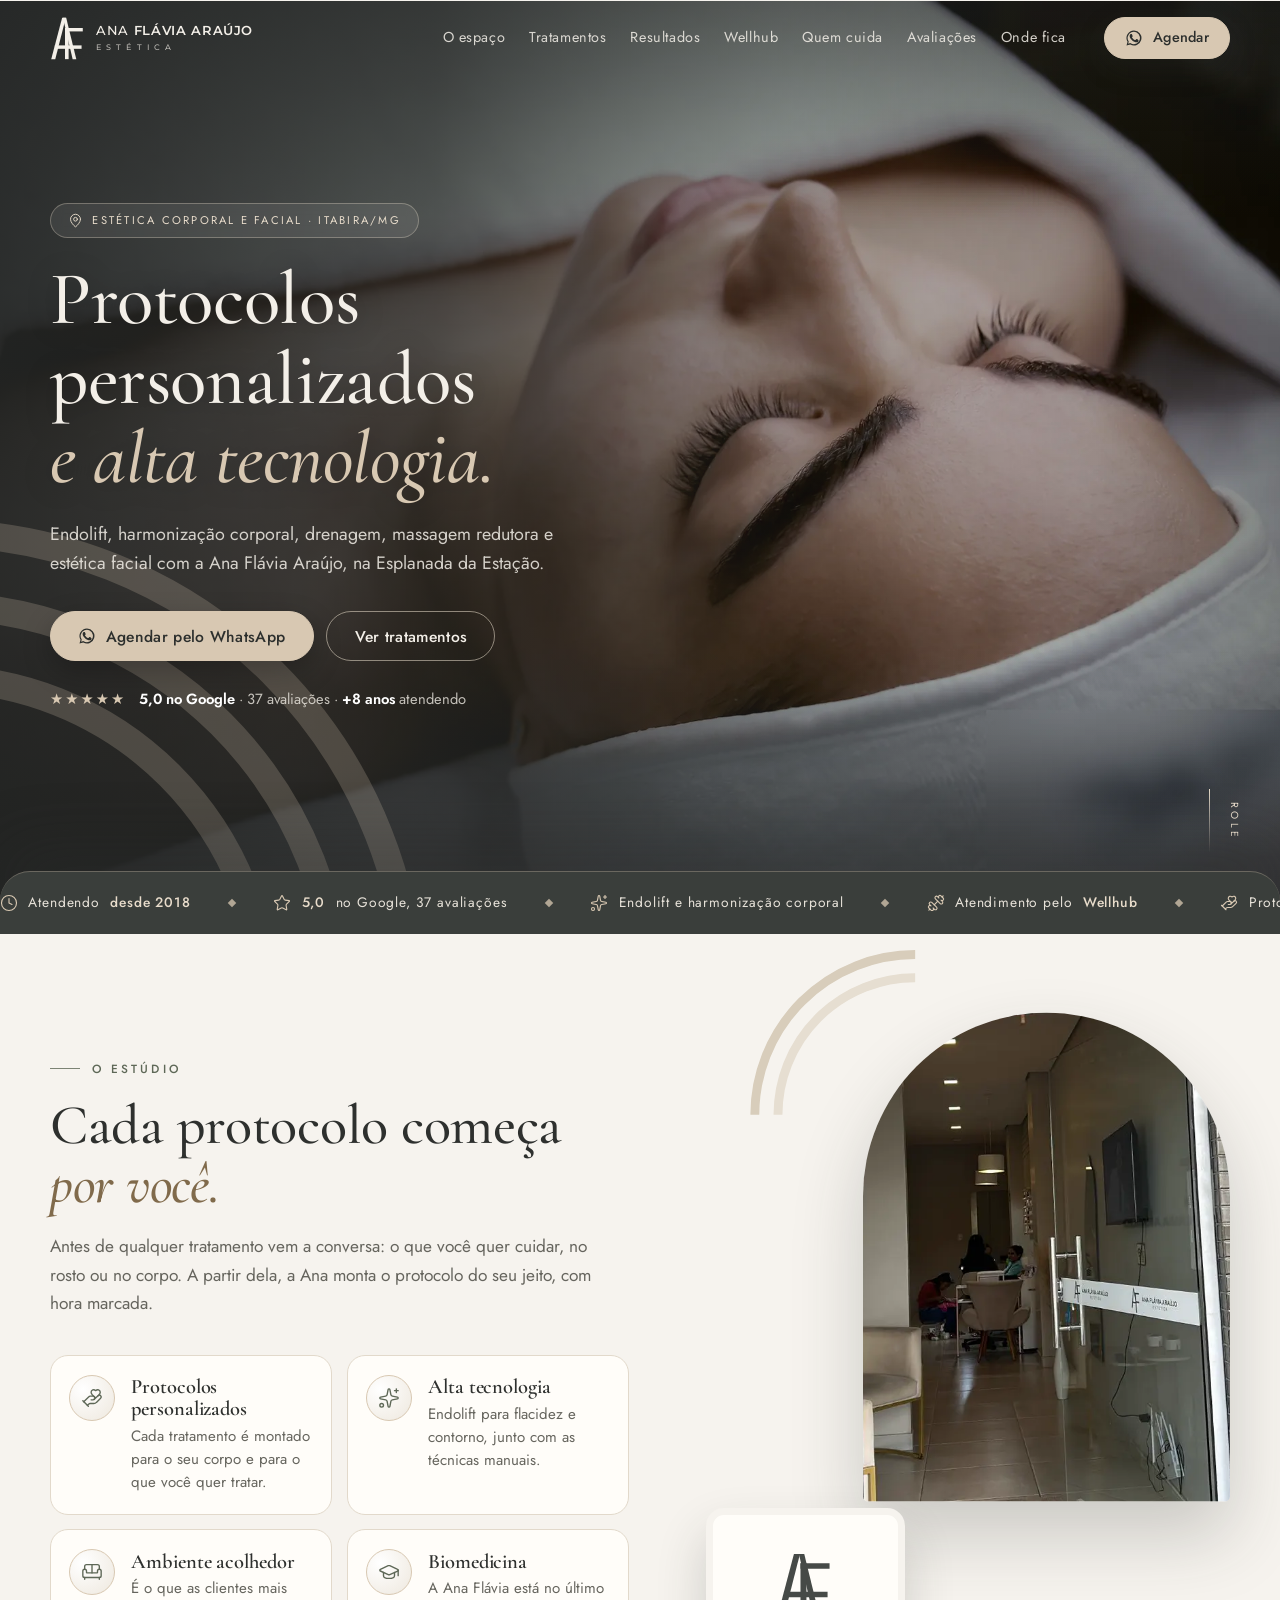
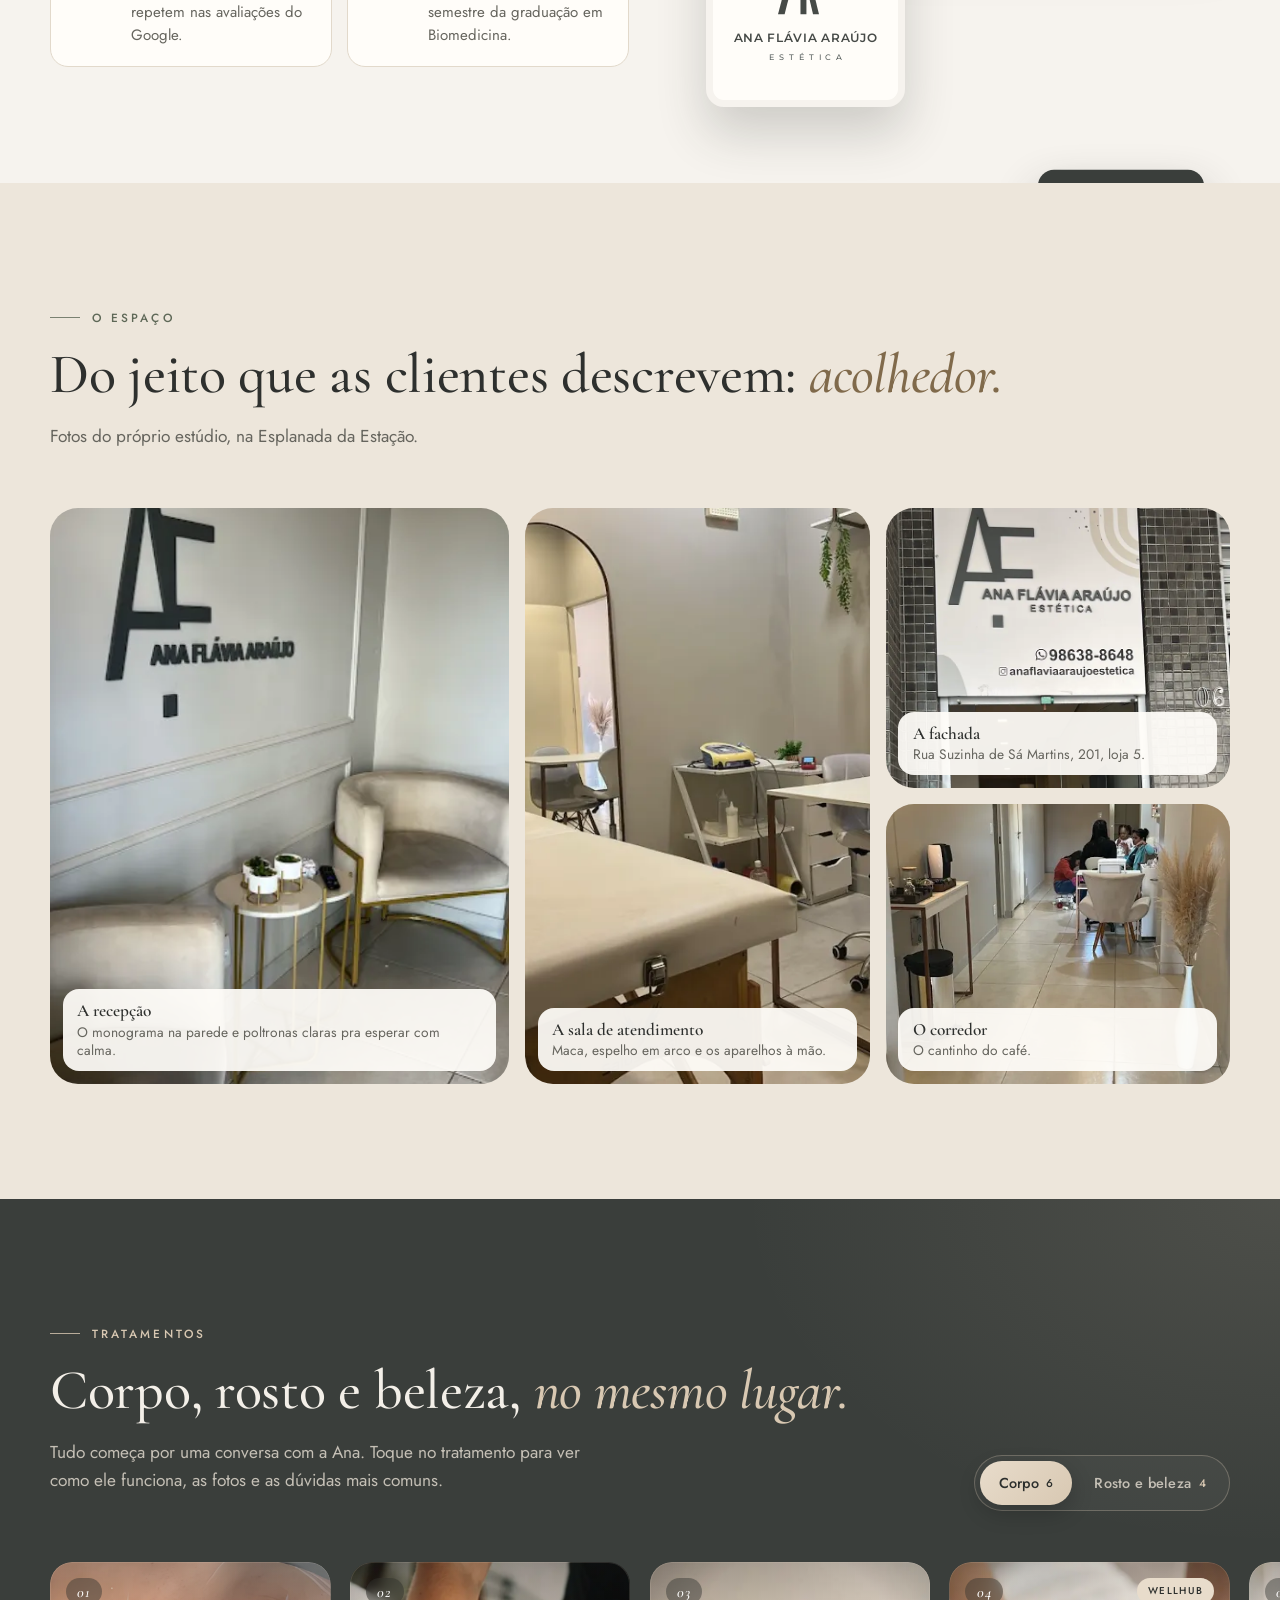
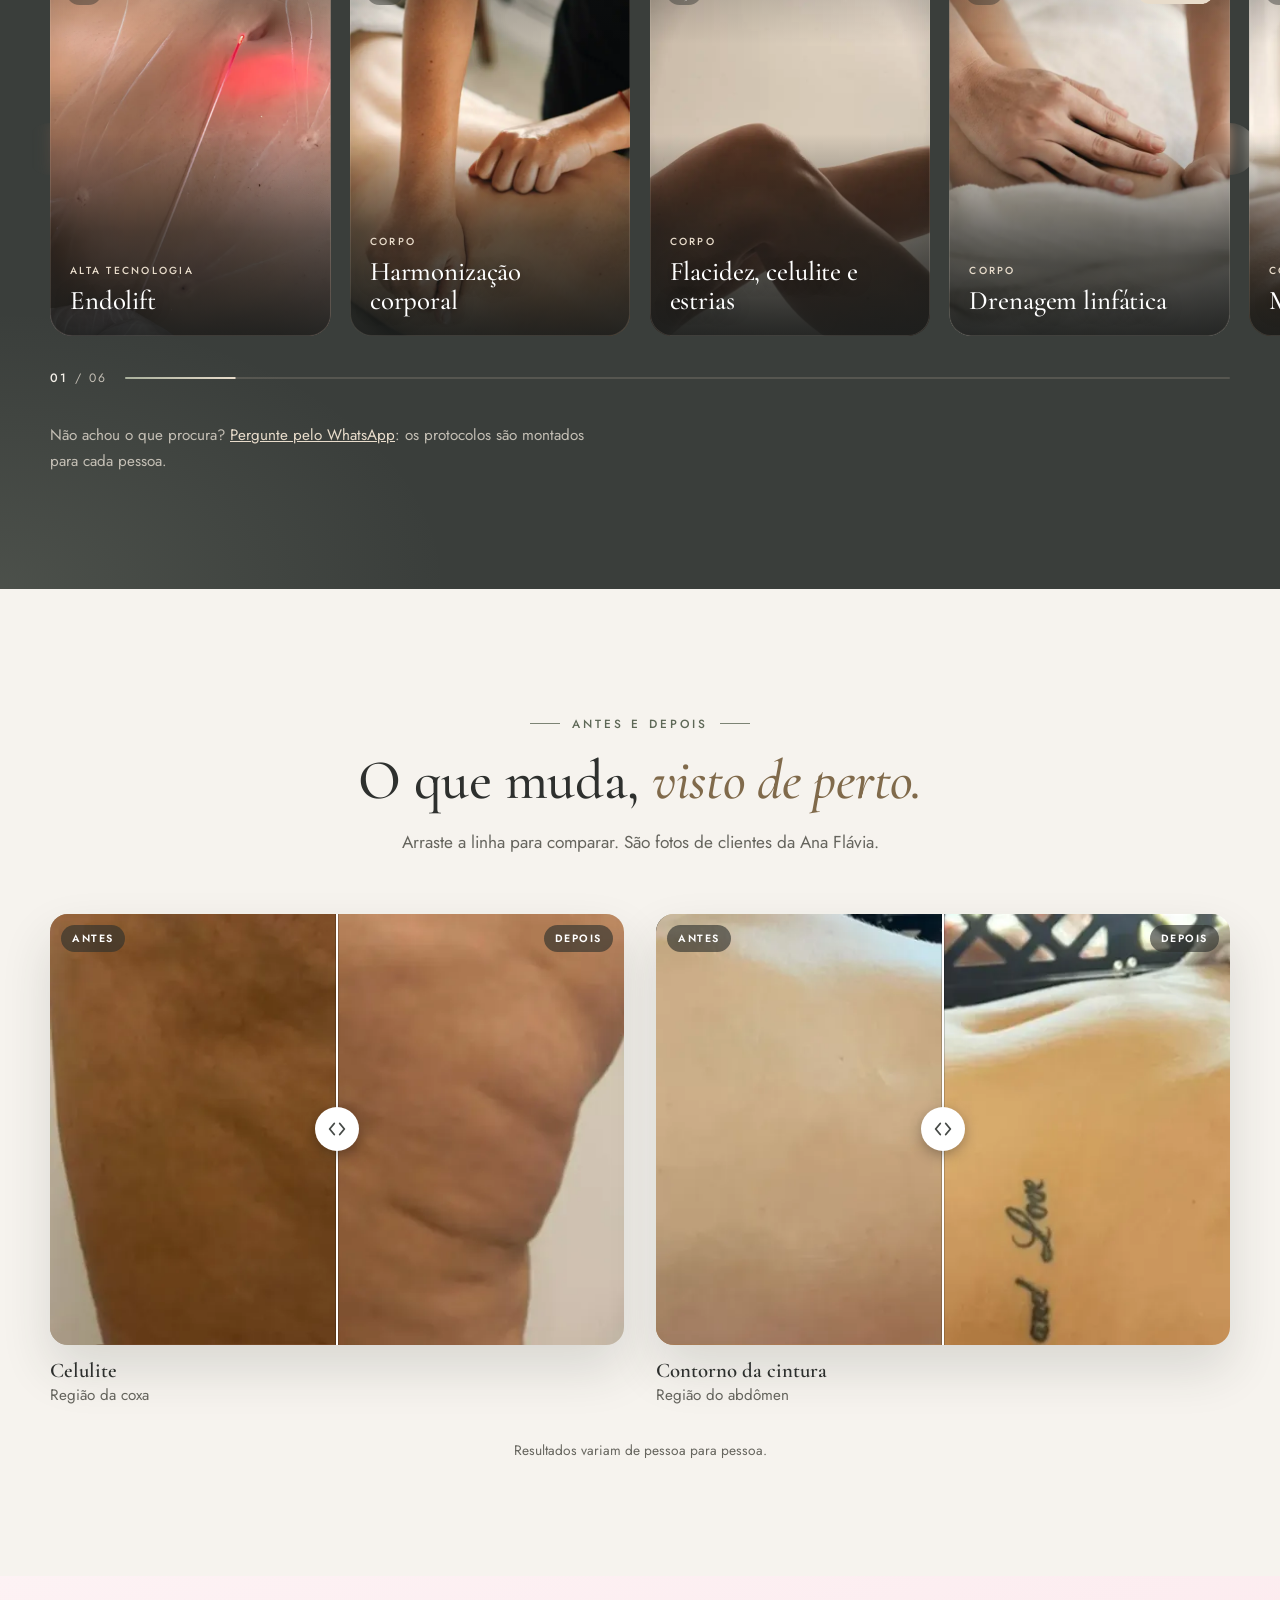
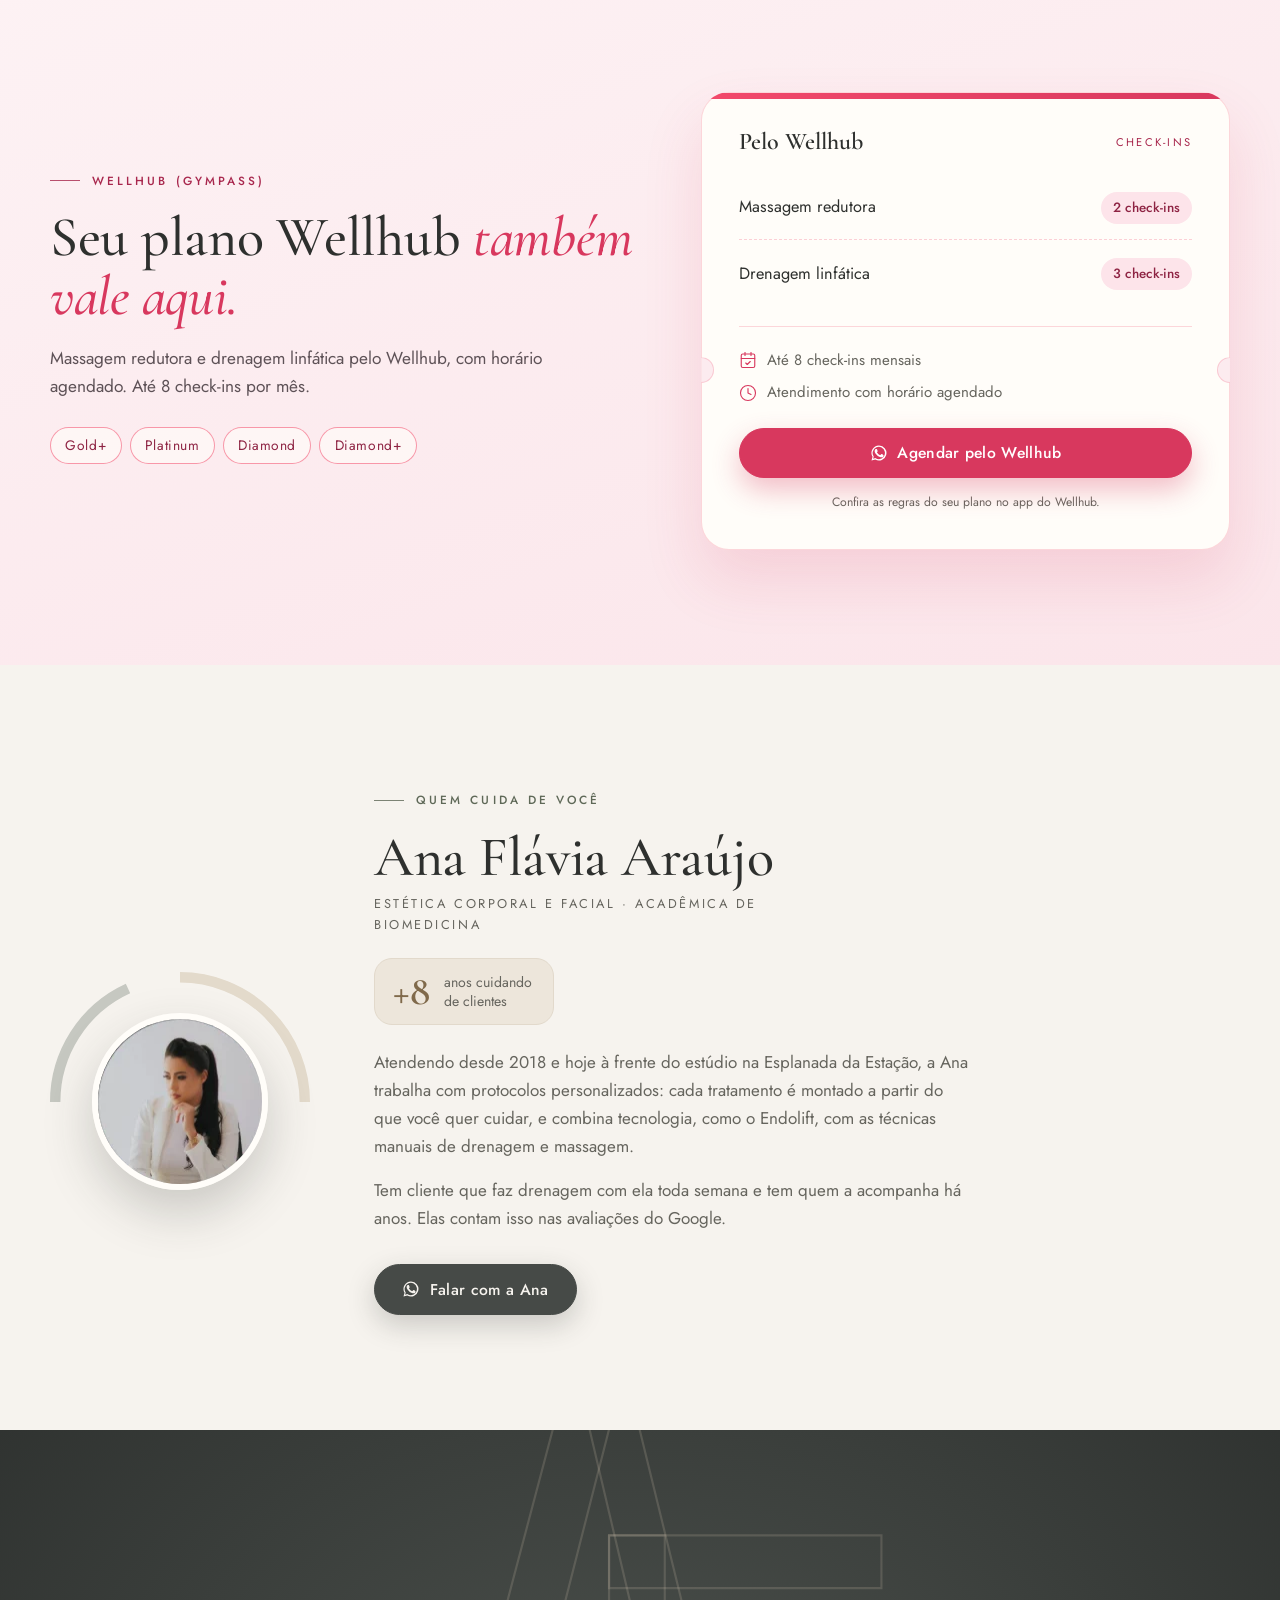
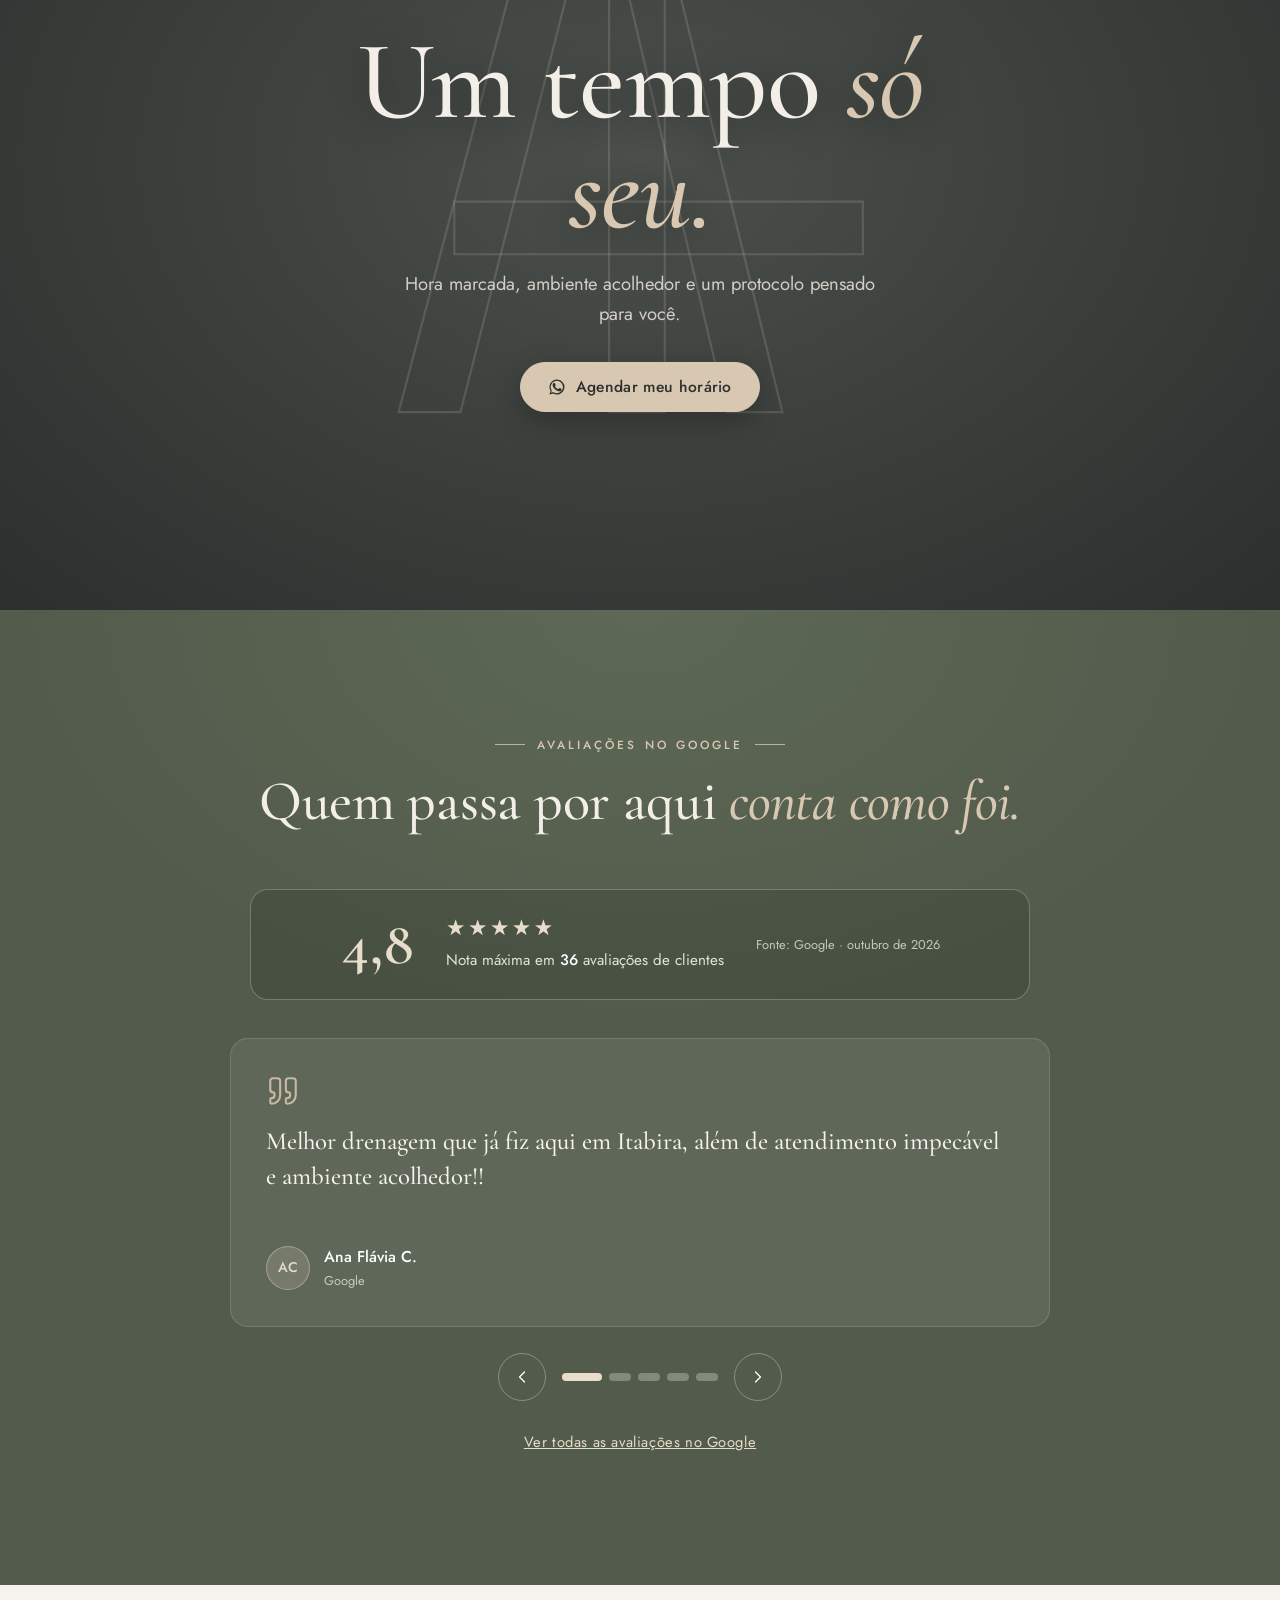
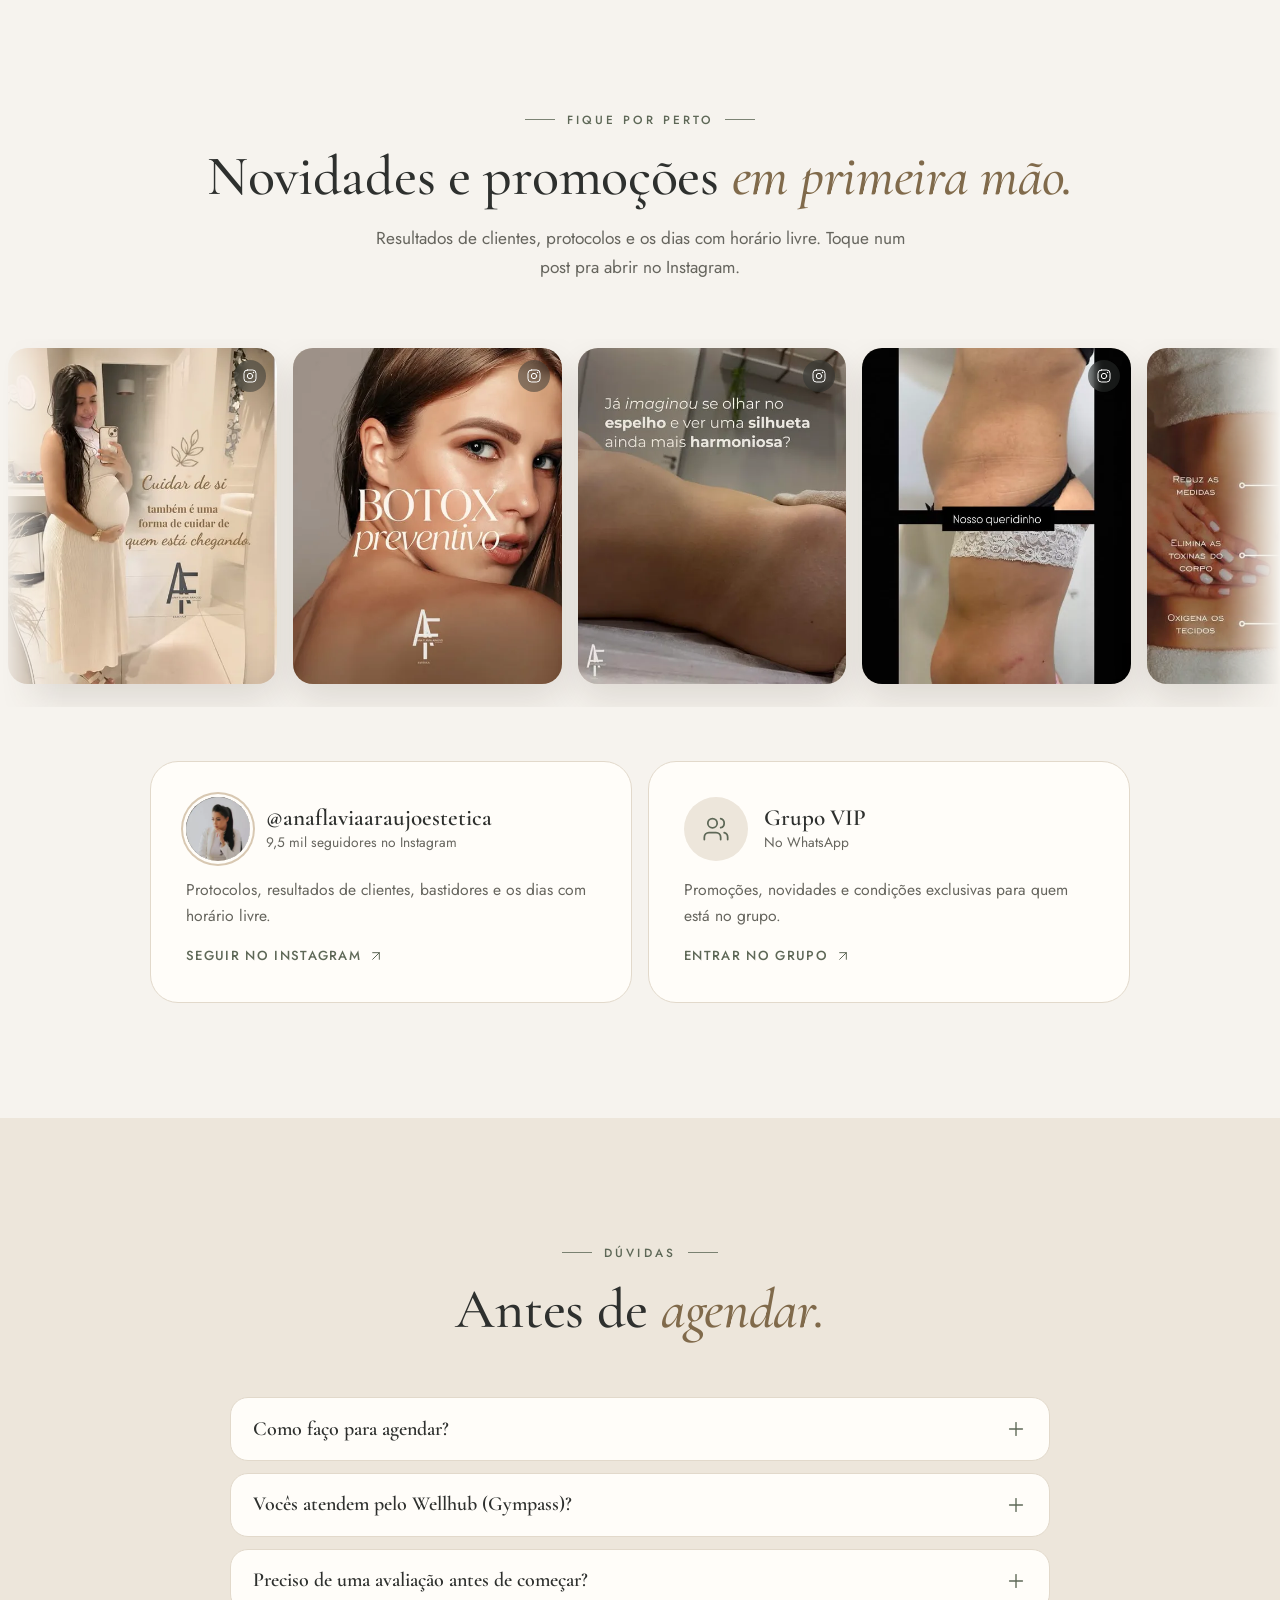
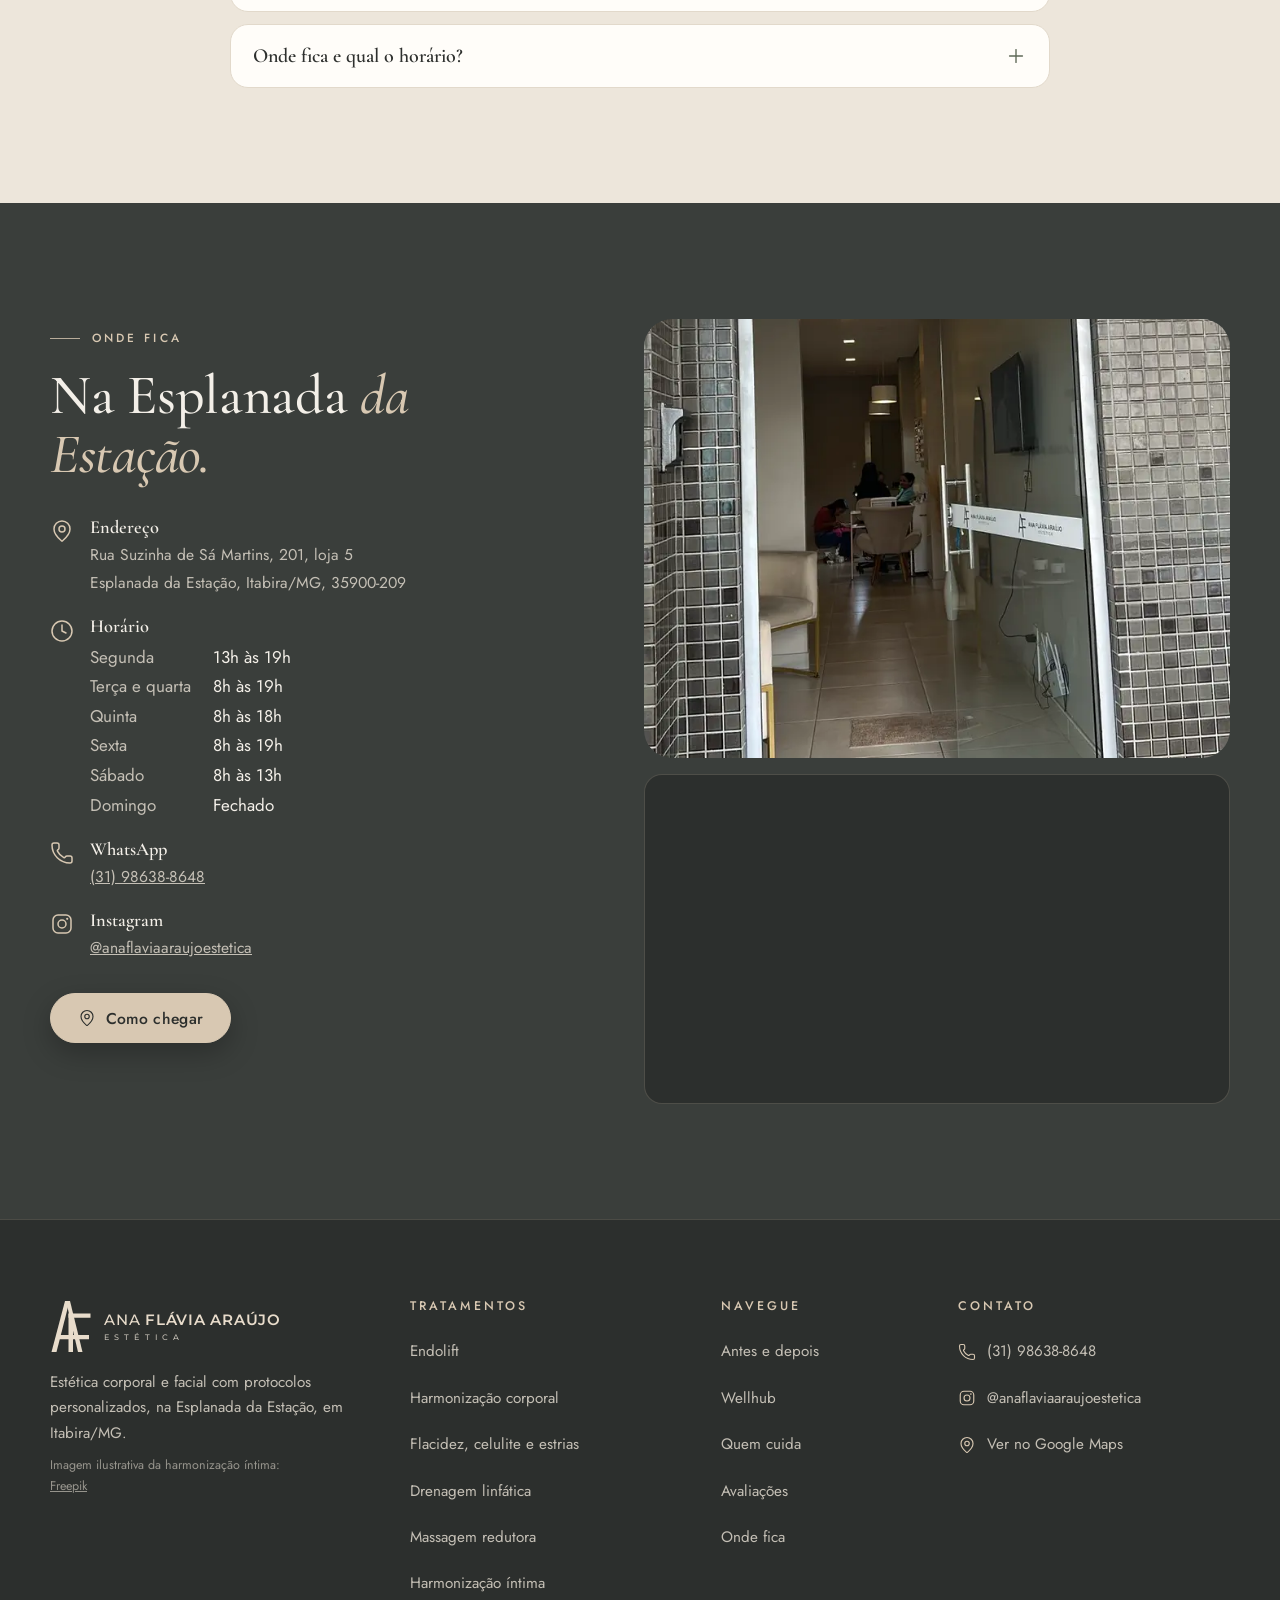
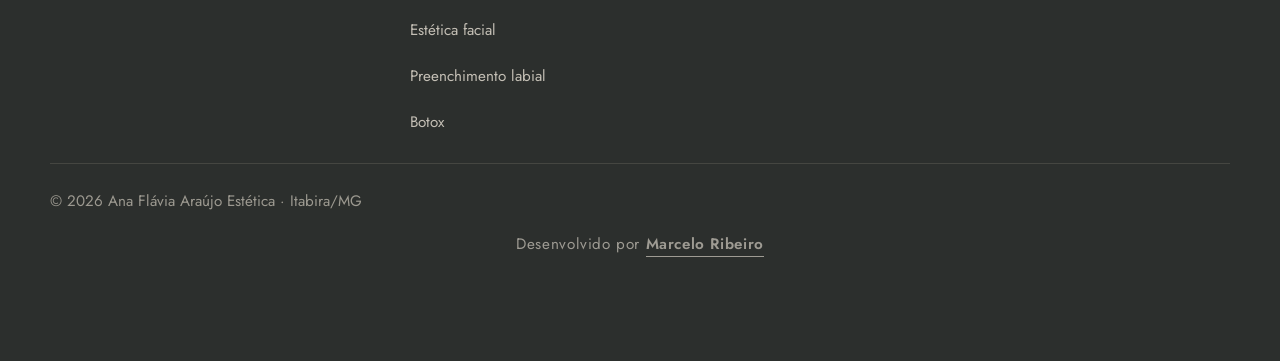
<file: index.html>
<!doctype html>
<html lang="pt-BR">
<head>
<!-- Google Analytics 4 (27/10/2026): conta os toques no WhatsApp pela medição otimizada -->
<script async src="https://www.googletagmanager.com/gtag/js?id=G-6NPV462FQ9"></script>
<script>
  window.dataLayer = window.dataLayer || [];
  function gtag(){dataLayer.push(arguments);}
  gtag('js', new Date());
  gtag('config', 'G-6NPV462FQ9');
</script>
<!-- Microsoft Clarity (27/10/2026): gravação das visitas e mapa de calor -->
<script type="text/javascript">
  (function(c,l,a,r,i,t,y){
    c[a]=c[a]||function(){(c[a].q=c[a].q||[]).push(arguments)};
    t=l.createElement(r);t.async=1;t.src="https://www.clarity.ms/tag/"+i;
    y=l.getElementsByTagName(r)[0];y.parentNode.insertBefore(t,y);
  })(window, document, "clarity", "script", "z4cx9zowdm");
</script>
<meta charset="utf-8">
<meta name="viewport" content="width=device-width, initial-scale=1">
<!-- Roda ANTES de o CSS pintar (mesma logica da WA):
     1. a classe `js`: sem ela nada depende de script;
     2. a abertura: so na PRIMEIRA visita da sessao, e nunca pra quem chega por
        ancora (#tratamentos). Com "reduzir movimento" ela so dissolve. -->
<script>
(function(d){
  d.className += " js";
  var calma = false, visto = false;
  try { calma = matchMedia("(prefers-reduced-motion: reduce)").matches; } catch(e){}
  try { visto = sessionStorage.getItem("afa-abertura") === "1"; } catch(e){}
  if (!visto && !location.hash) d.className += calma ? " com-intro intro-calma" : " com-intro";
  else d.className += " pronto";
})(document.documentElement);
</script>

<title>Ana Flávia Araújo Estética | Estética corporal e facial em Itabira/MG</title>
<meta name="description" content="Endolift, harmonização corporal, drenagem linfática, massagem redutora e estética facial com protocolos personalizados. Atendimento pelo Wellhub. Rua Suzinha de Sá Martins, 201, Esplanada da Estação, Itabira/MG.">
<meta name="theme-color" content="#F6F3EE">

<!-- canonical e og:image no GitHub Pages enquanto ela nao tiver dominio proprio -->
<link rel="canonical" href="https://anaflaviaaraujoestetica.com.br/">
<meta property="og:type" content="website">
<meta property="og:title" content="Ana Flávia Araújo Estética | Itabira/MG">
<meta property="og:description" content="Protocolos personalizados e alta tecnologia: Endolift, harmonização corporal, drenagem e estética facial na Esplanada da Estação.">
<!-- JPEG 1200x630 e URL absoluta: e o que o cartao de link do WhatsApp exige -->
<meta property="og:image" content="https://anaflaviaaraujoestetica.com.br/assets/img/og-capa.jpg">
<meta property="og:image:width" content="1200">
<meta property="og:image:height" content="630">
<meta property="og:image:alt" content="Fachada da Ana Flávia Araújo Estética, com o monograma AF na placa">
<meta property="og:site_name" content="Ana Flávia Araújo Estética">
<meta property="og:locale" content="pt_BR">
<meta name="twitter:card" content="summary_large_image">

<link rel="icon" href="favicon.svg" type="image/svg+xml">
<link rel="apple-touch-icon" href="apple-touch-icon.png">

<link rel="preconnect" href="https://fonts.googleapis.com">
<link rel="preconnect" href="https://fonts.gstatic.com" crossorigin>
<!-- Cormorant e Jost sao os da WA (o "estilo" pedido). Montserrat so pro nome
     da marca: e a sans geometrica em caixa alta da placa da fachada. -->
<link rel="stylesheet" href="https://fonts.googleapis.com/css2?family=Cormorant+Garamond:ital,wght@0,500;0,600;1,500&family=Jost:wght@400;500;600&family=Montserrat:wght@500;600&display=swap">

<link rel="preload" as="image" href="assets/img/hero-tratamento.webp" fetchpriority="high">

<style>
/* =====================================================================
   Ana Flavia Araujo Estetica, Itabira/MG
   ---------------------------------------------------------------------
   Estrutura e animacoes no estilo da WA Orofacial (pedido do Marcelo,
   14/10/2026), com as cores DELA, amostradas da placa da fachada
   (empresa.md): grafite do monograma (#464A47), areia dos arcos
   (#D2CAB8), cinza-salvia do arco do canto (#C6C8C1), creme da placa.
   No lugar do dourado e da noite da WA: nude e grafite.
   Contraste medido: --nude-texto passa so em titulo grande (4,1:1 no
   creme); texto pequeno colorido usa --salvia-texto (5,3:1).
   ===================================================================== */
:root{
  --creme:#F6F3EE;
  --areia:#EDE6DB;
  --linho:#E2D9CB;
  --papel:#FFFDF9;
  --nude:#D8C8B2;
  --nude-vivo:#E8DCCB;
  --nude-forte:#BBA585;
  --nude-texto:#806A4B;
  --salvia:#A9B09C;
  --salvia-texto:#5E6857;
  --salvia-funda:#535C4C;
  --salvia-funda-2:#5E6856;

  --grafite:#3A3E3B;
  --grafite-2:#464A47;
  --grafite-3:#2C2F2D;
  --tinta:#2E302E;
  --tinta-suave:#66655E;
  --claro:#F3EFE8;
  --claro-suave:#C4BFB5;

  --serif:"Cormorant Garamond",Georgia,"Times New Roman",serif;
  --sans:"Jost",system-ui,-apple-system,"Segoe UI",Arial,sans-serif;
  --marca:"Montserrat","Jost",system-ui,sans-serif;

  --raio:18px;
  --raio-g:28px;
  --suave:cubic-bezier(.22,1,.36,1);
  --topo-h:76px;
}

*,*::before,*::after{box-sizing:border-box}
html{-webkit-text-size-adjust:100%;scroll-behavior:smooth}
html.com-intro{overflow:hidden}
body{
  margin:0;background:var(--creme);color:var(--tinta);
  font-family:var(--sans);font-size:17px;line-height:1.65;
  overflow-x:clip;
}
img{max-width:100%;display:block;height:auto}
a{color:inherit}
p{margin:0 0 1rem}
h1,h2,h3,h4{margin:0;font-family:var(--serif);font-weight:500;line-height:1.06;letter-spacing:-.005em}
h1{font-size:clamp(2.7rem,6.4vw,4.7rem)}
h2{font-size:clamp(2.2rem,4.8vw,3.5rem)}
h3{font-size:1.5rem;font-weight:600}
h1 em,h2 em{font-style:italic;color:var(--nude-texto)}
[id]{scroll-margin-top:86px}

.env{width:min(1180px,100% - 2.5rem);margin-inline:auto}
.secao{position:relative;padding:clamp(4.2rem,9vw,7.5rem) 0;overflow-x:clip}
.secao--areia{background:var(--areia)}
.secao--grafite{background:var(--grafite);color:var(--claro)}
.secao--grafite h2,.secao--grafite h3{color:var(--claro)}
.secao--grafite h2 em,.secao--salvia h2 em{color:var(--nude)}
.secao--salvia{background:var(--salvia-funda);color:#E9ECE4}
.secao--salvia h2{color:var(--claro)}

.olho{
  display:inline-flex;align-items:center;gap:.75rem;margin-bottom:1.1rem;
  font-size:.74rem;font-weight:500;letter-spacing:.26em;text-transform:uppercase;
  color:var(--salvia-texto);
}
.olho::before{content:"";width:30px;height:1px;background:currentColor;opacity:.8}
.secao--grafite .olho,.secao--salvia .olho{color:var(--nude)}
.chamada{max-width:56ch;color:var(--tinta-suave);font-size:1.08rem;margin-top:1.1rem}
.secao--grafite .chamada{color:var(--claro-suave)}
.secao--salvia .chamada{color:#D2D6CB}
.cabeca{margin-bottom:clamp(2.2rem,4.6vw,3.6rem)}
.cabeca--centro{text-align:center}
.cabeca--centro .olho::after{content:"";width:30px;height:1px;background:currentColor;opacity:.8}
.cabeca--centro .chamada{margin-inline:auto}

/* ====================== botoes ======================
   O componente validado em video (templates/componentes/botao-brilho-hover):
   brilho que atravessa UMA vez no hover. Nada girando, nada em repouso. */
.btn{
  position:relative;isolation:isolate;overflow:hidden;
  display:inline-flex;align-items:center;justify-content:center;gap:.6rem;
  padding:.95rem 1.7rem;border-radius:999px;
  background:var(--grafite-2);color:var(--creme);border:1px solid var(--grafite-2);
  font:500 .98rem/1.1 var(--sans);letter-spacing:.02em;text-decoration:none;
  box-shadow:0 10px 28px rgba(46,48,46,.22);
  transition:transform .2s ease,box-shadow .3s ease,background .2s ease,border-color .3s ease;
}
.btn:hover,.btn:focus-visible{background:var(--grafite-3);border-color:var(--grafite-3);transform:translateY(-2px);box-shadow:0 16px 36px rgba(46,48,46,.3)}
.btn::before{
  content:"";position:absolute;top:0;left:-60%;width:40%;height:100%;z-index:1;
  background:linear-gradient(115deg,transparent,rgba(255,255,255,.4),transparent);
  transform:skewX(-20deg);transition:left .65s ease;pointer-events:none;
}
.btn:hover::before,.btn:focus-visible::before{left:130%}
/* em fundo escuro o botao vira nude com texto grafite */
.btn--nude{background:var(--nude);color:var(--grafite-3);border-color:var(--nude);box-shadow:0 10px 28px rgba(0,0,0,.25)}
.btn--nude:hover,.btn--nude:focus-visible{background:var(--nude-vivo);border-color:var(--nude-vivo);box-shadow:0 16px 36px rgba(0,0,0,.32)}
.btn--linha{background:transparent;color:var(--tinta);border-color:var(--nude-forte);box-shadow:none}
.btn--linha:hover,.btn--linha:focus-visible{background:var(--papel);border-color:var(--grafite-2);box-shadow:0 10px 24px rgba(40,30,15,.08)}
.btn__ico{width:18px;height:18px;flex:none;fill:currentColor}
.btn .i{width:18px;height:18px}
.acoes{display:flex;flex-wrap:wrap;gap:.8rem;margin-top:2rem}
:focus-visible{outline:2px solid var(--nude-forte);outline-offset:3px}

/* ====================== icones (Lucide, traco 1.5) ====================== */
.i{width:24px;height:24px;flex:none;fill:none;stroke:currentColor;stroke-width:1.5;stroke-linecap:round;stroke-linejoin:round}

.pular{position:absolute;left:-999px;top:.6rem;z-index:300;background:var(--grafite-2);color:var(--creme);padding:.6rem 1rem;border-radius:8px}
.pular:focus{left:.6rem}

.progresso{
  position:fixed;left:0;right:0;top:0;height:2px;z-index:90;pointer-events:none;
  background:linear-gradient(90deg,var(--salvia),var(--nude-forte));
  transform-origin:0 50%;transform:scaleX(0);
}

/* =====================================================================
   ABERTURA (no estilo da WA, com os motivos da placa dela)
   ---------------------------------------------------------------------
   - as portas sao creme, a cor da placa;
   - os arcos concentricos de areia do canto da placa se desenham;
   - o monograma AF e desenhado em traco grafite e depois preenche;
   - o nome abre da esquerda pra direita, "ESTETICA" assenta e o
     quadradinho do logo cai no lugar;
   - os pontinhos do respingo da placa aparecem;
   - as portas se abrem do centro.
   Tres segundos, uma vez por sessao, pula com clique ou Esc, saida de
   seguranca aos 6s. Pra remover: apagar o <div class="intro">, este bloco
   e o bloco 1 do script.
   ===================================================================== */
.intro{display:none;position:fixed;inset:0;z-index:200;overflow:hidden;cursor:pointer;background:transparent}
.com-intro .intro{display:block}
.intro__porta{position:absolute;top:0;bottom:0;width:50.5%;transition:transform 1.05s cubic-bezier(.77,0,.18,1)}
.intro__porta--esq{left:0;background:linear-gradient(90deg,#EFEAE2,#F6F3EE)}
.intro__porta--dir{right:0;background:linear-gradient(270deg,#EFEAE2,#F6F3EE)}
.intro.sai .intro__porta--esq{transform:translateX(-101%)}
.intro.sai .intro__porta--dir{transform:translateX(101%)}
.intro__costura{
  position:absolute;left:50%;top:0;bottom:0;width:2px;margin-left:-1px;z-index:1;
  background:linear-gradient(180deg,transparent,rgba(70,74,71,.55) 50%,transparent);opacity:0;
}
.intro.sai .intro__costura{animation:fresta .8s ease-out forwards}
@keyframes fresta{0%{opacity:0;transform:scaleX(1)}25%{opacity:1}100%{opacity:0;transform:scaleX(60)}}
/* arcos do canto da placa: tres faixas de areia, uma dentro da outra */
.intro__arcos{position:absolute;right:-6vmin;top:-6vmin;width:min(62vmin,520px);height:auto;z-index:1;overflow:visible}
.intro__arcos path{fill:none;stroke:#D8CDBB;stroke-linecap:butt;stroke-dasharray:1;stroke-dashoffset:1;animation:traca 1.3s cubic-bezier(.65,0,.35,1) forwards}
.intro__arcos path:nth-child(2){animation-delay:.15s;stroke:#E2D8C8}
.intro__arcos path:nth-child(3){animation-delay:.3s;stroke:#CDC2AE}
.intro__arcos--baixo{right:auto;top:auto;left:-10vmin;bottom:-10vmin;width:min(44vmin,360px);transform:rotate(180deg)}
.intro__arcos--baixo path{stroke:#D3D5CE !important}
.intro__pontos{position:absolute;inset:0;z-index:1;pointer-events:none}
.intro__pontos i{position:absolute;left:var(--x);top:var(--y);width:var(--t,4px);height:var(--t,4px);border-radius:50%;background:#5A615F;opacity:0;animation:pinga .5s var(--a,1.6s) var(--suave) forwards}
@keyframes pinga{from{opacity:0;transform:scale(0)}to{opacity:.7;transform:scale(1)}}
.intro__centro{
  position:absolute;inset:0;z-index:2;
  display:grid;place-items:center;align-content:center;gap:1rem;padding:2rem;
  transition:opacity .45s ease,transform .9s var(--suave);
}
.intro__mono{width:min(30vw,150px);height:auto;overflow:visible}
.intro__tracos path{
  fill:none;stroke:#464A47;stroke-width:1.6;stroke-linejoin:miter;
  stroke-dasharray:1;stroke-dashoffset:1;
  animation:traca 1.35s .25s cubic-bezier(.65,0,.35,1) forwards;
}
.intro__tracos path:nth-child(3){animation-delay:.55s}
.intro__tracos path:nth-child(4),.intro__tracos path:nth-child(5){animation-delay:.75s}
.intro__tracos{animation:some .5s 1.7s ease forwards}
.intro__preenche{opacity:0;animation:aparece .8s 1.3s ease forwards}
.intro__nome{
  margin:.4rem 0 0;font:600 clamp(1.05rem,3.4vw,1.45rem)/1 var(--marca);letter-spacing:.05em;color:#464A47;white-space:nowrap;
  clip-path:inset(0 100% 0 0);animation:abre .9s 1.55s cubic-bezier(.65,0,.35,1) forwards;
}
.intro__nome span{font-weight:500}
.intro__sub{margin:0;font:500 .72rem/1 var(--marca);letter-spacing:.9em;padding-left:.9em;color:#5A615F;opacity:0;animation:assenta .9s 1.95s var(--suave) forwards}
.intro__quadro{width:12px;height:12px;background:#5A615F;opacity:0;animation:cai .6s 2.2s cubic-bezier(.34,1.56,.64,1) forwards}
@keyframes cai{from{opacity:0;transform:translateY(-26px)}to{opacity:1;transform:none}}
.intro__pular{
  position:absolute;right:1.1rem;bottom:1.1rem;z-index:4;
  font:500 .8rem var(--sans);letter-spacing:.08em;color:#5A615F;
  background:rgba(255,255,255,.5);border:1px solid #D8CDBB;border-radius:999px;
  padding:.55rem 1.05rem;cursor:pointer;transition:opacity .3s;
}
.intro.sai .intro__centro{opacity:0;transform:scale(1.05)}
.intro.sai .intro__arcos,.intro.sai .intro__pontos,.intro.sai .intro__pular{opacity:0;transition:opacity .35s}

@keyframes traca{to{stroke-dashoffset:0}}
@keyframes some{to{opacity:0}}
@keyframes aparece{to{opacity:1}}
@keyframes abre{to{clip-path:inset(0 0 0 0)}}
@keyframes assenta{to{opacity:1;letter-spacing:.5em;padding-left:.5em}}

.intro-calma .intro__tracos,.intro-calma .intro__costura,.intro-calma .intro__arcos{display:none}
.intro-calma .intro__preenche{animation:aparece .6s .1s ease forwards}
.intro-calma .intro__nome{clip-path:none;opacity:0;animation:aparece .6s .3s ease forwards}
.intro-calma .intro__sub{letter-spacing:.5em;padding-left:.5em;animation:aparece .6s .45s ease forwards}
.intro-calma .intro__quadro{animation:aparece .6s .5s ease forwards}
.intro-calma .intro__pontos i{animation:aparece .6s .5s ease forwards}
.intro-calma .intro__porta{transition:none}
.intro-calma .intro.sai{opacity:0;transition:opacity .6s ease}
.intro-calma .intro.sai .intro__porta--esq,.intro-calma .intro.sai .intro__porta--dir{transform:none}

/* ====================== topo ====================== */
.topo{
  position:sticky;top:0;z-index:60;
  background:rgba(246,243,238,.9);-webkit-backdrop-filter:blur(12px);backdrop-filter:blur(12px);
  border-bottom:1px solid rgba(187,165,133,.28);
  transition:background .35s ease,border-color .35s ease;
}
.js .topo:not(.topo--rolado){background:transparent;-webkit-backdrop-filter:none;backdrop-filter:none;border-bottom-color:transparent}
/* em cima da foto escura do topo o cabecalho fica claro; rolou, volta ao normal */
.js .topo:not(.topo--rolado) .marca{color:var(--claro)}
.js .topo:not(.topo--rolado) .marca__sub{color:rgba(243,239,232,.72)}
.js .topo:not(.topo--rolado) .menu a{color:var(--claro)}
.js .topo:not(.topo--rolado) .menu a:hover{color:var(--nude)}
.js .topo:not(.topo--rolado) .topo__cta{background:var(--nude);border-color:var(--nude);color:var(--grafite-3)}
.js .topo:not(.topo--rolado) .topo__cta:hover,.js .topo:not(.topo--rolado) .topo__cta:focus-visible{background:var(--nude-vivo);border-color:var(--nude-vivo)}
.topo__linha{display:flex;align-items:center;gap:1.2rem;min-height:var(--topo-h)}
.marca{display:flex;align-items:center;gap:.75rem;flex:none;text-decoration:none;color:var(--grafite-2)}
.marca__mono{width:34px;height:43px;fill:currentColor}
.marca__texto{display:flex;flex-direction:column;gap:.38rem}
.marca__nome{font:600 .82rem/1 var(--marca);letter-spacing:.05em;white-space:nowrap}
.marca__nome span{font-weight:500}
.marca__sub{font:500 .52rem/1 var(--marca);letter-spacing:.62em;color:#5A615F}
.menu{display:none;margin-left:auto;gap:1.5rem}
.menu a{
  display:flex;align-items:center;min-height:48px;text-decoration:none;
  font-size:.9rem;letter-spacing:.04em;color:var(--tinta);opacity:.86;transition:opacity .2s,color .2s;
}
.menu a:hover{opacity:1;color:var(--nude-texto)}
.topo__cta{margin-left:auto;padding:.68rem 1.25rem;font-size:.9rem}
@media (min-width:1080px){.menu{display:flex}.topo__cta{margin-left:1.2rem}}
@media (max-width:430px){
  .marca{gap:.55rem}
  .marca__mono{width:28px;height:35px}
  .marca__nome{font-size:.7rem}
  .marca__sub{font-size:.46rem;letter-spacing:.55em}
  .topo__cta{padding:.58rem .95rem;font-size:.84rem;gap:.45rem}
}
@media (max-width:359px){.marca__texto{display:none}}

/* =====================================================================
   HERO, "coberto pelo scroll" (o efeito do site do Marcelo, igual na WA)
   ---------------------------------------------------------------------
   14/10/2026, a noite (pedido dele: "esse topo pode mudar, nao gostei
   muito"): foto de tratamento ocupando a tela, veu grafite vindo da
   esquerda e o texto em creme, como a WA. As salas que passavam no arco
   foram pra "O espaco", no formato da Bem Viver. Os arcos da placa ficam
   no canto, em nude. O cabecalho fica claro enquanto esta em cima da foto.
   --cobre (0 a 1) escurece e recua o conteudo enquanto a pagina sobe.
   ===================================================================== */
.hero{
  position:sticky;top:var(--hero-topo,0px);z-index:0;isolation:isolate;
  min-height:100vh;min-height:100svh;
  margin-top:calc(-1 * var(--topo-h));
  padding:calc(var(--topo-h) + clamp(1.5rem,4vw,3rem)) 0 clamp(4.5rem,9vw,6rem);
  display:flex;align-items:center;
  background:var(--grafite-3);color:var(--claro);
  overflow:hidden;
}
.hero--coberto{visibility:hidden}
.hero::after{
  content:"";position:absolute;inset:0;z-index:5;pointer-events:none;
  background:var(--grafite-3);opacity:calc(var(--cobre,0) * .55);
}
/* a foto respira devagar (scale, nao transform: o transform fica livre) */
.hero__fundo{position:absolute;inset:0;z-index:-2;overflow:hidden}
.hero__fundo img{width:100%;height:100%;object-fit:cover;object-position:70% 40%;animation:respira 16s ease-in-out infinite alternate}
@keyframes respira{from{scale:1.02}to{scale:1.09}}
.hero__veu{
  position:absolute;inset:0;z-index:-1;pointer-events:none;
  background:
    linear-gradient(90deg,rgba(36,38,37,.9) 0%,rgba(36,38,37,.74) 34%,rgba(36,38,37,.28) 62%,rgba(36,38,37,.05) 85%),
    linear-gradient(180deg,rgba(36,38,37,.5) 0%,rgba(36,38,37,0) 24%,rgba(36,38,37,0) 72%,rgba(36,38,37,.55) 100%);
}
/* os arcos da placa, abracando o canto de baixo */
.hero__arcos{position:absolute;left:-5%;bottom:-12%;z-index:-1;width:min(50vw,560px);height:auto;transform:scaleX(-1);opacity:.22;pointer-events:none;overflow:visible}
.hero__arcos path{fill:none;stroke:var(--nude);stroke-linecap:butt}

.hero__grade{
  position:relative;z-index:1;
  transform:translateY(calc(var(--cobre,0) * -50px)) scale(calc(1 - var(--cobre,0) * .035));
}
.hero__texto{max-width:40rem}
.hero__selo{
  display:inline-flex;align-items:center;gap:.6rem;margin-bottom:1.4rem;
  padding:.45rem 1.05rem;border-radius:999px;
  background:rgba(255,253,249,.08);border:1px solid rgba(232,220,203,.32);
  -webkit-backdrop-filter:blur(6px);backdrop-filter:blur(6px);
  font-size:.7rem;letter-spacing:.2em;text-transform:uppercase;color:var(--nude-vivo);
}
.hero__selo .i{width:15px;height:15px}
.hero h1{max-width:11.5em;color:var(--claro);text-shadow:0 2px 30px rgba(0,0,0,.25)}
.hero h1 em{display:block;color:var(--nude)}
.hero__sub{max-width:33rem;margin:1.3rem 0 0;font-size:1.12rem;color:rgba(243,239,232,.84)}
.hero .btn--linha{color:var(--claro);border-color:rgba(232,220,203,.55)}
.hero .btn--linha:hover,.hero .btn--linha:focus-visible{background:rgba(255,253,249,.1);border-color:var(--nude-vivo);color:#fff}
.hero__nota{display:flex;flex-wrap:wrap;align-items:center;gap:.4rem .8rem;margin-top:1.6rem;font-size:.92rem;color:rgba(243,239,232,.78)}
.hero__nota .estrelas{color:var(--nude);letter-spacing:.14em}
.hero__nota b{color:#fff;font-weight:600}
.hero__rolar{
  position:absolute;right:clamp(1.2rem,3vw,2.4rem);bottom:clamp(2rem,5vw,3rem);z-index:1;
  display:none;flex-direction:column;align-items:center;gap:.9rem;
  font-size:.64rem;letter-spacing:.34em;text-transform:uppercase;color:var(--nude-vivo);writing-mode:vertical-rl;
}
.hero__rolar::after{content:"";width:1px;height:64px;background:linear-gradient(var(--nude-vivo),transparent);animation:gota 2.2s ease-in-out infinite}
@keyframes gota{0%{transform:scaleY(0);transform-origin:top}45%{transform:scaleY(1);transform-origin:top}55%{transform:scaleY(1);transform-origin:bottom}100%{transform:scaleY(0);transform-origin:bottom}}
@media (min-width:1100px){.hero__rolar{display:flex}}
/* celular: o rosto fica em cima, o texto embaixo, sobre o veu que escurece pra baixo */
@media (max-width:899px){
  .hero{align-items:flex-end;padding-bottom:clamp(3.4rem,10vw,4.5rem)}
  /* a foto fica so na parte de cima, pra caber o rosto inteiro; embaixo, grafite liso */
  .hero__fundo{bottom:auto;height:62%}
  .hero__fundo img{object-position:80% 50%}
  .hero__veu{background:linear-gradient(180deg,rgba(36,38,37,.5) 0%,rgba(36,38,37,0) 16%,rgba(36,38,37,0) 32%,rgba(36,38,37,.72) 50%,var(--grafite-3) 61%,var(--grafite-3) 100%)}
  .hero__arcos{width:92vw;left:-32%;bottom:-6%;opacity:.14}
}
@media (max-width:430px){
  .hero h1{font-size:2.35rem}
  .hero__selo{font-size:.6rem;letter-spacing:.14em;padding:.4rem .8rem}
  .hero__sub{font-size:1rem;margin-top:.9rem}
  .hero .acoes{margin-top:1.4rem}
  .hero .acoes .btn{flex:1 1 auto}
}
/* entrada do texto, so depois da abertura */
.entrada .hero__texto > *{animation:sobe .9s var(--suave) both}
.entrada .hero__texto > :nth-child(2){animation-delay:.08s}
.entrada .hero__texto > :nth-child(3){animation-delay:.16s}
.entrada .hero__texto > :nth-child(4){animation-delay:.24s}
.entrada .hero__texto > :nth-child(5){animation-delay:.32s}
@keyframes sobe{from{opacity:0;transform:translateY(22px)}}

/* ====================== a folha que cobre o hero ======================
   Toda secao depois do hero fica por cima (z-index 1) e com fundo OPACO:
   :where() zera a especificidade, secao com fundo proprio manda. */
main > section:not(.hero),.rodape{position:relative;z-index:1}
:where(main > section:not(.hero)){background-color:var(--creme)}
/* Na tela de toque cada secao vira camada propria, recortada na propria
   caixa e de fundo solido: o navegador a trata como opaca, e bloco ainda nao
   pintado sai na cor da secao em vez de mostrar o hero travado por tras (o
   "espaco vazio" ao rolar logo na primeira abertura, 21/10/2026). A faixa fica
   fora: canto redondo e sombra nao sao opacos. Secao com fundo so de degrade
   precisa da cor por baixo, senao nao conta (main > ganha da regra de degrade,
   que vem depois). */
@media (hover:none){
  main > section:not(.hero):not(.faixa){will-change:transform;overflow:clip}
  main > .secao--wellhub{background-color:#FBE5EA}
  main > .exp{background-color:var(--grafite-3)}
  main > .avaliacoes-secao{background-color:var(--salvia-funda)}
}
.faixa{
  margin-top:-30px;border-radius:30px 30px 0 0;
  background:var(--grafite);border-top:1px solid rgba(216,200,178,.3);
  box-shadow:0 -26px 60px rgba(46,48,46,.28);
  overflow:hidden;padding:1.2rem 0 1.25rem;
}
.faixa__pista{display:flex;width:max-content;animation:faixa 42s linear infinite}
.faixa:hover .faixa__pista{animation-play-state:paused}
.faixa__trilho{display:flex;align-items:center;gap:2.4rem;padding-right:2.4rem;white-space:nowrap}
.faixa__item{display:inline-flex;align-items:center;gap:.65rem;font-size:.86rem;letter-spacing:.06em;color:#E7E2D9}
.faixa__item .i{width:18px;height:18px;color:var(--nude)}
.faixa__item b{color:var(--nude-vivo);font-weight:500}
.faixa__sep{width:6px;height:6px;transform:rotate(45deg);background:var(--nude);opacity:.75;flex:none}
@keyframes faixa{to{transform:translateX(-50%)}}

/* ====================== essencia ====================== */
.essencia{display:grid;gap:clamp(3rem,6vw,5rem);align-items:center}
@media (min-width:980px){.essencia{grid-template-columns:1.05fr .95fr}}
.pilares{display:grid;gap:.9rem;margin-top:2.3rem}
@media (min-width:560px){.pilares{grid-template-columns:1fr 1fr}}
.pilar{
  display:flex;gap:1rem;align-items:flex-start;padding:1.2rem 1.15rem;
  border-radius:var(--raio);background:var(--papel);border:1px solid var(--linho);
  transition:transform .35s var(--suave),box-shadow .35s ease,border-color .35s ease;
}
.pilar:hover{transform:translateY(-4px);border-color:var(--nude-forte);box-shadow:0 18px 40px rgba(60,50,30,.09)}
.pilar__ico{
  width:46px;height:46px;border-radius:50%;flex:none;display:grid;place-items:center;
  color:var(--salvia-texto);background:radial-gradient(circle at 30% 30%,#fff,#EEE8DE);border:1px solid var(--nude);
}
.pilar__ico .i{width:22px;height:22px}
.pilar h3{font-size:1.28rem;margin:.1rem 0 .3rem}
.pilar p{margin:0;font-size:.94rem;line-height:1.55;color:var(--tinta-suave)}

.compo{position:relative;min-height:clamp(430px,50vw,600px)}
.compo__a{position:absolute;right:0;top:0;width:70%;aspect-ratio:3/4;border-radius:999px 999px var(--raio-g) var(--raio-g);overflow:hidden;box-shadow:0 34px 70px rgba(46,48,46,.22)}
.compo__a img{width:100%;height:100%;object-fit:cover}
.compo__b{
  position:absolute;left:0;bottom:10%;width:38%;aspect-ratio:1;z-index:2;
  display:grid;place-items:center;align-content:center;gap:.55rem;
  border-radius:var(--raio);background:var(--papel);border:7px solid var(--creme);
  box-shadow:0 26px 50px rgba(46,48,46,.2);color:var(--grafite-2);
}
.compo__b svg{width:30%;height:auto;fill:currentColor}
.compo__b span{font:600 clamp(.55rem,1.1vw,.72rem)/1 var(--marca);letter-spacing:.06em;white-space:nowrap}
.compo__b small{font:500 clamp(.42rem,.8vw,.52rem)/1 var(--marca);letter-spacing:.6em;padding-left:.6em;color:#5A615F}
.compo__anel{position:absolute;left:6%;top:4%;width:34%;aspect-ratio:1;z-index:1;pointer-events:none}
.compo__anel svg{width:100%;height:100%;overflow:visible}
.compo__anel path{fill:none;stroke-linecap:butt}
.compo__selo{
  position:absolute;right:5%;bottom:-2%;z-index:3;
  display:flex;align-items:center;gap:.85rem;padding:.95rem 1.2rem;border-radius:16px;
  background:var(--grafite);color:var(--claro);box-shadow:0 20px 44px rgba(46,48,46,.3);
}
.compo__selo strong{font:600 2.3rem/1 var(--serif);color:var(--nude)}
.compo__selo span{display:block;font-size:.8rem;line-height:1.35;color:var(--claro-suave)}
.compo__selo .estrelas{color:var(--nude-vivo);letter-spacing:.14em;font-size:.82rem}
@media (max-width:560px){
  .compo{min-height:0;aspect-ratio:10/11}
  .compo__a{width:74%}
  .compo__b{width:50%;border-width:5px}
  .compo__selo{padding:.8rem 1rem}
  .compo__selo strong{font-size:1.9rem}
}

/* =====================================================================
   TRATAMENTOS: a vitrine da WA (trilho de ponta a ponta, setas nas pontas
   e no meio da altura da foto, contador e barra, parallax lateral da foto,
   entrada em cortina) com as ABAS QUE FILTRAM: Corpo e Rosto e beleza.
   ⚠ As fotos NAO sao dela: sao do Unsplash (licenca livre), com o mesmo
   tratamento de cor, ate chegarem as fotos reais do Instagram. Por isso
   o texto nunca diz "aqui" sobre elas e nenhuma legenda as atribui ao
   estudio. Creditos em Fotos e Imagens/unsplash/creditos.json.
   ===================================================================== */
.tratamentos{
  background:
    radial-gradient(60% 50% at 100% 0%,rgba(216,200,178,.12),transparent 70%),
    radial-gradient(50% 40% at 0% 100%,rgba(169,176,156,.16),transparent 70%),
    var(--grafite);
}
.trat-cab{display:flex;flex-wrap:wrap;align-items:flex-end;justify-content:space-between;gap:1.6rem 3rem;margin-bottom:clamp(1.6rem,3.4vw,2.4rem)}
.trat-cab .cabeca{margin-bottom:0}
.abas{position:relative;display:none;gap:.25rem;padding:.3rem;border-radius:999px;background:rgba(255,255,255,.04);border:1px solid rgba(216,200,178,.3)}
.js .abas{display:inline-flex}
.aba{
  position:relative;z-index:1;display:inline-flex;align-items:center;gap:.45rem;min-height:44px;padding:0 1.15rem;
  border:0;border-radius:999px;background:none;cursor:pointer;
  font:500 .9rem/1 var(--sans);letter-spacing:.02em;white-space:nowrap;color:var(--claro-suave);transition:color .4s ease;
}
.aba b{font-size:.7rem;font-weight:500;color:var(--nude);transition:color .4s ease}
.aba:hover{color:var(--claro)}
.aba[aria-selected="true"],.aba[aria-selected="true"] b{color:var(--grafite-3)}
.abas__marca{
  position:absolute;z-index:0;left:0;top:.3rem;bottom:.3rem;width:0;border-radius:999px;
  background:linear-gradient(135deg,var(--nude-vivo),var(--nude));box-shadow:0 8px 22px rgba(0,0,0,.2);
  transition:transform .6s var(--suave),width .6s var(--suave);
}
@media (max-width:420px){.aba{padding:0 .9rem;font-size:.84rem}.aba b{display:none}}
.js .familia__cab{display:none}
.js .familia:not([hidden]){animation:painel-entra .55s var(--suave) both}
@keyframes painel-entra{from{opacity:0;transform:translateY(14px)}to{opacity:1;transform:none}}
.familia + .familia{margin-top:clamp(2.8rem,6vw,4.4rem)}
.js .familia + .familia{margin-top:0}
.familia__cab{display:flex;flex-wrap:wrap;align-items:flex-end;justify-content:space-between;gap:.5rem 2.5rem;padding-bottom:1.1rem;border-bottom:1px solid rgba(216,200,178,.22)}
.familia__titulo h3{font-size:clamp(1.9rem,3.2vw,2.4rem);font-weight:500;color:var(--claro)}
.familia__txt{margin:0;max-width:52ch;font-size:.98rem;color:var(--claro-suave)}

.vitrine{
  --larg:clamp(220px,calc((min(1180px,100vw - 2.5rem - 17px) - 3 * var(--vao)) / 4),300px);
  --vao:clamp(.9rem,1.5vw,1.3rem);
  --margem:max(1.25rem,calc((100% - 1180px) / 2));
  position:relative;
}
@media (max-width:600px){.vitrine{--larg:min(74vw,300px)}}
.vitrine__trilho{
  position:relative;display:flex;gap:var(--vao);margin:0;list-style:none;
  padding:.8rem var(--margem) 1.8rem;
  overflow-x:auto;overscroll-behavior-x:contain;scroll-snap-type:x mandatory;scroll-padding-inline:var(--margem);
  scrollbar-width:none;
}
.vitrine__trilho::-webkit-scrollbar{display:none}
.tcard{flex:0 0 var(--larg);scroll-snap-align:start}
.tcard__a{
  position:relative;isolation:isolate;display:block;aspect-ratio:3/4;overflow:hidden;
  border-radius:22px;background:#4A4E4B;color:#fff;text-decoration:none;
  box-shadow:0 22px 48px rgba(0,0,0,.35);
  transition:transform .6s var(--suave),box-shadow .6s var(--suave);
}
.tcard__midia{display:block;position:absolute;inset:0;z-index:-2;overflow:hidden}
/* 106% e nao 118% (22/10/2026, pedido dele: a foto cortava demais e nao dava pra ver a parte do
   corpo). A sobra de 3% de cada lado e a folga do parallax lateral, que caiu de 7% pra 2,5%. */
.tcard__midia img{position:absolute;top:0;left:-3%;width:106%;max-width:none;height:100%;object-fit:cover;transition:scale 1.2s var(--suave)}
.tcard__a::after{
  content:"";position:absolute;inset:0;z-index:-1;pointer-events:none;
  background:linear-gradient(180deg,rgba(28,30,29,.25) 0%,rgba(28,30,29,0) 22%,rgba(28,30,29,0) 46%,rgba(28,30,29,.62) 72%,rgba(28,30,29,.94) 100%);
}
.tcard__a::before{content:"";position:absolute;inset:0;z-index:3;border-radius:inherit;pointer-events:none;box-shadow:inset 0 0 0 1px rgba(232,220,203,.14);transition:box-shadow .5s ease}
.tcard__brilho{position:absolute;inset:0;z-index:2;pointer-events:none;background:linear-gradient(115deg,transparent 35%,rgba(255,250,240,.18) 50%,transparent 65%);translate:-130% 0;transition:translate 1.1s var(--suave)}
.tcard__n{
  position:absolute;left:1rem;top:1rem;z-index:2;padding:.28rem .7rem;border-radius:999px;
  font:italic 500 .95rem/1.2 var(--serif);letter-spacing:.08em;color:#fff;
  background:rgba(44,47,45,.42);-webkit-backdrop-filter:blur(6px);backdrop-filter:blur(6px);
}
.tcard__wellhub{
  position:absolute;right:1rem;top:1rem;z-index:2;padding:.3rem .65rem;border-radius:999px;
  font-size:.62rem;font-weight:500;letter-spacing:.14em;text-transform:uppercase;color:var(--grafite-3);background:var(--nude-vivo);
}
.tcard__corpo{position:absolute;left:0;right:0;bottom:0;z-index:1;padding:1.2rem 1.25rem 1.3rem}
.tcard__cat{display:block;margin-bottom:.4rem;font-size:.64rem;font-weight:500;letter-spacing:.22em;text-transform:uppercase;color:var(--nude-vivo)}
.tcard h3{font-size:clamp(1.55rem,2.1vw,1.8rem);font-weight:500;line-height:1.08;color:#fff;text-shadow:0 2px 18px rgba(0,0,0,.45)}
.tcard__txt{margin:.6rem 0 0;font-size:.88rem;line-height:1.5;color:rgba(255,255,255,.86)}
.tcard__cta{display:inline-flex;align-items:center;gap:.4rem;margin-top:.75rem;font-size:.78rem;font-weight:500;letter-spacing:.08em;text-transform:uppercase;color:var(--nude-vivo)}
.tcard__cta .i{width:16px;height:16px;transition:transform .45s var(--suave)}
@media (hover:hover) and (pointer:fine){
  .tcard__mais{display:grid;grid-template-rows:0fr;opacity:0;transition:grid-template-rows .6s var(--suave),opacity .45s ease}
  .tcard__mais > div{overflow:hidden}
  .tcard__a:hover .tcard__mais,.tcard__a:focus-visible .tcard__mais{grid-template-rows:1fr;opacity:1}
  .tcard__a:hover{transform:translateY(-8px);box-shadow:0 34px 70px rgba(0,0,0,.45)}
  .tcard__a:hover::before{box-shadow:inset 0 0 0 1px rgba(232,220,203,.65)}
  .tcard__a:hover .tcard__midia img{scale:1.03}
  .tcard__a:hover .tcard__brilho{translate:130% 0}
  .tcard__a:hover .tcard__cta .i{transform:translate(3px,-3px)}
}
.tcard__a:focus-visible{outline:2px solid var(--nude-vivo);outline-offset:4px}
/* celular: o texto desce pra uma faixa abaixo da foto (licao da WA) */
@media (max-width:600px){
  .tcard{display:flex}
  .tcard__a{flex:1;aspect-ratio:auto;background:#333735}
  .tcard__midia{position:relative;inset:auto;z-index:0;aspect-ratio:3/4}
  .tcard__a::after{display:none}
  .tcard__corpo{position:relative;padding:1rem 1.1rem 1.2rem}
  .tcard h3{font-size:1.5rem;text-shadow:none}
  .tcard__txt{font-size:.86rem}
}
.vitrine__seta{
  position:absolute;z-index:4;top:calc(.8rem + var(--larg) * 2 / 3);translate:0 -50%;
  width:52px;height:52px;border-radius:50%;display:none;place-items:center;cursor:pointer;color:#fff;
  background:rgba(44,47,45,.55);border:1px solid rgba(232,220,203,.45);
  -webkit-backdrop-filter:blur(8px);backdrop-filter:blur(8px);box-shadow:0 12px 30px rgba(0,0,0,.35);
  transition:opacity .3s ease,background .2s ease,border-color .2s ease,scale .2s ease;
}
.js .vitrine__seta{display:grid}
.vitrine__seta:hover{background:rgba(44,47,45,.85);border-color:var(--nude-vivo)}
.vitrine__seta:active{scale:.94}
.vitrine__seta:disabled{opacity:.28;cursor:default}
.vitrine__seta .i{width:22px;height:22px}
.vitrine__seta--ant{left:max(.6rem,calc((100% - 1180px) / 2 - 26px))}
.vitrine__seta--prox{right:max(.6rem,calc((100% - 1180px) / 2 - 26px))}
@media (max-width:600px){.vitrine__seta{width:44px;height:44px}.vitrine__seta .i{width:20px;height:20px}}
.vitrine__rodape{display:none;align-items:center;gap:1.1rem;margin-top:.2rem}
.js .vitrine__rodape{display:flex}
.vitrine--parada .vitrine__seta{display:none}
.vitrine--parada .vitrine__rodape{visibility:hidden}
.vitrine--parada .vitrine__trilho{overflow-x:hidden}
.vitrine__conta{font-size:.76rem;letter-spacing:.18em;color:var(--claro-suave);white-space:nowrap}
.vitrine__conta b{font-weight:500;color:var(--claro)}
.vitrine__barra{position:relative;flex:1;height:2px;border-radius:2px;overflow:hidden;background:rgba(216,200,178,.18)}
.vitrine__barra i{position:absolute;inset:0;transform-origin:0 50%;transform:scaleX(var(--prog,.1));background:linear-gradient(90deg,var(--salvia),var(--nude-vivo));transition:transform .3s ease-out}
.vitrine--espera .tcard__a{clip-path:inset(100% 0 0 0 round 22px);box-shadow:none}
.vitrine--espera .tcard__midia img{scale:1.28}
.vitrine--espera .tcard__corpo,.vitrine--espera .tcard__n,.vitrine--espera .tcard__wellhub{opacity:0;translate:0 22px}
.vitrine--entra .tcard__a{clip-path:inset(0 0 0 0 round 22px);transition:clip-path 1.05s var(--suave) calc(var(--o,0) * 110ms)}
.vitrine--entra .tcard__midia img{scale:1;transition:scale 1.5s var(--suave) calc(var(--o,0) * 110ms)}
.vitrine--entra .tcard__corpo,.vitrine--entra .tcard__n,.vitrine--entra .tcard__wellhub{opacity:1;translate:0 0;transition:opacity .7s ease calc(var(--o,0) * 110ms + .4s),translate .9s var(--suave) calc(var(--o,0) * 110ms + .4s)}
.trat-nota{margin:clamp(1.6rem,3.2vw,2.2rem) 0 0;font-size:.95rem;color:var(--claro-suave);max-width:62ch}
.trat-nota a{color:var(--nude-vivo)}

/* =====================================================================
   ANTES E DEPOIS: o componente da cortina (templates/componentes/
   antes-depois.html), com as regras de la. Pedido dele (14/10/2026):
   "pelo menos duas, elas tiram se nao gostarem".
   - Os pares chegaram como montagem (lado a lado e em cima/embaixo).
     Separados na costura e alinhados com alinhar-antes-depois.js
     (medidas no CLAUDE.md). Foto como saiu, so cortada: nada de retoque.
   - A frase "Resultados variam de pessoa para pessoa" fica. Nao apagar.
   - Legenda diz a regiao, nao promete resultado.
   ===================================================================== */
.ad{--ad-linha:#fff;--ad-selo:rgba(44,47,45,.62);--ad-selo-txt:#fff;--ad-raio:var(--raio)}
.ads{display:grid;gap:clamp(1.2rem,3vw,2rem)}
@media (min-width:820px){.ads--2{grid-template-columns:repeat(2,minmax(0,1fr))}}
.ad{margin:0}
.ad__quadro{
  --p:50%;position:relative;overflow:hidden;border-radius:var(--ad-raio);
  aspect-ratio:4/3;background:var(--areia);contain:paint;box-shadow:0 24px 50px rgba(46,48,46,.14);
}
.ad__img{position:absolute;inset:0;width:100%;height:100%;object-fit:cover;display:block;user-select:none;-webkit-user-drag:none}
.ad__corte{position:absolute;inset:0;clip-path:inset(0 calc(100% - var(--p)) 0 0)}
.ad__linha{position:absolute;top:0;bottom:0;left:var(--p);width:2px;margin-left:-1px;background:var(--ad-linha);box-shadow:0 0 0 1px rgba(0,0,0,.18);pointer-events:none}
.ad__alca{
  position:absolute;top:50%;left:50%;transform:translate(-50%,-50%);
  width:44px;height:44px;border-radius:50%;background:var(--ad-linha);color:var(--grafite-2);
  display:grid;place-items:center;box-shadow:0 4px 14px rgba(0,0,0,.3);transition:transform .18s ease,box-shadow .18s ease;
}
.ad__alca svg{width:22px;height:22px;fill:none;stroke:currentColor;stroke-width:2;stroke-linecap:round;stroke-linejoin:round}
.ad__selo{
  position:absolute;top:.7rem;padding:.3rem .7rem;border-radius:999px;
  background:var(--ad-selo);color:var(--ad-selo-txt);
  font-size:.66rem;font-weight:600;letter-spacing:.14em;text-transform:uppercase;pointer-events:none;transition:opacity .2s ease;
}
.ad__selo--a{left:.7rem}
.ad__selo--d{right:.7rem}
.ad__range{
  position:absolute;inset:0;width:100%;height:100%;margin:0;opacity:0;cursor:ew-resize;
  -webkit-appearance:none;appearance:none;background:transparent;touch-action:pan-y;
}
.ad__range::-webkit-slider-thumb{-webkit-appearance:none;width:56px;height:100%}
.ad__range::-moz-range-thumb{width:56px;height:100%;border:0;opacity:0}
.ad__quadro:hover .ad__alca{transform:translate(-50%,-50%) scale(1.06)}
.ad__range:active + .ad__linha .ad__alca{transform:translate(-50%,-50%) scale(1.12)}
.ad__range:focus-visible + .ad__linha .ad__alca{box-shadow:0 0 0 3px var(--ad-linha),0 0 0 6px rgba(0,0,0,.35)}
.ad__legenda{margin-top:.9rem;font-size:.95rem;line-height:1.5;color:var(--tinta-suave)}
.ad__legenda b{display:block;font:600 1.3rem/1.2 var(--serif);color:var(--tinta)}
.ad__aviso{margin:clamp(1.4rem,3vw,2rem) 0 0;text-align:center;font-size:.86rem;color:var(--tinta-suave)}

/* ====================== o espaco ======================
   As fotos reais do estudio no formato da Clinica Bem Viver (pedido dele,
   14/10/2026: "igual da Bem Viver, na parte o espaco"): mosaico com a
   legenda num cartao claro. No celular vira trilho de arrastar. As fotos
   sao prints de ~500px: nao passar de ~600px de altura no mosaico. */
.espaco{display:grid;gap:1rem}
@media (min-width:860px){
  .espaco{grid-template-columns:1.2fr .9fr .9fr;grid-template-rows:280px 280px}
  .espaco__f--recepcao{grid-column:1;grid-row:1 / span 2}
  .espaco__f--sala{grid-column:2;grid-row:1 / span 2}
  .espaco__f--fachada{grid-column:3;grid-row:1}
  .espaco__f--corredor{grid-column:3;grid-row:2}
}
@media (max-width:859px){
  .espaco{grid-auto-flow:column;grid-auto-columns:78%;overflow-x:auto;scroll-snap-type:x mandatory;padding-bottom:.6rem;-webkit-overflow-scrolling:touch}
  .espaco__f{height:400px;scroll-snap-align:start}
}
.espaco__f{position:relative;margin:0;overflow:hidden;border-radius:var(--raio-g);background:var(--linho)}
.espaco__f img{width:100%;height:100%;object-fit:cover;transition:transform 1.1s var(--suave)}
.espaco__f:hover img{transform:scale(1.05)}
.espaco__f--fachada img{object-position:50% 14%}
.espaco__f--corredor img{object-position:50% 60%}
.espaco__f figcaption{
  position:absolute;left:.8rem;right:.8rem;bottom:.8rem;padding:.7rem .9rem;border-radius:16px;
  background:rgba(255,253,249,.93);font-size:.86rem;color:var(--tinta-suave);line-height:1.35;
}
.espaco__f figcaption b{display:block;font:600 1.08rem/1.3 var(--serif);color:var(--tinta)}

/* ====================== wellhub ======================
   Regras tiradas do story fixado dela ("Atendimentos pelo Gympass").
   Mudou a regra no app, muda aqui. */
.wellhub{display:grid;gap:clamp(2.4rem,5vw,4rem);align-items:center}
@media (min-width:900px){.wellhub{grid-template-columns:1fr .9fr}}
.planos{display:flex;flex-wrap:wrap;gap:.5rem;margin-top:1.6rem;padding:0;list-style:none}
.planos li{padding:.4rem .9rem;border-radius:999px;border:1px solid var(--nude-forte);font-size:.86rem;letter-spacing:.04em;color:var(--tinta)}
.ticket{
  position:relative;padding:clamp(1.6rem,3.5vw,2.3rem);border-radius:var(--raio-g);
  background:var(--papel);border:1px solid var(--linho);box-shadow:0 30px 60px rgba(60,50,30,.1);
}
.ticket::before,.ticket::after{content:"";position:absolute;top:58%;width:26px;height:26px;border-radius:50%;background:var(--areia);border:1px solid var(--linho)}
.ticket::before{left:-14px;clip-path:inset(0 0 0 50%)}
.ticket::after{right:-14px;clip-path:inset(0 50% 0 0)}
.ticket__cab{display:flex;align-items:center;justify-content:space-between;gap:1rem;margin-bottom:1.3rem}
.ticket__cab b{font:600 1.5rem/1.1 var(--serif);color:var(--tinta)}
.ticket__cab span{font-size:.7rem;letter-spacing:.2em;text-transform:uppercase;color:var(--salvia-texto)}
.ticket__lista{list-style:none;margin:0;padding:0;display:grid;gap:.2rem}
.ticket__lista li{display:flex;align-items:center;justify-content:space-between;gap:1rem;padding:.95rem 0;border-bottom:1px dashed var(--linho)}
.ticket__lista li:last-child{border-bottom:0}
.ticket__lista span{font-size:1.02rem}
.ticket__lista b{flex:none;padding:.3rem .75rem;border-radius:999px;background:var(--areia);font-size:.84rem;font-weight:500;color:var(--tinta)}
.ticket__pe{margin-top:1.3rem;padding-top:1.3rem;border-top:1px solid var(--linho);display:grid;gap:.5rem;font-size:.94rem;color:var(--tinta-suave)}
.ticket__pe div{display:flex;align-items:center;gap:.6rem}
.ticket__pe .i{width:18px;height:18px;color:var(--salvia-texto)}
.ticket .btn{margin-top:1.4rem;width:100%}
.ticket__fonte{margin:.9rem 0 0;font-size:.76rem;color:var(--tinta-suave);text-align:center}
/* a cor do Wellhub (ex-Gympass), pedido dele (14/10/2026): rosa do logo #F2496B e
   o do botao #D8385E, tirados do wellhub.com. Texto rosa pequeno usa #A8274D
   (contraste medido no fundo rosado); branco no #D8385E passa (4,5:1). */
.secao--wellhub{background:linear-gradient(160deg,#FDF2F4 0%,#FBE5EA 100%)}
.secao--wellhub .olho{color:#A8274D}
.secao--wellhub h2 em{color:#D8385E}
.secao--wellhub .chamada{color:#5E5257}
.secao--wellhub .planos li{border-color:rgba(242,73,107,.55);background:rgba(255,253,249,.6);color:#8E2343}
.secao--wellhub .ticket{border-color:rgba(242,73,107,.22);box-shadow:0 30px 60px rgba(216,56,94,.14);background:linear-gradient(90deg,#F2496B,#D8385E) top/100% 6px no-repeat,var(--papel)}
.secao--wellhub .ticket::before,.secao--wellhub .ticket::after{background:#FCEBEF;border-color:rgba(242,73,107,.22)}
.secao--wellhub .ticket__cab span{color:#A8274D}
.secao--wellhub .ticket__lista li{border-bottom-color:rgba(242,73,107,.25)}
.secao--wellhub .ticket__lista b{background:#FDE4EA;color:#8E2343}
.secao--wellhub .ticket__pe{border-top-color:rgba(242,73,107,.22)}
.secao--wellhub .ticket__pe .i{color:#D8385E}
.secao--wellhub .ticket .btn{background:#D8385E;border-color:#D8385E;color:#fff;box-shadow:0 12px 28px rgba(216,56,94,.32)}
.secao--wellhub .ticket .btn:hover,.secao--wellhub .ticket .btn:focus-visible{background:#C22C51;border-color:#C22C51;box-shadow:0 16px 36px rgba(216,56,94,.4)}

/* ====================== quem cuida ====================== */
.quem{display:grid;gap:clamp(2rem,5vw,4rem);align-items:center}
@media (min-width:900px){.quem{grid-template-columns:auto 1fr}}
.quem__retrato{position:relative;width:min(260px,62vw);aspect-ratio:1;justify-self:center}
.quem__retrato img{position:absolute;inset:16%;width:68%;height:68%;border-radius:50%;object-fit:cover;box-shadow:0 22px 50px rgba(46,48,46,.22);border:6px solid var(--papel)}
.quem__retrato svg{position:absolute;inset:0;width:100%;height:100%;overflow:visible}
.quem__retrato path{fill:none;stroke-linecap:butt}
.quem h2{margin-bottom:.4rem}
.quem__cargo{font-size:.8rem;letter-spacing:.2em;text-transform:uppercase;color:var(--salvia-texto);margin:0 0 1.4rem}
.quem p{max-width:60ch;color:var(--tinta-suave)}
.quem__anos{display:flex;align-items:center;gap:.9rem;width:fit-content;margin:0 0 1.4rem;padding:.75rem 1.3rem .75rem 1.1rem;border-radius:var(--raio);background:var(--areia);border:1px solid var(--linho)}
.quem__anos strong{font:600 2.6rem/1 var(--serif);color:var(--nude-texto);font-variant-numeric:tabular-nums}
.quem__anos > span{font-size:.88rem;line-height:1.35}

/* ====================== faixa "um tempo so seu" ======================
   O "Viva a experiencia" da WA: degrade escuro, o monograma gigante em
   linha ao fundo (anda com o parallax) e os pontinhos da placa subindo
   no lugar da poeira dourada. */
.exp{
  position:relative;isolation:isolate;overflow:hidden;
  min-height:min(88svh,780px);display:grid;place-items:center;text-align:center;
  padding:clamp(7rem,15vw,10rem) 1.25rem;
  background:radial-gradient(ellipse at 50% 42%,#4B504C 0%,var(--grafite) 55%,var(--grafite-3) 100%);
  color:var(--claro);
}
.exp__mono{
  position:absolute;left:50%;top:50%;z-index:-1;width:min(70vw,520px);height:auto;aspect-ratio:168/212;
  transform:translate(-50%,-50%);fill:none;stroke:rgba(216,200,178,.18);stroke-width:.7;
}
.exp__texto{position:relative;z-index:2;max-width:46rem}
.exp h2{font-size:clamp(3.1rem,9.4vw,7rem);line-height:.98;color:var(--claro);text-shadow:0 6px 40px rgba(0,0,0,.45)}
.exp h2 em{color:var(--nude)}
.exp p{margin:1.4rem auto 0;max-width:30rem;font-size:1.15rem;color:#D3CEC5}
.exp .acoes{justify-content:center}
.poeira{position:absolute;inset:0;z-index:-1;pointer-events:none}
.poeira i{
  position:absolute;left:var(--x);top:var(--y);width:var(--t,4px);height:var(--t,4px);border-radius:50%;
  background:var(--nude-vivo);opacity:0;animation:flutua var(--d,7s) var(--a,0s) ease-in-out infinite;
}
@keyframes flutua{0%{opacity:0;transform:translateY(20px)}30%{opacity:.75}70%{opacity:.45}100%{opacity:0;transform:translateY(-60px)}}
@media (max-width:700px){.exp{min-height:auto;padding:8.5rem 1.25rem}}

/* ====================== avaliacoes ====================== */
.avaliacoes-secao{background:radial-gradient(70% 60% at 50% 0%,var(--salvia-funda-2),var(--salvia-funda) 70%)}
.placar{
  display:flex;flex-wrap:wrap;align-items:center;justify-content:center;gap:1rem 2rem;
  max-width:780px;margin:0 auto 2.4rem;padding:1.5rem 1.8rem;border-radius:var(--raio);
  background:rgba(0,0,0,.12);border:1px solid rgba(232,220,203,.3);
}
.placar__nota{font:600 clamp(3rem,7vw,3.8rem)/1 var(--serif);color:var(--nude-vivo);font-variant-numeric:tabular-nums}
.placar__txt{display:block;margin-top:.35rem;font-size:.95rem;color:#E0E4DA}
.placar__txt b{color:#fff;font-weight:500}
.placar__fonte{font-size:.8rem;color:#C2C9BA}
.estrelas-med{position:relative;display:inline-block;line-height:1;font-size:1.35rem;letter-spacing:.12em}
.estrelas-med span{display:block;white-space:nowrap}
.estrelas-med .vazias{color:rgba(255,255,255,.2)}
.estrelas-med .cheias{position:absolute;left:0;top:0;overflow:hidden;color:var(--nude-vivo);width:100%}
.js .estrelas-med .cheias{width:0;transition:width 1.5s cubic-bezier(.16,1,.3,1) .15s}
.js .estrelas-med.contou .cheias{width:100%}
.avals{display:grid;gap:1rem}
.aval{
  position:relative;display:flex;flex-direction:column;gap:1rem;
  padding:clamp(1.6rem,3vw,2.2rem);border-radius:var(--raio);
  background:rgba(255,255,255,.07);border:1px solid rgba(255,255,255,.14);
}
.aval .i{width:34px;height:34px;color:var(--nude);opacity:.85}
.aval blockquote{margin:0;font:500 clamp(1.25rem,2.3vw,1.55rem)/1.4 var(--serif);color:#F4F3EE}
.aval__quem{margin-top:auto;display:flex;align-items:center;gap:.85rem}
.aval__ini{
  width:44px;height:44px;border-radius:50%;flex:none;display:grid;place-items:center;
  background:rgba(232,220,203,.16);color:var(--nude-vivo);border:1px solid rgba(232,220,203,.4);
  font-weight:500;font-size:.88rem;letter-spacing:.04em;
}
.aval__quem b{display:block;font-weight:500;color:#fff;font-size:.98rem}
.aval__quem .fonte{display:block;font-size:.8rem;color:#C6CDBE}
.carrossel__janela{overflow:hidden}
.carrossel--on .carrossel__janela{max-width:820px;margin-inline:auto}
.carrossel--on .avals{display:flex;gap:0;transition:transform .7s cubic-bezier(.22,1,.36,1);will-change:transform}
.carrossel--on .aval{flex:0 0 100%;min-width:100%;align-self:stretch;opacity:.15;transition:opacity .7s ease}
.carrossel--on .aval[aria-hidden="false"]{opacity:1}
.carrossel__controles{display:none;align-items:center;justify-content:center;gap:1rem;margin-top:1.6rem}
.carrossel--on .carrossel__controles{display:flex}
.seta{
  width:48px;height:48px;border-radius:50%;flex:none;display:grid;place-items:center;cursor:pointer;
  background:transparent;border:1px solid rgba(255,255,255,.3);color:#fff;transition:border-color .18s,color .18s,transform .18s;
}
.seta .i{width:20px;height:20px}
.seta:hover{border-color:var(--nude-vivo);color:var(--nude-vivo);transform:translateY(-1px)}
.pontos{display:flex;align-items:center;gap:.45rem}
.ponto{position:relative;width:22px;height:48px;padding:0;border:0;background:none;cursor:pointer;transition:width .3s cubic-bezier(.22,1,.36,1)}
.ponto::after{content:"";position:absolute;inset:50% 0 auto 0;transform:translateY(-50%);height:8px;border-radius:999px;background:rgba(255,255,255,.28);transition:background .3s}
.ponto[aria-current="true"]{width:40px}
.ponto[aria-current="true"]::after{background:var(--nude-vivo)}
.aval-mais{display:flex;justify-content:center;margin-top:1.8rem}
.aval-mais a{color:var(--nude-vivo);font-size:.92rem;letter-spacing:.04em}

/* ====================== instagram e grupo VIP ====================== */
.canais{display:grid;gap:1rem;max-width:980px;margin-inline:auto}
@media (min-width:820px){.canais{grid-template-columns:1fr 1fr}}
.canal{
  position:relative;overflow:hidden;display:flex;flex-direction:column;gap:1rem;
  padding:clamp(1.6rem,3.5vw,2.2rem);border-radius:var(--raio-g);text-decoration:none;
  background:var(--papel);border:1px solid var(--linho);
  transition:transform .4s var(--suave),box-shadow .4s ease,border-color .4s ease;
}
.canal:hover{transform:translateY(-5px);border-color:var(--nude-forte);box-shadow:0 26px 54px rgba(60,50,30,.12)}
.canal__topo{display:flex;align-items:center;gap:1rem}
.canal__avatar{width:64px;height:64px;border-radius:50%;object-fit:cover;flex:none;box-shadow:0 0 0 3px var(--papel),0 0 0 5px var(--nude)}
.canal__ico{width:64px;height:64px;border-radius:50%;flex:none;display:grid;place-items:center;background:var(--areia);color:var(--salvia-texto)}
.canal__ico .i{width:28px;height:28px}
.canal b{display:block;font:600 1.45rem/1.15 var(--serif);color:var(--tinta)}
.canal small{display:block;font-size:.86rem;color:var(--tinta-suave)}
.canal p{margin:0;color:var(--tinta-suave);font-size:.98rem}
.canal__cta{margin-top:auto;display:inline-flex;align-items:center;gap:.45rem;font-size:.82rem;font-weight:500;letter-spacing:.1em;text-transform:uppercase;color:var(--salvia-texto)}
.canal__cta .i{width:16px;height:16px;transition:transform .4s var(--suave)}
.canal:hover .canal__cta .i{transform:translate(3px,-3px)}
/* carrossel dos posts (pedido dele, 14/10/2026: "pra levar os clientes pro
   Instagram"). Posts reais do perfil dela, cada um abre o proprio post. Dois
   trilhos iguais: a pista anda -50% e a emenda nao aparece; mudou um post,
   muda nos DOIS. Para com o cursor em cima ou com o foco do teclado. */
.ig{position:relative;overflow:hidden;margin:0 0 clamp(2.2rem,4.5vw,3.4rem);padding:.6rem 0 1.4rem;
  -webkit-mask-image:linear-gradient(90deg,transparent,#000 5%,#000 95%,transparent);mask-image:linear-gradient(90deg,transparent,#000 5%,#000 95%,transparent)}
.ig__pista{display:flex;width:max-content;animation:igrola 70s linear infinite}
.ig:hover .ig__pista,.ig:focus-within .ig__pista{animation-play-state:paused}
@keyframes igrola{to{transform:translateX(-50%)}}
.ig__trilho{display:flex;gap:1rem;margin:0;padding:0 .5rem;list-style:none}
.ig__post{position:relative;display:block;width:clamp(190px,21vw,272px);aspect-ratio:4/5;border-radius:20px;overflow:hidden;
  background:var(--linho);box-shadow:0 16px 36px rgba(60,50,30,.13);transition:transform .5s var(--suave),box-shadow .5s ease}
.ig__post img{width:100%;height:100%;object-fit:cover;transition:transform .9s var(--suave)}
.ig__post::after{content:"";position:absolute;inset:0;background:linear-gradient(180deg,rgba(44,47,45,0) 40%,rgba(44,47,45,.72));opacity:0;transition:opacity .4s ease}
.ig__marca{position:absolute;top:.7rem;right:.7rem;z-index:1;width:32px;height:32px;border-radius:50%;display:grid;place-items:center;
  background:rgba(44,47,45,.5);color:#fff;-webkit-backdrop-filter:blur(4px);backdrop-filter:blur(4px)}
.ig__marca .i{width:16px;height:16px}
.ig__ver{position:absolute;left:0;right:0;bottom:1.1rem;z-index:1;display:flex;justify-content:center;align-items:center;gap:.45rem;
  font-size:.76rem;font-weight:500;letter-spacing:.12em;text-transform:uppercase;color:#fff;opacity:0;transform:translateY(8px);transition:opacity .4s ease,transform .4s var(--suave)}
.ig__ver .i{width:16px;height:16px}
.ig__post:hover,.ig__post:focus-visible{transform:translateY(-6px);box-shadow:0 26px 50px rgba(60,50,30,.2)}
.ig__post:hover img,.ig__post:focus-visible img{transform:scale(1.06)}
.ig__post:hover::after,.ig__post:focus-visible::after{opacity:1}
.ig__post:hover .ig__ver,.ig__post:focus-visible .ig__ver{opacity:1;transform:none}
.ig__post:focus-visible{outline:2px solid var(--nude-forte);outline-offset:3px}

/* ====================== duvidas ====================== */
.faq{max-width:820px;margin:0 auto;display:grid;gap:.75rem}
.faq details{border:1px solid var(--linho);border-radius:var(--raio);background:var(--papel);transition:border-color .3s,box-shadow .3s}
.faq details[open]{border-color:var(--nude-forte);box-shadow:0 14px 34px rgba(60,50,30,.08)}
.faq summary{list-style:none;cursor:pointer;display:flex;justify-content:space-between;align-items:center;gap:1rem;padding:1.15rem 1.35rem;font:600 1.25rem/1.25 var(--serif);color:var(--tinta)}
.faq summary::-webkit-details-marker{display:none}
.faq summary .i{width:22px;height:22px;color:var(--salvia-texto);transition:transform .35s var(--suave)}
.faq details[open] summary .i{transform:rotate(45deg)}
.faq details p{margin:0;padding:0 1.35rem 1.25rem;color:var(--tinta-suave)}

/* ====================== onde fica ====================== */
.onde{display:grid;gap:clamp(2.4rem,5vw,4rem);align-items:start}
@media (min-width:980px){.onde{grid-template-columns:.95fr 1.05fr}}
.dados{list-style:none;margin:0;padding:0;display:grid;gap:1.2rem}
.dados li{display:flex;gap:1rem;align-items:flex-start}
.dados .i{width:24px;height:24px;color:var(--nude);margin-top:.2rem}
.dados b{display:block;font:600 1.15rem/1.3 var(--serif);color:var(--claro)}
.dados span,.dados a{color:var(--claro-suave);font-size:.98rem}
.horas{display:grid;grid-template-columns:auto auto;gap:.1rem 1.4rem;margin:.2rem 0 0;width:max-content;max-width:100%}
.horas dt{color:var(--claro-suave)}
.horas dd{margin:0;color:var(--claro)}
.onde__fotos{display:grid;gap:1rem}
.onde__foto{border-radius:var(--raio-g);overflow:hidden;aspect-ratio:4/3}
.onde__foto img{width:100%;height:100%;object-fit:cover;object-position:50% 40%}
.onde__mapa{border-radius:var(--raio);overflow:hidden;aspect-ratio:16/9;background:var(--grafite-3);border:1px solid rgba(216,200,178,.2)}
.onde__mapa iframe{width:100%;height:100%;border:0;display:block;filter:grayscale(.3) contrast(1.03)}

/* ====================== rodape ====================== */
.rodape{background:var(--grafite-3);color:var(--claro-suave);padding:clamp(3.4rem,7vw,5rem) 0 6.5rem;border-top:1px solid rgba(216,200,178,.18)}
.rodape__grade{display:grid;gap:2.4rem}
@media (min-width:600px){.rodape__grade{grid-template-columns:1fr 1fr}}
@media (min-width:1000px){.rodape__grade{grid-template-columns:1.3fr 1.1fr .8fr 1.1fr}}
.rodape .marca{color:var(--nude-vivo)}
.rodape .marca__mono{width:42px;height:53px}
.rodape .marca__nome{font-size:.95rem}
.rodape .marca__sub{color:var(--claro-suave)}
.rodape p{margin:1.1rem 0 0;max-width:34ch;font-size:.95rem}
.rodape h4{font:500 .78rem/1 var(--sans);letter-spacing:.24em;text-transform:uppercase;color:var(--nude);margin:0 0 1.1rem}
.rodape__lista{list-style:none;margin:0;padding:0;display:grid;gap:.15rem}
.rodape__lista a{display:flex;align-items:center;gap:.7rem;min-height:44px;text-decoration:none;font-size:.95rem;transition:color .2s}
.rodape__lista a:hover{color:var(--nude-vivo)}
.rodape__lista .i{width:18px;height:18px;color:var(--nude)}
.rodape__fim{margin-top:2.6rem;padding-top:1.6rem;border-top:1px solid rgba(216,200,178,.15);font-size:.84rem;color:#9C9990}
.rodape p.rodape__fim,.rodape p.assinatura{max-width:none}
.assinatura{margin:.6rem 0 0;text-align:center;font-size:.7rem;letter-spacing:.04em;opacity:.75}
.assinatura a{color:inherit;font-weight:600;text-decoration:none;border-bottom:1px solid currentColor;padding-bottom:1px;transition:opacity .2s ease}
.assinatura a:hover{opacity:.7}

/* ====================== botao flutuante ====================== */
.zap{
  position:fixed;right:16px;bottom:16px;z-index:70;
  display:flex;align-items:center;gap:.55rem;padding:.8rem 1.25rem;border-radius:999px;
  background:#25D366;color:#0B3D22;font-weight:600;font-size:.95rem;text-decoration:none;
  box-shadow:0 10px 26px rgba(0,0,0,.25);transition:transform .4s var(--suave),opacity .4s ease;
}
.zap svg{width:20px;height:20px;fill:currentColor}
.js .zap{opacity:0;transform:translateY(20px);pointer-events:none}
.js .zap.zap--on{opacity:1;transform:none;pointer-events:auto}
@media (max-width:430px){.zap span{display:none}.zap{padding:.9rem}}

/* =====================================================================
   REDUZIR MOVIMENTO: sai o que se mexe sozinho ou com a rolagem (folhas,
   parallax, Ken Burns, letreiro, pontinhos, giro automatico). O conteudo
   continua inteiro: nada fica escondido esperando animacao.
   ===================================================================== */
@media (prefers-reduced-motion:reduce){
  html{scroll-behavior:auto}
  .hero__fundo img{animation:none;scale:1.02}
  /* o carrossel do Instagram vira trilho de arrastar, sem a copia */
  .ig{overflow-x:auto;-webkit-mask-image:none;mask-image:none}
  .ig__pista{animation:none}
  .ig__trilho + .ig__trilho{display:none}
  .hero__grade{transform:none}
  .faixa__pista{animation:none;width:auto;justify-content:center}
  .faixa__trilho{flex-wrap:wrap;justify-content:center;white-space:normal;row-gap:.7rem;padding:0 1.25rem}
  .faixa__trilho + .faixa__trilho{display:none}
  .poeira,.hero__rolar::after{display:none}
  .entrada .hero__texto > *{animation:none}
  .tcard__brilho{display:none}
  .tcard__a:hover{transform:none}
  .tcard__a:hover .tcard__midia img{scale:1}
  .js .familia:not([hidden]){animation:none}
  .abas__marca{transition:none}
}

/* ====================== cursor: os arcos da placa seguindo o mouse ======================
   Molde da Bem Viver. Dois aneis, como os arcos concentricos da placa da
   fachada: o de dentro acompanha rapido, o de fora atrasa, e quando o mouse
   para eles assentam um dentro do outro. Cresce no que e clicavel, e o
   clique solta o respingo de pontinhos da placa. So com mouse de verdade
   (pointer: fine) e sem "reduzir movimento". O cursor do sistema continua
   la: o efeito acompanha, nao substitui. */
.cursor{position:fixed;inset:0;z-index:250;pointer-events:none;transition:opacity .3s}
.cursor--fora{opacity:0}
.cursor__anel{position:fixed;left:0;top:0;border-radius:50%;transition:width .35s var(--suave),height .35s var(--suave),margin .35s var(--suave),background .3s,border-color .3s,opacity .3s}
.cursor__anel:nth-child(1){width:42px;height:42px;margin:-21px 0 0 -21px;border:1.5px solid var(--nude-forte);opacity:.8}
.cursor__anel:nth-child(2){width:20px;height:20px;margin:-10px 0 0 -10px;border:1.5px solid var(--salvia)}
.cursor--sobre .cursor__anel:nth-child(1){width:64px;height:64px;margin:-32px 0 0 -32px;background:rgba(216,200,178,.24);opacity:1}
.cursor--sobre .cursor__anel:nth-child(2){opacity:0}
.cursor--escuro .cursor__anel:nth-child(1){border-color:var(--nude)}
.cursor--escuro .cursor__anel:nth-child(2){border-color:var(--claro-suave)}
.cursor--escuro.cursor--sobre .cursor__anel:nth-child(1){background:rgba(232,220,203,.14);border-color:var(--nude-vivo)}
.respingo{position:fixed;left:0;top:0;border-radius:50%;pointer-events:none;z-index:251;animation:respingo .7s cubic-bezier(.2,.7,.3,1) forwards}
@keyframes respingo{
  from{transform:translate(var(--x0),var(--y0)) translate(-50%,-50%) scale(1);opacity:1}
  to{transform:translate(var(--x1),var(--y1)) translate(-50%,-50%) scale(.35);opacity:0}
}
</style>
</head>
<body>
<a class="pular" href="#conteudo">Pular para o conteúdo</a>

<!-- Sprite: o monograma AF e icones (Lucide). O monograma foi REFEITO EM VETOR
     POR GEOMETRIA a partir do logo dela (duas hastes do A, a haste e os dois
     bracos do F): o potrace da foto da placa saiu torto. Medidas no CLAUDE.md. -->
<svg width="0" height="0" style="position:absolute" aria-hidden="true" focusable="false">
  <defs>
    <symbol id="af-mono" viewBox="6 26 168 212">
      <path d="M66 30H84L32 234H12Z"/><path d="M70 30H86L136 234H118Z"/><path d="M80 80H98V234H80Z"/><path d="M80 80H168V97H80Z"/><path d="M30 166H162V183H30Z"/>
    </symbol>
  </defs>
  <symbol id="i-brilho" viewBox="0 0 24 24"><path d="M11.017 2.814a1 1 0 0 1 1.966 0l1.051 5.558a2 2 0 0 0 1.594 1.594l5.558 1.051a1 1 0 0 1 0 1.966l-5.558 1.051a2 2 0 0 0-1.594 1.594l-1.051 5.558a1 1 0 0 1-1.966 0l-1.051-5.558a2 2 0 0 0-1.594-1.594l-5.558-1.051a1 1 0 0 1 0-1.966l5.558-1.051a2 2 0 0 0 1.594-1.594z"/><path d="M20 2v4"/><path d="M22 4h-4"/><circle cx="4" cy="20" r="2"/></symbol>
  <symbol id="i-maos" viewBox="0 0 24 24"><path d="M11 14h2a2 2 0 0 0 0-4h-3c-.6 0-1.1.2-1.4.6L3 16"/><path d="m14.45 13.39 5.05-4.694C20.196 8 21 6.85 21 5.75a2.75 2.75 0 0 0-4.797-1.837.276.276 0 0 1-.406 0A2.75 2.75 0 0 0 11 5.75c0 1.2.802 2.248 1.5 2.946L16 11.95"/><path d="m2 15 6 6"/><path d="m7 20 1.6-1.4c.3-.4.8-.6 1.4-.6h4c1.1 0 2.1-.4 2.8-1.2l4.6-4.4a1 1 0 0 0-2.75-2.91"/></symbol>
  <symbol id="i-sofa" viewBox="0 0 24 24"><path d="M20 9V6a2 2 0 0 0-2-2H6a2 2 0 0 0-2 2v3"/><path d="M2 16a2 2 0 0 0 2 2h16a2 2 0 0 0 2-2v-5a2 2 0 0 0-4 0v1.5a.5.5 0 0 1-.5.5h-11a.5.5 0 0 1-.5-.5V11a2 2 0 0 0-4 0z"/><path d="M4 18v2"/><path d="M20 18v2"/><path d="M12 4v9"/></symbol>
  <symbol id="i-capelo" viewBox="0 0 24 24"><path d="M21.42 10.922a1 1 0 0 0-.019-1.838L12.83 5.18a2 2 0 0 0-1.66 0L2.6 9.08a1 1 0 0 0 0 1.832l8.57 3.908a2 2 0 0 0 1.66 0z"/><path d="M22 10v6"/><path d="M6 12.5V16a6 3 0 0 0 12 0v-3.5"/></symbol>
  <symbol id="i-relogio" viewBox="0 0 24 24"><circle cx="12" cy="12" r="10"/><path d="M12 6v6l4 2"/></symbol>
  <symbol id="i-calendario" viewBox="0 0 24 24"><path d="M8 2v4"/><path d="M16 2v4"/><rect width="18" height="18" x="3" y="4" rx="2"/><path d="M3 10h18"/><path d="m9 16 2 2 4-4"/></symbol>
  <symbol id="i-pin" viewBox="0 0 24 24"><path d="M20 10c0 4.993-5.539 10.193-7.399 11.799a1 1 0 0 1-1.202 0C9.539 20.193 4 14.993 4 10a8 8 0 0 1 16 0"/><circle cx="12" cy="10" r="3"/></symbol>
  <symbol id="i-fone" viewBox="0 0 24 24"><path d="M13.832 16.568a1 1 0 0 0 1.213-.303l.355-.465A2 2 0 0 1 17 15h3a2 2 0 0 1 2 2v3a2 2 0 0 1-2 2A18 18 0 0 1 2 4a2 2 0 0 1 2-2h3a2 2 0 0 1 2 2v3a2 2 0 0 1-.8 1.6l-.468.351a1 1 0 0 0-.292 1.233 14 14 0 0 0 6.392 6.384"/></symbol>
  <symbol id="i-esq" viewBox="0 0 24 24"><path d="m15 18-6-6 6-6"/></symbol>
  <symbol id="i-dir" viewBox="0 0 24 24"><path d="m9 18 6-6-6-6"/></symbol>
  <symbol id="i-estrela" viewBox="0 0 24 24"><path d="M11.525 2.295a.53.53 0 0 1 .95 0l2.31 4.679a2.123 2.123 0 0 0 1.595 1.16l5.166.756a.53.53 0 0 1 .294.904l-3.736 3.638a2.123 2.123 0 0 0-.611 1.878l.882 5.14a.53.53 0 0 1-.771.56l-4.618-2.428a2.122 2.122 0 0 0-1.973 0L6.396 21.01a.53.53 0 0 1-.77-.56l.881-5.139a2.122 2.122 0 0 0-.611-1.879L2.16 9.795a.53.53 0 0 1 .294-.906l5.165-.755a2.122 2.122 0 0 0 1.597-1.16z"/></symbol>
  <symbol id="i-aspas" viewBox="0 0 24 24"><path d="M16 3a2 2 0 0 0-2 2v6a2 2 0 0 0 2 2 1 1 0 0 1 1 1v1a2 2 0 0 1-2 2 1 1 0 0 0-1 1v2a1 1 0 0 0 1 1 6 6 0 0 0 6-6V5a2 2 0 0 0-2-2z"/><path d="M5 3a2 2 0 0 0-2 2v6a2 2 0 0 0 2 2 1 1 0 0 1 1 1v1a2 2 0 0 1-2 2 1 1 0 0 0-1 1v2a1 1 0 0 0 1 1 6 6 0 0 0 6-6V5a2 2 0 0 0-2-2z"/></symbol>
  <symbol id="i-seta" viewBox="0 0 24 24"><path d="M7 7h10v10"/><path d="M7 17 17 7"/></symbol>
  <symbol id="i-mais" viewBox="0 0 24 24"><path d="M5 12h14"/><path d="M12 5v14"/></symbol>
  <symbol id="i-haltere" viewBox="0 0 24 24"><path d="M17.596 12.768a2 2 0 1 0 2.829-2.829l-1.768-1.767a2 2 0 0 0 2.828-2.829l-2.828-2.828a2 2 0 0 0-2.829 2.828l-1.767-1.768a2 2 0 1 0-2.829 2.829z"/><path d="m2.5 21.5 1.4-1.4"/><path d="m20.1 3.9 1.4-1.4"/><path d="M5.343 21.485a2 2 0 1 0 2.829-2.828l1.767 1.768a2 2 0 1 0 2.829-2.829l-6.364-6.364a2 2 0 1 0-2.829 2.829l1.768 1.767a2 2 0 0 0-2.828 2.829z"/><path d="m9.6 14.4 4.8-4.8"/></symbol>
  <symbol id="i-pessoas" viewBox="0 0 24 24"><path d="M16 21v-2a4 4 0 0 0-4-4H6a4 4 0 0 0-4 4v2"/><circle cx="9" cy="7" r="4"/><path d="M22 21v-2a4 4 0 0 0-3-3.87"/><path d="M16 3.13a4 4 0 0 1 0 7.75"/></symbol>
  <symbol id="i-zap" viewBox="0 0 24 24"><path d="M17.5 14.4c-.3-.2-1.7-.9-2-1-.3-.1-.5-.2-.7.1s-.8 1-.9 1.2c-.2.2-.3.2-.6.1-.3-.2-1.2-.5-2.3-1.4-.9-.8-1.4-1.7-1.6-2-.2-.3 0-.5.1-.6.1-.1.3-.3.4-.5.1-.2.2-.3.3-.5 0-.2 0-.4 0-.5 0-.2-.7-1.6-.9-2.2-.2-.5-.5-.5-.7-.5h-.6c-.2 0-.5.1-.8.4-.3.3-1 1-1 2.5s1.1 2.9 1.2 3.1c.1.2 2.1 3.2 5 4.4.7.3 1.2.5 1.7.6.7.2 1.3.2 1.8.1.6-.1 1.7-.7 1.9-1.4.2-.7.2-1.2.2-1.4-.1-.1-.3-.2-.6-.3ZM12 2a10 10 0 0 0-8.6 15.1L2 22l5-1.3A10 10 0 1 0 12 2Zm0 18.2c-1.6 0-3.2-.4-4.5-1.2l-.3-.2-3 .8.8-2.9-.2-.3A8.2 8.2 0 1 1 12 20.2Z" fill="currentColor" stroke="none"/></symbol>
  <symbol id="i-insta" viewBox="0 0 24 24"><rect x="3" y="3" width="18" height="18" rx="5"/><circle cx="12" cy="12" r="4"/><circle cx="17.2" cy="6.8" r="1.1" fill="currentColor" stroke="none"/></symbol>
  <symbol id="i-play" viewBox="0 0 24 24"><path d="M5 5a2 2 0 0 1 3.008-1.728l11.997 6.998a2 2 0 0 1 .003 3.458l-12 7A2 2 0 0 1 5 19z"/></symbol>
</svg>

<!-- ===== abertura (remover: apagar este bloco, o CSS "ABERTURA" e o bloco 1 do script) ===== -->
<div class="intro" id="intro" aria-hidden="true">
  <div class="intro__porta intro__porta--esq"></div>
  <div class="intro__porta intro__porta--dir"></div>
  <span class="intro__costura"></span>
  <!-- os arcos concentricos do canto da placa (tres faixas de areia) -->
  <svg class="intro__arcos" viewBox="0 0 200 200" aria-hidden="true">
    <path pathLength="1" stroke-width="14" d="M30 200A170 170 0 0 1 200 30"/>
    <path pathLength="1" stroke-width="14" d="M58 200A142 142 0 0 1 200 58"/>
    <path pathLength="1" stroke-width="14" d="M86 200A114 114 0 0 1 200 86"/>
  </svg>
  <svg class="intro__arcos intro__arcos--baixo" viewBox="0 0 200 200" aria-hidden="true">
    <path pathLength="1" stroke-width="16" d="M40 200A160 160 0 0 1 200 40"/>
  </svg>
  <div class="intro__pontos">
    <i style="--x:71%;--y:16%;--a:1.7s"></i><i style="--x:74%;--y:21%;--t:3px;--a:1.78s"></i><i style="--x:68%;--y:24%;--t:5px;--a:1.86s"></i>
    <i style="--x:77%;--y:13%;--t:3px;--a:1.94s"></i><i style="--x:65%;--y:19%;--t:2px;--a:2.02s"></i>
  </div>
  <div class="intro__centro">
    <svg class="intro__mono" viewBox="6 26 168 212">
      <g class="intro__tracos">
        <path pathLength="1" d="M66 30H84L32 234H12Z"/>
        <path pathLength="1" d="M70 30H86L136 234H118Z"/>
        <path pathLength="1" d="M80 80H98V234H80Z"/>
        <path pathLength="1" d="M80 80H168V97H80Z"/>
        <path pathLength="1" d="M30 166H162V183H30Z"/>
      </g>
      <use class="intro__preenche" href="#af-mono" fill="#464A47"/>
    </svg>
    <p class="intro__nome"><span>ANA</span> FLÁVIA ARAÚJO</p>
    <p class="intro__sub">ESTÉTICA</p>
    <span class="intro__quadro"></span>
  </div>
  <button class="intro__pular" type="button" data-pular>Pular</button>
</div>

<div class="progresso" aria-hidden="true"></div>

<header class="topo">
  <div class="env topo__linha">
    <a class="marca" href="#topo" aria-label="Ana Flávia Araújo Estética, início">
      <svg class="marca__mono" aria-hidden="true"><use href="#af-mono"/></svg>
      <span class="marca__texto">
        <span class="marca__nome"><span>ANA</span> FLÁVIA ARAÚJO</span>
        <span class="marca__sub">ESTÉTICA</span>
      </span>
    </a>
    <nav class="menu" aria-label="Seções">
      <a href="#espaco">O espaço</a>
      <a href="#tratamentos">Tratamentos</a>
      <a href="#resultados">Resultados</a>
      <a href="#wellhub">Wellhub</a>
      <a href="#quem-cuida">Quem cuida</a>
      <a href="#avaliacoes">Avaliações</a>
      <a href="#onde">Onde fica</a>
    </nav>
    <a class="btn topo__cta" href="https://wa.me/5531986388648?text=Ol%C3%A1!%20Vim%20pelo%20site%20e%20quero%20agendar%20um%20hor%C3%A1rio." target="_blank" rel="noopener">
      <svg class="btn__ico" aria-hidden="true"><use href="#i-zap"/></svg>Agendar
    </a>
  </div>
</header>

<main id="conteudo">

<!-- ===== hero ===== -->
<section class="hero" id="topo">
  <!-- Foto do UNSPLASH (licenca livre), NAO e do estudio: massagem facial,
       espelhada pro rosto ficar a direita, com a marca da faixa de cabelo
       desfocada e o mesmo tratamento de cor das outras do Unsplash. O texto
       nunca diz que e ela. Credito em Fotos e Imagens/unsplash/creditos.json.
       Trocar por foto dela, horizontal, quando houver uma boa. -->
  <div class="hero__fundo" aria-hidden="true"><img src="assets/img/hero-tratamento.webp" width="2000" height="1334" fetchpriority="high" decoding="async" alt=""></div>
  <div class="hero__veu" aria-hidden="true"></div>
  <svg class="hero__arcos" viewBox="0 0 200 200" aria-hidden="true">
    <path stroke-width="10" d="M30 200A170 170 0 0 1 200 30"/>
    <path stroke-width="10" d="M56 200A144 144 0 0 1 200 56"/>
    <path stroke-width="10" d="M82 200A118 118 0 0 1 200 82"/>
  </svg>
  <div class="env hero__grade">
    <div class="hero__texto">
      <span class="hero__selo"><svg class="i" aria-hidden="true"><use href="#i-pin"/></svg>Estética corporal e facial · Itabira/MG</span>
      <!-- "Protocolos personalizados e alta tecnologia" e a frase DELA, da bio do
           Instagram (@anaflaviaaraujoestetica). Nada de promessa de resultado. -->
      <h1>Protocolos personalizados <em>e alta tecnologia.</em></h1>
      <p class="hero__sub">Endolift, harmonização corporal, drenagem, massagem redutora e estética facial com a Ana Flávia Araújo, na Esplanada da Estação.</p>
      <div class="acoes">
        <a class="btn btn--nude" href="https://wa.me/5531986388648?text=Ol%C3%A1!%20Vim%20pelo%20site%20e%20quero%20agendar%20um%20hor%C3%A1rio." target="_blank" rel="noopener">
          <svg class="btn__ico" aria-hidden="true"><use href="#i-zap"/></svg>Agendar pelo WhatsApp
        </a>
        <a class="btn btn--linha" href="#tratamentos">Ver tratamentos</a>
      </div>
      <p class="hero__nota"><span class="estrelas" aria-hidden="true">★★★★★</span><span><b>5,0 no Google</b> · 37 avaliações · <b>+<span data-anos>8</span> anos</b> atendendo</span></p>
    </div>
  </div>
  <span class="hero__rolar" aria-hidden="true">Role</span>
</section>

<!-- ===== faixa: a borda da folha que cobre o hero =====
     HTML duplicado de proposito (o segundo trilho com aria-hidden): a pista
     anda -50% e a emenda nao aparece. Mudou um item, muda nos DOIS trilhos. -->
<section class="faixa" aria-label="Destaques">
  <div class="faixa__pista">
    <div class="faixa__trilho">
      <span class="faixa__item"><svg class="i" aria-hidden="true"><use href="#i-relogio"/></svg>Atendendo <b>desde 2018</b></span><span class="faixa__sep"></span>
      <span class="faixa__item"><svg class="i" aria-hidden="true"><use href="#i-estrela"/></svg><b>5,0</b> no Google, 37 avaliações</span><span class="faixa__sep"></span>
      <span class="faixa__item"><svg class="i" aria-hidden="true"><use href="#i-brilho"/></svg>Endolift e harmonização corporal</span><span class="faixa__sep"></span>
      <span class="faixa__item"><svg class="i" aria-hidden="true"><use href="#i-haltere"/></svg>Atendimento pelo <b>Wellhub</b></span><span class="faixa__sep"></span>
      <span class="faixa__item"><svg class="i" aria-hidden="true"><use href="#i-maos"/></svg>Protocolos personalizados</span><span class="faixa__sep"></span>
      <span class="faixa__item"><svg class="i" aria-hidden="true"><use href="#i-calendario"/></svg>Horário agendado</span><span class="faixa__sep"></span>
      <span class="faixa__item"><svg class="i" aria-hidden="true"><use href="#i-pin"/></svg>Esplanada da Estação · Itabira/MG</span><span class="faixa__sep"></span>
    </div>
    <div class="faixa__trilho" aria-hidden="true">
      <span class="faixa__item"><svg class="i"><use href="#i-relogio"/></svg>Atendendo <b>desde 2018</b></span><span class="faixa__sep"></span>
      <span class="faixa__item"><svg class="i"><use href="#i-estrela"/></svg><b>5,0</b> no Google, 37 avaliações</span><span class="faixa__sep"></span>
      <span class="faixa__item"><svg class="i"><use href="#i-brilho"/></svg>Endolift e harmonização corporal</span><span class="faixa__sep"></span>
      <span class="faixa__item"><svg class="i"><use href="#i-haltere"/></svg>Atendimento pelo <b>Wellhub</b></span><span class="faixa__sep"></span>
      <span class="faixa__item"><svg class="i"><use href="#i-maos"/></svg>Protocolos personalizados</span><span class="faixa__sep"></span>
      <span class="faixa__item"><svg class="i"><use href="#i-calendario"/></svg>Horário agendado</span><span class="faixa__sep"></span>
      <span class="faixa__item"><svg class="i"><use href="#i-pin"/></svg>Esplanada da Estação · Itabira/MG</span><span class="faixa__sep"></span>
    </div>
  </div>
</section>

<!-- ===== essencia =====
     Pilares tirados do que ELA diz (bio: "protocolos personalizados e alta
     tecnologia", "acadêmica de Biomedicina") e do que as clientes dizem nas
     avaliações ("ambiente agradável e muito acolhedor"). -->
<section class="secao" id="essencia">
  <div class="env essencia">
    <div>
      <span class="olho">O estúdio</span>
      <h2>Cada protocolo começa <em>por você.</em></h2>
      <p class="chamada">Antes de qualquer tratamento vem a conversa: o que você quer cuidar, no rosto ou no corpo. A partir dela, a Ana monta o protocolo do seu jeito, com hora marcada.</p>
      <div class="pilares">
        <div class="pilar">
          <span class="pilar__ico"><svg class="i" aria-hidden="true"><use href="#i-maos"/></svg></span>
          <div><h3>Protocolos personalizados</h3><p>Cada tratamento é montado para o seu corpo e para o que você quer tratar.</p></div>
        </div>
        <div class="pilar">
          <span class="pilar__ico"><svg class="i" aria-hidden="true"><use href="#i-brilho"/></svg></span>
          <div><h3>Alta tecnologia</h3><p>Endolift para flacidez e contorno, junto com as técnicas manuais.</p></div>
        </div>
        <div class="pilar">
          <span class="pilar__ico"><svg class="i" aria-hidden="true"><use href="#i-sofa"/></svg></span>
          <div><h3>Ambiente acolhedor</h3><p>É o que as clientes mais repetem nas avaliações do Google.</p></div>
        </div>
        <div class="pilar">
          <span class="pilar__ico"><svg class="i" aria-hidden="true"><use href="#i-capelo"/></svg></span>
          <div><h3>Biomedicina</h3><p>A Ana Flávia está no último semestre da graduação em Biomedicina.</p></div>
        </div>
      </div>
    </div>
    <div class="compo" data-px-pai aria-hidden="true">
      <!-- a recepcao vista pela porta aberta (foto da ficha do Google dela) -->
      <div class="compo__a" data-px="-0.05"><img src="assets/img/recepcao.webp" width="560" height="720" loading="lazy" decoding="async" alt=""></div>
      <span class="compo__anel" data-px="-0.16">
        <svg viewBox="0 0 200 200"><path stroke="#D8CDBB" stroke-width="10" d="M20 200A180 180 0 0 1 200 20"/><path stroke="#E6DED1" stroke-width="10" d="M46 200A154 154 0 0 1 200 46"/></svg>
      </span>
      <div class="compo__b" data-px="0.12">
        <svg viewBox="6 26 168 212"><use href="#af-mono"/></svg>
        <span>ANA FLÁVIA ARAÚJO</span>
        <small>ESTÉTICA</small>
      </div>
      <div class="compo__selo" data-px="0.2">
        <strong>5,0</strong>
        <div><span class="estrelas">★★★★★</span><span>37 avaliações<br>no Google</span></div>
      </div>
    </div>
  </div>
</section>

<!-- ===== o espaco: as fotos reais do estudio, no formato da Clinica Bem Viver =====
     Pedido dele (14/10/2026): "coloque essas imagens do espaco delas igual da
     Bem Viver, na parte o espaco". Antes elas passavam no arco do topo. -->
<section class="secao secao--areia" id="espaco">
  <div class="env">
    <div class="cabeca">
      <span class="olho">O espaço</span>
      <h2>Do jeito que as clientes descrevem: <em>acolhedor.</em></h2>
      <p class="chamada">Fotos do próprio estúdio, na Esplanada da Estação.</p>
    </div>
    <div class="espaco">
      <figure class="espaco__f espaco__f--recepcao">
        <img src="assets/img/espaco-recepcao.webp" width="477" height="636" loading="lazy" decoding="async" alt="Recepção com o monograma AF na parede, duas poltronas claras de pé dourado e uma mesinha com plantas">
        <figcaption><b>A recepção</b>O monograma na parede e poltronas claras pra esperar com calma.</figcaption>
      </figure>
      <figure class="espaco__f espaco__f--sala">
        <img src="assets/img/espaco-sala.webp" width="501" height="668" loading="lazy" decoding="async" alt="Sala de atendimento com maca, espelho em arco, aparelho sobre o carrinho e prateleira com planta">
        <figcaption><b>A sala de atendimento</b>Maca, espelho em arco e os aparelhos à mão.</figcaption>
      </figure>
      <figure class="espaco__f espaco__f--fachada">
        <img src="assets/img/hero-fachada.webp" width="720" height="992" loading="lazy" decoding="async" alt="Fachada da Ana Flávia Araújo Estética: placa clara com o monograma AF e a porta de vidro aberta para a recepção">
        <figcaption><b>A fachada</b>Rua Suzinha de Sá Martins, 201, loja 5.</figcaption>
      </figure>
      <figure class="espaco__f espaco__f--corredor">
        <img src="assets/img/espaco-corredor.webp" width="503" height="671" loading="lazy" decoding="async" alt="Corredor com o cantinho do café">
        <figcaption><b>O corredor</b>O cantinho do café.</figcaption>
      </figure>
    </div>
  </div>
</section>

<!-- ===== tratamentos: a vitrine da WA, com abas que filtram =====
     Serviços da bio do Instagram (Endolift, harmonização corporal, flacidez,
     celulite, estrias), do painel da fachada (esmalteria, estética facial,
     drenagem e massagem redutora, gordura localizada) e do story do Wellhub.
     Micropigmentação e cílios saíram a pedido dela (16/10/2026).
     Preenchimento labial entrou em 17/10/2026, do catálogo do WhatsApp dela.
     Botox entrou no mesmo dia, também do catálogo (pedido dele: "se ela pedir, tiramos").
     Cada cartão abre a página do tratamento (tratamentos/<nome>/), com a
     galeria de fotos dela. Sem preço e sem promessa de resultado.
     ⚠ FOTOS DO UNSPLASH, não do estúdio: trocar pelas do Instagram dela.
     A do Endolift trocou em 22/10/2026 por outra que o Marcelo mandou (fibra com a luz
     vermelha no abdômen), aumentada 4x no Real-ESRGAN: origem também a confirmar. A original
     e a capa antiga estão em Fotos e Imagens/tratamentos/. -->
<section class="secao secao--grafite tratamentos" id="tratamentos">
  <div class="env">
    <div class="trat-cab">
      <div class="cabeca">
        <span class="olho">Tratamentos</span>
        <h2>Corpo, rosto e beleza, <em>no mesmo lugar.</em></h2>
        <p class="chamada">Tudo começa por uma conversa com a Ana. Toque no tratamento para ver como ele funciona, as fotos e as dúvidas mais comuns.</p>
      </div>
      <div class="abas" role="tablist" aria-label="Famílias de tratamento">
        <button class="aba" type="button" role="tab" id="aba-corpo" aria-controls="t-corpo" aria-selected="true" data-aba>Corpo<b>6</b></button>
        <button class="aba" type="button" role="tab" id="aba-rosto" aria-controls="t-rosto" aria-selected="false" tabindex="-1" data-aba>Rosto e beleza<b>4</b></button>
        <span class="abas__marca" aria-hidden="true"></span>
      </div>
    </div>
  </div>

  <div class="familia" id="t-corpo" role="tabpanel" aria-labelledby="aba-corpo">
    <div class="env familia__cab">
      <div class="familia__titulo"><h3>Corpo</h3></div>
      <p class="familia__txt">Flacidez, celulite, gordura localizada e contorno, com protocolos montados para cada região.</p>
    </div>
    <div class="vitrine" data-vitrine>
      <ul class="vitrine__trilho" data-v-trilho aria-label="Tratamentos para o corpo">
        <li class="tcard">
          <a class="tcard__a" href="tratamentos/endolift/">
            <span class="tcard__midia"><img src="assets/img/trat-endolift.webp" width="600" height="800" loading="lazy" decoding="async" alt="Procedimento de Endolift no rosto: a fibra do laser na linha da mandíbula e a cliente com protetor nos olhos"></span>
            <span class="tcard__brilho" aria-hidden="true"></span>
            <span class="tcard__n" aria-hidden="true">01</span>
            <div class="tcard__corpo">
              <span class="tcard__cat">Alta tecnologia</span>
              <h3>Endolift</h3>
              <div class="tcard__mais"><div>
                <p class="tcard__txt">Tecnologia a laser para flacidez e contorno, dentro de um protocolo pensado para você.</p>
                <span class="tcard__cta">Ver o tratamento<svg class="i" aria-hidden="true"><use href="#i-seta"/></svg></span>
              </div></div>
            </div>
          </a>
        </li>
        <li class="tcard">
          <a class="tcard__a" href="tratamentos/harmonizacao-corporal/">
            <span class="tcard__midia"><img src="assets/img/trat-corporal.webp" width="600" height="800" loading="lazy" decoding="async" alt="Mãos de terapeuta fazendo massagem modeladora nas costas de uma cliente"></span>
            <span class="tcard__brilho" aria-hidden="true"></span>
            <span class="tcard__n" aria-hidden="true">02</span>
            <div class="tcard__corpo">
              <span class="tcard__cat">Corpo</span>
              <h3>Harmonização corporal</h3>
              <div class="tcard__mais"><div>
                <p class="tcard__txt">Protocolos para gordura localizada e contorno do corpo, combinando técnicas conforme o seu objetivo.</p>
                <span class="tcard__cta">Ver o tratamento<svg class="i" aria-hidden="true"><use href="#i-seta"/></svg></span>
              </div></div>
            </div>
          </a>
        </li>
        <li class="tcard">
          <a class="tcard__a" href="tratamentos/flacidez-celulite-estrias/">
            <span class="tcard__midia"><img src="assets/img/trat-flacidez.webp" width="600" height="800" loading="lazy" decoding="async" alt="Pernas de uma mulher contra um fundo claro"></span>
            <span class="tcard__brilho" aria-hidden="true"></span>
            <span class="tcard__n" aria-hidden="true">03</span>
            <div class="tcard__corpo">
              <span class="tcard__cat">Corpo</span>
              <h3>Flacidez, celulite e estrias</h3>
              <div class="tcard__mais"><div>
                <p class="tcard__txt">Cuidados com a firmeza e a textura da pele, em protocolos para cada região do corpo.</p>
                <span class="tcard__cta">Ver o tratamento<svg class="i" aria-hidden="true"><use href="#i-seta"/></svg></span>
              </div></div>
            </div>
          </a>
        </li>
        <li class="tcard">
          <a class="tcard__a" href="tratamentos/drenagem-linfatica/">
            <span class="tcard__midia"><img src="assets/img/trat-drenagem.webp" width="600" height="800" loading="lazy" decoding="async" alt="Mãos fazendo drenagem linfática na perna de uma cliente coberta por toalha branca"></span>
            <span class="tcard__brilho" aria-hidden="true"></span>
            <span class="tcard__n" aria-hidden="true">04</span>
            <span class="tcard__wellhub">Wellhub</span>
            <div class="tcard__corpo">
              <span class="tcard__cat">Corpo</span>
              <h3>Drenagem linfática</h3>
              <div class="tcard__mais"><div>
                <p class="tcard__txt">Massagem que estimula a circulação e ajuda a aliviar a retenção de líquidos. Também pelo Wellhub.</p>
                <span class="tcard__cta">Ver o tratamento<svg class="i" aria-hidden="true"><use href="#i-seta"/></svg></span>
              </div></div>
            </div>
          </a>
        </li>
        <li class="tcard">
          <a class="tcard__a" href="tratamentos/massagem-redutora/">
            <span class="tcard__midia"><img src="assets/img/trat-massagem.webp" width="600" height="800" loading="lazy" decoding="async" alt="Mãos fazendo massagem nas costas de uma cliente, com luz suave"></span>
            <span class="tcard__brilho" aria-hidden="true"></span>
            <span class="tcard__n" aria-hidden="true">05</span>
            <span class="tcard__wellhub">Wellhub</span>
            <div class="tcard__corpo">
              <span class="tcard__cat">Corpo</span>
              <h3>Massagem redutora</h3>
              <div class="tcard__mais"><div>
                <p class="tcard__txt">Massagem firme e modeladora, parte dos protocolos de contorno do corpo. Também pelo Wellhub.</p>
                <span class="tcard__cta">Ver o tratamento<svg class="i" aria-hidden="true"><use href="#i-seta"/></svg></span>
              </div></div>
            </div>
          </a>
        </li>
        <li class="tcard">
          <a class="tcard__a" href="tratamentos/harmonizacao-intima/">
            <span class="tcard__midia"><img src="assets/img/trat-harmonizacao-intima.webp" width="600" height="750" loading="lazy" decoding="async" alt="Mão segurando um lírio branco sobre a calcinha (imagem ilustrativa)"></span>
            <span class="tcard__brilho" aria-hidden="true"></span>
            <span class="tcard__n" aria-hidden="true">06</span>
            <div class="tcard__corpo">
              <span class="tcard__cat">Corpo</span>
              <h3>Harmonização íntima</h3>
              <div class="tcard__mais"><div>
                <p class="tcard__txt">Preenchimento para volume, firmeza e hidratação, com avaliação reservada.</p>
                <span class="tcard__cta">Ver o tratamento<svg class="i" aria-hidden="true"><use href="#i-seta"/></svg></span>
              </div></div>
            </div>
          </a>
        </li>
      </ul>
      <button class="vitrine__seta vitrine__seta--ant" type="button" data-v-ant aria-label="Ver os anteriores em corpo"><svg class="i" aria-hidden="true"><use href="#i-esq"/></svg></button>
      <button class="vitrine__seta vitrine__seta--prox" type="button" data-v-prox aria-label="Ver os próximos em corpo"><svg class="i" aria-hidden="true"><use href="#i-dir"/></svg></button>
      <div class="env vitrine__rodape" aria-hidden="true">
        <span class="vitrine__conta"><b data-v-atual>01</b> / 06</span>
        <span class="vitrine__barra"><i data-v-barra></i></span>
      </div>
    </div>
  </div>

  <div class="familia" id="t-rosto" role="tabpanel" aria-labelledby="aba-rosto">
    <div class="env familia__cab">
      <div class="familia__titulo"><h3>Rosto e beleza</h3></div>
      <p class="familia__txt">Pele do rosto e lábios, com hora marcada.</p>
    </div>
    <div class="vitrine" data-vitrine>
      <ul class="vitrine__trilho" data-v-trilho aria-label="Tratamentos para o rosto e beleza">
        <li class="tcard">
          <a class="tcard__a" href="tratamentos/estetica-facial/">
            <span class="tcard__midia"><img src="assets/img/trat-facial.webp" width="600" height="800" loading="lazy" decoding="async" alt="Máscara facial sendo aplicada com pincel no rosto de uma cliente"></span>
            <span class="tcard__brilho" aria-hidden="true"></span>
            <span class="tcard__n" aria-hidden="true">01</span>
            <div class="tcard__corpo">
              <span class="tcard__cat">Rosto</span>
              <h3>Estética facial</h3>
              <div class="tcard__mais"><div>
                <p class="tcard__txt">Limpeza e cuidados com a pele do rosto, conforme o que a sua pele pede.</p>
                <span class="tcard__cta">Ver o tratamento<svg class="i" aria-hidden="true"><use href="#i-seta"/></svg></span>
              </div></div>
            </div>
          </a>
        </li>
        <li class="tcard">
          <a class="tcard__a" href="tratamentos/preenchimento-labial/">
            <span class="tcard__midia"><img src="assets/img/trat-labial.webp" width="600" height="800" loading="lazy" decoding="async" alt="Profissional de luvas rosa aplicando preenchimento nos lábios de uma cliente deitada, de olhos fechados"></span>
            <span class="tcard__brilho" aria-hidden="true"></span>
            <span class="tcard__n" aria-hidden="true">02</span>
            <div class="tcard__corpo">
              <span class="tcard__cat">Rosto</span>
              <h3>Preenchimento labial</h3>
              <div class="tcard__mais"><div>
                <p class="tcard__txt">Realce do contorno e do volume dos lábios, com a quantidade definida na avaliação.</p>
                <span class="tcard__cta">Ver o tratamento<svg class="i" aria-hidden="true"><use href="#i-seta"/></svg></span>
              </div></div>
            </div>
          </a>
        </li>
        <li class="tcard">
          <a class="tcard__a" href="tratamentos/botox/">
            <span class="tcard__midia"><img src="assets/img/trat-botox.webp" width="600" height="800" loading="lazy" decoding="async" alt="Profissional de luvas azuis aplicando toxina na testa de uma cliente de olhos fechados"></span>
            <span class="tcard__brilho" aria-hidden="true"></span>
            <span class="tcard__n" aria-hidden="true">03</span>
            <div class="tcard__corpo">
              <span class="tcard__cat">Rosto</span>
              <h3>Botox</h3>
              <div class="tcard__mais"><div>
                <p class="tcard__txt">Suavização das linhas de expressão, com a dose definida na avaliação.</p>
                <span class="tcard__cta">Ver o tratamento<svg class="i" aria-hidden="true"><use href="#i-seta"/></svg></span>
              </div></div>
            </div>
          </a>
        </li>
      </ul>
      <button class="vitrine__seta vitrine__seta--ant" type="button" data-v-ant aria-label="Ver os anteriores em rosto e beleza"><svg class="i" aria-hidden="true"><use href="#i-esq"/></svg></button>
      <button class="vitrine__seta vitrine__seta--prox" type="button" data-v-prox aria-label="Ver os próximos em rosto e beleza"><svg class="i" aria-hidden="true"><use href="#i-dir"/></svg></button>
      <div class="env vitrine__rodape" aria-hidden="true">
        <span class="vitrine__conta"><b data-v-atual>01</b> / 03</span>
        <span class="vitrine__barra"><i data-v-barra></i></span>
      </div>
    </div>
  </div>
  <div class="env">
    <p class="trat-nota">Não achou o que procura? <a href="https://wa.me/5531986388648?text=Ol%C3%A1!%20Vim%20pelo%20site%20e%20tenho%20uma%20d%C3%BAvida%20sobre%20os%20tratamentos." target="_blank" rel="noopener">Pergunte pelo WhatsApp</a>: os protocolos são montados para cada pessoa.</p>
  </div>
</section>

<!-- ===== antes e depois =====
     ⚠ A FOTO DE BAIXO E A **DEPOIS**, e a cortada por cima e a **ANTES** (a camada
     cortada aparece do lado ESQUERDO, onde fica o selo "Antes"). Trocar a ordem
     inverte a leitura sem inverter os selos.
     ⚠ ORDEM DE CADA PAR A CONFIRMAR COM ELA: a montagem veio sem rotulo. Lido como
     antes = esquerda (celulite) e antes = em cima (abdomen), o padrao das montagens.
     Antes e depois trocado e propaganda enganosa.
     ⚠ Autorizacao de imagem das clientes: pendencia. O par do abdomen mostra uma
     tatuagem. Ele decidiu manter ("elas tiram se nao gostarem"). -->
<section class="secao" id="resultados">
  <div class="env">
    <div class="cabeca cabeca--centro">
      <span class="olho">Antes e depois</span>
      <h2>O que muda, <em>visto de perto.</em></h2>
      <p class="chamada">Arraste a linha para comparar. São fotos de clientes da Ana Flávia.</p>
    </div>
    <div class="ads ads--2">
      <figure class="ad" data-ad>
        <div class="ad__quadro">
          <img class="ad__img" src="assets/img/ad-celulite-depois.webp" width="640" height="480" loading="lazy" decoding="async" alt="Depois: coxa vista de lado, com a pele mais lisa">
          <div class="ad__corte">
            <img class="ad__img" src="assets/img/ad-celulite-antes.webp" width="640" height="480" loading="lazy" decoding="async" alt="Antes: coxa vista de lado, com as ondulações da celulite">
          </div>
          <span class="ad__selo ad__selo--d" data-selo-d>Depois</span>
          <span class="ad__selo ad__selo--a" data-selo-a>Antes</span>
          <div class="ad__linha" aria-hidden="true">
            <span class="ad__alca"><svg viewBox="0 0 24 24" aria-hidden="true"><path d="M9 6 4 12l5 6M15 6l5 6-5 6"/></svg></span>
          </div>
          <input class="ad__range" type="range" min="0" max="100" step="0.1" value="50" aria-label="Comparar antes e depois da celulite na coxa: arraste, ou use as setas do teclado">
        </div>
        <figcaption class="ad__legenda"><b>Celulite</b>Região da coxa</figcaption>
      </figure>
      <figure class="ad" data-ad>
        <div class="ad__quadro">
          <img class="ad__img" src="assets/img/ad-abdomen-depois.webp" width="640" height="480" loading="lazy" decoding="async" alt="Depois: lateral do abdômen com a cintura mais marcada">
          <div class="ad__corte">
            <img class="ad__img" src="assets/img/ad-abdomen-antes.webp" width="640" height="480" loading="lazy" decoding="async" alt="Antes: lateral do abdômen, cliente deitada sobre a toalha">
          </div>
          <span class="ad__selo ad__selo--d" data-selo-d>Depois</span>
          <span class="ad__selo ad__selo--a" data-selo-a>Antes</span>
          <div class="ad__linha" aria-hidden="true">
            <span class="ad__alca"><svg viewBox="0 0 24 24" aria-hidden="true"><path d="M9 6 4 12l5 6M15 6l5 6-5 6"/></svg></span>
          </div>
          <input class="ad__range" type="range" min="0" max="100" step="0.1" value="50" aria-label="Comparar antes e depois do contorno da cintura: arraste, ou use as setas do teclado">
        </div>
        <figcaption class="ad__legenda"><b>Contorno da cintura</b>Região do abdômen</figcaption>
      </figure>
    </div>
    <!-- regra 4 do componente: nao apagar -->
    <p class="ad__aviso">Resultados variam de pessoa para pessoa.</p>
  </div>
</section>

<!-- ===== wellhub ===== -->
<section class="secao secao--wellhub" id="wellhub">
  <div class="env wellhub">
    <div>
      <span class="olho">Wellhub (Gympass)</span>
      <h2>Seu plano Wellhub <em>também vale aqui.</em></h2>
      <p class="chamada">Massagem redutora e drenagem linfática pelo Wellhub, com horário agendado. Até 8 check-ins por mês.</p>
      <ul class="planos" aria-label="Planos aceitos">
        <li>Gold+</li><li>Platinum</li><li>Diamond</li><li>Diamond+</li>
      </ul>
    </div>
    <div class="ticket">
      <div class="ticket__cab"><b>Pelo Wellhub</b><span>Check-ins</span></div>
      <ul class="ticket__lista">
        <li><span>Massagem redutora</span><b>2 check-ins</b></li>
        <li><span>Drenagem linfática</span><b>3 check-ins</b></li>
      </ul>
      <div class="ticket__pe">
        <div><svg class="i" aria-hidden="true"><use href="#i-calendario"/></svg>Até 8 check-ins mensais</div>
        <div><svg class="i" aria-hidden="true"><use href="#i-relogio"/></svg>Atendimento com horário agendado</div>
      </div>
      <a class="btn" href="https://wa.me/5531986388648?text=Ol%C3%A1!%20Vim%20pelo%20site%20e%20quero%20agendar%20pelo%20Wellhub." target="_blank" rel="noopener">
        <svg class="btn__ico" aria-hidden="true"><use href="#i-zap"/></svg>Agendar pelo Wellhub
      </a>
      <p class="ticket__fonte">Confira as regras do seu plano no app do Wellhub.</p>
    </div>
  </div>
</section>

<!-- ===== quem cuida =====
     ⚠ O retrato e o recorte da foto de perfil do Instagram (164px): serve so
     em tamanho pequeno. Pendencia: foto boa dela. Sem "Dra.": ela e academica
     de Biomedicina (bio do Instagram), o titulo nao foi confirmado. -->
<section class="secao" id="quem-cuida">
  <div class="env quem">
    <div class="quem__retrato" data-px="-0.06">
      <svg viewBox="0 0 200 200" aria-hidden="true">
        <path stroke="#E3DACB" stroke-width="8" d="M100 4A96 96 0 0 1 196 100"/>
        <path stroke="#C6C8C1" stroke-width="8" d="M4 100A96 96 0 0 1 60 12.6"/>
      </svg>
      <img src="assets/img/ana-retrato.webp" width="164" height="164" loading="lazy" decoding="async" alt="Ana Flávia Araújo, de blazer claro, apoiando o queixo na mão">
    </div>
    <div>
      <span class="olho">Quem cuida de você</span>
      <h2>Ana Flávia Araújo</h2>
      <p class="quem__cargo">Estética corporal e facial · Acadêmica de Biomedicina</p>
      <!-- anos contados do CNPJ (aberto em 09/06/2018); o JS corrige o numero todo ano -->
      <p class="quem__anos"><strong>+<span data-anos>8</span></strong><span>anos cuidando<br>de clientes</span></p>
      <p>Atendendo desde 2018 e hoje à frente do estúdio na Esplanada da Estação, a Ana trabalha com protocolos personalizados: cada tratamento é montado a partir do que você quer cuidar, e combina tecnologia, como o Endolift, com as técnicas manuais de drenagem e massagem.</p>
      <p>Tem cliente que faz drenagem com ela toda semana e tem quem a acompanha há anos. Elas contam isso nas avaliações do Google.</p>
      <div class="acoes">
        <a class="btn" href="https://wa.me/5531986388648?text=Ol%C3%A1%2C%20Ana!%20Vim%20pelo%20site%20e%20quero%20agendar%20um%20hor%C3%A1rio." target="_blank" rel="noopener">
          <svg class="btn__ico" aria-hidden="true"><use href="#i-zap"/></svg>Falar com a Ana
        </a>
      </div>
    </div>
  </div>
</section>

<!-- ===== faixa "um tempo so seu" (o "Viva a experiencia" da WA) ===== -->
<section class="exp" id="experiencia" data-px-pai>
  <svg class="exp__mono" viewBox="6 26 168 212" data-px="0.12" aria-hidden="true">
    <path d="M66 30H84L32 234H12Z"/><path d="M70 30H86L136 234H118Z"/><path d="M80 80H98V234H80Z"/><path d="M80 80H168V97H80Z"/><path d="M30 166H162V183H30Z"/>
  </svg>
  <div class="poeira" aria-hidden="true">
    <i style="--x:12%;--y:70%;--d:8s;--a:0s"></i><i style="--x:22%;--y:40%;--t:3px;--d:9s;--a:1.2s"></i>
    <i style="--x:35%;--y:78%;--d:7s;--a:2.4s"></i><i style="--x:48%;--y:30%;--t:5px;--d:10s;--a:.6s"></i>
    <i style="--x:63%;--y:72%;--t:3px;--d:8s;--a:3s"></i><i style="--x:74%;--y:36%;--d:9s;--a:1.8s"></i>
    <i style="--x:86%;--y:64%;--t:5px;--d:7.5s;--a:.3s"></i><i style="--x:92%;--y:28%;--t:3px;--d:8.5s;--a:2.1s"></i>
  </div>
  <div class="exp__texto">
    <h2>Um tempo <em>só seu.</em></h2>
    <p>Hora marcada, ambiente acolhedor e um protocolo pensado para você.</p>
    <div class="acoes">
      <a class="btn btn--nude" href="https://wa.me/5531986388648?text=Ol%C3%A1!%20Vim%20pelo%20site%20e%20quero%20agendar%20um%20hor%C3%A1rio." target="_blank" rel="noopener">
        <svg class="btn__ico" aria-hidden="true"><use href="#i-zap"/></svg>Agendar meu horário
      </a>
    </div>
  </div>
</section>

<!-- ===== avaliacoes =====
     As cinco que o Google mostra, LITERAIS (fala de cliente entra como veio,
     regra da Realce), com primeiro nome e inicial. -->
<section class="secao secao--salvia avaliacoes-secao" id="avaliacoes">
  <div class="env">
    <div class="cabeca cabeca--centro">
      <span class="olho">Avaliações no Google</span>
      <h2>Quem passa por aqui <em>conta como foi.</em></h2>
    </div>
    <div class="placar" data-placar>
      <div class="placar__nota" data-conta data-alvo="5.0" data-casas="1">5,0</div>
      <div>
        <span class="estrelas-med" data-estrelas aria-hidden="true"><span class="vazias">★★★★★</span><span class="cheias">★★★★★</span></span>
        <span class="placar__txt">Nota máxima em <b data-conta data-alvo="37" data-casas="0">37</b> avaliações de clientes</span>
      </div>
      <span class="placar__fonte">Fonte: Google · outubro de 2026</span>
    </div>
    <div class="carrossel" data-carrossel>
      <div class="carrossel__janela">
        <div class="avals" data-trilho>
          <article class="aval">
            <svg class="i" aria-hidden="true"><use href="#i-aspas"/></svg>
            <blockquote>Melhor drenagem que já fiz aqui em Itabira, além de atendimento impecável e ambiente acolhedor!!</blockquote>
            <div class="aval__quem"><span class="aval__ini" aria-hidden="true">AC</span><div><b>Ana Flávia C.</b><span class="fonte">Google</span></div></div>
          </article>
          <article class="aval">
            <svg class="i" aria-hidden="true"><use href="#i-aspas"/></svg>
            <blockquote>Excelente atendimento, ambiente agradável e muito acolhedor. A massagem foi incrível e os procedimentos realizados com muito profissionalismo e cuidado. Super recomendo!</blockquote>
            <div class="aval__quem"><span class="aval__ini" aria-hidden="true">LV</span><div><b>Lilian V.</b><span class="fonte">Google</span></div></div>
          </article>
          <article class="aval">
            <svg class="i" aria-hidden="true"><use href="#i-aspas"/></svg>
            <blockquote>Excelente. Serviço de boa qualidade e bons resultados. Faço drenagem com Ana desde de Novembro e hoje vejo o quanto meu corpo se mantém leve com minimo de retenção. O que antes me incomodava muito.</blockquote>
            <div class="aval__quem"><span class="aval__ini" aria-hidden="true">LC</span><div><b>Luciene C.</b><span class="fonte">Google</span></div></div>
          </article>
          <article class="aval">
            <svg class="i" aria-hidden="true"><use href="#i-aspas"/></svg>
            <blockquote>Excelentes profissionais! Um atendimento de qualidade!! Super indico! Sou cliente a muitos anos.</blockquote>
            <div class="aval__quem"><span class="aval__ini" aria-hidden="true">AZ</span><div><b>Alvaro Z.</b><span class="fonte">Google</span></div></div>
          </article>
          <article class="aval">
            <svg class="i" aria-hidden="true"><use href="#i-aspas"/></svg>
            <blockquote>Ótima profissional, educada e gentil. Fui muito bem atendida. Deus abençoe 😍🙏🏿</blockquote>
            <div class="aval__quem"><span class="aval__ini" aria-hidden="true">NA</span><div><b>Nilce A.</b><span class="fonte">Google</span></div></div>
          </article>
        </div>
      </div>
      <div class="carrossel__controles">
        <button class="seta" type="button" data-anterior aria-label="Avaliação anterior"><svg class="i" aria-hidden="true"><use href="#i-esq"/></svg></button>
        <div class="pontos" data-pontos></div>
        <button class="seta" type="button" data-proximo aria-label="Próxima avaliação"><svg class="i" aria-hidden="true"><use href="#i-dir"/></svg></button>
      </div>
    </div>
    <p class="aval-mais"><a href="https://maps.app.goo.gl/82mXfYD8dSqdEhQh6" target="_blank" rel="noopener">Ver todas as avaliações no Google</a></p>
  </div>
</section>

<!-- ===== instagram e grupo VIP =====
     O Grupo VIP e o link que ELA manda na mensagem automatica do WhatsApp
     ("promoções, novidades e condições exclusivas"). -->
<section class="secao" id="instagram">
  <div class="env">
    <div class="cabeca cabeca--centro">
      <span class="olho">Fique por perto</span>
      <h2>Novidades e promoções <em>em primeira mão.</em></h2>
      <p class="chamada">Resultados de clientes, protocolos e os dias com horário livre. Toque num post pra abrir no Instagram.</p>
    </div>
  </div>
  <!-- posts reais do perfil dela (baixados em 14/10/2026, Fotos e Imagens/instagram/posts.tsv) -->
  <div class="ig">
    <div class="ig__pista">
      <ul class="ig__trilho">
        <li><a class="ig__post" href="https://www.instagram.com/p/DZViKc7pAVZ/" target="_blank" rel="noopener"><img src="assets/img/ig-01.webp" width="480" height="600" loading="lazy" decoding="async" alt="Post: cuidar de si também é uma forma de cuidar de quem está chegando"><span class="ig__marca" aria-hidden="true"><svg class="i"><use href="#i-insta"/></svg></span><span class="ig__ver" aria-hidden="true"><svg class="i"><use href="#i-insta"/></svg>Ver no Instagram</span></a></li>
        <li><a class="ig__post" href="https://www.instagram.com/p/DcRUx4MIEM4/" target="_blank" rel="noopener"><img src="assets/img/ig-02.webp" width="480" height="600" loading="lazy" decoding="async" alt="Post: botox preventivo"><span class="ig__marca" aria-hidden="true"><svg class="i"><use href="#i-insta"/></svg></span><span class="ig__ver" aria-hidden="true"><svg class="i"><use href="#i-insta"/></svg>Ver no Instagram</span></a></li>
        <li><a class="ig__post" href="https://www.instagram.com/p/DZcakxOjY5i/" target="_blank" rel="noopener"><img src="assets/img/ig-03.webp" width="480" height="600" loading="lazy" decoding="async" alt="Post: já imaginou se olhar no espelho e ver uma silhueta ainda mais harmoniosa?"><span class="ig__marca" aria-hidden="true"><svg class="i"><use href="#i-insta"/></svg></span><span class="ig__ver" aria-hidden="true"><svg class="i"><use href="#i-insta"/></svg>Ver no Instagram</span></a></li>
        <li><a class="ig__post" href="https://www.instagram.com/p/DcjNNJQiq7H/" target="_blank" rel="noopener"><img src="assets/img/ig-04.webp" width="480" height="600" loading="lazy" decoding="async" alt="Post com antes e depois do abdômen: nosso queridinho"><span class="ig__marca" aria-hidden="true"><svg class="i"><use href="#i-insta"/></svg></span><span class="ig__ver" aria-hidden="true"><svg class="i"><use href="#i-insta"/></svg>Ver no Instagram</span></a></li>
        <li><a class="ig__post" href="https://www.instagram.com/p/DXPjCqqiSRb/" target="_blank" rel="noopener"><img src="assets/img/ig-05.webp" width="480" height="600" loading="lazy" decoding="async" alt="Post: os benefícios da drenagem linfática"><span class="ig__marca" aria-hidden="true"><svg class="i"><use href="#i-insta"/></svg></span><span class="ig__ver" aria-hidden="true"><svg class="i"><use href="#i-insta"/></svg>Ver no Instagram</span></a></li>
        <li><a class="ig__post" href="https://www.instagram.com/reel/DZx1aLHDbKw/" target="_blank" rel="noopener"><img src="assets/img/ig-06.webp" width="360" height="450" loading="lazy" decoding="async" alt="Vídeo: massagem no estúdio"><span class="ig__marca" aria-hidden="true"><svg class="i"><use href="#i-play"/></svg></span><span class="ig__ver" aria-hidden="true"><svg class="i"><use href="#i-insta"/></svg>Ver no Instagram</span></a></li>
        <li><a class="ig__post" href="https://www.instagram.com/p/DcUFPOEpzko/" target="_blank" rel="noopener"><img src="assets/img/ig-07.webp" width="480" height="600" loading="lazy" decoding="async" alt="Post com antes e depois das coxas"><span class="ig__marca" aria-hidden="true"><svg class="i"><use href="#i-insta"/></svg></span><span class="ig__ver" aria-hidden="true"><svg class="i"><use href="#i-insta"/></svg>Ver no Instagram</span></a></li>
        <li><a class="ig__post" href="https://www.instagram.com/p/DcTbrUWoB4P/" target="_blank" rel="noopener"><img src="assets/img/ig-08.webp" width="480" height="600" loading="lazy" decoding="async" alt="Post com antes e depois do abdômen"><span class="ig__marca" aria-hidden="true"><svg class="i"><use href="#i-insta"/></svg></span><span class="ig__ver" aria-hidden="true"><svg class="i"><use href="#i-insta"/></svg>Ver no Instagram</span></a></li>
      </ul>
      <ul class="ig__trilho" aria-hidden="true">
        <li><a class="ig__post" href="https://www.instagram.com/p/DZViKc7pAVZ/" target="_blank" rel="noopener" tabindex="-1"><img src="assets/img/ig-01.webp" width="480" height="600" loading="lazy" decoding="async" alt=""><span class="ig__marca" aria-hidden="true"><svg class="i"><use href="#i-insta"/></svg></span><span class="ig__ver" aria-hidden="true"><svg class="i"><use href="#i-insta"/></svg>Ver no Instagram</span></a></li>
        <li><a class="ig__post" href="https://www.instagram.com/p/DcRUx4MIEM4/" target="_blank" rel="noopener" tabindex="-1"><img src="assets/img/ig-02.webp" width="480" height="600" loading="lazy" decoding="async" alt=""><span class="ig__marca" aria-hidden="true"><svg class="i"><use href="#i-insta"/></svg></span><span class="ig__ver" aria-hidden="true"><svg class="i"><use href="#i-insta"/></svg>Ver no Instagram</span></a></li>
        <li><a class="ig__post" href="https://www.instagram.com/p/DZcakxOjY5i/" target="_blank" rel="noopener" tabindex="-1"><img src="assets/img/ig-03.webp" width="480" height="600" loading="lazy" decoding="async" alt=""><span class="ig__marca" aria-hidden="true"><svg class="i"><use href="#i-insta"/></svg></span><span class="ig__ver" aria-hidden="true"><svg class="i"><use href="#i-insta"/></svg>Ver no Instagram</span></a></li>
        <li><a class="ig__post" href="https://www.instagram.com/p/DcjNNJQiq7H/" target="_blank" rel="noopener" tabindex="-1"><img src="assets/img/ig-04.webp" width="480" height="600" loading="lazy" decoding="async" alt=""><span class="ig__marca" aria-hidden="true"><svg class="i"><use href="#i-insta"/></svg></span><span class="ig__ver" aria-hidden="true"><svg class="i"><use href="#i-insta"/></svg>Ver no Instagram</span></a></li>
        <li><a class="ig__post" href="https://www.instagram.com/p/DXPjCqqiSRb/" target="_blank" rel="noopener" tabindex="-1"><img src="assets/img/ig-05.webp" width="480" height="600" loading="lazy" decoding="async" alt=""><span class="ig__marca" aria-hidden="true"><svg class="i"><use href="#i-insta"/></svg></span><span class="ig__ver" aria-hidden="true"><svg class="i"><use href="#i-insta"/></svg>Ver no Instagram</span></a></li>
        <li><a class="ig__post" href="https://www.instagram.com/reel/DZx1aLHDbKw/" target="_blank" rel="noopener" tabindex="-1"><img src="assets/img/ig-06.webp" width="360" height="450" loading="lazy" decoding="async" alt=""><span class="ig__marca" aria-hidden="true"><svg class="i"><use href="#i-play"/></svg></span><span class="ig__ver" aria-hidden="true"><svg class="i"><use href="#i-insta"/></svg>Ver no Instagram</span></a></li>
        <li><a class="ig__post" href="https://www.instagram.com/p/DcUFPOEpzko/" target="_blank" rel="noopener" tabindex="-1"><img src="assets/img/ig-07.webp" width="480" height="600" loading="lazy" decoding="async" alt=""><span class="ig__marca" aria-hidden="true"><svg class="i"><use href="#i-insta"/></svg></span><span class="ig__ver" aria-hidden="true"><svg class="i"><use href="#i-insta"/></svg>Ver no Instagram</span></a></li>
        <li><a class="ig__post" href="https://www.instagram.com/p/DcTbrUWoB4P/" target="_blank" rel="noopener" tabindex="-1"><img src="assets/img/ig-08.webp" width="480" height="600" loading="lazy" decoding="async" alt=""><span class="ig__marca" aria-hidden="true"><svg class="i"><use href="#i-insta"/></svg></span><span class="ig__ver" aria-hidden="true"><svg class="i"><use href="#i-insta"/></svg>Ver no Instagram</span></a></li>
      </ul>
    </div>
  </div>
  <div class="env">
    <div class="canais">
      <a class="canal" href="https://www.instagram.com/anaflaviaaraujoestetica/" target="_blank" rel="noopener">
        <div class="canal__topo">
          <img class="canal__avatar" src="assets/img/ana-retrato.webp" width="164" height="164" loading="lazy" decoding="async" alt="">
          <div><b>@anaflaviaaraujoestetica</b><small>9,5 mil seguidores no Instagram</small></div>
        </div>
        <p>Protocolos, resultados de clientes, bastidores e os dias com horário livre.</p>
        <span class="canal__cta">Seguir no Instagram<svg class="i" aria-hidden="true"><use href="#i-seta"/></svg></span>
      </a>
      <a class="canal" href="https://chat.whatsapp.com/BvTLLjovZt6Iic4wRw2Zlt" target="_blank" rel="noopener">
        <div class="canal__topo">
          <span class="canal__ico"><svg class="i" aria-hidden="true"><use href="#i-pessoas"/></svg></span>
          <div><b>Grupo VIP</b><small>No WhatsApp</small></div>
        </div>
        <p>Promoções, novidades e condições exclusivas para quem está no grupo.</p>
        <span class="canal__cta">Entrar no grupo<svg class="i" aria-hidden="true"><use href="#i-seta"/></svg></span>
      </a>
    </div>
  </div>
</section>

<!-- ===== duvidas ===== -->
<section class="secao secao--areia" id="duvidas">
  <div class="env">
    <div class="cabeca cabeca--centro">
      <span class="olho">Dúvidas</span>
      <h2>Antes de <em>agendar.</em></h2>
    </div>
    <div class="faq">
      <details>
        <summary>Como faço para agendar?<svg class="i" aria-hidden="true"><use href="#i-mais"/></svg></summary>
        <p>Pelo WhatsApp (31) 98638-8648. O atendimento é sempre com horário agendado, então vale chamar com alguns dias de antecedência.</p>
      </details>
      <details>
        <summary>Vocês atendem pelo Wellhub (Gympass)?<svg class="i" aria-hidden="true"><use href="#i-mais"/></svg></summary>
        <p>Sim, nos planos Gold+, Platinum, Diamond e Diamond+. A massagem redutora usa 2 check-ins e a drenagem linfática, 3, com até 8 check-ins por mês. O agendamento é pelo WhatsApp.</p>
      </details>
      <details>
        <summary>Preciso de uma avaliação antes de começar?<svg class="i" aria-hidden="true"><use href="#i-mais"/></svg></summary>
        <p>Os protocolos são personalizados. O primeiro passo é contar para a Ana o que você quer tratar, e a partir disso ela indica o caminho para o seu caso.</p>
      </details>
      <details>
        <summary>Onde fica e qual o horário?<svg class="i" aria-hidden="true"><use href="#i-mais"/></svg></summary>
        <p>Rua Suzinha de Sá Martins, 201, loja 5, Esplanada da Estação, em Itabira. Segunda das 13h às 19h, terça e quarta das 8h às 19h, quinta das 8h às 18h, sexta das 8h às 19h e sábado das 8h às 13h.</p>
      </details>
    </div>
  </div>
</section>

<!-- ===== onde fica ===== -->
<section class="secao secao--grafite" id="onde">
  <div class="env onde">
    <div>
      <span class="olho">Onde fica</span>
      <h2>Na Esplanada <em>da Estação.</em></h2>
      <ul class="dados" style="margin-top:2rem">
        <li><svg class="i" aria-hidden="true"><use href="#i-pin"/></svg><div><b>Endereço</b><span>Rua Suzinha de Sá Martins, 201, loja 5<br>Esplanada da Estação, Itabira/MG, 35900-209</span></div></li>
        <li><svg class="i" aria-hidden="true"><use href="#i-relogio"/></svg><div><b>Horário</b>
          <dl class="horas">
            <dt>Segunda</dt><dd>13h às 19h</dd>
            <dt>Terça e quarta</dt><dd>8h às 19h</dd>
            <dt>Quinta</dt><dd>8h às 18h</dd>
            <dt>Sexta</dt><dd>8h às 19h</dd>
            <dt>Sábado</dt><dd>8h às 13h</dd>
            <dt>Domingo</dt><dd>Fechado</dd>
          </dl></div></li>
        <li><svg class="i" aria-hidden="true"><use href="#i-fone"/></svg><div><b>WhatsApp</b><a href="https://wa.me/5531986388648" target="_blank" rel="noopener">(31) 98638-8648</a></div></li>
        <li><svg class="i" aria-hidden="true"><use href="#i-insta"/></svg><div><b>Instagram</b><a href="https://www.instagram.com/anaflaviaaraujoestetica/" target="_blank" rel="noopener">@anaflaviaaraujoestetica</a></div></li>
      </ul>
      <div class="acoes">
        <a class="btn btn--nude" href="https://www.google.com/maps/dir/?api=1&destination=-19.6294048,-43.2255382" target="_blank" rel="noopener">
          <svg class="btn__ico" aria-hidden="true" style="fill:none;stroke:currentColor;stroke-width:1.5"><use href="#i-pin"/></svg>Como chegar
        </a>
      </div>
    </div>
    <div class="onde__fotos">
      <div class="onde__foto"><img src="assets/img/onde-porta.webp" width="720" height="720" loading="lazy" decoding="async" alt="Porta de vidro do estúdio com o nome Ana Flávia Araújo e a recepção ao fundo"></div>
      <div class="onde__mapa">
        <iframe title="Mapa: Ana Flávia Araújo Estética, Esplanada da Estação, Itabira" loading="lazy" referrerpolicy="no-referrer-when-downgrade"
          src="https://maps.google.com/maps?q=-19.6294048,-43.2255382&z=17&hl=pt-BR&output=embed"></iframe>
      </div>
    </div>
  </div>
</section>

</main>

<footer class="rodape">
  <div class="env">
    <div class="rodape__grade">
      <div>
        <a class="marca" href="#topo" aria-label="Ana Flávia Araújo Estética, voltar ao início">
          <svg class="marca__mono" aria-hidden="true"><use href="#af-mono"/></svg>
          <span class="marca__texto"><span class="marca__nome"><span>ANA</span> FLÁVIA ARAÚJO</span><span class="marca__sub">ESTÉTICA</span></span>
        </a>
        <p>Estética corporal e facial com protocolos personalizados, na Esplanada da Estação, em Itabira/MG.</p>
        <!-- Crédito exigido pela licença grátis do Freepik (capa da harmonização íntima, 22/10/2026) -->
        <p style="font-size:.78rem;opacity:.7;margin-top:.6rem">Imagem ilustrativa da harmonização íntima: <a href="https://www.magnific.com/free-photo/woman-with-beautiful-white-flower-high-angle_35022821.htm" target="_blank" rel="noopener nofollow">Freepik</a></p>
      </div>
      <div>
        <h4>Tratamentos</h4>
        <ul class="rodape__lista">
          <li><a href="tratamentos/endolift/">Endolift</a></li>
          <li><a href="tratamentos/harmonizacao-corporal/">Harmonização corporal</a></li>
          <li><a href="tratamentos/flacidez-celulite-estrias/">Flacidez, celulite e estrias</a></li>
          <li><a href="tratamentos/drenagem-linfatica/">Drenagem linfática</a></li>
          <li><a href="tratamentos/massagem-redutora/">Massagem redutora</a></li>
          <li><a href="tratamentos/harmonizacao-intima/">Harmonização íntima</a></li>
          <li><a href="tratamentos/estetica-facial/">Estética facial</a></li>
          <li><a href="tratamentos/preenchimento-labial/">Preenchimento labial</a></li>
          <li><a href="tratamentos/botox/">Botox</a></li>
        </ul>
      </div>
      <div>
        <h4>Navegue</h4>
        <ul class="rodape__lista">
          <li><a href="#resultados">Antes e depois</a></li>
          <li><a href="#wellhub">Wellhub</a></li>
          <li><a href="#quem-cuida">Quem cuida</a></li>
          <li><a href="#avaliacoes">Avaliações</a></li>
          <li><a href="#onde">Onde fica</a></li>
        </ul>
      </div>
      <div>
        <h4>Contato</h4>
        <ul class="rodape__lista">
          <li><a href="https://wa.me/5531986388648" target="_blank" rel="noopener"><svg class="i" aria-hidden="true"><use href="#i-fone"/></svg>(31) 98638-8648</a></li>
          <li><a href="https://www.instagram.com/anaflaviaaraujoestetica/" target="_blank" rel="noopener"><svg class="i" aria-hidden="true"><use href="#i-insta"/></svg>@anaflaviaaraujoestetica</a></li>
          <li><a href="https://maps.app.goo.gl/82mXfYD8dSqdEhQh6" target="_blank" rel="noopener"><svg class="i" aria-hidden="true"><use href="#i-pin"/></svg>Ver no Google Maps</a></li>
        </ul>
      </div>
    </div>
    <p class="rodape__fim">© 2026 Ana Flávia Araújo Estética · Itabira/MG</p>
    <!-- assinatura (templates/componentes/assinatura-rodape.html, regra de 14/10/2026) -->
    <p class="assinatura">Desenvolvido por <a href="https://marcel0gs.github.io/marcelo-ribeiro-digital/" target="_blank" rel="noopener">Marcelo Ribeiro</a></p>
  </div>
</footer>

<a class="zap" href="https://wa.me/5531986388648?text=Ol%C3%A1!%20Vim%20pelo%20site%20e%20quero%20agendar%20um%20hor%C3%A1rio." target="_blank" rel="noopener" aria-label="Agendar pelo WhatsApp">
  <svg aria-hidden="true" viewBox="0 0 24 24"><use href="#i-zap"/></svg><span>Agendar</span>
</a>

<script>
(function(){
  "use strict";
  var d = document.documentElement;
  var reduzido = !!(window.matchMedia && matchMedia("(prefers-reduced-motion: reduce)").matches);
  var temObs = "IntersectionObserver" in window;
  function $(s, r){ return (r || document).querySelector(s); }
  function $$(s, r){ return Array.prototype.slice.call((r || document).querySelectorAll(s)); }

  /* ---------- 1. abertura ---------- */
  var intro = $("#intro");
  if (intro && d.classList.contains("com-intro")) {
    var saiu = false, calma = d.classList.contains("intro-calma");
    var sair = function(){
      if (saiu) return;
      saiu = true;
      intro.classList.add("sai");
      d.classList.add("pronto");
      if (!calma) d.classList.add("entrada");
      setTimeout(function(){ d.classList.remove("com-intro"); }, 620);
      setTimeout(function(){ if (intro.parentNode) intro.parentNode.removeChild(intro); }, 1500);
      try { sessionStorage.setItem("afa-abertura", "1"); } catch(e){}
    };
    setTimeout(sair, calma ? 1500 : 3100);
    setTimeout(sair, 6000);   /* rede lenta ou aba em segundo plano: nunca prender ninguem */
    intro.addEventListener("click", sair);
    document.addEventListener("keydown", function(e){ if (e.key === "Escape") sair(); });
  }

  /* ---------- 2. topo, barra de progresso e botao flutuante ---------- */
  var topo = $(".topo"), barra = $(".progresso"), zap = $(".zap");
  function aoRolar(){
    var y = window.pageYOffset || d.scrollTop || 0;
    var max = d.scrollHeight - innerHeight;
    if (topo) topo.classList.toggle("topo--rolado", y > 24);
    if (barra) barra.style.transform = "scaleX(" + (max > 0 ? Math.min(y / max, 1) : 0).toFixed(4) + ")";
    if (zap) zap.classList.toggle("zap--on", y > innerHeight * .7);
  }
  addEventListener("scroll", aoRolar, { passive: true });
  aoRolar();

  /* ---------- 3. hero coberto pelo scroll ---------- */
  var hero = $(".hero");
  if (hero) {
    var alturaHero = 0, inicio = 0, pedidoH = false;
    var mede = function(){
      alturaHero = hero.offsetHeight;
      hero.style.setProperty("--hero-topo", Math.min(0, innerHeight - alturaHero) + "px");
      inicio = Math.max(0, alturaHero - innerHeight);
      cobre();
    };
    var cobre = function(){
      pedidoH = false;
      var p = ((window.pageYOffset || 0) - inicio) / innerHeight;
      p = p < 0 ? 0 : p > 1 ? 1 : p;
      hero.style.setProperty("--cobre", reduzido ? (p >= 1 ? 1 : 0) : p.toFixed(3));
      hero.classList.toggle("hero--coberto", p >= 1);
    };
    addEventListener("scroll", function(){ if (!pedidoH) { pedidoH = true; requestAnimationFrame(cobre); } }, { passive: true });
    addEventListener("resize", mede);
    mede();
  }

  /* ---------- 4. parallax (o do site das placas, igual na WA) ---------- */
  var camadas = reduzido ? [] : $$("[data-px]").map(function(el){
    return { el: el, v: parseFloat(el.getAttribute("data-px")) || 0, pai: el.closest("[data-px-pai]") || el.closest("section") || el.parentElement };
  });
  var pedidoP = false;
  function parallax(){
    pedidoP = false;
    var meio = innerHeight / 2, fator = innerWidth < 700 ? .5 : 1;
    var desl = camadas.map(function(c){
      var r = c.pai.getBoundingClientRect();
      if (r.bottom < -300 || r.top > innerHeight + 300) return null;
      return ((r.top + r.height / 2) - meio) * c.v * fator;
    });
    camadas.forEach(function(c, i){ if (desl[i] !== null) c.el.style.translate = "0 " + desl[i].toFixed(1) + "px"; });
  }
  if (camadas.length) {
    var pedeParallax = function(){ if (!pedidoP) { pedidoP = true; requestAnimationFrame(parallax); } };
    addEventListener("scroll", pedeParallax, { passive: true });
    addEventListener("resize", pedeParallax);
    parallax();
  }

  /* ---------- 5. vitrines dos tratamentos (uma por familia) ---------- */
  var montaVitrine = function(vit){
    var trilhoV = $("[data-v-trilho]", vit), cartoes = $$(".tcard", vit);
    if (!trilhoV || !cartoes.length) return;
    var vAnt = $("[data-v-ant]", vit), vProx = $("[data-v-prox]", vit);
    var vAtual = $("[data-v-atual]", vit), vBarra = $("[data-v-barra]", vit);
    var fotosV = cartoes.map(function(c){ return $("img", c); });
    var comoRola = reduzido ? "auto" : "smooth";
    var pedidoV = false;
    var margemV = function(){ return cartoes[0].offsetLeft; };
    var passoV = function(){ return cartoes.length > 1 ? cartoes[1].offsetLeft - cartoes[0].offsetLeft : trilhoV.clientWidth; };
    var atualizaV = function(){
      pedidoV = false;
      var ultimo = cartoes[cartoes.length - 1];
      var parada = ultimo.offsetLeft + ultimo.offsetWidth <= trilhoV.clientWidth + 2;
      vit.classList.toggle("vitrine--parada", parada);
      if (parada && trilhoV.scrollLeft) trilhoV.scrollLeft = 0;
      var x = trilhoV.scrollLeft, max = trilhoV.scrollWidth - trilhoV.clientWidth, p = passoV();
      var esq = Math.max(0, Math.min(cartoes.length - 1, Math.round(x / p)));
      var n = max > 0 && x >= max - 2 ? cartoes.length : esq + 1;
      if (vAtual) vAtual.textContent = (n < 10 ? "0" : "") + n;
      if (vBarra) vBarra.style.setProperty("--prog", max > 0 ? (.1 + .9 * x / max).toFixed(3) : 1);
      if (vAnt) vAnt.disabled = x <= 2;
      if (vProx) vProx.disabled = max - x <= 2;
      if (!reduzido) {
        var caixa = trilhoV.getBoundingClientRect(), meio = caixa.left + caixa.width / 2;
        cartoes.forEach(function(c, k){
          var r = c.getBoundingClientRect();
          var dd = (r.left + r.width / 2 - meio) / caixa.width;
          dd = dd < -1 ? -1 : dd > 1 ? 1 : dd;
          if (fotosV[k]) fotosV[k].style.translate = (dd * -2.5).toFixed(2) + "% 0";
        });
      }
    };
    var pedeV = function(){ if (!pedidoV) { pedidoV = true; requestAnimationFrame(atualizaV); } };
    trilhoV.addEventListener("scroll", pedeV, { passive: true });
    addEventListener("resize", pedeV);
    var andaV = function(dir){
      var p = passoV(), cabem = Math.max(1, Math.floor((trilhoV.clientWidth - margemV() + (p - cartoes[0].offsetWidth)) / p));
      trilhoV.scrollBy({ left: dir * cabem * p, behavior: comoRola });
    };
    if (vAnt) vAnt.addEventListener("click", function(){ andaV(-1); });
    if (vProx) vProx.addEventListener("click", function(){ andaV(1); });
    vit.atualizaVitrine = atualizaV;
    atualizaV();
    if (temObs && !reduzido) {
      vit.classList.add("vitrine--espera");
      var obsV = new IntersectionObserver(function(is){
        is.forEach(function(it){
          if (!it.isIntersecting) return;
          obsV.disconnect();
          var caixa = trilhoV.getBoundingClientRect(), ordem = 0;
          cartoes.forEach(function(c){
            var r = c.getBoundingClientRect();
            c.style.setProperty("--o", r.right > caixa.left && r.left < caixa.right ? ordem++ : 0);
          });
          vit.classList.add("vitrine--entra");
          setTimeout(function(){
            vit.classList.remove("vitrine--espera", "vitrine--entra");
            cartoes.forEach(function(c){ c.style.removeProperty("--o"); });
          }, ordem * 110 + 1700);
        });
      }, { threshold: .25 });
      obsV.observe(trilhoV);
    }
  };
  $$("[data-vitrine]").forEach(montaVitrine);

  /* ---------- 5b. abas: cada uma mostra a sua familia ---------- */
  var abasT = $$("[data-aba]"), marcaAba = $(".abas__marca");
  if (abasT.length) {
    var acesaT = function(){ return abasT.filter(function(a){ return a.getAttribute("aria-selected") === "true"; })[0] || abasT[0]; };
    var pilula = function(anima){
      if (!marcaAba) return;
      var a = acesaT();
      if (!anima) marcaAba.style.transition = "none";
      marcaAba.style.width = a.offsetWidth + "px";
      marcaAba.style.transform = "translateX(" + a.offsetLeft + "px)";
      if (!anima) { void marcaAba.offsetWidth; marcaAba.style.transition = ""; }
    };
    var abreAba = function(aba, anima){
      abasT.forEach(function(a){
        var sim = a === aba, painel = document.getElementById(a.getAttribute("aria-controls"));
        a.setAttribute("aria-selected", sim ? "true" : "false");
        a.tabIndex = sim ? 0 : -1;
        if (!painel) return;
        painel.hidden = !sim;
        var v = sim && $("[data-vitrine]", painel);
        if (v && v.atualizaVitrine) v.atualizaVitrine();
      });
      pilula(anima);
    };
    abasT.forEach(function(a, i){
      a.addEventListener("click", function(){ if (a.getAttribute("aria-selected") !== "true") abreAba(a, true); });
      a.addEventListener("keydown", function(e){
        var dir = e.key === "ArrowRight" ? 1 : e.key === "ArrowLeft" ? -1 : 0;
        if (!dir) return;
        e.preventDefault();
        var outra = abasT[(i + dir + abasT.length) % abasT.length];
        outra.focus();
        abreAba(outra, true);
      });
    });
    abreAba(acesaT(), false);
    addEventListener("resize", function(){ pilula(false); });
    if (document.fonts && document.fonts.ready) document.fonts.ready.then(function(){ pilula(false); });
  }

  /* ---------- 6. placar que conta ---------- */
  function formata(v, casas){ return casas ? v.toFixed(casas).replace(".", ",") : String(Math.round(v)); }
  function conta(el){
    var alvo = parseFloat(el.getAttribute("data-alvo")), casas = parseInt(el.getAttribute("data-casas") || "0", 10);
    if (reduzido) { el.textContent = formata(alvo, casas); return; }
    var t0 = null, dur = 1500;
    requestAnimationFrame(function passo(t){
      if (t0 === null) t0 = t;
      var p = Math.min((t - t0) / dur, 1), e = 1 - Math.pow(1 - p, 3);
      el.textContent = formata(alvo * e, casas);
      if (p < 1) requestAnimationFrame(passo);
    });
  }
  var placar = $("[data-placar]");
  if (placar) {
    var dispara = function(){
      $$("[data-conta]", placar).forEach(conta);
      var est = $("[data-estrelas]", placar);
      if (est) est.classList.add("contou");
    };
    if (!temObs) dispara();
    else {
      var obsP = new IntersectionObserver(function(is){
        is.forEach(function(i){ if (i.isIntersecting) { dispara(); obsP.disconnect(); } });
      }, { threshold: .35 });
      obsP.observe(placar);
    }
  }

  /* ---------- 7. carrossel das avaliacoes ----------
     O pausar fica SO na faixa dos controles (licao da Realce). */
  var car = $("[data-carrossel]");
  if (car) {
    var trilho = $("[data-trilho]", car);
    var slides = trilho ? Array.prototype.slice.call(trilho.children) : [];
    if (slides.length > 1) {
      car.classList.add("carrossel--on");
      var pontos = $("[data-pontos]", car), atual = 0, timer = null;
      var ir = function(n){
        atual = (n + slides.length) % slides.length;
        trilho.style.transform = "translateX(" + (-atual * 100) + "%)";
        $$(".ponto", pontos).forEach(function(p, i){ p.setAttribute("aria-current", i === atual ? "true" : "false"); });
        slides.forEach(function(s, i){ s.setAttribute("aria-hidden", i === atual ? "false" : "true"); });
      };
      var parar = function(){ if (timer) { clearInterval(timer); timer = null; } };
      var girar = function(){ parar(); if (!reduzido) timer = setInterval(function(){ ir(atual + 1); }, 5500); };
      slides.forEach(function(s, i){
        var b = document.createElement("button");
        b.type = "button"; b.className = "ponto";
        b.setAttribute("aria-label", "Avaliação " + (i + 1) + " de " + slides.length);
        b.addEventListener("click", function(){ ir(i); girar(); });
        pontos.appendChild(b);
      });
      $("[data-anterior]", car).addEventListener("click", function(){ ir(atual - 1); girar(); });
      $("[data-proximo]", car).addEventListener("click", function(){ ir(atual + 1); girar(); });
      var ctr = $(".carrossel__controles", car);
      ctr.addEventListener("mouseenter", parar);
      ctr.addEventListener("mouseleave", girar);
      car.addEventListener("focusin", parar);
      car.addEventListener("focusout", girar);
      document.addEventListener("visibilitychange", function(){ if (document.hidden) parar(); else girar(); });
      var x0 = null;
      car.addEventListener("touchstart", function(e){ x0 = e.touches[0].clientX; parar(); }, { passive: true });
      car.addEventListener("touchend", function(e){
        if (x0 === null) return;
        var dx = e.changedTouches[0].clientX - x0;
        if (Math.abs(dx) > 40) ir(atual + (dx < 0 ? 1 : -1));
        x0 = null; girar();
      }, { passive: true });
      ir(0); girar();
    }
  }

  /* ---------- 8. antes e depois: a cortina (templates/componentes/antes-depois.html) ----------
     O controle e um <input type="range"> invisivel por cima do quadro: dedo,
     mouse e teclado de graca. O JS so copia o valor pra variavel --p e da o
     empurraozinho da primeira vez, pra quem acha que e foto parada. */
  $$("[data-ad]").forEach(function(ad){
    var quadro = $(".ad__quadro", ad), range = $(".ad__range", ad);
    var selA = $("[data-selo-a]", ad), selD = $("[data-selo-d]", ad);
    if (!quadro || !range) return;
    var pinta = function(v){
      quadro.style.setProperty("--p", v + "%");
      if (selA) selA.style.opacity = v < 16 ? 0 : 1;
      if (selD) selD.style.opacity = v > 84 ? 0 : 1;
    };
    range.addEventListener("input", function(){ pinta(range.value); });
    /* o step 0.1 deixa o arrasto liso, mas a seta do teclado andaria 0,1%: anda 5% */
    range.addEventListener("keydown", function(e){
      var passo = e.key === "ArrowRight" || e.key === "ArrowUp" ? 5 : e.key === "ArrowLeft" || e.key === "ArrowDown" ? -5 : 0;
      if (!passo) return;
      e.preventDefault();
      range.value = Math.max(0, Math.min(100, parseFloat(range.value) + passo));
      pinta(range.value);
    });
    pinta(range.value);
    if (reduzido || !temObs) return;
    var obsAD = new IntersectionObserver(function(itens){
      itens.forEach(function(e){
        if (!e.isIntersecting) return;
        obsAD.disconnect();
        var ini = null, DUR = 1500;
        requestAnimationFrame(function passo(t){
          if (!ini) ini = t;
          var p = Math.min((t - ini) / DUR, 1);
          var v = 50 + Math.sin(p * Math.PI * 2) * 16 * (1 - p);   /* vai a 66, volta a 34, assenta em 50 */
          range.value = v; pinta(v);
          if (p < 1) requestAnimationFrame(passo); else { range.value = 50; pinta(50); }
        });
      });
    }, { threshold: .45 });
    obsAD.observe(quadro);
  });

  /* ---------- anos de atendimento ----------
     CNPJ aberto em 09/06/2018 (print dele, 17/10/2026). O HTML traz o numero
     de hoje (8) pra quem le sem JS; aqui ele vira sozinho todo 9 de junho. */
  var hoje = new Date(), anos = hoje.getFullYear() - 2018;
  if (hoje.getMonth() < 5 || (hoje.getMonth() === 5 && hoje.getDate() < 9)) anos--;
  $$("[data-anos]").forEach(function(el){ el.textContent = anos; });

  /* ---------- cursor: os arcos da placa seguindo o mouse ----------
     Molde da Bem Viver. O anel de fora atrasa mais que o de dentro; o
     clique solta o respingo de pontinhos da placa. */
  if (!reduzido && window.matchMedia && matchMedia("(pointer: fine)").matches) {
    var cur = document.createElement("div");
    cur.className = "cursor cursor--fora";
    cur.setAttribute("aria-hidden", "true");
    cur.innerHTML = '<span class="cursor__anel"></span><span class="cursor__anel"></span>';
    document.body.appendChild(cur);
    var aneis = Array.prototype.slice.call(cur.children);
    var alvo = { x: -100, y: -100 };
    var pos = aneis.map(function(){ return { x: -100, y: -100 }; });
    var VEL = [0.14, 0.34];   /* anel de fora, anel de dentro */
    var rodando = false;
    var CLICAVEL = "a,button,label,summary,input,select,textarea,[role=button],[role=tab]";
    var ESCURO = ".topo:not(.topo--rolado),.hero,.faixa,.secao--grafite,.secao--salvia,.exp,.rodape,.tcard";
    var passo = function(){
      var mexeu = false;
      aneis.forEach(function(a, i){
        var q = pos[i];
        q.x += (alvo.x - q.x) * VEL[i];
        q.y += (alvo.y - q.y) * VEL[i];
        if (Math.abs(alvo.x - q.x) > .2 || Math.abs(alvo.y - q.y) > .2) mexeu = true;
        a.style.transform = "translate3d(" + q.x.toFixed(1) + "px," + q.y.toFixed(1) + "px,0)";
      });
      if (mexeu) requestAnimationFrame(passo); else rodando = false;
    };
    document.addEventListener("pointermove", function(e){
      if (e.pointerType !== "mouse") return;
      alvo.x = e.clientX; alvo.y = e.clientY;
      if (cur.classList.contains("cursor--fora")) {
        pos.forEach(function(q){ q.x = alvo.x; q.y = alvo.y; });
        cur.classList.remove("cursor--fora");
      }
      var t = e.target && e.target.closest ? e.target : null;
      cur.classList.toggle("cursor--sobre", !!(t && t.closest(CLICAVEL)));
      cur.classList.toggle("cursor--escuro", !!(t && t.closest(ESCURO)));
      if (!rodando) { rodando = true; requestAnimationFrame(passo); }
    }, { passive: true });
    document.addEventListener("mouseout", function(e){ if (!e.relatedTarget) cur.classList.add("cursor--fora"); });
    document.addEventListener("pointerdown", function(e){
      if (e.pointerType !== "mouse") return;
      var cores = cur.classList.contains("cursor--escuro")
        ? ["var(--nude-vivo)", "var(--nude)", "var(--salvia)"]
        : ["var(--grafite)", "var(--nude-forte)", "var(--salvia)"];
      for (var k = 0; k < 10; k++) {
        var p = document.createElement("span");
        var ang = Math.random() * Math.PI * 2, dist = 18 + Math.random() * 40, tam = 2 + Math.round(Math.random() * 4);
        p.className = "respingo";
        p.style.width = p.style.height = tam + "px";
        p.style.background = cores[k % cores.length];
        p.style.setProperty("--x0", e.clientX + "px");
        p.style.setProperty("--y0", e.clientY + "px");
        p.style.setProperty("--x1", (e.clientX + Math.cos(ang) * dist).toFixed(1) + "px");
        p.style.setProperty("--y1", (e.clientY + Math.sin(ang) * dist).toFixed(1) + "px");
        document.body.appendChild(p);
        setTimeout(function(el){ return function(){ if (el.parentNode) el.parentNode.removeChild(el); }; }(p), 760);
      }
    });
  }
})();
</script>

<script type="application/ld+json">
{
  "@context": "https://schema.org",
  "@type": "BeautySalon",
  "name": "Ana Flávia Araújo Estética",
  "image": "https://anaflaviaaraujoestetica.com.br/assets/img/og-capa.jpg",
  "url": "https://anaflaviaaraujoestetica.com.br/",
  "foundingDate": "2018-06-09",
  "telephone": "+55-31-98638-8648",
  "address": {
    "@type": "PostalAddress",
    "streetAddress": "Rua Suzinha de Sá Martins, 201, loja 5, Esplanada da Estação",
    "addressLocality": "Itabira",
    "addressRegion": "MG",
    "postalCode": "35900-209",
    "addressCountry": "BR"
  },
  "geo": { "@type": "GeoCoordinates", "latitude": -19.6294048, "longitude": -43.2255382 },
  "openingHoursSpecification": [
    { "@type": "OpeningHoursSpecification", "dayOfWeek": "Monday", "opens": "13:00", "closes": "19:00" },
    { "@type": "OpeningHoursSpecification", "dayOfWeek": ["Tuesday", "Wednesday", "Friday"], "opens": "08:00", "closes": "19:00" },
    { "@type": "OpeningHoursSpecification", "dayOfWeek": "Thursday", "opens": "08:00", "closes": "18:00" },
    { "@type": "OpeningHoursSpecification", "dayOfWeek": "Saturday", "opens": "08:00", "closes": "13:00" }
  ],
  "sameAs": ["https://www.instagram.com/anaflaviaaraujoestetica/"]
}
</script>
</body>
</html>
</file>
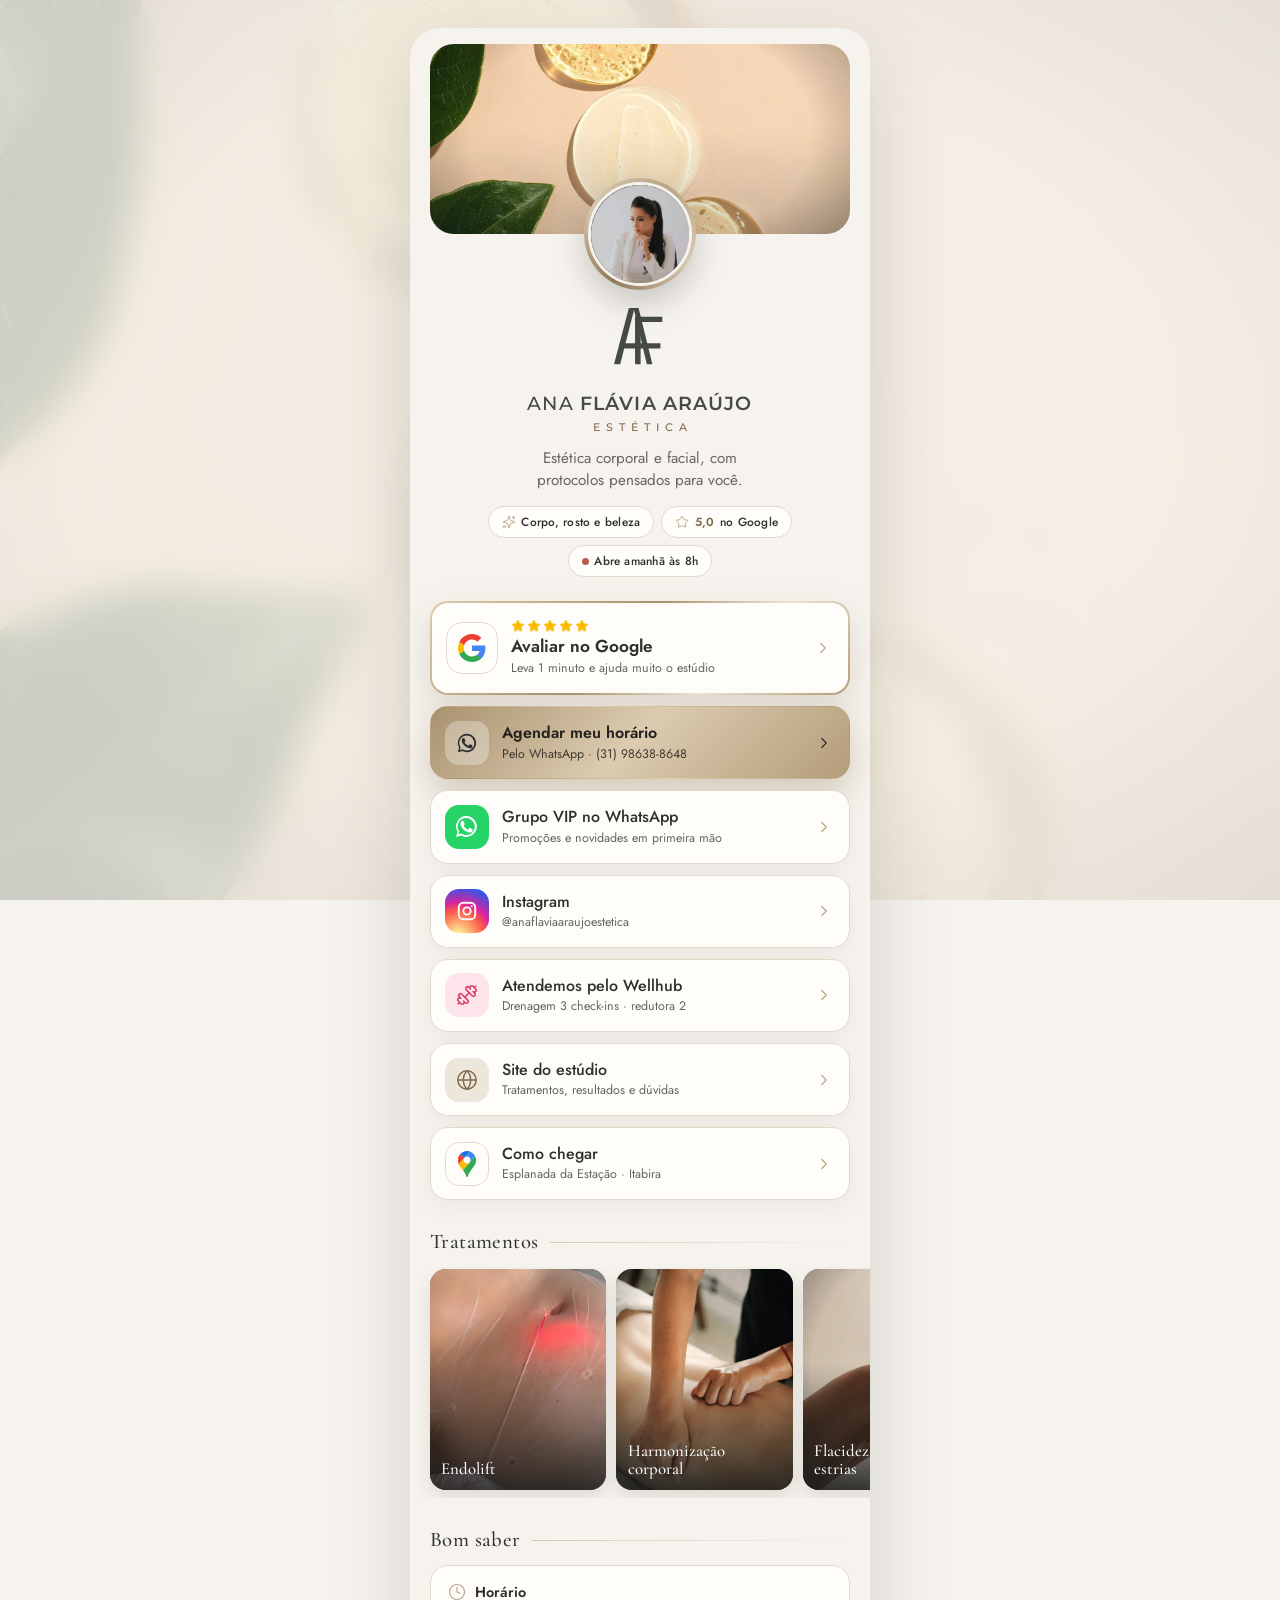
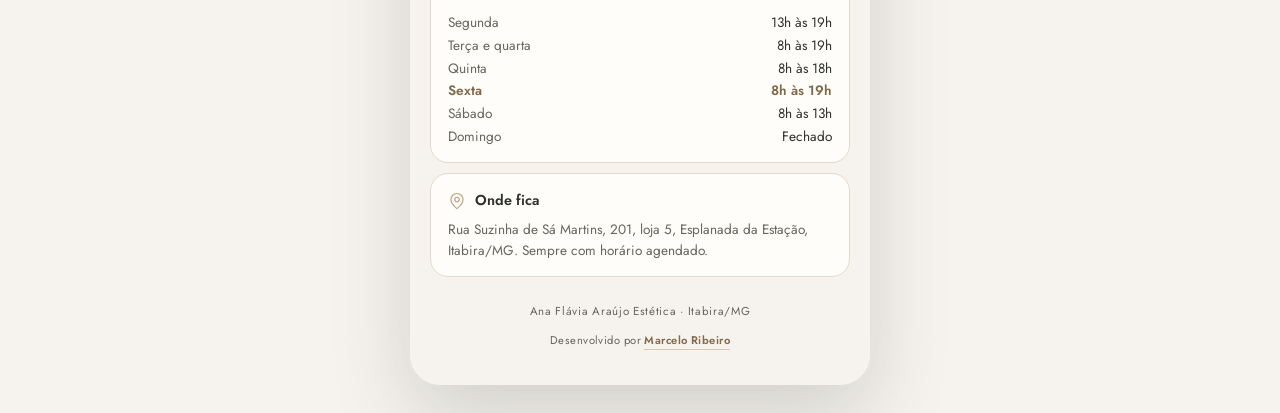
<file: links/index.html>
<!doctype html>
<html lang="pt-BR">
<head>
<!-- Google Analytics 4 (27/10/2026): conta os toques no WhatsApp pela medição otimizada -->
<script async src="https://www.googletagmanager.com/gtag/js?id=G-6NPV462FQ9"></script>
<script>
  window.dataLayer = window.dataLayer || [];
  function gtag(){dataLayer.push(arguments);}
  gtag('js', new Date());
  gtag('config', 'G-6NPV462FQ9');
</script>
<!-- Microsoft Clarity (27/10/2026): gravação das visitas e mapa de calor -->
<script type="text/javascript">
  (function(c,l,a,r,i,t,y){
    c[a]=c[a]||function(){(c[a].q=c[a].q||[]).push(arguments)};
    t=l.createElement(r);t.async=1;t.src="https://www.clarity.ms/tag/"+i;
    y=l.getElementsByTagName(r)[0];y.parentNode.insertBefore(t,y);
  })(window, document, "clarity", "script", "z4cx9zowdm");
</script>
<meta charset="utf-8">
<meta name="viewport" content="width=device-width, initial-scale=1">
<script>document.documentElement.className += " js";</script>
<!-- =====================================================================
     PAGINA DE LINKS (link da bio do Instagram), 17/10/2026.
     No formato da pagina da Joyce (clientes/JoyceFerreiraNail/site), pedido
     dele: capa com o studio, retrato com aro, logo com brilho, avaliar no
     Google em destaque, agendar em cartao cheio, marcas com as cores
     oficiais, Pix, faixa de arrastar, "Bom saber" e faiscas no toque.
     O dourado da Joyce virou o nude da placa da Ana.
     Pagina de passagem: noindex e fora do sitemap.
     ⚠ PIX: falta a chave. Instrucao no bloco #pix.
     ===================================================================== -->
<title>Links | Ana Flávia Araújo Estética, Itabira/MG</title>
<meta name="description" content="Agende pelo WhatsApp, avalie no Google, veja os tratamentos, o Wellhub, o Grupo VIP e como chegar ao estúdio da Ana Flávia Araújo Estética, em Itabira/MG.">
<meta name="robots" content="noindex, follow">
<meta name="theme-color" content="#F6F3EE">
<link rel="canonical" href="https://anaflaviaaraujoestetica.com.br/links/">
<meta property="og:type" content="website">
<meta property="og:locale" content="pt_BR">
<meta property="og:site_name" content="Ana Flávia Araújo Estética">
<meta property="og:title" content="Ana Flávia Araújo Estética | Links">
<meta property="og:description" content="Agende pelo WhatsApp, veja os tratamentos e como chegar ao estúdio, em Itabira/MG.">
<meta property="og:url" content="https://anaflaviaaraujoestetica.com.br/links/">
<meta property="og:image" content="https://anaflaviaaraujoestetica.com.br/assets/img/og-capa.jpg">
<meta property="og:image:width" content="1200">
<meta property="og:image:height" content="630">
<meta name="twitter:card" content="summary_large_image">
<link rel="icon" href="../favicon.svg" type="image/svg+xml">
<link rel="apple-touch-icon" href="../apple-touch-icon.png">
<link rel="preconnect" href="https://fonts.googleapis.com">
<link rel="preconnect" href="https://fonts.gstatic.com" crossorigin>
<link rel="stylesheet" href="https://fonts.googleapis.com/css2?family=Cormorant+Garamond:ital,wght@0,500;0,600;1,500&family=Jost:wght@400;500;600&family=Montserrat:wght@500;600&display=swap">
<link rel="preload" as="image" href="../assets/img/capa-links.webp" fetchpriority="high">
<style>
:root{
  --creme:#F6F3EE;--areia:#EDE6DB;--linha:#E2D9CB;--papel:#FFFDF9;
  /* o "ouro" da Joyce, aqui no nude da placa */
  --nude:#BBA585;--nude-claro:#D8C8B2;--nude-escuro:#8F7A5A;--nude-texto:#806A4B;
  --grafite:#3A3E3B;--grafite-2:#464A47;
  --tinta:#2E302E;--tinta-suave:#66655E;
  --serif:"Cormorant Garamond",Georgia,serif;
  --sans:"Jost",system-ui,-apple-system,"Segoe UI",Arial,sans-serif;
  --marca:"Montserrat","Jost",system-ui,sans-serif;
  --suave:cubic-bezier(.22,1,.36,1);
}
*,*::before,*::after{box-sizing:border-box}
html{-webkit-text-size-adjust:100%}
body{margin:0;color:var(--tinta);font:16px/1.5 var(--sans);overflow-x:clip;background:var(--creme)}
img{display:block;max-width:100%;height:auto}
a{color:inherit}
:focus-visible{outline:2px solid var(--nude);outline-offset:3px}
.i{width:24px;height:24px;flex:none;fill:none;stroke:currentColor;stroke-width:1.6;stroke-linecap:round;stroke-linejoin:round}

/* fundo: no computador, o studio desfocado atras da coluna */
.fundo{position:fixed;inset:0;z-index:-1;background:var(--creme)}
@media (min-width:620px){
  .fundo{background:url(../assets/img/capa-links.webp) center/cover}
  .fundo::after{content:"";position:absolute;inset:0;background:rgba(246,243,238,.82);backdrop-filter:blur(18px);-webkit-backdrop-filter:blur(18px)}
}
.coluna{width:min(460px,100%);margin:0 auto;padding:14px 16px 40px}
@media (min-width:620px){.coluna{margin:28px auto;padding:16px 20px 36px;background:var(--creme);border-radius:30px;box-shadow:0 30px 80px rgba(46,48,46,.18)}}

/* ---------- topo: o studio, o retrato e o logo ---------- */
.topo{position:relative;text-align:center}
.capa{position:relative;height:190px;border-radius:24px;overflow:hidden;background:var(--areia)}
.capa img{width:100%;height:100%;object-fit:cover;object-position:50% 50%}
.capa::after{content:"";position:absolute;inset:0;background:linear-gradient(to bottom,rgba(46,48,46,0) 45%,rgba(46,48,46,.2))}
.retrato{
  position:relative;z-index:2;width:112px;height:112px;margin:-56px auto 0;border-radius:50%;padding:4px;
  background:conic-gradient(from 210deg,var(--nude-escuro),var(--nude-claro),var(--nude),var(--nude-claro),var(--nude-escuro));
  box-shadow:0 14px 30px rgba(46,48,46,.22);
}
.retrato img{width:100%;height:100%;border-radius:50%;object-fit:cover;border:3px solid var(--creme)}
/* o logo: o monograma AF, com um brilho que atravessa uma vez (mascara no proprio desenho) */
.logo{position:relative;width:52px;margin:18px auto 0;aspect-ratio:168/212}
.logo svg{width:100%;height:100%;fill:var(--grafite-2)}
.logo__brilho{
  position:absolute;inset:0;pointer-events:none;
  -webkit-mask:url("data:image/svg+xml,%3Csvg xmlns='http://www.w3.org/2000/svg' viewBox='6 26 168 212'%3E%3Cpath d='M66 30H84L32 234H12ZM70 30H86L136 234H118ZM80 80H98V234H80ZM80 80H168V97H80ZM30 166H162V183H30Z'/%3E%3C/svg%3E") center/contain no-repeat;
  mask:url("data:image/svg+xml,%3Csvg xmlns='http://www.w3.org/2000/svg' viewBox='6 26 168 212'%3E%3Cpath d='M66 30H84L32 234H12ZM70 30H86L136 234H118ZM80 80H98V234H80ZM80 80H168V97H80ZM30 166H162V183H30Z'/%3E%3C/svg%3E") center/contain no-repeat;
  background:linear-gradient(105deg,transparent 35%,rgba(232,220,203,.95) 50%,transparent 65%) -150% 0/250% 100% no-repeat;
}
.js .logo__brilho{animation:varre 1.8s .5s ease-in-out both}
@keyframes varre{to{background-position:150% 0}}
.nome{margin:12px 0 0;font:600 1.18rem/1.2 var(--marca);letter-spacing:.06em;color:var(--grafite-2)}
.nome span{font-weight:500}
.nome small{display:block;margin-top:.4rem;font:500 .68rem/1 var(--marca);letter-spacing:.55em;padding-left:.55em;color:var(--nude-texto)}
.bio{margin:14px auto 0;max-width:30ch;text-wrap:balance;font-size:.95rem;color:var(--tinta-suave)}
.chips{display:flex;flex-wrap:wrap;justify-content:center;gap:.45rem;margin-top:14px}
.chip{display:inline-flex;align-items:center;gap:.35rem;padding:.38rem .8rem;border-radius:999px;background:var(--papel);border:1px solid var(--linha);font-size:.74rem;font-weight:500;letter-spacing:.02em;color:var(--tinta);text-decoration:none}
.chip b{color:var(--nude-texto);font-weight:600}
.chip .i{width:14px;height:14px;color:var(--nude)}
.status:empty{display:none}
.status::before{content:"";width:7px;height:7px;border-radius:50%;background:var(--nude)}
.status--aberto::before{background:#4E9A63;box-shadow:0 0 0 3px rgba(78,154,99,.18)}
.status--fechado::before{background:#B85C4E}

/* ---------- os links ---------- */
.links{display:grid;gap:11px;margin-top:24px;list-style:none;padding:0}
.link{
  position:relative;isolation:isolate;overflow:hidden;
  display:grid;grid-template-columns:44px 1fr 18px;align-items:center;gap:.85rem;
  padding:.85rem 1rem .85rem .85rem;border-radius:18px;text-decoration:none;
  background:var(--papel);border:1px solid var(--linha);box-shadow:0 8px 22px rgba(60,50,30,.06);
  transition:transform .25s var(--suave),box-shadow .3s ease,border-color .3s ease;
}
.link:hover{transform:translateY(-2px);border-color:var(--nude-claro);box-shadow:0 14px 30px rgba(60,50,30,.12)}
.link:active{transform:scale(.985)}
/* o brilho que passa UMA vez no hover (templates/componentes/botao-brilho-hover) */
.link::before{content:"";position:absolute;top:0;left:-60%;width:40%;height:100%;z-index:1;background:linear-gradient(115deg,transparent,rgba(255,255,255,.55),transparent);transform:skewX(-20deg);transition:left .7s ease;pointer-events:none}
.link:hover::before{left:130%}
.link__ico{width:44px;height:44px;border-radius:14px;display:grid;place-items:center;background:var(--areia);color:var(--nude-texto)}
.link__ico .i{width:22px;height:22px}
.link__txt{min-width:0}
.link__txt b{display:block;font:500 1rem/1.25 var(--sans);color:var(--tinta)}
.link__txt small{display:block;margin-top:.15rem;font-size:.78rem;line-height:1.35;color:var(--tinta-suave)}
/* uma linha so: subtitulo que quebra deixa um botao mais alto que os outros */
.link:not(.link--avaliar) .link__txt small{white-space:nowrap;overflow:hidden;text-overflow:ellipsis}
.link__seta{width:18px;height:18px;color:var(--nude);transition:transform .3s var(--suave)}
.link:hover .link__seta{transform:translateX(3px)}
/* o principal: cheio, no nude da placa */
.link--cheio{background:linear-gradient(135deg,#A8916E 0%,#DCCBB0 48%,#B39C79 100%);border-color:transparent;box-shadow:0 14px 32px rgba(143,122,90,.35)}
.link--cheio .link__ico{background:rgba(255,255,255,.3);color:#2C2F2D}
.link--cheio .link__ico .i--cheio{fill:currentColor;stroke:none}
.link--cheio .link__txt b{color:#25221D;font-weight:600}
.link--cheio .link__txt small{color:#3F3A31}
.link--cheio .link__seta{color:#2C2F2D}
.link--cheio:hover{border-color:transparent;box-shadow:0 18px 40px rgba(143,122,90,.45)}
/* avaliar: o destaque da pagina. Borda nude em degrade, estrelas do Google e um
   brilho que passa sozinho de tempos em tempos */
.link--avaliar{
  grid-template-columns:52px 1fr 18px;padding:1rem 1rem 1rem .85rem;border:2px solid transparent;
  background:linear-gradient(var(--papel),var(--papel)) padding-box,linear-gradient(135deg,#DCCBB0,#A8916E 45%,#EFE4D2 70%,#B39C79) border-box;
  box-shadow:0 14px 34px rgba(143,122,90,.22);
}
.link--avaliar:hover{border-color:transparent;box-shadow:0 18px 40px rgba(143,122,90,.32)}
.link--avaliar::before{animation:passa 4.5s ease-in-out 1.4s infinite}
@keyframes passa{0%{left:-60%}28%,100%{left:130%}}
.link--avaliar .link__ico{width:52px;height:52px;border-radius:16px}
.link--avaliar .link__ico .i{width:28px;height:28px}
.link--avaliar .link__txt b{font-weight:600;font-size:1.08rem}
.estrelas{display:flex;gap:2px;margin-bottom:.2rem}
.estrelas .i{width:14px;height:14px;fill:#FBBC04;stroke:#FBBC04;stroke-width:1}
/* marcas com as cores oficiais */
.link__ico--google,.link__ico--maps{background:var(--papel);border:1px solid var(--linha)}
.link__ico--google .i{width:24px;height:24px}
.link__ico--maps .i{width:26px;height:26px}
.link__ico--zap{background:#25D366;color:#fff}
.link__ico--zap .i{width:25px;height:25px;fill:currentColor;stroke:none}
.link__ico--insta{background:radial-gradient(circle at 30% 107%,#FDF497 0%,#FDF497 5%,#FD5949 45%,#D6249F 60%,#285AEB 90%);color:#fff}
.link__ico--insta .i{stroke-width:2}
/* Wellhub com a cor da marca deles, sem o logo (e marca deles) */
.link__ico--wellhub{background:#FDE4EA;color:#D8385E}
/* entrada em cascata, so com JS e sem "reduzir movimento" */
.js .links > li{animation:sobe .7s var(--suave) both;animation-delay:calc(var(--o,0) * 70ms + .35s)}
@keyframes sobe{from{opacity:0;transform:translateY(14px)}}

/* ---------- pix ---------- */
.pix{margin-top:11px;padding:1rem;border-radius:18px;background:var(--papel);border:1px dashed var(--nude-claro)}
.pix[hidden]{display:none}
.pix__cab{display:flex;align-items:center;gap:.7rem}
.pix__cab b{font-weight:600}
.pix__tipo{display:block;font-size:.74rem;color:var(--tinta-suave)}
.pix__chave{display:flex;align-items:center;gap:.6rem;margin-top:.8rem;padding:.65rem .75rem;border-radius:12px;background:var(--creme);font:500 .95rem/1.2 var(--sans);letter-spacing:.02em;word-break:break-all}
.pix__copiar{margin-left:auto;flex:none;display:inline-flex;align-items:center;gap:.35rem;min-height:40px;padding:.5rem .95rem;border-radius:999px;border:0;background:var(--tinta);color:var(--creme);font:500 .8rem var(--sans);cursor:pointer;transition:background .25s ease,transform .2s ease}
.pix__copiar .i{width:15px;height:15px}
.pix__copiar:active{transform:scale(.95)}
.pix__copiar.copiou{background:var(--nude-escuro)}
.pix__titular{margin:.55rem 0 0;font-size:.76rem;color:var(--tinta-suave)}
.pix__titular b{color:var(--tinta);font-weight:600}

/* ---------- tratamentos: faixa de arrastar ---------- */
.titulo{display:flex;align-items:center;gap:.7rem;margin:30px 0 12px;font:500 1.3rem/1.2 var(--serif);letter-spacing:.02em;color:var(--tinta)}
.titulo::after{content:"";flex:1;height:1px;background:linear-gradient(90deg,var(--nude-claro),transparent)}
.galeria{display:flex;gap:10px;overflow-x:auto;scroll-snap-type:x mandatory;scroll-padding-inline:16px;margin:0 -16px;padding:2px 16px 8px;scrollbar-width:none;list-style:none}
.galeria::-webkit-scrollbar{display:none}
.galeria li{flex:0 0 42%;scroll-snap-align:start}
.trat{
  position:relative;isolation:isolate;display:flex;align-items:flex-end;aspect-ratio:4/5;overflow:hidden;
  padding:.7rem;border-radius:16px;background:var(--grafite-2);color:#fff;text-decoration:none;
  font:500 1.05rem/1.1 var(--serif);box-shadow:0 8px 18px rgba(60,50,30,.12);-webkit-user-drag:none;user-select:none;
}
.trat img{position:absolute;inset:0;z-index:-2;width:100%;height:100%;object-fit:cover;-webkit-user-drag:none;transition:scale .8s var(--suave)}
.trat::after{content:"";position:absolute;inset:0;z-index:-1;background:linear-gradient(180deg,rgba(28,30,29,0) 42%,rgba(28,30,29,.85))}
.trat:hover img{scale:1.05}
@media (hover:hover) and (pointer:fine){.galeria{cursor:grab}}
/* o snap desliga enquanto o mouse arrasta, senao cada pixel puxa de volta pro cartao */
.galeria.arrastando{scroll-snap-type:none;cursor:grabbing}
@media (min-width:620px){.galeria{margin:0 -20px;padding:2px 20px 8px;scroll-padding-inline:20px}}

/* ---------- bom saber ---------- */
.info{display:grid;gap:10px}
.cartao{padding:1rem 1.05rem;border-radius:18px;background:var(--papel);border:1px solid var(--linha)}
.cartao__cab{display:flex;align-items:center;gap:.6rem;font-weight:600;font-size:.9rem}
.cartao__cab .i{width:18px;height:18px;color:var(--nude)}
.cartao p{margin:.45rem 0 0;font-size:.85rem;color:var(--tinta-suave)}
.horas{display:grid;grid-template-columns:auto 1fr;gap:.15rem 1rem;margin:.55rem 0 0;font-size:.85rem}
.horas dt{color:var(--tinta-suave)}
.horas dd{margin:0;text-align:right;color:var(--tinta)}
.horas .hoje{color:var(--nude-texto);font-weight:600}

.rodape{margin-top:26px;text-align:center;font-size:.72rem;letter-spacing:.06em;color:var(--tinta-suave)}
.assinatura{margin:.6rem 0 0;text-align:center;font-size:.7rem;letter-spacing:.04em;color:var(--tinta-suave)}
.assinatura a{color:var(--nude-texto);font-weight:600;text-decoration:none;border-bottom:1px solid var(--nude-claro);padding-bottom:1px;transition:color .2s ease}
.assinatura a:hover{color:var(--tinta)}

/* faiscas no toque, no nude da placa (como as douradas da Joyce) */
.faisca{position:fixed;z-index:50;width:12px;height:12px;pointer-events:none;color:var(--nude);transform:translate(-50%,-50%);animation:faisca .8s var(--suave) forwards}
.faisca svg{width:100%;height:100%;fill:currentColor}
@keyframes faisca{to{transform:translate(calc(-50% + var(--dx)),calc(-50% + var(--dy))) scale(.2) rotate(90deg);opacity:0}}
.aviso{position:fixed;left:50%;bottom:22px;z-index:60;transform:translate(-50%,20px);opacity:0;padding:.6rem 1rem;border-radius:999px;background:var(--tinta);color:var(--creme);font-size:.82rem;transition:all .35s var(--suave);pointer-events:none}
.aviso.on{opacity:1;transform:translate(-50%,0)}

@media (prefers-reduced-motion:reduce){
  .js .links > li,.js .logo__brilho{animation:none}
  .faisca{display:none}
  .link,.link::before,.link__seta,.trat img{transition:none}
  .link--avaliar::before{animation:none}
}
</style>
</head>
<body>

<svg width="0" height="0" style="position:absolute" aria-hidden="true" focusable="false">
  <symbol id="af-mono" viewBox="6 26 168 212"><path d="M66 30H84L32 234H12Z"/><path d="M70 30H86L136 234H118Z"/><path d="M80 80H98V234H80Z"/><path d="M80 80H168V97H80Z"/><path d="M30 166H162V183H30Z"/></symbol>
  <symbol id="i-zap" viewBox="0 0 24 24"><path d="M17.5 14.4c-.3-.2-1.7-.9-2-1-.3-.1-.5-.2-.7.1s-.8 1-.9 1.2c-.2.2-.3.2-.6.1-.3-.2-1.2-.5-2.3-1.4-.9-.8-1.4-1.7-1.6-2-.2-.3 0-.5.1-.6.1-.1.3-.3.4-.5.1-.2.2-.3.3-.5 0-.2 0-.4 0-.5 0-.2-.7-1.6-.9-2.2-.2-.5-.5-.5-.7-.5h-.6c-.2 0-.5.1-.8.4-.3.3-1 1-1 2.5s1.1 2.9 1.2 3.1c.1.2 2.1 3.2 5 4.4.7.3 1.2.5 1.7.6.7.2 1.3.2 1.8.1.6-.1 1.7-.7 1.9-1.4.2-.7.2-1.2.2-1.4-.1-.1-.3-.2-.6-.3ZM12 2a10 10 0 0 0-8.6 15.1L2 22l5-1.3A10 10 0 1 0 12 2Zm0 18.2c-1.6 0-3.2-.4-4.5-1.2l-.3-.2-3 .8.8-2.9-.2-.3A8.2 8.2 0 1 1 12 20.2Z"/></symbol>
  <symbol id="i-insta" viewBox="0 0 24 24"><rect x="3" y="3" width="18" height="18" rx="5"/><circle cx="12" cy="12" r="4"/><circle cx="17.2" cy="6.8" r="1.1" fill="currentColor" stroke="none"/></symbol>
  <symbol id="i-pin" viewBox="0 0 24 24"><path d="M20 10c0 4.993-5.539 10.193-7.399 11.799a1 1 0 0 1-1.202 0C9.539 20.193 4 14.993 4 10a8 8 0 0 1 16 0"/><circle cx="12" cy="10" r="3"/></symbol>
  <symbol id="i-estrela" viewBox="0 0 24 24"><path d="M11.525 2.295a.53.53 0 0 1 .95 0l2.31 4.679a2.123 2.123 0 0 0 1.595 1.16l5.166.756a.53.53 0 0 1 .294.904l-3.736 3.638a2.123 2.123 0 0 0-.611 1.878l.882 5.14a.53.53 0 0 1-.771.56l-4.618-2.428a2.122 2.122 0 0 0-1.973 0L6.396 21.01a.53.53 0 0 1-.77-.56l.881-5.139a2.122 2.122 0 0 0-.611-1.879L2.16 9.795a.53.53 0 0 1 .294-.906l5.165-.755a2.122 2.122 0 0 0 1.597-1.16z"/></symbol>
  <symbol id="i-relogio" viewBox="0 0 24 24"><circle cx="12" cy="12" r="10"/><path d="M12 6v6l4 2"/></symbol>
  <symbol id="i-brilho" viewBox="0 0 24 24"><path d="M11.017 2.814a1 1 0 0 1 1.966 0l1.051 5.558a2 2 0 0 0 1.594 1.594l5.558 1.051a1 1 0 0 1 0 1.966l-5.558 1.051a2 2 0 0 0-1.594 1.594l-1.051 5.558a1 1 0 0 1-1.966 0l-1.051-5.558a2 2 0 0 0-1.594-1.594l-5.558-1.051a1 1 0 0 1 0-1.966l5.558-1.051a2 2 0 0 0 1.594-1.594z"/><path d="M20 2v4"/><path d="M22 4h-4"/><circle cx="4" cy="20" r="2"/></symbol>
  <symbol id="i-copiar" viewBox="0 0 24 24"><rect width="14" height="14" x="8" y="8" rx="2" ry="2"/><path d="M4 16c-1.1 0-2-.9-2-2V4c0-1.1.9-2 2-2h10c1.1 0 2 .9 2 2"/></symbol>
  <symbol id="i-globo" viewBox="0 0 24 24"><circle cx="12" cy="12" r="10"/><path d="M12 2a14.5 14.5 0 0 0 0 20 14.5 14.5 0 0 0 0-20"/><path d="M2 12h20"/></symbol>
  <symbol id="i-haltere" viewBox="0 0 24 24"><path d="M17.596 12.768a2 2 0 1 0 2.829-2.829l-1.768-1.767a2 2 0 0 0 2.828-2.829l-2.828-2.828a2 2 0 0 0-2.829 2.828l-1.767-1.768a2 2 0 1 0-2.829 2.829z"/><path d="m2.5 21.5 1.4-1.4"/><path d="m20.1 3.9 1.4-1.4"/><path d="M5.343 21.485a2 2 0 1 0 2.829-2.828l1.767 1.768a2 2 0 1 0 2.829-2.829l-6.364-6.364a2 2 0 1 0-2.829 2.829l1.768 1.767a2 2 0 0 0-2.828 2.829z"/><path d="m9.6 14.4 4.8-4.8"/></symbol>
  <!-- Google, Maps (cores oficiais, do Wikimedia Commons), seta e carteira: copiados da pagina da Joyce -->
  <symbol id="i-google" viewBox="1 1 22 22"><g stroke="none"><path d="M22.56 12.25c0-.78-.07-1.53-.2-2.25H12v4.26h5.92c-.26 1.37-1.04 2.53-2.21 3.31v2.77h3.57c2.08-1.92 3.28-4.74 3.28-8.09z" fill="#4285F4"/><path d="M12 23c2.97 0 5.46-.98 7.28-2.66l-3.57-2.77c-.98.66-2.23 1.06-3.71 1.06-2.86 0-5.29-1.93-6.16-4.53H2.18v2.84C3.99 20.53 7.7 23 12 23z" fill="#34A853"/><path d="M5.84 14.09c-.22-.66-.35-1.36-.35-2.09s.13-1.43.35-2.09V7.07H2.18C1.43 8.55 1 10.22 1 12s.43 3.45 1.18 4.93l2.85-2.22.81-.62z" fill="#FBBC05"/><path d="M12 5.38c1.62 0 3.06.56 4.21 1.64l3.15-3.15C17.45 2.09 14.97 1 12 1 7.7 1 3.99 3.47 2.18 7.07l3.66 2.84c.87-2.6 3.3-4.53 6.16-4.53z" fill="#EA4335"/></g></symbol>
  <symbol id="i-maps" viewBox="0 0 92.3 132.3"><g stroke="none"><path fill="#1a73e8" d="M60.2 2.2C55.8.8 51 0 46.1 0 32 0 19.3 6.4 10.8 16.5l21.8 18.3L60.2 2.2z"/><path fill="#ea4335" d="M10.8 16.5C4.1 24.5 0 34.9 0 46.1c0 8.7 1.7 15.7 4.6 22l28-33.3-21.8-18.3z"/><path fill="#4285f4" d="M46.2 28.5c9.8 0 17.7 7.9 17.7 17.7 0 4.3-1.6 8.3-4.2 11.4 0 0 13.9-16.6 27.5-32.7-5.6-10.8-15.3-19-27-22.7L32.6 34.8c3.3-3.8 8.1-6.3 13.6-6.3"/><path fill="#fbbc04" d="M46.2 63.8c-9.8 0-17.7-7.9-17.7-17.7 0-4.3 1.5-8.3 4.1-11.3l-28 33.3c4.8 10.6 12.8 19.2 21 29.9l34.1-40.5c-3.3 3.9-8.1 6.3-13.5 6.3"/><path fill="#34a853" d="M59.1 109.2c15.4-24.1 33.3-35 33.3-63 0-7.7-1.9-14.9-5.2-21.3L25.6 98c2.6 3.4 5.3 7.3 7.9 11.3 9.4 14.5 6.8 23.1 12.8 23.1s3.4-8.7 12.8-23.2"/></g></symbol>
  <symbol id="i-dir" viewBox="0 0 24 24"><path d="m9 18 6-6-6-6"/></symbol>
  <symbol id="i-carteira" viewBox="0 0 24 24"><path d="M19 7V4a1 1 0 0 0-1-1H5a2 2 0 0 0 0 4h15a1 1 0 0 1 1 1v4h-3a2 2 0 0 0 0 4h3a1 1 0 0 0 1-1v-2a1 1 0 0 0-1-1"/><path d="M3 5v14a2 2 0 0 0 2 2h15a1 1 0 0 0 1-1v-4"/></symbol>
</svg>

<div class="fundo" aria-hidden="true"></div>

<main class="coluna">

  <header class="topo">
    <!-- capa: texturas de creme e folhas, do UNSPLASH (licenca livre), sem marca de produto.
         Saiu a foto do topo do site (cliente na toalha): ele nao gostou.
         A da recepcao (dela) saiu: 477px, sai borrada e com o monograma cortado. As da porta
         de vidro mostram clientes. Trocar por foto dela boa quando chegar -->
    <div class="capa"><img src="../assets/img/capa-links.webp" width="1200" height="800" fetchpriority="high" alt="Texturas de creme e gel sobre fundo nude, com folhas verdes"></div>
    <div class="retrato"><img src="../assets/img/ana-retrato.webp" width="164" height="164" alt="Ana Flávia Araújo"></div>
    <div class="logo" aria-hidden="true"><svg viewBox="6 26 168 212"><use href="#af-mono"/></svg><span class="logo__brilho"></span></div>
    <h1 class="nome"><span>ANA</span> FLÁVIA ARAÚJO<small>ESTÉTICA</small></h1>
    <p class="bio">Estética corporal e facial, com protocolos pensados para você.</p>
    <div class="chips">
      <span class="chip"><svg class="i" aria-hidden="true"><use href="#i-brilho"/></svg>Corpo, rosto e beleza</span>
      <a class="chip" href="https://maps.app.goo.gl/82mXfYD8dSqdEhQh6" target="_blank" rel="noopener"><svg class="i" aria-hidden="true"><use href="#i-estrela"/></svg><b>5,0</b> no Google</a>
      <span class="chip status" data-status aria-live="polite"></span>
    </div>
  </header>

  <ul class="links">
    <!-- o mesmo link de avaliacao da placa NFC (projetos/Placas-NFC/clientes-placas.csv) -->
    <li style="--o:0"><a class="link link--avaliar" href="https://search.google.com/local/writereview?placeid=ChIJvXF4f8WhpQARBK8JnD9XwmQ" target="_blank" rel="noopener">
      <span class="link__ico link__ico--google"><svg class="i" aria-hidden="true"><use href="#i-google"/></svg></span>
      <span class="link__txt">
        <span class="estrelas" aria-hidden="true"><svg class="i"><use href="#i-estrela"/></svg><svg class="i"><use href="#i-estrela"/></svg><svg class="i"><use href="#i-estrela"/></svg><svg class="i"><use href="#i-estrela"/></svg><svg class="i"><use href="#i-estrela"/></svg></span>
        <b>Avaliar no Google</b><small>Leva 1 minuto e ajuda muito o estúdio</small>
      </span>
      <svg class="i link__seta" aria-hidden="true"><use href="#i-dir"/></svg>
    </a></li>
    <!-- ela nao tem agenda online: o agendar e pelo WhatsApp. Mensagem sem emoji (vira losango no wa.me) -->
    <li style="--o:1"><a class="link link--cheio" href="https://wa.me/5531986388648?text=Ol%C3%A1!%20Vim%20pelo%20link%20da%20bio%20e%20quero%20agendar%20um%20hor%C3%A1rio." target="_blank" rel="noopener">
      <span class="link__ico"><svg class="i i--cheio" aria-hidden="true"><use href="#i-zap"/></svg></span>
      <span class="link__txt"><b>Agendar meu horário</b><small>Pelo WhatsApp · (31) 98638-8648</small></span>
      <svg class="i link__seta" aria-hidden="true"><use href="#i-dir"/></svg>
    </a></li>
    <li style="--o:2"><a class="link" href="https://chat.whatsapp.com/BvTLLjovZt6Iic4wRw2Zlt" target="_blank" rel="noopener">
      <span class="link__ico link__ico--zap"><svg class="i" aria-hidden="true"><use href="#i-zap"/></svg></span>
      <span class="link__txt"><b>Grupo VIP no WhatsApp</b><small>Promoções e novidades em primeira mão</small></span>
      <svg class="i link__seta" aria-hidden="true"><use href="#i-dir"/></svg>
    </a></li>
    <li style="--o:3"><a class="link" href="https://www.instagram.com/anaflaviaaraujoestetica/" target="_blank" rel="noopener">
      <span class="link__ico link__ico--insta"><svg class="i" aria-hidden="true"><use href="#i-insta"/></svg></span>
      <span class="link__txt"><b>Instagram</b><small>@anaflaviaaraujoestetica</small></span>
      <svg class="i link__seta" aria-hidden="true"><use href="#i-dir"/></svg>
    </a></li>
    <!-- Wellhub: regras do story fixado dela. Mudou no app, muda aqui e no site -->
    <li style="--o:4"><a class="link" href="../#wellhub">
      <span class="link__ico link__ico--wellhub"><svg class="i" aria-hidden="true"><use href="#i-haltere"/></svg></span>
      <span class="link__txt"><b>Atendemos pelo Wellhub</b><small>Drenagem 3 check-ins · redutora 2</small></span>
      <svg class="i link__seta" aria-hidden="true"><use href="#i-dir"/></svg>
    </a></li>
    <li style="--o:5"><a class="link" href="../">
      <span class="link__ico"><svg class="i" aria-hidden="true"><use href="#i-globo"/></svg></span>
      <span class="link__txt"><b>Site do estúdio</b><small>Tratamentos, resultados e dúvidas</small></span>
      <svg class="i link__seta" aria-hidden="true"><use href="#i-dir"/></svg>
    </a></li>
    <li style="--o:6"><a class="link" href="https://maps.app.goo.gl/82mXfYD8dSqdEhQh6" target="_blank" rel="noopener">
      <span class="link__ico link__ico--maps"><svg class="i" aria-hidden="true"><use href="#i-maps"/></svg></span>
      <span class="link__txt"><b>Como chegar</b><small>Esplanada da Estação · Itabira</small></span>
      <svg class="i link__seta" aria-hidden="true"><use href="#i-dir"/></svg>
    </a></li>
  </ul>

  <!-- ===== PIX: FALTA A CHAVE (17/10/2026: o Marcelo vai pedir pra ela) =====
       Quando chegar: 1) por a chave em data-chave (so os caracteres que o
       banco aceita: CPF/CNPJ sem pontos, telefone com +55) e o texto da chave
       no <span data-chave-texto>, 2) trocar o tipo (CPF, CNPJ, e-mail...) e o
       nome do titular, conferido no banco, 3) apagar o atributo hidden. -->
  <section class="pix" id="pix" data-chave="" hidden aria-label="Pagar com Pix">
    <div class="pix__cab">
      <span class="link__ico"><svg class="i" aria-hidden="true"><use href="#i-carteira"/></svg></span>
      <div><b>Pagar com Pix</b><span class="pix__tipo">TIPO DA CHAVE</span></div>
    </div>
    <div class="pix__chave"><span data-chave-texto>CHAVE PIX AQUI</span><button class="pix__copiar" type="button"><svg class="i" aria-hidden="true"><use href="#i-copiar"/></svg><span>Copiar</span></button></div>
    <p class="pix__titular">Em nome de <b>NOME DO TITULAR</b>. Confira o nome antes de confirmar.</p>
  </section>

  <h2 class="titulo">Tratamentos</h2>
  <ul class="galeria" aria-label="Tratamentos do estúdio: cada um abre a página dele no site">
    <li><a class="trat" href="../tratamentos/endolift/"><img src="../assets/img/trat-endolift.webp" width="600" height="800" loading="lazy" decoding="async" alt="">Endolift</a></li>
    <li><a class="trat" href="../tratamentos/harmonizacao-corporal/"><img src="../assets/img/trat-corporal.webp" width="600" height="800" loading="lazy" decoding="async" alt="">Harmonização corporal</a></li>
    <li><a class="trat" href="../tratamentos/flacidez-celulite-estrias/"><img src="../assets/img/trat-flacidez.webp" width="600" height="800" loading="lazy" decoding="async" alt="">Flacidez, celulite e estrias</a></li>
    <li><a class="trat" href="../tratamentos/drenagem-linfatica/"><img src="../assets/img/trat-drenagem.webp" width="600" height="800" loading="lazy" decoding="async" alt="">Drenagem linfática</a></li>
    <li><a class="trat" href="../tratamentos/massagem-redutora/"><img src="../assets/img/trat-massagem.webp" width="600" height="800" loading="lazy" decoding="async" alt="">Massagem redutora</a></li>
    <li><a class="trat" href="../tratamentos/harmonizacao-intima/"><img src="../assets/img/trat-harmonizacao-intima.webp" width="600" height="750" loading="lazy" decoding="async" alt="">Harmonização íntima</a></li>
    <li><a class="trat" href="../tratamentos/estetica-facial/"><img src="../assets/img/trat-facial.webp" width="600" height="800" loading="lazy" decoding="async" alt="">Estética facial</a></li>
    <li><a class="trat" href="../tratamentos/preenchimento-labial/"><img src="../assets/img/trat-labial.webp" width="600" height="800" loading="lazy" decoding="async" alt="">Preenchimento labial</a></li>
    <li><a class="trat" href="../tratamentos/botox/"><img src="../assets/img/trat-botox.webp" width="600" height="800" loading="lazy" decoding="async" alt="">Botox</a></li>
  </ul>

  <h2 class="titulo">Bom saber</h2>
  <div class="info">
    <!-- horario da ficha do Google. A linha de hoje acende pelo script -->
    <div class="cartao">
      <div class="cartao__cab"><svg class="i" aria-hidden="true"><use href="#i-relogio"/></svg>Horário</div>
      <dl class="horas" data-horas>
        <dt data-dia="1">Segunda</dt><dd data-dia="1">13h às 19h</dd>
        <dt data-dia="2,3">Terça e quarta</dt><dd data-dia="2,3">8h às 19h</dd>
        <dt data-dia="4">Quinta</dt><dd data-dia="4">8h às 18h</dd>
        <dt data-dia="5">Sexta</dt><dd data-dia="5">8h às 19h</dd>
        <dt data-dia="6">Sábado</dt><dd data-dia="6">8h às 13h</dd>
        <dt data-dia="0">Domingo</dt><dd data-dia="0">Fechado</dd>
      </dl>
    </div>
    <div class="cartao">
      <div class="cartao__cab"><svg class="i" aria-hidden="true"><use href="#i-pin"/></svg>Onde fica</div>
      <p>Rua Suzinha de Sá Martins, 201, loja 5, Esplanada da Estação, Itabira/MG. Sempre com horário agendado.</p>
    </div>
  </div>

  <p class="rodape">Ana Flávia Araújo Estética · Itabira/MG</p>
  <p class="assinatura">Desenvolvido por <a href="https://marcel0gs.github.io/marcelo-ribeiro-digital/" target="_blank" rel="noopener">Marcelo Ribeiro</a></p>
</main>

<div class="aviso" role="status" aria-live="polite"></div>

<script>
(function(){
  "use strict";
  var reduzido = !!(window.matchMedia && matchMedia("(prefers-reduced-motion: reduce)").matches);

  /* 1. aberto ou fechado agora, no fuso de Itabira, e o dia de hoje no horario */
  var H = {1:[13,19], 2:[8,19], 3:[8,19], 4:[8,18], 5:[8,19], 6:[8,13]};
  var NOMES = ["domingo","segunda","terça","quarta","quinta","sexta","sábado"];
  var agora;
  try {
    var p = {};
    new Intl.DateTimeFormat("en-US", {timeZone:"America/Sao_Paulo", weekday:"short", hour:"numeric", minute:"numeric", hour12:false})
      .formatToParts(new Date()).forEach(function(x){ p[x.type] = x.value; });
    agora = { d: ["Sun","Mon","Tue","Wed","Thu","Fri","Sat"].indexOf(p.weekday), h: (parseInt(p.hour,10) % 24) + parseInt(p.minute,10) / 60 };
  } catch (e) { var n = new Date(); agora = { d: n.getDay(), h: n.getHours() + n.getMinutes() / 60 }; }
  var st = document.querySelector("[data-status]");
  if (st && agora.d >= 0) {
    var hoje = H[agora.d], txt, aberto = false;
    if (hoje && agora.h >= hoje[0] && agora.h < hoje[1]) { aberto = true; txt = "Aberto agora · até " + hoje[1] + "h"; }
    else if (hoje && agora.h < hoje[0]) txt = "Abre hoje às " + hoje[0] + "h";
    else for (var i = 1; i <= 7; i++) { var dd = (agora.d + i) % 7; if (H[dd]) { txt = "Abre " + (i === 1 ? "amanhã" : NOMES[dd]) + " às " + H[dd][0] + "h"; break; } }
    st.textContent = txt;
    st.classList.add(aberto ? "status--aberto" : "status--fechado");
  }
  Array.prototype.forEach.call(document.querySelectorAll("[data-horas] [data-dia]"), function(el){
    if (el.getAttribute("data-dia").split(",").indexOf(String(agora.d)) >= 0) el.classList.add("hoje");
  });

  /* 2. faiscas no toque, no topo e nos botoes (como as da Joyce, no nude da placa) */
  var estrela = '<svg viewBox="0 0 24 24"><path d="M12 0c.6 6.2 5.8 11.4 12 12-6.2.6-11.4 5.8-12 12-.6-6.2-5.8-11.4-12-12C6.2 11.4 11.4 6.2 12 0z"/></svg>';
  function faiscas(x, y){
    if (reduzido) return;
    for (var k = 0; k < 9; k++) {
      var f = document.createElement("span"), ang = Math.random() * Math.PI * 2, dist = 30 + Math.random() * 46;
      f.className = "faisca"; f.innerHTML = estrela;
      f.style.left = x + "px"; f.style.top = y + "px";
      f.style.setProperty("--dx", (Math.cos(ang) * dist).toFixed(1) + "px");
      f.style.setProperty("--dy", (Math.sin(ang) * dist).toFixed(1) + "px");
      var t = 7 + Math.random() * 9; f.style.width = f.style.height = t + "px";
      document.body.appendChild(f);
      setTimeout(function(el){ return function(){ el.remove(); }; }(f), 850);
    }
  }
  document.addEventListener("pointerdown", function(e){
    if (e.target.closest(".topo, .link, .pix__copiar")) faiscas(e.clientX, e.clientY);
  });

  /* 3. aviso curto no pe da tela */
  var aviso = document.querySelector(".aviso"), tAviso;
  function avisa(txt){ aviso.textContent = txt; aviso.classList.add("on"); clearTimeout(tAviso); tAviso = setTimeout(function(){ aviso.classList.remove("on"); }, 2200); }

  /* 4. pix: so funciona com a chave preenchida (ver o comentario do bloco) */
  var pix = document.getElementById("pix"), bPix = pix && pix.querySelector(".pix__copiar");
  if (bPix) bPix.addEventListener("click", function(){
    var chave = pix.getAttribute("data-chave");
    if (!chave) return;
    var ok = function(){ bPix.classList.add("copiou"); bPix.lastChild.textContent = "Copiado"; avisa("Chave Pix copiada");
      setTimeout(function(){ bPix.classList.remove("copiou"); bPix.lastChild.textContent = "Copiar"; }, 2200); };
    if (navigator.clipboard && window.isSecureContext) navigator.clipboard.writeText(chave).then(ok, function(){ avisa("Copie a chave acima"); });
    else {
      var t = document.createElement("textarea"); t.value = chave; t.style.position = "fixed"; t.style.opacity = "0";
      document.body.appendChild(t); t.select();
      try { document.execCommand("copy"); ok(); } catch (e) { avisa("Copie a chave acima"); }
      document.body.removeChild(t);
    }
  });

  /* 5. faixa dos tratamentos: o dedo e o trackpad ja rolam; o mouse precisa do arraste.
     Depois de arrastar, o clique que vem junto nao abre o cartao. */
  var gal = document.querySelector(".galeria");
  if (gal) {
    var arr = null, arrastou = false;
    gal.addEventListener("dragstart", function(e){ e.preventDefault(); });
    gal.addEventListener("pointerdown", function(e){
      if (e.pointerType !== "mouse" || e.button !== 0) return;
      arr = { x: e.clientX, s: gal.scrollLeft, moveu: false }; arrastou = false;
    });
    gal.addEventListener("pointermove", function(e){
      if (!arr) return;
      var dx = e.clientX - arr.x;
      if (!arr.moveu) { if (Math.abs(dx) < 5) return; arr.moveu = true; gal.classList.add("arrastando"); gal.setPointerCapture(e.pointerId); }
      gal.scrollLeft = arr.s - dx;
    });
    var solta = function(){
      if (!arr) return;
      var moveu = arr.moveu, dir = arr.s - gal.scrollLeft < 0 ? 1 : -1; arr = null;
      if (!moveu) return;
      arrastou = true;
      /* para no cartao mais perto, puxado um quarto pro lado do arraste */
      var base = gal.getBoundingClientRect().left + parseFloat(getComputedStyle(gal).scrollPaddingLeft || 0);
      var max = gal.scrollWidth - gal.clientWidth, alvo = gal.scrollLeft, mira = gal.scrollLeft + dir * gal.firstElementChild.offsetWidth * .25, melhor = Infinity;
      Array.prototype.forEach.call(gal.children, function(li){
        var pos = Math.min(max, Math.max(0, gal.scrollLeft + li.getBoundingClientRect().left - base));
        if (Math.abs(pos - mira) < melhor) { melhor = Math.abs(pos - mira); alvo = pos; }
      });
      gal.scrollTo({ left: alvo, behavior: reduzido ? "auto" : "smooth" });
      setTimeout(function(){ gal.classList.remove("arrastando"); }, reduzido ? 0 : 450);
    };
    gal.addEventListener("pointerup", solta);
    gal.addEventListener("pointercancel", solta);
    gal.addEventListener("click", function(e){ if (arrastou) { e.preventDefault(); arrastou = false; } }, true);
  }
})();
</script>
</body>
</html>
</file>
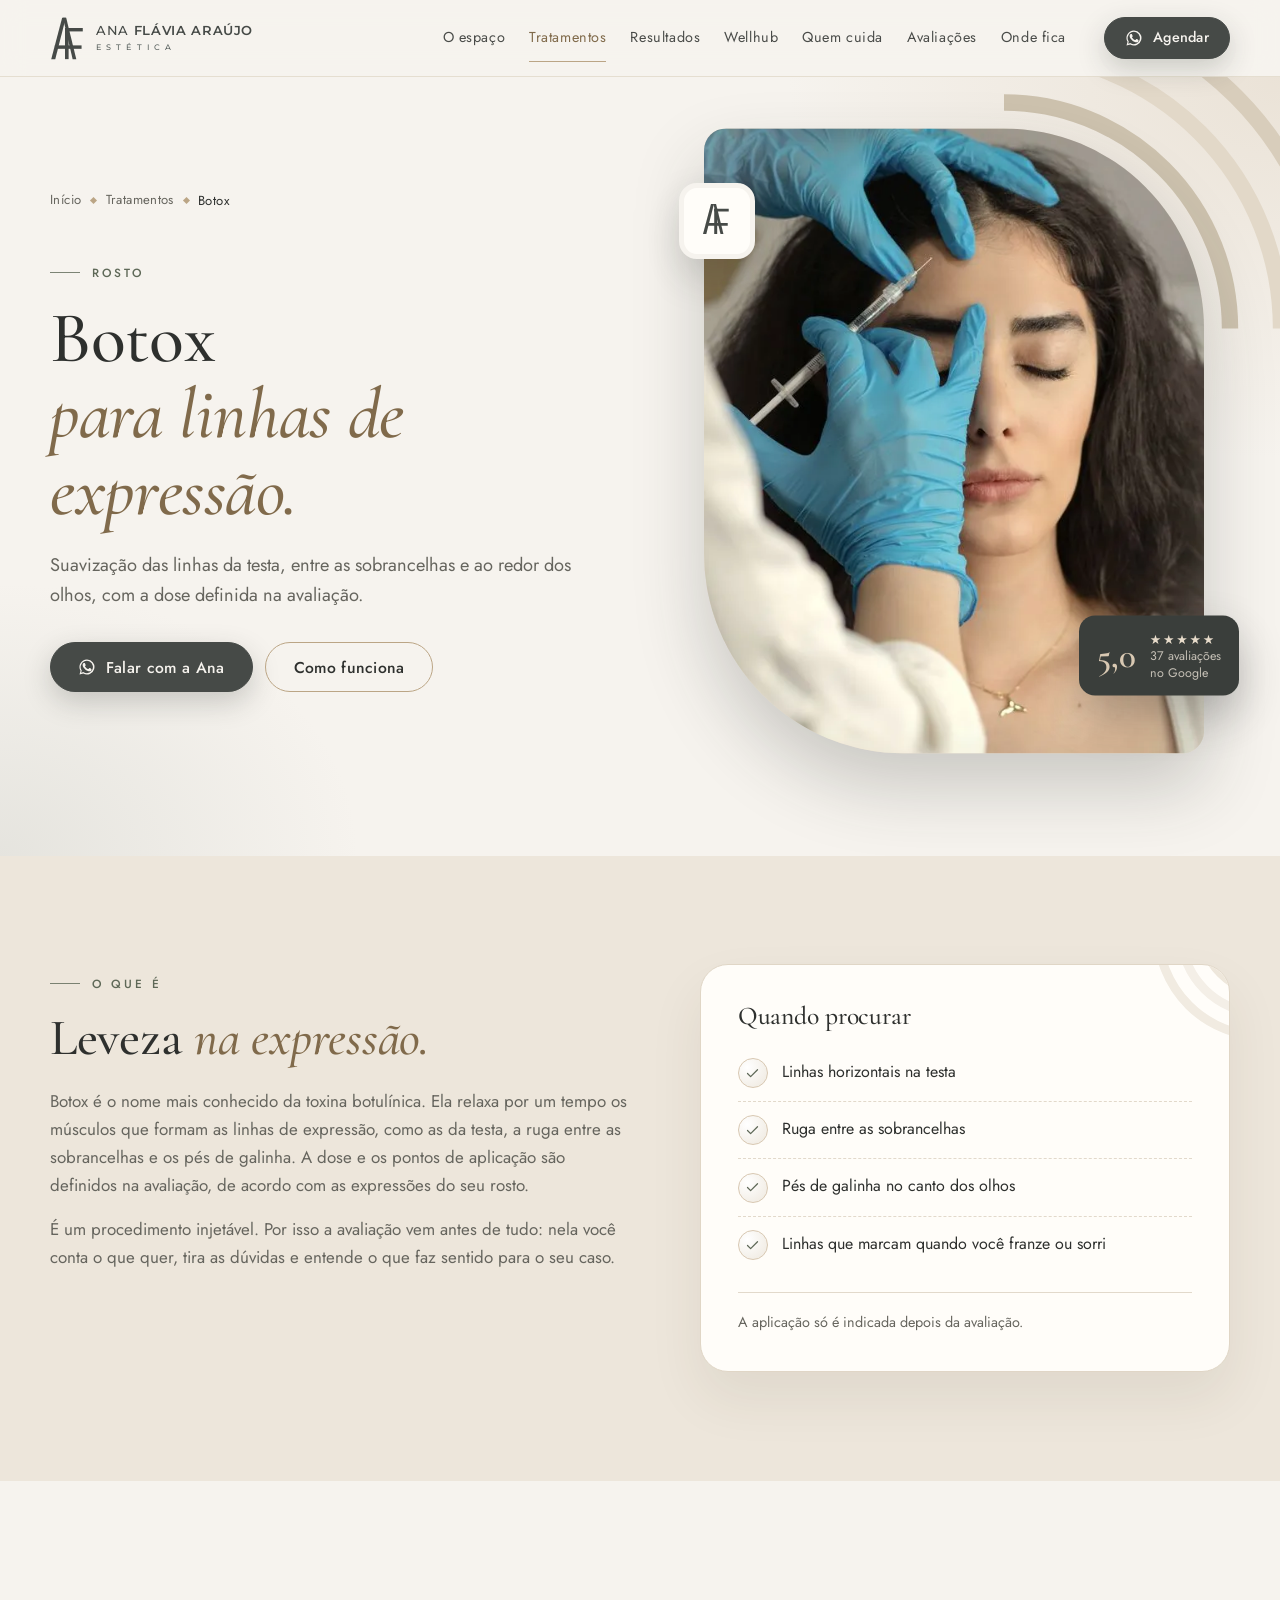
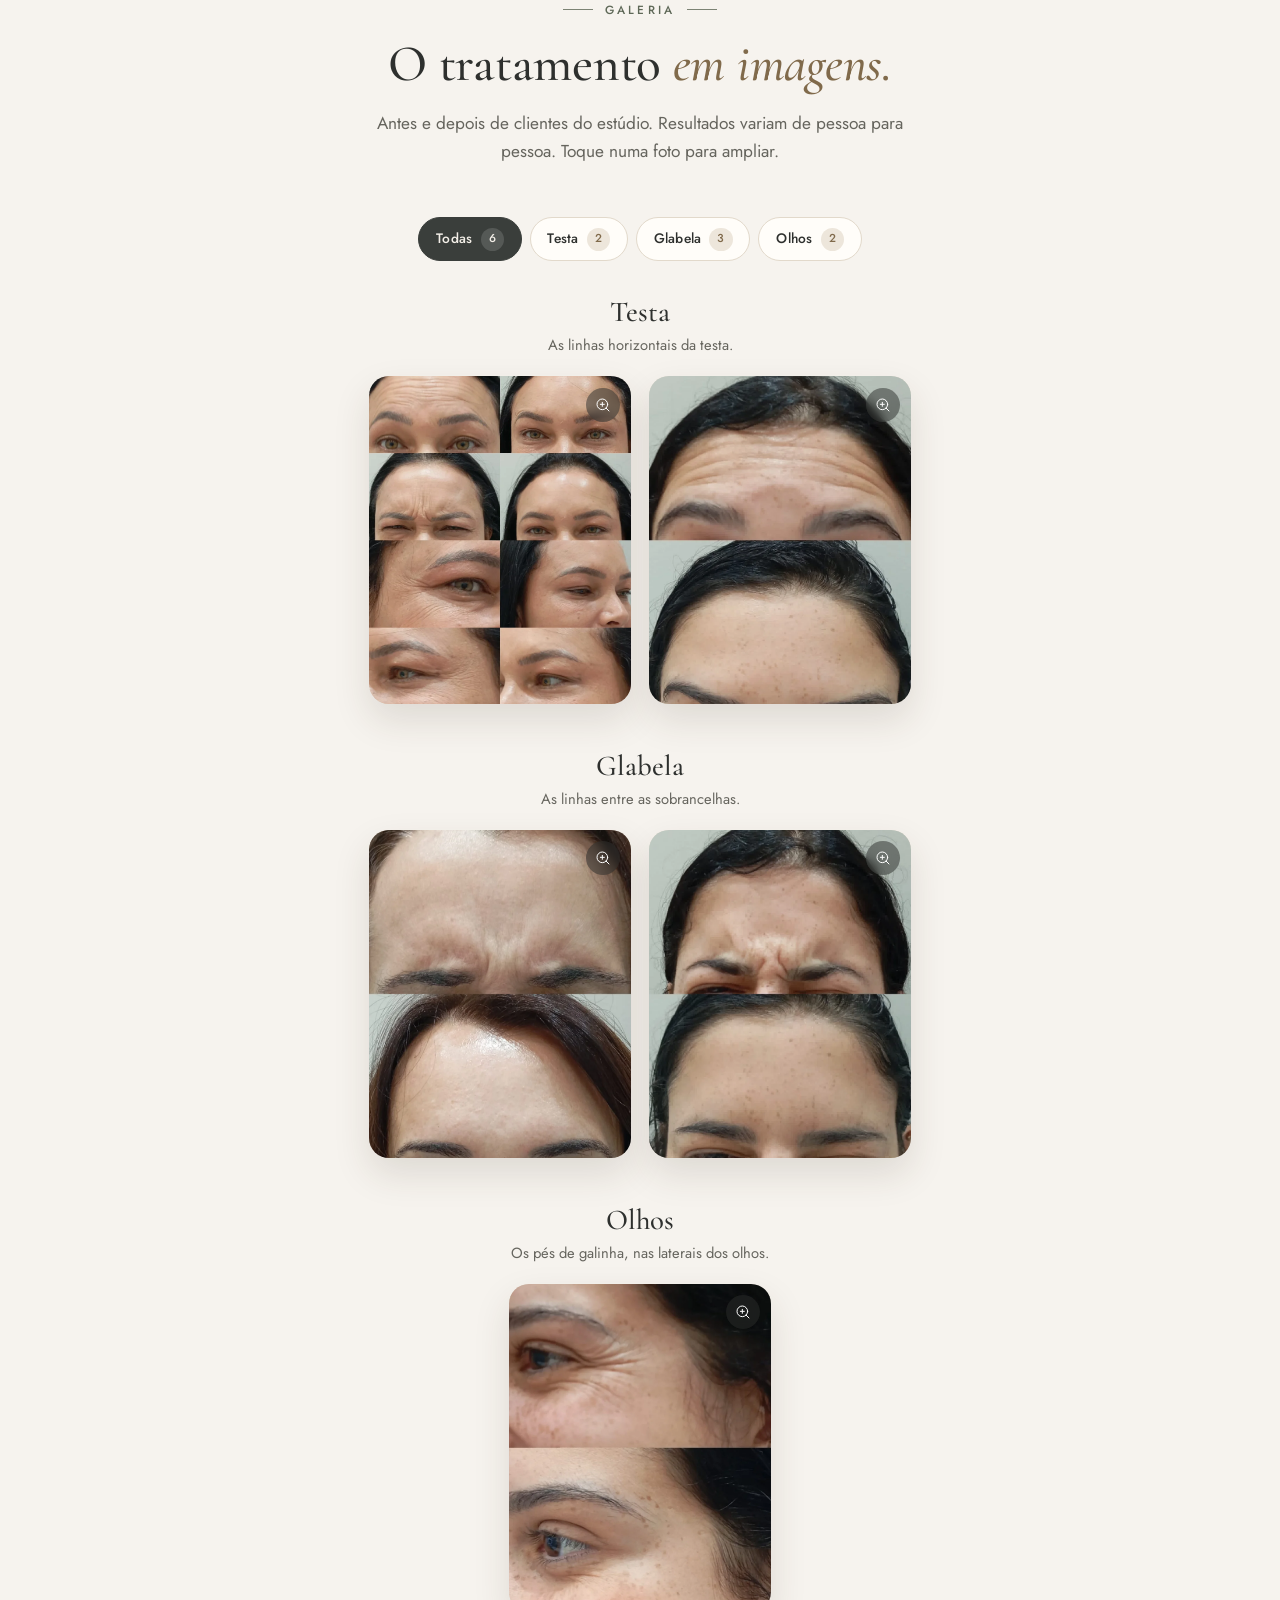
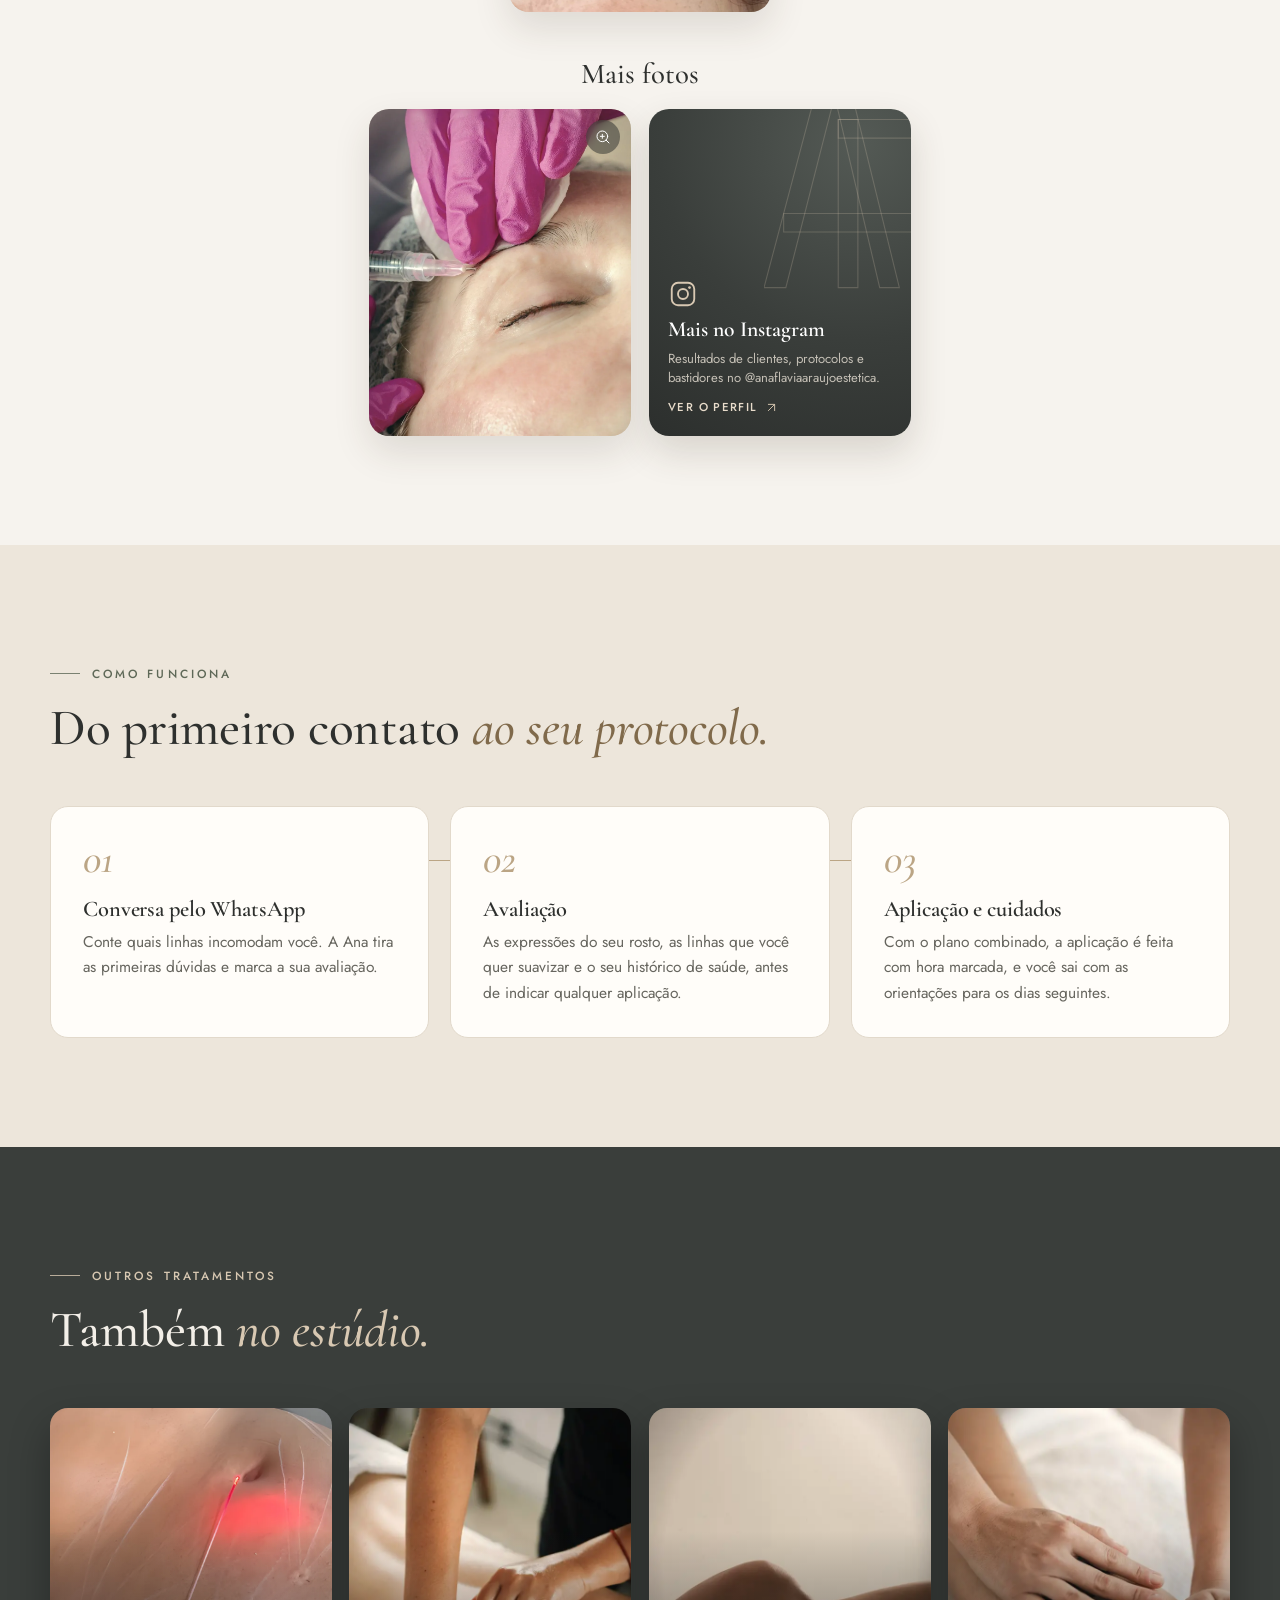
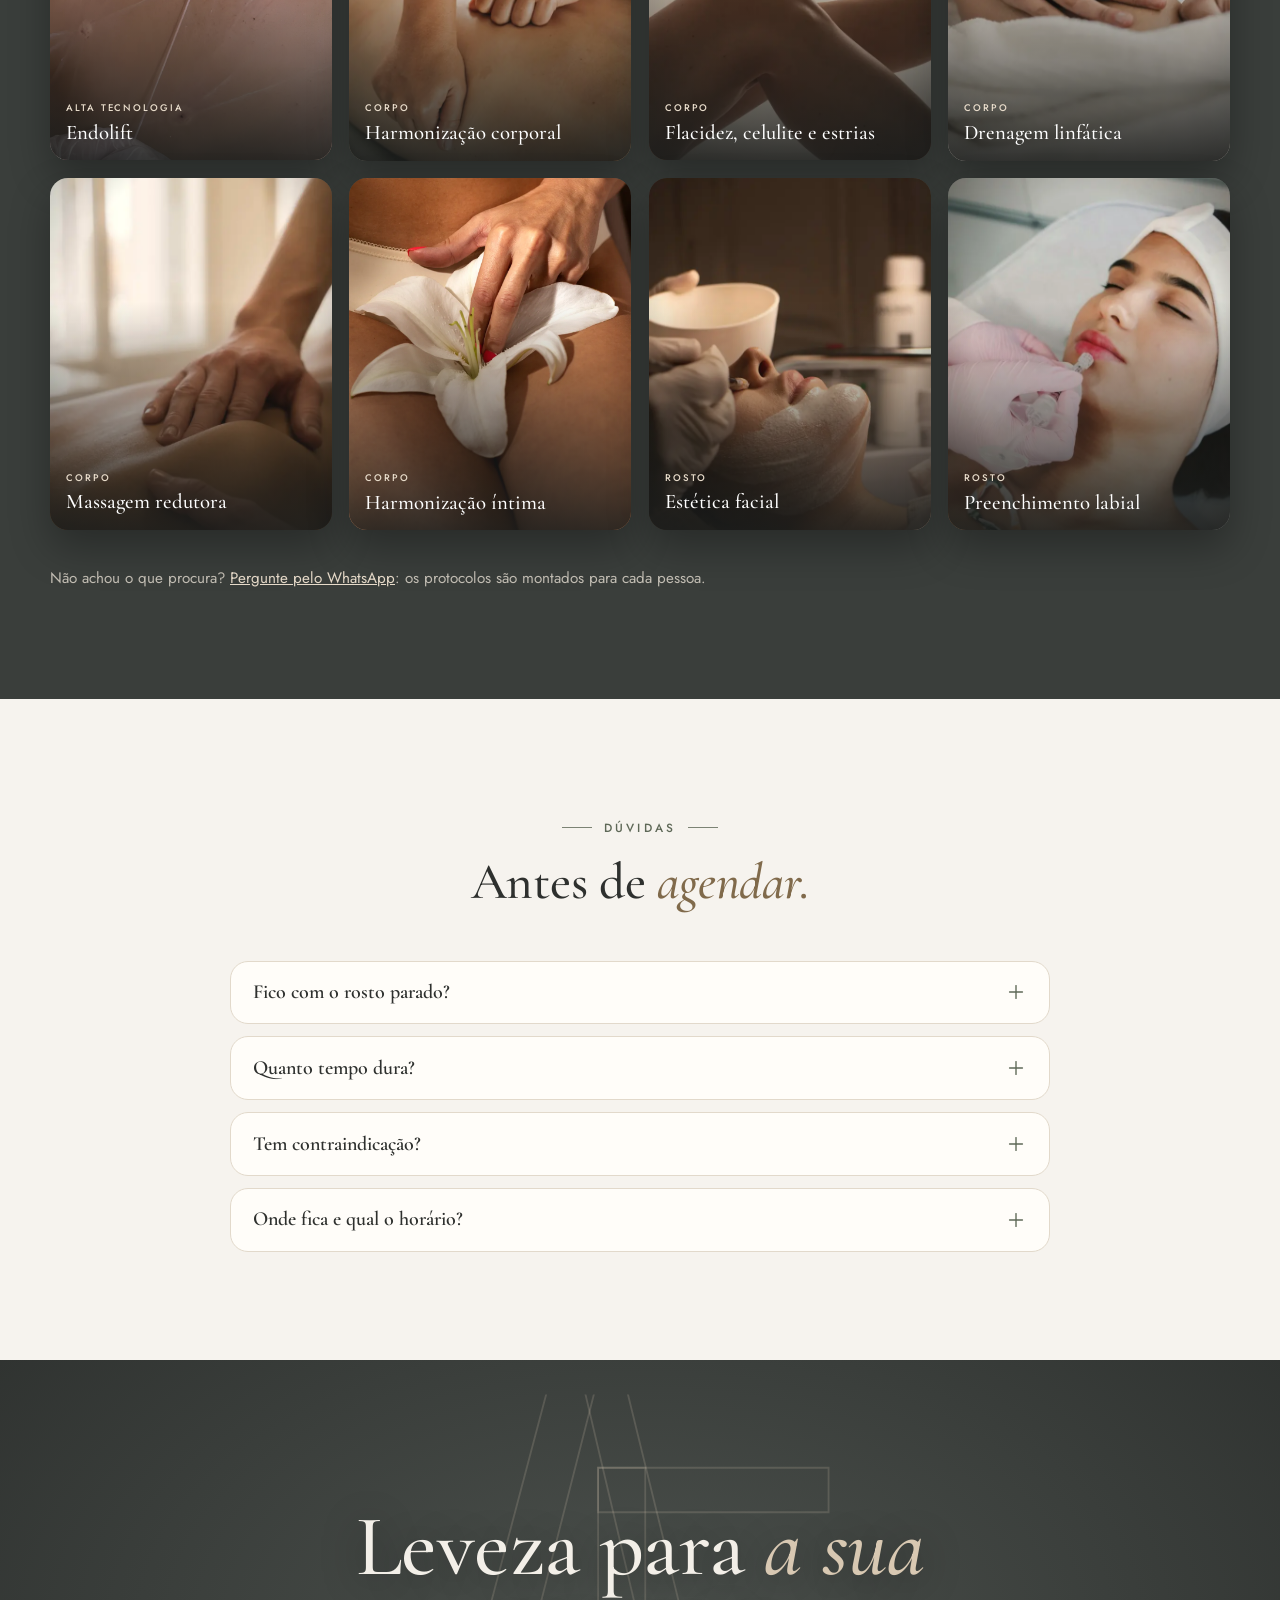
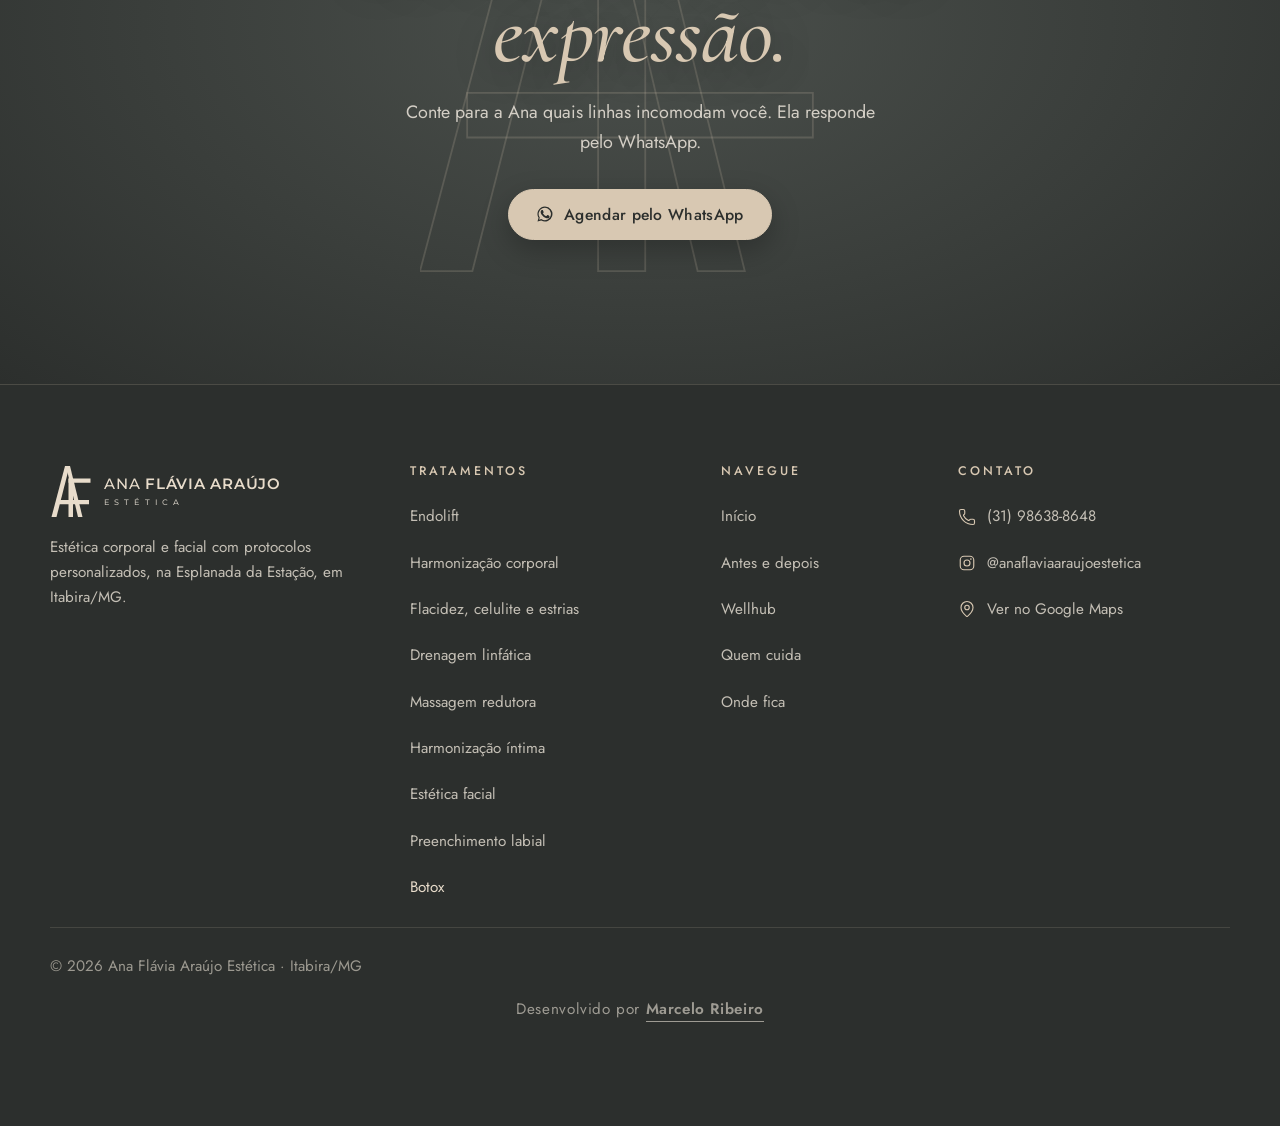
<file: tratamentos/botox/index.html>
<!doctype html>
<html lang="pt-BR">
<head>
<!-- Google Analytics 4 (27/10/2026): conta os toques no WhatsApp pela medição otimizada -->
<script async src="https://www.googletagmanager.com/gtag/js?id=G-6NPV462FQ9"></script>
<script>
  window.dataLayer = window.dataLayer || [];
  function gtag(){dataLayer.push(arguments);}
  gtag('js', new Date());
  gtag('config', 'G-6NPV462FQ9');
</script>
<!-- Microsoft Clarity (27/10/2026): gravação das visitas e mapa de calor -->
<script type="text/javascript">
  (function(c,l,a,r,i,t,y){
    c[a]=c[a]||function(){(c[a].q=c[a].q||[]).push(arguments)};
    t=l.createElement(r);t.async=1;t.src="https://www.clarity.ms/tag/"+i;
    y=l.getElementsByTagName(r)[0];y.parentNode.insertBefore(t,y);
  })(window, document, "clarity", "script", "z4cx9zowdm");
</script>
<meta charset="utf-8">
<meta name="viewport" content="width=device-width, initial-scale=1">
<script>(function(d){d.className+=" js";try{if(!matchMedia("(prefers-reduced-motion: reduce)").matches)d.className+=" entra-pt"}catch(e){}})(document.documentElement);</script>
<title>Botox (toxina botulínica) em Itabira/MG | Ana Flávia Araújo Estética</title>
<meta name="description" content="Botox em Itabira: suavização das linhas de expressão da testa, entre as sobrancelhas e ao redor dos olhos, sempre com avaliação antes. Esplanada da Estação.">
<meta name="theme-color" content="#F6F3EE">
<!-- canonical no GitHub Pages enquanto ela nao tiver dominio proprio -->
<link rel="canonical" href="https://anaflaviaaraujoestetica.com.br/tratamentos/botox/">
<meta property="og:type" content="website">
<meta property="og:locale" content="pt_BR">
<meta property="og:site_name" content="Ana Flávia Araújo Estética">
<meta property="og:title" content="Botox | Ana Flávia Araújo Estética, Itabira/MG">
<meta property="og:description" content="Suavização das linhas de expressão, com avaliação antes de qualquer aplicação.">
<meta property="og:url" content="https://anaflaviaaraujoestetica.com.br/tratamentos/botox/">
<meta property="og:image" content="https://anaflaviaaraujoestetica.com.br/assets/img/og-capa.jpg">
<meta property="og:image:width" content="1200">
<meta property="og:image:height" content="630">
<meta name="twitter:card" content="summary_large_image">
<link rel="icon" href="../../favicon.svg" type="image/svg+xml">
<link rel="apple-touch-icon" href="../../apple-touch-icon.png">
<link rel="preconnect" href="https://fonts.googleapis.com">
<link rel="preconnect" href="https://fonts.gstatic.com" crossorigin>
<link rel="stylesheet" href="https://fonts.googleapis.com/css2?family=Cormorant+Garamond:ital,wght@0,500;0,600;1,500&family=Jost:wght@400;500;600&family=Montserrat:wght@500;600&display=swap">
<link rel="stylesheet" href="../../assets/css/tratamento.css">
<link rel="preload" as="image" href="../../assets/img/trat-botox.webp" fetchpriority="high">
<script type="application/ld+json">
{"@context":"https://schema.org","@graph":[{"@type":"BreadcrumbList","itemListElement":[{"@type":"ListItem","position":1,"name":"Início","item":"https://anaflaviaaraujoestetica.com.br/"},{"@type":"ListItem","position":2,"name":"Tratamentos","item":"https://anaflaviaaraujoestetica.com.br/#tratamentos"},{"@type":"ListItem","position":3,"name":"Botox","item":"https://anaflaviaaraujoestetica.com.br/tratamentos/botox/"}]},{"@type":"Service","name":"Botox (toxina botulínica)","serviceType":"Toxina botulínica","description":"Suavização das linhas de expressão da testa, entre as sobrancelhas e ao redor dos olhos, com a dose definida na avaliação.","url":"https://anaflaviaaraujoestetica.com.br/tratamentos/botox/","areaServed":{"@type":"City","name":"Itabira"},"provider":{"@type":"BeautySalon","name":"Ana Flávia Araújo Estética","url":"https://anaflaviaaraujoestetica.com.br/","telephone":"+55-31-98638-8648","address":{"@type":"PostalAddress","streetAddress":"Rua Suzinha de Sá Martins, 201, loja 5, Esplanada da Estação","addressLocality":"Itabira","addressRegion":"MG","postalCode":"35900-209","addressCountry":"BR"}}}]}
</script>
</head>
<body>
<a class="pular" href="#conteudo">Pular para o conteúdo</a>

<svg width="0" height="0" style="position:absolute" aria-hidden="true" focusable="false">
  <defs>
    <symbol id="af-mono" viewBox="6 26 168 212">
      <path d="M66 30H84L32 234H12Z"/><path d="M70 30H86L136 234H118Z"/><path d="M80 80H98V234H80Z"/><path d="M80 80H168V97H80Z"/><path d="M30 166H162V183H30Z"/>
    </symbol>
  </defs>
  <symbol id="i-pin" viewBox="0 0 24 24"><path d="M20 10c0 4.993-5.539 10.193-7.399 11.799a1 1 0 0 1-1.202 0C9.539 20.193 4 14.993 4 10a8 8 0 0 1 16 0"/><circle cx="12" cy="10" r="3"/></symbol>
  <symbol id="i-relogio" viewBox="0 0 24 24"><circle cx="12" cy="12" r="10"/><path d="M12 6v6l4 2"/></symbol>
  <symbol id="i-calendario" viewBox="0 0 24 24"><path d="M8 2v4"/><path d="M16 2v4"/><rect width="18" height="18" x="3" y="4" rx="2"/><path d="M3 10h18"/><path d="m9 16 2 2 4-4"/></symbol>
  <symbol id="i-fone" viewBox="0 0 24 24"><path d="M13.832 16.568a1 1 0 0 0 1.213-.303l.355-.465A2 2 0 0 1 17 15h3a2 2 0 0 1 2 2v3a2 2 0 0 1-2 2A18 18 0 0 1 2 4a2 2 0 0 1 2-2h3a2 2 0 0 1 2 2v3a2 2 0 0 1-.8 1.6l-.468.351a1 1 0 0 0-.292 1.233 14 14 0 0 0 6.392 6.384"/></symbol>
  <symbol id="i-esq" viewBox="0 0 24 24"><path d="m15 18-6-6 6-6"/></symbol>
  <symbol id="i-dir" viewBox="0 0 24 24"><path d="m9 18 6-6-6-6"/></symbol>
  <symbol id="i-x" viewBox="0 0 24 24"><path d="M18 6 6 18"/><path d="m6 6 12 12"/></symbol>
  <symbol id="i-check" viewBox="0 0 24 24"><path d="M20 6 9 17l-5-5"/></symbol>
  <symbol id="i-lupa" viewBox="0 0 24 24"><circle cx="11" cy="11" r="8"/><line x1="21" x2="16.65" y1="21" y2="16.65"/><line x1="11" x2="11" y1="8" y2="14"/><line x1="8" x2="14" y1="11" y2="11"/></symbol>
  <symbol id="i-aspas" viewBox="0 0 24 24"><path d="M16 3a2 2 0 0 0-2 2v6a2 2 0 0 0 2 2 1 1 0 0 1 1 1v1a2 2 0 0 1-2 2 1 1 0 0 0-1 1v2a1 1 0 0 0 1 1 6 6 0 0 0 6-6V5a2 2 0 0 0-2-2z"/><path d="M5 3a2 2 0 0 0-2 2v6a2 2 0 0 0 2 2 1 1 0 0 1 1 1v1a2 2 0 0 1-2 2 1 1 0 0 0-1 1v2a1 1 0 0 0 1 1 6 6 0 0 0 6-6V5a2 2 0 0 0-2-2z"/></symbol>
  <symbol id="i-seta" viewBox="0 0 24 24"><path d="M7 7h10v10"/><path d="M7 17 17 7"/></symbol>
  <symbol id="i-mais" viewBox="0 0 24 24"><path d="M5 12h14"/><path d="M12 5v14"/></symbol>
  <symbol id="i-haltere" viewBox="0 0 24 24"><path d="M17.596 12.768a2 2 0 1 0 2.829-2.829l-1.768-1.767a2 2 0 0 0 2.828-2.829l-2.828-2.828a2 2 0 0 0-2.829 2.828l-1.767-1.768a2 2 0 1 0-2.829 2.829z"/><path d="m2.5 21.5 1.4-1.4"/><path d="m20.1 3.9 1.4-1.4"/><path d="M5.343 21.485a2 2 0 1 0 2.829-2.828l1.767 1.768a2 2 0 1 0 2.829-2.829l-6.364-6.364a2 2 0 1 0-2.829 2.829l1.768 1.767a2 2 0 0 0-2.828 2.829z"/><path d="m9.6 14.4 4.8-4.8"/></symbol>
  <symbol id="i-zap" viewBox="0 0 24 24"><path d="M17.5 14.4c-.3-.2-1.7-.9-2-1-.3-.1-.5-.2-.7.1s-.8 1-.9 1.2c-.2.2-.3.2-.6.1-.3-.2-1.2-.5-2.3-1.4-.9-.8-1.4-1.7-1.6-2-.2-.3 0-.5.1-.6.1-.1.3-.3.4-.5.1-.2.2-.3.3-.5 0-.2 0-.4 0-.5 0-.2-.7-1.6-.9-2.2-.2-.5-.5-.5-.7-.5h-.6c-.2 0-.5.1-.8.4-.3.3-1 1-1 2.5s1.1 2.9 1.2 3.1c.1.2 2.1 3.2 5 4.4.7.3 1.2.5 1.7.6.7.2 1.3.2 1.8.1.6-.1 1.7-.7 1.9-1.4.2-.7.2-1.2.2-1.4-.1-.1-.3-.2-.6-.3ZM12 2a10 10 0 0 0-8.6 15.1L2 22l5-1.3A10 10 0 1 0 12 2Zm0 18.2c-1.6 0-3.2-.4-4.5-1.2l-.3-.2-3 .8.8-2.9-.2-.3A8.2 8.2 0 1 1 12 20.2Z" fill="currentColor" stroke="none"/></symbol>
  <symbol id="i-insta" viewBox="0 0 24 24"><rect x="3" y="3" width="18" height="18" rx="5"/><circle cx="12" cy="12" r="4"/><circle cx="17.2" cy="6.8" r="1.1" fill="currentColor" stroke="none"/></symbol>
  <symbol id="i-play" viewBox="0 0 24 24"><path d="M5 5a2 2 0 0 1 3.008-1.728l11.997 6.998a2 2 0 0 1 .003 3.458l-12 7A2 2 0 0 1 5 19z"/></symbol>
</svg>

<header class="topo">
  <div class="env topo__linha">
    <a class="marca" href="../../" aria-label="Ana Flávia Araújo Estética, página inicial">
      <svg class="marca__mono" aria-hidden="true"><use href="#af-mono"/></svg>
      <span class="marca__texto">
        <span class="marca__nome"><span>ANA</span> FLÁVIA ARAÚJO</span>
        <span class="marca__sub">ESTÉTICA</span>
      </span>
    </a>
    <nav class="menu" aria-label="Seções">
      <a href="../../#espaco">O espaço</a>
      <a class="ativo" href="../../#tratamentos">Tratamentos</a>
      <a href="../../#resultados">Resultados</a>
      <a href="../../#wellhub">Wellhub</a>
      <a href="../../#quem-cuida">Quem cuida</a>
      <a href="../../#avaliacoes">Avaliações</a>
      <a href="../../#onde">Onde fica</a>
    </nav>
    <a class="btn topo__cta" href="https://wa.me/5531986388648?text=Ol%C3%A1!%20Vim%20pelo%20site%20e%20quero%20saber%20mais%20sobre%20botox." target="_blank" rel="noopener"><svg class="btn__ico" aria-hidden="true"><use href="#i-zap"/></svg>Agendar</a>
  </div>
</header>

<main id="conteudo">

<!-- ===== topo da pagina =====
     Foto do UNSPLASH (licenca livre), NAO e do estudio: o texto nunca diz que e ela. Trocar pela foto real quando chegar. -->
<section class="pt" aria-labelledby="titulo">
  <div class="env">
    <div class="pt__grade">
      <div class="pt__texto">
        <ol class="trilha"><li><a href="../../">Início</a></li><li><a href="../../#tratamentos">Tratamentos</a></li><li aria-current="page">Botox</li></ol>
        <span class="olho">Rosto</span>
        <h1 id="titulo">Botox <em>para linhas de expressão.</em></h1>
        <p class="pt__lead">Suavização das linhas da testa, entre as sobrancelhas e ao redor dos olhos, com a dose definida na avaliação.</p>
        <div class="acoes">
          <a class="btn" href="https://wa.me/5531986388648?text=Ol%C3%A1!%20Vim%20pelo%20site%20e%20quero%20saber%20mais%20sobre%20botox." target="_blank" rel="noopener"><svg class="btn__ico" aria-hidden="true"><use href="#i-zap"/></svg>Falar com a Ana</a>
          <a class="btn btn--linha" href="#como">Como funciona</a>
        </div>
      </div>
      <figure class="pt__foto" data-px-pai>
        <svg class="pt__arcos" viewBox="0 0 200 200" aria-hidden="true">
          <path pathLength="1" stroke="#D8CDBB" stroke-width="13" d="M20 200A180 180 0 0 1 200 20"/>
          <path pathLength="1" stroke="#E2D8C8" stroke-width="13" d="M48 200A152 152 0 0 1 200 48"/>
          <path pathLength="1" stroke="#CDC2AE" stroke-width="13" d="M76 200A124 124 0 0 1 200 76"/>
        </svg>
        <div class="pt__moldura" data-px="-0.04"><img src="../../assets/img/trat-botox.webp" width="600" height="800" fetchpriority="high" decoding="async" alt="Profissional de luvas azuis aplicando toxina na testa de uma cliente de olhos fechados"></div>
        <span class="pt__mono" data-px="0.1" aria-hidden="true"><svg viewBox="6 26 168 212"><use href="#af-mono"/></svg></span>
        <span class="pt__selo" data-px="0.16"><strong>5,0</strong><span><span class="estrelas" aria-hidden="true">★★★★★</span>37 avaliações<br>no Google</span></span>
      </figure>
    </div>
  </div>
</section>

<!-- ===== o que e ===== -->
<section class="secao secao--areia" id="sobre">
  <div class="env sobre">
    <div class="sobre__texto" data-rev>
      <span class="olho">O que é</span>
      <h2>Leveza <em>na expressão.</em></h2>
      <p>Botox é o nome mais conhecido da toxina botulínica. Ela relaxa por um tempo os músculos que formam as linhas de expressão, como as da testa, a ruga entre as sobrancelhas e os pés de galinha. A dose e os pontos de aplicação são definidos na avaliação, de acordo com as expressões do seu rosto.</p>
      <p>É um procedimento injetável. Por isso a avaliação vem antes de tudo: nela você conta o que quer, tira as dúvidas e entende o que faz sentido para o seu caso.</p>
    </div>
    <aside class="cartao" data-rev aria-labelledby="t-quando">
      <svg class="cartao__arcos" viewBox="0 0 200 200" aria-hidden="true">
        <path stroke="#F1EBE1" stroke-width="12" d="M60 0A140 140 0 0 0 200 140"/>
        <path stroke="#F4EFE7" stroke-width="12" d="M90 0A110 110 0 0 0 200 110"/>
        <path stroke="#EEE7DB" stroke-width="12" d="M120 0A80 80 0 0 0 200 80"/>
      </svg>
      <h3 id="t-quando">Quando procurar</h3>
      <ul class="lista">
        <li><span class="lista__ic"><svg class="i" aria-hidden="true"><use href="#i-check"/></svg></span>Linhas horizontais na testa</li>
        <li><span class="lista__ic"><svg class="i" aria-hidden="true"><use href="#i-check"/></svg></span>Ruga entre as sobrancelhas</li>
        <li><span class="lista__ic"><svg class="i" aria-hidden="true"><use href="#i-check"/></svg></span>Pés de galinha no canto dos olhos</li>
        <li><span class="lista__ic"><svg class="i" aria-hidden="true"><use href="#i-check"/></svg></span>Linhas que marcam quando você franze ou sorri</li>
      </ul>
      <p class="cartao__nota">A aplicação só é indicada depois da avaliação.</p>
    </aside>
  </div>
</section>

<!-- ===== GALERIA: o espaco pras fotos DELA (pedido de 16/10/2026) =====
     Pra por foto nova: WebP em assets/img/ (scripts/otimizar-imagem.js, 1200px)
     e copiar uma linha <li> abaixo, trocando src, href, width/height, alt e a
     legenda. A ordem da lista e a ordem na tela. O ultimo quadro (Instagram)
     fica sempre por ultimo. Foto do Unsplash so como EXEMPLO marcado (data-exemplo
     e legenda "Imagem ilustrativa"), nunca como se fosse do estudio. -->
<section class="secao secao--creme" id="galeria">
  <div class="env">
    <div class="cabeca cabeca--centro">
      <span class="olho">Galeria</span>
      <h2>O tratamento <em>em imagens.</em></h2>
      <p class="chamada">Antes e depois de clientes do estúdio. Resultados variam de pessoa para pessoa. Toque numa foto para ampliar.</p>
    </div>
    <!-- Areas do corpo (22/10/2026): o tratamento.js (3b) monta os botoes e agrupa as fotos.
         Area nova: um <li> aqui e data-area="<id>" nas fotos dela. -->
    <ul class="areas" data-areas aria-label="Áreas tratadas" hidden>
      <li><button type="button" data-area="todas" aria-pressed="true">Todas</button></li>
      <li><button type="button" data-area="testa" aria-pressed="false" data-txt="As linhas horizontais da testa.">Testa</button></li>
      <li><button type="button" data-area="glabela" aria-pressed="false" data-txt="As linhas entre as sobrancelhas.">Glabela</button></li>
      <li><button type="button" data-area="olhos" aria-pressed="false" data-txt="Os pés de galinha, nas laterais dos olhos.">Olhos</button></li>
    </ul>
    <ul class="galeria">
      <!-- Antes e depois DELA, mandados pelo Marcelo em 22/10/2026 (originais em Fotos e Imagens/
           whatsapp-2026-10-22-botox/). Pedido dele: a galeria fica so com estas e o exemplo 1. -->
      <li data-rev data-area="glabela"><a class="galeria__item" href="../../assets/img/res-botox-1.webp" data-luz data-legenda="Glabela, antes e depois"><img src="../../assets/img/res-botox-1.webp" width="900" height="1200" loading="lazy" decoding="async" alt="Antes e depois da glabela: as linhas entre as sobrancelhas, marcadas em cima, suavizadas embaixo"><span class="galeria__lupa" aria-hidden="true"><svg class="i" aria-hidden="true"><use href="#i-lupa"/></svg></span><span class="galeria__leg">Glabela, antes e depois</span></a></li>
      <li data-rev data-area="testa glabela olhos"><a class="galeria__item" href="../../assets/img/res-botox-2.webp" data-luz data-legenda="Testa, glabela e olhos, antes e depois"><img src="../../assets/img/res-botox-2.webp" width="900" height="1200" loading="lazy" decoding="async" alt="Quatro pares de antes e depois da mesma cliente: testa, glabela e as linhas ao lado dos olhos"><span class="galeria__lupa" aria-hidden="true"><svg class="i" aria-hidden="true"><use href="#i-lupa"/></svg></span><span class="galeria__leg">Testa, glabela e olhos, antes e depois</span></a></li>
      <li data-rev data-area="glabela"><a class="galeria__item" href="../../assets/img/res-botox-3.webp" data-luz data-legenda="Glabela, antes e depois"><img src="../../assets/img/res-botox-3.webp" width="900" height="1200" loading="lazy" decoding="async" alt="Antes e depois da glabela de outra cliente, franzindo a testa"><span class="galeria__lupa" aria-hidden="true"><svg class="i" aria-hidden="true"><use href="#i-lupa"/></svg></span><span class="galeria__leg">Glabela, antes e depois</span></a></li>
      <li data-rev data-area="olhos"><a class="galeria__item" href="../../assets/img/res-botox-4.webp" data-luz data-legenda="Pés de galinha, antes e depois"><img src="../../assets/img/res-botox-4.webp" width="900" height="1200" loading="lazy" decoding="async" alt="Antes e depois das linhas ao lado do olho, os pés de galinha"><span class="galeria__lupa" aria-hidden="true"><svg class="i" aria-hidden="true"><use href="#i-lupa"/></svg></span><span class="galeria__leg">Pés de galinha, antes e depois</span></a></li>
      <li data-rev data-area="testa"><a class="galeria__item" href="../../assets/img/res-botox-5.webp" data-luz data-legenda="Testa, antes e depois"><img src="../../assets/img/res-botox-5.webp" width="900" height="1200" loading="lazy" decoding="async" alt="Antes e depois das linhas horizontais da testa"><span class="galeria__lupa" aria-hidden="true"><svg class="i" aria-hidden="true"><use href="#i-lupa"/></svg></span><span class="galeria__leg">Testa, antes e depois</span></a></li>
      <!-- EXEMPLO (Unsplash, licença livre): o unico que ficou, a pedido dele em 22/10/2026 -->
      <li data-rev><a class="galeria__item" href="../../assets/img/ex-botox-1.webp" data-luz data-exemplo data-legenda="Imagem ilustrativa"><img src="../../assets/img/ex-botox-1.webp" width="960" height="1200" loading="lazy" decoding="async" alt="Profissional de luvas rosa aplicando toxina na testa de uma cliente deitada"><span class="galeria__lupa" aria-hidden="true"><svg class="i" aria-hidden="true"><use href="#i-lupa"/></svg></span><span class="galeria__leg">Imagem ilustrativa</span></a></li>
      <li data-rev><a class="galeria__ig" href="https://www.instagram.com/anaflaviaaraujoestetica/" target="_blank" rel="noopener">
        <svg class="galeria__mono" viewBox="6 26 168 212" aria-hidden="true"><use href="#af-mono"/></svg>
        <svg class="i" aria-hidden="true"><use href="#i-insta"/></svg>
        <b>Mais no Instagram</b>
        <small>Resultados de clientes, protocolos e bastidores no @anaflaviaaraujoestetica.</small>
        <span>Ver o perfil<svg class="i" aria-hidden="true"><use href="#i-seta"/></svg></span>
      </a></li>
    </ul>
  </div>
</section>

<!-- ===== como funciona ===== -->
<section class="secao secao--areia" id="como">
  <div class="env">
    <div class="cabeca">
      <span class="olho">Como funciona</span>
      <h2>Do primeiro contato <em>ao seu protocolo.</em></h2>
    </div>
    <ol class="passos">
      <li class="passo" data-rev><span class="passo__n" aria-hidden="true">01</span><h3>Conversa pelo WhatsApp</h3><p>Conte quais linhas incomodam você. A Ana tira as primeiras dúvidas e marca a sua avaliação.</p></li>
      <li class="passo" data-rev><span class="passo__n" aria-hidden="true">02</span><h3>Avaliação</h3><p>As expressões do seu rosto, as linhas que você quer suavizar e o seu histórico de saúde, antes de indicar qualquer aplicação.</p></li>
      <li class="passo" data-rev><span class="passo__n" aria-hidden="true">03</span><h3>Aplicação e cuidados</h3><p>Com o plano combinado, a aplicação é feita com hora marcada, e você sai com as orientações para os dias seguintes.</p></li>
    </ol>
  </div>
</section>

<!-- ===== outros tratamentos ===== -->
<section class="secao secao--grafite" id="outros">
  <div class="env">
    <div class="cabeca">
      <span class="olho">Outros tratamentos</span>
      <h2>Também <em>no estúdio.</em></h2>
    </div>
    <ul class="outros">
      <li><a class="outro" href="../endolift/"><img src="../../assets/img/trat-endolift.webp" width="600" height="800" loading="lazy" decoding="async" alt=""><small>Alta tecnologia</small><b>Endolift</b></a></li>
      <li><a class="outro" href="../harmonizacao-corporal/"><img src="../../assets/img/trat-corporal.webp" width="600" height="800" loading="lazy" decoding="async" alt=""><small>Corpo</small><b>Harmonização corporal</b></a></li>
      <li><a class="outro" href="../flacidez-celulite-estrias/"><img src="../../assets/img/trat-flacidez.webp" width="600" height="800" loading="lazy" decoding="async" alt=""><small>Corpo</small><b>Flacidez, celulite e estrias</b></a></li>
      <li><a class="outro" href="../drenagem-linfatica/"><img src="../../assets/img/trat-drenagem.webp" width="600" height="800" loading="lazy" decoding="async" alt=""><small>Corpo</small><b>Drenagem linfática</b></a></li>
      <li><a class="outro" href="../massagem-redutora/"><img src="../../assets/img/trat-massagem.webp" width="600" height="800" loading="lazy" decoding="async" alt=""><small>Corpo</small><b>Massagem redutora</b></a></li>
      <li><a class="outro" href="../harmonizacao-intima/"><img src="../../assets/img/trat-harmonizacao-intima.webp" width="600" height="750" loading="lazy" decoding="async" alt=""><small>Corpo</small><b>Harmonização íntima</b></a></li>
      <li><a class="outro" href="../estetica-facial/"><img src="../../assets/img/trat-facial.webp" width="600" height="800" loading="lazy" decoding="async" alt=""><small>Rosto</small><b>Estética facial</b></a></li>
      <li><a class="outro" href="../preenchimento-labial/"><img src="../../assets/img/trat-labial.webp" width="600" height="800" loading="lazy" decoding="async" alt=""><small>Rosto</small><b>Preenchimento labial</b></a></li>
    </ul>
    <p class="outros-volta">Não achou o que procura? <a href="https://wa.me/5531986388648?text=Ol%C3%A1!%20Vim%20pelo%20site%20e%20tenho%20uma%20d%C3%BAvida%20sobre%20os%20tratamentos." target="_blank" rel="noopener">Pergunte pelo WhatsApp</a>: os protocolos são montados para cada pessoa.</p>
  </div>
</section>

<!-- ===== duvidas ===== -->
<section class="secao secao--creme" id="duvidas">
  <div class="env">
    <div class="cabeca cabeca--centro">
      <span class="olho">Dúvidas</span>
      <h2>Antes de <em>agendar.</em></h2>
    </div>
    <div class="faq">
      <details>
        <summary>Fico com o rosto parado?<svg class="i" aria-hidden="true"><use href="#i-mais"/></svg></summary>
        <p>A ideia é suavizar as linhas sem tirar a sua expressão. A dose e os pontos são combinados com você na avaliação, de acordo com o seu rosto.</p>
      </details>
      <details>
        <summary>Quanto tempo dura?<svg class="i" aria-hidden="true"><use href="#i-mais"/></svg></summary>
        <p>Varia de pessoa para pessoa: o efeito passa aos poucos, conforme o músculo volta a se movimentar. Na avaliação você fica sabendo o que esperar no seu caso.</p>
      </details>
      <details>
        <summary>Tem contraindicação?<svg class="i" aria-hidden="true"><use href="#i-mais"/></svg></summary>
        <p>Tem. Gestantes, lactantes, quem tem doença neuromuscular e quem está com alguma infecção na região não podem fazer ou precisam esperar. Por isso o seu histórico de saúde é conversado na avaliação, antes de qualquer aplicação.</p>
      </details>
      <details>
        <summary>Onde fica e qual o horário?<svg class="i" aria-hidden="true"><use href="#i-mais"/></svg></summary>
        <p>Rua Suzinha de Sá Martins, 201, loja 5, Esplanada da Estação, em Itabira. Segunda das 13h às 19h, terça e quarta das 8h às 19h, quinta das 8h às 18h, sexta das 8h às 19h e sábado das 8h às 13h.</p>
      </details>
    </div>
  </div>
</section>

<!-- ===== faixa final ===== -->
<section class="exp" aria-labelledby="t-final">
  <svg class="exp__mono" viewBox="6 26 168 212" aria-hidden="true"><use href="#af-mono"/></svg>
  <div class="poeira" aria-hidden="true">
    <i style="--x:12%;--y:70%;--d:8s;--a:0s"></i><i style="--x:24%;--y:38%;--t:3px;--d:9s;--a:1.2s"></i>
    <i style="--x:38%;--y:80%;--d:7s;--a:2.4s"></i><i style="--x:62%;--y:26%;--t:5px;--d:10s;--a:.6s"></i>
    <i style="--x:76%;--y:70%;--t:3px;--d:8s;--a:3s"></i><i style="--x:90%;--y:34%;--d:9s;--a:1.8s"></i>
  </div>
  <div class="exp__texto">
    <h2 id="t-final">Leveza para <em>a sua expressão.</em></h2>
    <p>Conte para a Ana quais linhas incomodam você. Ela responde pelo WhatsApp.</p>
    <div class="acoes">
      <a class="btn btn--nude" href="https://wa.me/5531986388648?text=Ol%C3%A1!%20Vim%20pelo%20site%20e%20quero%20saber%20mais%20sobre%20botox." target="_blank" rel="noopener"><svg class="btn__ico" aria-hidden="true"><use href="#i-zap"/></svg>Agendar pelo WhatsApp</a>
    </div>
  </div>
</section>

</main>

<footer class="rodape">
  <div class="env">
    <div class="rodape__grade">
      <div>
        <a class="marca" href="../../" aria-label="Ana Flávia Araújo Estética, página inicial">
          <svg class="marca__mono" aria-hidden="true"><use href="#af-mono"/></svg>
          <span class="marca__texto"><span class="marca__nome"><span>ANA</span> FLÁVIA ARAÚJO</span><span class="marca__sub">ESTÉTICA</span></span>
        </a>
        <p>Estética corporal e facial com protocolos personalizados, na Esplanada da Estação, em Itabira/MG.</p>
      </div>
      <div>
        <h4>Tratamentos</h4>
        <ul class="rodape__lista">
          <li><a href="../endolift/">Endolift</a></li>
          <li><a href="../harmonizacao-corporal/">Harmonização corporal</a></li>
          <li><a href="../flacidez-celulite-estrias/">Flacidez, celulite e estrias</a></li>
          <li><a href="../drenagem-linfatica/">Drenagem linfática</a></li>
          <li><a href="../massagem-redutora/">Massagem redutora</a></li>
          <li><a href="../harmonizacao-intima/">Harmonização íntima</a></li>
          <li><a href="../estetica-facial/">Estética facial</a></li>
          <li><a href="../preenchimento-labial/">Preenchimento labial</a></li>
          <li><a href="../botox/" aria-current="page">Botox</a></li>
        </ul>
      </div>
      <div>
        <h4>Navegue</h4>
        <ul class="rodape__lista">
          <li><a href="../../">Início</a></li>
          <li><a href="../../#resultados">Antes e depois</a></li>
          <li><a href="../../#wellhub">Wellhub</a></li>
          <li><a href="../../#quem-cuida">Quem cuida</a></li>
          <li><a href="../../#onde">Onde fica</a></li>
        </ul>
      </div>
      <div>
        <h4>Contato</h4>
        <ul class="rodape__lista">
          <li><a href="https://wa.me/5531986388648" target="_blank" rel="noopener"><svg class="i" aria-hidden="true"><use href="#i-fone"/></svg>(31) 98638-8648</a></li>
          <li><a href="https://www.instagram.com/anaflaviaaraujoestetica/" target="_blank" rel="noopener"><svg class="i" aria-hidden="true"><use href="#i-insta"/></svg>@anaflaviaaraujoestetica</a></li>
          <li><a href="https://maps.app.goo.gl/82mXfYD8dSqdEhQh6" target="_blank" rel="noopener"><svg class="i" aria-hidden="true"><use href="#i-pin"/></svg>Ver no Google Maps</a></li>
        </ul>
      </div>
    </div>
    <p class="rodape__fim">© 2026 Ana Flávia Araújo Estética · Itabira/MG</p>
    <p class="assinatura">Desenvolvido por <a href="https://marcel0gs.github.io/marcelo-ribeiro-digital/" target="_blank" rel="noopener">Marcelo Ribeiro</a></p>
  </div>
</footer>

<a class="zap" href="https://wa.me/5531986388648?text=Ol%C3%A1!%20Vim%20pelo%20site%20e%20quero%20saber%20mais%20sobre%20botox." target="_blank" rel="noopener" aria-label="Falar com a Ana">
  <svg aria-hidden="true" viewBox="0 0 24 24"><use href="#i-zap"/></svg><span>Agendar</span>
</a>

<script src="../../assets/js/tratamento.js" defer></script>
</body>
</html>
</file>
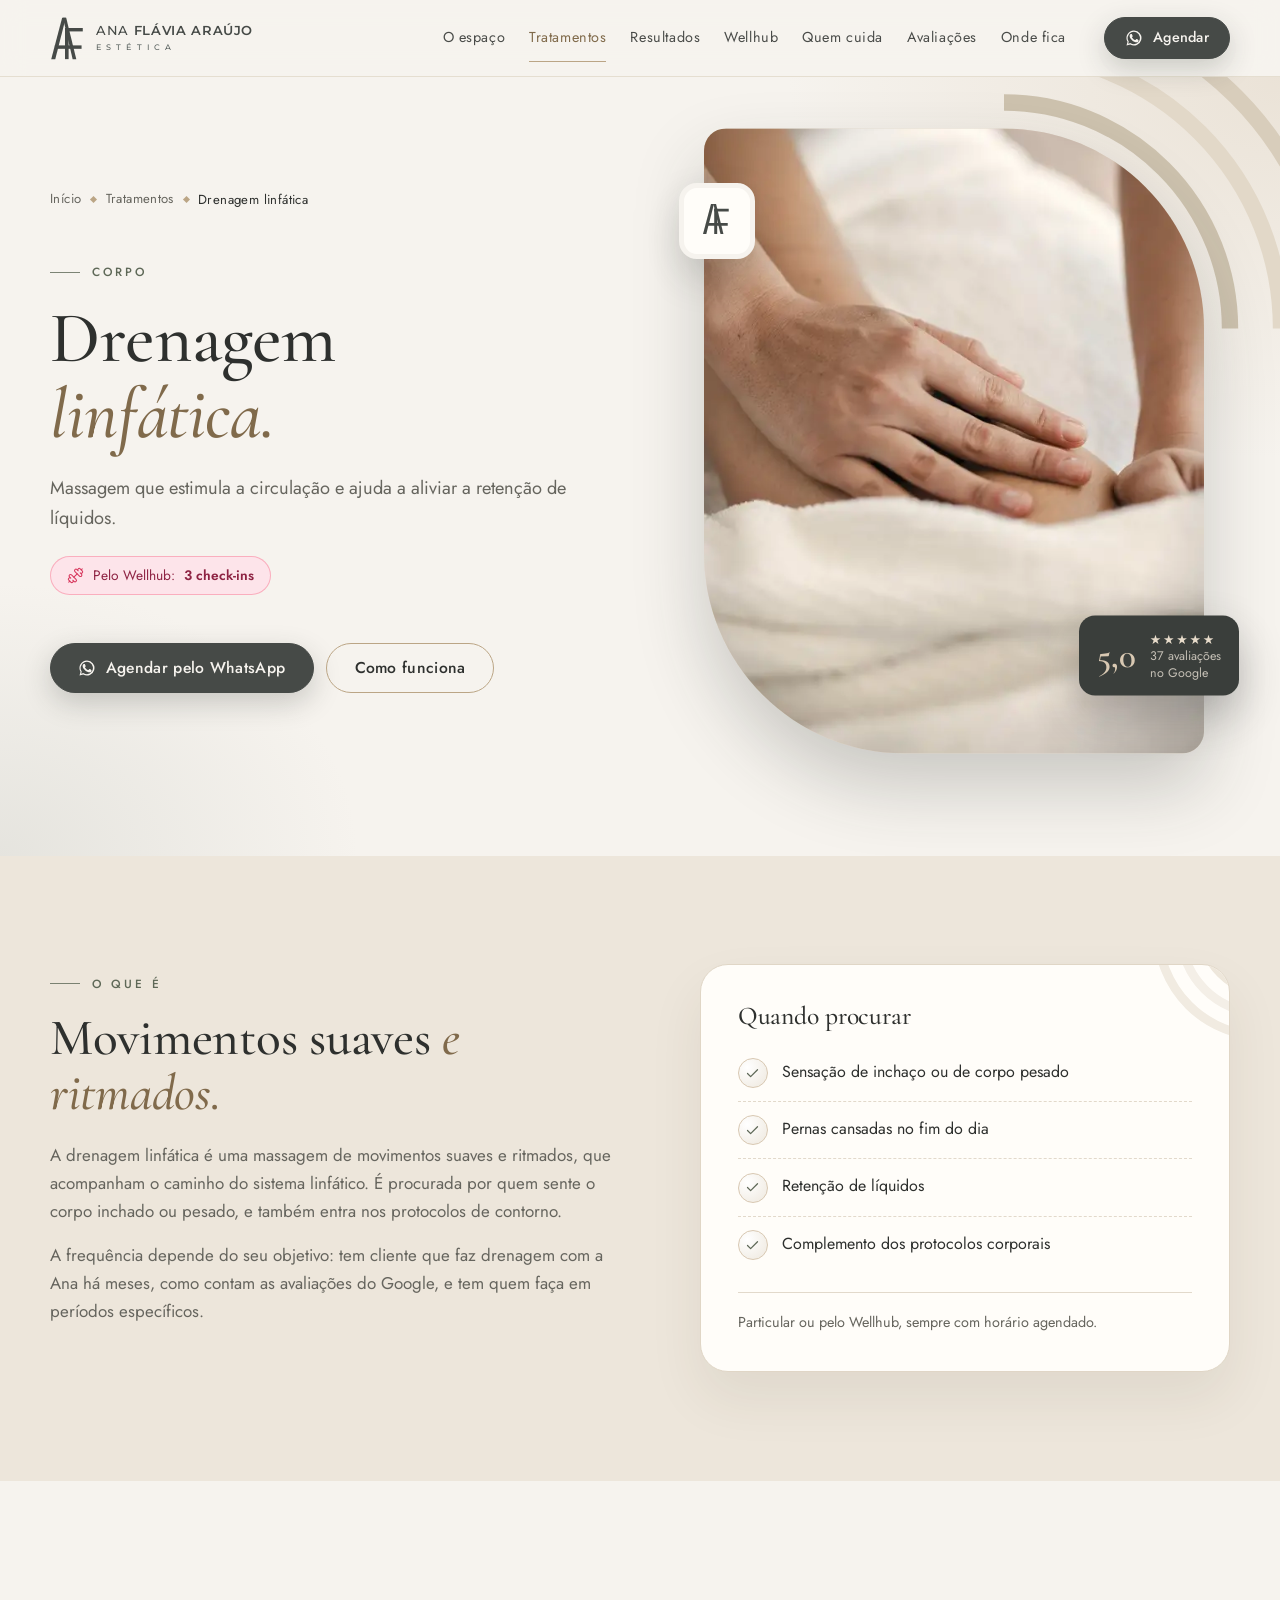
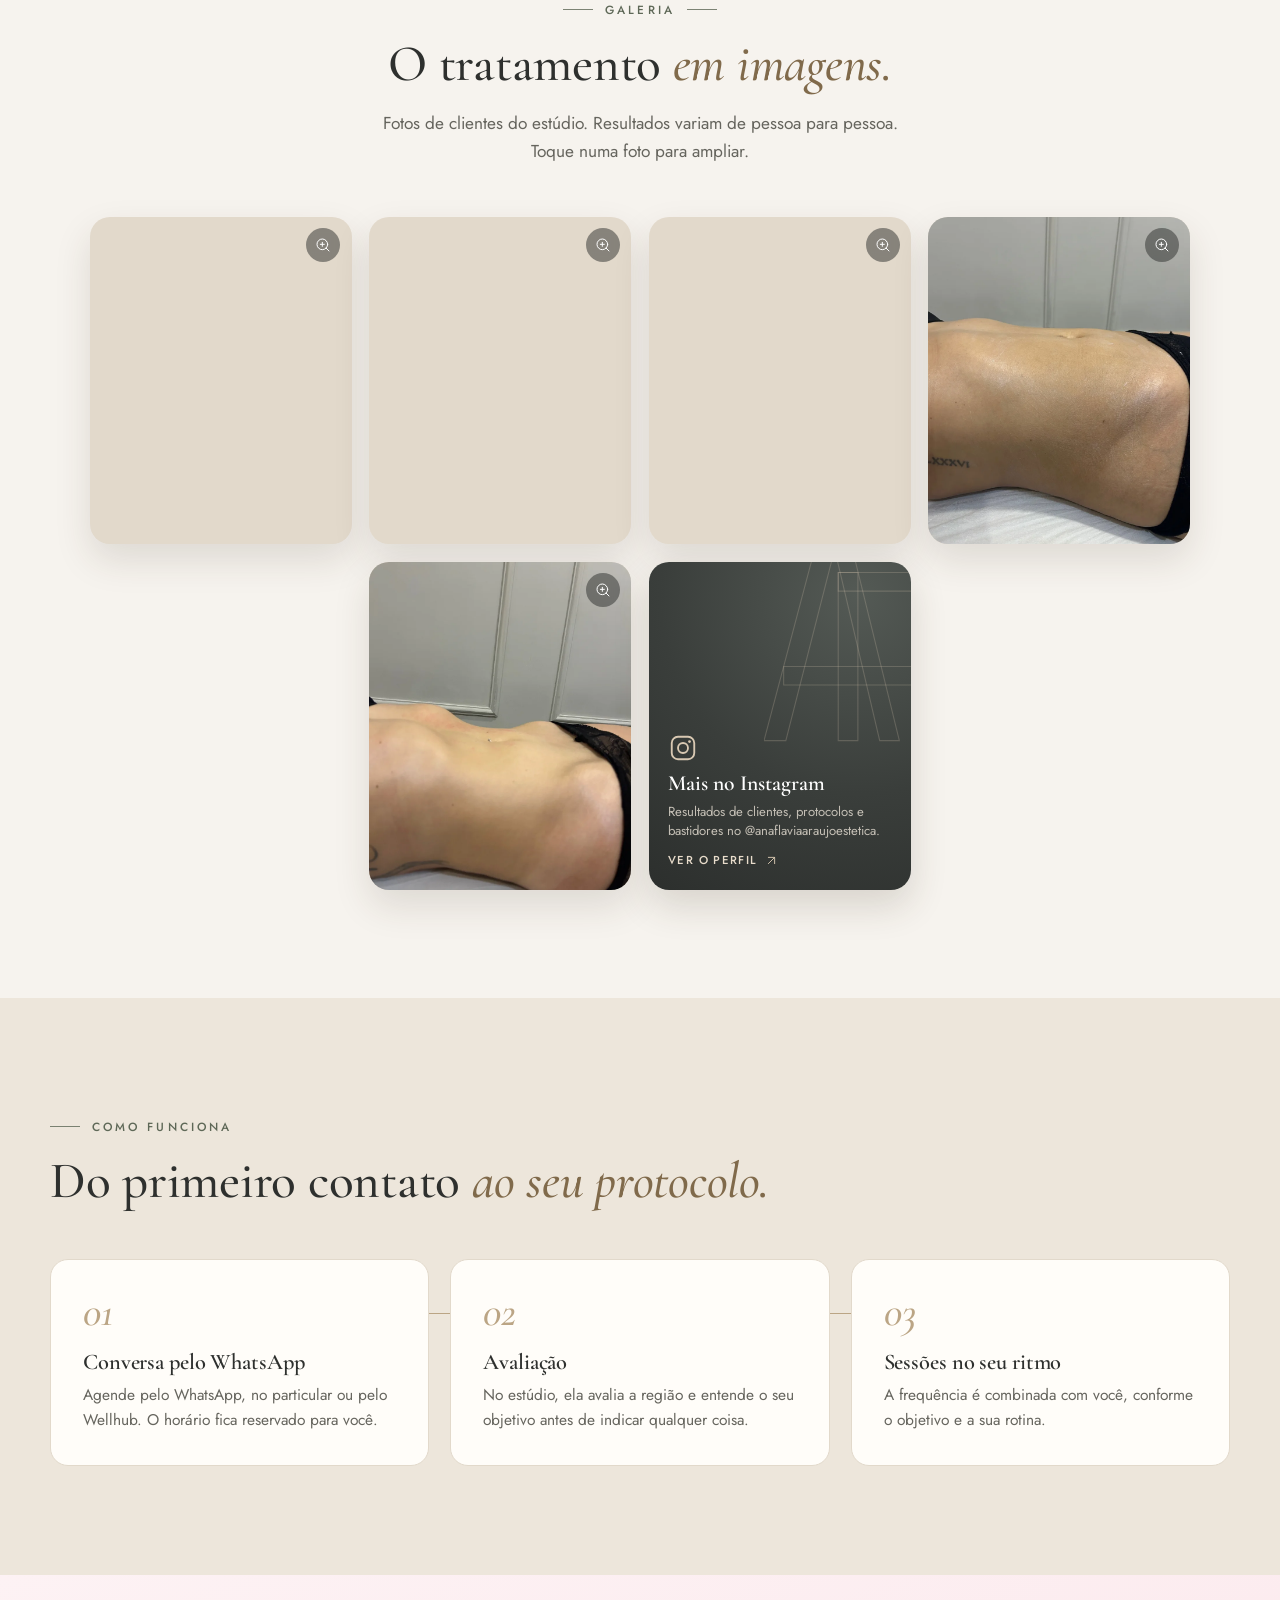
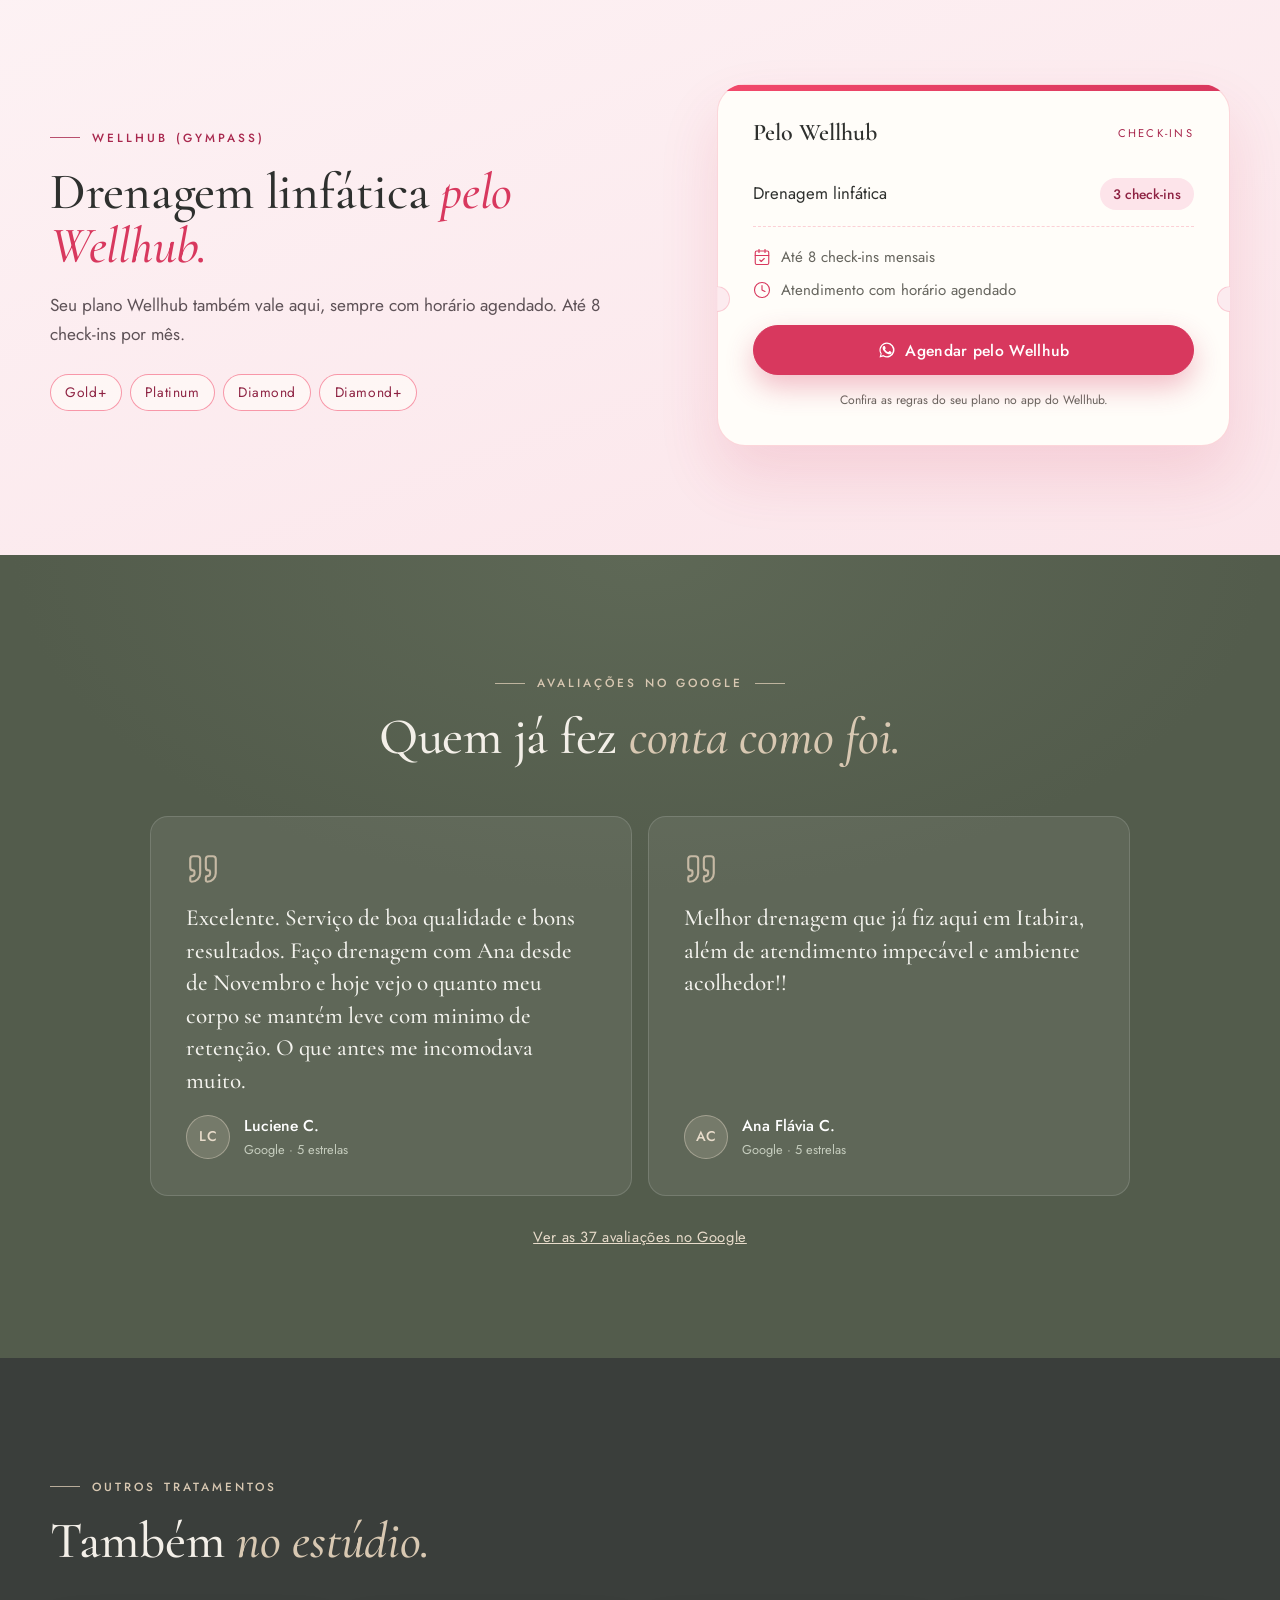
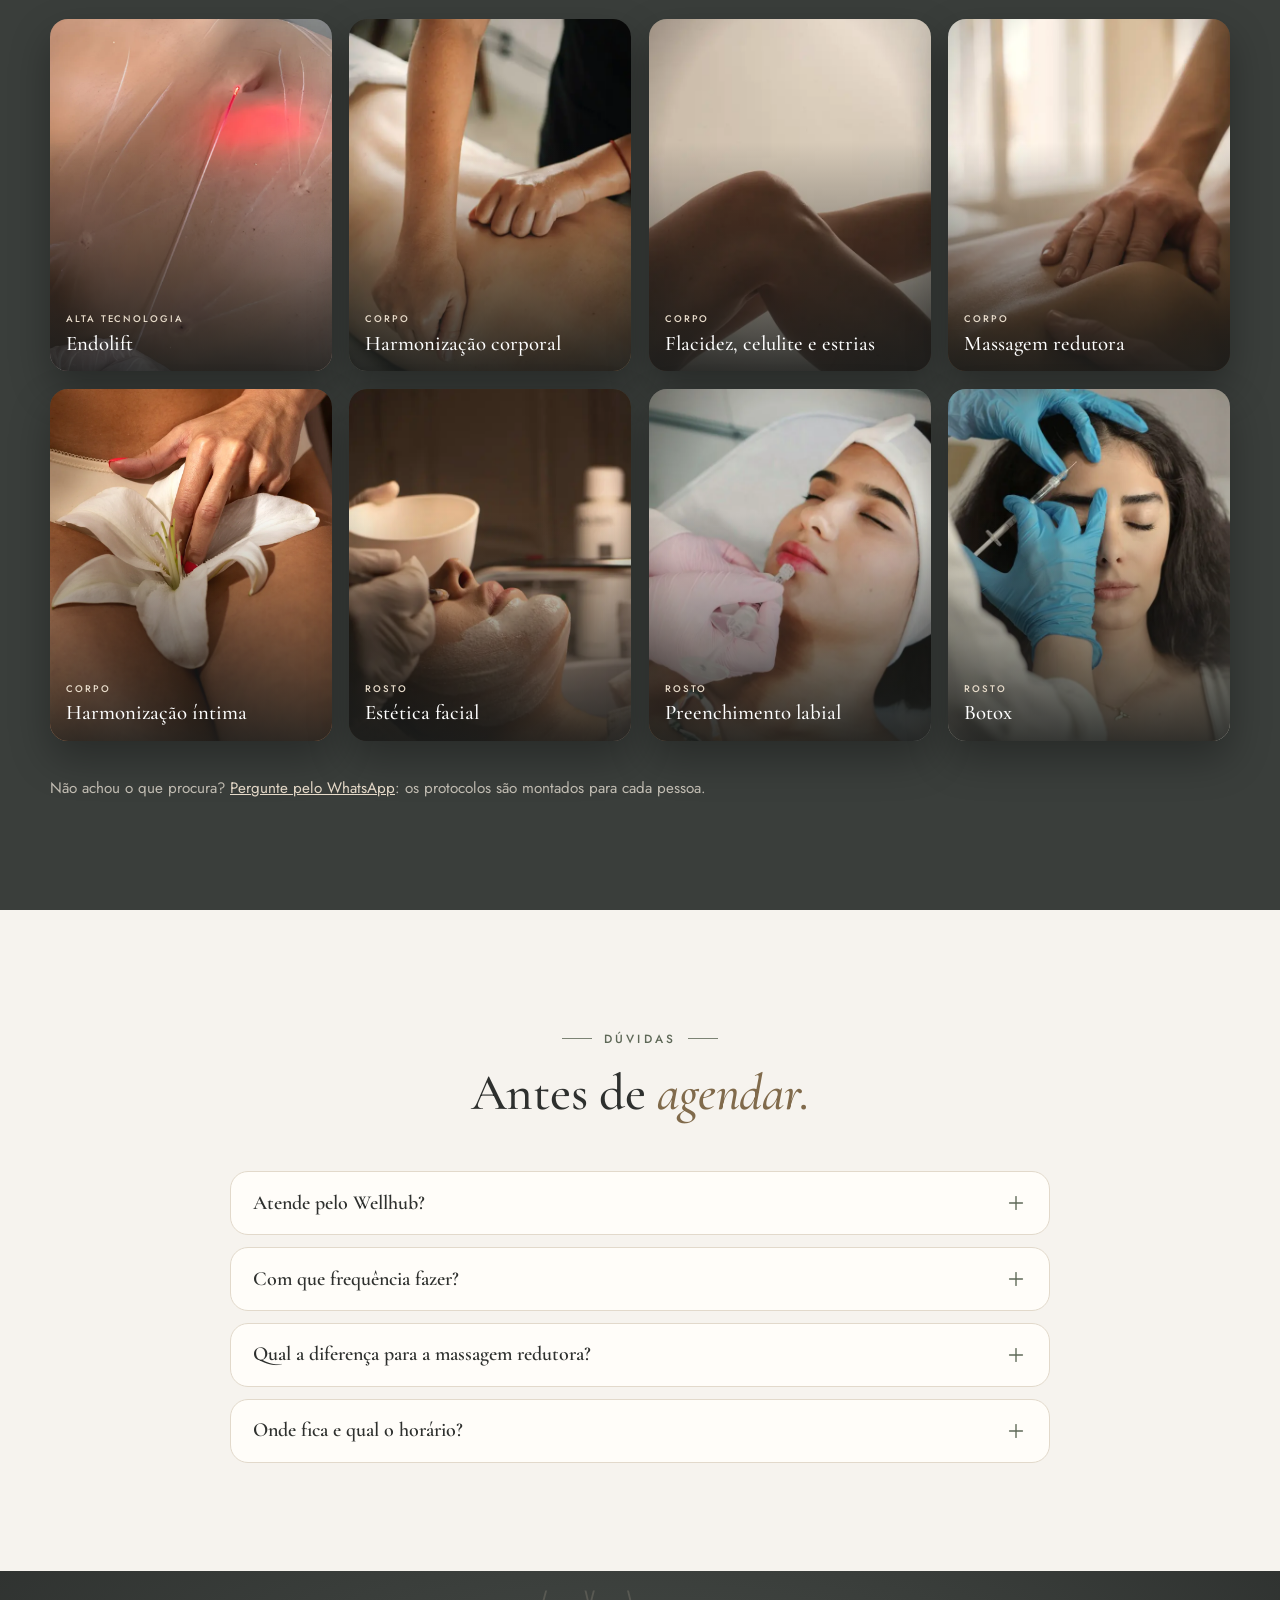
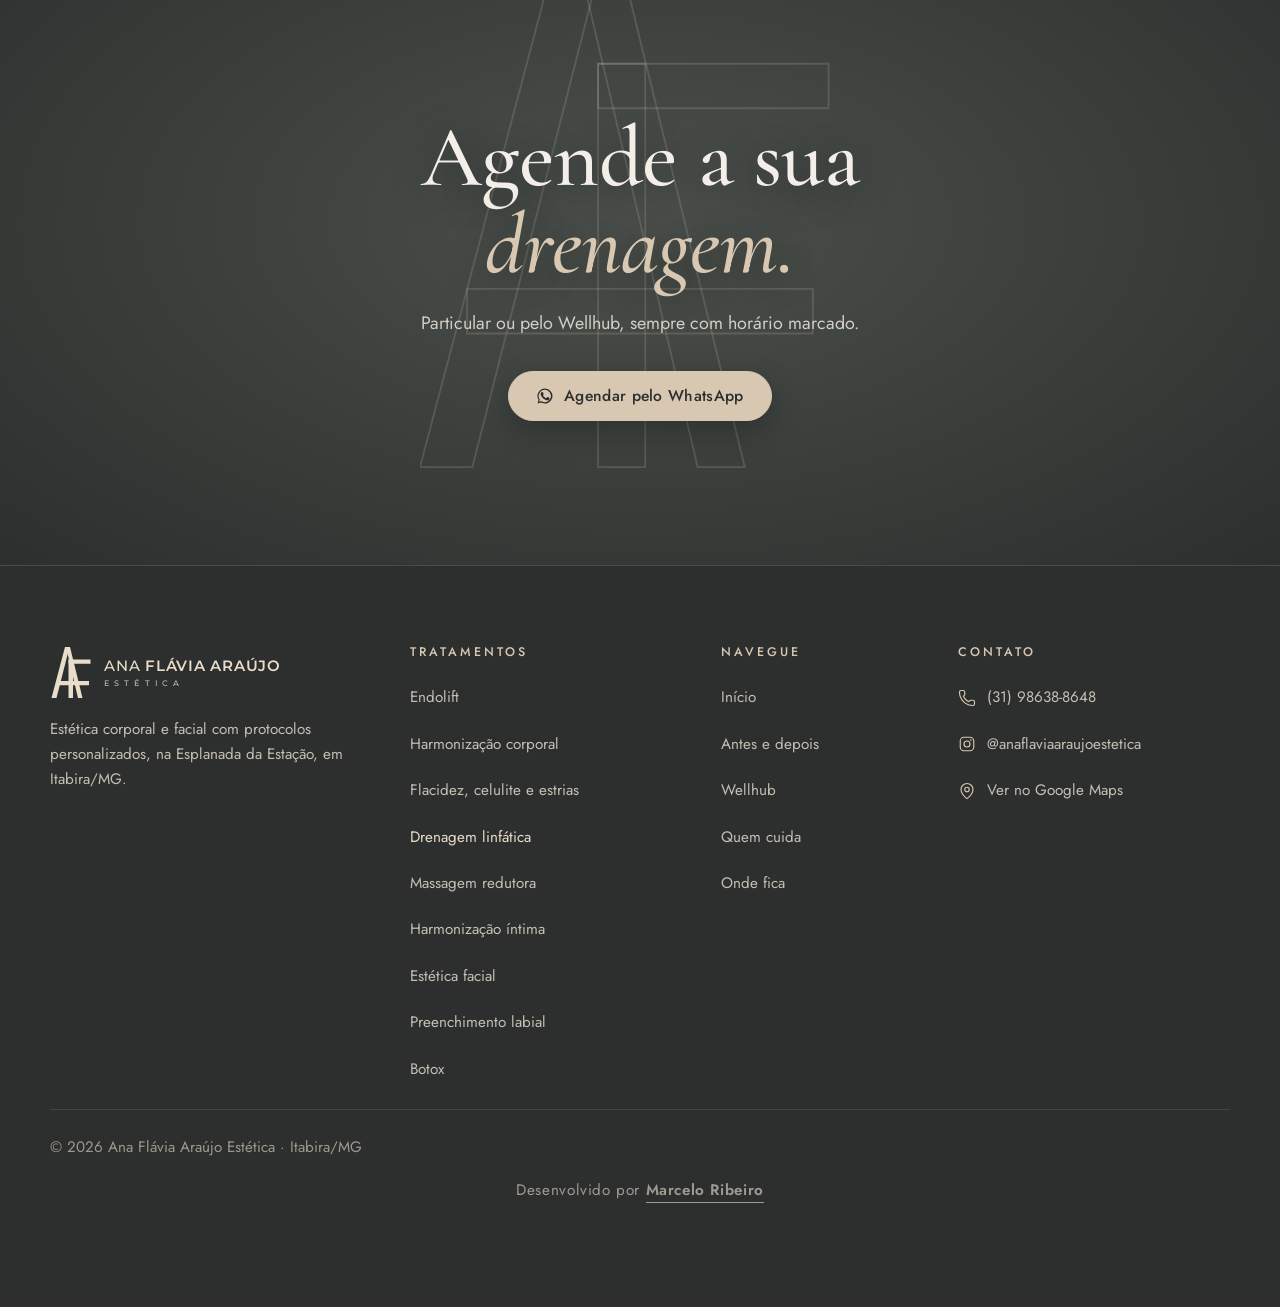
<file: tratamentos/drenagem-linfatica/index.html>
<!doctype html>
<html lang="pt-BR">
<head>
<!-- Google Analytics 4 (27/10/2026): conta os toques no WhatsApp pela medição otimizada -->
<script async src="https://www.googletagmanager.com/gtag/js?id=G-6NPV462FQ9"></script>
<script>
  window.dataLayer = window.dataLayer || [];
  function gtag(){dataLayer.push(arguments);}
  gtag('js', new Date());
  gtag('config', 'G-6NPV462FQ9');
</script>
<!-- Microsoft Clarity (27/10/2026): gravação das visitas e mapa de calor -->
<script type="text/javascript">
  (function(c,l,a,r,i,t,y){
    c[a]=c[a]||function(){(c[a].q=c[a].q||[]).push(arguments)};
    t=l.createElement(r);t.async=1;t.src="https://www.clarity.ms/tag/"+i;
    y=l.getElementsByTagName(r)[0];y.parentNode.insertBefore(t,y);
  })(window, document, "clarity", "script", "z4cx9zowdm");
</script>
<meta charset="utf-8">
<meta name="viewport" content="width=device-width, initial-scale=1">
<script>(function(d){d.className+=" js";try{if(!matchMedia("(prefers-reduced-motion: reduce)").matches)d.className+=" entra-pt"}catch(e){}})(document.documentElement);</script>
<title>Drenagem linfática em Itabira/MG | Ana Flávia Araújo Estética</title>
<meta name="description" content="Drenagem linfática em Itabira, também pelo Wellhub (Gympass): massagem que estimula a circulação e ajuda a aliviar a retenção de líquidos. Esplanada da Estação.">
<meta name="theme-color" content="#F6F3EE">
<!-- canonical no GitHub Pages enquanto ela nao tiver dominio proprio -->
<link rel="canonical" href="https://anaflaviaaraujoestetica.com.br/tratamentos/drenagem-linfatica/">
<meta property="og:type" content="website">
<meta property="og:locale" content="pt_BR">
<meta property="og:site_name" content="Ana Flávia Araújo Estética">
<meta property="og:title" content="Drenagem linfática | Ana Flávia Araújo Estética, Itabira/MG">
<meta property="og:description" content="Massagem que estimula a circulação e ajuda a aliviar a retenção de líquidos. Também pelo Wellhub.">
<meta property="og:url" content="https://anaflaviaaraujoestetica.com.br/tratamentos/drenagem-linfatica/">
<meta property="og:image" content="https://anaflaviaaraujoestetica.com.br/assets/img/og-capa.jpg">
<meta property="og:image:width" content="1200">
<meta property="og:image:height" content="630">
<meta name="twitter:card" content="summary_large_image">
<link rel="icon" href="../../favicon.svg" type="image/svg+xml">
<link rel="apple-touch-icon" href="../../apple-touch-icon.png">
<link rel="preconnect" href="https://fonts.googleapis.com">
<link rel="preconnect" href="https://fonts.gstatic.com" crossorigin>
<link rel="stylesheet" href="https://fonts.googleapis.com/css2?family=Cormorant+Garamond:ital,wght@0,500;0,600;1,500&family=Jost:wght@400;500;600&family=Montserrat:wght@500;600&display=swap">
<link rel="stylesheet" href="../../assets/css/tratamento.css">
<link rel="preload" as="image" href="../../assets/img/trat-drenagem.webp" fetchpriority="high">
<script type="application/ld+json">
{"@context":"https://schema.org","@graph":[{"@type":"BreadcrumbList","itemListElement":[{"@type":"ListItem","position":1,"name":"Início","item":"https://anaflaviaaraujoestetica.com.br/"},{"@type":"ListItem","position":2,"name":"Tratamentos","item":"https://anaflaviaaraujoestetica.com.br/#tratamentos"},{"@type":"ListItem","position":3,"name":"Drenagem linfática","item":"https://anaflaviaaraujoestetica.com.br/tratamentos/drenagem-linfatica/"}]},{"@type":"Service","name":"Drenagem linfática","serviceType":"Drenagem linfática","description":"Massagem que estimula a circulação e ajuda a aliviar a retenção de líquidos. Também pelo Wellhub.","url":"https://anaflaviaaraujoestetica.com.br/tratamentos/drenagem-linfatica/","areaServed":{"@type":"City","name":"Itabira"},"provider":{"@type":"BeautySalon","name":"Ana Flávia Araújo Estética","url":"https://anaflaviaaraujoestetica.com.br/","telephone":"+55-31-98638-8648","address":{"@type":"PostalAddress","streetAddress":"Rua Suzinha de Sá Martins, 201, loja 5, Esplanada da Estação","addressLocality":"Itabira","addressRegion":"MG","postalCode":"35900-209","addressCountry":"BR"}}}]}
</script>
</head>
<body>
<a class="pular" href="#conteudo">Pular para o conteúdo</a>

<svg width="0" height="0" style="position:absolute" aria-hidden="true" focusable="false">
  <defs>
    <symbol id="af-mono" viewBox="6 26 168 212">
      <path d="M66 30H84L32 234H12Z"/><path d="M70 30H86L136 234H118Z"/><path d="M80 80H98V234H80Z"/><path d="M80 80H168V97H80Z"/><path d="M30 166H162V183H30Z"/>
    </symbol>
  </defs>
  <symbol id="i-pin" viewBox="0 0 24 24"><path d="M20 10c0 4.993-5.539 10.193-7.399 11.799a1 1 0 0 1-1.202 0C9.539 20.193 4 14.993 4 10a8 8 0 0 1 16 0"/><circle cx="12" cy="10" r="3"/></symbol>
  <symbol id="i-relogio" viewBox="0 0 24 24"><circle cx="12" cy="12" r="10"/><path d="M12 6v6l4 2"/></symbol>
  <symbol id="i-calendario" viewBox="0 0 24 24"><path d="M8 2v4"/><path d="M16 2v4"/><rect width="18" height="18" x="3" y="4" rx="2"/><path d="M3 10h18"/><path d="m9 16 2 2 4-4"/></symbol>
  <symbol id="i-fone" viewBox="0 0 24 24"><path d="M13.832 16.568a1 1 0 0 0 1.213-.303l.355-.465A2 2 0 0 1 17 15h3a2 2 0 0 1 2 2v3a2 2 0 0 1-2 2A18 18 0 0 1 2 4a2 2 0 0 1 2-2h3a2 2 0 0 1 2 2v3a2 2 0 0 1-.8 1.6l-.468.351a1 1 0 0 0-.292 1.233 14 14 0 0 0 6.392 6.384"/></symbol>
  <symbol id="i-esq" viewBox="0 0 24 24"><path d="m15 18-6-6 6-6"/></symbol>
  <symbol id="i-dir" viewBox="0 0 24 24"><path d="m9 18 6-6-6-6"/></symbol>
  <symbol id="i-x" viewBox="0 0 24 24"><path d="M18 6 6 18"/><path d="m6 6 12 12"/></symbol>
  <symbol id="i-check" viewBox="0 0 24 24"><path d="M20 6 9 17l-5-5"/></symbol>
  <symbol id="i-lupa" viewBox="0 0 24 24"><circle cx="11" cy="11" r="8"/><line x1="21" x2="16.65" y1="21" y2="16.65"/><line x1="11" x2="11" y1="8" y2="14"/><line x1="8" x2="14" y1="11" y2="11"/></symbol>
  <symbol id="i-aspas" viewBox="0 0 24 24"><path d="M16 3a2 2 0 0 0-2 2v6a2 2 0 0 0 2 2 1 1 0 0 1 1 1v1a2 2 0 0 1-2 2 1 1 0 0 0-1 1v2a1 1 0 0 0 1 1 6 6 0 0 0 6-6V5a2 2 0 0 0-2-2z"/><path d="M5 3a2 2 0 0 0-2 2v6a2 2 0 0 0 2 2 1 1 0 0 1 1 1v1a2 2 0 0 1-2 2 1 1 0 0 0-1 1v2a1 1 0 0 0 1 1 6 6 0 0 0 6-6V5a2 2 0 0 0-2-2z"/></symbol>
  <symbol id="i-seta" viewBox="0 0 24 24"><path d="M7 7h10v10"/><path d="M7 17 17 7"/></symbol>
  <symbol id="i-mais" viewBox="0 0 24 24"><path d="M5 12h14"/><path d="M12 5v14"/></symbol>
  <symbol id="i-haltere" viewBox="0 0 24 24"><path d="M17.596 12.768a2 2 0 1 0 2.829-2.829l-1.768-1.767a2 2 0 0 0 2.828-2.829l-2.828-2.828a2 2 0 0 0-2.829 2.828l-1.767-1.768a2 2 0 1 0-2.829 2.829z"/><path d="m2.5 21.5 1.4-1.4"/><path d="m20.1 3.9 1.4-1.4"/><path d="M5.343 21.485a2 2 0 1 0 2.829-2.828l1.767 1.768a2 2 0 1 0 2.829-2.829l-6.364-6.364a2 2 0 1 0-2.829 2.829l1.768 1.767a2 2 0 0 0-2.828 2.829z"/><path d="m9.6 14.4 4.8-4.8"/></symbol>
  <symbol id="i-zap" viewBox="0 0 24 24"><path d="M17.5 14.4c-.3-.2-1.7-.9-2-1-.3-.1-.5-.2-.7.1s-.8 1-.9 1.2c-.2.2-.3.2-.6.1-.3-.2-1.2-.5-2.3-1.4-.9-.8-1.4-1.7-1.6-2-.2-.3 0-.5.1-.6.1-.1.3-.3.4-.5.1-.2.2-.3.3-.5 0-.2 0-.4 0-.5 0-.2-.7-1.6-.9-2.2-.2-.5-.5-.5-.7-.5h-.6c-.2 0-.5.1-.8.4-.3.3-1 1-1 2.5s1.1 2.9 1.2 3.1c.1.2 2.1 3.2 5 4.4.7.3 1.2.5 1.7.6.7.2 1.3.2 1.8.1.6-.1 1.7-.7 1.9-1.4.2-.7.2-1.2.2-1.4-.1-.1-.3-.2-.6-.3ZM12 2a10 10 0 0 0-8.6 15.1L2 22l5-1.3A10 10 0 1 0 12 2Zm0 18.2c-1.6 0-3.2-.4-4.5-1.2l-.3-.2-3 .8.8-2.9-.2-.3A8.2 8.2 0 1 1 12 20.2Z" fill="currentColor" stroke="none"/></symbol>
  <symbol id="i-insta" viewBox="0 0 24 24"><rect x="3" y="3" width="18" height="18" rx="5"/><circle cx="12" cy="12" r="4"/><circle cx="17.2" cy="6.8" r="1.1" fill="currentColor" stroke="none"/></symbol>
  <symbol id="i-play" viewBox="0 0 24 24"><path d="M5 5a2 2 0 0 1 3.008-1.728l11.997 6.998a2 2 0 0 1 .003 3.458l-12 7A2 2 0 0 1 5 19z"/></symbol>
</svg>

<header class="topo">
  <div class="env topo__linha">
    <a class="marca" href="../../" aria-label="Ana Flávia Araújo Estética, página inicial">
      <svg class="marca__mono" aria-hidden="true"><use href="#af-mono"/></svg>
      <span class="marca__texto">
        <span class="marca__nome"><span>ANA</span> FLÁVIA ARAÚJO</span>
        <span class="marca__sub">ESTÉTICA</span>
      </span>
    </a>
    <nav class="menu" aria-label="Seções">
      <a href="../../#espaco">O espaço</a>
      <a class="ativo" href="../../#tratamentos">Tratamentos</a>
      <a href="../../#resultados">Resultados</a>
      <a href="../../#wellhub">Wellhub</a>
      <a href="../../#quem-cuida">Quem cuida</a>
      <a href="../../#avaliacoes">Avaliações</a>
      <a href="../../#onde">Onde fica</a>
    </nav>
    <a class="btn topo__cta" href="https://wa.me/5531986388648?text=Ol%C3%A1!%20Vim%20pelo%20site%20e%20quero%20agendar%20uma%20drenagem%20linf%C3%A1tica." target="_blank" rel="noopener"><svg class="btn__ico" aria-hidden="true"><use href="#i-zap"/></svg>Agendar</a>
  </div>
</header>

<main id="conteudo">

<!-- ===== topo da pagina =====
     Foto do UNSPLASH (licenca livre), NAO e do estudio: o texto nunca diz que e ela. Trocar pela foto real quando chegar. -->
<section class="pt" aria-labelledby="titulo">
  <div class="env">
    <div class="pt__grade">
      <div class="pt__texto">
        <ol class="trilha"><li><a href="../../">Início</a></li><li><a href="../../#tratamentos">Tratamentos</a></li><li aria-current="page">Drenagem linfática</li></ol>
        <span class="olho">Corpo</span>
        <h1 id="titulo">Drenagem <em>linfática.</em></h1>
        <p class="pt__lead">Massagem que estimula a circulação e ajuda a aliviar a retenção de líquidos.</p>
        <p class="pt__wellhub"><svg class="i" aria-hidden="true"><use href="#i-haltere"/></svg>Pelo Wellhub: <b>3 check-ins</b></p>
        <div class="acoes">
          <a class="btn" href="https://wa.me/5531986388648?text=Ol%C3%A1!%20Vim%20pelo%20site%20e%20quero%20agendar%20uma%20drenagem%20linf%C3%A1tica." target="_blank" rel="noopener"><svg class="btn__ico" aria-hidden="true"><use href="#i-zap"/></svg>Agendar pelo WhatsApp</a>
          <a class="btn btn--linha" href="#como">Como funciona</a>
        </div>
      </div>
      <figure class="pt__foto" data-px-pai>
        <svg class="pt__arcos" viewBox="0 0 200 200" aria-hidden="true">
          <path pathLength="1" stroke="#D8CDBB" stroke-width="13" d="M20 200A180 180 0 0 1 200 20"/>
          <path pathLength="1" stroke="#E2D8C8" stroke-width="13" d="M48 200A152 152 0 0 1 200 48"/>
          <path pathLength="1" stroke="#CDC2AE" stroke-width="13" d="M76 200A124 124 0 0 1 200 76"/>
        </svg>
        <div class="pt__moldura" data-px="-0.04"><img src="../../assets/img/trat-drenagem.webp" width="600" height="800" fetchpriority="high" decoding="async" alt="Mãos fazendo drenagem linfática na perna de uma cliente coberta por toalha branca"></div>
        <span class="pt__mono" data-px="0.1" aria-hidden="true"><svg viewBox="6 26 168 212"><use href="#af-mono"/></svg></span>
        <span class="pt__selo" data-px="0.16"><strong>5,0</strong><span><span class="estrelas" aria-hidden="true">★★★★★</span>37 avaliações<br>no Google</span></span>
      </figure>
    </div>
  </div>
</section>

<!-- ===== o que e ===== -->
<section class="secao secao--areia" id="sobre">
  <div class="env sobre">
    <div class="sobre__texto" data-rev>
      <span class="olho">O que é</span>
      <h2>Movimentos suaves <em>e ritmados.</em></h2>
      <p>A drenagem linfática é uma massagem de movimentos suaves e ritmados, que acompanham o caminho do sistema linfático. É procurada por quem sente o corpo inchado ou pesado, e também entra nos protocolos de contorno.</p>
      <p>A frequência depende do seu objetivo: tem cliente que faz drenagem com a Ana há meses, como contam as avaliações do Google, e tem quem faça em períodos específicos.</p>
    </div>
    <aside class="cartao" data-rev aria-labelledby="t-quando">
      <svg class="cartao__arcos" viewBox="0 0 200 200" aria-hidden="true">
        <path stroke="#F1EBE1" stroke-width="12" d="M60 0A140 140 0 0 0 200 140"/>
        <path stroke="#F4EFE7" stroke-width="12" d="M90 0A110 110 0 0 0 200 110"/>
        <path stroke="#EEE7DB" stroke-width="12" d="M120 0A80 80 0 0 0 200 80"/>
      </svg>
      <h3 id="t-quando">Quando procurar</h3>
      <ul class="lista">
        <li><span class="lista__ic"><svg class="i" aria-hidden="true"><use href="#i-check"/></svg></span>Sensação de inchaço ou de corpo pesado</li>
        <li><span class="lista__ic"><svg class="i" aria-hidden="true"><use href="#i-check"/></svg></span>Pernas cansadas no fim do dia</li>
        <li><span class="lista__ic"><svg class="i" aria-hidden="true"><use href="#i-check"/></svg></span>Retenção de líquidos</li>
        <li><span class="lista__ic"><svg class="i" aria-hidden="true"><use href="#i-check"/></svg></span>Complemento dos protocolos corporais</li>
      </ul>
      <p class="cartao__nota">Particular ou pelo Wellhub, sempre com horário agendado.</p>
    </aside>
  </div>
</section>

<!-- ===== GALERIA: o espaco pras fotos DELA (pedido de 16/10/2026) =====
     Pra por foto nova: WebP em assets/img/ (scripts/otimizar-imagem.js, 1200px)
     e copiar uma linha <li> abaixo, trocando src, href, width/height, alt e a
     legenda. A ordem da lista e a ordem na tela. O ultimo quadro (Instagram)
     fica sempre por ultimo. Foto do Unsplash so como EXEMPLO marcado (data-exemplo
     e legenda "Imagem ilustrativa"), nunca como se fosse do estudio. -->
<section class="secao secao--creme" id="galeria">
  <div class="env">
    <div class="cabeca cabeca--centro">
      <span class="olho">Galeria</span>
      <h2>O tratamento <em>em imagens.</em></h2>
      <p class="chamada">Fotos de clientes do estúdio. Resultados variam de pessoa para pessoa. Toque numa foto para ampliar.</p>
    </div>
    <ul class="galeria">
      <!-- Fotos DELA, mandadas pelo Marcelo em 22/10/2026 (originais em Fotos e Imagens/
           whatsapp-2026-10-22-drenagem/). Pedido dele: a galeria fica so com estas. -->
      <li data-rev><a class="galeria__item" href="../../assets/img/res-drenagem-3.webp" data-luz data-legenda="Antes, abdômen, foto do estúdio"><img src="../../assets/img/res-drenagem-3.webp" width="900" height="1200" loading="lazy" decoding="async" alt="Abdômen de uma cliente deitada na maca, de lado, antes da drenagem"><span class="galeria__lupa" aria-hidden="true"><svg class="i" aria-hidden="true"><use href="#i-lupa"/></svg></span><span class="galeria__leg">Antes, abdômen, foto do estúdio</span></a></li>
      <li data-rev><a class="galeria__item" href="../../assets/img/res-drenagem-4.webp" data-luz data-legenda="Depois, abdômen, foto do estúdio"><img src="../../assets/img/res-drenagem-4.webp" width="900" height="1200" loading="lazy" decoding="async" alt="O mesmo abdômen, de lado, depois da drenagem, com a cintura mais marcada"><span class="galeria__lupa" aria-hidden="true"><svg class="i" aria-hidden="true"><use href="#i-lupa"/></svg></span><span class="galeria__leg">Depois, abdômen, foto do estúdio</span></a></li>
      <li data-rev><a class="galeria__item" href="../../assets/img/res-drenagem-5.webp" data-luz data-legenda="Antes e depois, abdômen, foto do estúdio"><img src="../../assets/img/res-drenagem-5.webp" width="718" height="1200" loading="lazy" decoding="async" alt="Montagem com o abdômen de uma cliente antes e depois da drenagem, deitada na maca"><span class="galeria__lupa" aria-hidden="true"><svg class="i" aria-hidden="true"><use href="#i-lupa"/></svg></span><span class="galeria__leg">Antes e depois, abdômen, foto do estúdio</span></a></li>
      <li data-rev><a class="galeria__item" href="../../assets/img/res-drenagem-6.webp" data-luz data-legenda="Abdômen, foto do estúdio"><img src="../../assets/img/res-drenagem-6.webp" width="900" height="1200" loading="lazy" decoding="async" alt="Abdômen de uma cliente deitada na maca, de lado, com calcinha preta"><span class="galeria__lupa" aria-hidden="true"><svg class="i" aria-hidden="true"><use href="#i-lupa"/></svg></span><span class="galeria__leg">Abdômen, foto do estúdio</span></a></li>
      <li data-rev><a class="galeria__item" href="../../assets/img/res-drenagem-7.webp" data-luz data-legenda="Abdômen, foto do estúdio"><img src="../../assets/img/res-drenagem-7.webp" width="900" height="1200" loading="lazy" decoding="async" alt="Abdômen de uma cliente deitada na maca, de lado"><span class="galeria__lupa" aria-hidden="true"><svg class="i" aria-hidden="true"><use href="#i-lupa"/></svg></span><span class="galeria__leg">Abdômen, foto do estúdio</span></a></li>
      <li data-rev><a class="galeria__ig" href="https://www.instagram.com/anaflaviaaraujoestetica/" target="_blank" rel="noopener">
        <svg class="galeria__mono" viewBox="6 26 168 212" aria-hidden="true"><use href="#af-mono"/></svg>
        <svg class="i" aria-hidden="true"><use href="#i-insta"/></svg>
        <b>Mais no Instagram</b>
        <small>Resultados de clientes, protocolos e bastidores no @anaflaviaaraujoestetica.</small>
        <span>Ver o perfil<svg class="i" aria-hidden="true"><use href="#i-seta"/></svg></span>
      </a></li>
    </ul>
  </div>
</section>

<!-- ===== como funciona ===== -->
<section class="secao secao--areia" id="como">
  <div class="env">
    <div class="cabeca">
      <span class="olho">Como funciona</span>
      <h2>Do primeiro contato <em>ao seu protocolo.</em></h2>
    </div>
    <ol class="passos">
      <li class="passo" data-rev><span class="passo__n" aria-hidden="true">01</span><h3>Conversa pelo WhatsApp</h3><p>Agende pelo WhatsApp, no particular ou pelo Wellhub. O horário fica reservado para você.</p></li>
      <li class="passo" data-rev><span class="passo__n" aria-hidden="true">02</span><h3>Avaliação</h3><p>No estúdio, ela avalia a região e entende o seu objetivo antes de indicar qualquer coisa.</p></li>
      <li class="passo" data-rev><span class="passo__n" aria-hidden="true">03</span><h3>Sessões no seu ritmo</h3><p>A frequência é combinada com você, conforme o objetivo e a sua rotina.</p></li>
    </ol>
  </div>
</section>

<!-- ===== wellhub: regras do story fixado dela. Mudou no app, muda aqui e na home ===== -->
<section class="secao secao--wellhub" id="wellhub">
  <div class="env wellhub">
    <div data-rev>
      <span class="olho">Wellhub (Gympass)</span>
      <h2>Drenagem linfática <em>pelo Wellhub.</em></h2>
      <p class="chamada">Seu plano Wellhub também vale aqui, sempre com horário agendado. Até 8 check-ins por mês.</p>
      <ul class="planos" aria-label="Planos aceitos"><li>Gold+</li><li>Platinum</li><li>Diamond</li><li>Diamond+</li></ul>
    </div>
    <div class="ticket" data-rev>
      <div class="ticket__cab"><b>Pelo Wellhub</b><span>Check-ins</span></div>
      <div class="ticket__linha"><span>Drenagem linfática</span><b>3 check-ins</b></div>
      <div class="ticket__pe">
        <div><svg class="i" aria-hidden="true"><use href="#i-calendario"/></svg>Até 8 check-ins mensais</div>
        <div><svg class="i" aria-hidden="true"><use href="#i-relogio"/></svg>Atendimento com horário agendado</div>
      </div>
      <a class="btn" href="https://wa.me/5531986388648?text=Ol%C3%A1!%20Vim%20pelo%20site%20e%20quero%20agendar%20uma%20drenagem%20linf%C3%A1tica%20pelo%20Wellhub." target="_blank" rel="noopener"><svg class="btn__ico" aria-hidden="true"><use href="#i-zap"/></svg>Agendar pelo Wellhub</a>
      <p class="ticket__fonte">Confira as regras do seu plano no app do Wellhub.</p>
    </div>
  </div>
</section>

<!-- ===== avaliacoes do Google que falam deste tratamento: LITERAIS (regra da Realce) ===== -->
<section class="secao secao--salvia" id="avaliacoes">
  <div class="env">
    <div class="cabeca cabeca--centro">
      <span class="olho">Avaliações no Google</span>
      <h2>Quem já fez <em>conta como foi.</em></h2>
    </div>
    <div class="avals avals--2">
      <figure class="aval" data-rev>
        <svg class="i" aria-hidden="true"><use href="#i-aspas"/></svg>
        <blockquote>Excelente. Serviço de boa qualidade e bons resultados. Faço drenagem com Ana desde de Novembro e hoje vejo o quanto meu corpo se mantém leve com minimo de retenção. O que antes me incomodava muito.</blockquote>
        <figcaption class="aval__quem"><span class="aval__ini" aria-hidden="true">LC</span><div><b>Luciene C.</b><small>Google · 5 estrelas</small></div></figcaption>
      </figure>
      <figure class="aval" data-rev>
        <svg class="i" aria-hidden="true"><use href="#i-aspas"/></svg>
        <blockquote>Melhor drenagem que já fiz aqui em Itabira, além de atendimento impecável e ambiente acolhedor!!</blockquote>
        <figcaption class="aval__quem"><span class="aval__ini" aria-hidden="true">AC</span><div><b>Ana Flávia C.</b><small>Google · 5 estrelas</small></div></figcaption>
      </figure>
    </div>
    <p class="aval-mais"><a href="https://maps.app.goo.gl/82mXfYD8dSqdEhQh6" target="_blank" rel="noopener">Ver as 37 avaliações no Google</a></p>
  </div>
</section>

<!-- ===== outros tratamentos ===== -->
<section class="secao secao--grafite" id="outros">
  <div class="env">
    <div class="cabeca">
      <span class="olho">Outros tratamentos</span>
      <h2>Também <em>no estúdio.</em></h2>
    </div>
    <ul class="outros">
      <li><a class="outro" href="../endolift/"><img src="../../assets/img/trat-endolift.webp" width="600" height="800" loading="lazy" decoding="async" alt=""><small>Alta tecnologia</small><b>Endolift</b></a></li>
      <li><a class="outro" href="../harmonizacao-corporal/"><img src="../../assets/img/trat-corporal.webp" width="600" height="800" loading="lazy" decoding="async" alt=""><small>Corpo</small><b>Harmonização corporal</b></a></li>
      <li><a class="outro" href="../flacidez-celulite-estrias/"><img src="../../assets/img/trat-flacidez.webp" width="600" height="800" loading="lazy" decoding="async" alt=""><small>Corpo</small><b>Flacidez, celulite e estrias</b></a></li>
      <li><a class="outro" href="../massagem-redutora/"><img src="../../assets/img/trat-massagem.webp" width="600" height="800" loading="lazy" decoding="async" alt=""><small>Corpo</small><b>Massagem redutora</b></a></li>
      <li><a class="outro" href="../harmonizacao-intima/"><img src="../../assets/img/trat-harmonizacao-intima.webp" width="600" height="750" loading="lazy" decoding="async" alt=""><small>Corpo</small><b>Harmonização íntima</b></a></li>
      <li><a class="outro" href="../estetica-facial/"><img src="../../assets/img/trat-facial.webp" width="600" height="800" loading="lazy" decoding="async" alt=""><small>Rosto</small><b>Estética facial</b></a></li>
      <li><a class="outro" href="../preenchimento-labial/"><img src="../../assets/img/trat-labial.webp" width="600" height="800" loading="lazy" decoding="async" alt=""><small>Rosto</small><b>Preenchimento labial</b></a></li>
      <li><a class="outro" href="../botox/"><img src="../../assets/img/trat-botox.webp" width="600" height="800" loading="lazy" decoding="async" alt=""><small>Rosto</small><b>Botox</b></a></li>
    </ul>
    <p class="outros-volta">Não achou o que procura? <a href="https://wa.me/5531986388648?text=Ol%C3%A1!%20Vim%20pelo%20site%20e%20tenho%20uma%20d%C3%BAvida%20sobre%20os%20tratamentos." target="_blank" rel="noopener">Pergunte pelo WhatsApp</a>: os protocolos são montados para cada pessoa.</p>
  </div>
</section>

<!-- ===== duvidas ===== -->
<section class="secao secao--creme" id="duvidas">
  <div class="env">
    <div class="cabeca cabeca--centro">
      <span class="olho">Dúvidas</span>
      <h2>Antes de <em>agendar.</em></h2>
    </div>
    <div class="faq">
      <details>
        <summary>Atende pelo Wellhub?<svg class="i" aria-hidden="true"><use href="#i-mais"/></svg></summary>
        <p>Sim, nos planos Gold+, Platinum, Diamond e Diamond+. A drenagem usa 3 check-ins, com até 8 check-ins por mês. Confira as regras do seu plano no app.</p>
      </details>
      <details>
        <summary>Com que frequência fazer?<svg class="i" aria-hidden="true"><use href="#i-mais"/></svg></summary>
        <p>Depende do seu objetivo. A Ana indica a frequência depois de conversar com você.</p>
      </details>
      <details>
        <summary>Qual a diferença para a massagem redutora?<svg class="i" aria-hidden="true"><use href="#i-mais"/></svg></summary>
        <p>A drenagem tem movimentos suaves e ritmados, voltados à retenção de líquidos. A redutora é firme e modeladora, voltada ao contorno. A Ana indica qual faz mais sentido para você, ou como combinar as duas.</p>
      </details>
      <details>
        <summary>Onde fica e qual o horário?<svg class="i" aria-hidden="true"><use href="#i-mais"/></svg></summary>
        <p>Rua Suzinha de Sá Martins, 201, loja 5, Esplanada da Estação, em Itabira. Segunda das 13h às 19h, terça e quarta das 8h às 19h, quinta das 8h às 18h, sexta das 8h às 19h e sábado das 8h às 13h.</p>
      </details>
    </div>
  </div>
</section>

<!-- ===== faixa final ===== -->
<section class="exp" aria-labelledby="t-final">
  <svg class="exp__mono" viewBox="6 26 168 212" aria-hidden="true"><use href="#af-mono"/></svg>
  <div class="poeira" aria-hidden="true">
    <i style="--x:12%;--y:70%;--d:8s;--a:0s"></i><i style="--x:24%;--y:38%;--t:3px;--d:9s;--a:1.2s"></i>
    <i style="--x:38%;--y:80%;--d:7s;--a:2.4s"></i><i style="--x:62%;--y:26%;--t:5px;--d:10s;--a:.6s"></i>
    <i style="--x:76%;--y:70%;--t:3px;--d:8s;--a:3s"></i><i style="--x:90%;--y:34%;--d:9s;--a:1.8s"></i>
  </div>
  <div class="exp__texto">
    <h2 id="t-final">Agende a sua <em>drenagem.</em></h2>
    <p>Particular ou pelo Wellhub, sempre com horário marcado.</p>
    <div class="acoes">
      <a class="btn btn--nude" href="https://wa.me/5531986388648?text=Ol%C3%A1!%20Vim%20pelo%20site%20e%20quero%20agendar%20uma%20drenagem%20linf%C3%A1tica." target="_blank" rel="noopener"><svg class="btn__ico" aria-hidden="true"><use href="#i-zap"/></svg>Agendar pelo WhatsApp</a>
    </div>
  </div>
</section>

</main>

<footer class="rodape">
  <div class="env">
    <div class="rodape__grade">
      <div>
        <a class="marca" href="../../" aria-label="Ana Flávia Araújo Estética, página inicial">
          <svg class="marca__mono" aria-hidden="true"><use href="#af-mono"/></svg>
          <span class="marca__texto"><span class="marca__nome"><span>ANA</span> FLÁVIA ARAÚJO</span><span class="marca__sub">ESTÉTICA</span></span>
        </a>
        <p>Estética corporal e facial com protocolos personalizados, na Esplanada da Estação, em Itabira/MG.</p>
      </div>
      <div>
        <h4>Tratamentos</h4>
        <ul class="rodape__lista">
          <li><a href="../endolift/">Endolift</a></li>
          <li><a href="../harmonizacao-corporal/">Harmonização corporal</a></li>
          <li><a href="../flacidez-celulite-estrias/">Flacidez, celulite e estrias</a></li>
          <li><a href="../drenagem-linfatica/" aria-current="page">Drenagem linfática</a></li>
          <li><a href="../massagem-redutora/">Massagem redutora</a></li>
          <li><a href="../harmonizacao-intima/">Harmonização íntima</a></li>
          <li><a href="../estetica-facial/">Estética facial</a></li>
          <li><a href="../preenchimento-labial/">Preenchimento labial</a></li>
          <li><a href="../botox/">Botox</a></li>
        </ul>
      </div>
      <div>
        <h4>Navegue</h4>
        <ul class="rodape__lista">
          <li><a href="../../">Início</a></li>
          <li><a href="../../#resultados">Antes e depois</a></li>
          <li><a href="../../#wellhub">Wellhub</a></li>
          <li><a href="../../#quem-cuida">Quem cuida</a></li>
          <li><a href="../../#onde">Onde fica</a></li>
        </ul>
      </div>
      <div>
        <h4>Contato</h4>
        <ul class="rodape__lista">
          <li><a href="https://wa.me/5531986388648" target="_blank" rel="noopener"><svg class="i" aria-hidden="true"><use href="#i-fone"/></svg>(31) 98638-8648</a></li>
          <li><a href="https://www.instagram.com/anaflaviaaraujoestetica/" target="_blank" rel="noopener"><svg class="i" aria-hidden="true"><use href="#i-insta"/></svg>@anaflaviaaraujoestetica</a></li>
          <li><a href="https://maps.app.goo.gl/82mXfYD8dSqdEhQh6" target="_blank" rel="noopener"><svg class="i" aria-hidden="true"><use href="#i-pin"/></svg>Ver no Google Maps</a></li>
        </ul>
      </div>
    </div>
    <p class="rodape__fim">© 2026 Ana Flávia Araújo Estética · Itabira/MG</p>
    <p class="assinatura">Desenvolvido por <a href="https://marcel0gs.github.io/marcelo-ribeiro-digital/" target="_blank" rel="noopener">Marcelo Ribeiro</a></p>
  </div>
</footer>

<a class="zap" href="https://wa.me/5531986388648?text=Ol%C3%A1!%20Vim%20pelo%20site%20e%20quero%20agendar%20uma%20drenagem%20linf%C3%A1tica." target="_blank" rel="noopener" aria-label="Agendar pelo WhatsApp">
  <svg aria-hidden="true" viewBox="0 0 24 24"><use href="#i-zap"/></svg><span>Agendar</span>
</a>

<script src="../../assets/js/tratamento.js" defer></script>
</body>
</html>
</file>
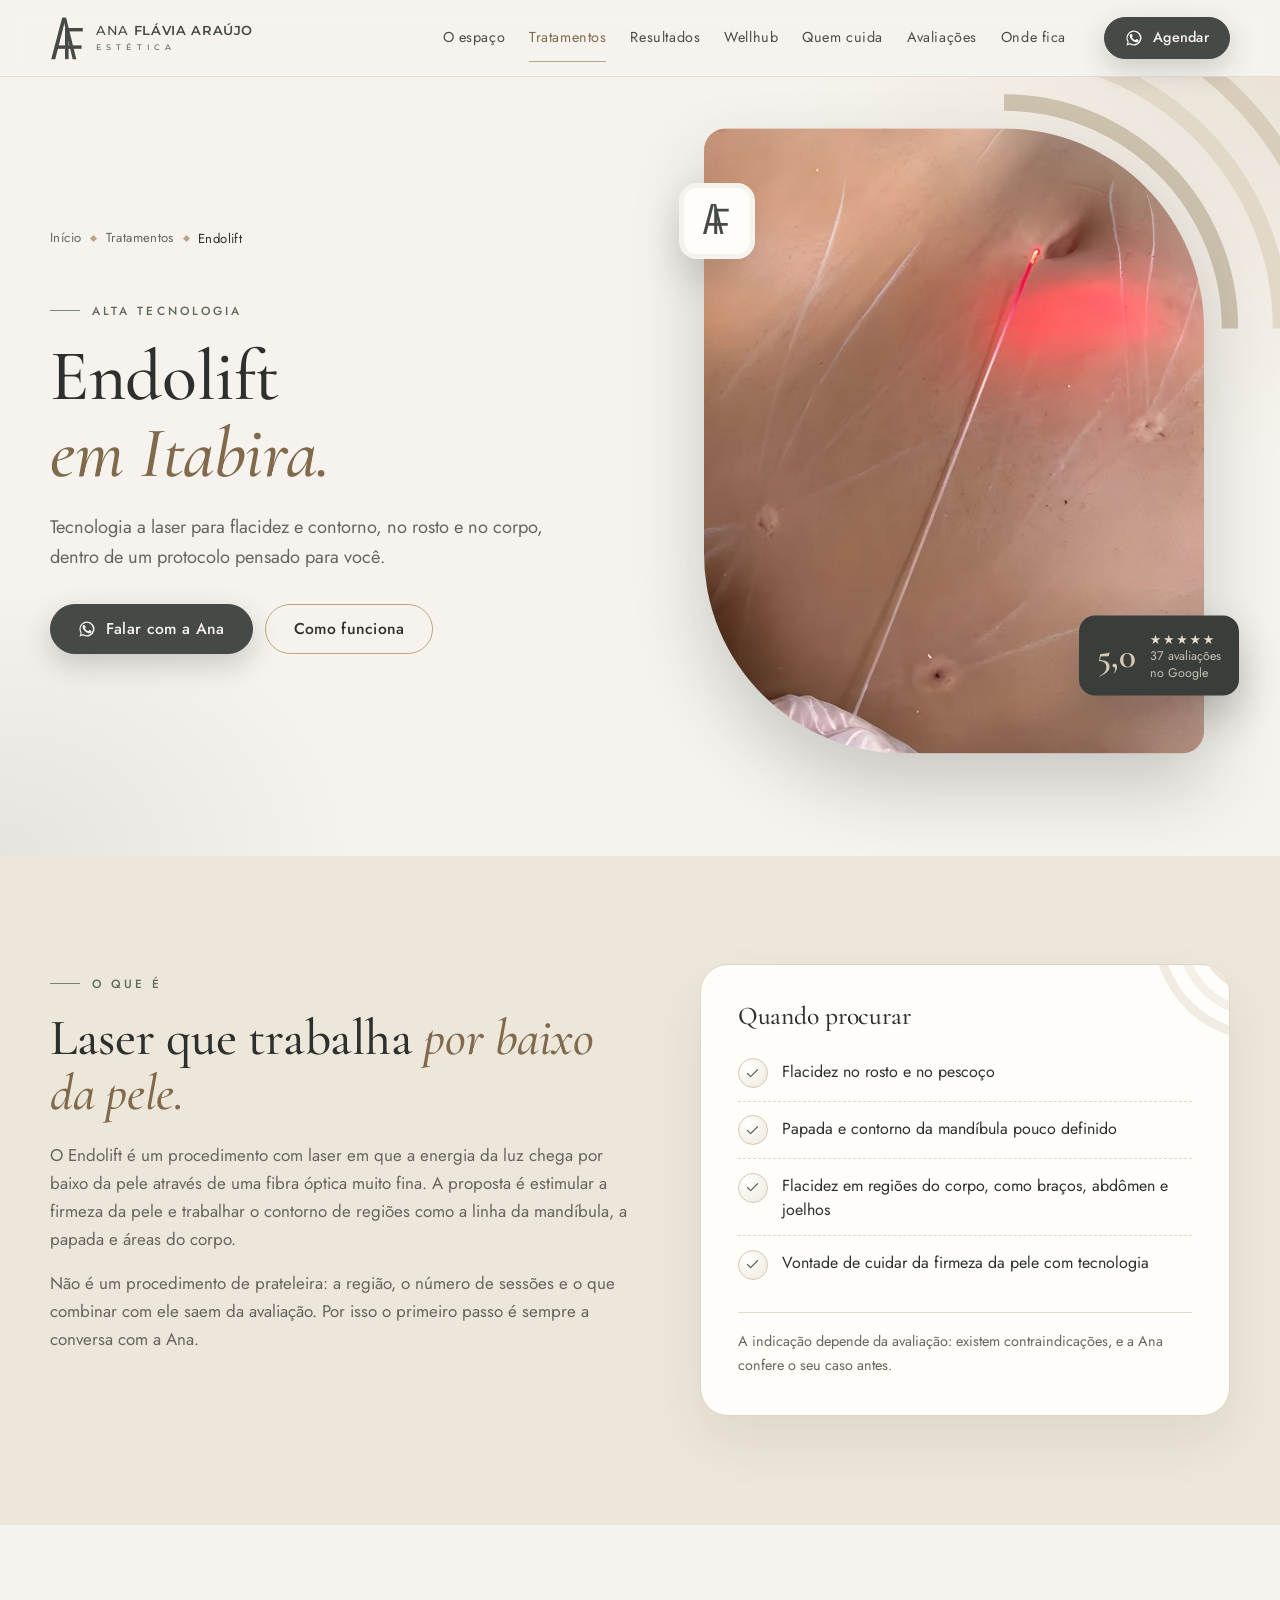
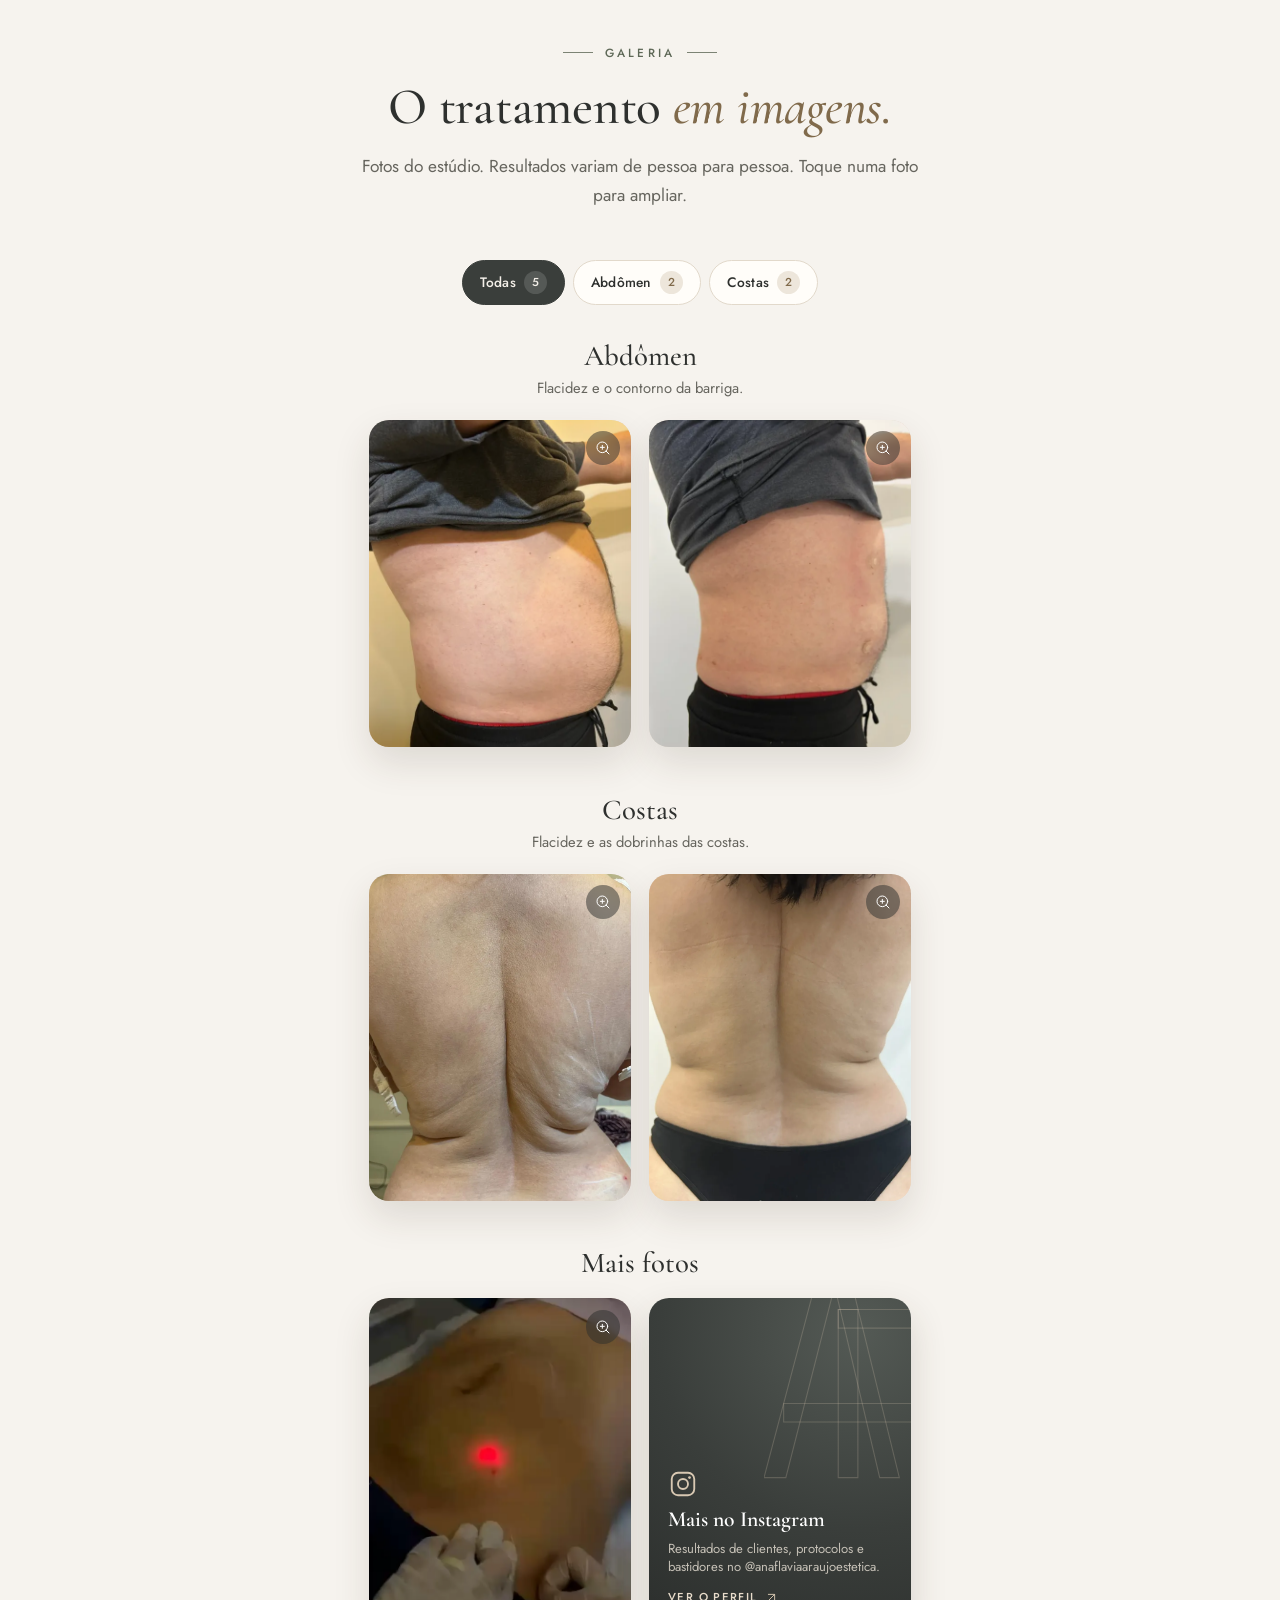
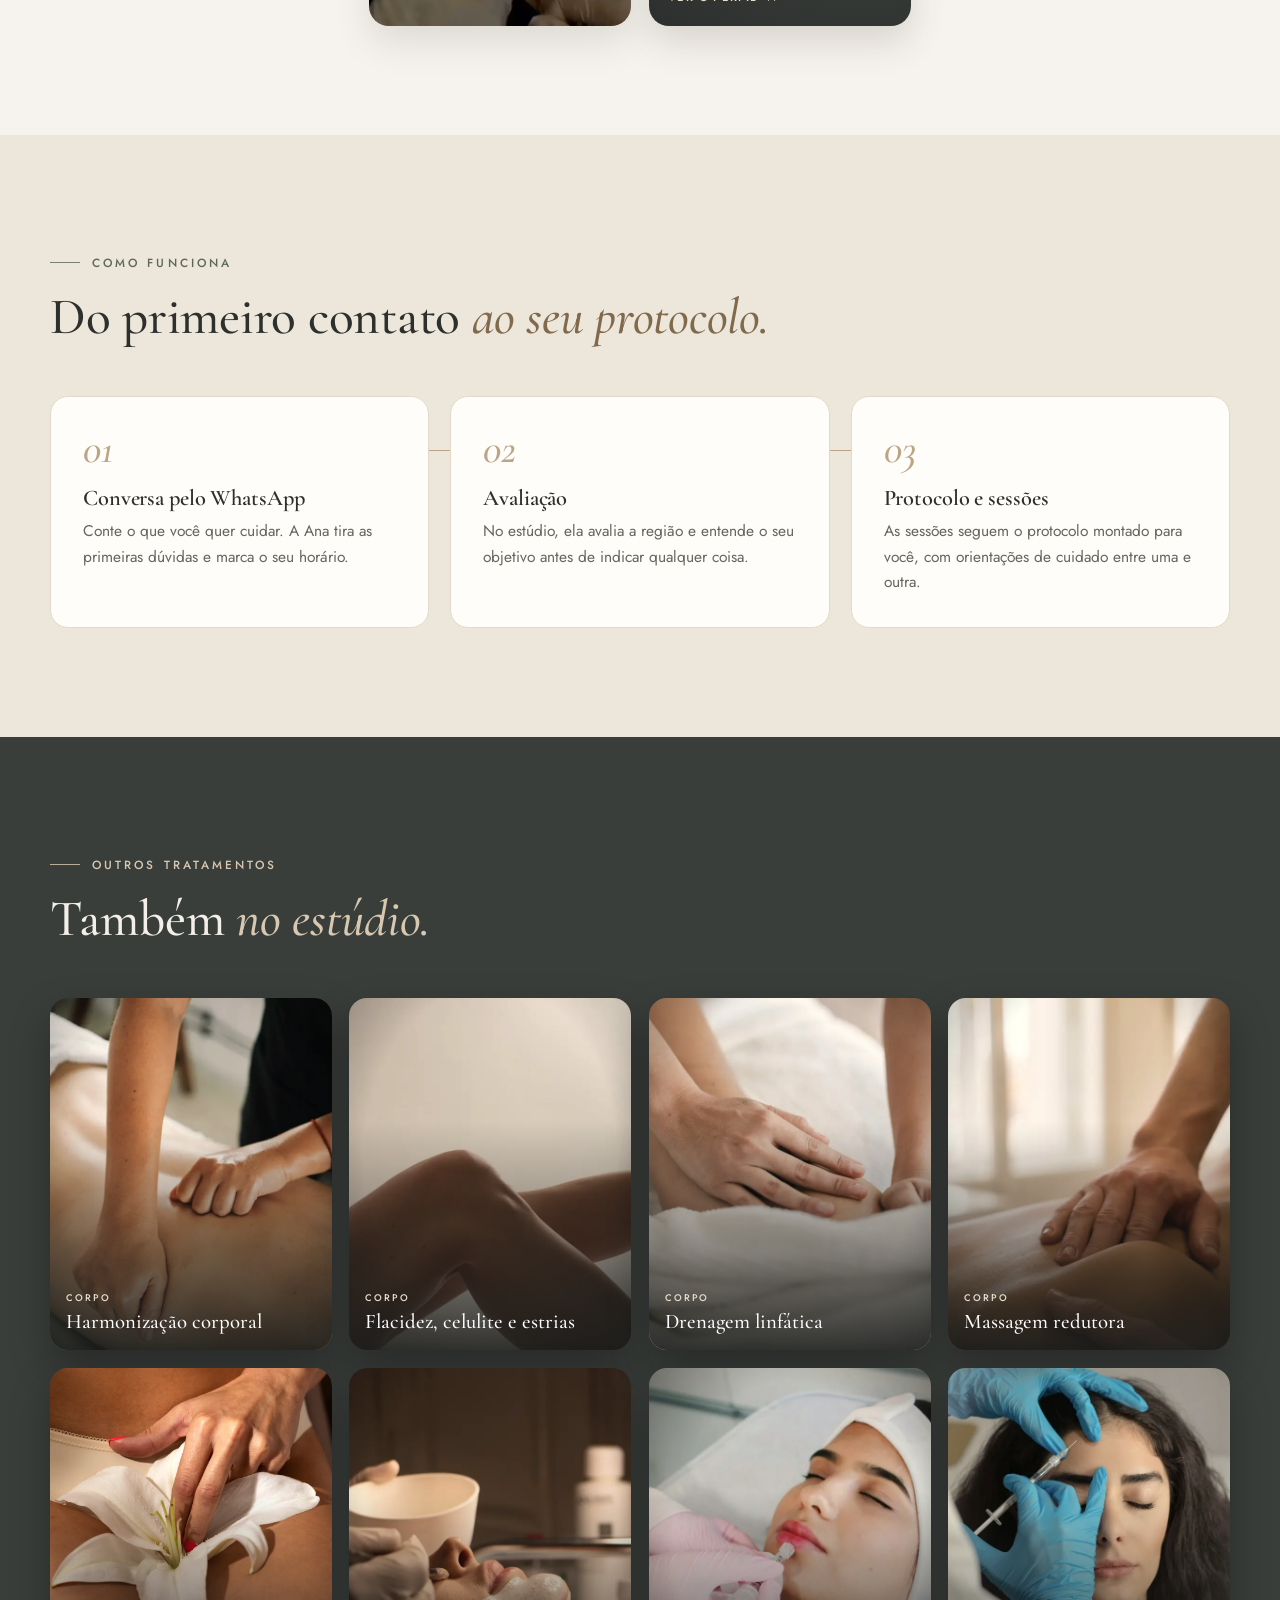
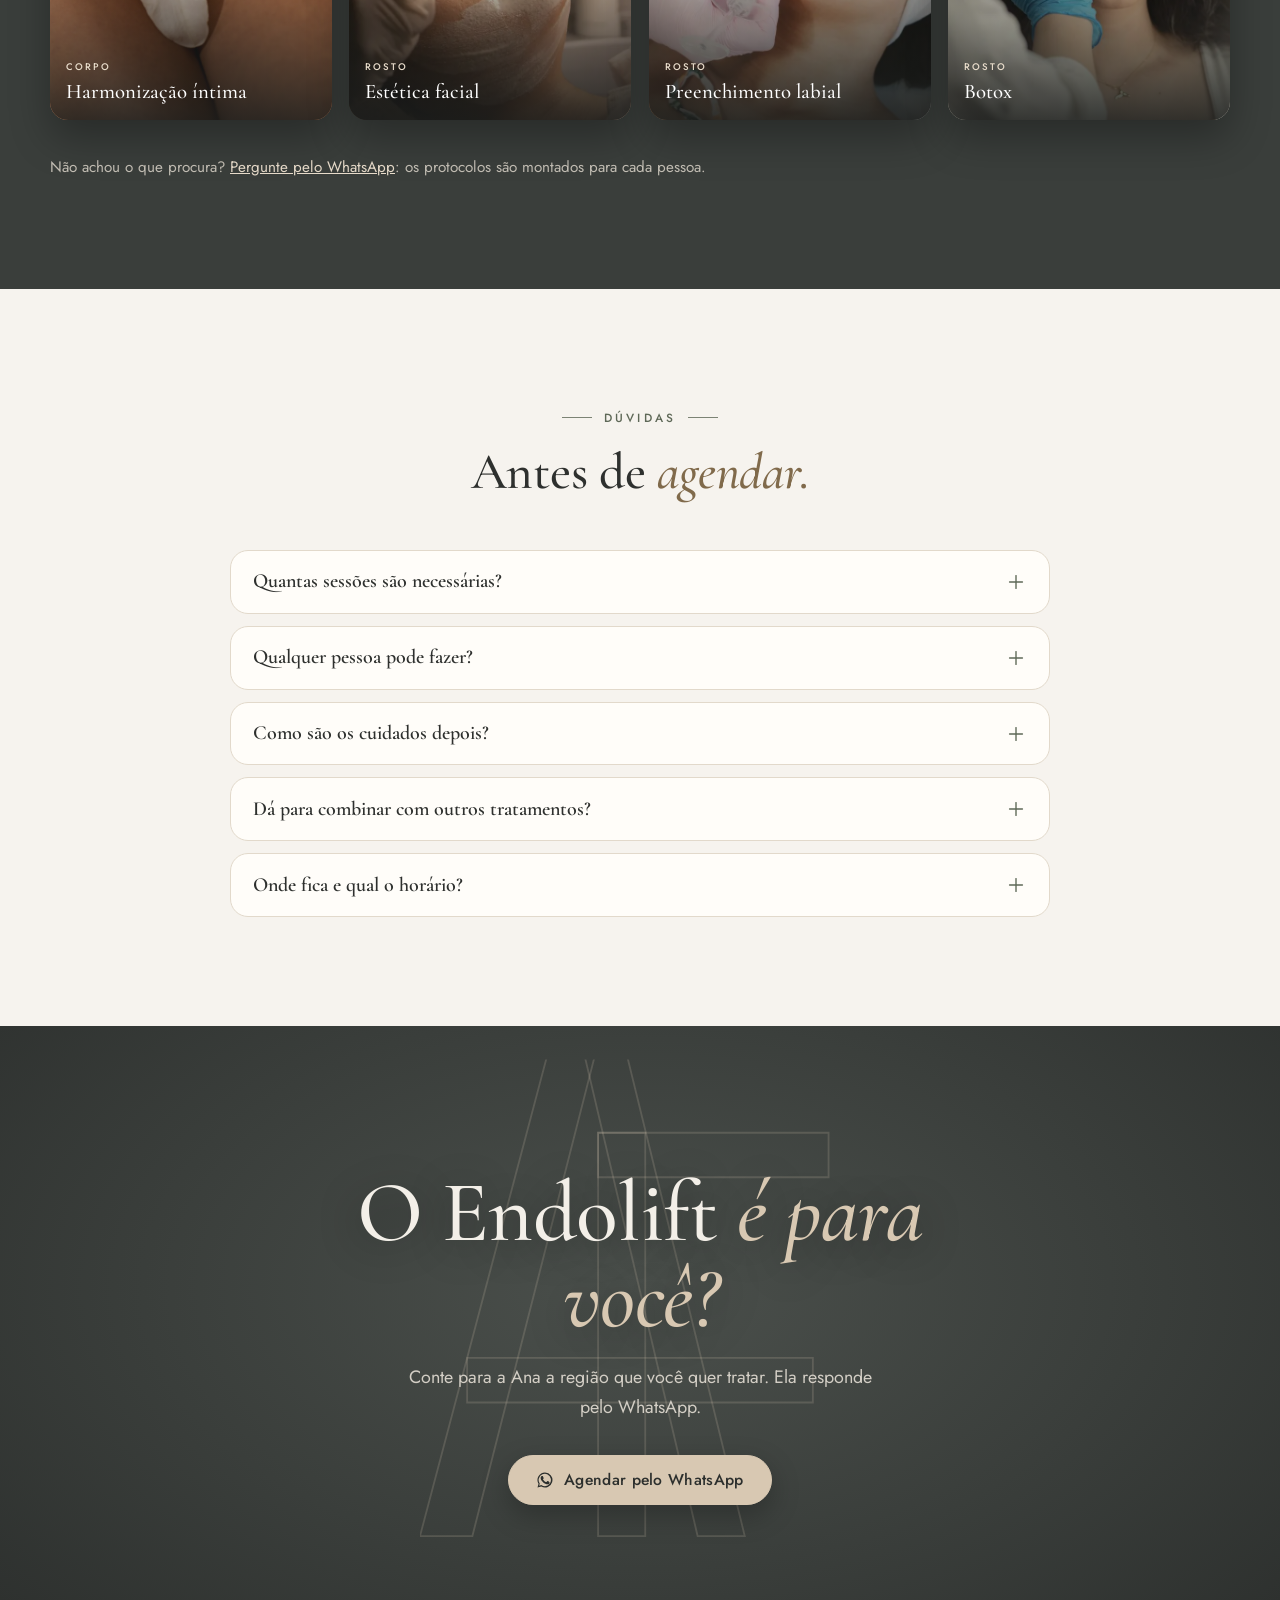
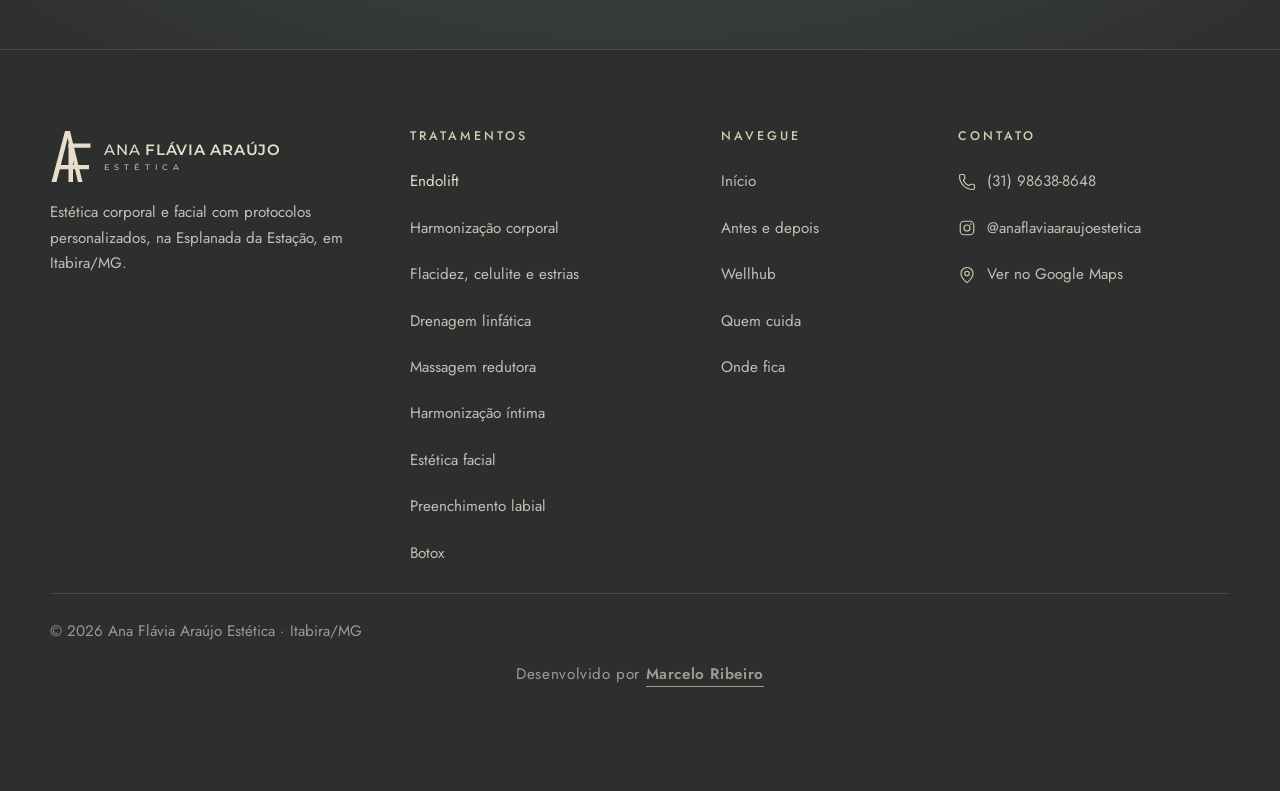
<file: tratamentos/endolift/index.html>
<!doctype html>
<html lang="pt-BR">
<head>
<!-- Google Analytics 4 (27/10/2026): conta os toques no WhatsApp pela medição otimizada -->
<script async src="https://www.googletagmanager.com/gtag/js?id=G-6NPV462FQ9"></script>
<script>
  window.dataLayer = window.dataLayer || [];
  function gtag(){dataLayer.push(arguments);}
  gtag('js', new Date());
  gtag('config', 'G-6NPV462FQ9');
</script>
<!-- Microsoft Clarity (27/10/2026): gravação das visitas e mapa de calor -->
<script type="text/javascript">
  (function(c,l,a,r,i,t,y){
    c[a]=c[a]||function(){(c[a].q=c[a].q||[]).push(arguments)};
    t=l.createElement(r);t.async=1;t.src="https://www.clarity.ms/tag/"+i;
    y=l.getElementsByTagName(r)[0];y.parentNode.insertBefore(t,y);
  })(window, document, "clarity", "script", "z4cx9zowdm");
</script>
<meta charset="utf-8">
<meta name="viewport" content="width=device-width, initial-scale=1">
<script>(function(d){d.className+=" js";try{if(!matchMedia("(prefers-reduced-motion: reduce)").matches)d.className+=" entra-pt"}catch(e){}})(document.documentElement);</script>
<title>Endolift em Itabira/MG | Ana Flávia Araújo Estética</title>
<meta name="description" content="Endolift em Itabira: tecnologia a laser para flacidez e contorno do rosto e do corpo, com avaliação e protocolo personalizado. Esplanada da Estação.">
<meta name="theme-color" content="#F6F3EE">
<!-- canonical no GitHub Pages enquanto ela nao tiver dominio proprio -->
<link rel="canonical" href="https://anaflaviaaraujoestetica.com.br/tratamentos/endolift/">
<meta property="og:type" content="website">
<meta property="og:locale" content="pt_BR">
<meta property="og:site_name" content="Ana Flávia Araújo Estética">
<meta property="og:title" content="Endolift | Ana Flávia Araújo Estética, Itabira/MG">
<meta property="og:description" content="Tecnologia a laser para flacidez e contorno, no rosto e no corpo, dentro de um protocolo pensado para você.">
<meta property="og:url" content="https://anaflaviaaraujoestetica.com.br/tratamentos/endolift/">
<meta property="og:image" content="https://anaflaviaaraujoestetica.com.br/assets/img/og-capa.jpg">
<meta property="og:image:width" content="1200">
<meta property="og:image:height" content="630">
<meta name="twitter:card" content="summary_large_image">
<link rel="icon" href="../../favicon.svg" type="image/svg+xml">
<link rel="apple-touch-icon" href="../../apple-touch-icon.png">
<link rel="preconnect" href="https://fonts.googleapis.com">
<link rel="preconnect" href="https://fonts.gstatic.com" crossorigin>
<link rel="stylesheet" href="https://fonts.googleapis.com/css2?family=Cormorant+Garamond:ital,wght@0,500;0,600;1,500&family=Jost:wght@400;500;600&family=Montserrat:wght@500;600&display=swap">
<link rel="stylesheet" href="../../assets/css/tratamento.css">
<link rel="preload" as="image" href="../../assets/img/trat-endolift.webp" fetchpriority="high">
<script type="application/ld+json">
{"@context":"https://schema.org","@graph":[{"@type":"BreadcrumbList","itemListElement":[{"@type":"ListItem","position":1,"name":"Início","item":"https://anaflaviaaraujoestetica.com.br/"},{"@type":"ListItem","position":2,"name":"Tratamentos","item":"https://anaflaviaaraujoestetica.com.br/#tratamentos"},{"@type":"ListItem","position":3,"name":"Endolift","item":"https://anaflaviaaraujoestetica.com.br/tratamentos/endolift/"}]},{"@type":"Service","name":"Endolift","serviceType":"Endolift","description":"Tecnologia a laser para flacidez e contorno, no rosto e no corpo, dentro de um protocolo pensado para você.","url":"https://anaflaviaaraujoestetica.com.br/tratamentos/endolift/","areaServed":{"@type":"City","name":"Itabira"},"provider":{"@type":"BeautySalon","name":"Ana Flávia Araújo Estética","url":"https://anaflaviaaraujoestetica.com.br/","telephone":"+55-31-98638-8648","address":{"@type":"PostalAddress","streetAddress":"Rua Suzinha de Sá Martins, 201, loja 5, Esplanada da Estação","addressLocality":"Itabira","addressRegion":"MG","postalCode":"35900-209","addressCountry":"BR"}}}]}
</script>
</head>
<body>
<a class="pular" href="#conteudo">Pular para o conteúdo</a>

<svg width="0" height="0" style="position:absolute" aria-hidden="true" focusable="false">
  <defs>
    <symbol id="af-mono" viewBox="6 26 168 212">
      <path d="M66 30H84L32 234H12Z"/><path d="M70 30H86L136 234H118Z"/><path d="M80 80H98V234H80Z"/><path d="M80 80H168V97H80Z"/><path d="M30 166H162V183H30Z"/>
    </symbol>
  </defs>
  <symbol id="i-pin" viewBox="0 0 24 24"><path d="M20 10c0 4.993-5.539 10.193-7.399 11.799a1 1 0 0 1-1.202 0C9.539 20.193 4 14.993 4 10a8 8 0 0 1 16 0"/><circle cx="12" cy="10" r="3"/></symbol>
  <symbol id="i-relogio" viewBox="0 0 24 24"><circle cx="12" cy="12" r="10"/><path d="M12 6v6l4 2"/></symbol>
  <symbol id="i-calendario" viewBox="0 0 24 24"><path d="M8 2v4"/><path d="M16 2v4"/><rect width="18" height="18" x="3" y="4" rx="2"/><path d="M3 10h18"/><path d="m9 16 2 2 4-4"/></symbol>
  <symbol id="i-fone" viewBox="0 0 24 24"><path d="M13.832 16.568a1 1 0 0 0 1.213-.303l.355-.465A2 2 0 0 1 17 15h3a2 2 0 0 1 2 2v3a2 2 0 0 1-2 2A18 18 0 0 1 2 4a2 2 0 0 1 2-2h3a2 2 0 0 1 2 2v3a2 2 0 0 1-.8 1.6l-.468.351a1 1 0 0 0-.292 1.233 14 14 0 0 0 6.392 6.384"/></symbol>
  <symbol id="i-esq" viewBox="0 0 24 24"><path d="m15 18-6-6 6-6"/></symbol>
  <symbol id="i-dir" viewBox="0 0 24 24"><path d="m9 18 6-6-6-6"/></symbol>
  <symbol id="i-x" viewBox="0 0 24 24"><path d="M18 6 6 18"/><path d="m6 6 12 12"/></symbol>
  <symbol id="i-check" viewBox="0 0 24 24"><path d="M20 6 9 17l-5-5"/></symbol>
  <symbol id="i-lupa" viewBox="0 0 24 24"><circle cx="11" cy="11" r="8"/><line x1="21" x2="16.65" y1="21" y2="16.65"/><line x1="11" x2="11" y1="8" y2="14"/><line x1="8" x2="14" y1="11" y2="11"/></symbol>
  <symbol id="i-aspas" viewBox="0 0 24 24"><path d="M16 3a2 2 0 0 0-2 2v6a2 2 0 0 0 2 2 1 1 0 0 1 1 1v1a2 2 0 0 1-2 2 1 1 0 0 0-1 1v2a1 1 0 0 0 1 1 6 6 0 0 0 6-6V5a2 2 0 0 0-2-2z"/><path d="M5 3a2 2 0 0 0-2 2v6a2 2 0 0 0 2 2 1 1 0 0 1 1 1v1a2 2 0 0 1-2 2 1 1 0 0 0-1 1v2a1 1 0 0 0 1 1 6 6 0 0 0 6-6V5a2 2 0 0 0-2-2z"/></symbol>
  <symbol id="i-seta" viewBox="0 0 24 24"><path d="M7 7h10v10"/><path d="M7 17 17 7"/></symbol>
  <symbol id="i-mais" viewBox="0 0 24 24"><path d="M5 12h14"/><path d="M12 5v14"/></symbol>
  <symbol id="i-haltere" viewBox="0 0 24 24"><path d="M17.596 12.768a2 2 0 1 0 2.829-2.829l-1.768-1.767a2 2 0 0 0 2.828-2.829l-2.828-2.828a2 2 0 0 0-2.829 2.828l-1.767-1.768a2 2 0 1 0-2.829 2.829z"/><path d="m2.5 21.5 1.4-1.4"/><path d="m20.1 3.9 1.4-1.4"/><path d="M5.343 21.485a2 2 0 1 0 2.829-2.828l1.767 1.768a2 2 0 1 0 2.829-2.829l-6.364-6.364a2 2 0 1 0-2.829 2.829l1.768 1.767a2 2 0 0 0-2.828 2.829z"/><path d="m9.6 14.4 4.8-4.8"/></symbol>
  <symbol id="i-zap" viewBox="0 0 24 24"><path d="M17.5 14.4c-.3-.2-1.7-.9-2-1-.3-.1-.5-.2-.7.1s-.8 1-.9 1.2c-.2.2-.3.2-.6.1-.3-.2-1.2-.5-2.3-1.4-.9-.8-1.4-1.7-1.6-2-.2-.3 0-.5.1-.6.1-.1.3-.3.4-.5.1-.2.2-.3.3-.5 0-.2 0-.4 0-.5 0-.2-.7-1.6-.9-2.2-.2-.5-.5-.5-.7-.5h-.6c-.2 0-.5.1-.8.4-.3.3-1 1-1 2.5s1.1 2.9 1.2 3.1c.1.2 2.1 3.2 5 4.4.7.3 1.2.5 1.7.6.7.2 1.3.2 1.8.1.6-.1 1.7-.7 1.9-1.4.2-.7.2-1.2.2-1.4-.1-.1-.3-.2-.6-.3ZM12 2a10 10 0 0 0-8.6 15.1L2 22l5-1.3A10 10 0 1 0 12 2Zm0 18.2c-1.6 0-3.2-.4-4.5-1.2l-.3-.2-3 .8.8-2.9-.2-.3A8.2 8.2 0 1 1 12 20.2Z" fill="currentColor" stroke="none"/></symbol>
  <symbol id="i-insta" viewBox="0 0 24 24"><rect x="3" y="3" width="18" height="18" rx="5"/><circle cx="12" cy="12" r="4"/><circle cx="17.2" cy="6.8" r="1.1" fill="currentColor" stroke="none"/></symbol>
  <symbol id="i-play" viewBox="0 0 24 24"><path d="M5 5a2 2 0 0 1 3.008-1.728l11.997 6.998a2 2 0 0 1 .003 3.458l-12 7A2 2 0 0 1 5 19z"/></symbol>
</svg>

<header class="topo">
  <div class="env topo__linha">
    <a class="marca" href="../../" aria-label="Ana Flávia Araújo Estética, página inicial">
      <svg class="marca__mono" aria-hidden="true"><use href="#af-mono"/></svg>
      <span class="marca__texto">
        <span class="marca__nome"><span>ANA</span> FLÁVIA ARAÚJO</span>
        <span class="marca__sub">ESTÉTICA</span>
      </span>
    </a>
    <nav class="menu" aria-label="Seções">
      <a href="../../#espaco">O espaço</a>
      <a class="ativo" href="../../#tratamentos">Tratamentos</a>
      <a href="../../#resultados">Resultados</a>
      <a href="../../#wellhub">Wellhub</a>
      <a href="../../#quem-cuida">Quem cuida</a>
      <a href="../../#avaliacoes">Avaliações</a>
      <a href="../../#onde">Onde fica</a>
    </nav>
    <a class="btn topo__cta" href="https://wa.me/5531986388648?text=Ol%C3%A1!%20Vim%20pelo%20site%20e%20quero%20saber%20mais%20sobre%20o%20Endolift." target="_blank" rel="noopener"><svg class="btn__ico" aria-hidden="true"><use href="#i-zap"/></svg>Agendar</a>
  </div>
</header>

<main id="conteudo">

<!-- ===== topo da pagina =====
     A foto do Endolift veio do Marcelo (16/10/2026), origem a confirmar: o texto nao diz que e no estudio. -->
<section class="pt" aria-labelledby="titulo">
  <div class="env">
    <div class="pt__grade">
      <div class="pt__texto">
        <ol class="trilha"><li><a href="../../">Início</a></li><li><a href="../../#tratamentos">Tratamentos</a></li><li aria-current="page">Endolift</li></ol>
        <span class="olho">Alta tecnologia</span>
        <h1 id="titulo">Endolift <em>em Itabira.</em></h1>
        <p class="pt__lead">Tecnologia a laser para flacidez e contorno, no rosto e no corpo, dentro de um protocolo pensado para você.</p>
        <div class="acoes">
          <a class="btn" href="https://wa.me/5531986388648?text=Ol%C3%A1!%20Vim%20pelo%20site%20e%20quero%20saber%20mais%20sobre%20o%20Endolift." target="_blank" rel="noopener"><svg class="btn__ico" aria-hidden="true"><use href="#i-zap"/></svg>Falar com a Ana</a>
          <a class="btn btn--linha" href="#como">Como funciona</a>
        </div>
      </div>
      <figure class="pt__foto" data-px-pai>
        <svg class="pt__arcos" viewBox="0 0 200 200" aria-hidden="true">
          <path pathLength="1" stroke="#D8CDBB" stroke-width="13" d="M20 200A180 180 0 0 1 200 20"/>
          <path pathLength="1" stroke="#E2D8C8" stroke-width="13" d="M48 200A152 152 0 0 1 200 48"/>
          <path pathLength="1" stroke="#CDC2AE" stroke-width="13" d="M76 200A124 124 0 0 1 200 76"/>
        </svg>
        <div class="pt__moldura" data-px="-0.04"><img src="../../assets/img/trat-endolift.webp" width="600" height="800" fetchpriority="high" decoding="async" alt="Procedimento de Endolift no rosto: a fibra do laser na linha da mandíbula e a cliente com protetor nos olhos"></div>
        <span class="pt__mono" data-px="0.1" aria-hidden="true"><svg viewBox="6 26 168 212"><use href="#af-mono"/></svg></span>
        <span class="pt__selo" data-px="0.16"><strong>5,0</strong><span><span class="estrelas" aria-hidden="true">★★★★★</span>37 avaliações<br>no Google</span></span>
      </figure>
    </div>
  </div>
</section>

<!-- ===== o que e ===== -->
<section class="secao secao--areia" id="sobre">
  <div class="env sobre">
    <div class="sobre__texto" data-rev>
      <span class="olho">O que é</span>
      <h2>Laser que trabalha <em>por baixo da pele.</em></h2>
      <p>O Endolift é um procedimento com laser em que a energia da luz chega por baixo da pele através de uma fibra óptica muito fina. A proposta é estimular a firmeza da pele e trabalhar o contorno de regiões como a linha da mandíbula, a papada e áreas do corpo.</p>
      <p>Não é um procedimento de prateleira: a região, o número de sessões e o que combinar com ele saem da avaliação. Por isso o primeiro passo é sempre a conversa com a Ana.</p>
    </div>
    <aside class="cartao" data-rev aria-labelledby="t-quando">
      <svg class="cartao__arcos" viewBox="0 0 200 200" aria-hidden="true">
        <path stroke="#F1EBE1" stroke-width="12" d="M60 0A140 140 0 0 0 200 140"/>
        <path stroke="#F4EFE7" stroke-width="12" d="M90 0A110 110 0 0 0 200 110"/>
        <path stroke="#EEE7DB" stroke-width="12" d="M120 0A80 80 0 0 0 200 80"/>
      </svg>
      <h3 id="t-quando">Quando procurar</h3>
      <ul class="lista">
        <li><span class="lista__ic"><svg class="i" aria-hidden="true"><use href="#i-check"/></svg></span>Flacidez no rosto e no pescoço</li>
        <li><span class="lista__ic"><svg class="i" aria-hidden="true"><use href="#i-check"/></svg></span>Papada e contorno da mandíbula pouco definido</li>
        <li><span class="lista__ic"><svg class="i" aria-hidden="true"><use href="#i-check"/></svg></span>Flacidez em regiões do corpo, como braços, abdômen e joelhos</li>
        <li><span class="lista__ic"><svg class="i" aria-hidden="true"><use href="#i-check"/></svg></span>Vontade de cuidar da firmeza da pele com tecnologia</li>
      </ul>
      <p class="cartao__nota">A indicação depende da avaliação: existem contraindicações, e a Ana confere o seu caso antes.</p>
    </aside>
  </div>
</section>

<!-- ===== GALERIA: o espaco pras fotos DELA (pedido de 16/10/2026) =====
     Pra por foto nova: WebP em assets/img/ (scripts/otimizar-imagem.js, 1200px)
     e copiar uma linha <li> abaixo, trocando src, href, width/height, alt e a
     legenda. A ordem da lista e a ordem na tela. O ultimo quadro (Instagram)
     fica sempre por ultimo. Foto do Unsplash so como EXEMPLO marcado (data-exemplo
     e legenda "Imagem ilustrativa"), nunca como se fosse do estudio. -->
<section class="secao secao--creme" id="galeria">
  <div class="env">
    <div class="cabeca cabeca--centro">
      <span class="olho">Galeria</span>
      <h2>O tratamento <em>em imagens.</em></h2>
      <p class="chamada">Fotos do estúdio. Resultados variam de pessoa para pessoa. Toque numa foto para ampliar.</p>
    </div>
    <!-- Areas do corpo (22/10/2026): o tratamento.js (3b) monta os botoes e agrupa as fotos.
         Area nova: um <li> aqui e data-area="<id>" nas fotos dela. -->
    <ul class="areas" data-areas aria-label="Áreas tratadas" hidden>
      <li><button type="button" data-area="todas" aria-pressed="true">Todas</button></li>
      <li><button type="button" data-area="abdomen" aria-pressed="false" data-txt="Flacidez e o contorno da barriga.">Abdômen</button></li>
      <li><button type="button" data-area="costas" aria-pressed="false" data-txt="Flacidez e as dobrinhas das costas.">Costas</button></li>
    </ul>
    <ul class="galeria">
      <!-- Fotos DELA (19/10/2026): o laser no abdômen e o antes e depois de um cliente,
           ordem confirmada pelo Marcelo (o antes sem curativo, o depois com). As 6 ilustrativas
           sairam: 5 mostravam outros aparelhos (depilacao, dermapen, radiofrequencia). -->
      <li data-rev><a class="galeria__item" href="../../assets/img/res-endolift-laser.webp" data-luz data-legenda="O laser do Endolift, foto do estúdio"><img src="../../assets/img/res-endolift-laser.webp" width="576" height="1024" loading="lazy" decoding="async" alt="Ponto vermelho do laser no abdômen de uma cliente, com as mãos de luva conduzindo a fibra por baixo da pele"><span class="galeria__lupa" aria-hidden="true"><svg class="i" aria-hidden="true"><use href="#i-lupa"/></svg></span><span class="galeria__leg">O laser do Endolift, foto do estúdio</span></a></li>
      <li data-rev data-area="abdomen"><a class="galeria__item" href="../../assets/img/res-endolift-antes.webp" data-luz data-legenda="Antes, abdômen, foto do estúdio"><img src="../../assets/img/res-endolift-antes.webp" width="548" height="740" loading="lazy" decoding="async" alt="Lateral do abdômen de um cliente, com a camiseta levantada, antes do Endolift"><span class="galeria__lupa" aria-hidden="true"><svg class="i" aria-hidden="true"><use href="#i-lupa"/></svg></span><span class="galeria__leg">Antes, abdômen, foto do estúdio</span></a></li>
      <li data-rev data-area="abdomen"><a class="galeria__item" href="../../assets/img/res-endolift-depois.webp" data-luz data-legenda="Depois, abdômen, foto do estúdio"><img src="../../assets/img/res-endolift-depois.webp" width="550" height="740" loading="lazy" decoding="async" alt="Lateral do abdômen do mesmo cliente depois do Endolift, com dois curativos redondos"><span class="galeria__lupa" aria-hidden="true"><svg class="i" aria-hidden="true"><use href="#i-lupa"/></svg></span><span class="galeria__leg">Depois, abdômen, foto do estúdio</span></a></li>
      <!-- Costas, antes e depois (22/10/2026): vieram da harmonizacao corporal a pedido do Marcelo -->
      <li data-rev data-area="costas"><a class="galeria__item" href="../../assets/img/res-costas-1.webp" data-luz data-legenda="Antes, costas, foto do estúdio"><img src="../../assets/img/res-costas-1.webp" width="845" height="1200" loading="lazy" decoding="async" alt="Costas de uma cliente, com marcações feitas na avaliação"><span class="galeria__lupa" aria-hidden="true"><svg class="i" aria-hidden="true"><use href="#i-lupa"/></svg></span><span class="galeria__leg">Antes, costas, foto do estúdio</span></a></li>
      <li data-rev data-area="costas"><a class="galeria__item" href="../../assets/img/res-costas-2.webp" data-luz data-legenda="Depois, costas, foto do estúdio"><img src="../../assets/img/res-costas-2.webp" width="900" height="1200" loading="lazy" decoding="async" alt="Costas de uma cliente, na altura da cintura"><span class="galeria__lupa" aria-hidden="true"><svg class="i" aria-hidden="true"><use href="#i-lupa"/></svg></span><span class="galeria__leg">Depois, costas, foto do estúdio</span></a></li>
      <!-- EXEMPLOS (Unsplash, licença livre), a pedido do Marcelo em 16/10/2026: ficam até
           chegarem as fotos dela. Foto nova DELA entra ACIMA deste comentário; a cada
           foto dela, apagar um exemplo (os data-exemplo). -->
      <li data-rev><a class="galeria__ig" href="https://www.instagram.com/anaflaviaaraujoestetica/" target="_blank" rel="noopener">
        <svg class="galeria__mono" viewBox="6 26 168 212" aria-hidden="true"><use href="#af-mono"/></svg>
        <svg class="i" aria-hidden="true"><use href="#i-insta"/></svg>
        <b>Mais no Instagram</b>
        <small>Resultados de clientes, protocolos e bastidores no @anaflaviaaraujoestetica.</small>
        <span>Ver o perfil<svg class="i" aria-hidden="true"><use href="#i-seta"/></svg></span>
      </a></li>
    </ul>
  </div>
</section>

<!-- ===== como funciona ===== -->
<section class="secao secao--areia" id="como">
  <div class="env">
    <div class="cabeca">
      <span class="olho">Como funciona</span>
      <h2>Do primeiro contato <em>ao seu protocolo.</em></h2>
    </div>
    <ol class="passos">
      <li class="passo" data-rev><span class="passo__n" aria-hidden="true">01</span><h3>Conversa pelo WhatsApp</h3><p>Conte o que você quer cuidar. A Ana tira as primeiras dúvidas e marca o seu horário.</p></li>
      <li class="passo" data-rev><span class="passo__n" aria-hidden="true">02</span><h3>Avaliação</h3><p>No estúdio, ela avalia a região e entende o seu objetivo antes de indicar qualquer coisa.</p></li>
      <li class="passo" data-rev><span class="passo__n" aria-hidden="true">03</span><h3>Protocolo e sessões</h3><p>As sessões seguem o protocolo montado para você, com orientações de cuidado entre uma e outra.</p></li>
    </ol>
  </div>
</section>

<!-- ===== outros tratamentos ===== -->
<section class="secao secao--grafite" id="outros">
  <div class="env">
    <div class="cabeca">
      <span class="olho">Outros tratamentos</span>
      <h2>Também <em>no estúdio.</em></h2>
    </div>
    <ul class="outros">
      <li><a class="outro" href="../harmonizacao-corporal/"><img src="../../assets/img/trat-corporal.webp" width="600" height="800" loading="lazy" decoding="async" alt=""><small>Corpo</small><b>Harmonização corporal</b></a></li>
      <li><a class="outro" href="../flacidez-celulite-estrias/"><img src="../../assets/img/trat-flacidez.webp" width="600" height="800" loading="lazy" decoding="async" alt=""><small>Corpo</small><b>Flacidez, celulite e estrias</b></a></li>
      <li><a class="outro" href="../drenagem-linfatica/"><img src="../../assets/img/trat-drenagem.webp" width="600" height="800" loading="lazy" decoding="async" alt=""><small>Corpo</small><b>Drenagem linfática</b></a></li>
      <li><a class="outro" href="../massagem-redutora/"><img src="../../assets/img/trat-massagem.webp" width="600" height="800" loading="lazy" decoding="async" alt=""><small>Corpo</small><b>Massagem redutora</b></a></li>
      <li><a class="outro" href="../harmonizacao-intima/"><img src="../../assets/img/trat-harmonizacao-intima.webp" width="600" height="750" loading="lazy" decoding="async" alt=""><small>Corpo</small><b>Harmonização íntima</b></a></li>
      <li><a class="outro" href="../estetica-facial/"><img src="../../assets/img/trat-facial.webp" width="600" height="800" loading="lazy" decoding="async" alt=""><small>Rosto</small><b>Estética facial</b></a></li>
      <li><a class="outro" href="../preenchimento-labial/"><img src="../../assets/img/trat-labial.webp" width="600" height="800" loading="lazy" decoding="async" alt=""><small>Rosto</small><b>Preenchimento labial</b></a></li>
      <li><a class="outro" href="../botox/"><img src="../../assets/img/trat-botox.webp" width="600" height="800" loading="lazy" decoding="async" alt=""><small>Rosto</small><b>Botox</b></a></li>
    </ul>
    <p class="outros-volta">Não achou o que procura? <a href="https://wa.me/5531986388648?text=Ol%C3%A1!%20Vim%20pelo%20site%20e%20tenho%20uma%20d%C3%BAvida%20sobre%20os%20tratamentos." target="_blank" rel="noopener">Pergunte pelo WhatsApp</a>: os protocolos são montados para cada pessoa.</p>
  </div>
</section>

<!-- ===== duvidas ===== -->
<section class="secao secao--creme" id="duvidas">
  <div class="env">
    <div class="cabeca cabeca--centro">
      <span class="olho">Dúvidas</span>
      <h2>Antes de <em>agendar.</em></h2>
    </div>
    <div class="faq">
      <details>
        <summary>Quantas sessões são necessárias?<svg class="i" aria-hidden="true"><use href="#i-mais"/></svg></summary>
        <p>Depende da região e do objetivo. A Ana explica o protocolo, com o número de sessões, depois da avaliação.</p>
      </details>
      <details>
        <summary>Qualquer pessoa pode fazer?<svg class="i" aria-hidden="true"><use href="#i-mais"/></svg></summary>
        <p>Só depois da avaliação. Alguns casos têm contraindicação, e a Ana confere a sua saúde e o seu histórico antes de indicar.</p>
      </details>
      <details>
        <summary>Como são os cuidados depois?<svg class="i" aria-hidden="true"><use href="#i-mais"/></svg></summary>
        <p>As orientações de cuidado são passadas no atendimento, de acordo com a região tratada.</p>
      </details>
      <details>
        <summary>Dá para combinar com outros tratamentos?<svg class="i" aria-hidden="true"><use href="#i-mais"/></svg></summary>
        <p>Sim. Os protocolos são personalizados e podem combinar tecnologia com técnicas manuais, conforme o seu objetivo.</p>
      </details>
      <details>
        <summary>Onde fica e qual o horário?<svg class="i" aria-hidden="true"><use href="#i-mais"/></svg></summary>
        <p>Rua Suzinha de Sá Martins, 201, loja 5, Esplanada da Estação, em Itabira. Segunda das 13h às 19h, terça e quarta das 8h às 19h, quinta das 8h às 18h, sexta das 8h às 19h e sábado das 8h às 13h.</p>
      </details>
    </div>
  </div>
</section>

<!-- ===== faixa final ===== -->
<section class="exp" aria-labelledby="t-final">
  <svg class="exp__mono" viewBox="6 26 168 212" aria-hidden="true"><use href="#af-mono"/></svg>
  <div class="poeira" aria-hidden="true">
    <i style="--x:12%;--y:70%;--d:8s;--a:0s"></i><i style="--x:24%;--y:38%;--t:3px;--d:9s;--a:1.2s"></i>
    <i style="--x:38%;--y:80%;--d:7s;--a:2.4s"></i><i style="--x:62%;--y:26%;--t:5px;--d:10s;--a:.6s"></i>
    <i style="--x:76%;--y:70%;--t:3px;--d:8s;--a:3s"></i><i style="--x:90%;--y:34%;--d:9s;--a:1.8s"></i>
  </div>
  <div class="exp__texto">
    <h2 id="t-final">O Endolift <em>é para você?</em></h2>
    <p>Conte para a Ana a região que você quer tratar. Ela responde pelo WhatsApp.</p>
    <div class="acoes">
      <a class="btn btn--nude" href="https://wa.me/5531986388648?text=Ol%C3%A1!%20Vim%20pelo%20site%20e%20quero%20saber%20mais%20sobre%20o%20Endolift." target="_blank" rel="noopener"><svg class="btn__ico" aria-hidden="true"><use href="#i-zap"/></svg>Agendar pelo WhatsApp</a>
    </div>
  </div>
</section>

</main>

<footer class="rodape">
  <div class="env">
    <div class="rodape__grade">
      <div>
        <a class="marca" href="../../" aria-label="Ana Flávia Araújo Estética, página inicial">
          <svg class="marca__mono" aria-hidden="true"><use href="#af-mono"/></svg>
          <span class="marca__texto"><span class="marca__nome"><span>ANA</span> FLÁVIA ARAÚJO</span><span class="marca__sub">ESTÉTICA</span></span>
        </a>
        <p>Estética corporal e facial com protocolos personalizados, na Esplanada da Estação, em Itabira/MG.</p>
      </div>
      <div>
        <h4>Tratamentos</h4>
        <ul class="rodape__lista">
          <li><a href="../endolift/" aria-current="page">Endolift</a></li>
          <li><a href="../harmonizacao-corporal/">Harmonização corporal</a></li>
          <li><a href="../flacidez-celulite-estrias/">Flacidez, celulite e estrias</a></li>
          <li><a href="../drenagem-linfatica/">Drenagem linfática</a></li>
          <li><a href="../massagem-redutora/">Massagem redutora</a></li>
          <li><a href="../harmonizacao-intima/">Harmonização íntima</a></li>
          <li><a href="../estetica-facial/">Estética facial</a></li>
          <li><a href="../preenchimento-labial/">Preenchimento labial</a></li>
          <li><a href="../botox/">Botox</a></li>
        </ul>
      </div>
      <div>
        <h4>Navegue</h4>
        <ul class="rodape__lista">
          <li><a href="../../">Início</a></li>
          <li><a href="../../#resultados">Antes e depois</a></li>
          <li><a href="../../#wellhub">Wellhub</a></li>
          <li><a href="../../#quem-cuida">Quem cuida</a></li>
          <li><a href="../../#onde">Onde fica</a></li>
        </ul>
      </div>
      <div>
        <h4>Contato</h4>
        <ul class="rodape__lista">
          <li><a href="https://wa.me/5531986388648" target="_blank" rel="noopener"><svg class="i" aria-hidden="true"><use href="#i-fone"/></svg>(31) 98638-8648</a></li>
          <li><a href="https://www.instagram.com/anaflaviaaraujoestetica/" target="_blank" rel="noopener"><svg class="i" aria-hidden="true"><use href="#i-insta"/></svg>@anaflaviaaraujoestetica</a></li>
          <li><a href="https://maps.app.goo.gl/82mXfYD8dSqdEhQh6" target="_blank" rel="noopener"><svg class="i" aria-hidden="true"><use href="#i-pin"/></svg>Ver no Google Maps</a></li>
        </ul>
      </div>
    </div>
    <p class="rodape__fim">© 2026 Ana Flávia Araújo Estética · Itabira/MG</p>
    <p class="assinatura">Desenvolvido por <a href="https://marcel0gs.github.io/marcelo-ribeiro-digital/" target="_blank" rel="noopener">Marcelo Ribeiro</a></p>
  </div>
</footer>

<a class="zap" href="https://wa.me/5531986388648?text=Ol%C3%A1!%20Vim%20pelo%20site%20e%20quero%20saber%20mais%20sobre%20o%20Endolift." target="_blank" rel="noopener" aria-label="Falar com a Ana">
  <svg aria-hidden="true" viewBox="0 0 24 24"><use href="#i-zap"/></svg><span>Agendar</span>
</a>

<script src="../../assets/js/tratamento.js" defer></script>
</body>
</html>
</file>
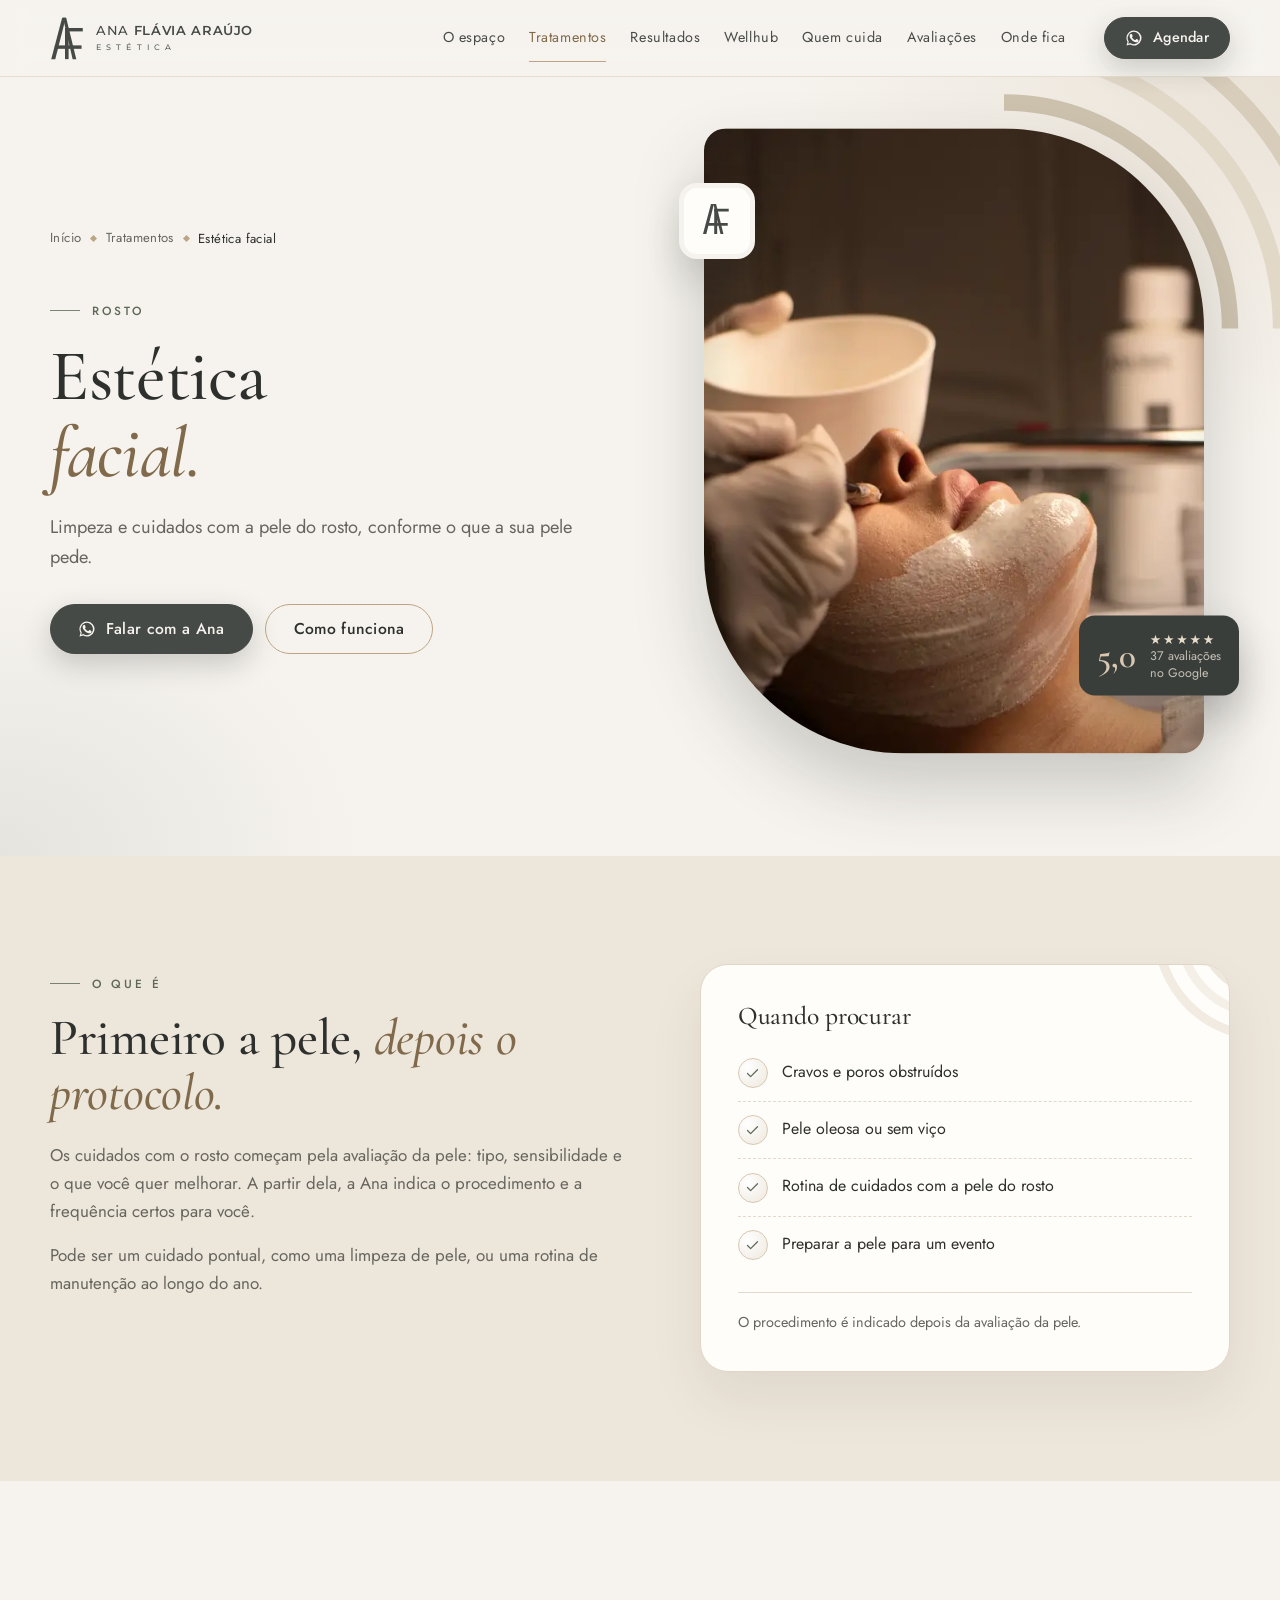
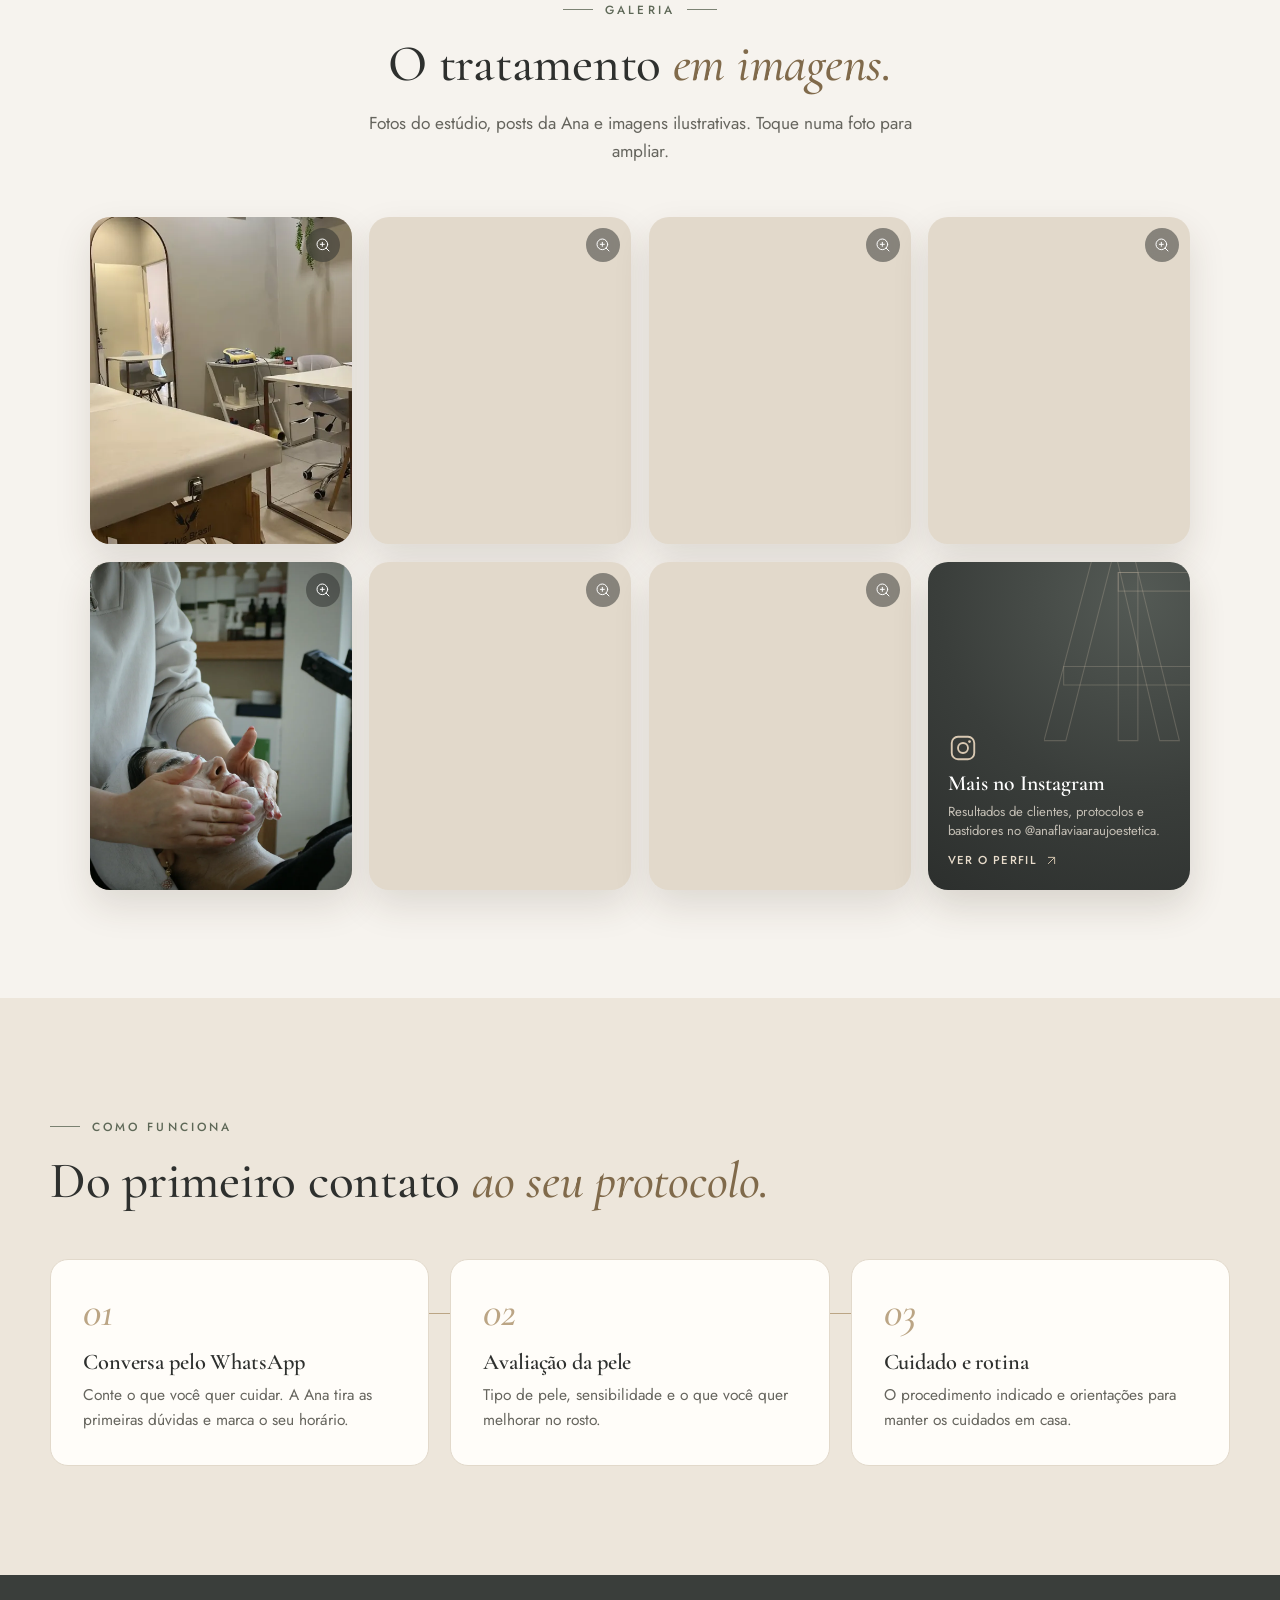
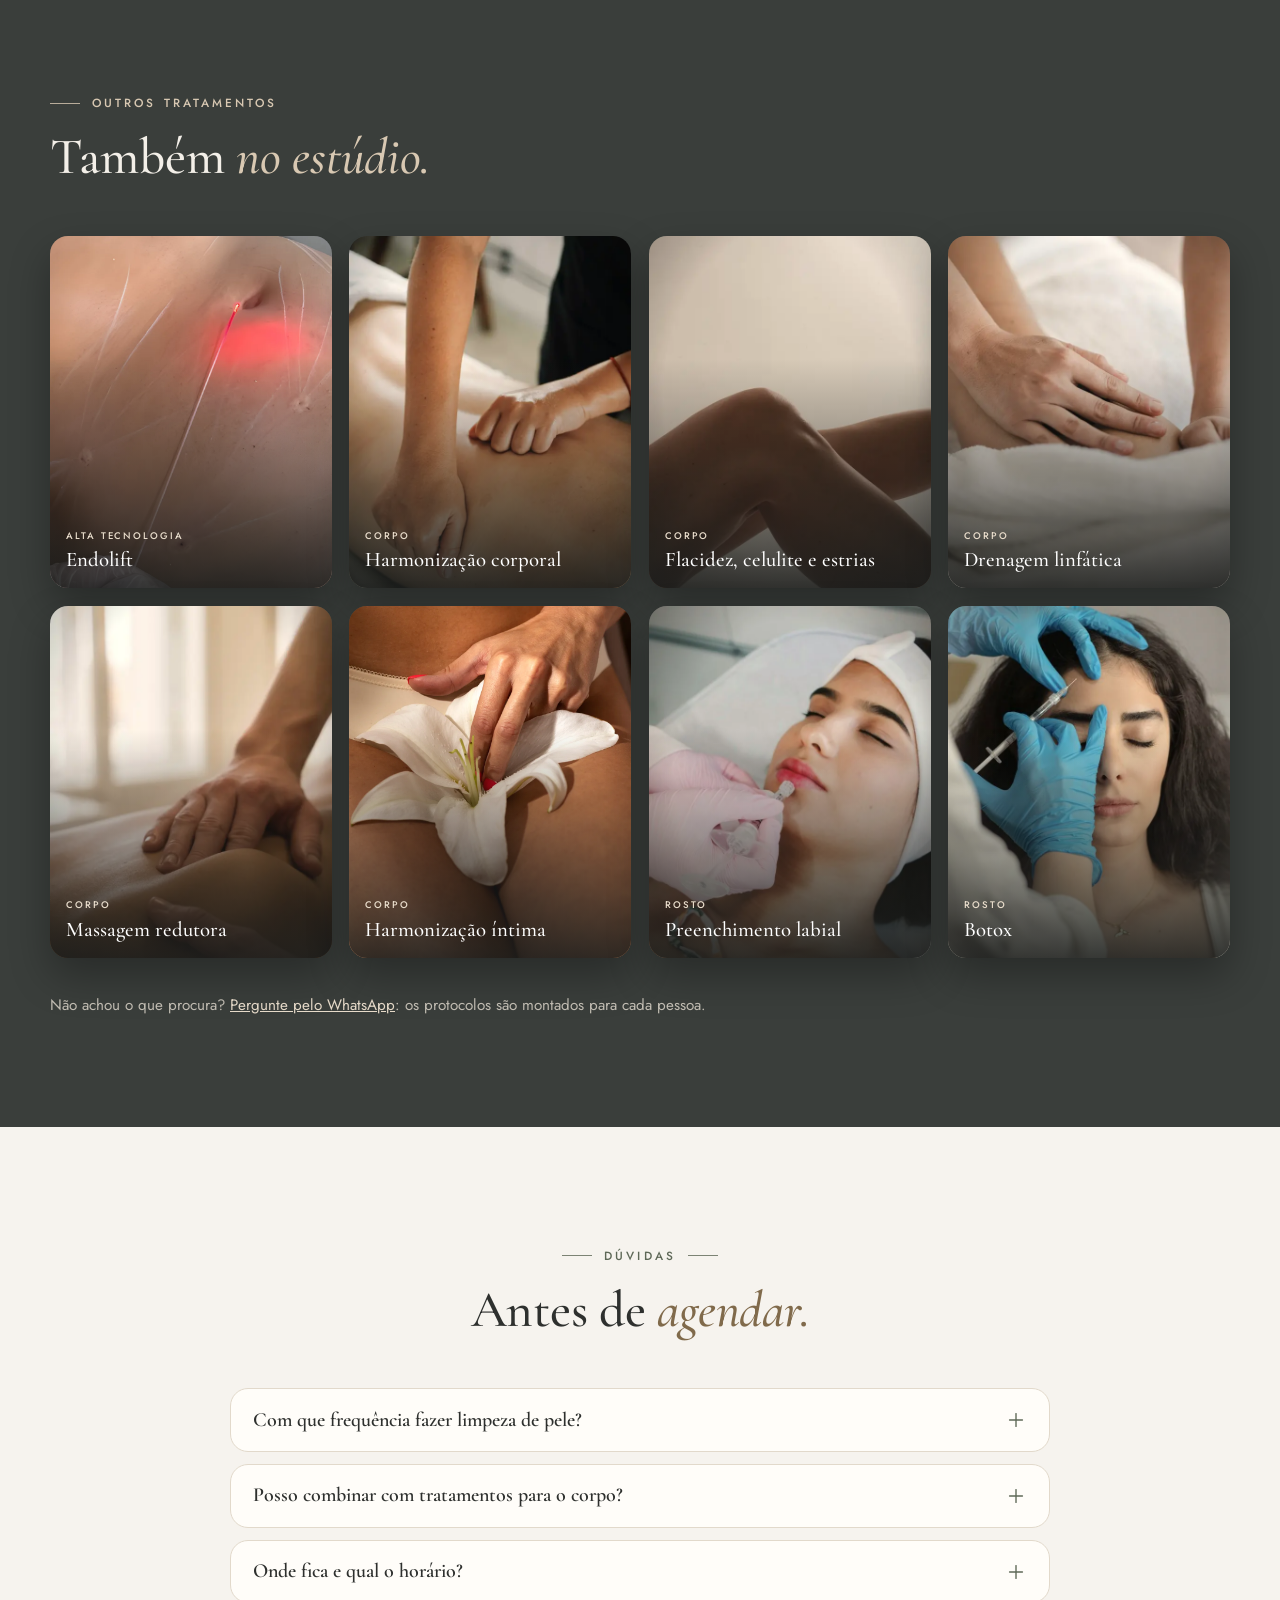
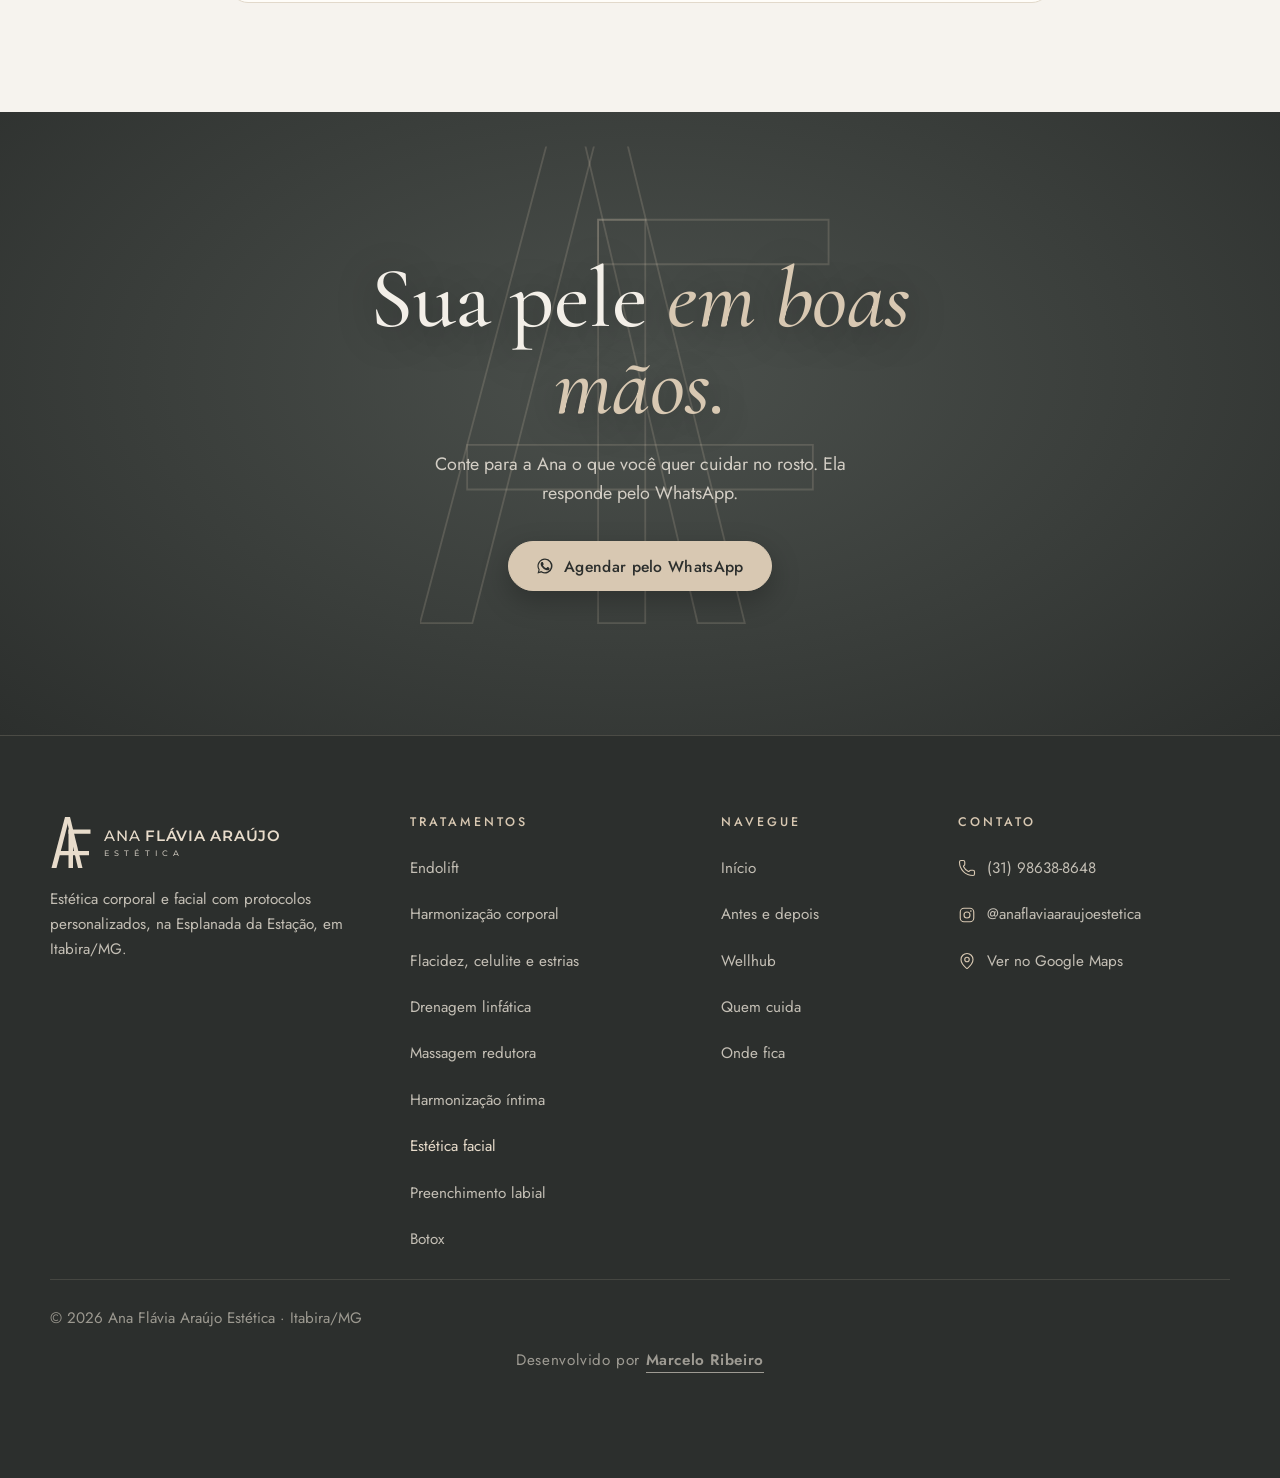
<file: tratamentos/estetica-facial/index.html>
<!doctype html>
<html lang="pt-BR">
<head>
<!-- Google Analytics 4 (27/10/2026): conta os toques no WhatsApp pela medição otimizada -->
<script async src="https://www.googletagmanager.com/gtag/js?id=G-6NPV462FQ9"></script>
<script>
  window.dataLayer = window.dataLayer || [];
  function gtag(){dataLayer.push(arguments);}
  gtag('js', new Date());
  gtag('config', 'G-6NPV462FQ9');
</script>
<!-- Microsoft Clarity (27/10/2026): gravação das visitas e mapa de calor -->
<script type="text/javascript">
  (function(c,l,a,r,i,t,y){
    c[a]=c[a]||function(){(c[a].q=c[a].q||[]).push(arguments)};
    t=l.createElement(r);t.async=1;t.src="https://www.clarity.ms/tag/"+i;
    y=l.getElementsByTagName(r)[0];y.parentNode.insertBefore(t,y);
  })(window, document, "clarity", "script", "z4cx9zowdm");
</script>
<meta charset="utf-8">
<meta name="viewport" content="width=device-width, initial-scale=1">
<script>(function(d){d.className+=" js";try{if(!matchMedia("(prefers-reduced-motion: reduce)").matches)d.className+=" entra-pt"}catch(e){}})(document.documentElement);</script>
<title>Estética facial e limpeza de pele em Itabira/MG | Ana Flávia Araújo Estética</title>
<meta name="description" content="Estética facial em Itabira: limpeza e cuidados com a pele do rosto, com avaliação da sua pele antes de começar. Esplanada da Estação.">
<meta name="theme-color" content="#F6F3EE">
<!-- canonical no GitHub Pages enquanto ela nao tiver dominio proprio -->
<link rel="canonical" href="https://anaflaviaaraujoestetica.com.br/tratamentos/estetica-facial/">
<meta property="og:type" content="website">
<meta property="og:locale" content="pt_BR">
<meta property="og:site_name" content="Ana Flávia Araújo Estética">
<meta property="og:title" content="Estética facial | Ana Flávia Araújo Estética, Itabira/MG">
<meta property="og:description" content="Limpeza e cuidados com a pele do rosto, conforme o que a sua pele pede.">
<meta property="og:url" content="https://anaflaviaaraujoestetica.com.br/tratamentos/estetica-facial/">
<meta property="og:image" content="https://anaflaviaaraujoestetica.com.br/assets/img/og-capa.jpg">
<meta property="og:image:width" content="1200">
<meta property="og:image:height" content="630">
<meta name="twitter:card" content="summary_large_image">
<link rel="icon" href="../../favicon.svg" type="image/svg+xml">
<link rel="apple-touch-icon" href="../../apple-touch-icon.png">
<link rel="preconnect" href="https://fonts.googleapis.com">
<link rel="preconnect" href="https://fonts.gstatic.com" crossorigin>
<link rel="stylesheet" href="https://fonts.googleapis.com/css2?family=Cormorant+Garamond:ital,wght@0,500;0,600;1,500&family=Jost:wght@400;500;600&family=Montserrat:wght@500;600&display=swap">
<link rel="stylesheet" href="../../assets/css/tratamento.css">
<link rel="preload" as="image" href="../../assets/img/trat-facial.webp" fetchpriority="high">
<script type="application/ld+json">
{"@context":"https://schema.org","@graph":[{"@type":"BreadcrumbList","itemListElement":[{"@type":"ListItem","position":1,"name":"Início","item":"https://anaflaviaaraujoestetica.com.br/"},{"@type":"ListItem","position":2,"name":"Tratamentos","item":"https://anaflaviaaraujoestetica.com.br/#tratamentos"},{"@type":"ListItem","position":3,"name":"Estética facial","item":"https://anaflaviaaraujoestetica.com.br/tratamentos/estetica-facial/"}]},{"@type":"Service","name":"Estética facial","serviceType":"Estética facial","description":"Limpeza e cuidados com a pele do rosto, conforme o que a sua pele pede.","url":"https://anaflaviaaraujoestetica.com.br/tratamentos/estetica-facial/","areaServed":{"@type":"City","name":"Itabira"},"provider":{"@type":"BeautySalon","name":"Ana Flávia Araújo Estética","url":"https://anaflaviaaraujoestetica.com.br/","telephone":"+55-31-98638-8648","address":{"@type":"PostalAddress","streetAddress":"Rua Suzinha de Sá Martins, 201, loja 5, Esplanada da Estação","addressLocality":"Itabira","addressRegion":"MG","postalCode":"35900-209","addressCountry":"BR"}}}]}
</script>
</head>
<body>
<a class="pular" href="#conteudo">Pular para o conteúdo</a>

<svg width="0" height="0" style="position:absolute" aria-hidden="true" focusable="false">
  <defs>
    <symbol id="af-mono" viewBox="6 26 168 212">
      <path d="M66 30H84L32 234H12Z"/><path d="M70 30H86L136 234H118Z"/><path d="M80 80H98V234H80Z"/><path d="M80 80H168V97H80Z"/><path d="M30 166H162V183H30Z"/>
    </symbol>
  </defs>
  <symbol id="i-pin" viewBox="0 0 24 24"><path d="M20 10c0 4.993-5.539 10.193-7.399 11.799a1 1 0 0 1-1.202 0C9.539 20.193 4 14.993 4 10a8 8 0 0 1 16 0"/><circle cx="12" cy="10" r="3"/></symbol>
  <symbol id="i-relogio" viewBox="0 0 24 24"><circle cx="12" cy="12" r="10"/><path d="M12 6v6l4 2"/></symbol>
  <symbol id="i-calendario" viewBox="0 0 24 24"><path d="M8 2v4"/><path d="M16 2v4"/><rect width="18" height="18" x="3" y="4" rx="2"/><path d="M3 10h18"/><path d="m9 16 2 2 4-4"/></symbol>
  <symbol id="i-fone" viewBox="0 0 24 24"><path d="M13.832 16.568a1 1 0 0 0 1.213-.303l.355-.465A2 2 0 0 1 17 15h3a2 2 0 0 1 2 2v3a2 2 0 0 1-2 2A18 18 0 0 1 2 4a2 2 0 0 1 2-2h3a2 2 0 0 1 2 2v3a2 2 0 0 1-.8 1.6l-.468.351a1 1 0 0 0-.292 1.233 14 14 0 0 0 6.392 6.384"/></symbol>
  <symbol id="i-esq" viewBox="0 0 24 24"><path d="m15 18-6-6 6-6"/></symbol>
  <symbol id="i-dir" viewBox="0 0 24 24"><path d="m9 18 6-6-6-6"/></symbol>
  <symbol id="i-x" viewBox="0 0 24 24"><path d="M18 6 6 18"/><path d="m6 6 12 12"/></symbol>
  <symbol id="i-check" viewBox="0 0 24 24"><path d="M20 6 9 17l-5-5"/></symbol>
  <symbol id="i-lupa" viewBox="0 0 24 24"><circle cx="11" cy="11" r="8"/><line x1="21" x2="16.65" y1="21" y2="16.65"/><line x1="11" x2="11" y1="8" y2="14"/><line x1="8" x2="14" y1="11" y2="11"/></symbol>
  <symbol id="i-aspas" viewBox="0 0 24 24"><path d="M16 3a2 2 0 0 0-2 2v6a2 2 0 0 0 2 2 1 1 0 0 1 1 1v1a2 2 0 0 1-2 2 1 1 0 0 0-1 1v2a1 1 0 0 0 1 1 6 6 0 0 0 6-6V5a2 2 0 0 0-2-2z"/><path d="M5 3a2 2 0 0 0-2 2v6a2 2 0 0 0 2 2 1 1 0 0 1 1 1v1a2 2 0 0 1-2 2 1 1 0 0 0-1 1v2a1 1 0 0 0 1 1 6 6 0 0 0 6-6V5a2 2 0 0 0-2-2z"/></symbol>
  <symbol id="i-seta" viewBox="0 0 24 24"><path d="M7 7h10v10"/><path d="M7 17 17 7"/></symbol>
  <symbol id="i-mais" viewBox="0 0 24 24"><path d="M5 12h14"/><path d="M12 5v14"/></symbol>
  <symbol id="i-haltere" viewBox="0 0 24 24"><path d="M17.596 12.768a2 2 0 1 0 2.829-2.829l-1.768-1.767a2 2 0 0 0 2.828-2.829l-2.828-2.828a2 2 0 0 0-2.829 2.828l-1.767-1.768a2 2 0 1 0-2.829 2.829z"/><path d="m2.5 21.5 1.4-1.4"/><path d="m20.1 3.9 1.4-1.4"/><path d="M5.343 21.485a2 2 0 1 0 2.829-2.828l1.767 1.768a2 2 0 1 0 2.829-2.829l-6.364-6.364a2 2 0 1 0-2.829 2.829l1.768 1.767a2 2 0 0 0-2.828 2.829z"/><path d="m9.6 14.4 4.8-4.8"/></symbol>
  <symbol id="i-zap" viewBox="0 0 24 24"><path d="M17.5 14.4c-.3-.2-1.7-.9-2-1-.3-.1-.5-.2-.7.1s-.8 1-.9 1.2c-.2.2-.3.2-.6.1-.3-.2-1.2-.5-2.3-1.4-.9-.8-1.4-1.7-1.6-2-.2-.3 0-.5.1-.6.1-.1.3-.3.4-.5.1-.2.2-.3.3-.5 0-.2 0-.4 0-.5 0-.2-.7-1.6-.9-2.2-.2-.5-.5-.5-.7-.5h-.6c-.2 0-.5.1-.8.4-.3.3-1 1-1 2.5s1.1 2.9 1.2 3.1c.1.2 2.1 3.2 5 4.4.7.3 1.2.5 1.7.6.7.2 1.3.2 1.8.1.6-.1 1.7-.7 1.9-1.4.2-.7.2-1.2.2-1.4-.1-.1-.3-.2-.6-.3ZM12 2a10 10 0 0 0-8.6 15.1L2 22l5-1.3A10 10 0 1 0 12 2Zm0 18.2c-1.6 0-3.2-.4-4.5-1.2l-.3-.2-3 .8.8-2.9-.2-.3A8.2 8.2 0 1 1 12 20.2Z" fill="currentColor" stroke="none"/></symbol>
  <symbol id="i-insta" viewBox="0 0 24 24"><rect x="3" y="3" width="18" height="18" rx="5"/><circle cx="12" cy="12" r="4"/><circle cx="17.2" cy="6.8" r="1.1" fill="currentColor" stroke="none"/></symbol>
  <symbol id="i-play" viewBox="0 0 24 24"><path d="M5 5a2 2 0 0 1 3.008-1.728l11.997 6.998a2 2 0 0 1 .003 3.458l-12 7A2 2 0 0 1 5 19z"/></symbol>
</svg>

<header class="topo">
  <div class="env topo__linha">
    <a class="marca" href="../../" aria-label="Ana Flávia Araújo Estética, página inicial">
      <svg class="marca__mono" aria-hidden="true"><use href="#af-mono"/></svg>
      <span class="marca__texto">
        <span class="marca__nome"><span>ANA</span> FLÁVIA ARAÚJO</span>
        <span class="marca__sub">ESTÉTICA</span>
      </span>
    </a>
    <nav class="menu" aria-label="Seções">
      <a href="../../#espaco">O espaço</a>
      <a class="ativo" href="../../#tratamentos">Tratamentos</a>
      <a href="../../#resultados">Resultados</a>
      <a href="../../#wellhub">Wellhub</a>
      <a href="../../#quem-cuida">Quem cuida</a>
      <a href="../../#avaliacoes">Avaliações</a>
      <a href="../../#onde">Onde fica</a>
    </nav>
    <a class="btn topo__cta" href="https://wa.me/5531986388648?text=Ol%C3%A1!%20Vim%20pelo%20site%20e%20quero%20saber%20mais%20sobre%20est%C3%A9tica%20facial." target="_blank" rel="noopener"><svg class="btn__ico" aria-hidden="true"><use href="#i-zap"/></svg>Agendar</a>
  </div>
</header>

<main id="conteudo">

<!-- ===== topo da pagina =====
     Foto do UNSPLASH (licenca livre), NAO e do estudio: o texto nunca diz que e ela. Trocar pela foto real quando chegar. -->
<section class="pt" aria-labelledby="titulo">
  <div class="env">
    <div class="pt__grade">
      <div class="pt__texto">
        <ol class="trilha"><li><a href="../../">Início</a></li><li><a href="../../#tratamentos">Tratamentos</a></li><li aria-current="page">Estética facial</li></ol>
        <span class="olho">Rosto</span>
        <h1 id="titulo">Estética <em>facial.</em></h1>
        <p class="pt__lead">Limpeza e cuidados com a pele do rosto, conforme o que a sua pele pede.</p>
        <div class="acoes">
          <a class="btn" href="https://wa.me/5531986388648?text=Ol%C3%A1!%20Vim%20pelo%20site%20e%20quero%20saber%20mais%20sobre%20est%C3%A9tica%20facial." target="_blank" rel="noopener"><svg class="btn__ico" aria-hidden="true"><use href="#i-zap"/></svg>Falar com a Ana</a>
          <a class="btn btn--linha" href="#como">Como funciona</a>
        </div>
      </div>
      <figure class="pt__foto" data-px-pai>
        <svg class="pt__arcos" viewBox="0 0 200 200" aria-hidden="true">
          <path pathLength="1" stroke="#D8CDBB" stroke-width="13" d="M20 200A180 180 0 0 1 200 20"/>
          <path pathLength="1" stroke="#E2D8C8" stroke-width="13" d="M48 200A152 152 0 0 1 200 48"/>
          <path pathLength="1" stroke="#CDC2AE" stroke-width="13" d="M76 200A124 124 0 0 1 200 76"/>
        </svg>
        <div class="pt__moldura" data-px="-0.04"><img src="../../assets/img/trat-facial.webp" width="600" height="800" fetchpriority="high" decoding="async" alt="Máscara facial sendo aplicada com pincel no rosto de uma cliente"></div>
        <span class="pt__mono" data-px="0.1" aria-hidden="true"><svg viewBox="6 26 168 212"><use href="#af-mono"/></svg></span>
        <span class="pt__selo" data-px="0.16"><strong>5,0</strong><span><span class="estrelas" aria-hidden="true">★★★★★</span>37 avaliações<br>no Google</span></span>
      </figure>
    </div>
  </div>
</section>

<!-- ===== o que e ===== -->
<section class="secao secao--areia" id="sobre">
  <div class="env sobre">
    <div class="sobre__texto" data-rev>
      <span class="olho">O que é</span>
      <h2>Primeiro a pele, <em>depois o protocolo.</em></h2>
      <p>Os cuidados com o rosto começam pela avaliação da pele: tipo, sensibilidade e o que você quer melhorar. A partir dela, a Ana indica o procedimento e a frequência certos para você.</p>
      <p>Pode ser um cuidado pontual, como uma limpeza de pele, ou uma rotina de manutenção ao longo do ano.</p>
    </div>
    <aside class="cartao" data-rev aria-labelledby="t-quando">
      <svg class="cartao__arcos" viewBox="0 0 200 200" aria-hidden="true">
        <path stroke="#F1EBE1" stroke-width="12" d="M60 0A140 140 0 0 0 200 140"/>
        <path stroke="#F4EFE7" stroke-width="12" d="M90 0A110 110 0 0 0 200 110"/>
        <path stroke="#EEE7DB" stroke-width="12" d="M120 0A80 80 0 0 0 200 80"/>
      </svg>
      <h3 id="t-quando">Quando procurar</h3>
      <ul class="lista">
        <li><span class="lista__ic"><svg class="i" aria-hidden="true"><use href="#i-check"/></svg></span>Cravos e poros obstruídos</li>
        <li><span class="lista__ic"><svg class="i" aria-hidden="true"><use href="#i-check"/></svg></span>Pele oleosa ou sem viço</li>
        <li><span class="lista__ic"><svg class="i" aria-hidden="true"><use href="#i-check"/></svg></span>Rotina de cuidados com a pele do rosto</li>
        <li><span class="lista__ic"><svg class="i" aria-hidden="true"><use href="#i-check"/></svg></span>Preparar a pele para um evento</li>
      </ul>
      <p class="cartao__nota">O procedimento é indicado depois da avaliação da pele.</p>
    </aside>
  </div>
</section>

<!-- ===== GALERIA: o espaco pras fotos DELA (pedido de 16/10/2026) =====
     Pra por foto nova: WebP em assets/img/ (scripts/otimizar-imagem.js, 1200px)
     e copiar uma linha <li> abaixo, trocando src, href, width/height, alt e a
     legenda. A ordem da lista e a ordem na tela. O ultimo quadro (Instagram)
     fica sempre por ultimo. Foto do Unsplash so como EXEMPLO marcado (data-exemplo
     e legenda "Imagem ilustrativa"), nunca como se fosse do estudio. -->
<section class="secao secao--creme" id="galeria">
  <div class="env">
    <div class="cabeca cabeca--centro">
      <span class="olho">Galeria</span>
      <h2>O tratamento <em>em imagens.</em></h2>
      <p class="chamada">Fotos do estúdio, posts da Ana e imagens ilustrativas. Toque numa foto para ampliar.</p>
    </div>
    <ul class="galeria">
      <li data-rev><a class="galeria__item" href="../../assets/img/espaco-sala.webp" data-luz data-legenda="A sala de atendimento"><img src="../../assets/img/espaco-sala.webp" width="501" height="668" loading="lazy" decoding="async" alt="Sala de atendimento com maca, espelho em arco, aparelho sobre o carrinho e prateleira com planta"><span class="galeria__lupa" aria-hidden="true"><svg class="i" aria-hidden="true"><use href="#i-lupa"/></svg></span><span class="galeria__leg">A sala de atendimento</span></a></li>
      <li data-rev><a class="galeria__item" href="../../assets/img/espaco-recepcao.webp" data-luz data-legenda="A recepção do estúdio"><img src="../../assets/img/espaco-recepcao.webp" width="477" height="636" loading="lazy" decoding="async" alt="Recepção com o monograma AF na parede, duas poltronas claras de pé dourado e uma mesinha com plantas"><span class="galeria__lupa" aria-hidden="true"><svg class="i" aria-hidden="true"><use href="#i-lupa"/></svg></span><span class="galeria__leg">A recepção do estúdio</span></a></li>
      <!-- Prints do Instagram e de fotos dela, mandados pelo Marcelo em 19/10/2026 -->
      <li data-rev><a class="galeria__item" href="../../assets/img/res-limpeza-1.webp" data-luz data-legenda="Limpeza de pele, do Instagram"><img src="../../assets/img/res-limpeza-1.webp" width="1084" height="1188" loading="lazy" decoding="async" alt="Duas fotos do nariz de uma cliente vistas de baixo, uma em cima da outra"><span class="galeria__lupa" aria-hidden="true"><svg class="i" aria-hidden="true"><use href="#i-lupa"/></svg></span><span class="galeria__leg">Limpeza de pele, do Instagram</span></a></li>
      <li data-rev><a class="galeria__item" href="../../assets/img/res-limpeza-2.webp" data-luz data-legenda="Limpeza e esfoliação, do Instagram"><img src="../../assets/img/res-limpeza-2.webp" width="680" height="1150" loading="lazy" decoding="async" alt="Profissional de luvas fazendo a limpeza de pele no rosto de uma cliente deitada"><span class="galeria__lupa" aria-hidden="true"><svg class="i" aria-hidden="true"><use href="#i-lupa"/></svg></span><span class="galeria__leg">Limpeza e esfoliação, do Instagram</span></a></li>
      <!-- EXEMPLOS (Unsplash, licença livre), a pedido do Marcelo em 16/10/2026: ficam até
           chegarem as fotos dela. Foto nova DELA entra ACIMA deste comentário; a cada
           foto dela, apagar um exemplo (os data-exemplo). -->
      <li data-rev><a class="galeria__item" href="../../assets/img/ex-facial-1.webp" data-luz data-exemplo data-legenda="Imagem ilustrativa"><img src="../../assets/img/ex-facial-1.webp" width="960" height="1200" loading="lazy" decoding="async" alt="Esteticista com as mãos no rosto de uma cliente deitada"><span class="galeria__lupa" aria-hidden="true"><svg class="i" aria-hidden="true"><use href="#i-lupa"/></svg></span><span class="galeria__leg">Imagem ilustrativa</span></a></li>
      <li data-rev><a class="galeria__item" href="../../assets/img/ex-facial-2.webp" data-luz data-exemplo data-legenda="Imagem ilustrativa"><img src="../../assets/img/ex-facial-2.webp" width="960" height="1200" loading="lazy" decoding="async" alt="Mulher de toalha branca tocando o queixo, com a pele do rosto limpa"><span class="galeria__lupa" aria-hidden="true"><svg class="i" aria-hidden="true"><use href="#i-lupa"/></svg></span><span class="galeria__leg">Imagem ilustrativa</span></a></li>
      <li data-rev><a class="galeria__item" href="../../assets/img/ex-facial-3.webp" data-luz data-exemplo data-legenda="Imagem ilustrativa"><img src="../../assets/img/ex-facial-3.webp" width="960" height="1200" loading="lazy" decoding="async" alt="Vapor sobre o rosto de uma cliente durante a limpeza de pele"><span class="galeria__lupa" aria-hidden="true"><svg class="i" aria-hidden="true"><use href="#i-lupa"/></svg></span><span class="galeria__leg">Imagem ilustrativa</span></a></li>
      <li data-rev><a class="galeria__ig" href="https://www.instagram.com/anaflaviaaraujoestetica/" target="_blank" rel="noopener">
        <svg class="galeria__mono" viewBox="6 26 168 212" aria-hidden="true"><use href="#af-mono"/></svg>
        <svg class="i" aria-hidden="true"><use href="#i-insta"/></svg>
        <b>Mais no Instagram</b>
        <small>Resultados de clientes, protocolos e bastidores no @anaflaviaaraujoestetica.</small>
        <span>Ver o perfil<svg class="i" aria-hidden="true"><use href="#i-seta"/></svg></span>
      </a></li>
    </ul>
  </div>
</section>

<!-- ===== como funciona ===== -->
<section class="secao secao--areia" id="como">
  <div class="env">
    <div class="cabeca">
      <span class="olho">Como funciona</span>
      <h2>Do primeiro contato <em>ao seu protocolo.</em></h2>
    </div>
    <ol class="passos">
      <li class="passo" data-rev><span class="passo__n" aria-hidden="true">01</span><h3>Conversa pelo WhatsApp</h3><p>Conte o que você quer cuidar. A Ana tira as primeiras dúvidas e marca o seu horário.</p></li>
      <li class="passo" data-rev><span class="passo__n" aria-hidden="true">02</span><h3>Avaliação da pele</h3><p>Tipo de pele, sensibilidade e o que você quer melhorar no rosto.</p></li>
      <li class="passo" data-rev><span class="passo__n" aria-hidden="true">03</span><h3>Cuidado e rotina</h3><p>O procedimento indicado e orientações para manter os cuidados em casa.</p></li>
    </ol>
  </div>
</section>

<!-- ===== outros tratamentos ===== -->
<section class="secao secao--grafite" id="outros">
  <div class="env">
    <div class="cabeca">
      <span class="olho">Outros tratamentos</span>
      <h2>Também <em>no estúdio.</em></h2>
    </div>
    <ul class="outros">
      <li><a class="outro" href="../endolift/"><img src="../../assets/img/trat-endolift.webp" width="600" height="800" loading="lazy" decoding="async" alt=""><small>Alta tecnologia</small><b>Endolift</b></a></li>
      <li><a class="outro" href="../harmonizacao-corporal/"><img src="../../assets/img/trat-corporal.webp" width="600" height="800" loading="lazy" decoding="async" alt=""><small>Corpo</small><b>Harmonização corporal</b></a></li>
      <li><a class="outro" href="../flacidez-celulite-estrias/"><img src="../../assets/img/trat-flacidez.webp" width="600" height="800" loading="lazy" decoding="async" alt=""><small>Corpo</small><b>Flacidez, celulite e estrias</b></a></li>
      <li><a class="outro" href="../drenagem-linfatica/"><img src="../../assets/img/trat-drenagem.webp" width="600" height="800" loading="lazy" decoding="async" alt=""><small>Corpo</small><b>Drenagem linfática</b></a></li>
      <li><a class="outro" href="../massagem-redutora/"><img src="../../assets/img/trat-massagem.webp" width="600" height="800" loading="lazy" decoding="async" alt=""><small>Corpo</small><b>Massagem redutora</b></a></li>
      <li><a class="outro" href="../harmonizacao-intima/"><img src="../../assets/img/trat-harmonizacao-intima.webp" width="600" height="750" loading="lazy" decoding="async" alt=""><small>Corpo</small><b>Harmonização íntima</b></a></li>
      <li><a class="outro" href="../preenchimento-labial/"><img src="../../assets/img/trat-labial.webp" width="600" height="800" loading="lazy" decoding="async" alt=""><small>Rosto</small><b>Preenchimento labial</b></a></li>
      <li><a class="outro" href="../botox/"><img src="../../assets/img/trat-botox.webp" width="600" height="800" loading="lazy" decoding="async" alt=""><small>Rosto</small><b>Botox</b></a></li>
    </ul>
    <p class="outros-volta">Não achou o que procura? <a href="https://wa.me/5531986388648?text=Ol%C3%A1!%20Vim%20pelo%20site%20e%20tenho%20uma%20d%C3%BAvida%20sobre%20os%20tratamentos." target="_blank" rel="noopener">Pergunte pelo WhatsApp</a>: os protocolos são montados para cada pessoa.</p>
  </div>
</section>

<!-- ===== duvidas ===== -->
<section class="secao secao--creme" id="duvidas">
  <div class="env">
    <div class="cabeca cabeca--centro">
      <span class="olho">Dúvidas</span>
      <h2>Antes de <em>agendar.</em></h2>
    </div>
    <div class="faq">
      <details>
        <summary>Com que frequência fazer limpeza de pele?<svg class="i" aria-hidden="true"><use href="#i-mais"/></svg></summary>
        <p>Depende do tipo de pele. A Ana indica o intervalo certo depois da avaliação.</p>
      </details>
      <details>
        <summary>Posso combinar com tratamentos para o corpo?<svg class="i" aria-hidden="true"><use href="#i-mais"/></svg></summary>
        <p>Sim. Os protocolos são personalizados: conte para a Ana tudo o que você quer cuidar.</p>
      </details>
      <details>
        <summary>Onde fica e qual o horário?<svg class="i" aria-hidden="true"><use href="#i-mais"/></svg></summary>
        <p>Rua Suzinha de Sá Martins, 201, loja 5, Esplanada da Estação, em Itabira. Segunda das 13h às 19h, terça e quarta das 8h às 19h, quinta das 8h às 18h, sexta das 8h às 19h e sábado das 8h às 13h.</p>
      </details>
    </div>
  </div>
</section>

<!-- ===== faixa final ===== -->
<section class="exp" aria-labelledby="t-final">
  <svg class="exp__mono" viewBox="6 26 168 212" aria-hidden="true"><use href="#af-mono"/></svg>
  <div class="poeira" aria-hidden="true">
    <i style="--x:12%;--y:70%;--d:8s;--a:0s"></i><i style="--x:24%;--y:38%;--t:3px;--d:9s;--a:1.2s"></i>
    <i style="--x:38%;--y:80%;--d:7s;--a:2.4s"></i><i style="--x:62%;--y:26%;--t:5px;--d:10s;--a:.6s"></i>
    <i style="--x:76%;--y:70%;--t:3px;--d:8s;--a:3s"></i><i style="--x:90%;--y:34%;--d:9s;--a:1.8s"></i>
  </div>
  <div class="exp__texto">
    <h2 id="t-final">Sua pele <em>em boas mãos.</em></h2>
    <p>Conte para a Ana o que você quer cuidar no rosto. Ela responde pelo WhatsApp.</p>
    <div class="acoes">
      <a class="btn btn--nude" href="https://wa.me/5531986388648?text=Ol%C3%A1!%20Vim%20pelo%20site%20e%20quero%20saber%20mais%20sobre%20est%C3%A9tica%20facial." target="_blank" rel="noopener"><svg class="btn__ico" aria-hidden="true"><use href="#i-zap"/></svg>Agendar pelo WhatsApp</a>
    </div>
  </div>
</section>

</main>

<footer class="rodape">
  <div class="env">
    <div class="rodape__grade">
      <div>
        <a class="marca" href="../../" aria-label="Ana Flávia Araújo Estética, página inicial">
          <svg class="marca__mono" aria-hidden="true"><use href="#af-mono"/></svg>
          <span class="marca__texto"><span class="marca__nome"><span>ANA</span> FLÁVIA ARAÚJO</span><span class="marca__sub">ESTÉTICA</span></span>
        </a>
        <p>Estética corporal e facial com protocolos personalizados, na Esplanada da Estação, em Itabira/MG.</p>
      </div>
      <div>
        <h4>Tratamentos</h4>
        <ul class="rodape__lista">
          <li><a href="../endolift/">Endolift</a></li>
          <li><a href="../harmonizacao-corporal/">Harmonização corporal</a></li>
          <li><a href="../flacidez-celulite-estrias/">Flacidez, celulite e estrias</a></li>
          <li><a href="../drenagem-linfatica/">Drenagem linfática</a></li>
          <li><a href="../massagem-redutora/">Massagem redutora</a></li>
          <li><a href="../harmonizacao-intima/">Harmonização íntima</a></li>
          <li><a href="../estetica-facial/" aria-current="page">Estética facial</a></li>
          <li><a href="../preenchimento-labial/">Preenchimento labial</a></li>
          <li><a href="../botox/">Botox</a></li>
        </ul>
      </div>
      <div>
        <h4>Navegue</h4>
        <ul class="rodape__lista">
          <li><a href="../../">Início</a></li>
          <li><a href="../../#resultados">Antes e depois</a></li>
          <li><a href="../../#wellhub">Wellhub</a></li>
          <li><a href="../../#quem-cuida">Quem cuida</a></li>
          <li><a href="../../#onde">Onde fica</a></li>
        </ul>
      </div>
      <div>
        <h4>Contato</h4>
        <ul class="rodape__lista">
          <li><a href="https://wa.me/5531986388648" target="_blank" rel="noopener"><svg class="i" aria-hidden="true"><use href="#i-fone"/></svg>(31) 98638-8648</a></li>
          <li><a href="https://www.instagram.com/anaflaviaaraujoestetica/" target="_blank" rel="noopener"><svg class="i" aria-hidden="true"><use href="#i-insta"/></svg>@anaflaviaaraujoestetica</a></li>
          <li><a href="https://maps.app.goo.gl/82mXfYD8dSqdEhQh6" target="_blank" rel="noopener"><svg class="i" aria-hidden="true"><use href="#i-pin"/></svg>Ver no Google Maps</a></li>
        </ul>
      </div>
    </div>
    <p class="rodape__fim">© 2026 Ana Flávia Araújo Estética · Itabira/MG</p>
    <p class="assinatura">Desenvolvido por <a href="https://marcel0gs.github.io/marcelo-ribeiro-digital/" target="_blank" rel="noopener">Marcelo Ribeiro</a></p>
  </div>
</footer>

<a class="zap" href="https://wa.me/5531986388648?text=Ol%C3%A1!%20Vim%20pelo%20site%20e%20quero%20saber%20mais%20sobre%20est%C3%A9tica%20facial." target="_blank" rel="noopener" aria-label="Falar com a Ana">
  <svg aria-hidden="true" viewBox="0 0 24 24"><use href="#i-zap"/></svg><span>Agendar</span>
</a>

<script src="../../assets/js/tratamento.js" defer></script>
</body>
</html>
</file>
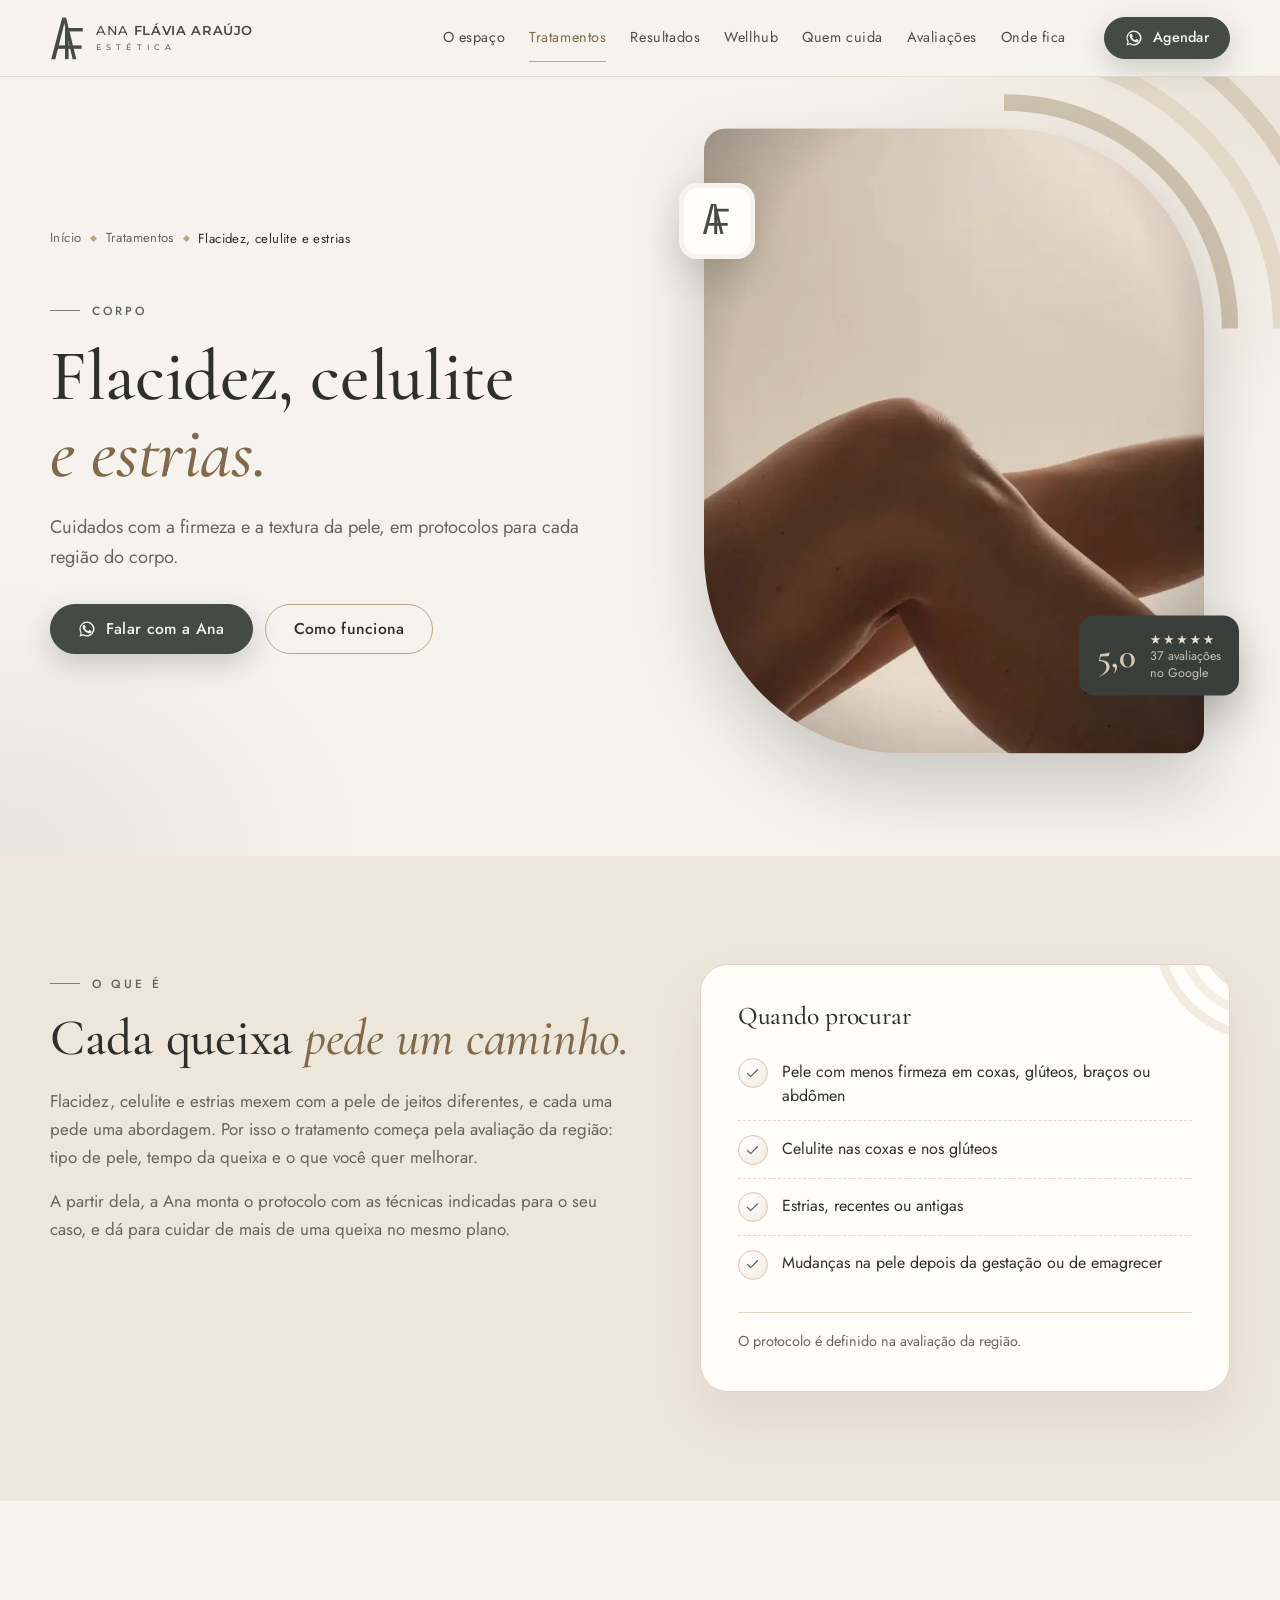
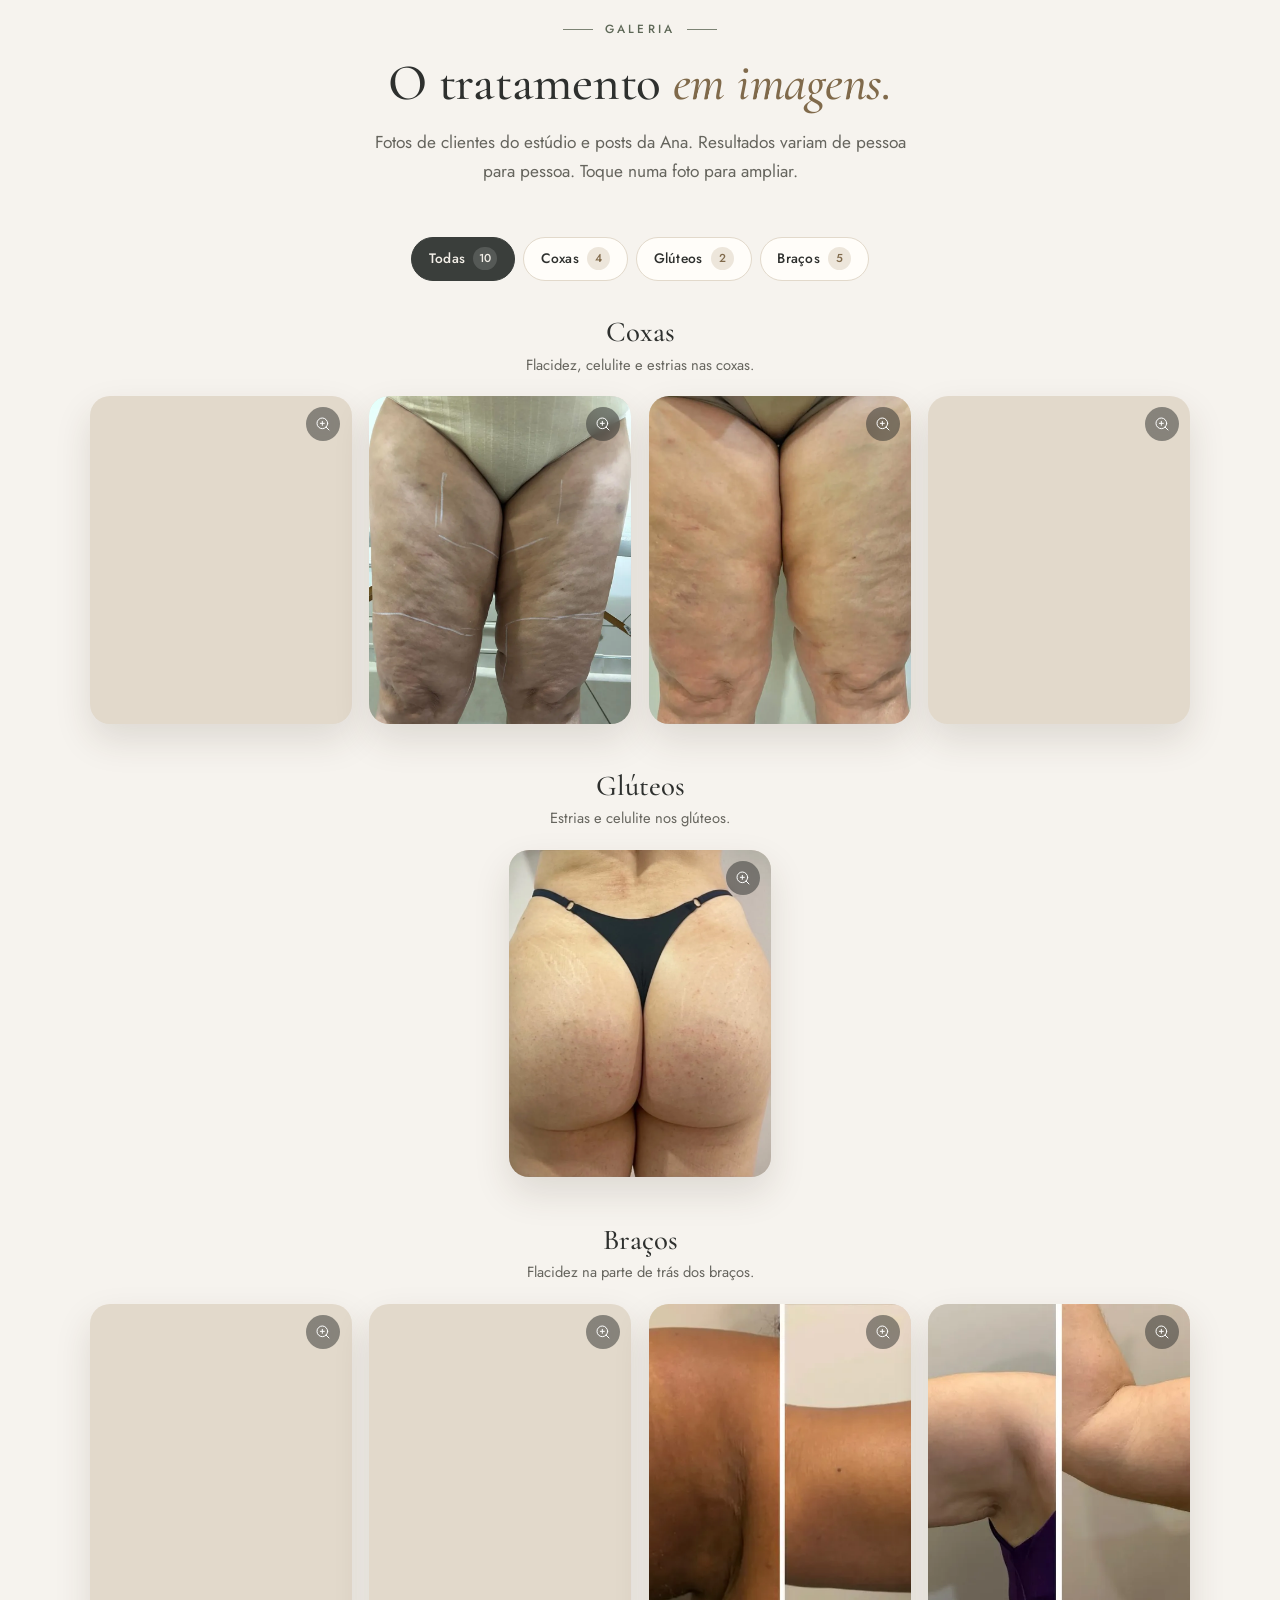
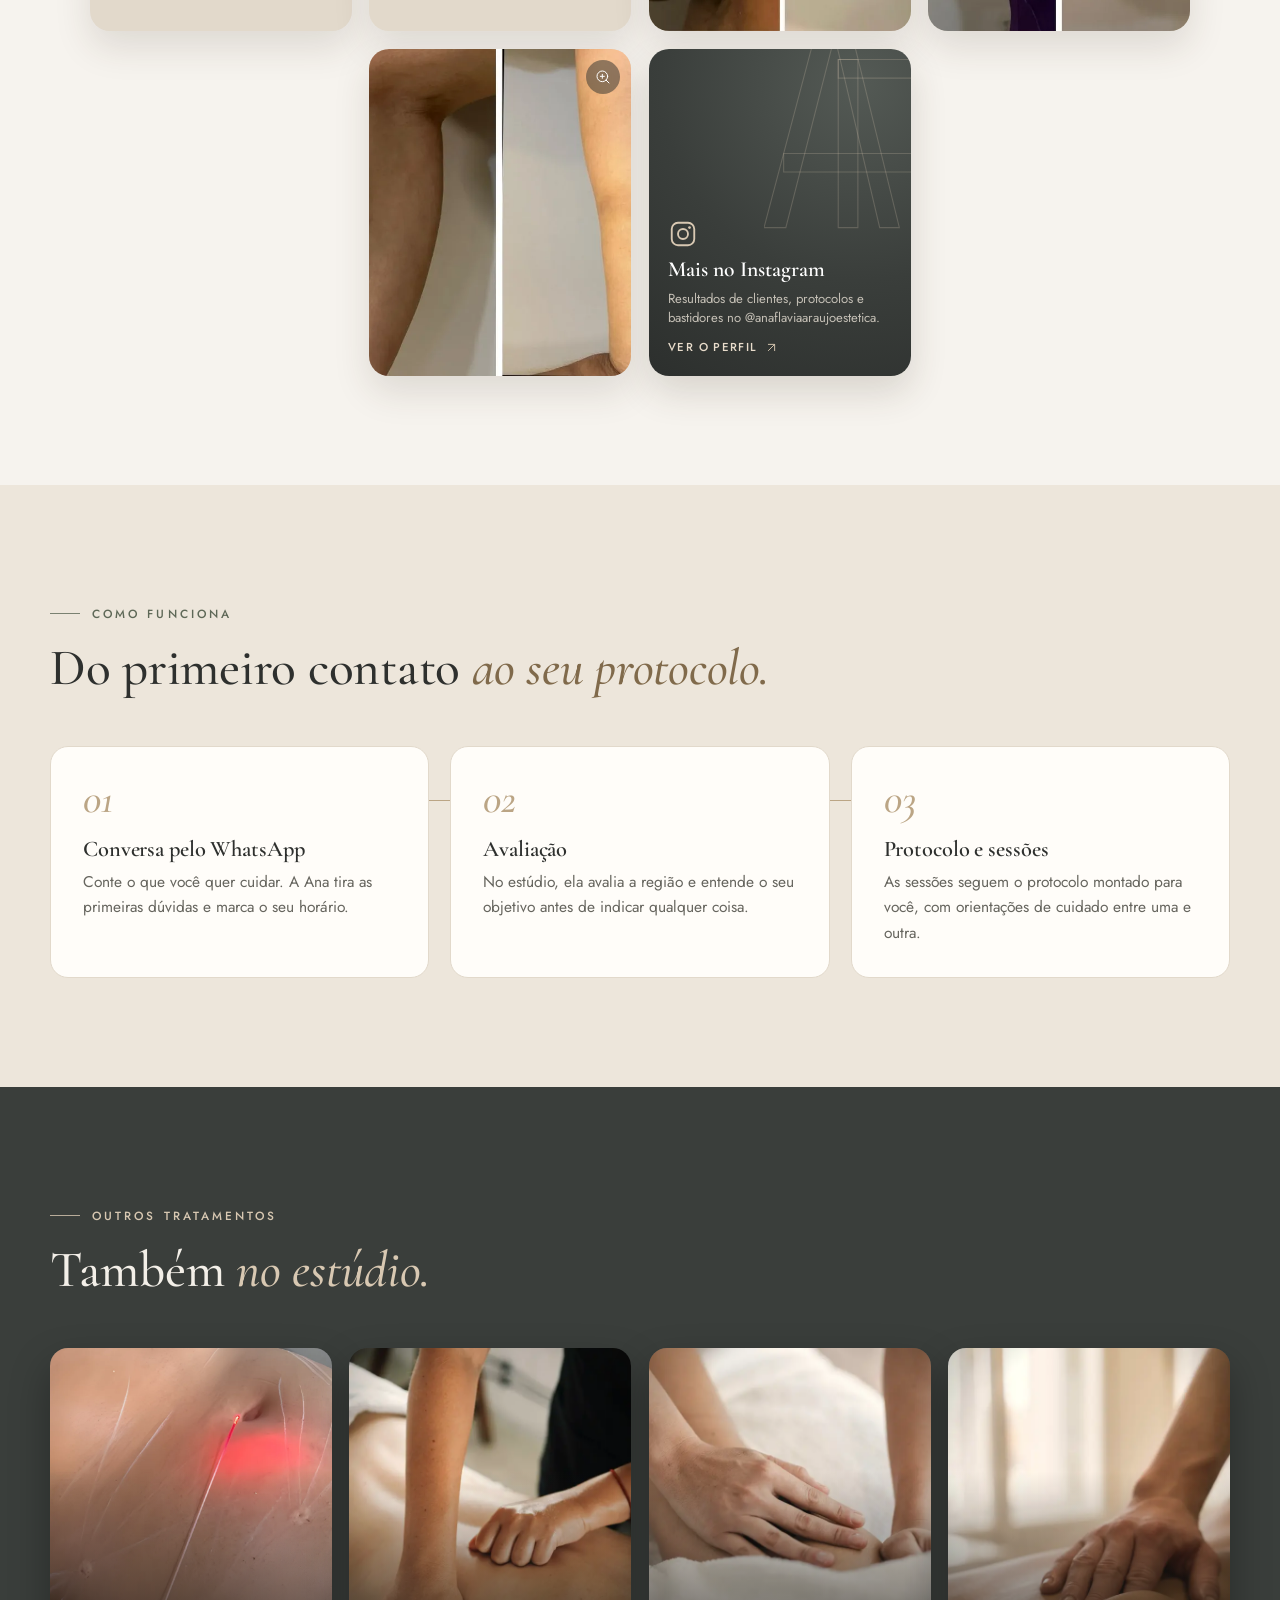
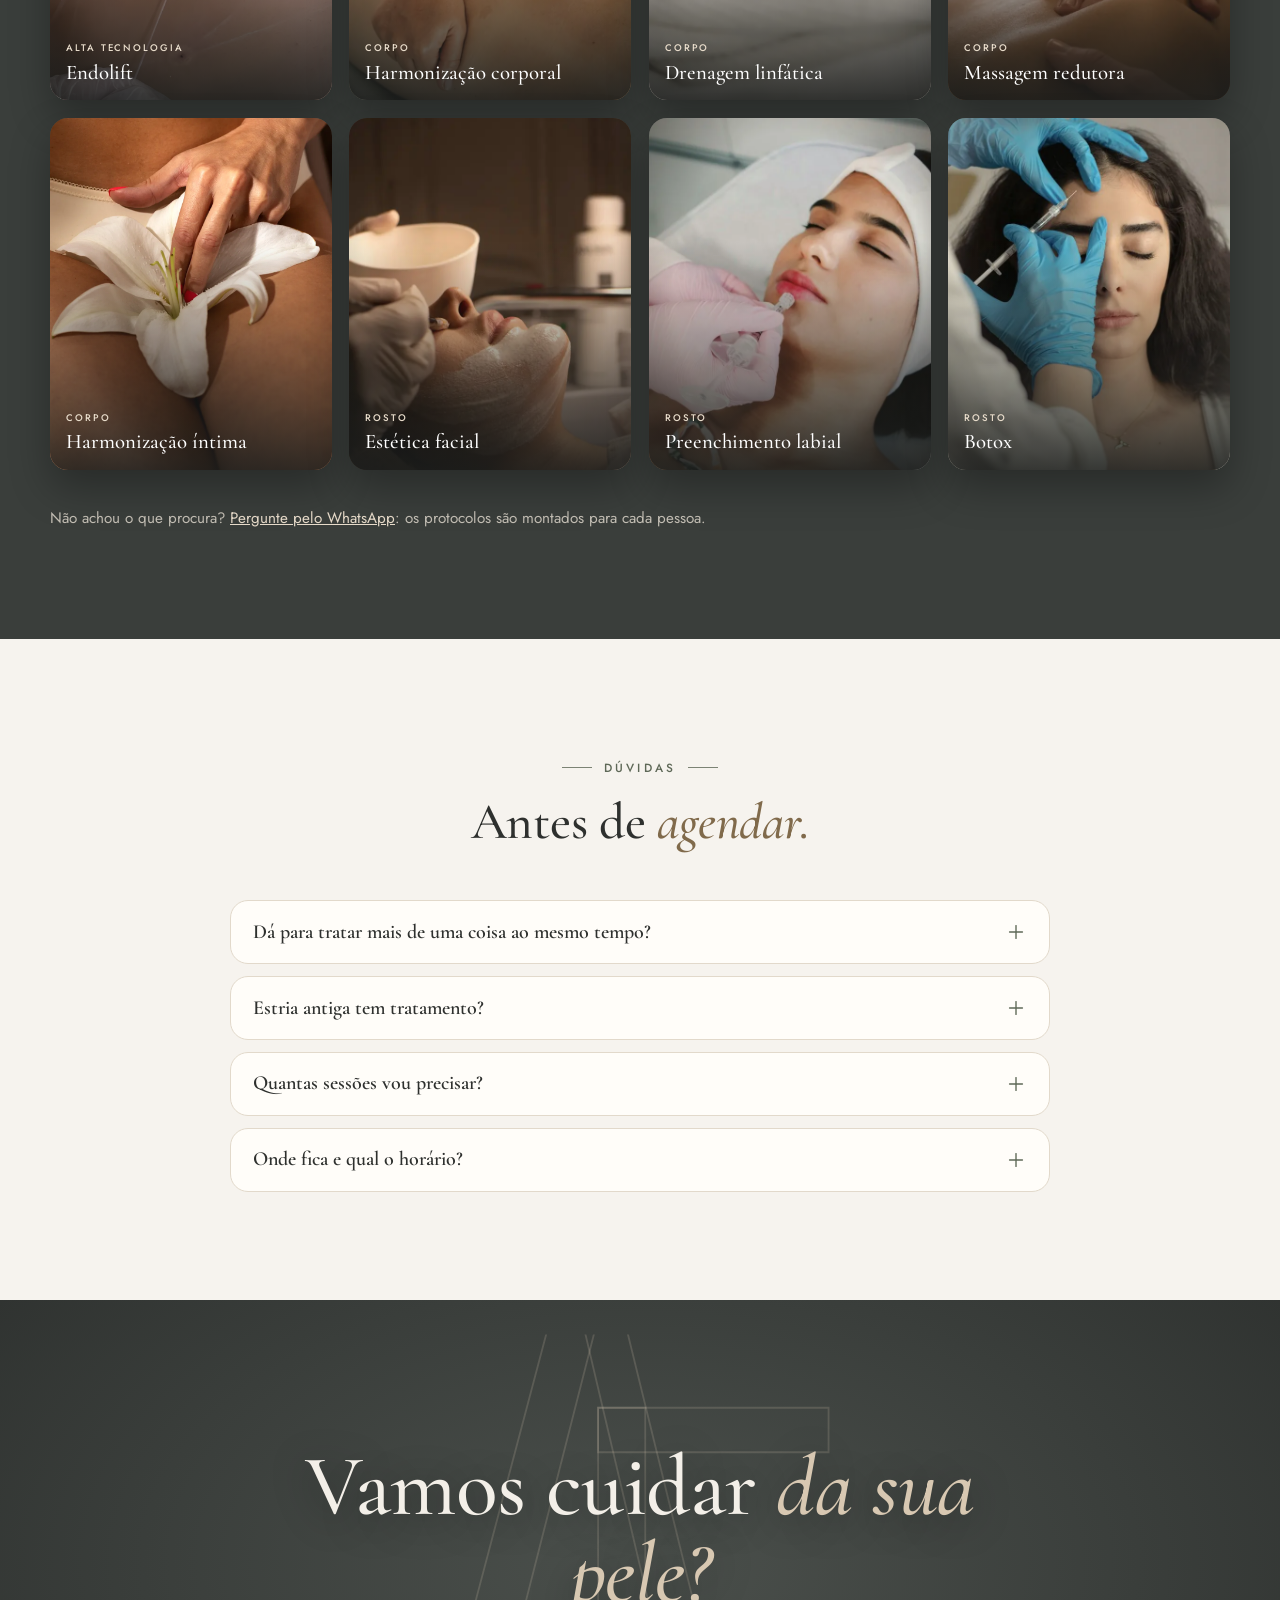
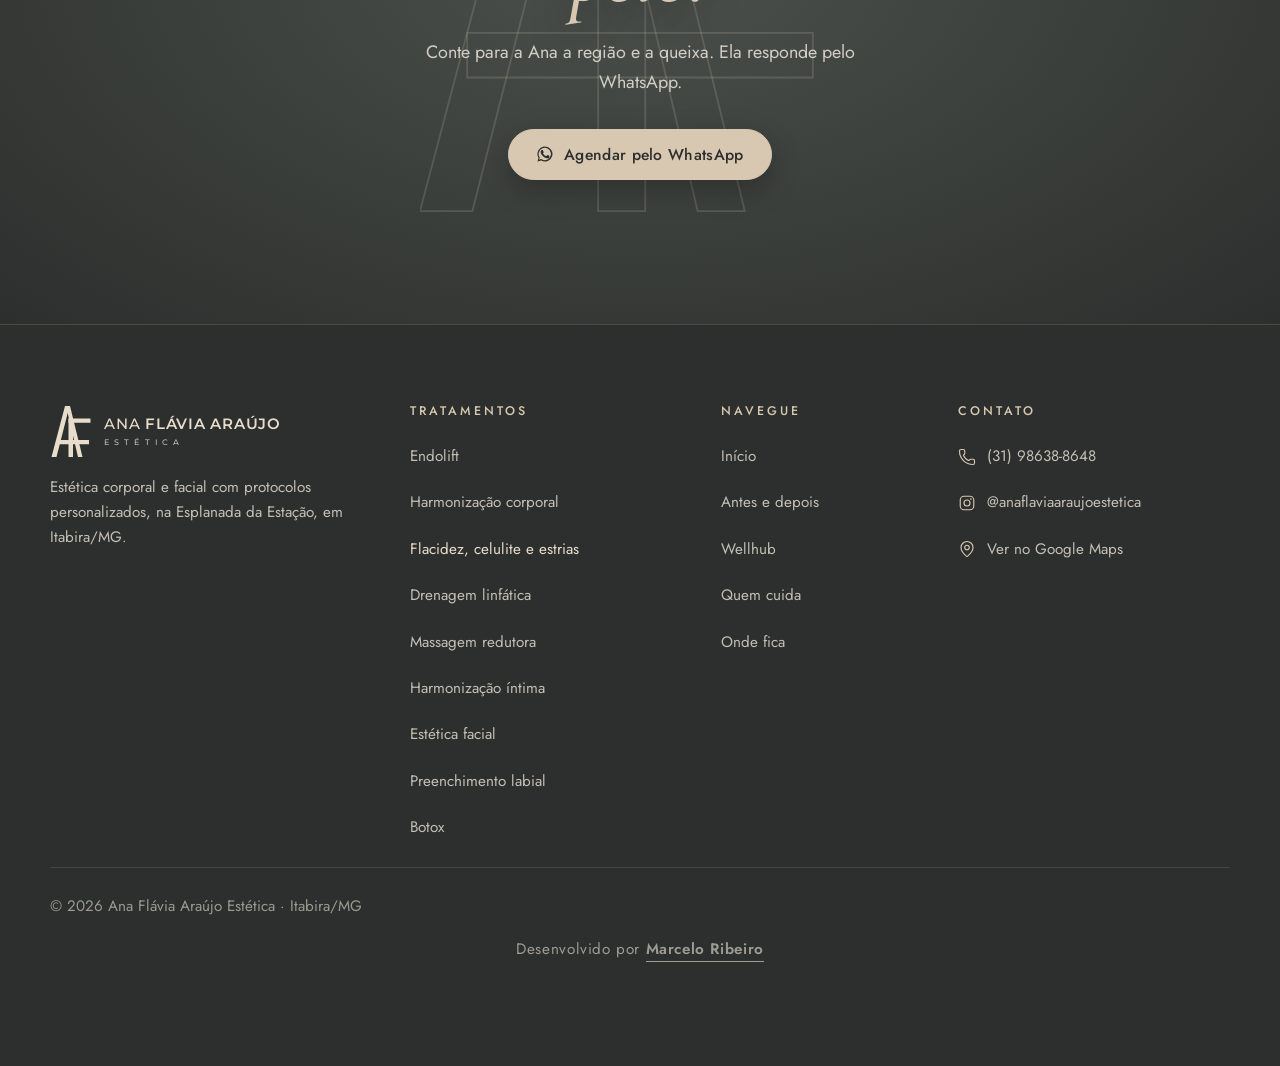
<file: tratamentos/flacidez-celulite-estrias/index.html>
<!doctype html>
<html lang="pt-BR">
<head>
<!-- Google Analytics 4 (27/10/2026): conta os toques no WhatsApp pela medição otimizada -->
<script async src="https://www.googletagmanager.com/gtag/js?id=G-6NPV462FQ9"></script>
<script>
  window.dataLayer = window.dataLayer || [];
  function gtag(){dataLayer.push(arguments);}
  gtag('js', new Date());
  gtag('config', 'G-6NPV462FQ9');
</script>
<!-- Microsoft Clarity (27/10/2026): gravação das visitas e mapa de calor -->
<script type="text/javascript">
  (function(c,l,a,r,i,t,y){
    c[a]=c[a]||function(){(c[a].q=c[a].q||[]).push(arguments)};
    t=l.createElement(r);t.async=1;t.src="https://www.clarity.ms/tag/"+i;
    y=l.getElementsByTagName(r)[0];y.parentNode.insertBefore(t,y);
  })(window, document, "clarity", "script", "z4cx9zowdm");
</script>
<meta charset="utf-8">
<meta name="viewport" content="width=device-width, initial-scale=1">
<script>(function(d){d.className+=" js";try{if(!matchMedia("(prefers-reduced-motion: reduce)").matches)d.className+=" entra-pt"}catch(e){}})(document.documentElement);</script>
<title>Flacidez, celulite e estrias em Itabira/MG | Ana Flávia Araújo Estética</title>
<meta name="description" content="Tratamento para flacidez, celulite e estrias em Itabira, com protocolos para cada região do corpo e avaliação antes de começar. Esplanada da Estação.">
<meta name="theme-color" content="#F6F3EE">
<!-- canonical no GitHub Pages enquanto ela nao tiver dominio proprio -->
<link rel="canonical" href="https://anaflaviaaraujoestetica.com.br/tratamentos/flacidez-celulite-estrias/">
<meta property="og:type" content="website">
<meta property="og:locale" content="pt_BR">
<meta property="og:site_name" content="Ana Flávia Araújo Estética">
<meta property="og:title" content="Flacidez, celulite e estrias | Ana Flávia Araújo Estética, Itabira/MG">
<meta property="og:description" content="Cuidados com a firmeza e a textura da pele, em protocolos para cada região do corpo.">
<meta property="og:url" content="https://anaflaviaaraujoestetica.com.br/tratamentos/flacidez-celulite-estrias/">
<meta property="og:image" content="https://anaflaviaaraujoestetica.com.br/assets/img/og-capa.jpg">
<meta property="og:image:width" content="1200">
<meta property="og:image:height" content="630">
<meta name="twitter:card" content="summary_large_image">
<link rel="icon" href="../../favicon.svg" type="image/svg+xml">
<link rel="apple-touch-icon" href="../../apple-touch-icon.png">
<link rel="preconnect" href="https://fonts.googleapis.com">
<link rel="preconnect" href="https://fonts.gstatic.com" crossorigin>
<link rel="stylesheet" href="https://fonts.googleapis.com/css2?family=Cormorant+Garamond:ital,wght@0,500;0,600;1,500&family=Jost:wght@400;500;600&family=Montserrat:wght@500;600&display=swap">
<link rel="stylesheet" href="../../assets/css/tratamento.css">
<link rel="preload" as="image" href="../../assets/img/trat-flacidez.webp" fetchpriority="high">
<script type="application/ld+json">
{"@context":"https://schema.org","@graph":[{"@type":"BreadcrumbList","itemListElement":[{"@type":"ListItem","position":1,"name":"Início","item":"https://anaflaviaaraujoestetica.com.br/"},{"@type":"ListItem","position":2,"name":"Tratamentos","item":"https://anaflaviaaraujoestetica.com.br/#tratamentos"},{"@type":"ListItem","position":3,"name":"Flacidez, celulite e estrias","item":"https://anaflaviaaraujoestetica.com.br/tratamentos/flacidez-celulite-estrias/"}]},{"@type":"Service","name":"Flacidez, celulite e estrias","serviceType":"Flacidez, celulite e estrias","description":"Cuidados com a firmeza e a textura da pele, em protocolos para cada região do corpo.","url":"https://anaflaviaaraujoestetica.com.br/tratamentos/flacidez-celulite-estrias/","areaServed":{"@type":"City","name":"Itabira"},"provider":{"@type":"BeautySalon","name":"Ana Flávia Araújo Estética","url":"https://anaflaviaaraujoestetica.com.br/","telephone":"+55-31-98638-8648","address":{"@type":"PostalAddress","streetAddress":"Rua Suzinha de Sá Martins, 201, loja 5, Esplanada da Estação","addressLocality":"Itabira","addressRegion":"MG","postalCode":"35900-209","addressCountry":"BR"}}}]}
</script>
</head>
<body>
<a class="pular" href="#conteudo">Pular para o conteúdo</a>

<svg width="0" height="0" style="position:absolute" aria-hidden="true" focusable="false">
  <defs>
    <symbol id="af-mono" viewBox="6 26 168 212">
      <path d="M66 30H84L32 234H12Z"/><path d="M70 30H86L136 234H118Z"/><path d="M80 80H98V234H80Z"/><path d="M80 80H168V97H80Z"/><path d="M30 166H162V183H30Z"/>
    </symbol>
  </defs>
  <symbol id="i-pin" viewBox="0 0 24 24"><path d="M20 10c0 4.993-5.539 10.193-7.399 11.799a1 1 0 0 1-1.202 0C9.539 20.193 4 14.993 4 10a8 8 0 0 1 16 0"/><circle cx="12" cy="10" r="3"/></symbol>
  <symbol id="i-relogio" viewBox="0 0 24 24"><circle cx="12" cy="12" r="10"/><path d="M12 6v6l4 2"/></symbol>
  <symbol id="i-calendario" viewBox="0 0 24 24"><path d="M8 2v4"/><path d="M16 2v4"/><rect width="18" height="18" x="3" y="4" rx="2"/><path d="M3 10h18"/><path d="m9 16 2 2 4-4"/></symbol>
  <symbol id="i-fone" viewBox="0 0 24 24"><path d="M13.832 16.568a1 1 0 0 0 1.213-.303l.355-.465A2 2 0 0 1 17 15h3a2 2 0 0 1 2 2v3a2 2 0 0 1-2 2A18 18 0 0 1 2 4a2 2 0 0 1 2-2h3a2 2 0 0 1 2 2v3a2 2 0 0 1-.8 1.6l-.468.351a1 1 0 0 0-.292 1.233 14 14 0 0 0 6.392 6.384"/></symbol>
  <symbol id="i-esq" viewBox="0 0 24 24"><path d="m15 18-6-6 6-6"/></symbol>
  <symbol id="i-dir" viewBox="0 0 24 24"><path d="m9 18 6-6-6-6"/></symbol>
  <symbol id="i-x" viewBox="0 0 24 24"><path d="M18 6 6 18"/><path d="m6 6 12 12"/></symbol>
  <symbol id="i-check" viewBox="0 0 24 24"><path d="M20 6 9 17l-5-5"/></symbol>
  <symbol id="i-lupa" viewBox="0 0 24 24"><circle cx="11" cy="11" r="8"/><line x1="21" x2="16.65" y1="21" y2="16.65"/><line x1="11" x2="11" y1="8" y2="14"/><line x1="8" x2="14" y1="11" y2="11"/></symbol>
  <symbol id="i-aspas" viewBox="0 0 24 24"><path d="M16 3a2 2 0 0 0-2 2v6a2 2 0 0 0 2 2 1 1 0 0 1 1 1v1a2 2 0 0 1-2 2 1 1 0 0 0-1 1v2a1 1 0 0 0 1 1 6 6 0 0 0 6-6V5a2 2 0 0 0-2-2z"/><path d="M5 3a2 2 0 0 0-2 2v6a2 2 0 0 0 2 2 1 1 0 0 1 1 1v1a2 2 0 0 1-2 2 1 1 0 0 0-1 1v2a1 1 0 0 0 1 1 6 6 0 0 0 6-6V5a2 2 0 0 0-2-2z"/></symbol>
  <symbol id="i-seta" viewBox="0 0 24 24"><path d="M7 7h10v10"/><path d="M7 17 17 7"/></symbol>
  <symbol id="i-mais" viewBox="0 0 24 24"><path d="M5 12h14"/><path d="M12 5v14"/></symbol>
  <symbol id="i-haltere" viewBox="0 0 24 24"><path d="M17.596 12.768a2 2 0 1 0 2.829-2.829l-1.768-1.767a2 2 0 0 0 2.828-2.829l-2.828-2.828a2 2 0 0 0-2.829 2.828l-1.767-1.768a2 2 0 1 0-2.829 2.829z"/><path d="m2.5 21.5 1.4-1.4"/><path d="m20.1 3.9 1.4-1.4"/><path d="M5.343 21.485a2 2 0 1 0 2.829-2.828l1.767 1.768a2 2 0 1 0 2.829-2.829l-6.364-6.364a2 2 0 1 0-2.829 2.829l1.768 1.767a2 2 0 0 0-2.828 2.829z"/><path d="m9.6 14.4 4.8-4.8"/></symbol>
  <symbol id="i-zap" viewBox="0 0 24 24"><path d="M17.5 14.4c-.3-.2-1.7-.9-2-1-.3-.1-.5-.2-.7.1s-.8 1-.9 1.2c-.2.2-.3.2-.6.1-.3-.2-1.2-.5-2.3-1.4-.9-.8-1.4-1.7-1.6-2-.2-.3 0-.5.1-.6.1-.1.3-.3.4-.5.1-.2.2-.3.3-.5 0-.2 0-.4 0-.5 0-.2-.7-1.6-.9-2.2-.2-.5-.5-.5-.7-.5h-.6c-.2 0-.5.1-.8.4-.3.3-1 1-1 2.5s1.1 2.9 1.2 3.1c.1.2 2.1 3.2 5 4.4.7.3 1.2.5 1.7.6.7.2 1.3.2 1.8.1.6-.1 1.7-.7 1.9-1.4.2-.7.2-1.2.2-1.4-.1-.1-.3-.2-.6-.3ZM12 2a10 10 0 0 0-8.6 15.1L2 22l5-1.3A10 10 0 1 0 12 2Zm0 18.2c-1.6 0-3.2-.4-4.5-1.2l-.3-.2-3 .8.8-2.9-.2-.3A8.2 8.2 0 1 1 12 20.2Z" fill="currentColor" stroke="none"/></symbol>
  <symbol id="i-insta" viewBox="0 0 24 24"><rect x="3" y="3" width="18" height="18" rx="5"/><circle cx="12" cy="12" r="4"/><circle cx="17.2" cy="6.8" r="1.1" fill="currentColor" stroke="none"/></symbol>
  <symbol id="i-play" viewBox="0 0 24 24"><path d="M5 5a2 2 0 0 1 3.008-1.728l11.997 6.998a2 2 0 0 1 .003 3.458l-12 7A2 2 0 0 1 5 19z"/></symbol>
</svg>

<header class="topo">
  <div class="env topo__linha">
    <a class="marca" href="../../" aria-label="Ana Flávia Araújo Estética, página inicial">
      <svg class="marca__mono" aria-hidden="true"><use href="#af-mono"/></svg>
      <span class="marca__texto">
        <span class="marca__nome"><span>ANA</span> FLÁVIA ARAÚJO</span>
        <span class="marca__sub">ESTÉTICA</span>
      </span>
    </a>
    <nav class="menu" aria-label="Seções">
      <a href="../../#espaco">O espaço</a>
      <a class="ativo" href="../../#tratamentos">Tratamentos</a>
      <a href="../../#resultados">Resultados</a>
      <a href="../../#wellhub">Wellhub</a>
      <a href="../../#quem-cuida">Quem cuida</a>
      <a href="../../#avaliacoes">Avaliações</a>
      <a href="../../#onde">Onde fica</a>
    </nav>
    <a class="btn topo__cta" href="https://wa.me/5531986388648?text=Ol%C3%A1!%20Vim%20pelo%20site%20e%20quero%20saber%20mais%20sobre%20tratamento%20para%20flacidez%2C%20celulite%20e%20estrias." target="_blank" rel="noopener"><svg class="btn__ico" aria-hidden="true"><use href="#i-zap"/></svg>Agendar</a>
  </div>
</header>

<main id="conteudo">

<!-- ===== topo da pagina =====
     Foto do UNSPLASH (licenca livre), NAO e do estudio: o texto nunca diz que e ela. Trocar pela foto real quando chegar. -->
<section class="pt" aria-labelledby="titulo">
  <div class="env">
    <div class="pt__grade">
      <div class="pt__texto">
        <ol class="trilha"><li><a href="../../">Início</a></li><li><a href="../../#tratamentos">Tratamentos</a></li><li aria-current="page">Flacidez, celulite e estrias</li></ol>
        <span class="olho">Corpo</span>
        <h1 id="titulo">Flacidez, celulite <em>e estrias.</em></h1>
        <p class="pt__lead">Cuidados com a firmeza e a textura da pele, em protocolos para cada região do corpo.</p>
        <div class="acoes">
          <a class="btn" href="https://wa.me/5531986388648?text=Ol%C3%A1!%20Vim%20pelo%20site%20e%20quero%20saber%20mais%20sobre%20tratamento%20para%20flacidez%2C%20celulite%20e%20estrias." target="_blank" rel="noopener"><svg class="btn__ico" aria-hidden="true"><use href="#i-zap"/></svg>Falar com a Ana</a>
          <a class="btn btn--linha" href="#como">Como funciona</a>
        </div>
      </div>
      <figure class="pt__foto" data-px-pai>
        <svg class="pt__arcos" viewBox="0 0 200 200" aria-hidden="true">
          <path pathLength="1" stroke="#D8CDBB" stroke-width="13" d="M20 200A180 180 0 0 1 200 20"/>
          <path pathLength="1" stroke="#E2D8C8" stroke-width="13" d="M48 200A152 152 0 0 1 200 48"/>
          <path pathLength="1" stroke="#CDC2AE" stroke-width="13" d="M76 200A124 124 0 0 1 200 76"/>
        </svg>
        <div class="pt__moldura" data-px="-0.04"><img src="../../assets/img/trat-flacidez.webp" width="600" height="800" fetchpriority="high" decoding="async" alt="Pernas de uma mulher contra um fundo claro"></div>
        <span class="pt__mono" data-px="0.1" aria-hidden="true"><svg viewBox="6 26 168 212"><use href="#af-mono"/></svg></span>
        <span class="pt__selo" data-px="0.16"><strong>5,0</strong><span><span class="estrelas" aria-hidden="true">★★★★★</span>37 avaliações<br>no Google</span></span>
      </figure>
    </div>
  </div>
</section>

<!-- ===== o que e ===== -->
<section class="secao secao--areia" id="sobre">
  <div class="env sobre">
    <div class="sobre__texto" data-rev>
      <span class="olho">O que é</span>
      <h2>Cada queixa <em>pede um caminho.</em></h2>
      <p>Flacidez, celulite e estrias mexem com a pele de jeitos diferentes, e cada uma pede uma abordagem. Por isso o tratamento começa pela avaliação da região: tipo de pele, tempo da queixa e o que você quer melhorar.</p>
      <p>A partir dela, a Ana monta o protocolo com as técnicas indicadas para o seu caso, e dá para cuidar de mais de uma queixa no mesmo plano.</p>
    </div>
    <aside class="cartao" data-rev aria-labelledby="t-quando">
      <svg class="cartao__arcos" viewBox="0 0 200 200" aria-hidden="true">
        <path stroke="#F1EBE1" stroke-width="12" d="M60 0A140 140 0 0 0 200 140"/>
        <path stroke="#F4EFE7" stroke-width="12" d="M90 0A110 110 0 0 0 200 110"/>
        <path stroke="#EEE7DB" stroke-width="12" d="M120 0A80 80 0 0 0 200 80"/>
      </svg>
      <h3 id="t-quando">Quando procurar</h3>
      <ul class="lista">
        <li><span class="lista__ic"><svg class="i" aria-hidden="true"><use href="#i-check"/></svg></span>Pele com menos firmeza em coxas, glúteos, braços ou abdômen</li>
        <li><span class="lista__ic"><svg class="i" aria-hidden="true"><use href="#i-check"/></svg></span>Celulite nas coxas e nos glúteos</li>
        <li><span class="lista__ic"><svg class="i" aria-hidden="true"><use href="#i-check"/></svg></span>Estrias, recentes ou antigas</li>
        <li><span class="lista__ic"><svg class="i" aria-hidden="true"><use href="#i-check"/></svg></span>Mudanças na pele depois da gestação ou de emagrecer</li>
      </ul>
      <p class="cartao__nota">O protocolo é definido na avaliação da região.</p>
    </aside>
  </div>
</section>

<!-- ===== GALERIA: o espaco pras fotos DELA (pedido de 16/10/2026) =====
     Pra por foto nova: WebP em assets/img/ (scripts/otimizar-imagem.js, 1200px)
     e copiar uma linha <li> abaixo, trocando src, href, width/height, alt e a
     legenda. A ordem da lista e a ordem na tela. O ultimo quadro (Instagram)
     fica sempre por ultimo. Foto do Unsplash so como EXEMPLO marcado (data-exemplo
     e legenda "Imagem ilustrativa"), nunca como se fosse do estudio. -->
<section class="secao secao--creme" id="galeria">
  <div class="env">
    <div class="cabeca cabeca--centro">
      <span class="olho">Galeria</span>
      <h2>O tratamento <em>em imagens.</em></h2>
      <p class="chamada">Fotos de clientes do estúdio e posts da Ana. Resultados variam de pessoa para pessoa. Toque numa foto para ampliar.</p>
    </div>
    <!-- Areas do corpo (22/10/2026): o tratamento.js (3b) monta os botoes e agrupa as fotos.
         Area nova: um <li> aqui e data-area="<id>" nas fotos dela. -->
    <ul class="areas" data-areas aria-label="Áreas tratadas" hidden>
      <li><button type="button" data-area="todas" aria-pressed="true">Todas</button></li>
      <li><button type="button" data-area="coxas" aria-pressed="false" data-txt="Flacidez, celulite e estrias nas coxas.">Coxas</button></li>
      <li><button type="button" data-area="gluteos" aria-pressed="false" data-txt="Estrias e celulite nos glúteos.">Glúteos</button></li>
      <li><button type="button" data-area="bracos" aria-pressed="false" data-txt="Flacidez na parte de trás dos braços.">Braços</button></li>
    </ul>
    <ul class="galeria">
      <li data-rev data-area="coxas"><a class="galeria__item" href="../../assets/img/ig-07.webp" data-luz data-legenda="Antes e depois das coxas, do Instagram"><img src="../../assets/img/ig-07.webp" width="480" height="600" loading="lazy" decoding="async" alt="Post do Instagram com antes e depois da parte de trás das coxas"><span class="galeria__lupa" aria-hidden="true"><svg class="i" aria-hidden="true"><use href="#i-lupa"/></svg></span><span class="galeria__leg">Antes e depois das coxas, do Instagram</span></a></li>
      <!-- Fotos DELA, mandadas pelo WhatsApp em 18/10/2026 (clientes do estúdio, sem retoque) -->
      <li data-rev data-area="coxas"><a class="galeria__item" href="../../assets/img/res-coxas-1.webp" data-luz data-legenda="Coxas, foto do estúdio"><img src="../../assets/img/res-coxas-1.webp" width="900" height="1200" loading="lazy" decoding="async" alt="Parte de trás das coxas de uma cliente, com celulite e marcações feitas na avaliação"><span class="galeria__lupa" aria-hidden="true"><svg class="i" aria-hidden="true"><use href="#i-lupa"/></svg></span><span class="galeria__leg">Coxas, foto do estúdio</span></a></li>
      <li data-rev data-area="coxas"><a class="galeria__item" href="../../assets/img/res-coxas-2.webp" data-luz data-legenda="Coxas, foto do estúdio"><img src="../../assets/img/res-coxas-2.webp" width="1200" height="1037" loading="lazy" decoding="async" alt="Parte de trás das coxas de uma cliente, com celulite"><span class="galeria__lupa" aria-hidden="true"><svg class="i" aria-hidden="true"><use href="#i-lupa"/></svg></span><span class="galeria__leg">Coxas, foto do estúdio</span></a></li>
      <li data-rev data-area="gluteos"><a class="galeria__item" href="../../assets/img/res-gluteos-1.webp" data-luz data-legenda="Glúteos, foto do estúdio"><img src="../../assets/img/res-gluteos-1.webp" width="1170" height="1167" loading="lazy" decoding="async" alt="Glúteos de uma cliente, de costas, com estrias e celulite"><span class="galeria__lupa" aria-hidden="true"><svg class="i" aria-hidden="true"><use href="#i-lupa"/></svg></span><span class="galeria__leg">Glúteos, foto do estúdio</span></a></li>
      <li data-rev data-area="bracos"><a class="galeria__item" href="../../assets/img/res-bracos.webp" data-luz data-legenda="Braços, foto do estúdio"><img src="../../assets/img/res-bracos.webp" width="1200" height="580" loading="lazy" decoding="async" alt="Duas fotos lado a lado da parte de baixo do braço de uma cliente"><span class="galeria__lupa" aria-hidden="true"><svg class="i" aria-hidden="true"><use href="#i-lupa"/></svg></span><span class="galeria__leg">Braços, foto do estúdio</span></a></li>
      <!-- Antes e depois dos braços, mandados pelo Marcelo em 12/11/2026 (montagens de stories, bordas pretas cortadas, sem retoque; antes à esquerda) -->
      <li data-rev data-area="bracos"><a class="galeria__item" href="../../assets/img/res-bracos-01.webp" data-luz data-legenda="Braços, antes e depois"><img src="../../assets/img/res-bracos-01.webp" width="1200" height="595" loading="lazy" decoding="async" alt="Antes e depois da parte de trás do braço de uma cliente, com menos flacidez no depois"><span class="galeria__lupa" aria-hidden="true"><svg class="i" aria-hidden="true"><use href="#i-lupa"/></svg></span><span class="galeria__leg">Braços, antes e depois</span></a></li>
      <li data-rev data-area="bracos"><a class="galeria__item" href="../../assets/img/res-bracos-02.webp" data-luz data-legenda="Braços, antes e depois"><img src="../../assets/img/res-bracos-02.webp" width="1200" height="530" loading="lazy" decoding="async" alt="Antes e depois da parte de trás do braço de uma cliente, com a pele mais firme no depois"><span class="galeria__lupa" aria-hidden="true"><svg class="i" aria-hidden="true"><use href="#i-lupa"/></svg></span><span class="galeria__leg">Braços, antes e depois</span></a></li>
      <li data-rev data-area="bracos"><a class="galeria__item" href="../../assets/img/res-bracos-03.webp" data-luz data-legenda="Braços, antes e depois"><img src="../../assets/img/res-bracos-03.webp" width="1200" height="596" loading="lazy" decoding="async" alt="Antes e depois do braço levantado de uma cliente, com o contorno mais definido no depois"><span class="galeria__lupa" aria-hidden="true"><svg class="i" aria-hidden="true"><use href="#i-lupa"/></svg></span><span class="galeria__leg">Braços, antes e depois</span></a></li>
      <li data-rev data-area="bracos"><a class="galeria__item" href="../../assets/img/res-bracos-04.webp" data-luz data-legenda="Braços, antes e depois"><img src="../../assets/img/res-bracos-04.webp" width="1200" height="594" loading="lazy" decoding="async" alt="Antes e depois do braço de uma cliente visto de lado, com o contorno mais firme no depois"><span class="galeria__lupa" aria-hidden="true"><svg class="i" aria-hidden="true"><use href="#i-lupa"/></svg></span><span class="galeria__leg">Braços, antes e depois</span></a></li>
      <!-- Prints do Instagram e de fotos dela, mandados pelo Marcelo em 19/10/2026 -->
      <li data-rev data-area="coxas gluteos"><a class="galeria__item" href="../../assets/img/res-celulite-g4.webp" data-luz data-legenda="Celulite grau 4, foto do estúdio"><img src="../../assets/img/res-celulite-g4.webp" width="1108" height="877" loading="lazy" decoding="async" alt="Duas fotos lado a lado da lateral da coxa de uma cliente com celulite"><span class="galeria__lupa" aria-hidden="true"><svg class="i" aria-hidden="true"><use href="#i-lupa"/></svg></span><span class="galeria__leg">Celulite grau 4, foto do estúdio</span></a></li>
      <!-- EXEMPLOS (Unsplash, licença livre), a pedido do Marcelo em 16/10/2026: ficam até
           chegarem as fotos dela. Foto nova DELA entra ACIMA deste comentário; a cada
           foto dela, apagar um exemplo (os data-exemplo). -->
      <li data-rev><a class="galeria__ig" href="https://www.instagram.com/anaflaviaaraujoestetica/" target="_blank" rel="noopener">
        <svg class="galeria__mono" viewBox="6 26 168 212" aria-hidden="true"><use href="#af-mono"/></svg>
        <svg class="i" aria-hidden="true"><use href="#i-insta"/></svg>
        <b>Mais no Instagram</b>
        <small>Resultados de clientes, protocolos e bastidores no @anaflaviaaraujoestetica.</small>
        <span>Ver o perfil<svg class="i" aria-hidden="true"><use href="#i-seta"/></svg></span>
      </a></li>
    </ul>
  </div>
</section>

<!-- ===== como funciona ===== -->
<section class="secao secao--areia" id="como">
  <div class="env">
    <div class="cabeca">
      <span class="olho">Como funciona</span>
      <h2>Do primeiro contato <em>ao seu protocolo.</em></h2>
    </div>
    <ol class="passos">
      <li class="passo" data-rev><span class="passo__n" aria-hidden="true">01</span><h3>Conversa pelo WhatsApp</h3><p>Conte o que você quer cuidar. A Ana tira as primeiras dúvidas e marca o seu horário.</p></li>
      <li class="passo" data-rev><span class="passo__n" aria-hidden="true">02</span><h3>Avaliação</h3><p>No estúdio, ela avalia a região e entende o seu objetivo antes de indicar qualquer coisa.</p></li>
      <li class="passo" data-rev><span class="passo__n" aria-hidden="true">03</span><h3>Protocolo e sessões</h3><p>As sessões seguem o protocolo montado para você, com orientações de cuidado entre uma e outra.</p></li>
    </ol>
  </div>
</section>

<!-- ===== outros tratamentos ===== -->
<section class="secao secao--grafite" id="outros">
  <div class="env">
    <div class="cabeca">
      <span class="olho">Outros tratamentos</span>
      <h2>Também <em>no estúdio.</em></h2>
    </div>
    <ul class="outros">
      <li><a class="outro" href="../endolift/"><img src="../../assets/img/trat-endolift.webp" width="600" height="800" loading="lazy" decoding="async" alt=""><small>Alta tecnologia</small><b>Endolift</b></a></li>
      <li><a class="outro" href="../harmonizacao-corporal/"><img src="../../assets/img/trat-corporal.webp" width="600" height="800" loading="lazy" decoding="async" alt=""><small>Corpo</small><b>Harmonização corporal</b></a></li>
      <li><a class="outro" href="../drenagem-linfatica/"><img src="../../assets/img/trat-drenagem.webp" width="600" height="800" loading="lazy" decoding="async" alt=""><small>Corpo</small><b>Drenagem linfática</b></a></li>
      <li><a class="outro" href="../massagem-redutora/"><img src="../../assets/img/trat-massagem.webp" width="600" height="800" loading="lazy" decoding="async" alt=""><small>Corpo</small><b>Massagem redutora</b></a></li>
      <li><a class="outro" href="../harmonizacao-intima/"><img src="../../assets/img/trat-harmonizacao-intima.webp" width="600" height="750" loading="lazy" decoding="async" alt=""><small>Corpo</small><b>Harmonização íntima</b></a></li>
      <li><a class="outro" href="../estetica-facial/"><img src="../../assets/img/trat-facial.webp" width="600" height="800" loading="lazy" decoding="async" alt=""><small>Rosto</small><b>Estética facial</b></a></li>
      <li><a class="outro" href="../preenchimento-labial/"><img src="../../assets/img/trat-labial.webp" width="600" height="800" loading="lazy" decoding="async" alt=""><small>Rosto</small><b>Preenchimento labial</b></a></li>
      <li><a class="outro" href="../botox/"><img src="../../assets/img/trat-botox.webp" width="600" height="800" loading="lazy" decoding="async" alt=""><small>Rosto</small><b>Botox</b></a></li>
    </ul>
    <p class="outros-volta">Não achou o que procura? <a href="https://wa.me/5531986388648?text=Ol%C3%A1!%20Vim%20pelo%20site%20e%20tenho%20uma%20d%C3%BAvida%20sobre%20os%20tratamentos." target="_blank" rel="noopener">Pergunte pelo WhatsApp</a>: os protocolos são montados para cada pessoa.</p>
  </div>
</section>

<!-- ===== duvidas ===== -->
<section class="secao secao--creme" id="duvidas">
  <div class="env">
    <div class="cabeca cabeca--centro">
      <span class="olho">Dúvidas</span>
      <h2>Antes de <em>agendar.</em></h2>
    </div>
    <div class="faq">
      <details>
        <summary>Dá para tratar mais de uma coisa ao mesmo tempo?<svg class="i" aria-hidden="true"><use href="#i-mais"/></svg></summary>
        <p>Sim. O protocolo pode cuidar de flacidez, celulite e estrias no mesmo plano, conforme a avaliação.</p>
      </details>
      <details>
        <summary>Estria antiga tem tratamento?<svg class="i" aria-hidden="true"><use href="#i-mais"/></svg></summary>
        <p>A Ana avalia a estria (cor, tempo e região) e explica o que pode ser feito no seu caso.</p>
      </details>
      <details>
        <summary>Quantas sessões vou precisar?<svg class="i" aria-hidden="true"><use href="#i-mais"/></svg></summary>
        <p>Depende da região e da queixa. O número de sessões sai da avaliação.</p>
      </details>
      <details>
        <summary>Onde fica e qual o horário?<svg class="i" aria-hidden="true"><use href="#i-mais"/></svg></summary>
        <p>Rua Suzinha de Sá Martins, 201, loja 5, Esplanada da Estação, em Itabira. Segunda das 13h às 19h, terça e quarta das 8h às 19h, quinta das 8h às 18h, sexta das 8h às 19h e sábado das 8h às 13h.</p>
      </details>
    </div>
  </div>
</section>

<!-- ===== faixa final ===== -->
<section class="exp" aria-labelledby="t-final">
  <svg class="exp__mono" viewBox="6 26 168 212" aria-hidden="true"><use href="#af-mono"/></svg>
  <div class="poeira" aria-hidden="true">
    <i style="--x:12%;--y:70%;--d:8s;--a:0s"></i><i style="--x:24%;--y:38%;--t:3px;--d:9s;--a:1.2s"></i>
    <i style="--x:38%;--y:80%;--d:7s;--a:2.4s"></i><i style="--x:62%;--y:26%;--t:5px;--d:10s;--a:.6s"></i>
    <i style="--x:76%;--y:70%;--t:3px;--d:8s;--a:3s"></i><i style="--x:90%;--y:34%;--d:9s;--a:1.8s"></i>
  </div>
  <div class="exp__texto">
    <h2 id="t-final">Vamos cuidar <em>da sua pele?</em></h2>
    <p>Conte para a Ana a região e a queixa. Ela responde pelo WhatsApp.</p>
    <div class="acoes">
      <a class="btn btn--nude" href="https://wa.me/5531986388648?text=Ol%C3%A1!%20Vim%20pelo%20site%20e%20quero%20saber%20mais%20sobre%20tratamento%20para%20flacidez%2C%20celulite%20e%20estrias." target="_blank" rel="noopener"><svg class="btn__ico" aria-hidden="true"><use href="#i-zap"/></svg>Agendar pelo WhatsApp</a>
    </div>
  </div>
</section>

</main>

<footer class="rodape">
  <div class="env">
    <div class="rodape__grade">
      <div>
        <a class="marca" href="../../" aria-label="Ana Flávia Araújo Estética, página inicial">
          <svg class="marca__mono" aria-hidden="true"><use href="#af-mono"/></svg>
          <span class="marca__texto"><span class="marca__nome"><span>ANA</span> FLÁVIA ARAÚJO</span><span class="marca__sub">ESTÉTICA</span></span>
        </a>
        <p>Estética corporal e facial com protocolos personalizados, na Esplanada da Estação, em Itabira/MG.</p>
      </div>
      <div>
        <h4>Tratamentos</h4>
        <ul class="rodape__lista">
          <li><a href="../endolift/">Endolift</a></li>
          <li><a href="../harmonizacao-corporal/">Harmonização corporal</a></li>
          <li><a href="../flacidez-celulite-estrias/" aria-current="page">Flacidez, celulite e estrias</a></li>
          <li><a href="../drenagem-linfatica/">Drenagem linfática</a></li>
          <li><a href="../massagem-redutora/">Massagem redutora</a></li>
          <li><a href="../harmonizacao-intima/">Harmonização íntima</a></li>
          <li><a href="../estetica-facial/">Estética facial</a></li>
          <li><a href="../preenchimento-labial/">Preenchimento labial</a></li>
          <li><a href="../botox/">Botox</a></li>
        </ul>
      </div>
      <div>
        <h4>Navegue</h4>
        <ul class="rodape__lista">
          <li><a href="../../">Início</a></li>
          <li><a href="../../#resultados">Antes e depois</a></li>
          <li><a href="../../#wellhub">Wellhub</a></li>
          <li><a href="../../#quem-cuida">Quem cuida</a></li>
          <li><a href="../../#onde">Onde fica</a></li>
        </ul>
      </div>
      <div>
        <h4>Contato</h4>
        <ul class="rodape__lista">
          <li><a href="https://wa.me/5531986388648" target="_blank" rel="noopener"><svg class="i" aria-hidden="true"><use href="#i-fone"/></svg>(31) 98638-8648</a></li>
          <li><a href="https://www.instagram.com/anaflaviaaraujoestetica/" target="_blank" rel="noopener"><svg class="i" aria-hidden="true"><use href="#i-insta"/></svg>@anaflaviaaraujoestetica</a></li>
          <li><a href="https://maps.app.goo.gl/82mXfYD8dSqdEhQh6" target="_blank" rel="noopener"><svg class="i" aria-hidden="true"><use href="#i-pin"/></svg>Ver no Google Maps</a></li>
        </ul>
      </div>
    </div>
    <p class="rodape__fim">© 2026 Ana Flávia Araújo Estética · Itabira/MG</p>
    <p class="assinatura">Desenvolvido por <a href="https://marcel0gs.github.io/marcelo-ribeiro-digital/" target="_blank" rel="noopener">Marcelo Ribeiro</a></p>
  </div>
</footer>

<a class="zap" href="https://wa.me/5531986388648?text=Ol%C3%A1!%20Vim%20pelo%20site%20e%20quero%20saber%20mais%20sobre%20tratamento%20para%20flacidez%2C%20celulite%20e%20estrias." target="_blank" rel="noopener" aria-label="Falar com a Ana">
  <svg aria-hidden="true" viewBox="0 0 24 24"><use href="#i-zap"/></svg><span>Agendar</span>
</a>

<script src="../../assets/js/tratamento.js" defer></script>
</body>
</html>
</file>
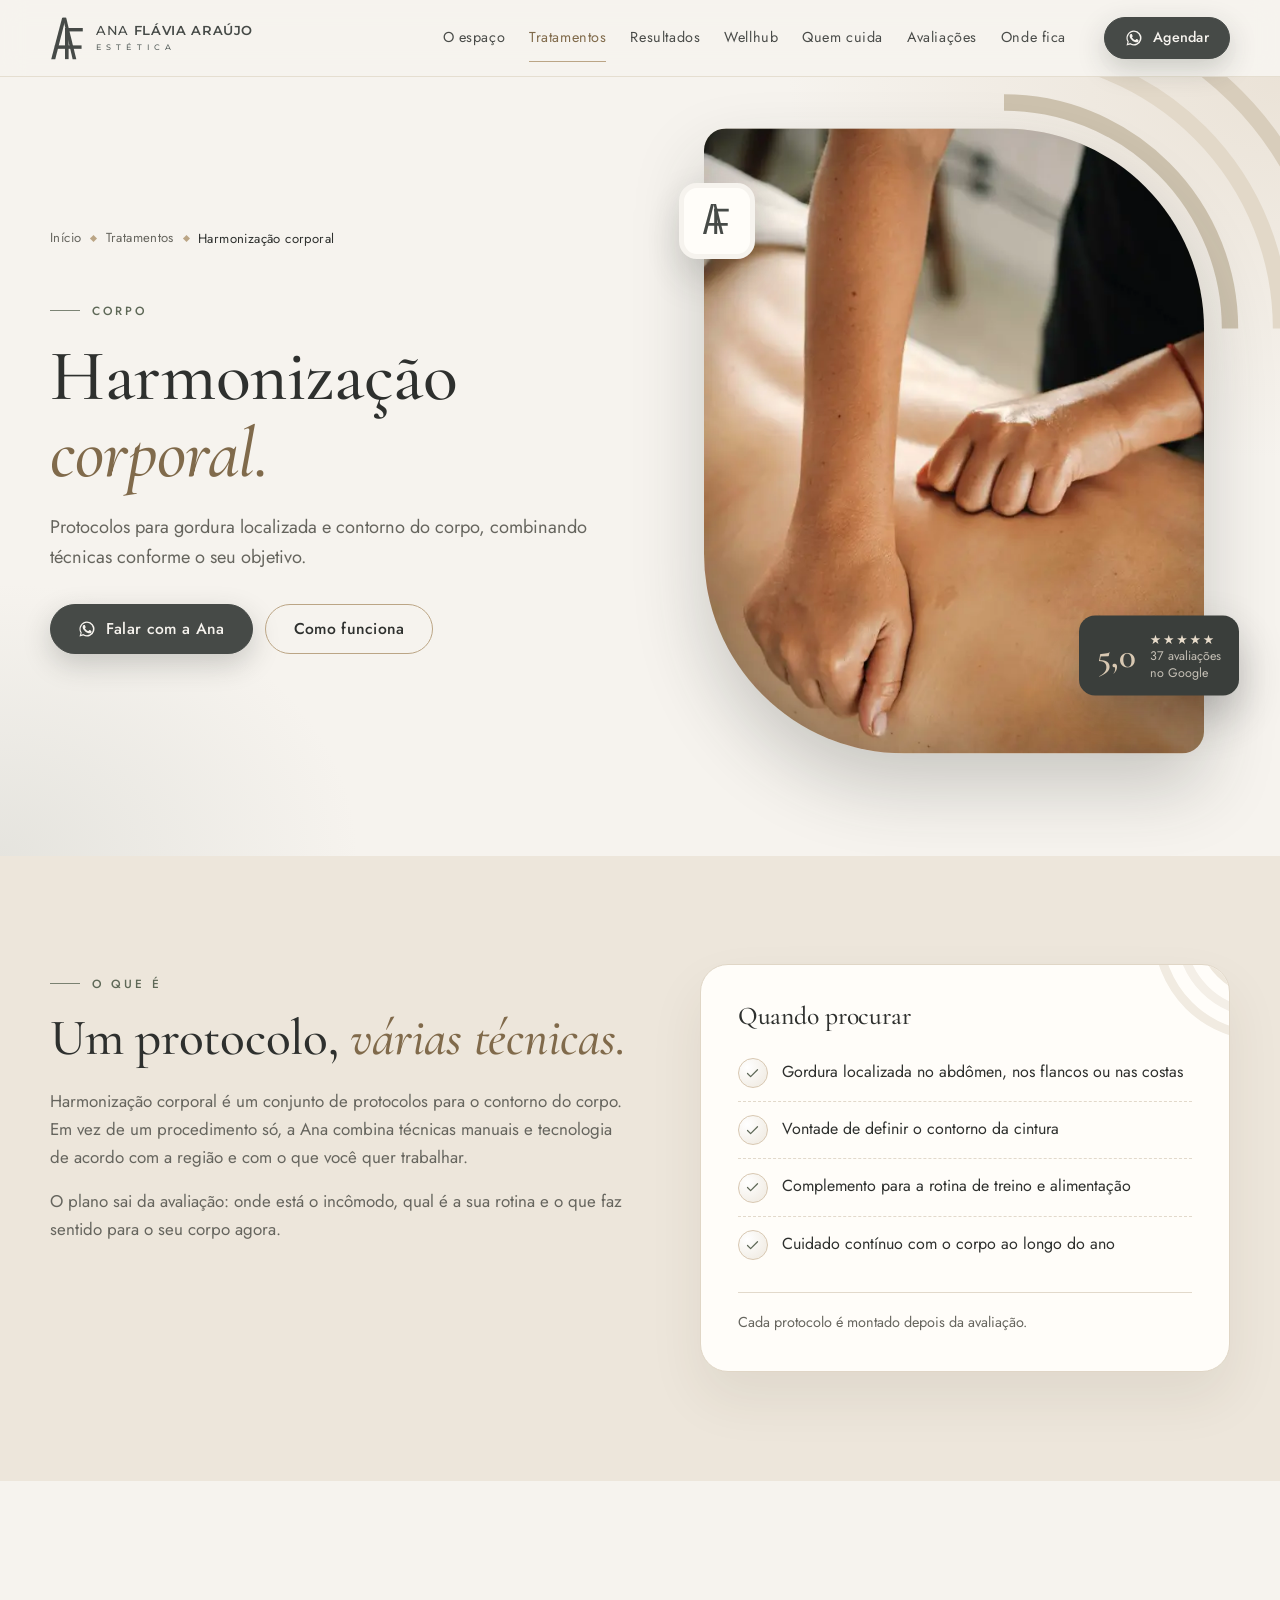
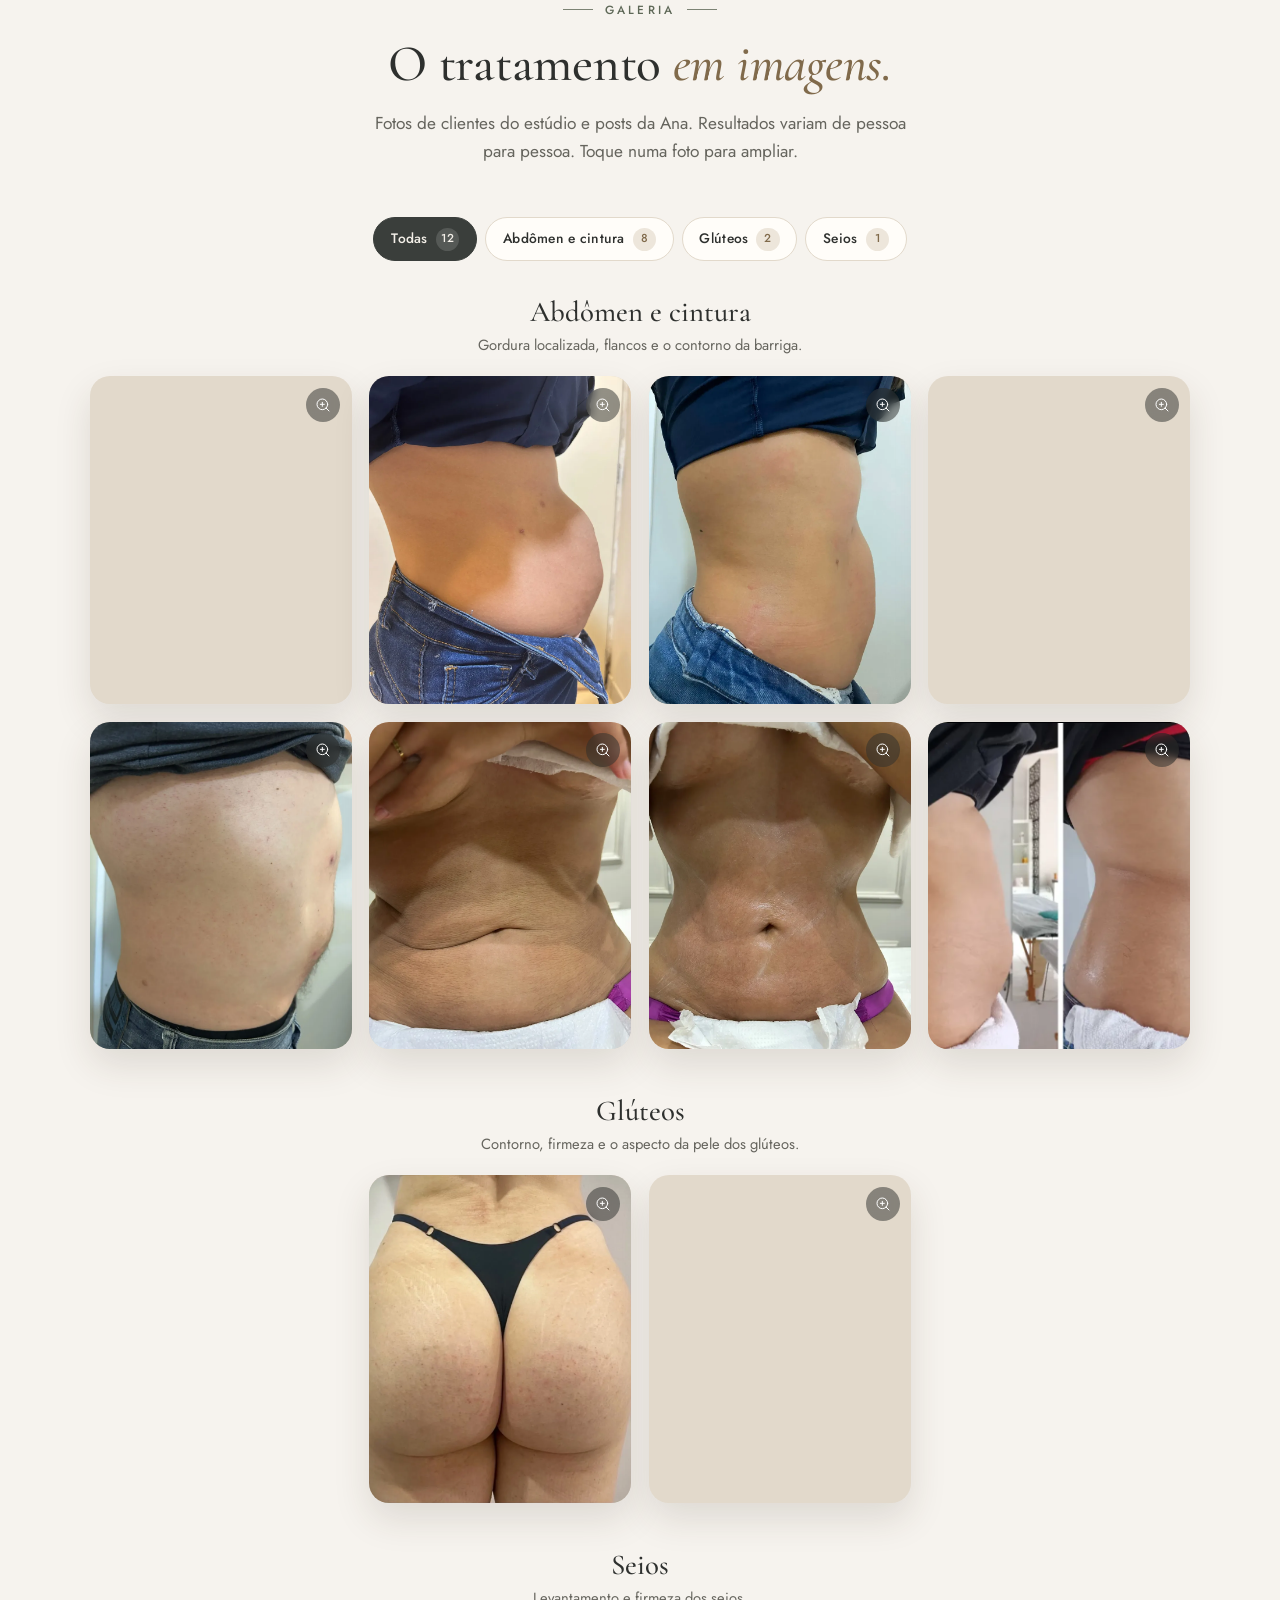
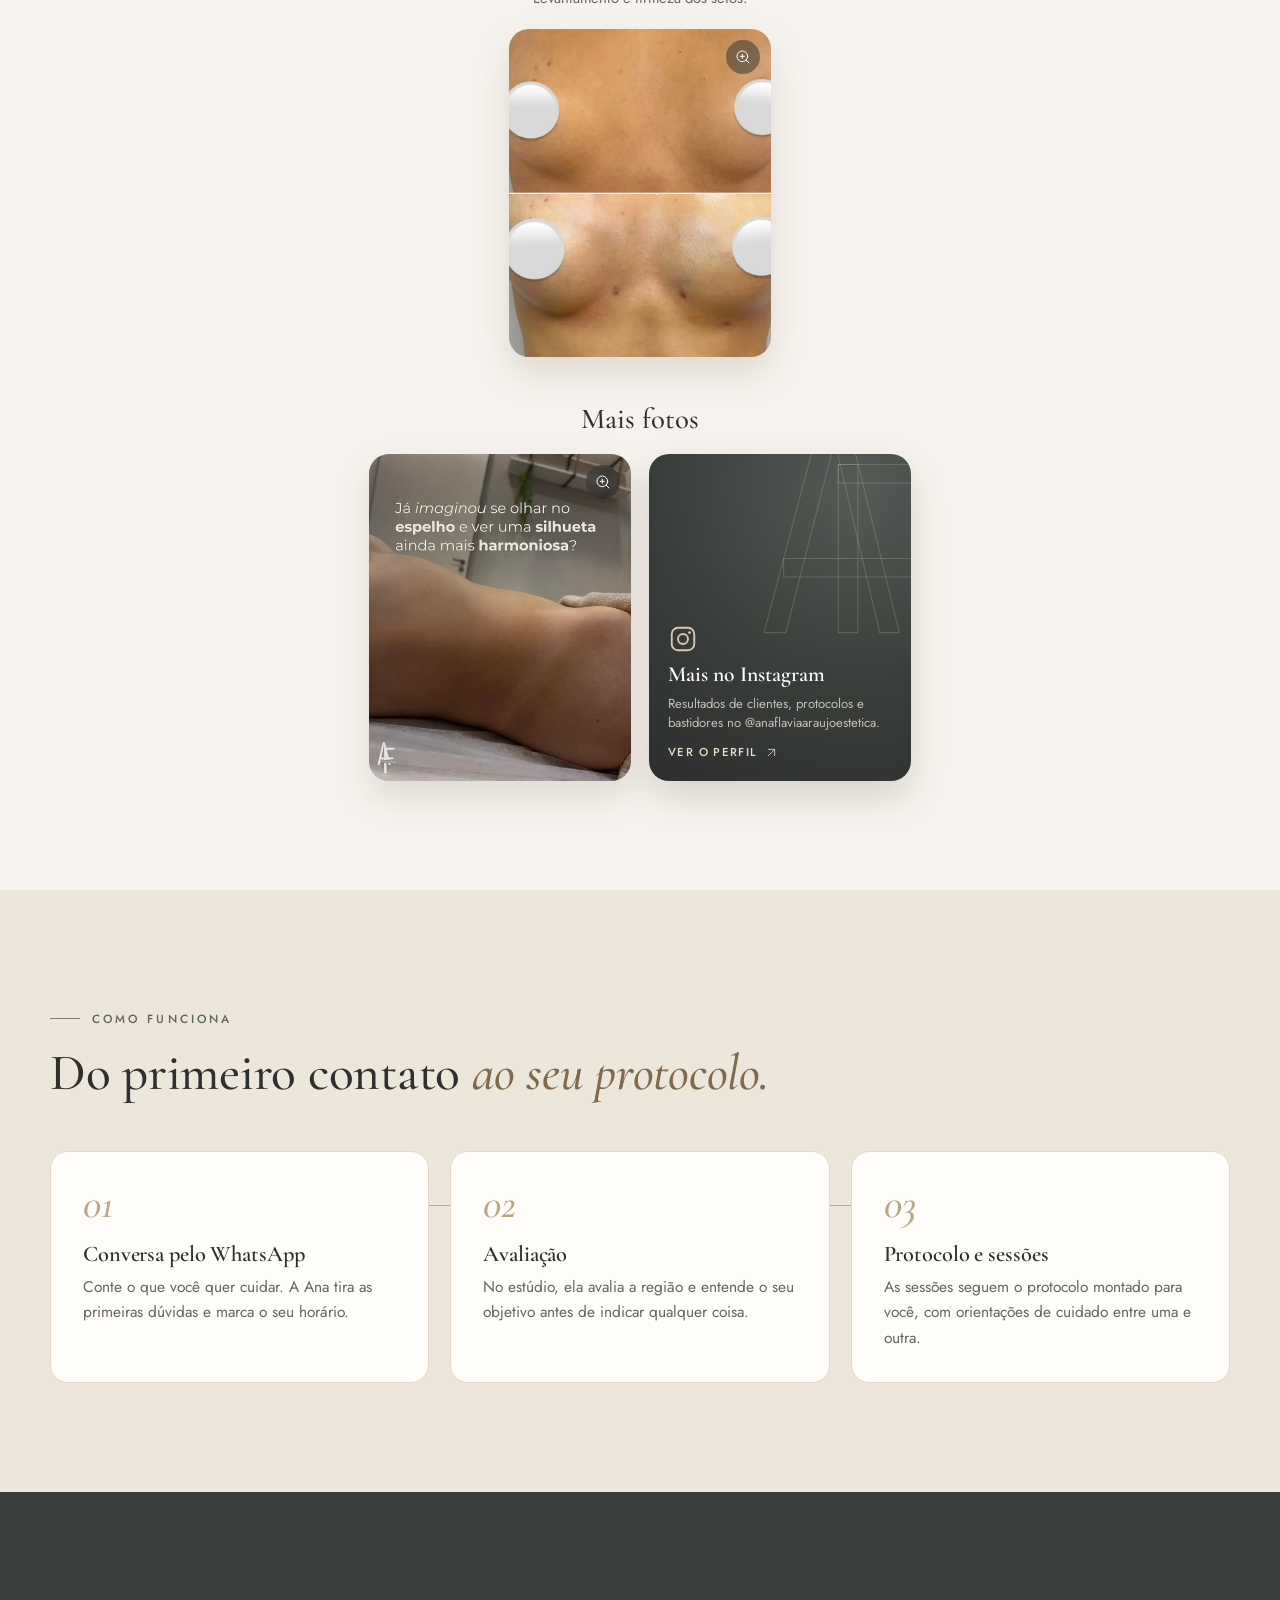
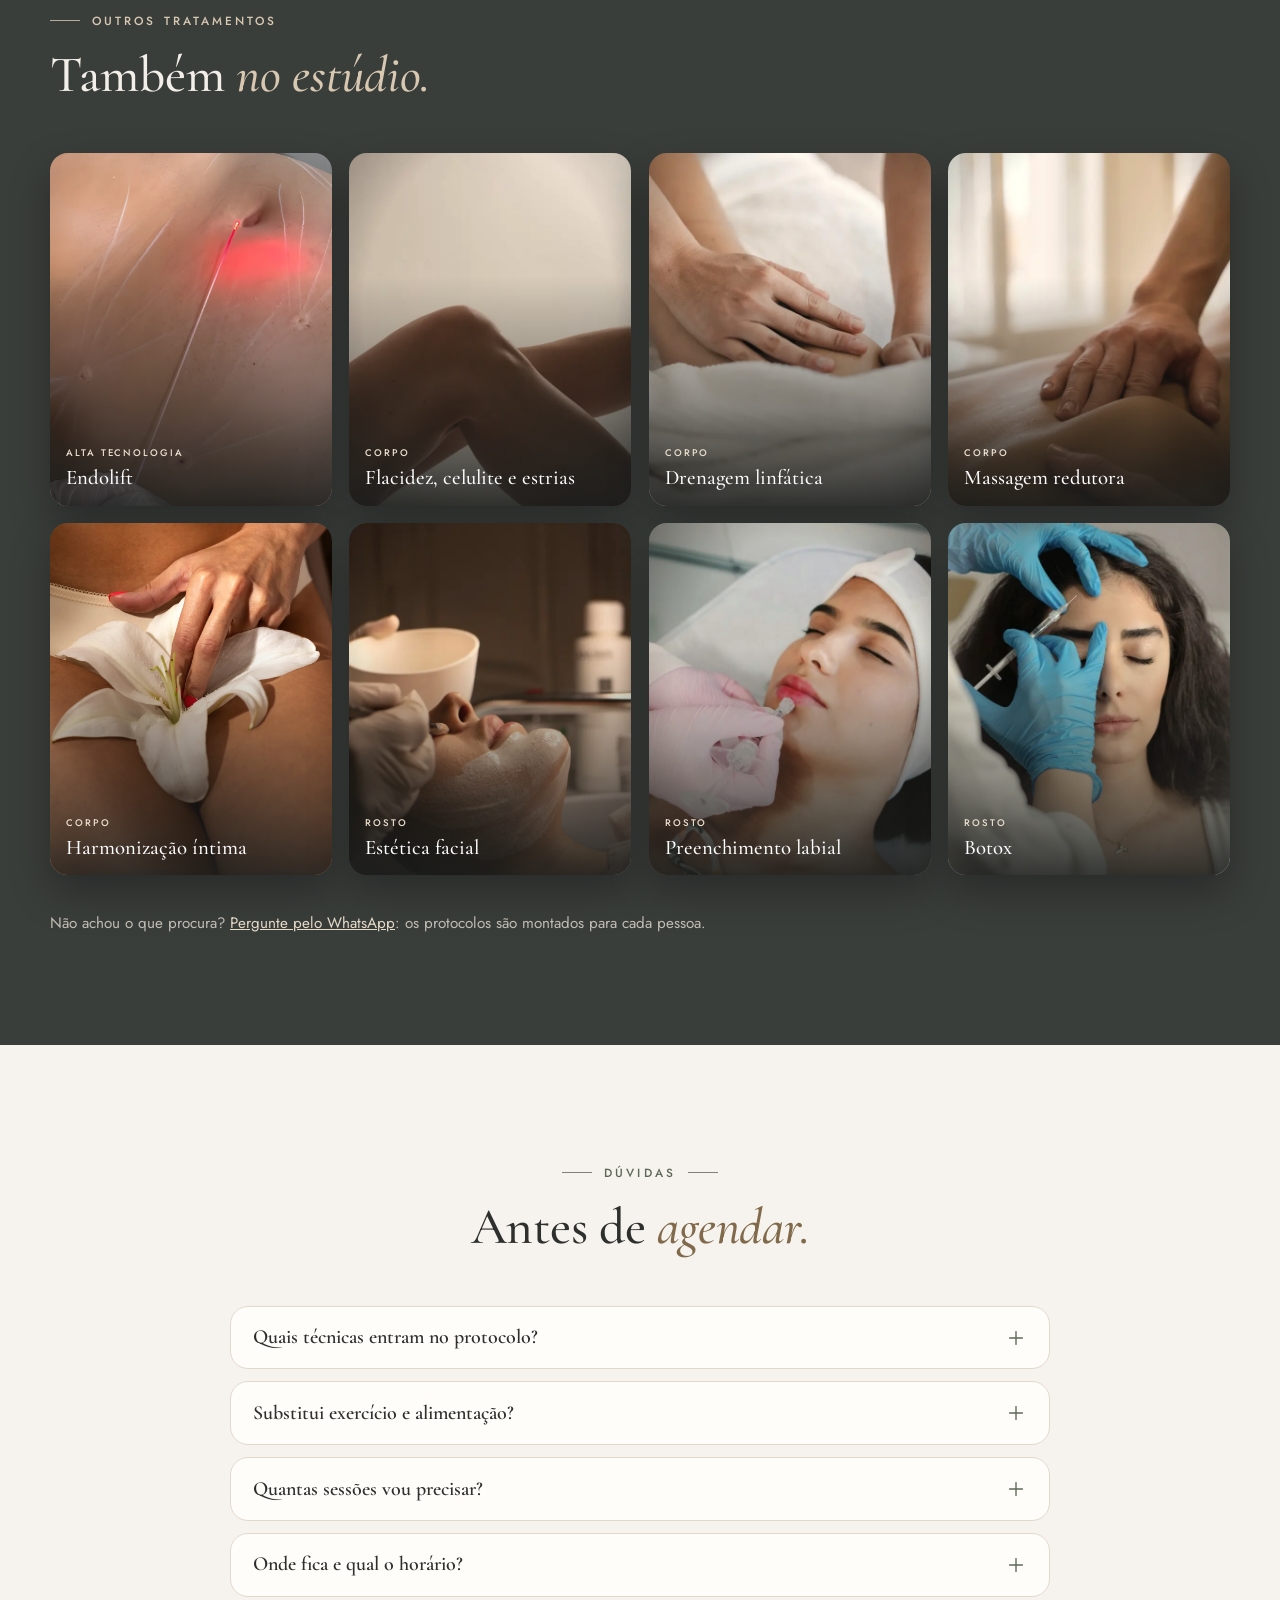
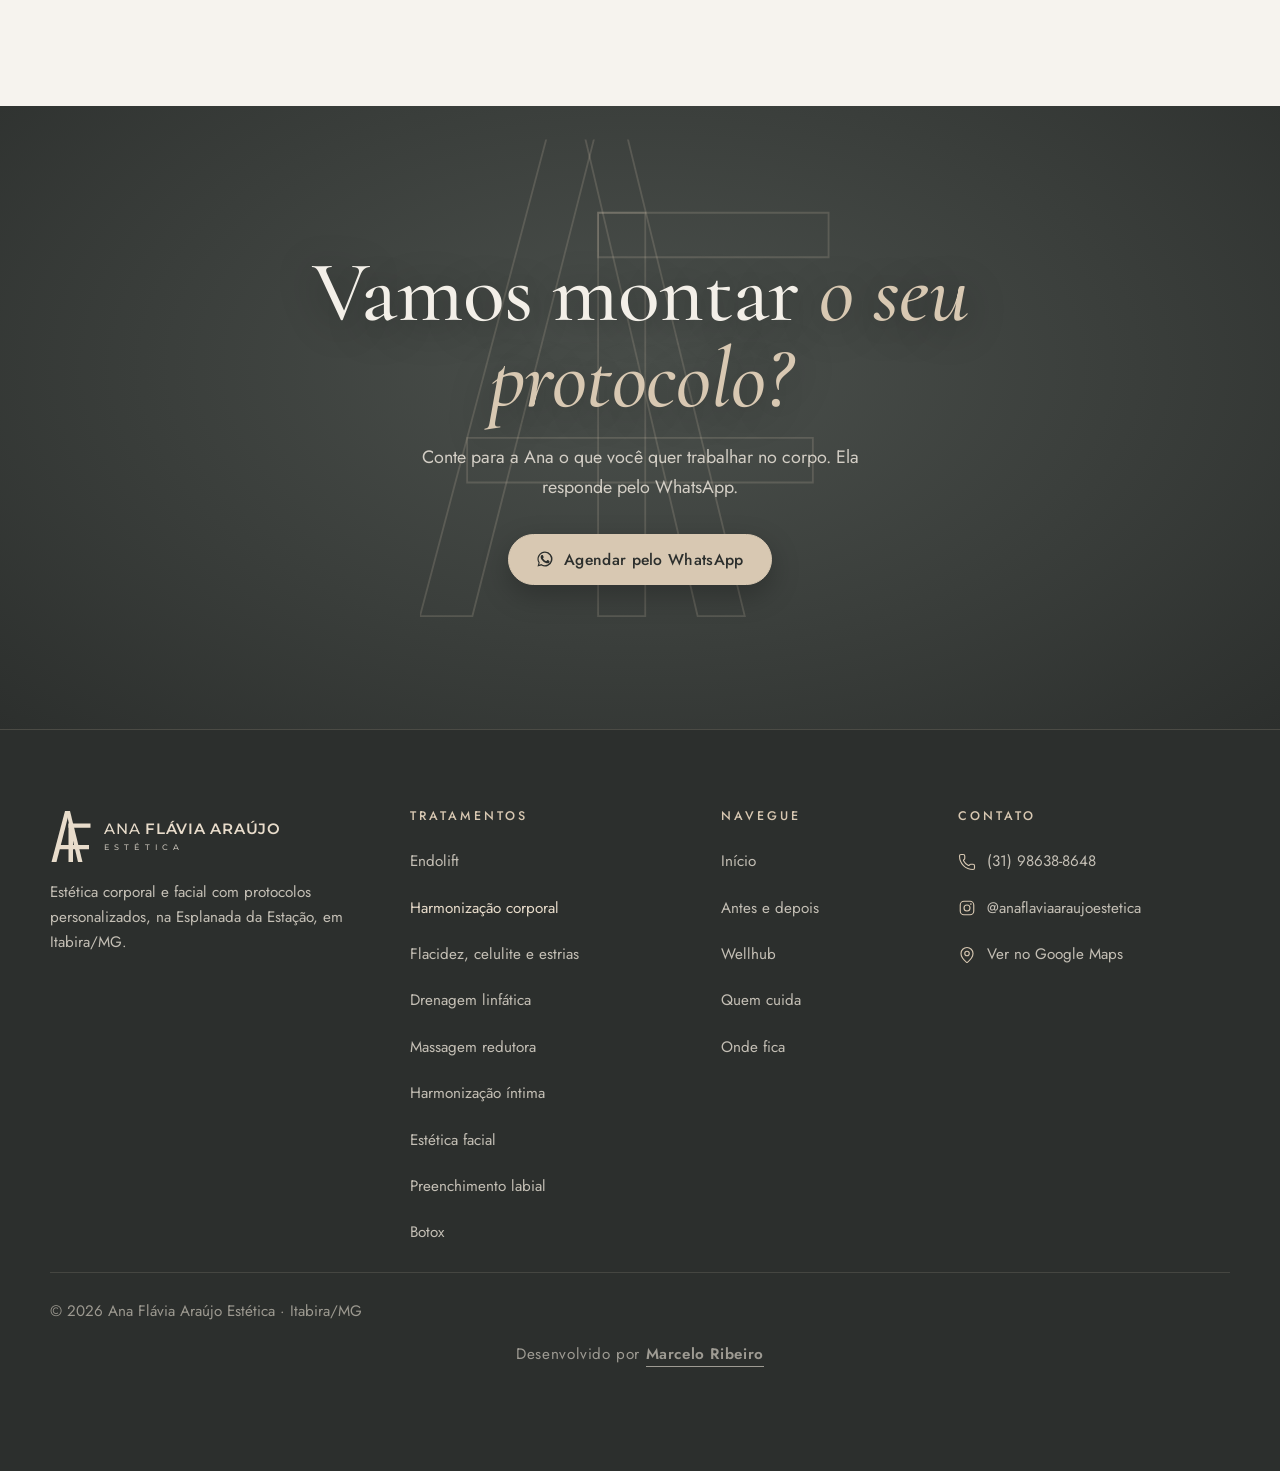
<file: tratamentos/harmonizacao-corporal/index.html>
<!doctype html>
<html lang="pt-BR">
<head>
<!-- Google Analytics 4 (27/10/2026): conta os toques no WhatsApp pela medição otimizada -->
<script async src="https://www.googletagmanager.com/gtag/js?id=G-6NPV462FQ9"></script>
<script>
  window.dataLayer = window.dataLayer || [];
  function gtag(){dataLayer.push(arguments);}
  gtag('js', new Date());
  gtag('config', 'G-6NPV462FQ9');
</script>
<!-- Microsoft Clarity (27/10/2026): gravação das visitas e mapa de calor -->
<script type="text/javascript">
  (function(c,l,a,r,i,t,y){
    c[a]=c[a]||function(){(c[a].q=c[a].q||[]).push(arguments)};
    t=l.createElement(r);t.async=1;t.src="https://www.clarity.ms/tag/"+i;
    y=l.getElementsByTagName(r)[0];y.parentNode.insertBefore(t,y);
  })(window, document, "clarity", "script", "z4cx9zowdm");
</script>
<meta charset="utf-8">
<meta name="viewport" content="width=device-width, initial-scale=1">
<script>(function(d){d.className+=" js";try{if(!matchMedia("(prefers-reduced-motion: reduce)").matches)d.className+=" entra-pt"}catch(e){}})(document.documentElement);</script>
<title>Harmonização corporal em Itabira/MG | Ana Flávia Araújo Estética</title>
<meta name="description" content="Harmonização corporal em Itabira: protocolos para gordura localizada e contorno do corpo, combinando técnicas conforme o seu objetivo. Esplanada da Estação.">
<meta name="theme-color" content="#F6F3EE">
<!-- canonical no GitHub Pages enquanto ela nao tiver dominio proprio -->
<link rel="canonical" href="https://anaflaviaaraujoestetica.com.br/tratamentos/harmonizacao-corporal/">
<meta property="og:type" content="website">
<meta property="og:locale" content="pt_BR">
<meta property="og:site_name" content="Ana Flávia Araújo Estética">
<meta property="og:title" content="Harmonização corporal | Ana Flávia Araújo Estética, Itabira/MG">
<meta property="og:description" content="Protocolos para gordura localizada e contorno do corpo, combinando técnicas conforme o seu objetivo.">
<meta property="og:url" content="https://anaflaviaaraujoestetica.com.br/tratamentos/harmonizacao-corporal/">
<meta property="og:image" content="https://anaflaviaaraujoestetica.com.br/assets/img/og-capa.jpg">
<meta property="og:image:width" content="1200">
<meta property="og:image:height" content="630">
<meta name="twitter:card" content="summary_large_image">
<link rel="icon" href="../../favicon.svg" type="image/svg+xml">
<link rel="apple-touch-icon" href="../../apple-touch-icon.png">
<link rel="preconnect" href="https://fonts.googleapis.com">
<link rel="preconnect" href="https://fonts.gstatic.com" crossorigin>
<link rel="stylesheet" href="https://fonts.googleapis.com/css2?family=Cormorant+Garamond:ital,wght@0,500;0,600;1,500&family=Jost:wght@400;500;600&family=Montserrat:wght@500;600&display=swap">
<link rel="stylesheet" href="../../assets/css/tratamento.css">
<link rel="preload" as="image" href="../../assets/img/trat-corporal.webp" fetchpriority="high">
<script type="application/ld+json">
{"@context":"https://schema.org","@graph":[{"@type":"BreadcrumbList","itemListElement":[{"@type":"ListItem","position":1,"name":"Início","item":"https://anaflaviaaraujoestetica.com.br/"},{"@type":"ListItem","position":2,"name":"Tratamentos","item":"https://anaflaviaaraujoestetica.com.br/#tratamentos"},{"@type":"ListItem","position":3,"name":"Harmonização corporal","item":"https://anaflaviaaraujoestetica.com.br/tratamentos/harmonizacao-corporal/"}]},{"@type":"Service","name":"Harmonização corporal","serviceType":"Harmonização corporal","description":"Protocolos para gordura localizada e contorno do corpo, combinando técnicas conforme o seu objetivo.","url":"https://anaflaviaaraujoestetica.com.br/tratamentos/harmonizacao-corporal/","areaServed":{"@type":"City","name":"Itabira"},"provider":{"@type":"BeautySalon","name":"Ana Flávia Araújo Estética","url":"https://anaflaviaaraujoestetica.com.br/","telephone":"+55-31-98638-8648","address":{"@type":"PostalAddress","streetAddress":"Rua Suzinha de Sá Martins, 201, loja 5, Esplanada da Estação","addressLocality":"Itabira","addressRegion":"MG","postalCode":"35900-209","addressCountry":"BR"}}}]}
</script>
</head>
<body>
<a class="pular" href="#conteudo">Pular para o conteúdo</a>

<svg width="0" height="0" style="position:absolute" aria-hidden="true" focusable="false">
  <defs>
    <symbol id="af-mono" viewBox="6 26 168 212">
      <path d="M66 30H84L32 234H12Z"/><path d="M70 30H86L136 234H118Z"/><path d="M80 80H98V234H80Z"/><path d="M80 80H168V97H80Z"/><path d="M30 166H162V183H30Z"/>
    </symbol>
  </defs>
  <symbol id="i-pin" viewBox="0 0 24 24"><path d="M20 10c0 4.993-5.539 10.193-7.399 11.799a1 1 0 0 1-1.202 0C9.539 20.193 4 14.993 4 10a8 8 0 0 1 16 0"/><circle cx="12" cy="10" r="3"/></symbol>
  <symbol id="i-relogio" viewBox="0 0 24 24"><circle cx="12" cy="12" r="10"/><path d="M12 6v6l4 2"/></symbol>
  <symbol id="i-calendario" viewBox="0 0 24 24"><path d="M8 2v4"/><path d="M16 2v4"/><rect width="18" height="18" x="3" y="4" rx="2"/><path d="M3 10h18"/><path d="m9 16 2 2 4-4"/></symbol>
  <symbol id="i-fone" viewBox="0 0 24 24"><path d="M13.832 16.568a1 1 0 0 0 1.213-.303l.355-.465A2 2 0 0 1 17 15h3a2 2 0 0 1 2 2v3a2 2 0 0 1-2 2A18 18 0 0 1 2 4a2 2 0 0 1 2-2h3a2 2 0 0 1 2 2v3a2 2 0 0 1-.8 1.6l-.468.351a1 1 0 0 0-.292 1.233 14 14 0 0 0 6.392 6.384"/></symbol>
  <symbol id="i-esq" viewBox="0 0 24 24"><path d="m15 18-6-6 6-6"/></symbol>
  <symbol id="i-dir" viewBox="0 0 24 24"><path d="m9 18 6-6-6-6"/></symbol>
  <symbol id="i-x" viewBox="0 0 24 24"><path d="M18 6 6 18"/><path d="m6 6 12 12"/></symbol>
  <symbol id="i-check" viewBox="0 0 24 24"><path d="M20 6 9 17l-5-5"/></symbol>
  <symbol id="i-lupa" viewBox="0 0 24 24"><circle cx="11" cy="11" r="8"/><line x1="21" x2="16.65" y1="21" y2="16.65"/><line x1="11" x2="11" y1="8" y2="14"/><line x1="8" x2="14" y1="11" y2="11"/></symbol>
  <symbol id="i-aspas" viewBox="0 0 24 24"><path d="M16 3a2 2 0 0 0-2 2v6a2 2 0 0 0 2 2 1 1 0 0 1 1 1v1a2 2 0 0 1-2 2 1 1 0 0 0-1 1v2a1 1 0 0 0 1 1 6 6 0 0 0 6-6V5a2 2 0 0 0-2-2z"/><path d="M5 3a2 2 0 0 0-2 2v6a2 2 0 0 0 2 2 1 1 0 0 1 1 1v1a2 2 0 0 1-2 2 1 1 0 0 0-1 1v2a1 1 0 0 0 1 1 6 6 0 0 0 6-6V5a2 2 0 0 0-2-2z"/></symbol>
  <symbol id="i-seta" viewBox="0 0 24 24"><path d="M7 7h10v10"/><path d="M7 17 17 7"/></symbol>
  <symbol id="i-mais" viewBox="0 0 24 24"><path d="M5 12h14"/><path d="M12 5v14"/></symbol>
  <symbol id="i-haltere" viewBox="0 0 24 24"><path d="M17.596 12.768a2 2 0 1 0 2.829-2.829l-1.768-1.767a2 2 0 0 0 2.828-2.829l-2.828-2.828a2 2 0 0 0-2.829 2.828l-1.767-1.768a2 2 0 1 0-2.829 2.829z"/><path d="m2.5 21.5 1.4-1.4"/><path d="m20.1 3.9 1.4-1.4"/><path d="M5.343 21.485a2 2 0 1 0 2.829-2.828l1.767 1.768a2 2 0 1 0 2.829-2.829l-6.364-6.364a2 2 0 1 0-2.829 2.829l1.768 1.767a2 2 0 0 0-2.828 2.829z"/><path d="m9.6 14.4 4.8-4.8"/></symbol>
  <symbol id="i-zap" viewBox="0 0 24 24"><path d="M17.5 14.4c-.3-.2-1.7-.9-2-1-.3-.1-.5-.2-.7.1s-.8 1-.9 1.2c-.2.2-.3.2-.6.1-.3-.2-1.2-.5-2.3-1.4-.9-.8-1.4-1.7-1.6-2-.2-.3 0-.5.1-.6.1-.1.3-.3.4-.5.1-.2.2-.3.3-.5 0-.2 0-.4 0-.5 0-.2-.7-1.6-.9-2.2-.2-.5-.5-.5-.7-.5h-.6c-.2 0-.5.1-.8.4-.3.3-1 1-1 2.5s1.1 2.9 1.2 3.1c.1.2 2.1 3.2 5 4.4.7.3 1.2.5 1.7.6.7.2 1.3.2 1.8.1.6-.1 1.7-.7 1.9-1.4.2-.7.2-1.2.2-1.4-.1-.1-.3-.2-.6-.3ZM12 2a10 10 0 0 0-8.6 15.1L2 22l5-1.3A10 10 0 1 0 12 2Zm0 18.2c-1.6 0-3.2-.4-4.5-1.2l-.3-.2-3 .8.8-2.9-.2-.3A8.2 8.2 0 1 1 12 20.2Z" fill="currentColor" stroke="none"/></symbol>
  <symbol id="i-insta" viewBox="0 0 24 24"><rect x="3" y="3" width="18" height="18" rx="5"/><circle cx="12" cy="12" r="4"/><circle cx="17.2" cy="6.8" r="1.1" fill="currentColor" stroke="none"/></symbol>
  <symbol id="i-play" viewBox="0 0 24 24"><path d="M5 5a2 2 0 0 1 3.008-1.728l11.997 6.998a2 2 0 0 1 .003 3.458l-12 7A2 2 0 0 1 5 19z"/></symbol>
</svg>

<header class="topo">
  <div class="env topo__linha">
    <a class="marca" href="../../" aria-label="Ana Flávia Araújo Estética, página inicial">
      <svg class="marca__mono" aria-hidden="true"><use href="#af-mono"/></svg>
      <span class="marca__texto">
        <span class="marca__nome"><span>ANA</span> FLÁVIA ARAÚJO</span>
        <span class="marca__sub">ESTÉTICA</span>
      </span>
    </a>
    <nav class="menu" aria-label="Seções">
      <a href="../../#espaco">O espaço</a>
      <a class="ativo" href="../../#tratamentos">Tratamentos</a>
      <a href="../../#resultados">Resultados</a>
      <a href="../../#wellhub">Wellhub</a>
      <a href="../../#quem-cuida">Quem cuida</a>
      <a href="../../#avaliacoes">Avaliações</a>
      <a href="../../#onde">Onde fica</a>
    </nav>
    <a class="btn topo__cta" href="https://wa.me/5531986388648?text=Ol%C3%A1!%20Vim%20pelo%20site%20e%20quero%20saber%20mais%20sobre%20harmoniza%C3%A7%C3%A3o%20corporal." target="_blank" rel="noopener"><svg class="btn__ico" aria-hidden="true"><use href="#i-zap"/></svg>Agendar</a>
  </div>
</header>

<main id="conteudo">

<!-- ===== topo da pagina =====
     Foto do UNSPLASH (licenca livre), NAO e do estudio: o texto nunca diz que e ela. Trocar pela foto real quando chegar. -->
<section class="pt" aria-labelledby="titulo">
  <div class="env">
    <div class="pt__grade">
      <div class="pt__texto">
        <ol class="trilha"><li><a href="../../">Início</a></li><li><a href="../../#tratamentos">Tratamentos</a></li><li aria-current="page">Harmonização corporal</li></ol>
        <span class="olho">Corpo</span>
        <h1 id="titulo">Harmonização <em>corporal.</em></h1>
        <p class="pt__lead">Protocolos para gordura localizada e contorno do corpo, combinando técnicas conforme o seu objetivo.</p>
        <div class="acoes">
          <a class="btn" href="https://wa.me/5531986388648?text=Ol%C3%A1!%20Vim%20pelo%20site%20e%20quero%20saber%20mais%20sobre%20harmoniza%C3%A7%C3%A3o%20corporal." target="_blank" rel="noopener"><svg class="btn__ico" aria-hidden="true"><use href="#i-zap"/></svg>Falar com a Ana</a>
          <a class="btn btn--linha" href="#como">Como funciona</a>
        </div>
      </div>
      <figure class="pt__foto" data-px-pai>
        <svg class="pt__arcos" viewBox="0 0 200 200" aria-hidden="true">
          <path pathLength="1" stroke="#D8CDBB" stroke-width="13" d="M20 200A180 180 0 0 1 200 20"/>
          <path pathLength="1" stroke="#E2D8C8" stroke-width="13" d="M48 200A152 152 0 0 1 200 48"/>
          <path pathLength="1" stroke="#CDC2AE" stroke-width="13" d="M76 200A124 124 0 0 1 200 76"/>
        </svg>
        <div class="pt__moldura" data-px="-0.04"><img src="../../assets/img/trat-corporal.webp" width="600" height="800" fetchpriority="high" decoding="async" alt="Mãos de terapeuta fazendo massagem modeladora nas costas de uma cliente"></div>
        <span class="pt__mono" data-px="0.1" aria-hidden="true"><svg viewBox="6 26 168 212"><use href="#af-mono"/></svg></span>
        <span class="pt__selo" data-px="0.16"><strong>5,0</strong><span><span class="estrelas" aria-hidden="true">★★★★★</span>37 avaliações<br>no Google</span></span>
      </figure>
    </div>
  </div>
</section>

<!-- ===== o que e ===== -->
<section class="secao secao--areia" id="sobre">
  <div class="env sobre">
    <div class="sobre__texto" data-rev>
      <span class="olho">O que é</span>
      <h2>Um protocolo, <em>várias técnicas.</em></h2>
      <p>Harmonização corporal é um conjunto de protocolos para o contorno do corpo. Em vez de um procedimento só, a Ana combina técnicas manuais e tecnologia de acordo com a região e com o que você quer trabalhar.</p>
      <p>O plano sai da avaliação: onde está o incômodo, qual é a sua rotina e o que faz sentido para o seu corpo agora.</p>
    </div>
    <aside class="cartao" data-rev aria-labelledby="t-quando">
      <svg class="cartao__arcos" viewBox="0 0 200 200" aria-hidden="true">
        <path stroke="#F1EBE1" stroke-width="12" d="M60 0A140 140 0 0 0 200 140"/>
        <path stroke="#F4EFE7" stroke-width="12" d="M90 0A110 110 0 0 0 200 110"/>
        <path stroke="#EEE7DB" stroke-width="12" d="M120 0A80 80 0 0 0 200 80"/>
      </svg>
      <h3 id="t-quando">Quando procurar</h3>
      <ul class="lista">
        <li><span class="lista__ic"><svg class="i" aria-hidden="true"><use href="#i-check"/></svg></span>Gordura localizada no abdômen, nos flancos ou nas costas</li>
        <li><span class="lista__ic"><svg class="i" aria-hidden="true"><use href="#i-check"/></svg></span>Vontade de definir o contorno da cintura</li>
        <li><span class="lista__ic"><svg class="i" aria-hidden="true"><use href="#i-check"/></svg></span>Complemento para a rotina de treino e alimentação</li>
        <li><span class="lista__ic"><svg class="i" aria-hidden="true"><use href="#i-check"/></svg></span>Cuidado contínuo com o corpo ao longo do ano</li>
      </ul>
      <p class="cartao__nota">Cada protocolo é montado depois da avaliação.</p>
    </aside>
  </div>
</section>

<!-- ===== GALERIA: o espaco pras fotos DELA (pedido de 16/10/2026) =====
     Pra por foto nova: WebP em assets/img/ (scripts/otimizar-imagem.js, 1200px)
     e copiar uma linha <li> abaixo, trocando src, href, width/height, alt e a
     legenda. A ordem da lista e a ordem na tela. O ultimo quadro (Instagram)
     fica sempre por ultimo. Foto do Unsplash so como EXEMPLO marcado (data-exemplo
     e legenda "Imagem ilustrativa"), nunca como se fosse do estudio. -->
<section class="secao secao--creme" id="galeria">
  <div class="env">
    <div class="cabeca cabeca--centro">
      <span class="olho">Galeria</span>
      <h2>O tratamento <em>em imagens.</em></h2>
      <p class="chamada">Fotos de clientes do estúdio e posts da Ana. Resultados variam de pessoa para pessoa. Toque numa foto para ampliar.</p>
    </div>
    <!-- Areas do corpo (22/10/2026): o tratamento.js (3b) monta os botoes e agrupa as fotos.
         Area nova: um <li> aqui e data-area="<id>" nas fotos dela. -->
    <ul class="areas" data-areas aria-label="Áreas tratadas" hidden>
      <li><button type="button" data-area="todas" aria-pressed="true">Todas</button></li>
      <li><button type="button" data-area="abdomen" aria-pressed="false" data-txt="Gordura localizada, flancos e o contorno da barriga.">Abdômen e cintura</button></li>
      <li><button type="button" data-area="gluteos" aria-pressed="false" data-txt="Contorno, firmeza e o aspecto da pele dos glúteos.">Glúteos</button></li>
      <li><button type="button" data-area="seios" aria-pressed="false" data-txt="Levantamento e firmeza dos seios.">Seios</button></li>
    </ul>
    <ul class="galeria">
      <li data-rev data-area="abdomen"><a class="galeria__item" href="../../assets/img/ig-04.webp" data-luz data-legenda="Antes e depois do abdômen, do Instagram"><img src="../../assets/img/ig-04.webp" width="480" height="600" loading="lazy" decoding="async" alt="Post do Instagram com antes e depois da lateral do abdômen, com o selo Nosso queridinho"><span class="galeria__lupa" aria-hidden="true"><svg class="i" aria-hidden="true"><use href="#i-lupa"/></svg></span><span class="galeria__leg">Antes e depois do abdômen, do Instagram</span></a></li>
      <li data-rev><a class="galeria__item" href="../../assets/img/ig-03.webp" data-luz data-legenda="Post do Instagram: silhueta mais harmoniosa"><img src="../../assets/img/ig-03.webp" width="480" height="600" loading="lazy" decoding="async" alt="Post do Instagram: costas de uma cliente na maca, com a frase sobre uma silhueta mais harmoniosa"><span class="galeria__lupa" aria-hidden="true"><svg class="i" aria-hidden="true"><use href="#i-lupa"/></svg></span><span class="galeria__leg">Post do Instagram: silhueta mais harmoniosa</span></a></li>
      <!-- Fotos DELA, mandadas pelo WhatsApp em 18/10/2026 (clientes do estúdio, sem retoque) -->
      <li data-rev data-area="abdomen"><a class="galeria__item" href="../../assets/img/res-abdomen-1.webp" data-luz data-legenda="Abdômen, foto do estúdio"><img src="../../assets/img/res-abdomen-1.webp" width="900" height="1200" loading="lazy" decoding="async" alt="Abdômen de uma cliente de perfil, com a calça jeans aberta"><span class="galeria__lupa" aria-hidden="true"><svg class="i" aria-hidden="true"><use href="#i-lupa"/></svg></span><span class="galeria__leg">Abdômen, foto do estúdio</span></a></li>
      <li data-rev data-area="abdomen"><a class="galeria__item" href="../../assets/img/res-abdomen-2.webp" data-luz data-legenda="Abdômen, foto do estúdio"><img src="../../assets/img/res-abdomen-2.webp" width="900" height="1200" loading="lazy" decoding="async" alt="Abdômen de uma cliente de perfil, com a calça jeans aberta, em outra foto"><span class="galeria__lupa" aria-hidden="true"><svg class="i" aria-hidden="true"><use href="#i-lupa"/></svg></span><span class="galeria__leg">Abdômen, foto do estúdio</span></a></li>
      <li data-rev data-area="abdomen"><a class="galeria__item" href="../../assets/img/res-flanco-1.webp" data-luz data-legenda="Abdômen e flanco, foto do estúdio"><img src="../../assets/img/res-flanco-1.webp" width="900" height="1200" loading="lazy" decoding="async" alt="Lateral do abdômen de um cliente, com a camiseta levantada"><span class="galeria__lupa" aria-hidden="true"><svg class="i" aria-hidden="true"><use href="#i-lupa"/></svg></span><span class="galeria__leg">Abdômen e flanco, foto do estúdio</span></a></li>
      <li data-rev data-area="abdomen"><a class="galeria__item" href="../../assets/img/res-flanco-2.webp" data-luz data-legenda="Abdômen e flanco, foto do estúdio"><img src="../../assets/img/res-flanco-2.webp" width="900" height="1200" loading="lazy" decoding="async" alt="Lateral do abdômen de um cliente, com a camiseta levantada, em outra foto"><span class="galeria__lupa" aria-hidden="true"><svg class="i" aria-hidden="true"><use href="#i-lupa"/></svg></span><span class="galeria__leg">Abdômen e flanco, foto do estúdio</span></a></li>
      <li data-rev data-area="abdomen"><a class="galeria__item" href="../../assets/img/res-abdomen-3.webp" data-luz data-legenda="Abdômen, foto do estúdio"><img src="../../assets/img/res-abdomen-3.webp" width="900" height="1200" loading="lazy" decoding="async" alt="Abdômen de uma cliente, de frente, com dobras na pele"><span class="galeria__lupa" aria-hidden="true"><svg class="i" aria-hidden="true"><use href="#i-lupa"/></svg></span><span class="galeria__leg">Abdômen, foto do estúdio</span></a></li>
      <li data-rev data-area="abdomen"><a class="galeria__item" href="../../assets/img/res-abdomen-4.webp" data-luz data-legenda="Abdômen, foto do estúdio"><img src="../../assets/img/res-abdomen-4.webp" width="900" height="1200" loading="lazy" decoding="async" alt="Abdômen de uma cliente, de frente, em outra foto"><span class="galeria__lupa" aria-hidden="true"><svg class="i" aria-hidden="true"><use href="#i-lupa"/></svg></span><span class="galeria__leg">Abdômen, foto do estúdio</span></a></li>
      <!-- Prints do Instagram e de fotos dela, mandados pelo Marcelo em 19/10/2026 -->
      <li data-rev data-area="abdomen"><a class="galeria__item" href="../../assets/img/res-gordura.webp" data-luz data-legenda="Gordura localizada, foto do estúdio"><img src="../../assets/img/res-gordura.webp" width="1111" height="680" loading="lazy" decoding="async" alt="Duas fotos lado a lado da lateral do abdômen de uma cliente"><span class="galeria__lupa" aria-hidden="true"><svg class="i" aria-hidden="true"><use href="#i-lupa"/></svg></span><span class="galeria__leg">Gordura localizada, foto do estúdio</span></a></li>
      <!-- Glúteos (22/10/2026, pedido dela por áudio): as mesmas duas fotos do estúdio que estão
           na galeria de flacidez, celulite e estrias. Seios ficaram de fora: a foto que chegou
           era de outra profissional (marca d'água da Dra. Taís Miranda), e resultado de
           terceiro não entra como se fosse do estúdio. Entra quando ela mandar uma dela. -->
      <li data-rev data-area="gluteos"><a class="galeria__item" href="../../assets/img/res-gluteos-1.webp" data-luz data-legenda="Glúteos, foto do estúdio"><img src="../../assets/img/res-gluteos-1.webp" width="1170" height="1167" loading="lazy" decoding="async" alt="Glúteos de uma cliente, de costas, com estrias e celulite"><span class="galeria__lupa" aria-hidden="true"><svg class="i" aria-hidden="true"><use href="#i-lupa"/></svg></span><span class="galeria__leg">Glúteos, foto do estúdio</span></a></li>
      <li data-rev data-area="gluteos"><a class="galeria__item" href="../../assets/img/res-gluteos-2.webp" data-luz data-legenda="Glúteos, foto do estúdio"><img src="../../assets/img/res-gluteos-2.webp" width="1170" height="1164" loading="lazy" decoding="async" alt="Glúteos de uma cliente, de costas, com curativos redondos da sessão"><span class="galeria__lupa" aria-hidden="true"><svg class="i" aria-hidden="true"><use href="#i-lupa"/></svg></span><span class="galeria__leg">Glúteos, foto do estúdio</span></a></li>
      <!-- EXEMPLOS (Unsplash, licença livre), a pedido do Marcelo em 16/10/2026: ficam até
           chegarem as fotos dela. Foto nova DELA entra ACIMA deste comentário; a cada
           foto dela, apagar um exemplo (os data-exemplo). -->
      <!-- Seios (22/10/2026): procedimento da Dra. Taís Miranda, biomedica do estudio (informado pelo
           Marcelo). A escrita com o nome dela foi tirada cortando a faixa da emenda; original em
           Fotos e Imagens/whatsapp-2026-10-22-seios/. -->
      <li data-rev data-area="seios"><a class="galeria__item" href="../../assets/img/res-seios-1.webp" data-luz data-legenda="Seios, antes e depois. Procedimento da Dra. Taís Miranda, biomédica do estúdio"><img src="../../assets/img/res-seios-1.webp" width="1000" height="945" loading="lazy" decoding="async" alt="Antes e depois do levantamento de seios, de frente, com os mamilos cobertos"><span class="galeria__lupa" aria-hidden="true"><svg class="i" aria-hidden="true"><use href="#i-lupa"/></svg></span><span class="galeria__leg">Seios, antes e depois</span></a></li>
      <li data-rev><a class="galeria__ig" href="https://www.instagram.com/anaflaviaaraujoestetica/" target="_blank" rel="noopener">
        <svg class="galeria__mono" viewBox="6 26 168 212" aria-hidden="true"><use href="#af-mono"/></svg>
        <svg class="i" aria-hidden="true"><use href="#i-insta"/></svg>
        <b>Mais no Instagram</b>
        <small>Resultados de clientes, protocolos e bastidores no @anaflaviaaraujoestetica.</small>
        <span>Ver o perfil<svg class="i" aria-hidden="true"><use href="#i-seta"/></svg></span>
      </a></li>
    </ul>
  </div>
</section>

<!-- ===== como funciona ===== -->
<section class="secao secao--areia" id="como">
  <div class="env">
    <div class="cabeca">
      <span class="olho">Como funciona</span>
      <h2>Do primeiro contato <em>ao seu protocolo.</em></h2>
    </div>
    <ol class="passos">
      <li class="passo" data-rev><span class="passo__n" aria-hidden="true">01</span><h3>Conversa pelo WhatsApp</h3><p>Conte o que você quer cuidar. A Ana tira as primeiras dúvidas e marca o seu horário.</p></li>
      <li class="passo" data-rev><span class="passo__n" aria-hidden="true">02</span><h3>Avaliação</h3><p>No estúdio, ela avalia a região e entende o seu objetivo antes de indicar qualquer coisa.</p></li>
      <li class="passo" data-rev><span class="passo__n" aria-hidden="true">03</span><h3>Protocolo e sessões</h3><p>As sessões seguem o protocolo montado para você, com orientações de cuidado entre uma e outra.</p></li>
    </ol>
  </div>
</section>

<!-- ===== outros tratamentos ===== -->
<section class="secao secao--grafite" id="outros">
  <div class="env">
    <div class="cabeca">
      <span class="olho">Outros tratamentos</span>
      <h2>Também <em>no estúdio.</em></h2>
    </div>
    <ul class="outros">
      <li><a class="outro" href="../endolift/"><img src="../../assets/img/trat-endolift.webp" width="600" height="800" loading="lazy" decoding="async" alt=""><small>Alta tecnologia</small><b>Endolift</b></a></li>
      <li><a class="outro" href="../flacidez-celulite-estrias/"><img src="../../assets/img/trat-flacidez.webp" width="600" height="800" loading="lazy" decoding="async" alt=""><small>Corpo</small><b>Flacidez, celulite e estrias</b></a></li>
      <li><a class="outro" href="../drenagem-linfatica/"><img src="../../assets/img/trat-drenagem.webp" width="600" height="800" loading="lazy" decoding="async" alt=""><small>Corpo</small><b>Drenagem linfática</b></a></li>
      <li><a class="outro" href="../massagem-redutora/"><img src="../../assets/img/trat-massagem.webp" width="600" height="800" loading="lazy" decoding="async" alt=""><small>Corpo</small><b>Massagem redutora</b></a></li>
      <li><a class="outro" href="../harmonizacao-intima/"><img src="../../assets/img/trat-harmonizacao-intima.webp" width="600" height="750" loading="lazy" decoding="async" alt=""><small>Corpo</small><b>Harmonização íntima</b></a></li>
      <li><a class="outro" href="../estetica-facial/"><img src="../../assets/img/trat-facial.webp" width="600" height="800" loading="lazy" decoding="async" alt=""><small>Rosto</small><b>Estética facial</b></a></li>
      <li><a class="outro" href="../preenchimento-labial/"><img src="../../assets/img/trat-labial.webp" width="600" height="800" loading="lazy" decoding="async" alt=""><small>Rosto</small><b>Preenchimento labial</b></a></li>
      <li><a class="outro" href="../botox/"><img src="../../assets/img/trat-botox.webp" width="600" height="800" loading="lazy" decoding="async" alt=""><small>Rosto</small><b>Botox</b></a></li>
    </ul>
    <p class="outros-volta">Não achou o que procura? <a href="https://wa.me/5531986388648?text=Ol%C3%A1!%20Vim%20pelo%20site%20e%20tenho%20uma%20d%C3%BAvida%20sobre%20os%20tratamentos." target="_blank" rel="noopener">Pergunte pelo WhatsApp</a>: os protocolos são montados para cada pessoa.</p>
  </div>
</section>

<!-- ===== duvidas ===== -->
<section class="secao secao--creme" id="duvidas">
  <div class="env">
    <div class="cabeca cabeca--centro">
      <span class="olho">Dúvidas</span>
      <h2>Antes de <em>agendar.</em></h2>
    </div>
    <div class="faq">
      <details>
        <summary>Quais técnicas entram no protocolo?<svg class="i" aria-hidden="true"><use href="#i-mais"/></svg></summary>
        <p>Depende do seu objetivo. A combinação é definida na avaliação e pode incluir técnicas manuais, como a massagem redutora, e tecnologia.</p>
      </details>
      <details>
        <summary>Substitui exercício e alimentação?<svg class="i" aria-hidden="true"><use href="#i-mais"/></svg></summary>
        <p>Não. O protocolo complementa a sua rotina de cuidados, e a Ana conversa com você sobre isso na avaliação.</p>
      </details>
      <details>
        <summary>Quantas sessões vou precisar?<svg class="i" aria-hidden="true"><use href="#i-mais"/></svg></summary>
        <p>Varia de pessoa para pessoa. A Ana explica o plano depois de avaliar a região.</p>
      </details>
      <details>
        <summary>Onde fica e qual o horário?<svg class="i" aria-hidden="true"><use href="#i-mais"/></svg></summary>
        <p>Rua Suzinha de Sá Martins, 201, loja 5, Esplanada da Estação, em Itabira. Segunda das 13h às 19h, terça e quarta das 8h às 19h, quinta das 8h às 18h, sexta das 8h às 19h e sábado das 8h às 13h.</p>
      </details>
    </div>
  </div>
</section>

<!-- ===== faixa final ===== -->
<section class="exp" aria-labelledby="t-final">
  <svg class="exp__mono" viewBox="6 26 168 212" aria-hidden="true"><use href="#af-mono"/></svg>
  <div class="poeira" aria-hidden="true">
    <i style="--x:12%;--y:70%;--d:8s;--a:0s"></i><i style="--x:24%;--y:38%;--t:3px;--d:9s;--a:1.2s"></i>
    <i style="--x:38%;--y:80%;--d:7s;--a:2.4s"></i><i style="--x:62%;--y:26%;--t:5px;--d:10s;--a:.6s"></i>
    <i style="--x:76%;--y:70%;--t:3px;--d:8s;--a:3s"></i><i style="--x:90%;--y:34%;--d:9s;--a:1.8s"></i>
  </div>
  <div class="exp__texto">
    <h2 id="t-final">Vamos montar <em>o seu protocolo?</em></h2>
    <p>Conte para a Ana o que você quer trabalhar no corpo. Ela responde pelo WhatsApp.</p>
    <div class="acoes">
      <a class="btn btn--nude" href="https://wa.me/5531986388648?text=Ol%C3%A1!%20Vim%20pelo%20site%20e%20quero%20saber%20mais%20sobre%20harmoniza%C3%A7%C3%A3o%20corporal." target="_blank" rel="noopener"><svg class="btn__ico" aria-hidden="true"><use href="#i-zap"/></svg>Agendar pelo WhatsApp</a>
    </div>
  </div>
</section>

</main>

<footer class="rodape">
  <div class="env">
    <div class="rodape__grade">
      <div>
        <a class="marca" href="../../" aria-label="Ana Flávia Araújo Estética, página inicial">
          <svg class="marca__mono" aria-hidden="true"><use href="#af-mono"/></svg>
          <span class="marca__texto"><span class="marca__nome"><span>ANA</span> FLÁVIA ARAÚJO</span><span class="marca__sub">ESTÉTICA</span></span>
        </a>
        <p>Estética corporal e facial com protocolos personalizados, na Esplanada da Estação, em Itabira/MG.</p>
      </div>
      <div>
        <h4>Tratamentos</h4>
        <ul class="rodape__lista">
          <li><a href="../endolift/">Endolift</a></li>
          <li><a href="../harmonizacao-corporal/" aria-current="page">Harmonização corporal</a></li>
          <li><a href="../flacidez-celulite-estrias/">Flacidez, celulite e estrias</a></li>
          <li><a href="../drenagem-linfatica/">Drenagem linfática</a></li>
          <li><a href="../massagem-redutora/">Massagem redutora</a></li>
          <li><a href="../harmonizacao-intima/">Harmonização íntima</a></li>
          <li><a href="../estetica-facial/">Estética facial</a></li>
          <li><a href="../preenchimento-labial/">Preenchimento labial</a></li>
          <li><a href="../botox/">Botox</a></li>
        </ul>
      </div>
      <div>
        <h4>Navegue</h4>
        <ul class="rodape__lista">
          <li><a href="../../">Início</a></li>
          <li><a href="../../#resultados">Antes e depois</a></li>
          <li><a href="../../#wellhub">Wellhub</a></li>
          <li><a href="../../#quem-cuida">Quem cuida</a></li>
          <li><a href="../../#onde">Onde fica</a></li>
        </ul>
      </div>
      <div>
        <h4>Contato</h4>
        <ul class="rodape__lista">
          <li><a href="https://wa.me/5531986388648" target="_blank" rel="noopener"><svg class="i" aria-hidden="true"><use href="#i-fone"/></svg>(31) 98638-8648</a></li>
          <li><a href="https://www.instagram.com/anaflaviaaraujoestetica/" target="_blank" rel="noopener"><svg class="i" aria-hidden="true"><use href="#i-insta"/></svg>@anaflaviaaraujoestetica</a></li>
          <li><a href="https://maps.app.goo.gl/82mXfYD8dSqdEhQh6" target="_blank" rel="noopener"><svg class="i" aria-hidden="true"><use href="#i-pin"/></svg>Ver no Google Maps</a></li>
        </ul>
      </div>
    </div>
    <p class="rodape__fim">© 2026 Ana Flávia Araújo Estética · Itabira/MG</p>
    <p class="assinatura">Desenvolvido por <a href="https://marcel0gs.github.io/marcelo-ribeiro-digital/" target="_blank" rel="noopener">Marcelo Ribeiro</a></p>
  </div>
</footer>

<a class="zap" href="https://wa.me/5531986388648?text=Ol%C3%A1!%20Vim%20pelo%20site%20e%20quero%20saber%20mais%20sobre%20harmoniza%C3%A7%C3%A3o%20corporal." target="_blank" rel="noopener" aria-label="Falar com a Ana">
  <svg aria-hidden="true" viewBox="0 0 24 24"><use href="#i-zap"/></svg><span>Agendar</span>
</a>

<script src="../../assets/js/tratamento.js" defer></script>
</body>
</html>
</file>
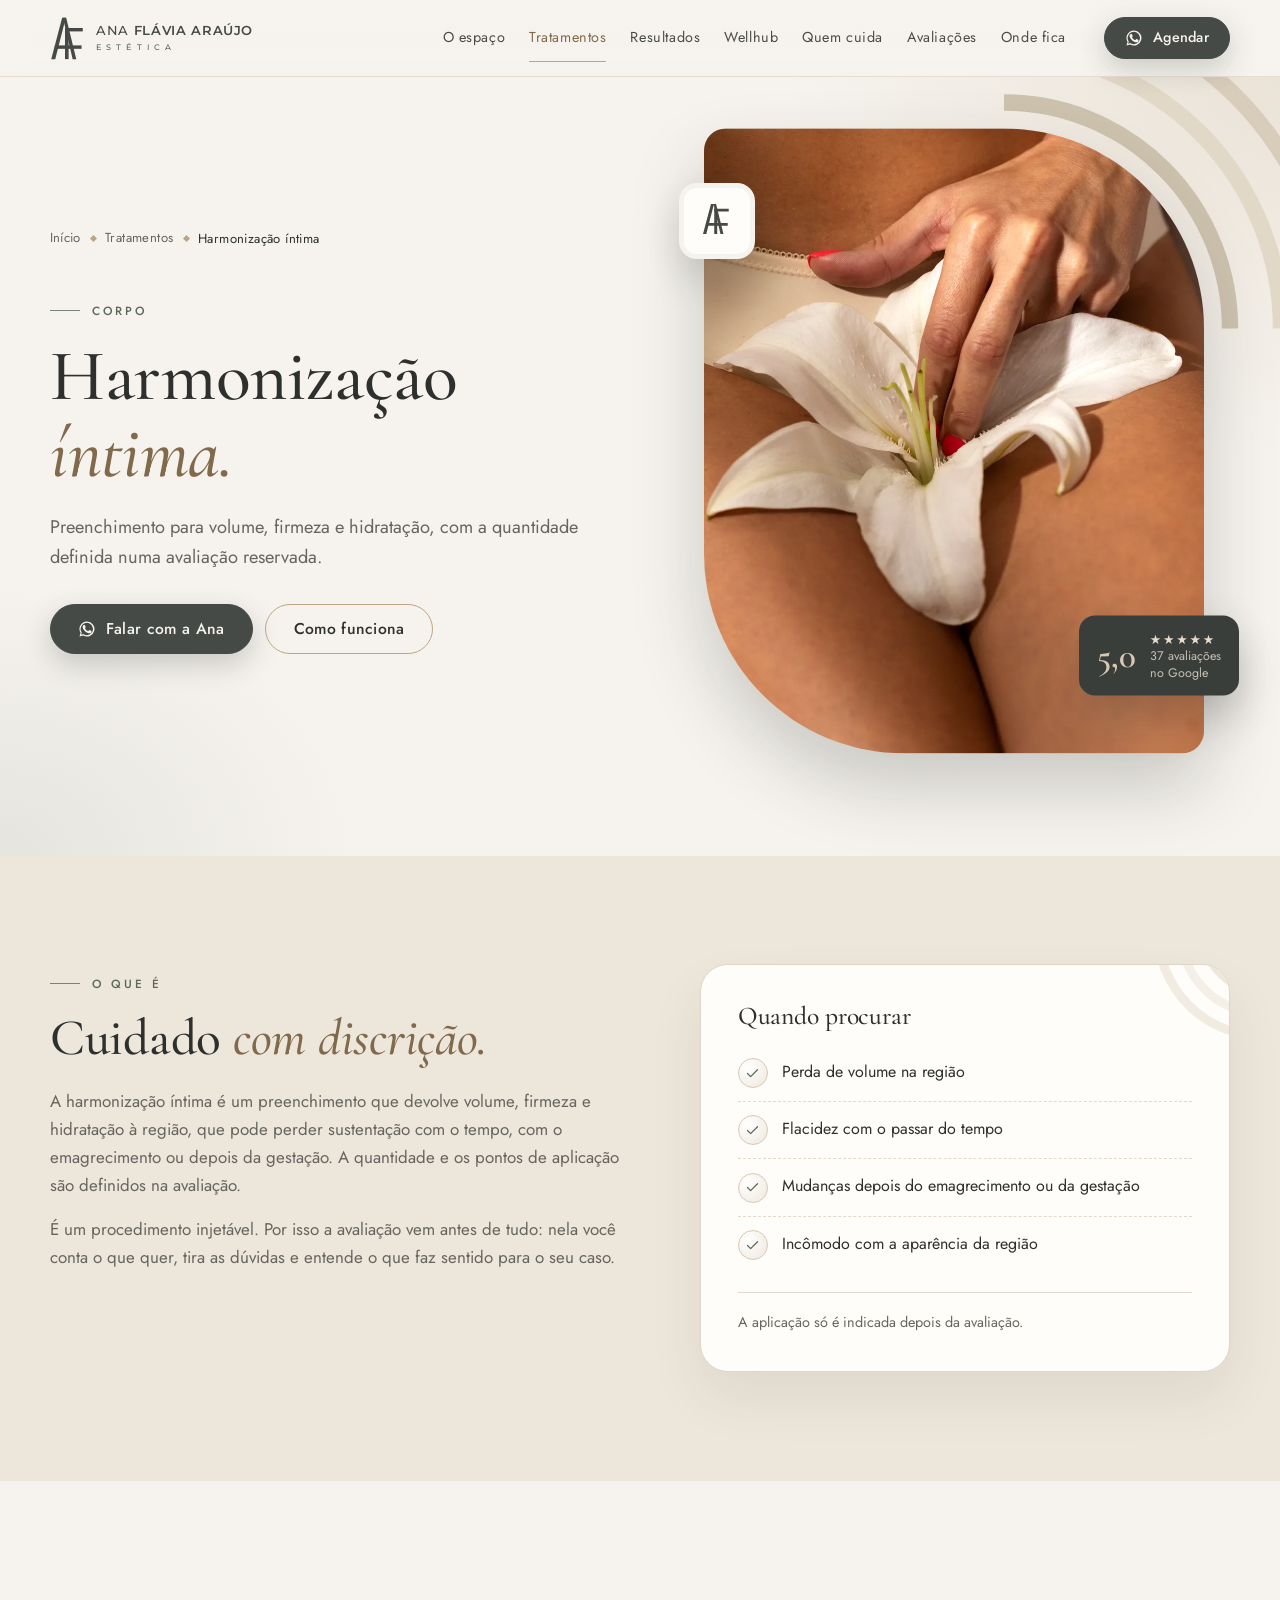
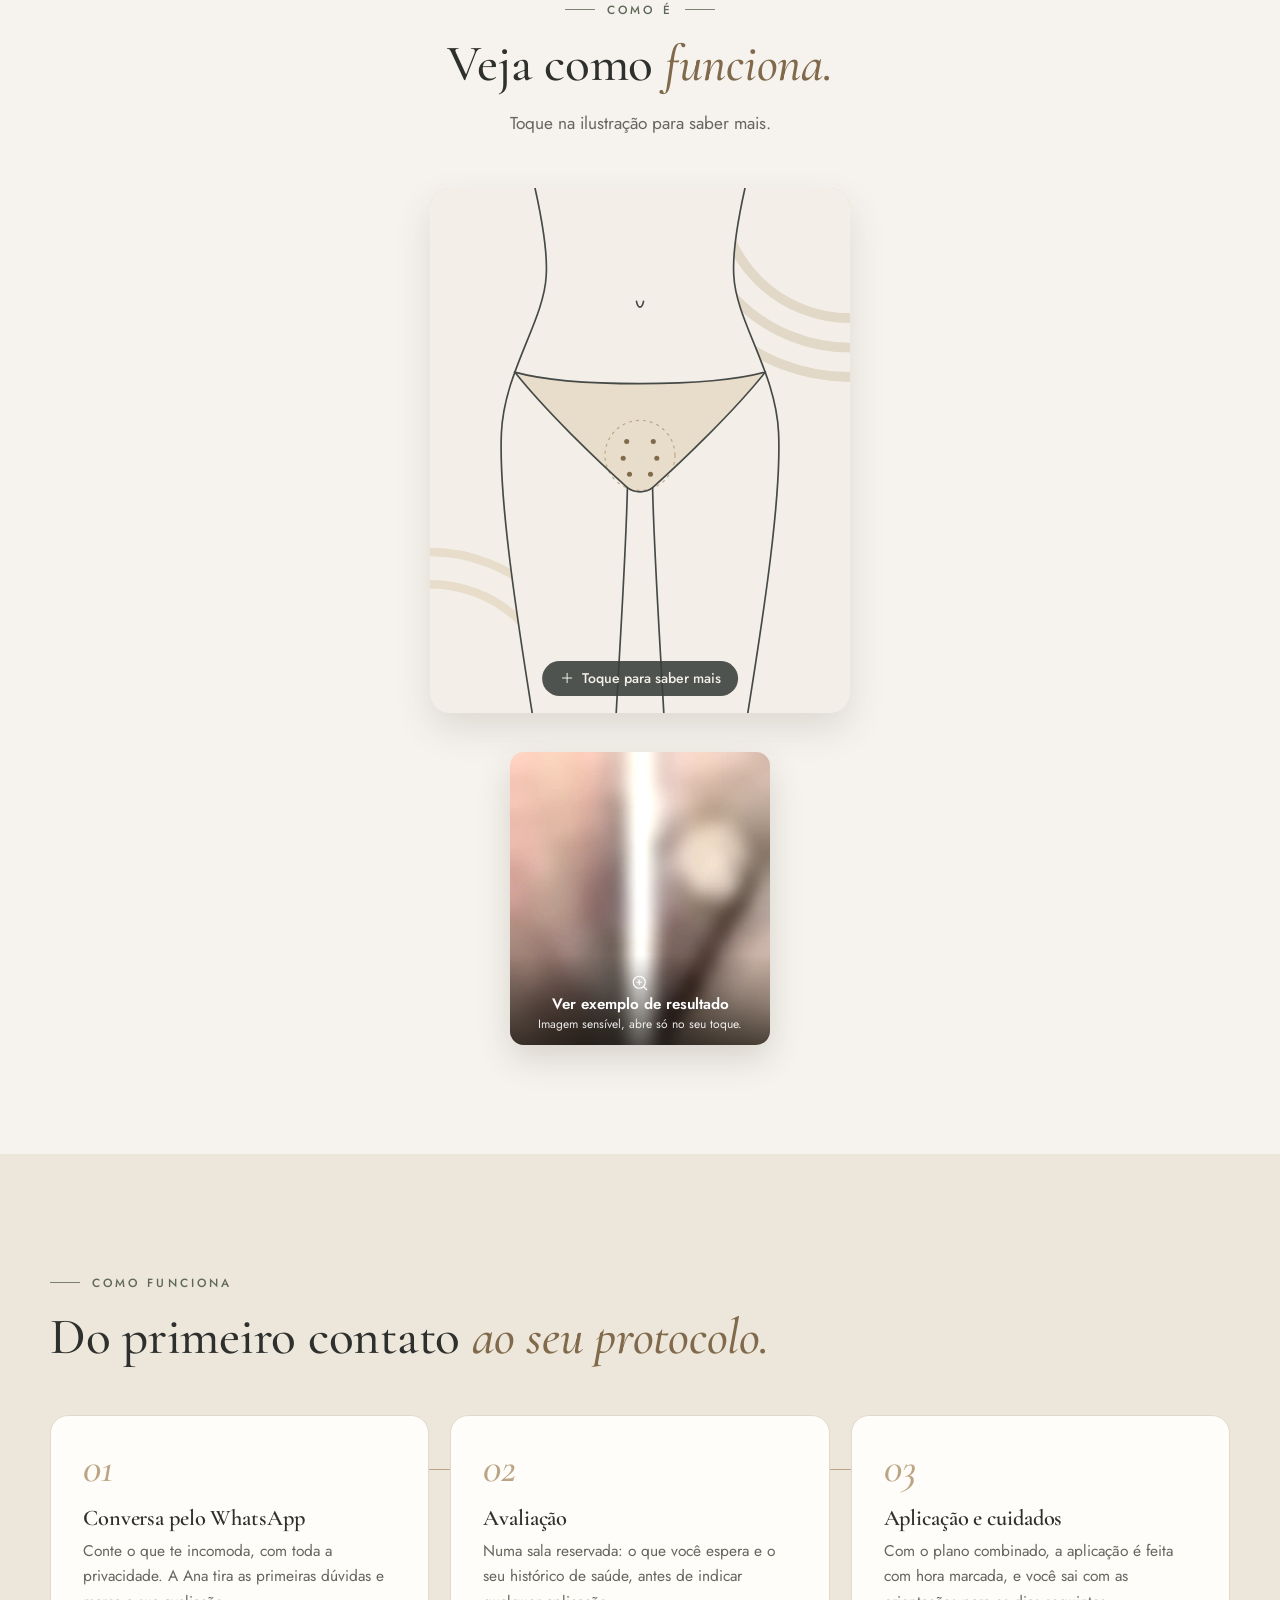
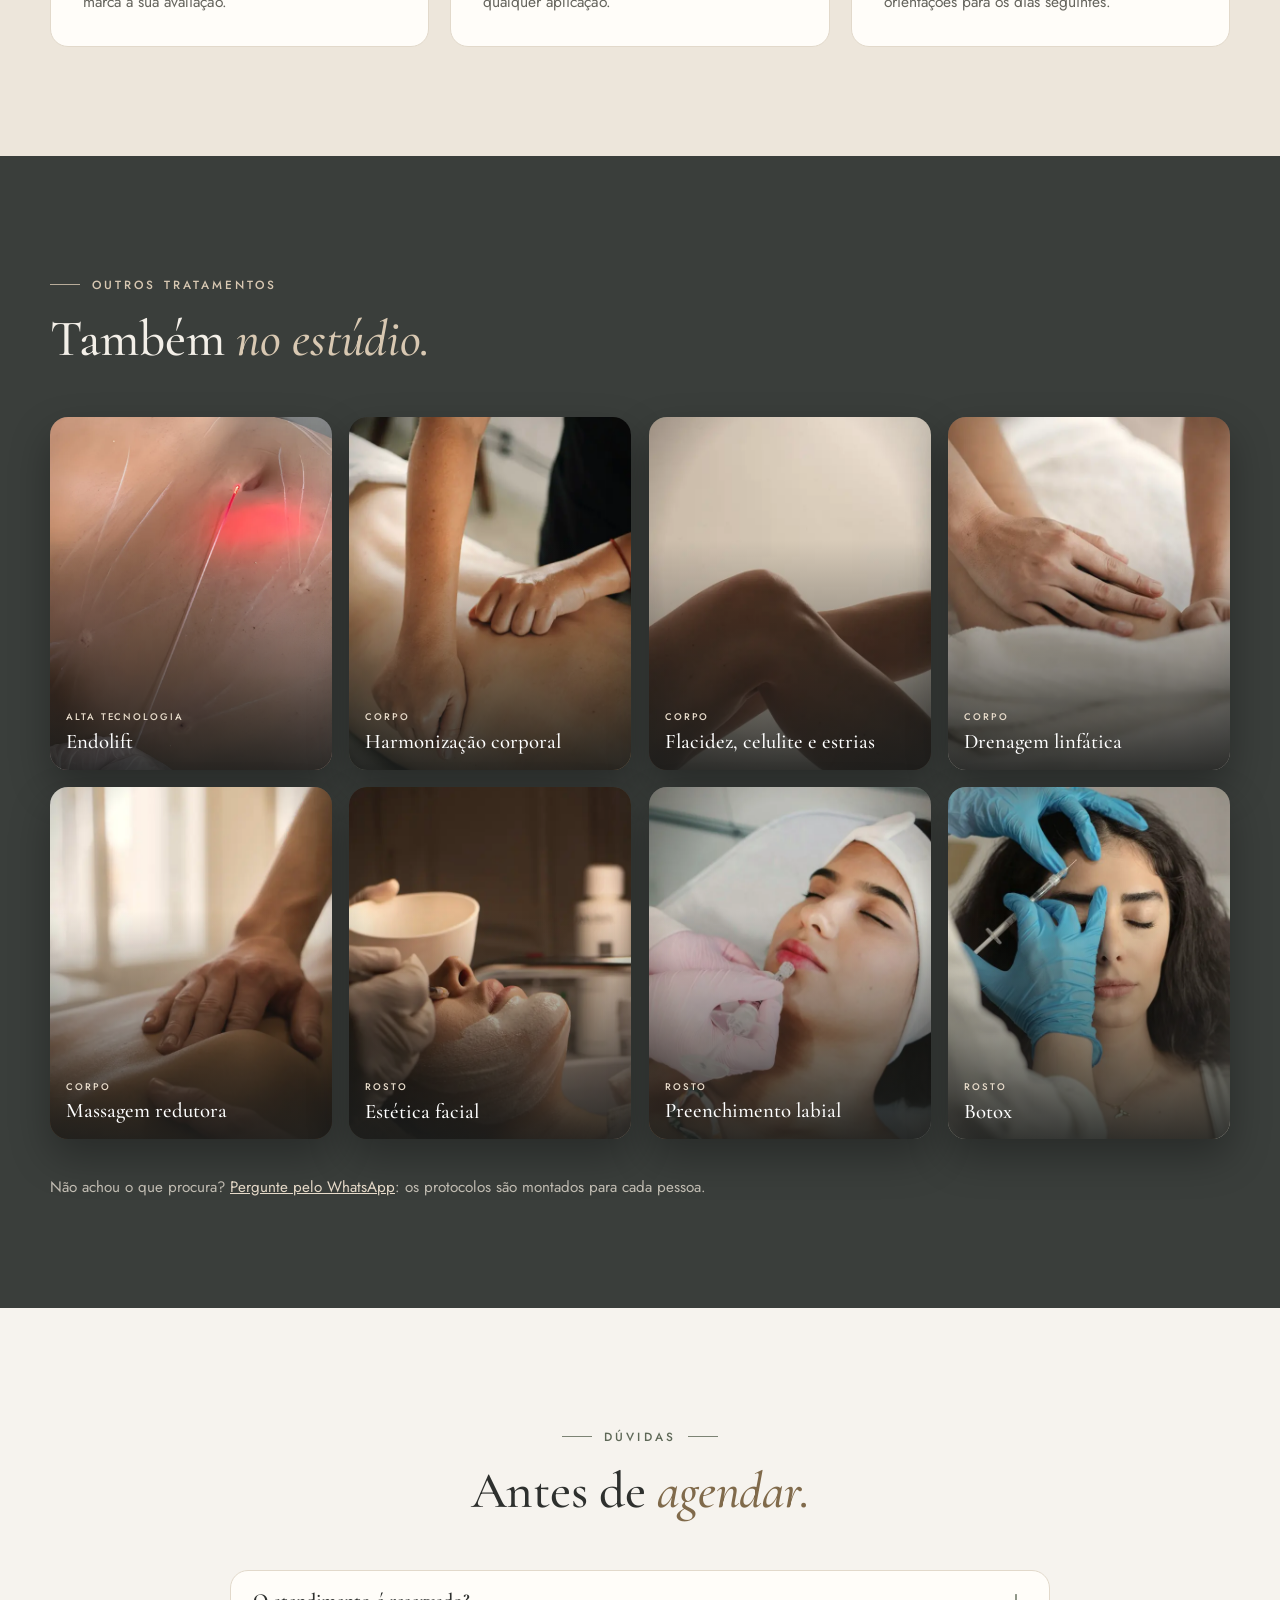
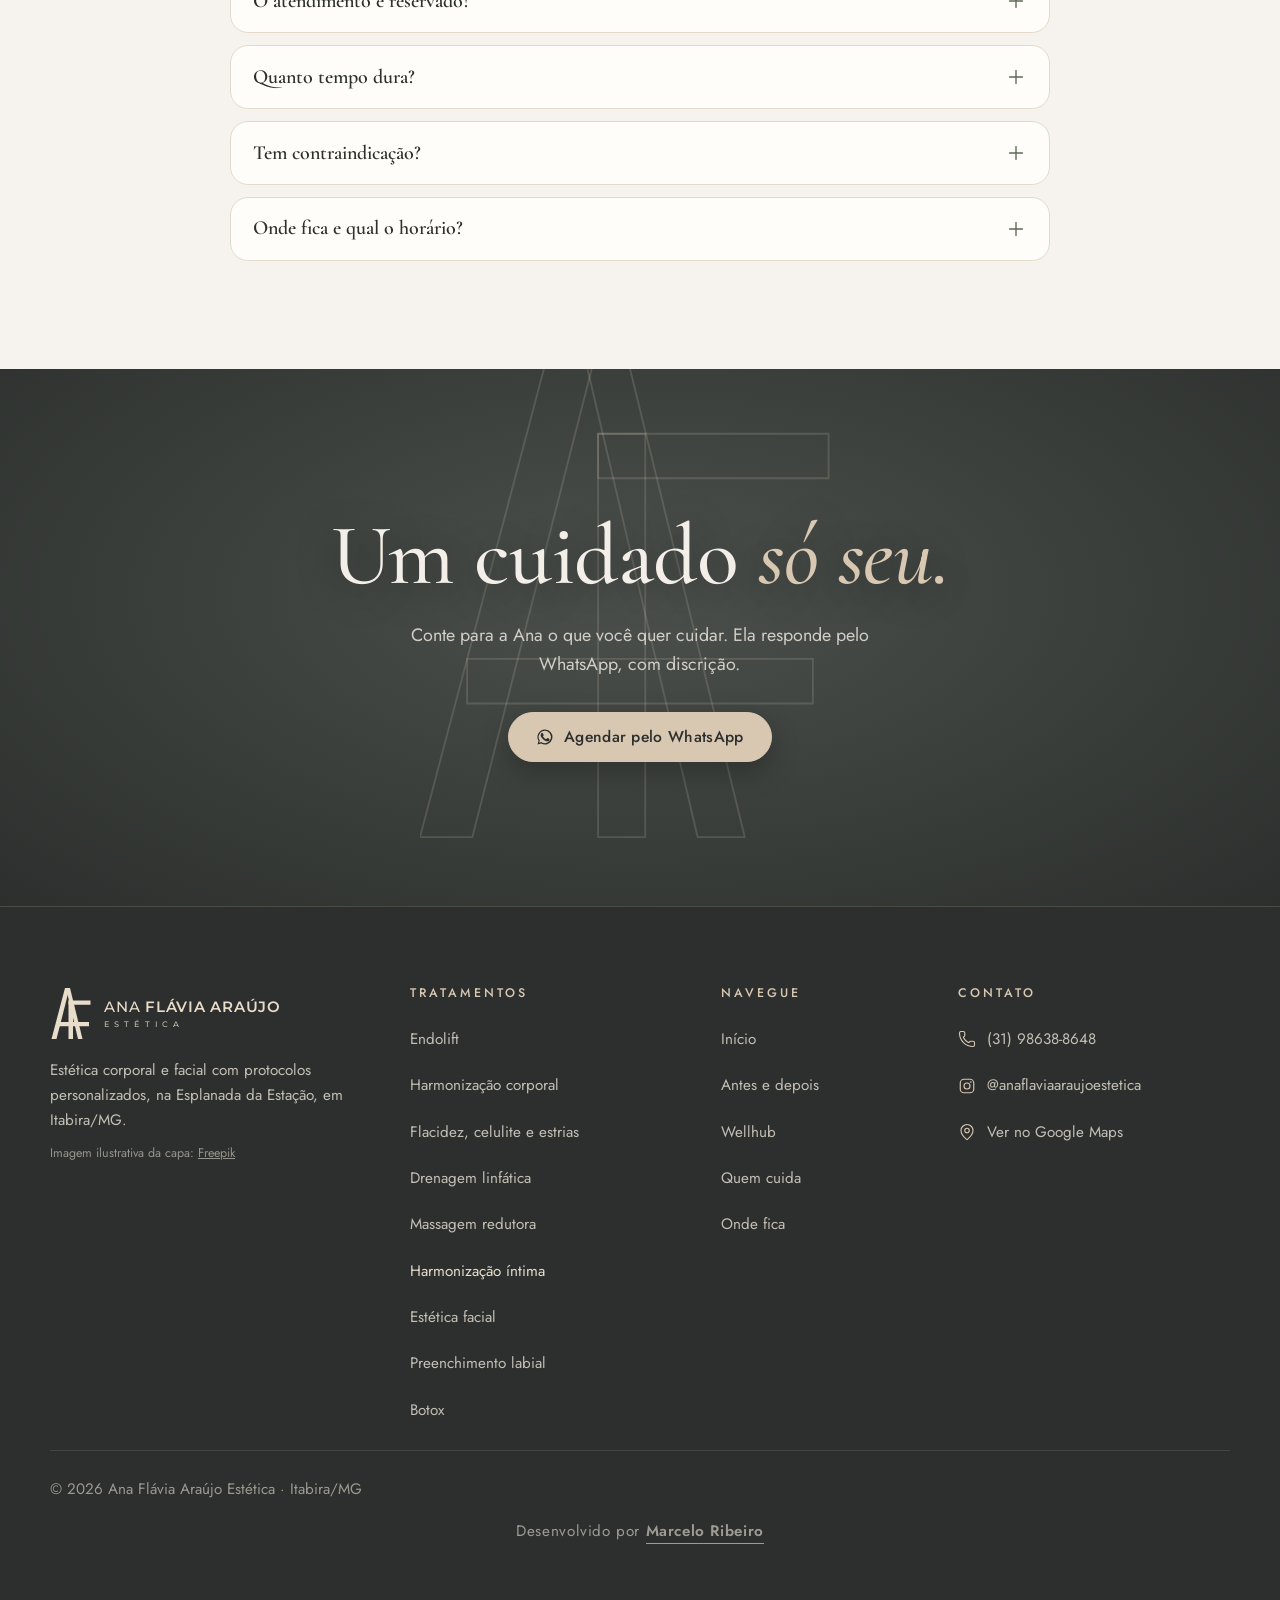
<file: tratamentos/harmonizacao-intima/index.html>
<!doctype html>
<html lang="pt-BR">
<head>
<!-- Google Analytics 4 (27/10/2026): conta os toques no WhatsApp pela medição otimizada -->
<script async src="https://www.googletagmanager.com/gtag/js?id=G-6NPV462FQ9"></script>
<script>
  window.dataLayer = window.dataLayer || [];
  function gtag(){dataLayer.push(arguments);}
  gtag('js', new Date());
  gtag('config', 'G-6NPV462FQ9');
</script>
<!-- Microsoft Clarity (27/10/2026): gravação das visitas e mapa de calor -->
<script type="text/javascript">
  (function(c,l,a,r,i,t,y){
    c[a]=c[a]||function(){(c[a].q=c[a].q||[]).push(arguments)};
    t=l.createElement(r);t.async=1;t.src="https://www.clarity.ms/tag/"+i;
    y=l.getElementsByTagName(r)[0];y.parentNode.insertBefore(t,y);
  })(window, document, "clarity", "script", "z4cx9zowdm");
</script>
<meta charset="utf-8">
<meta name="viewport" content="width=device-width, initial-scale=1">
<script>(function(d){d.className+=" js";try{if(!matchMedia("(prefers-reduced-motion: reduce)").matches)d.className+=" entra-pt"}catch(e){}})(document.documentElement);</script>
<title>Harmonização íntima em Itabira/MG | Ana Flávia Araújo Estética</title>
<meta name="robots" content="noimageindex">
<meta name="description" content="Harmonização íntima em Itabira: preenchimento para volume, firmeza e hidratação, sempre com avaliação reservada. Esplanada da Estação.">
<meta name="theme-color" content="#F6F3EE">
<!-- canonical no GitHub Pages enquanto ela nao tiver dominio proprio -->
<link rel="canonical" href="https://anaflaviaaraujoestetica.com.br/tratamentos/harmonizacao-intima/">
<meta property="og:type" content="website">
<meta property="og:locale" content="pt_BR">
<meta property="og:site_name" content="Ana Flávia Araújo Estética">
<meta property="og:title" content="Harmonização íntima | Ana Flávia Araújo Estética, Itabira/MG">
<meta property="og:description" content="Volume, firmeza e hidratação, com avaliação reservada antes de qualquer aplicação.">
<meta property="og:url" content="https://anaflaviaaraujoestetica.com.br/tratamentos/harmonizacao-intima/">
<meta property="og:image" content="https://anaflaviaaraujoestetica.com.br/assets/img/og-capa.jpg">
<meta property="og:image:width" content="1200">
<meta property="og:image:height" content="630">
<meta name="twitter:card" content="summary_large_image">
<link rel="icon" href="../../favicon.svg" type="image/svg+xml">
<link rel="apple-touch-icon" href="../../apple-touch-icon.png">
<link rel="preconnect" href="https://fonts.googleapis.com">
<link rel="preconnect" href="https://fonts.gstatic.com" crossorigin>
<link rel="stylesheet" href="https://fonts.googleapis.com/css2?family=Cormorant+Garamond:ital,wght@0,500;0,600;1,500&family=Jost:wght@400;500;600&family=Montserrat:wght@500;600&display=swap">
<link rel="stylesheet" href="../../assets/css/tratamento.css">
<link rel="preload" as="image" href="../../assets/img/trat-harmonizacao-intima.webp" fetchpriority="high">
<script type="application/ld+json">
{"@context":"https://schema.org","@graph":[{"@type":"BreadcrumbList","itemListElement":[{"@type":"ListItem","position":1,"name":"Início","item":"https://anaflaviaaraujoestetica.com.br/"},{"@type":"ListItem","position":2,"name":"Tratamentos","item":"https://anaflaviaaraujoestetica.com.br/#tratamentos"},{"@type":"ListItem","position":3,"name":"Harmonização íntima","item":"https://anaflaviaaraujoestetica.com.br/tratamentos/harmonizacao-intima/"}]},{"@type":"Service","name":"Harmonização íntima","serviceType":"Harmonização íntima","description":"Preenchimento para volume, firmeza e hidratação, com a quantidade definida na avaliação.","url":"https://anaflaviaaraujoestetica.com.br/tratamentos/harmonizacao-intima/","areaServed":{"@type":"City","name":"Itabira"},"provider":{"@type":"BeautySalon","name":"Ana Flávia Araújo Estética","url":"https://anaflaviaaraujoestetica.com.br/","telephone":"+55-31-98638-8648","address":{"@type":"PostalAddress","streetAddress":"Rua Suzinha de Sá Martins, 201, loja 5, Esplanada da Estação","addressLocality":"Itabira","addressRegion":"MG","postalCode":"35900-209","addressCountry":"BR"}}}]}
</script>
</head>
<body>
<a class="pular" href="#conteudo">Pular para o conteúdo</a>

<svg width="0" height="0" style="position:absolute" aria-hidden="true" focusable="false">
  <defs>
    <symbol id="af-mono" viewBox="6 26 168 212">
      <path d="M66 30H84L32 234H12Z"/><path d="M70 30H86L136 234H118Z"/><path d="M80 80H98V234H80Z"/><path d="M80 80H168V97H80Z"/><path d="M30 166H162V183H30Z"/>
    </symbol>
  </defs>
  <symbol id="i-pin" viewBox="0 0 24 24"><path d="M20 10c0 4.993-5.539 10.193-7.399 11.799a1 1 0 0 1-1.202 0C9.539 20.193 4 14.993 4 10a8 8 0 0 1 16 0"/><circle cx="12" cy="10" r="3"/></symbol>
  <symbol id="i-relogio" viewBox="0 0 24 24"><circle cx="12" cy="12" r="10"/><path d="M12 6v6l4 2"/></symbol>
  <symbol id="i-calendario" viewBox="0 0 24 24"><path d="M8 2v4"/><path d="M16 2v4"/><rect width="18" height="18" x="3" y="4" rx="2"/><path d="M3 10h18"/><path d="m9 16 2 2 4-4"/></symbol>
  <symbol id="i-fone" viewBox="0 0 24 24"><path d="M13.832 16.568a1 1 0 0 0 1.213-.303l.355-.465A2 2 0 0 1 17 15h3a2 2 0 0 1 2 2v3a2 2 0 0 1-2 2A18 18 0 0 1 2 4a2 2 0 0 1 2-2h3a2 2 0 0 1 2 2v3a2 2 0 0 1-.8 1.6l-.468.351a1 1 0 0 0-.292 1.233 14 14 0 0 0 6.392 6.384"/></symbol>
  <symbol id="i-esq" viewBox="0 0 24 24"><path d="m15 18-6-6 6-6"/></symbol>
  <symbol id="i-dir" viewBox="0 0 24 24"><path d="m9 18 6-6-6-6"/></symbol>
  <symbol id="i-x" viewBox="0 0 24 24"><path d="M18 6 6 18"/><path d="m6 6 12 12"/></symbol>
  <symbol id="i-check" viewBox="0 0 24 24"><path d="M20 6 9 17l-5-5"/></symbol>
  <symbol id="i-lupa" viewBox="0 0 24 24"><circle cx="11" cy="11" r="8"/><line x1="21" x2="16.65" y1="21" y2="16.65"/><line x1="11" x2="11" y1="8" y2="14"/><line x1="8" x2="14" y1="11" y2="11"/></symbol>
  <symbol id="i-aspas" viewBox="0 0 24 24"><path d="M16 3a2 2 0 0 0-2 2v6a2 2 0 0 0 2 2 1 1 0 0 1 1 1v1a2 2 0 0 1-2 2 1 1 0 0 0-1 1v2a1 1 0 0 0 1 1 6 6 0 0 0 6-6V5a2 2 0 0 0-2-2z"/><path d="M5 3a2 2 0 0 0-2 2v6a2 2 0 0 0 2 2 1 1 0 0 1 1 1v1a2 2 0 0 1-2 2 1 1 0 0 0-1 1v2a1 1 0 0 0 1 1 6 6 0 0 0 6-6V5a2 2 0 0 0-2-2z"/></symbol>
  <symbol id="i-seta" viewBox="0 0 24 24"><path d="M7 7h10v10"/><path d="M7 17 17 7"/></symbol>
  <symbol id="i-mais" viewBox="0 0 24 24"><path d="M5 12h14"/><path d="M12 5v14"/></symbol>
  <symbol id="i-haltere" viewBox="0 0 24 24"><path d="M17.596 12.768a2 2 0 1 0 2.829-2.829l-1.768-1.767a2 2 0 0 0 2.828-2.829l-2.828-2.828a2 2 0 0 0-2.829 2.828l-1.767-1.768a2 2 0 1 0-2.829 2.829z"/><path d="m2.5 21.5 1.4-1.4"/><path d="m20.1 3.9 1.4-1.4"/><path d="M5.343 21.485a2 2 0 1 0 2.829-2.828l1.767 1.768a2 2 0 1 0 2.829-2.829l-6.364-6.364a2 2 0 1 0-2.829 2.829l1.768 1.767a2 2 0 0 0-2.828 2.829z"/><path d="m9.6 14.4 4.8-4.8"/></symbol>
  <symbol id="i-zap" viewBox="0 0 24 24"><path d="M17.5 14.4c-.3-.2-1.7-.9-2-1-.3-.1-.5-.2-.7.1s-.8 1-.9 1.2c-.2.2-.3.2-.6.1-.3-.2-1.2-.5-2.3-1.4-.9-.8-1.4-1.7-1.6-2-.2-.3 0-.5.1-.6.1-.1.3-.3.4-.5.1-.2.2-.3.3-.5 0-.2 0-.4 0-.5 0-.2-.7-1.6-.9-2.2-.2-.5-.5-.5-.7-.5h-.6c-.2 0-.5.1-.8.4-.3.3-1 1-1 2.5s1.1 2.9 1.2 3.1c.1.2 2.1 3.2 5 4.4.7.3 1.2.5 1.7.6.7.2 1.3.2 1.8.1.6-.1 1.7-.7 1.9-1.4.2-.7.2-1.2.2-1.4-.1-.1-.3-.2-.6-.3ZM12 2a10 10 0 0 0-8.6 15.1L2 22l5-1.3A10 10 0 1 0 12 2Zm0 18.2c-1.6 0-3.2-.4-4.5-1.2l-.3-.2-3 .8.8-2.9-.2-.3A8.2 8.2 0 1 1 12 20.2Z" fill="currentColor" stroke="none"/></symbol>
  <symbol id="i-insta" viewBox="0 0 24 24"><rect x="3" y="3" width="18" height="18" rx="5"/><circle cx="12" cy="12" r="4"/><circle cx="17.2" cy="6.8" r="1.1" fill="currentColor" stroke="none"/></symbol>
  <symbol id="i-play" viewBox="0 0 24 24"><path d="M5 5a2 2 0 0 1 3.008-1.728l11.997 6.998a2 2 0 0 1 .003 3.458l-12 7A2 2 0 0 1 5 19z"/></symbol>
</svg>

<header class="topo">
  <div class="env topo__linha">
    <a class="marca" href="../../" aria-label="Ana Flávia Araújo Estética, página inicial">
      <svg class="marca__mono" aria-hidden="true"><use href="#af-mono"/></svg>
      <span class="marca__texto">
        <span class="marca__nome"><span>ANA</span> FLÁVIA ARAÚJO</span>
        <span class="marca__sub">ESTÉTICA</span>
      </span>
    </a>
    <nav class="menu" aria-label="Seções">
      <a href="../../#espaco">O espaço</a>
      <a class="ativo" href="../../#tratamentos">Tratamentos</a>
      <a href="../../#resultados">Resultados</a>
      <a href="../../#wellhub">Wellhub</a>
      <a href="../../#quem-cuida">Quem cuida</a>
      <a href="../../#avaliacoes">Avaliações</a>
      <a href="../../#onde">Onde fica</a>
    </nav>
    <a class="btn topo__cta" href="https://wa.me/5531986388648?text=Ol%C3%A1!%20Vim%20pelo%20site%20e%20quero%20saber%20mais%20sobre%20harmoniza%C3%A7%C3%A3o%20%C3%ADntima." target="_blank" rel="noopener"><svg class="btn__ico" aria-hidden="true"><use href="#i-zap"/></svg>Agendar</a>
  </div>
</header>

<main id="conteudo">

<!-- ===== topo da pagina =====
     Foto do UNSPLASH (licenca livre), NAO e do estudio: o texto nunca diz que e ela. Trocar pela foto real quando chegar. -->
<section class="pt" aria-labelledby="titulo">
  <div class="env">
    <div class="pt__grade">
      <div class="pt__texto">
        <ol class="trilha"><li><a href="../../">Início</a></li><li><a href="../../#tratamentos">Tratamentos</a></li><li aria-current="page">Harmonização íntima</li></ol>
        <span class="olho">Corpo</span>
        <h1 id="titulo">Harmonização <em>íntima.</em></h1>
        <p class="pt__lead">Preenchimento para volume, firmeza e hidratação, com a quantidade definida numa avaliação reservada.</p>
        <div class="acoes">
          <a class="btn" href="https://wa.me/5531986388648?text=Ol%C3%A1!%20Vim%20pelo%20site%20e%20quero%20saber%20mais%20sobre%20harmoniza%C3%A7%C3%A3o%20%C3%ADntima." target="_blank" rel="noopener"><svg class="btn__ico" aria-hidden="true"><use href="#i-zap"/></svg>Falar com a Ana</a>
          <a class="btn btn--linha" href="#como">Como funciona</a>
        </div>
      </div>
      <figure class="pt__foto" data-px-pai>
        <svg class="pt__arcos" viewBox="0 0 200 200" aria-hidden="true">
          <path pathLength="1" stroke="#D8CDBB" stroke-width="13" d="M20 200A180 180 0 0 1 200 20"/>
          <path pathLength="1" stroke="#E2D8C8" stroke-width="13" d="M48 200A152 152 0 0 1 200 48"/>
          <path pathLength="1" stroke="#CDC2AE" stroke-width="13" d="M76 200A124 124 0 0 1 200 76"/>
        </svg>
        <div class="pt__moldura" data-px="-0.04"><img src="../../assets/img/trat-harmonizacao-intima.webp" width="600" height="750" fetchpriority="high" decoding="async" alt="Mão segurando um lírio branco sobre a calcinha (imagem ilustrativa)"></div>
        <span class="pt__mono" data-px="0.1" aria-hidden="true"><svg viewBox="6 26 168 212"><use href="#af-mono"/></svg></span>
        <span class="pt__selo" data-px="0.16"><strong>5,0</strong><span><span class="estrelas" aria-hidden="true">★★★★★</span>37 avaliações<br>no Google</span></span>
      </figure>
    </div>
  </div>
</section>

<!-- ===== o que e ===== -->
<section class="secao secao--areia" id="sobre">
  <div class="env sobre">
    <div class="sobre__texto" data-rev>
      <span class="olho">O que é</span>
      <h2>Cuidado <em>com discrição.</em></h2>
      <p>A harmonização íntima é um preenchimento que devolve volume, firmeza e hidratação à região, que pode perder sustentação com o tempo, com o emagrecimento ou depois da gestação. A quantidade e os pontos de aplicação são definidos na avaliação.</p>
      <p>É um procedimento injetável. Por isso a avaliação vem antes de tudo: nela você conta o que quer, tira as dúvidas e entende o que faz sentido para o seu caso.</p>
    </div>
    <aside class="cartao" data-rev aria-labelledby="t-quando">
      <svg class="cartao__arcos" viewBox="0 0 200 200" aria-hidden="true">
        <path stroke="#F1EBE1" stroke-width="12" d="M60 0A140 140 0 0 0 200 140"/>
        <path stroke="#F4EFE7" stroke-width="12" d="M90 0A110 110 0 0 0 200 110"/>
        <path stroke="#EEE7DB" stroke-width="12" d="M120 0A80 80 0 0 0 200 80"/>
      </svg>
      <h3 id="t-quando">Quando procurar</h3>
      <ul class="lista">
        <li><span class="lista__ic"><svg class="i" aria-hidden="true"><use href="#i-check"/></svg></span>Perda de volume na região</li>
        <li><span class="lista__ic"><svg class="i" aria-hidden="true"><use href="#i-check"/></svg></span>Flacidez com o passar do tempo</li>
        <li><span class="lista__ic"><svg class="i" aria-hidden="true"><use href="#i-check"/></svg></span>Mudanças depois do emagrecimento ou da gestação</li>
        <li><span class="lista__ic"><svg class="i" aria-hidden="true"><use href="#i-check"/></svg></span>Incômodo com a aparência da região</li>
      </ul>
      <p class="cartao__nota">A aplicação só é indicada depois da avaliação.</p>
    </aside>
  </div>
</section>

<!-- ===== ILUSTRACAO: o toque mostra o contato ao lado =====
     Sem foto real (decisao dele, 19/10/2026: a foto de exemplo saiu do site). A ilustracao e
     vetor feito a mao. Sem JS, o convite ja aparece; com JS, ele entra quando a pessoa toca. -->
<section class="secao secao--creme" id="galeria">
  <div class="env">
    <div class="cabeca cabeca--centro">
      <span class="olho">Como é</span>
      <h2>Veja como <em>funciona.</em></h2>
      <p class="chamada">Toque na ilustração para saber mais.</p>
    </div>
    <div class="intimo" data-intimo>
      <button class="intimo__ilustra" type="button" aria-expanded="false" aria-controls="intimo-mais" data-intimo-btn>
        <img src="../../assets/img/ilustracao-harmonizacao-intima.svg" width="600" height="750" loading="lazy" decoding="async" alt="Ilustração de uma silhueta do quadril às coxas, de calcinha, com os pontos de aplicação marcados">
        <span class="intimo__toque"><svg class="i" aria-hidden="true"><use href="#i-mais"/></svg>Toque para saber mais</span>
      </button>
      <div class="intimo__lado" id="intimo-mais">
        <h3>Quer saber mais?</h3>
        <p>Entre em contato com a Ana. Ela explica como funciona, tira as suas dúvidas e marca a sua avaliação, com toda a discrição.</p>
        <a class="btn" href="https://wa.me/5531986388648?text=Ol%C3%A1!%20Vim%20pelo%20site%20e%20quero%20saber%20mais%20sobre%20harmoniza%C3%A7%C3%A3o%20%C3%ADntima." target="_blank" rel="noopener"><svg class="btn__ico" aria-hidden="true"><use href="#i-zap"/></svg>Falar com a Ana</a>
      </div>
    </div>
    <!-- Foto real da cliente (autorizada pela Ana, 12/11/2026). Regra: a miniatura e borrada, a foto
         de verdade mora em assets/img/restrito/ (Disallow no robots.txt, noimageindex na pagina) e so
         carrega no clique, pelo data-luz. Nunca por no src de um <img>. -->
    <div class="intimo-ex">
      <a class="intimo-ex__btn" href="../../assets/img/restrito/intimo-antes-depois.webp" data-luz data-legenda="Antes e logo depois, foto de uma cliente da Ana. Resultados variam de pessoa para pessoa.">
        <img src="../../assets/img/intimo-borrado.webp" width="1000" height="1129" loading="lazy" decoding="async" alt="">
        <span class="intimo-ex__txt"><svg class="i" aria-hidden="true"><use href="#i-lupa"/></svg>Ver exemplo de resultado<small>Imagem sensível, abre só no seu toque.</small></span>
      </a>
    </div>
  </div>
</section>

<!-- ===== como funciona ===== -->
<section class="secao secao--areia" id="como">
  <div class="env">
    <div class="cabeca">
      <span class="olho">Como funciona</span>
      <h2>Do primeiro contato <em>ao seu protocolo.</em></h2>
    </div>
    <ol class="passos">
      <li class="passo" data-rev><span class="passo__n" aria-hidden="true">01</span><h3>Conversa pelo WhatsApp</h3><p>Conte o que te incomoda, com toda a privacidade. A Ana tira as primeiras dúvidas e marca a sua avaliação.</p></li>
      <li class="passo" data-rev><span class="passo__n" aria-hidden="true">02</span><h3>Avaliação</h3><p>Numa sala reservada: o que você espera e o seu histórico de saúde, antes de indicar qualquer aplicação.</p></li>
      <li class="passo" data-rev><span class="passo__n" aria-hidden="true">03</span><h3>Aplicação e cuidados</h3><p>Com o plano combinado, a aplicação é feita com hora marcada, e você sai com as orientações para os dias seguintes.</p></li>
    </ol>
  </div>
</section>

<!-- ===== outros tratamentos ===== -->
<section class="secao secao--grafite" id="outros">
  <div class="env">
    <div class="cabeca">
      <span class="olho">Outros tratamentos</span>
      <h2>Também <em>no estúdio.</em></h2>
    </div>
    <ul class="outros">
      <li><a class="outro" href="../endolift/"><img src="../../assets/img/trat-endolift.webp" width="600" height="800" loading="lazy" decoding="async" alt=""><small>Alta tecnologia</small><b>Endolift</b></a></li>
      <li><a class="outro" href="../harmonizacao-corporal/"><img src="../../assets/img/trat-corporal.webp" width="600" height="800" loading="lazy" decoding="async" alt=""><small>Corpo</small><b>Harmonização corporal</b></a></li>
      <li><a class="outro" href="../flacidez-celulite-estrias/"><img src="../../assets/img/trat-flacidez.webp" width="600" height="800" loading="lazy" decoding="async" alt=""><small>Corpo</small><b>Flacidez, celulite e estrias</b></a></li>
      <li><a class="outro" href="../drenagem-linfatica/"><img src="../../assets/img/trat-drenagem.webp" width="600" height="800" loading="lazy" decoding="async" alt=""><small>Corpo</small><b>Drenagem linfática</b></a></li>
      <li><a class="outro" href="../massagem-redutora/"><img src="../../assets/img/trat-massagem.webp" width="600" height="800" loading="lazy" decoding="async" alt=""><small>Corpo</small><b>Massagem redutora</b></a></li>
      <li><a class="outro" href="../estetica-facial/"><img src="../../assets/img/trat-facial.webp" width="600" height="800" loading="lazy" decoding="async" alt=""><small>Rosto</small><b>Estética facial</b></a></li>
      <li><a class="outro" href="../preenchimento-labial/"><img src="../../assets/img/trat-labial.webp" width="600" height="800" loading="lazy" decoding="async" alt=""><small>Rosto</small><b>Preenchimento labial</b></a></li>
      <li><a class="outro" href="../botox/"><img src="../../assets/img/trat-botox.webp" width="600" height="800" loading="lazy" decoding="async" alt=""><small>Rosto</small><b>Botox</b></a></li>
    </ul>
    <p class="outros-volta">Não achou o que procura? <a href="https://wa.me/5531986388648?text=Ol%C3%A1!%20Vim%20pelo%20site%20e%20tenho%20uma%20d%C3%BAvida%20sobre%20os%20tratamentos." target="_blank" rel="noopener">Pergunte pelo WhatsApp</a>: os protocolos são montados para cada pessoa.</p>
  </div>
</section>

<!-- ===== duvidas ===== -->
<section class="secao secao--creme" id="duvidas">
  <div class="env">
    <div class="cabeca cabeca--centro">
      <span class="olho">Dúvidas</span>
      <h2>Antes de <em>agendar.</em></h2>
    </div>
    <div class="faq">
      <details>
        <summary>O atendimento é reservado?<svg class="i" aria-hidden="true"><use href="#i-mais"/></svg></summary>
        <p>Sim. A conversa pelo WhatsApp, a avaliação e a aplicação acontecem com hora marcada, numa sala só para você.</p>
      </details>
      <details>
        <summary>Quanto tempo dura?<svg class="i" aria-hidden="true"><use href="#i-mais"/></svg></summary>
        <p>Varia de pessoa para pessoa e do produto usado. Na avaliação você fica sabendo o que esperar no seu caso.</p>
      </details>
      <details>
        <summary>Tem contraindicação?<svg class="i" aria-hidden="true"><use href="#i-mais"/></svg></summary>
        <p>Tem. Gestantes, lactantes e quem está com alguma infecção ou inflamação na região precisam esperar. Por isso o seu histórico de saúde é conversado na avaliação, antes de qualquer aplicação.</p>
      </details>
      <details>
        <summary>Onde fica e qual o horário?<svg class="i" aria-hidden="true"><use href="#i-mais"/></svg></summary>
        <p>Rua Suzinha de Sá Martins, 201, loja 5, Esplanada da Estação, em Itabira. Segunda das 13h às 19h, terça e quarta das 8h às 19h, quinta das 8h às 18h, sexta das 8h às 19h e sábado das 8h às 13h.</p>
      </details>
    </div>
  </div>
</section>

<!-- ===== faixa final ===== -->
<section class="exp" aria-labelledby="t-final">
  <svg class="exp__mono" viewBox="6 26 168 212" aria-hidden="true"><use href="#af-mono"/></svg>
  <div class="poeira" aria-hidden="true">
    <i style="--x:12%;--y:70%;--d:8s;--a:0s"></i><i style="--x:24%;--y:38%;--t:3px;--d:9s;--a:1.2s"></i>
    <i style="--x:38%;--y:80%;--d:7s;--a:2.4s"></i><i style="--x:62%;--y:26%;--t:5px;--d:10s;--a:.6s"></i>
    <i style="--x:76%;--y:70%;--t:3px;--d:8s;--a:3s"></i><i style="--x:90%;--y:34%;--d:9s;--a:1.8s"></i>
  </div>
  <div class="exp__texto">
    <h2 id="t-final">Um cuidado <em>só seu.</em></h2>
    <p>Conte para a Ana o que você quer cuidar. Ela responde pelo WhatsApp, com discrição.</p>
    <div class="acoes">
      <a class="btn btn--nude" href="https://wa.me/5531986388648?text=Ol%C3%A1!%20Vim%20pelo%20site%20e%20quero%20saber%20mais%20sobre%20harmoniza%C3%A7%C3%A3o%20%C3%ADntima." target="_blank" rel="noopener"><svg class="btn__ico" aria-hidden="true"><use href="#i-zap"/></svg>Agendar pelo WhatsApp</a>
    </div>
  </div>
</section>

</main>

<footer class="rodape">
  <div class="env">
    <div class="rodape__grade">
      <div>
        <a class="marca" href="../../" aria-label="Ana Flávia Araújo Estética, página inicial">
          <svg class="marca__mono" aria-hidden="true"><use href="#af-mono"/></svg>
          <span class="marca__texto"><span class="marca__nome"><span>ANA</span> FLÁVIA ARAÚJO</span><span class="marca__sub">ESTÉTICA</span></span>
        </a>
        <p>Estética corporal e facial com protocolos personalizados, na Esplanada da Estação, em Itabira/MG.</p>
        <!-- Foto da capa (22/10/2026): banco Freepik/Magnific, licença grátis, que EXIGE crédito.
             Original em Fotos e Imagens/tratamentos/harmonizacao-intima-freepik-35022821.jpg -->
        <p style="font-size:.78rem;opacity:.7;margin-top:.6rem">Imagem ilustrativa da capa: <a href="https://www.magnific.com/free-photo/woman-with-beautiful-white-flower-high-angle_35022821.htm" target="_blank" rel="noopener nofollow">Freepik</a></p>
      </div>
      <div>
        <h4>Tratamentos</h4>
        <ul class="rodape__lista">
          <li><a href="../endolift/">Endolift</a></li>
          <li><a href="../harmonizacao-corporal/">Harmonização corporal</a></li>
          <li><a href="../flacidez-celulite-estrias/">Flacidez, celulite e estrias</a></li>
          <li><a href="../drenagem-linfatica/">Drenagem linfática</a></li>
          <li><a href="../massagem-redutora/">Massagem redutora</a></li>
          <li><a href="../harmonizacao-intima/" aria-current="page">Harmonização íntima</a></li>
          <li><a href="../estetica-facial/">Estética facial</a></li>
          <li><a href="../preenchimento-labial/">Preenchimento labial</a></li>
          <li><a href="../botox/">Botox</a></li>
        </ul>
      </div>
      <div>
        <h4>Navegue</h4>
        <ul class="rodape__lista">
          <li><a href="../../">Início</a></li>
          <li><a href="../../#resultados">Antes e depois</a></li>
          <li><a href="../../#wellhub">Wellhub</a></li>
          <li><a href="../../#quem-cuida">Quem cuida</a></li>
          <li><a href="../../#onde">Onde fica</a></li>
        </ul>
      </div>
      <div>
        <h4>Contato</h4>
        <ul class="rodape__lista">
          <li><a href="https://wa.me/5531986388648" target="_blank" rel="noopener"><svg class="i" aria-hidden="true"><use href="#i-fone"/></svg>(31) 98638-8648</a></li>
          <li><a href="https://www.instagram.com/anaflaviaaraujoestetica/" target="_blank" rel="noopener"><svg class="i" aria-hidden="true"><use href="#i-insta"/></svg>@anaflaviaaraujoestetica</a></li>
          <li><a href="https://maps.app.goo.gl/82mXfYD8dSqdEhQh6" target="_blank" rel="noopener"><svg class="i" aria-hidden="true"><use href="#i-pin"/></svg>Ver no Google Maps</a></li>
        </ul>
      </div>
    </div>
    <p class="rodape__fim">© 2026 Ana Flávia Araújo Estética · Itabira/MG</p>
    <p class="assinatura">Desenvolvido por <a href="https://marcel0gs.github.io/marcelo-ribeiro-digital/" target="_blank" rel="noopener">Marcelo Ribeiro</a></p>
  </div>
</footer>

<a class="zap" href="https://wa.me/5531986388648?text=Ol%C3%A1!%20Vim%20pelo%20site%20e%20quero%20saber%20mais%20sobre%20harmoniza%C3%A7%C3%A3o%20%C3%ADntima." target="_blank" rel="noopener" aria-label="Falar com a Ana">
  <svg aria-hidden="true" viewBox="0 0 24 24"><use href="#i-zap"/></svg><span>Agendar</span>
</a>

<script src="../../assets/js/tratamento.js" defer></script>
</body>
</html>
</file>
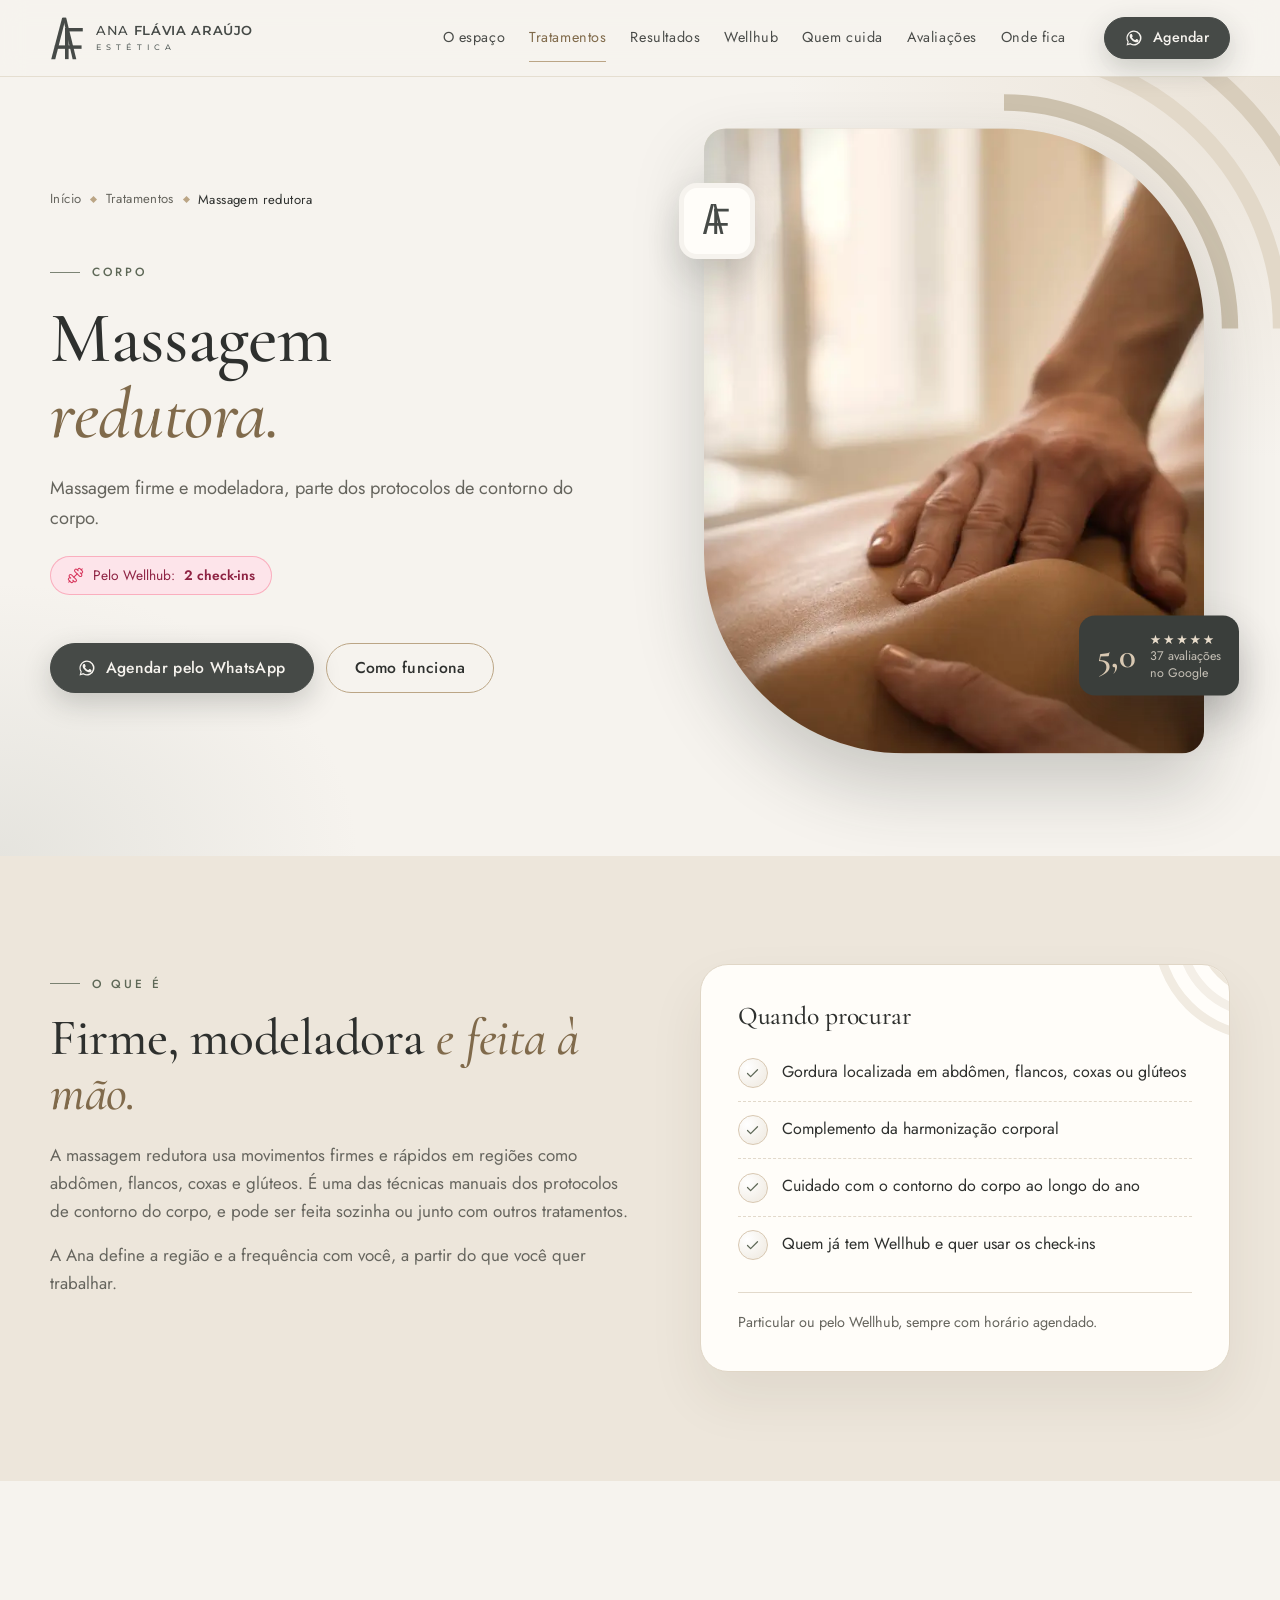
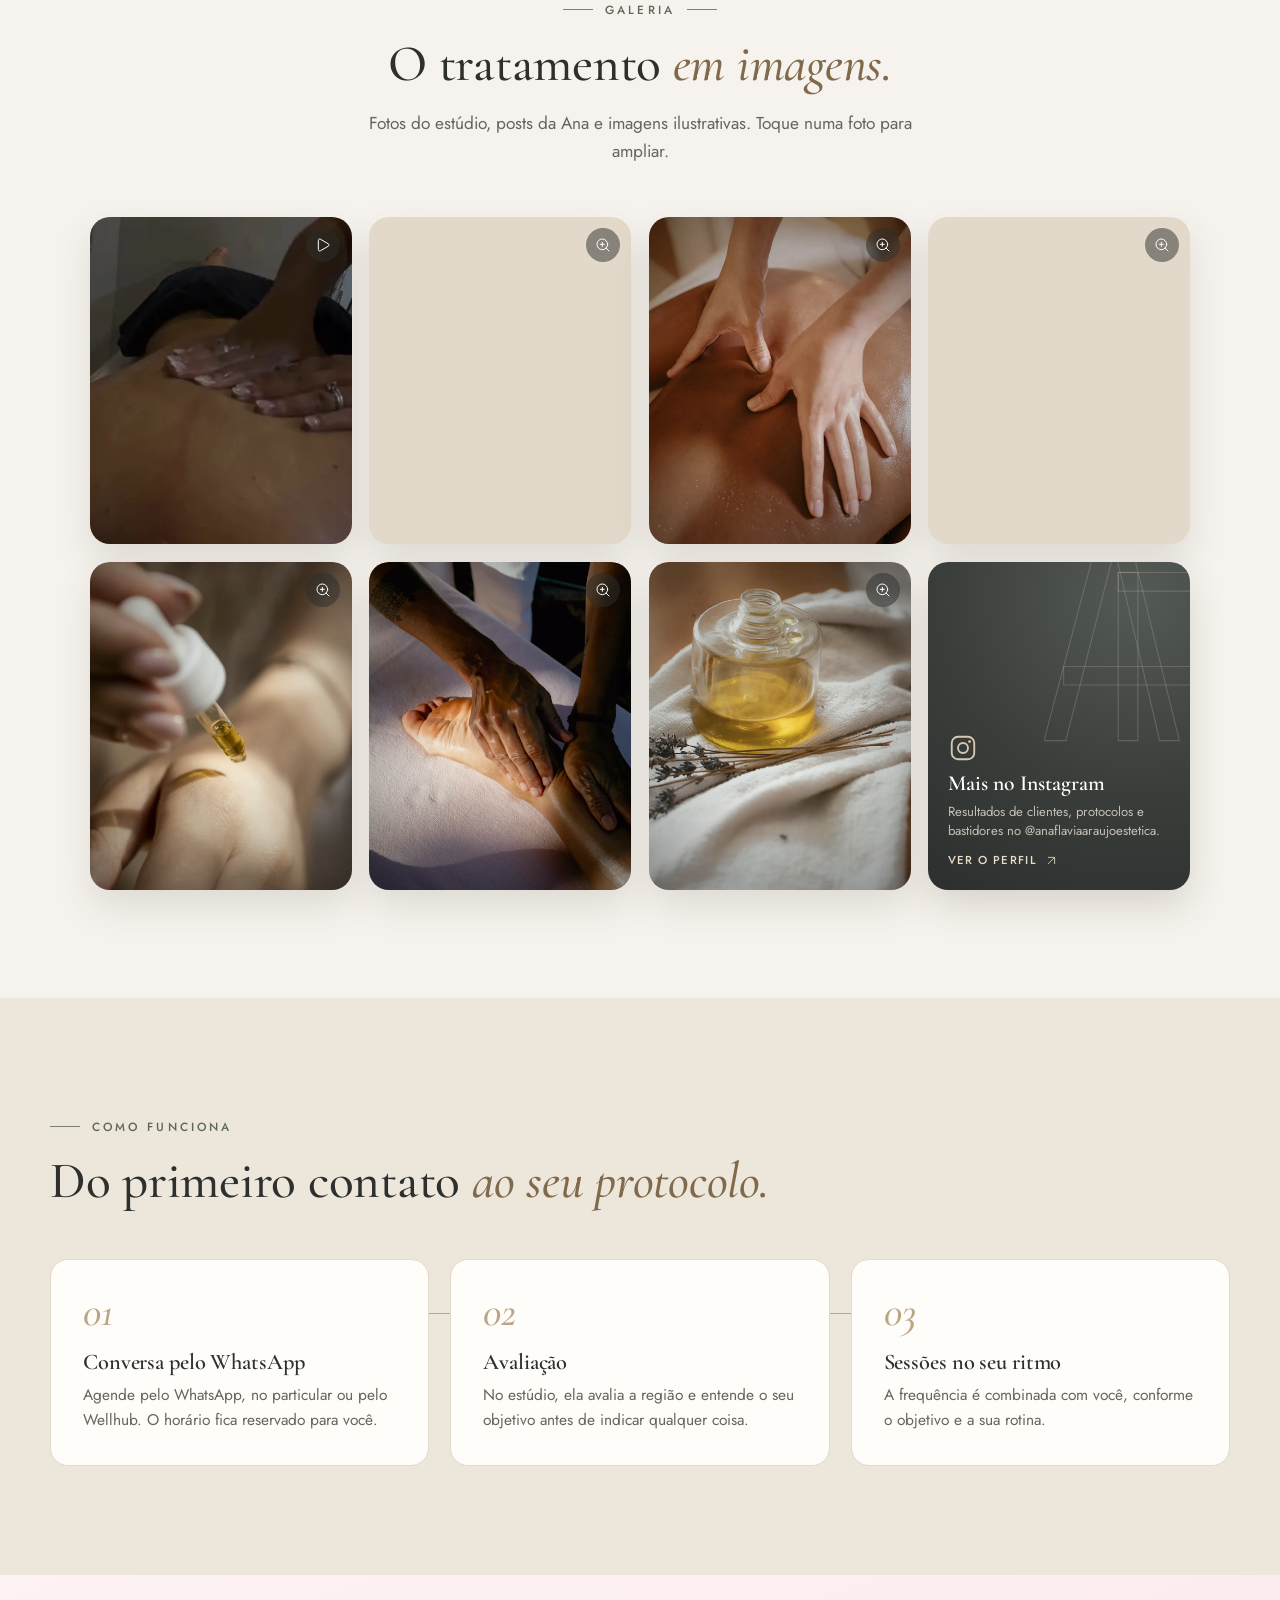
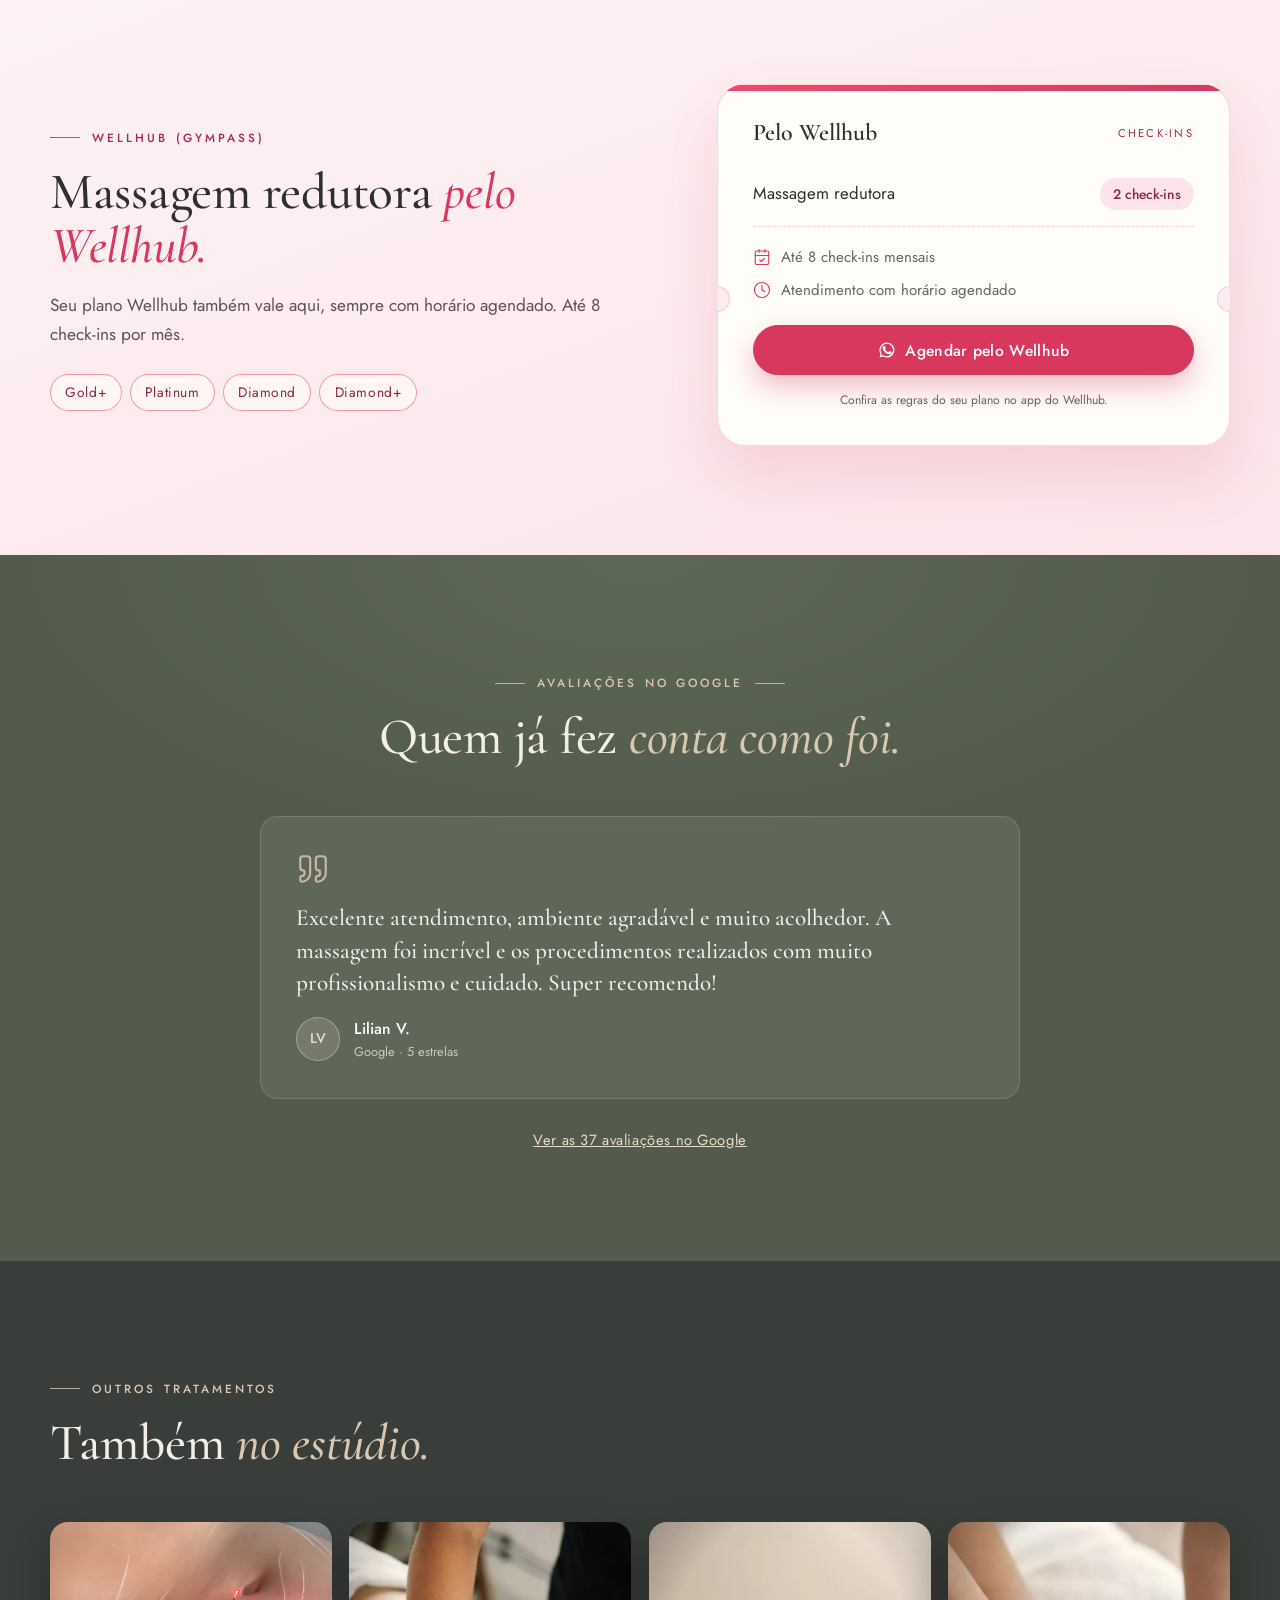
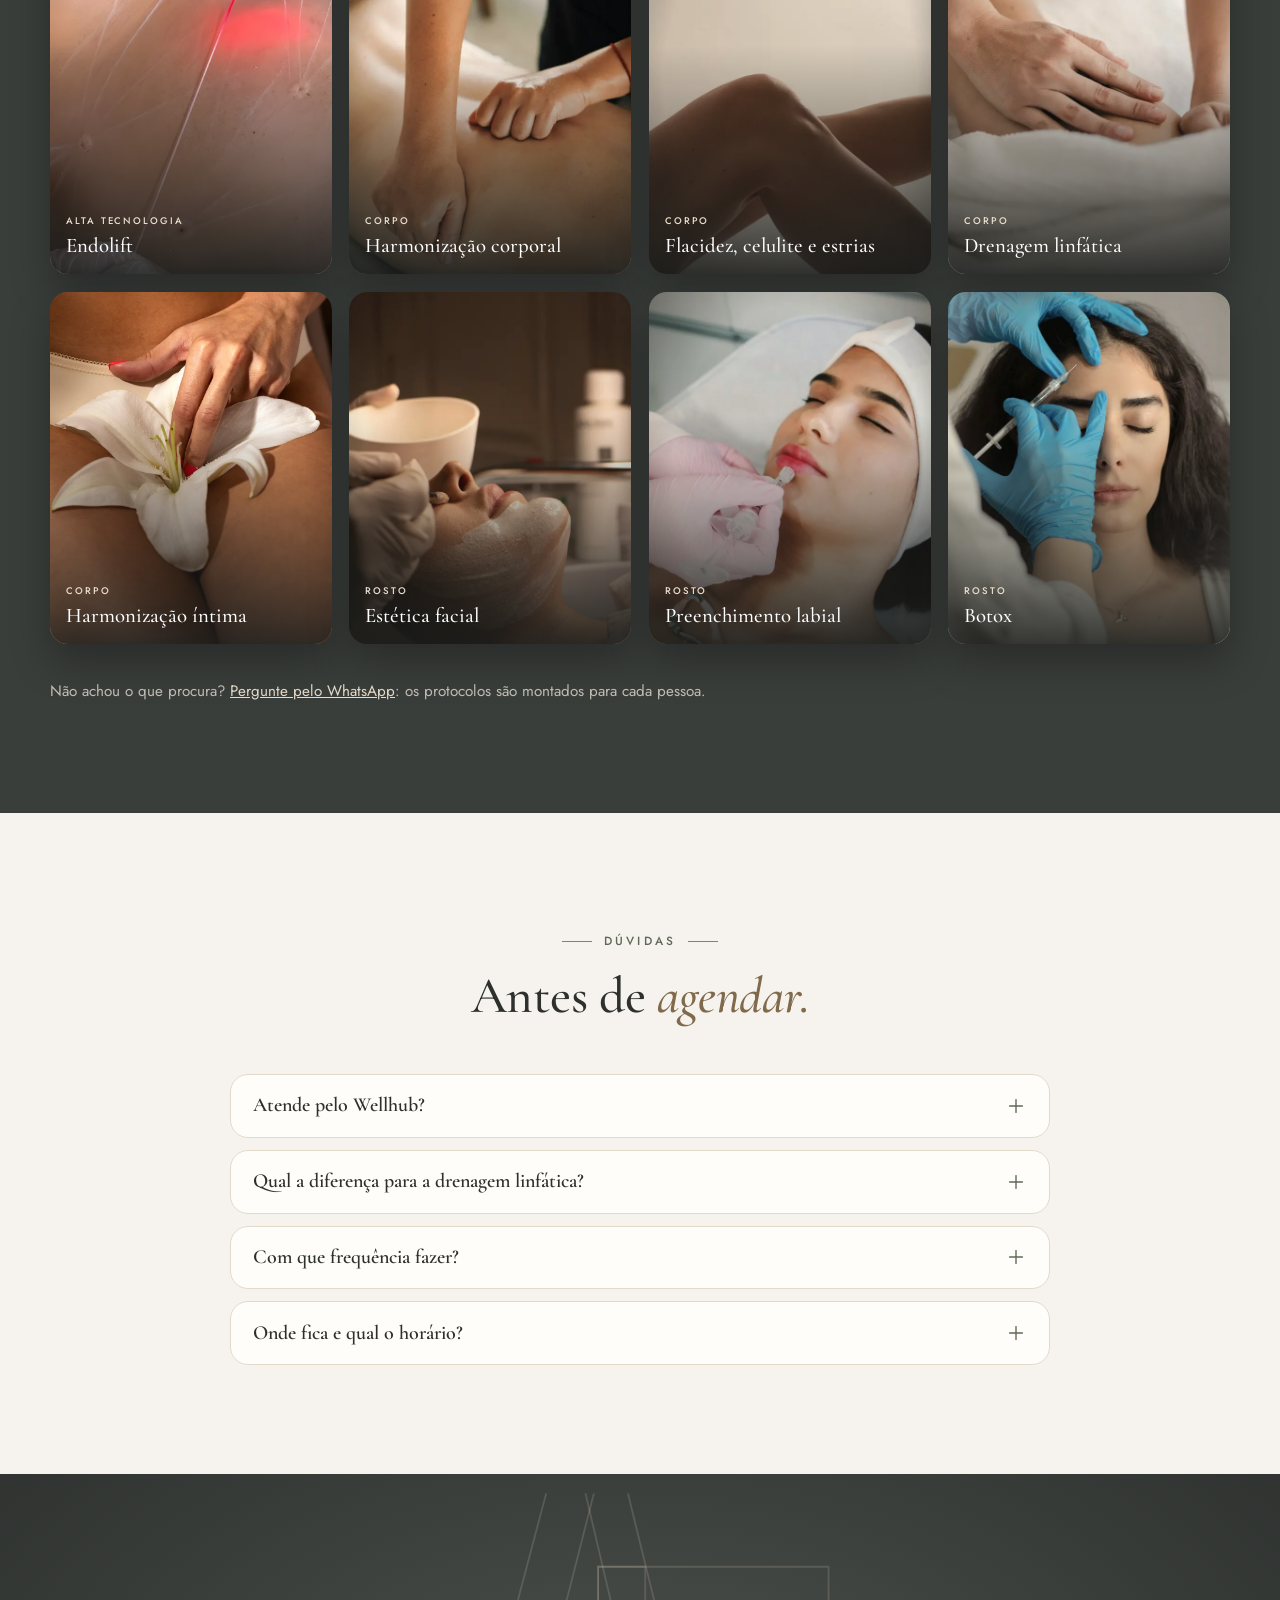
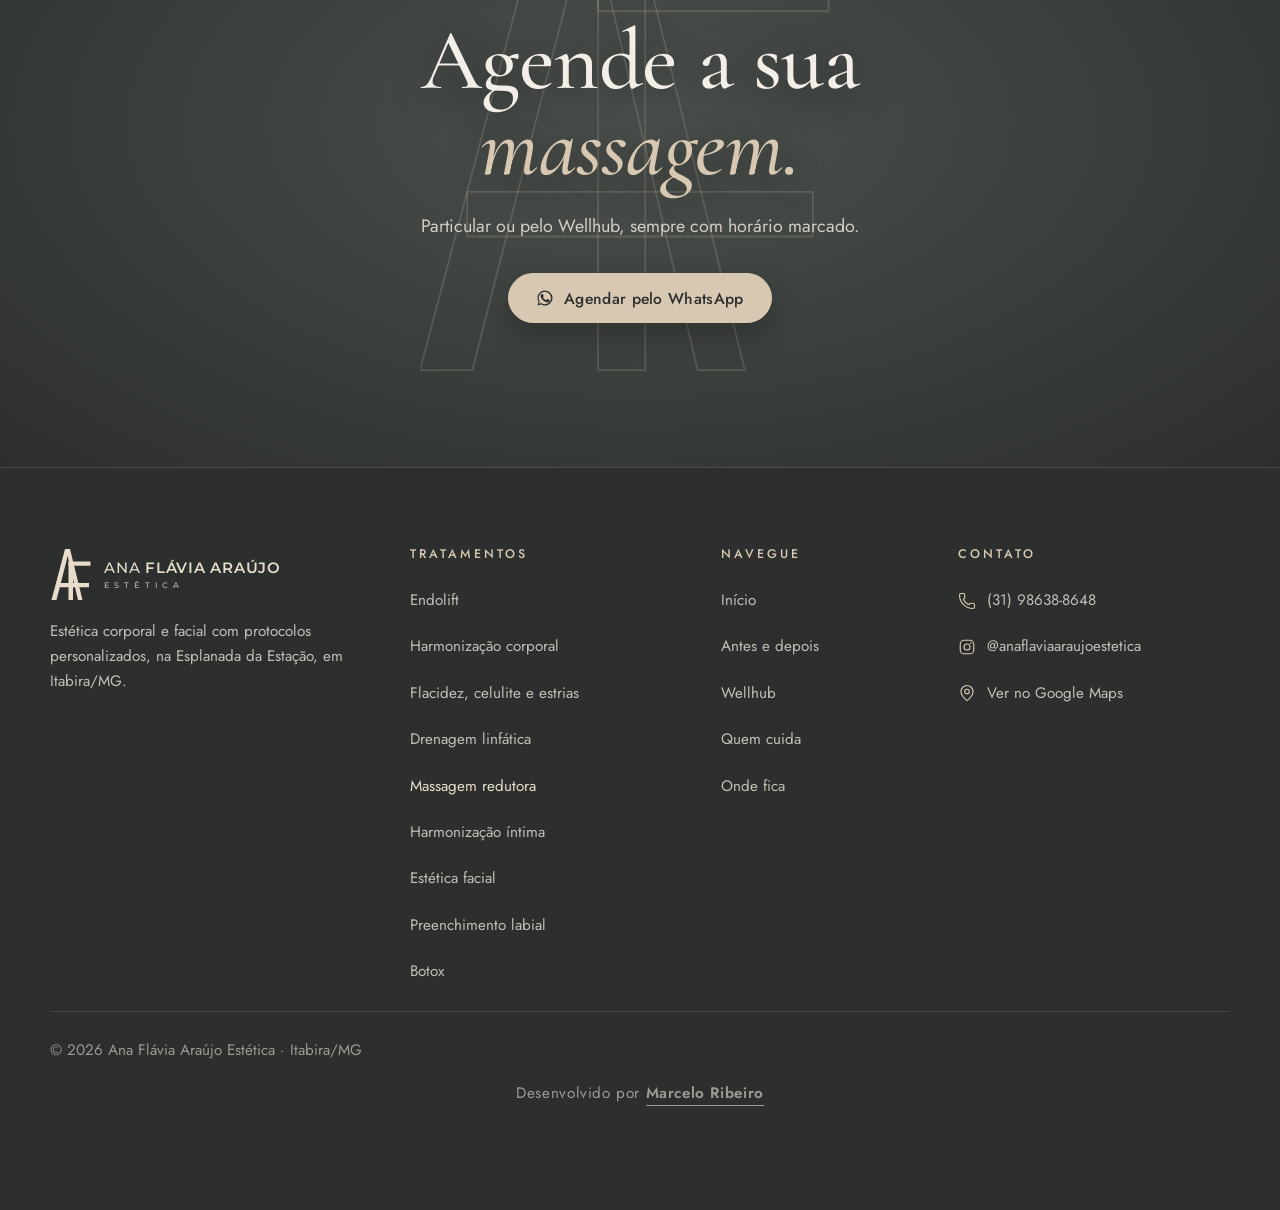
<file: tratamentos/massagem-redutora/index.html>
<!doctype html>
<html lang="pt-BR">
<head>
<!-- Google Analytics 4 (27/10/2026): conta os toques no WhatsApp pela medição otimizada -->
<script async src="https://www.googletagmanager.com/gtag/js?id=G-6NPV462FQ9"></script>
<script>
  window.dataLayer = window.dataLayer || [];
  function gtag(){dataLayer.push(arguments);}
  gtag('js', new Date());
  gtag('config', 'G-6NPV462FQ9');
</script>
<!-- Microsoft Clarity (27/10/2026): gravação das visitas e mapa de calor -->
<script type="text/javascript">
  (function(c,l,a,r,i,t,y){
    c[a]=c[a]||function(){(c[a].q=c[a].q||[]).push(arguments)};
    t=l.createElement(r);t.async=1;t.src="https://www.clarity.ms/tag/"+i;
    y=l.getElementsByTagName(r)[0];y.parentNode.insertBefore(t,y);
  })(window, document, "clarity", "script", "z4cx9zowdm");
</script>
<meta charset="utf-8">
<meta name="viewport" content="width=device-width, initial-scale=1">
<script>(function(d){d.className+=" js";try{if(!matchMedia("(prefers-reduced-motion: reduce)").matches)d.className+=" entra-pt"}catch(e){}})(document.documentElement);</script>
<title>Massagem redutora em Itabira/MG | Ana Flávia Araújo Estética</title>
<meta name="description" content="Massagem redutora em Itabira, também pelo Wellhub (Gympass): massagem firme e modeladora, parte dos protocolos de contorno do corpo. Esplanada da Estação.">
<meta name="theme-color" content="#F6F3EE">
<!-- canonical no GitHub Pages enquanto ela nao tiver dominio proprio -->
<link rel="canonical" href="https://anaflaviaaraujoestetica.com.br/tratamentos/massagem-redutora/">
<meta property="og:type" content="website">
<meta property="og:locale" content="pt_BR">
<meta property="og:site_name" content="Ana Flávia Araújo Estética">
<meta property="og:title" content="Massagem redutora | Ana Flávia Araújo Estética, Itabira/MG">
<meta property="og:description" content="Massagem firme e modeladora, parte dos protocolos de contorno do corpo. Também pelo Wellhub.">
<meta property="og:url" content="https://anaflaviaaraujoestetica.com.br/tratamentos/massagem-redutora/">
<meta property="og:image" content="https://anaflaviaaraujoestetica.com.br/assets/img/og-capa.jpg">
<meta property="og:image:width" content="1200">
<meta property="og:image:height" content="630">
<meta name="twitter:card" content="summary_large_image">
<link rel="icon" href="../../favicon.svg" type="image/svg+xml">
<link rel="apple-touch-icon" href="../../apple-touch-icon.png">
<link rel="preconnect" href="https://fonts.googleapis.com">
<link rel="preconnect" href="https://fonts.gstatic.com" crossorigin>
<link rel="stylesheet" href="https://fonts.googleapis.com/css2?family=Cormorant+Garamond:ital,wght@0,500;0,600;1,500&family=Jost:wght@400;500;600&family=Montserrat:wght@500;600&display=swap">
<link rel="stylesheet" href="../../assets/css/tratamento.css">
<link rel="preload" as="image" href="../../assets/img/trat-massagem.webp" fetchpriority="high">
<script type="application/ld+json">
{"@context":"https://schema.org","@graph":[{"@type":"BreadcrumbList","itemListElement":[{"@type":"ListItem","position":1,"name":"Início","item":"https://anaflaviaaraujoestetica.com.br/"},{"@type":"ListItem","position":2,"name":"Tratamentos","item":"https://anaflaviaaraujoestetica.com.br/#tratamentos"},{"@type":"ListItem","position":3,"name":"Massagem redutora","item":"https://anaflaviaaraujoestetica.com.br/tratamentos/massagem-redutora/"}]},{"@type":"Service","name":"Massagem redutora","serviceType":"Massagem redutora","description":"Massagem firme e modeladora, parte dos protocolos de contorno do corpo. Também pelo Wellhub.","url":"https://anaflaviaaraujoestetica.com.br/tratamentos/massagem-redutora/","areaServed":{"@type":"City","name":"Itabira"},"provider":{"@type":"BeautySalon","name":"Ana Flávia Araújo Estética","url":"https://anaflaviaaraujoestetica.com.br/","telephone":"+55-31-98638-8648","address":{"@type":"PostalAddress","streetAddress":"Rua Suzinha de Sá Martins, 201, loja 5, Esplanada da Estação","addressLocality":"Itabira","addressRegion":"MG","postalCode":"35900-209","addressCountry":"BR"}}}]}
</script>
</head>
<body>
<a class="pular" href="#conteudo">Pular para o conteúdo</a>

<svg width="0" height="0" style="position:absolute" aria-hidden="true" focusable="false">
  <defs>
    <symbol id="af-mono" viewBox="6 26 168 212">
      <path d="M66 30H84L32 234H12Z"/><path d="M70 30H86L136 234H118Z"/><path d="M80 80H98V234H80Z"/><path d="M80 80H168V97H80Z"/><path d="M30 166H162V183H30Z"/>
    </symbol>
  </defs>
  <symbol id="i-pin" viewBox="0 0 24 24"><path d="M20 10c0 4.993-5.539 10.193-7.399 11.799a1 1 0 0 1-1.202 0C9.539 20.193 4 14.993 4 10a8 8 0 0 1 16 0"/><circle cx="12" cy="10" r="3"/></symbol>
  <symbol id="i-relogio" viewBox="0 0 24 24"><circle cx="12" cy="12" r="10"/><path d="M12 6v6l4 2"/></symbol>
  <symbol id="i-calendario" viewBox="0 0 24 24"><path d="M8 2v4"/><path d="M16 2v4"/><rect width="18" height="18" x="3" y="4" rx="2"/><path d="M3 10h18"/><path d="m9 16 2 2 4-4"/></symbol>
  <symbol id="i-fone" viewBox="0 0 24 24"><path d="M13.832 16.568a1 1 0 0 0 1.213-.303l.355-.465A2 2 0 0 1 17 15h3a2 2 0 0 1 2 2v3a2 2 0 0 1-2 2A18 18 0 0 1 2 4a2 2 0 0 1 2-2h3a2 2 0 0 1 2 2v3a2 2 0 0 1-.8 1.6l-.468.351a1 1 0 0 0-.292 1.233 14 14 0 0 0 6.392 6.384"/></symbol>
  <symbol id="i-esq" viewBox="0 0 24 24"><path d="m15 18-6-6 6-6"/></symbol>
  <symbol id="i-dir" viewBox="0 0 24 24"><path d="m9 18 6-6-6-6"/></symbol>
  <symbol id="i-x" viewBox="0 0 24 24"><path d="M18 6 6 18"/><path d="m6 6 12 12"/></symbol>
  <symbol id="i-check" viewBox="0 0 24 24"><path d="M20 6 9 17l-5-5"/></symbol>
  <symbol id="i-lupa" viewBox="0 0 24 24"><circle cx="11" cy="11" r="8"/><line x1="21" x2="16.65" y1="21" y2="16.65"/><line x1="11" x2="11" y1="8" y2="14"/><line x1="8" x2="14" y1="11" y2="11"/></symbol>
  <symbol id="i-aspas" viewBox="0 0 24 24"><path d="M16 3a2 2 0 0 0-2 2v6a2 2 0 0 0 2 2 1 1 0 0 1 1 1v1a2 2 0 0 1-2 2 1 1 0 0 0-1 1v2a1 1 0 0 0 1 1 6 6 0 0 0 6-6V5a2 2 0 0 0-2-2z"/><path d="M5 3a2 2 0 0 0-2 2v6a2 2 0 0 0 2 2 1 1 0 0 1 1 1v1a2 2 0 0 1-2 2 1 1 0 0 0-1 1v2a1 1 0 0 0 1 1 6 6 0 0 0 6-6V5a2 2 0 0 0-2-2z"/></symbol>
  <symbol id="i-seta" viewBox="0 0 24 24"><path d="M7 7h10v10"/><path d="M7 17 17 7"/></symbol>
  <symbol id="i-mais" viewBox="0 0 24 24"><path d="M5 12h14"/><path d="M12 5v14"/></symbol>
  <symbol id="i-haltere" viewBox="0 0 24 24"><path d="M17.596 12.768a2 2 0 1 0 2.829-2.829l-1.768-1.767a2 2 0 0 0 2.828-2.829l-2.828-2.828a2 2 0 0 0-2.829 2.828l-1.767-1.768a2 2 0 1 0-2.829 2.829z"/><path d="m2.5 21.5 1.4-1.4"/><path d="m20.1 3.9 1.4-1.4"/><path d="M5.343 21.485a2 2 0 1 0 2.829-2.828l1.767 1.768a2 2 0 1 0 2.829-2.829l-6.364-6.364a2 2 0 1 0-2.829 2.829l1.768 1.767a2 2 0 0 0-2.828 2.829z"/><path d="m9.6 14.4 4.8-4.8"/></symbol>
  <symbol id="i-zap" viewBox="0 0 24 24"><path d="M17.5 14.4c-.3-.2-1.7-.9-2-1-.3-.1-.5-.2-.7.1s-.8 1-.9 1.2c-.2.2-.3.2-.6.1-.3-.2-1.2-.5-2.3-1.4-.9-.8-1.4-1.7-1.6-2-.2-.3 0-.5.1-.6.1-.1.3-.3.4-.5.1-.2.2-.3.3-.5 0-.2 0-.4 0-.5 0-.2-.7-1.6-.9-2.2-.2-.5-.5-.5-.7-.5h-.6c-.2 0-.5.1-.8.4-.3.3-1 1-1 2.5s1.1 2.9 1.2 3.1c.1.2 2.1 3.2 5 4.4.7.3 1.2.5 1.7.6.7.2 1.3.2 1.8.1.6-.1 1.7-.7 1.9-1.4.2-.7.2-1.2.2-1.4-.1-.1-.3-.2-.6-.3ZM12 2a10 10 0 0 0-8.6 15.1L2 22l5-1.3A10 10 0 1 0 12 2Zm0 18.2c-1.6 0-3.2-.4-4.5-1.2l-.3-.2-3 .8.8-2.9-.2-.3A8.2 8.2 0 1 1 12 20.2Z" fill="currentColor" stroke="none"/></symbol>
  <symbol id="i-insta" viewBox="0 0 24 24"><rect x="3" y="3" width="18" height="18" rx="5"/><circle cx="12" cy="12" r="4"/><circle cx="17.2" cy="6.8" r="1.1" fill="currentColor" stroke="none"/></symbol>
  <symbol id="i-play" viewBox="0 0 24 24"><path d="M5 5a2 2 0 0 1 3.008-1.728l11.997 6.998a2 2 0 0 1 .003 3.458l-12 7A2 2 0 0 1 5 19z"/></symbol>
</svg>

<header class="topo">
  <div class="env topo__linha">
    <a class="marca" href="../../" aria-label="Ana Flávia Araújo Estética, página inicial">
      <svg class="marca__mono" aria-hidden="true"><use href="#af-mono"/></svg>
      <span class="marca__texto">
        <span class="marca__nome"><span>ANA</span> FLÁVIA ARAÚJO</span>
        <span class="marca__sub">ESTÉTICA</span>
      </span>
    </a>
    <nav class="menu" aria-label="Seções">
      <a href="../../#espaco">O espaço</a>
      <a class="ativo" href="../../#tratamentos">Tratamentos</a>
      <a href="../../#resultados">Resultados</a>
      <a href="../../#wellhub">Wellhub</a>
      <a href="../../#quem-cuida">Quem cuida</a>
      <a href="../../#avaliacoes">Avaliações</a>
      <a href="../../#onde">Onde fica</a>
    </nav>
    <a class="btn topo__cta" href="https://wa.me/5531986388648?text=Ol%C3%A1!%20Vim%20pelo%20site%20e%20quero%20agendar%20uma%20massagem%20redutora." target="_blank" rel="noopener"><svg class="btn__ico" aria-hidden="true"><use href="#i-zap"/></svg>Agendar</a>
  </div>
</header>

<main id="conteudo">

<!-- ===== topo da pagina =====
     Foto do UNSPLASH (licenca livre), NAO e do estudio: o texto nunca diz que e ela. Trocar pela foto real quando chegar. -->
<section class="pt" aria-labelledby="titulo">
  <div class="env">
    <div class="pt__grade">
      <div class="pt__texto">
        <ol class="trilha"><li><a href="../../">Início</a></li><li><a href="../../#tratamentos">Tratamentos</a></li><li aria-current="page">Massagem redutora</li></ol>
        <span class="olho">Corpo</span>
        <h1 id="titulo">Massagem <em>redutora.</em></h1>
        <p class="pt__lead">Massagem firme e modeladora, parte dos protocolos de contorno do corpo.</p>
        <p class="pt__wellhub"><svg class="i" aria-hidden="true"><use href="#i-haltere"/></svg>Pelo Wellhub: <b>2 check-ins</b></p>
        <div class="acoes">
          <a class="btn" href="https://wa.me/5531986388648?text=Ol%C3%A1!%20Vim%20pelo%20site%20e%20quero%20agendar%20uma%20massagem%20redutora." target="_blank" rel="noopener"><svg class="btn__ico" aria-hidden="true"><use href="#i-zap"/></svg>Agendar pelo WhatsApp</a>
          <a class="btn btn--linha" href="#como">Como funciona</a>
        </div>
      </div>
      <figure class="pt__foto" data-px-pai>
        <svg class="pt__arcos" viewBox="0 0 200 200" aria-hidden="true">
          <path pathLength="1" stroke="#D8CDBB" stroke-width="13" d="M20 200A180 180 0 0 1 200 20"/>
          <path pathLength="1" stroke="#E2D8C8" stroke-width="13" d="M48 200A152 152 0 0 1 200 48"/>
          <path pathLength="1" stroke="#CDC2AE" stroke-width="13" d="M76 200A124 124 0 0 1 200 76"/>
        </svg>
        <div class="pt__moldura" data-px="-0.04"><img src="../../assets/img/trat-massagem.webp" width="600" height="800" fetchpriority="high" decoding="async" alt="Mãos fazendo massagem nas costas de uma cliente, com luz suave"></div>
        <span class="pt__mono" data-px="0.1" aria-hidden="true"><svg viewBox="6 26 168 212"><use href="#af-mono"/></svg></span>
        <span class="pt__selo" data-px="0.16"><strong>5,0</strong><span><span class="estrelas" aria-hidden="true">★★★★★</span>37 avaliações<br>no Google</span></span>
      </figure>
    </div>
  </div>
</section>

<!-- ===== o que e ===== -->
<section class="secao secao--areia" id="sobre">
  <div class="env sobre">
    <div class="sobre__texto" data-rev>
      <span class="olho">O que é</span>
      <h2>Firme, modeladora <em>e feita à mão.</em></h2>
      <p>A massagem redutora usa movimentos firmes e rápidos em regiões como abdômen, flancos, coxas e glúteos. É uma das técnicas manuais dos protocolos de contorno do corpo, e pode ser feita sozinha ou junto com outros tratamentos.</p>
      <p>A Ana define a região e a frequência com você, a partir do que você quer trabalhar.</p>
    </div>
    <aside class="cartao" data-rev aria-labelledby="t-quando">
      <svg class="cartao__arcos" viewBox="0 0 200 200" aria-hidden="true">
        <path stroke="#F1EBE1" stroke-width="12" d="M60 0A140 140 0 0 0 200 140"/>
        <path stroke="#F4EFE7" stroke-width="12" d="M90 0A110 110 0 0 0 200 110"/>
        <path stroke="#EEE7DB" stroke-width="12" d="M120 0A80 80 0 0 0 200 80"/>
      </svg>
      <h3 id="t-quando">Quando procurar</h3>
      <ul class="lista">
        <li><span class="lista__ic"><svg class="i" aria-hidden="true"><use href="#i-check"/></svg></span>Gordura localizada em abdômen, flancos, coxas ou glúteos</li>
        <li><span class="lista__ic"><svg class="i" aria-hidden="true"><use href="#i-check"/></svg></span>Complemento da harmonização corporal</li>
        <li><span class="lista__ic"><svg class="i" aria-hidden="true"><use href="#i-check"/></svg></span>Cuidado com o contorno do corpo ao longo do ano</li>
        <li><span class="lista__ic"><svg class="i" aria-hidden="true"><use href="#i-check"/></svg></span>Quem já tem Wellhub e quer usar os check-ins</li>
      </ul>
      <p class="cartao__nota">Particular ou pelo Wellhub, sempre com horário agendado.</p>
    </aside>
  </div>
</section>

<!-- ===== GALERIA: o espaco pras fotos DELA (pedido de 16/10/2026) =====
     Pra por foto nova: WebP em assets/img/ (scripts/otimizar-imagem.js, 1200px)
     e copiar uma linha <li> abaixo, trocando src, href, width/height, alt e a
     legenda. A ordem da lista e a ordem na tela. O ultimo quadro (Instagram)
     fica sempre por ultimo. Foto do Unsplash so como EXEMPLO marcado (data-exemplo
     e legenda "Imagem ilustrativa"), nunca como se fosse do estudio. -->
<section class="secao secao--creme" id="galeria">
  <div class="env">
    <div class="cabeca cabeca--centro">
      <span class="olho">Galeria</span>
      <h2>O tratamento <em>em imagens.</em></h2>
      <p class="chamada">Fotos do estúdio, posts da Ana e imagens ilustrativas. Toque numa foto para ampliar.</p>
    </div>
    <ul class="galeria">
      <li data-rev><a class="galeria__item" href="https://www.instagram.com/reel/DZx1aLHDbKw/" target="_blank" rel="noopener"><img src="../../assets/img/ig-06.webp" width="360" height="450" loading="lazy" decoding="async" alt="Vídeo do Instagram: massagem nas costas de uma cliente no estúdio"><span class="galeria__lupa" aria-hidden="true"><svg class="i" aria-hidden="true"><use href="#i-play"/></svg></span><span class="galeria__leg">Vídeo no Instagram: massagem no estúdio</span></a></li>
      <li data-rev><a class="galeria__item" href="../../assets/img/ig-03.webp" data-luz data-legenda="Post do Instagram: silhueta mais harmoniosa"><img src="../../assets/img/ig-03.webp" width="480" height="600" loading="lazy" decoding="async" alt="Post do Instagram: costas de uma cliente na maca, com a frase sobre uma silhueta mais harmoniosa"><span class="galeria__lupa" aria-hidden="true"><svg class="i" aria-hidden="true"><use href="#i-lupa"/></svg></span><span class="galeria__leg">Post do Instagram: silhueta mais harmoniosa</span></a></li>
      <!-- EXEMPLOS (Unsplash, licença livre), a pedido do Marcelo em 16/10/2026: ficam até
           chegarem as fotos dela. Foto nova DELA entra ACIMA deste comentário; a cada
           foto dela, apagar um exemplo (os data-exemplo). -->
      <li data-rev><a class="galeria__item" href="../../assets/img/ex-massagem-1.webp" data-luz data-exemplo data-legenda="Imagem ilustrativa"><img src="../../assets/img/ex-massagem-1.webp" width="960" height="1200" loading="lazy" decoding="async" alt="Mãos fazendo massagem firme nas costas de uma cliente"><span class="galeria__lupa" aria-hidden="true"><svg class="i" aria-hidden="true"><use href="#i-lupa"/></svg></span><span class="galeria__leg">Imagem ilustrativa</span></a></li>
      <li data-rev><a class="galeria__item" href="../../assets/img/ex-massagem-2.webp" data-luz data-exemplo data-legenda="Imagem ilustrativa"><img src="../../assets/img/ex-massagem-2.webp" width="960" height="1200" loading="lazy" decoding="async" alt="Terapeuta fazendo massagem nas costas de uma cliente sobre toalha branca"><span class="galeria__lupa" aria-hidden="true"><svg class="i" aria-hidden="true"><use href="#i-lupa"/></svg></span><span class="galeria__leg">Imagem ilustrativa</span></a></li>
      <li data-rev><a class="galeria__item" href="../../assets/img/ex-massagem-3.webp" data-luz data-exemplo data-legenda="Imagem ilustrativa"><img src="../../assets/img/ex-massagem-3.webp" width="960" height="1200" loading="lazy" decoding="async" alt="Óleo de massagem pingando de um conta-gotas sobre a pele"><span class="galeria__lupa" aria-hidden="true"><svg class="i" aria-hidden="true"><use href="#i-lupa"/></svg></span><span class="galeria__leg">Imagem ilustrativa</span></a></li>
      <li data-rev><a class="galeria__item" href="../../assets/img/ex-massagem-4.webp" data-luz data-exemplo data-legenda="Imagem ilustrativa"><img src="../../assets/img/ex-massagem-4.webp" width="960" height="1200" loading="lazy" decoding="async" alt="Mãos fazendo massagem firme na perna de uma cliente"><span class="galeria__lupa" aria-hidden="true"><svg class="i" aria-hidden="true"><use href="#i-lupa"/></svg></span><span class="galeria__leg">Imagem ilustrativa</span></a></li>
      <li data-rev><a class="galeria__item" href="../../assets/img/ex-massagem-5.webp" data-luz data-exemplo data-legenda="Imagem ilustrativa"><img src="../../assets/img/ex-massagem-5.webp" width="960" height="1200" loading="lazy" decoding="async" alt="Frasco de óleo de massagem sobre uma toalha clara, com lavanda"><span class="galeria__lupa" aria-hidden="true"><svg class="i" aria-hidden="true"><use href="#i-lupa"/></svg></span><span class="galeria__leg">Imagem ilustrativa</span></a></li>
      <li data-rev><a class="galeria__ig" href="https://www.instagram.com/anaflaviaaraujoestetica/" target="_blank" rel="noopener">
        <svg class="galeria__mono" viewBox="6 26 168 212" aria-hidden="true"><use href="#af-mono"/></svg>
        <svg class="i" aria-hidden="true"><use href="#i-insta"/></svg>
        <b>Mais no Instagram</b>
        <small>Resultados de clientes, protocolos e bastidores no @anaflaviaaraujoestetica.</small>
        <span>Ver o perfil<svg class="i" aria-hidden="true"><use href="#i-seta"/></svg></span>
      </a></li>
    </ul>
  </div>
</section>

<!-- ===== como funciona ===== -->
<section class="secao secao--areia" id="como">
  <div class="env">
    <div class="cabeca">
      <span class="olho">Como funciona</span>
      <h2>Do primeiro contato <em>ao seu protocolo.</em></h2>
    </div>
    <ol class="passos">
      <li class="passo" data-rev><span class="passo__n" aria-hidden="true">01</span><h3>Conversa pelo WhatsApp</h3><p>Agende pelo WhatsApp, no particular ou pelo Wellhub. O horário fica reservado para você.</p></li>
      <li class="passo" data-rev><span class="passo__n" aria-hidden="true">02</span><h3>Avaliação</h3><p>No estúdio, ela avalia a região e entende o seu objetivo antes de indicar qualquer coisa.</p></li>
      <li class="passo" data-rev><span class="passo__n" aria-hidden="true">03</span><h3>Sessões no seu ritmo</h3><p>A frequência é combinada com você, conforme o objetivo e a sua rotina.</p></li>
    </ol>
  </div>
</section>

<!-- ===== wellhub: regras do story fixado dela. Mudou no app, muda aqui e na home ===== -->
<section class="secao secao--wellhub" id="wellhub">
  <div class="env wellhub">
    <div data-rev>
      <span class="olho">Wellhub (Gympass)</span>
      <h2>Massagem redutora <em>pelo Wellhub.</em></h2>
      <p class="chamada">Seu plano Wellhub também vale aqui, sempre com horário agendado. Até 8 check-ins por mês.</p>
      <ul class="planos" aria-label="Planos aceitos"><li>Gold+</li><li>Platinum</li><li>Diamond</li><li>Diamond+</li></ul>
    </div>
    <div class="ticket" data-rev>
      <div class="ticket__cab"><b>Pelo Wellhub</b><span>Check-ins</span></div>
      <div class="ticket__linha"><span>Massagem redutora</span><b>2 check-ins</b></div>
      <div class="ticket__pe">
        <div><svg class="i" aria-hidden="true"><use href="#i-calendario"/></svg>Até 8 check-ins mensais</div>
        <div><svg class="i" aria-hidden="true"><use href="#i-relogio"/></svg>Atendimento com horário agendado</div>
      </div>
      <a class="btn" href="https://wa.me/5531986388648?text=Ol%C3%A1!%20Vim%20pelo%20site%20e%20quero%20agendar%20uma%20massagem%20redutora%20pelo%20Wellhub." target="_blank" rel="noopener"><svg class="btn__ico" aria-hidden="true"><use href="#i-zap"/></svg>Agendar pelo Wellhub</a>
      <p class="ticket__fonte">Confira as regras do seu plano no app do Wellhub.</p>
    </div>
  </div>
</section>

<!-- ===== avaliacoes do Google que falam deste tratamento: LITERAIS (regra da Realce) ===== -->
<section class="secao secao--salvia" id="avaliacoes">
  <div class="env">
    <div class="cabeca cabeca--centro">
      <span class="olho">Avaliações no Google</span>
      <h2>Quem já fez <em>conta como foi.</em></h2>
    </div>
    <div class="avals avals--1">
      <figure class="aval" data-rev>
        <svg class="i" aria-hidden="true"><use href="#i-aspas"/></svg>
        <blockquote>Excelente atendimento, ambiente agradável e muito acolhedor. A massagem foi incrível e os procedimentos realizados com muito profissionalismo e cuidado. Super recomendo!</blockquote>
        <figcaption class="aval__quem"><span class="aval__ini" aria-hidden="true">LV</span><div><b>Lilian V.</b><small>Google · 5 estrelas</small></div></figcaption>
      </figure>
    </div>
    <p class="aval-mais"><a href="https://maps.app.goo.gl/82mXfYD8dSqdEhQh6" target="_blank" rel="noopener">Ver as 37 avaliações no Google</a></p>
  </div>
</section>

<!-- ===== outros tratamentos ===== -->
<section class="secao secao--grafite" id="outros">
  <div class="env">
    <div class="cabeca">
      <span class="olho">Outros tratamentos</span>
      <h2>Também <em>no estúdio.</em></h2>
    </div>
    <ul class="outros">
      <li><a class="outro" href="../endolift/"><img src="../../assets/img/trat-endolift.webp" width="600" height="800" loading="lazy" decoding="async" alt=""><small>Alta tecnologia</small><b>Endolift</b></a></li>
      <li><a class="outro" href="../harmonizacao-corporal/"><img src="../../assets/img/trat-corporal.webp" width="600" height="800" loading="lazy" decoding="async" alt=""><small>Corpo</small><b>Harmonização corporal</b></a></li>
      <li><a class="outro" href="../flacidez-celulite-estrias/"><img src="../../assets/img/trat-flacidez.webp" width="600" height="800" loading="lazy" decoding="async" alt=""><small>Corpo</small><b>Flacidez, celulite e estrias</b></a></li>
      <li><a class="outro" href="../drenagem-linfatica/"><img src="../../assets/img/trat-drenagem.webp" width="600" height="800" loading="lazy" decoding="async" alt=""><small>Corpo</small><b>Drenagem linfática</b></a></li>
      <li><a class="outro" href="../harmonizacao-intima/"><img src="../../assets/img/trat-harmonizacao-intima.webp" width="600" height="750" loading="lazy" decoding="async" alt=""><small>Corpo</small><b>Harmonização íntima</b></a></li>
      <li><a class="outro" href="../estetica-facial/"><img src="../../assets/img/trat-facial.webp" width="600" height="800" loading="lazy" decoding="async" alt=""><small>Rosto</small><b>Estética facial</b></a></li>
      <li><a class="outro" href="../preenchimento-labial/"><img src="../../assets/img/trat-labial.webp" width="600" height="800" loading="lazy" decoding="async" alt=""><small>Rosto</small><b>Preenchimento labial</b></a></li>
      <li><a class="outro" href="../botox/"><img src="../../assets/img/trat-botox.webp" width="600" height="800" loading="lazy" decoding="async" alt=""><small>Rosto</small><b>Botox</b></a></li>
    </ul>
    <p class="outros-volta">Não achou o que procura? <a href="https://wa.me/5531986388648?text=Ol%C3%A1!%20Vim%20pelo%20site%20e%20tenho%20uma%20d%C3%BAvida%20sobre%20os%20tratamentos." target="_blank" rel="noopener">Pergunte pelo WhatsApp</a>: os protocolos são montados para cada pessoa.</p>
  </div>
</section>

<!-- ===== duvidas ===== -->
<section class="secao secao--creme" id="duvidas">
  <div class="env">
    <div class="cabeca cabeca--centro">
      <span class="olho">Dúvidas</span>
      <h2>Antes de <em>agendar.</em></h2>
    </div>
    <div class="faq">
      <details>
        <summary>Atende pelo Wellhub?<svg class="i" aria-hidden="true"><use href="#i-mais"/></svg></summary>
        <p>Sim, nos planos Gold+, Platinum, Diamond e Diamond+. A massagem redutora usa 2 check-ins, com até 8 check-ins por mês. Confira as regras do seu plano no app.</p>
      </details>
      <details>
        <summary>Qual a diferença para a drenagem linfática?<svg class="i" aria-hidden="true"><use href="#i-mais"/></svg></summary>
        <p>A redutora é firme e modeladora, voltada ao contorno. A drenagem tem movimentos suaves e ritmados, voltados à retenção de líquidos. A Ana indica qual faz mais sentido para você, ou como combinar as duas.</p>
      </details>
      <details>
        <summary>Com que frequência fazer?<svg class="i" aria-hidden="true"><use href="#i-mais"/></svg></summary>
        <p>Depende do seu objetivo e da região. A Ana indica a frequência na conversa.</p>
      </details>
      <details>
        <summary>Onde fica e qual o horário?<svg class="i" aria-hidden="true"><use href="#i-mais"/></svg></summary>
        <p>Rua Suzinha de Sá Martins, 201, loja 5, Esplanada da Estação, em Itabira. Segunda das 13h às 19h, terça e quarta das 8h às 19h, quinta das 8h às 18h, sexta das 8h às 19h e sábado das 8h às 13h.</p>
      </details>
    </div>
  </div>
</section>

<!-- ===== faixa final ===== -->
<section class="exp" aria-labelledby="t-final">
  <svg class="exp__mono" viewBox="6 26 168 212" aria-hidden="true"><use href="#af-mono"/></svg>
  <div class="poeira" aria-hidden="true">
    <i style="--x:12%;--y:70%;--d:8s;--a:0s"></i><i style="--x:24%;--y:38%;--t:3px;--d:9s;--a:1.2s"></i>
    <i style="--x:38%;--y:80%;--d:7s;--a:2.4s"></i><i style="--x:62%;--y:26%;--t:5px;--d:10s;--a:.6s"></i>
    <i style="--x:76%;--y:70%;--t:3px;--d:8s;--a:3s"></i><i style="--x:90%;--y:34%;--d:9s;--a:1.8s"></i>
  </div>
  <div class="exp__texto">
    <h2 id="t-final">Agende a sua <em>massagem.</em></h2>
    <p>Particular ou pelo Wellhub, sempre com horário marcado.</p>
    <div class="acoes">
      <a class="btn btn--nude" href="https://wa.me/5531986388648?text=Ol%C3%A1!%20Vim%20pelo%20site%20e%20quero%20agendar%20uma%20massagem%20redutora." target="_blank" rel="noopener"><svg class="btn__ico" aria-hidden="true"><use href="#i-zap"/></svg>Agendar pelo WhatsApp</a>
    </div>
  </div>
</section>

</main>

<footer class="rodape">
  <div class="env">
    <div class="rodape__grade">
      <div>
        <a class="marca" href="../../" aria-label="Ana Flávia Araújo Estética, página inicial">
          <svg class="marca__mono" aria-hidden="true"><use href="#af-mono"/></svg>
          <span class="marca__texto"><span class="marca__nome"><span>ANA</span> FLÁVIA ARAÚJO</span><span class="marca__sub">ESTÉTICA</span></span>
        </a>
        <p>Estética corporal e facial com protocolos personalizados, na Esplanada da Estação, em Itabira/MG.</p>
      </div>
      <div>
        <h4>Tratamentos</h4>
        <ul class="rodape__lista">
          <li><a href="../endolift/">Endolift</a></li>
          <li><a href="../harmonizacao-corporal/">Harmonização corporal</a></li>
          <li><a href="../flacidez-celulite-estrias/">Flacidez, celulite e estrias</a></li>
          <li><a href="../drenagem-linfatica/">Drenagem linfática</a></li>
          <li><a href="../massagem-redutora/" aria-current="page">Massagem redutora</a></li>
          <li><a href="../harmonizacao-intima/">Harmonização íntima</a></li>
          <li><a href="../estetica-facial/">Estética facial</a></li>
          <li><a href="../preenchimento-labial/">Preenchimento labial</a></li>
          <li><a href="../botox/">Botox</a></li>
        </ul>
      </div>
      <div>
        <h4>Navegue</h4>
        <ul class="rodape__lista">
          <li><a href="../../">Início</a></li>
          <li><a href="../../#resultados">Antes e depois</a></li>
          <li><a href="../../#wellhub">Wellhub</a></li>
          <li><a href="../../#quem-cuida">Quem cuida</a></li>
          <li><a href="../../#onde">Onde fica</a></li>
        </ul>
      </div>
      <div>
        <h4>Contato</h4>
        <ul class="rodape__lista">
          <li><a href="https://wa.me/5531986388648" target="_blank" rel="noopener"><svg class="i" aria-hidden="true"><use href="#i-fone"/></svg>(31) 98638-8648</a></li>
          <li><a href="https://www.instagram.com/anaflaviaaraujoestetica/" target="_blank" rel="noopener"><svg class="i" aria-hidden="true"><use href="#i-insta"/></svg>@anaflaviaaraujoestetica</a></li>
          <li><a href="https://maps.app.goo.gl/82mXfYD8dSqdEhQh6" target="_blank" rel="noopener"><svg class="i" aria-hidden="true"><use href="#i-pin"/></svg>Ver no Google Maps</a></li>
        </ul>
      </div>
    </div>
    <p class="rodape__fim">© 2026 Ana Flávia Araújo Estética · Itabira/MG</p>
    <p class="assinatura">Desenvolvido por <a href="https://marcel0gs.github.io/marcelo-ribeiro-digital/" target="_blank" rel="noopener">Marcelo Ribeiro</a></p>
  </div>
</footer>

<a class="zap" href="https://wa.me/5531986388648?text=Ol%C3%A1!%20Vim%20pelo%20site%20e%20quero%20agendar%20uma%20massagem%20redutora." target="_blank" rel="noopener" aria-label="Agendar pelo WhatsApp">
  <svg aria-hidden="true" viewBox="0 0 24 24"><use href="#i-zap"/></svg><span>Agendar</span>
</a>

<script src="../../assets/js/tratamento.js" defer></script>
</body>
</html>
</file>
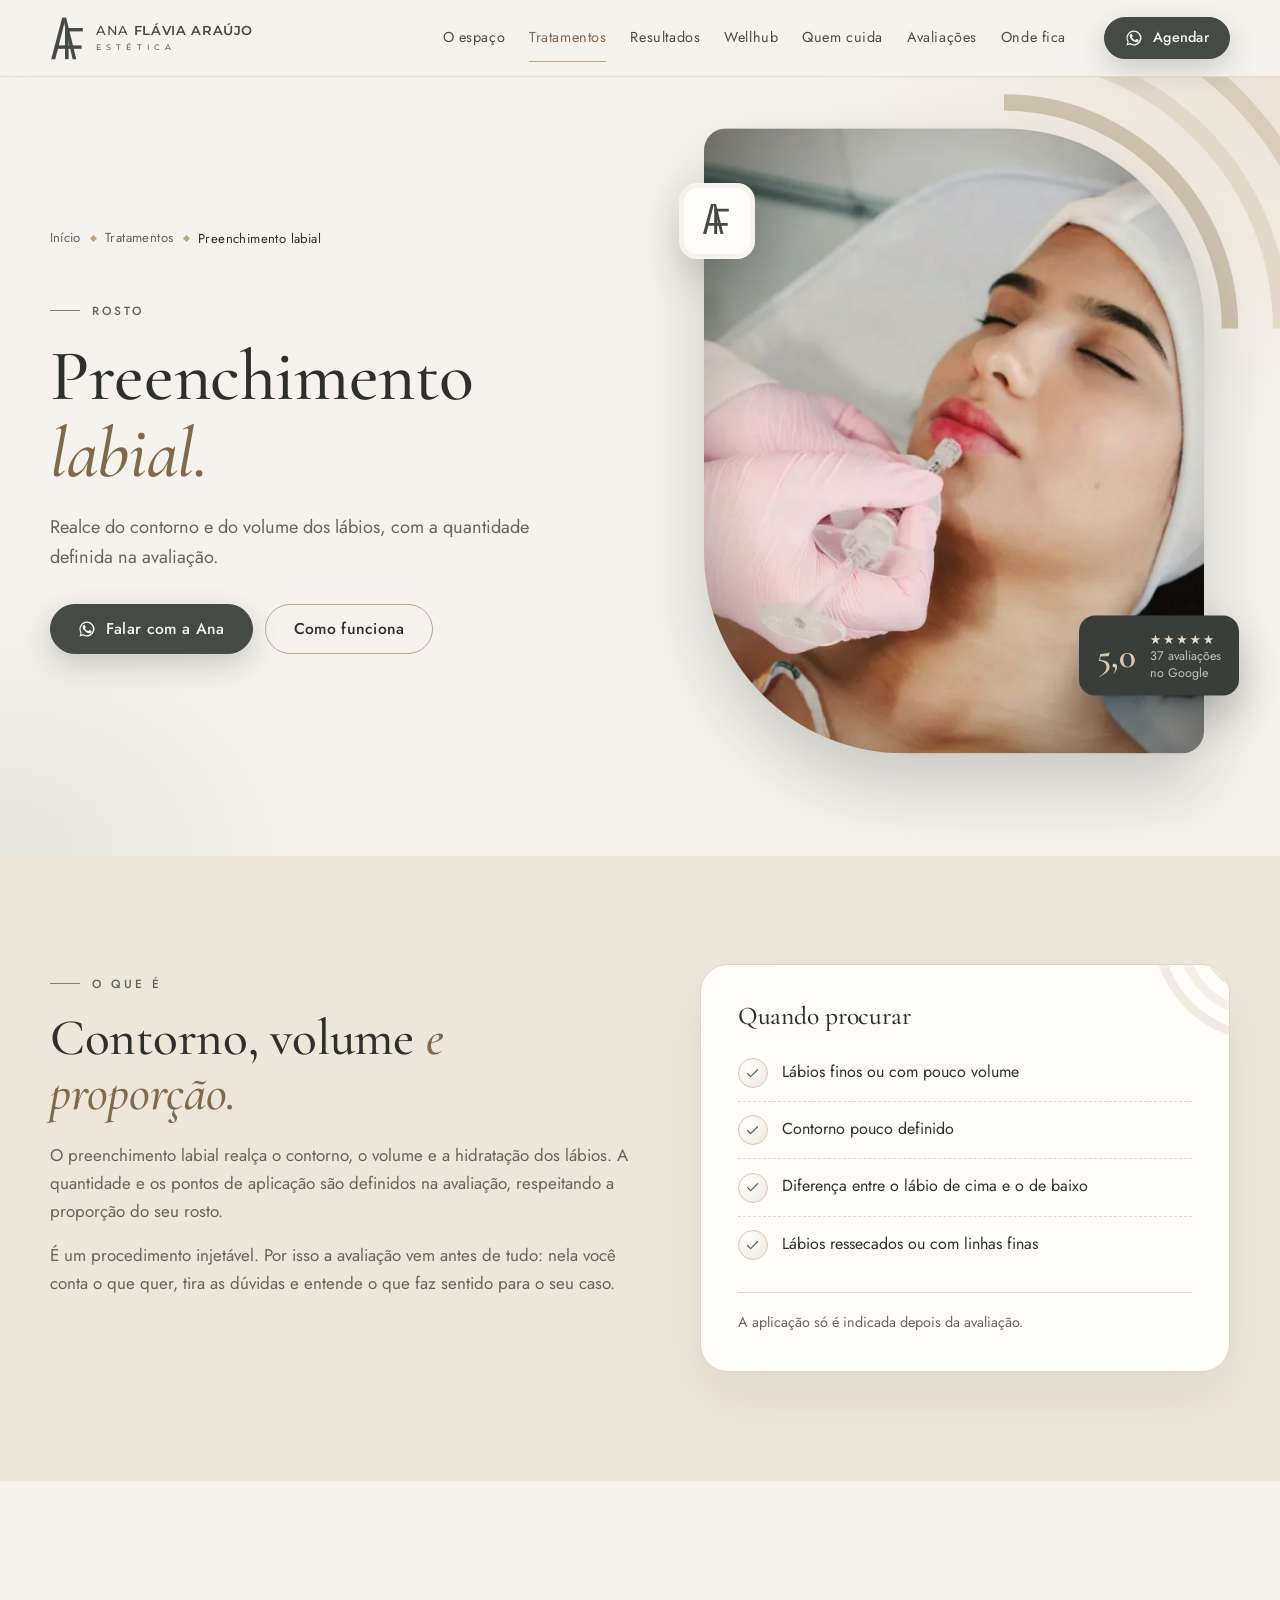
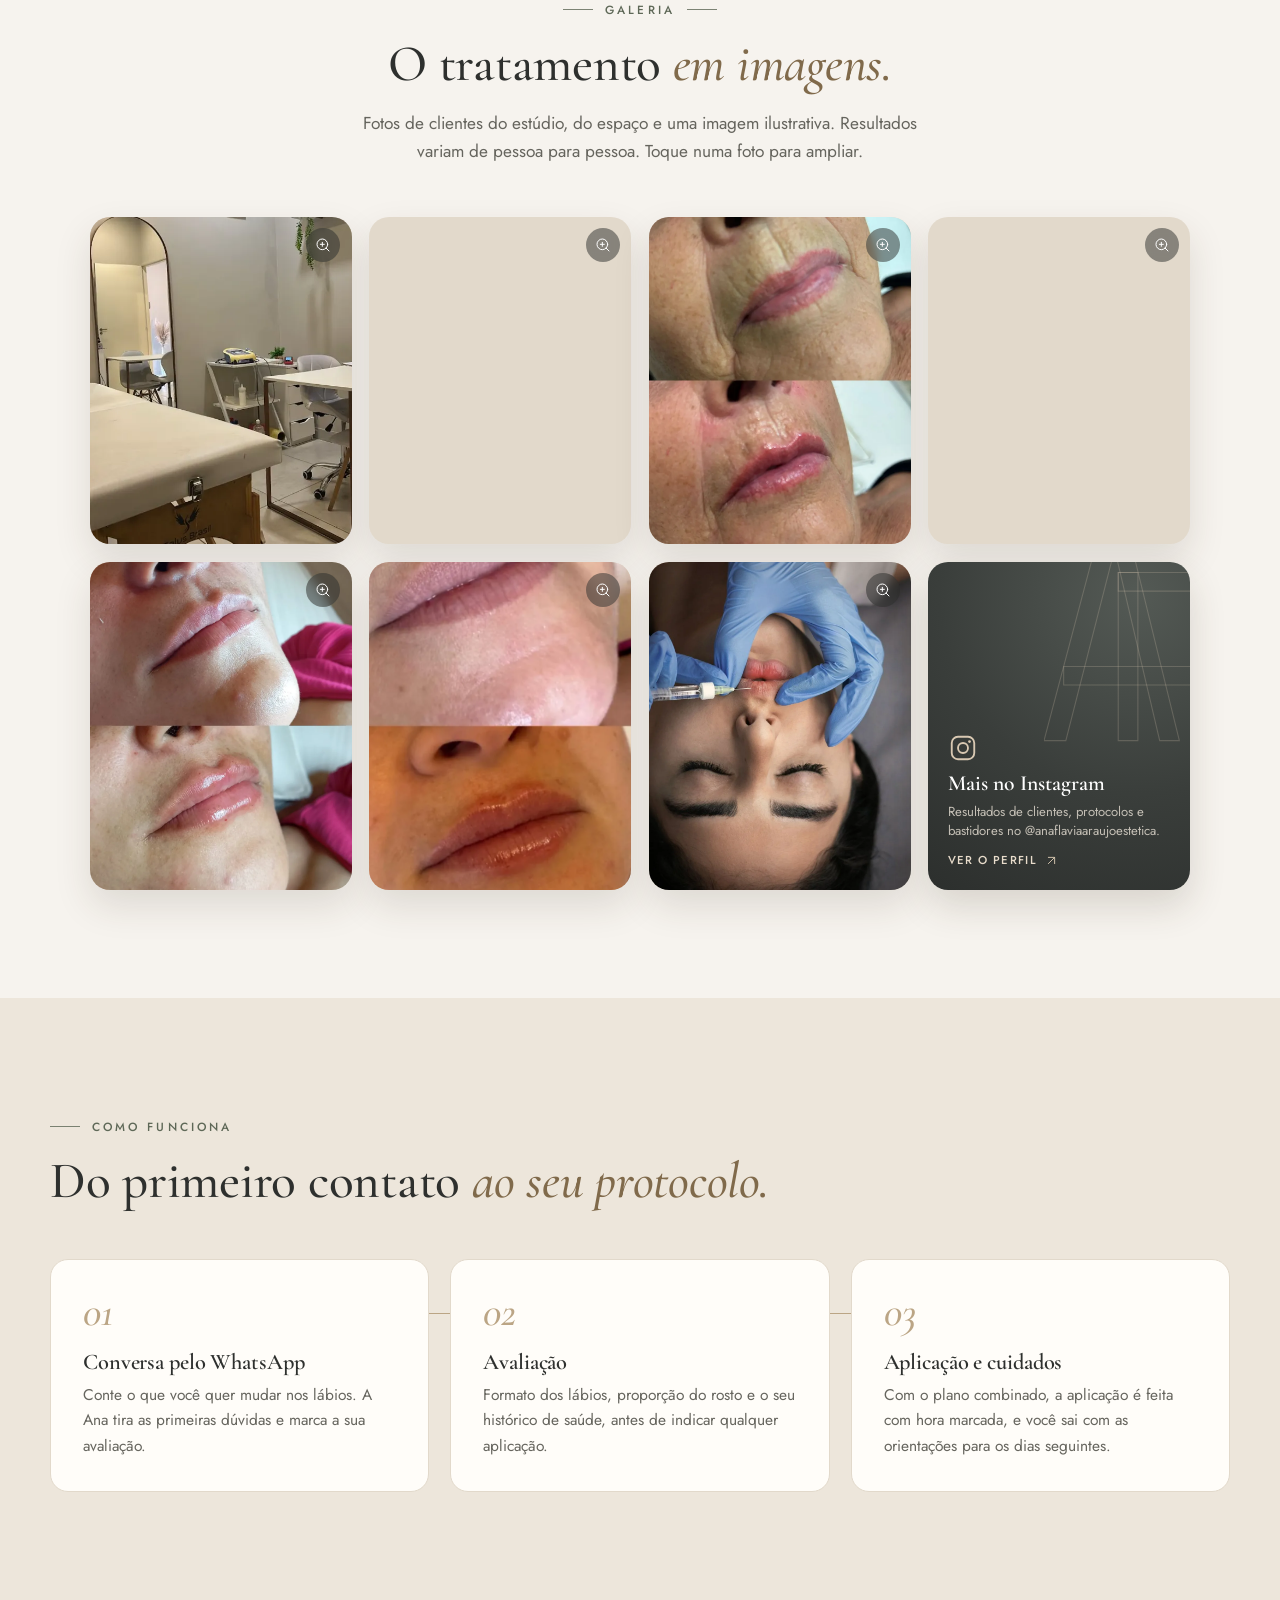
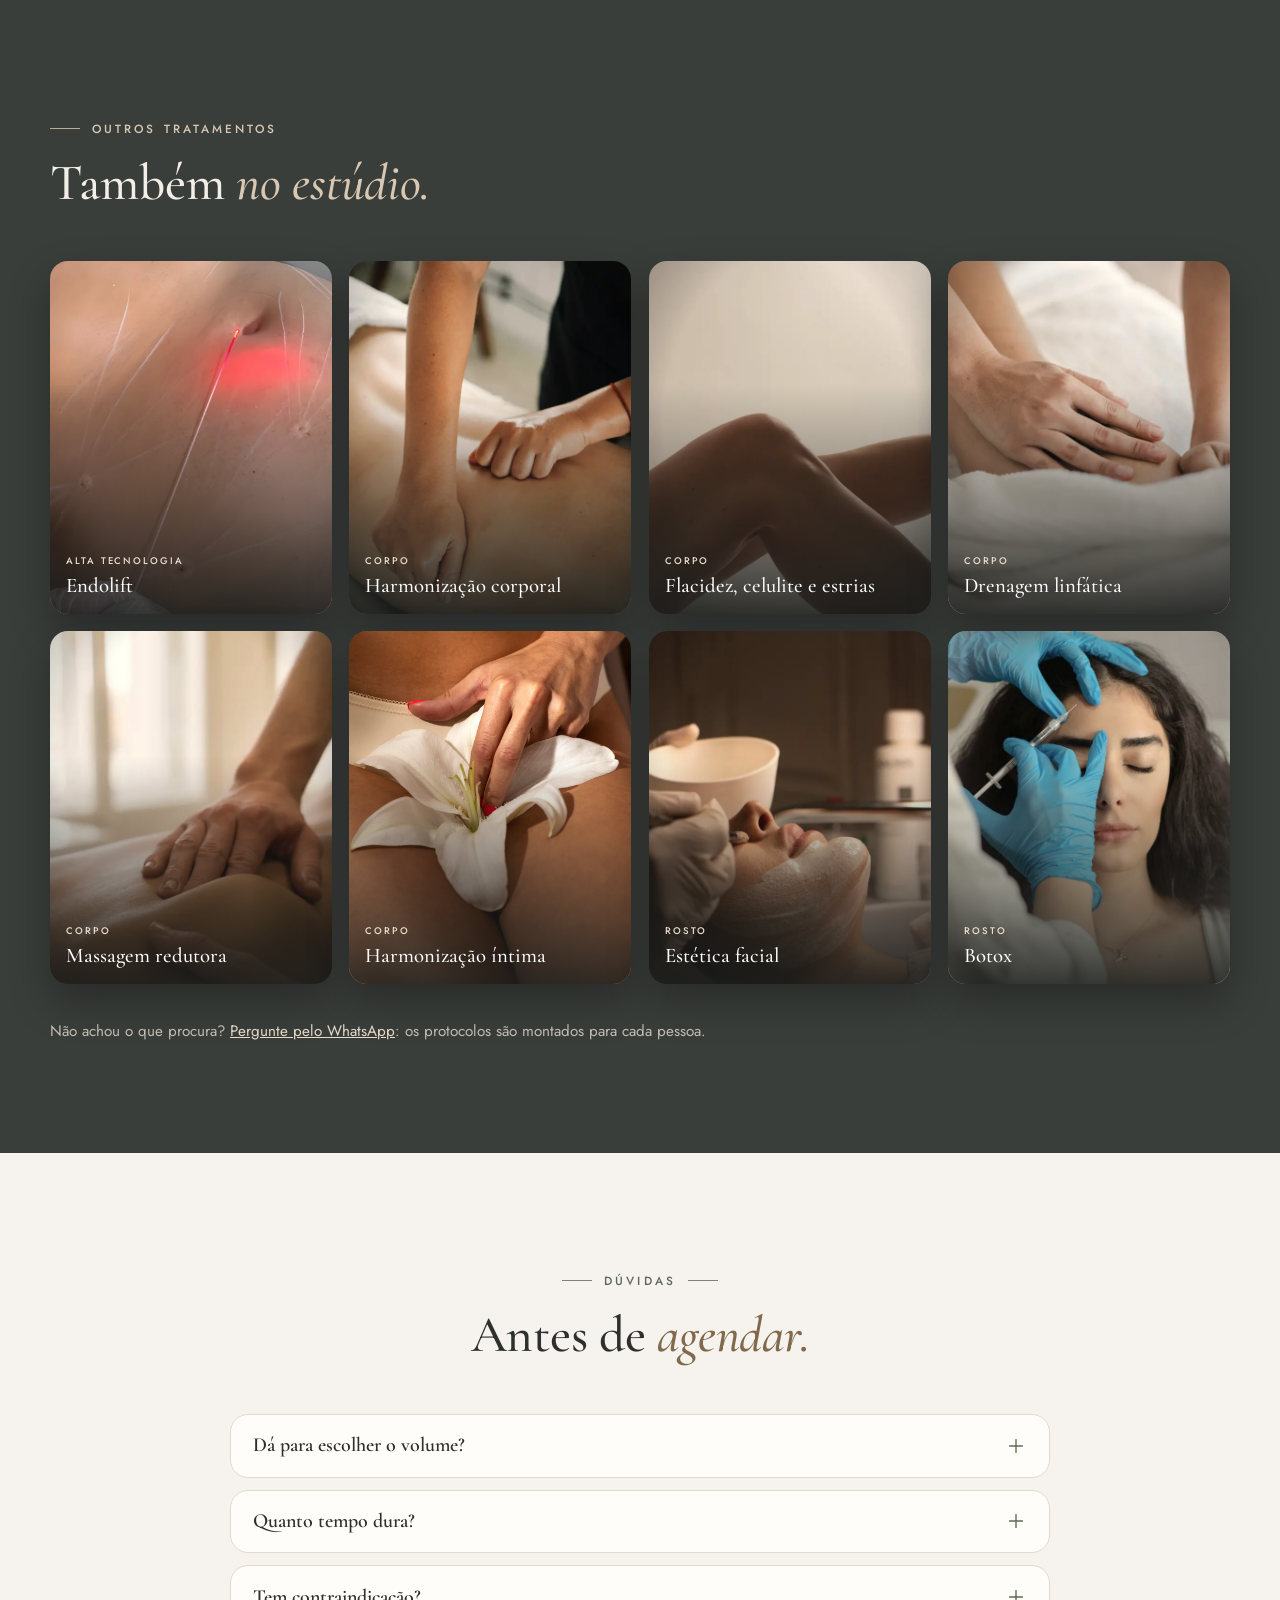
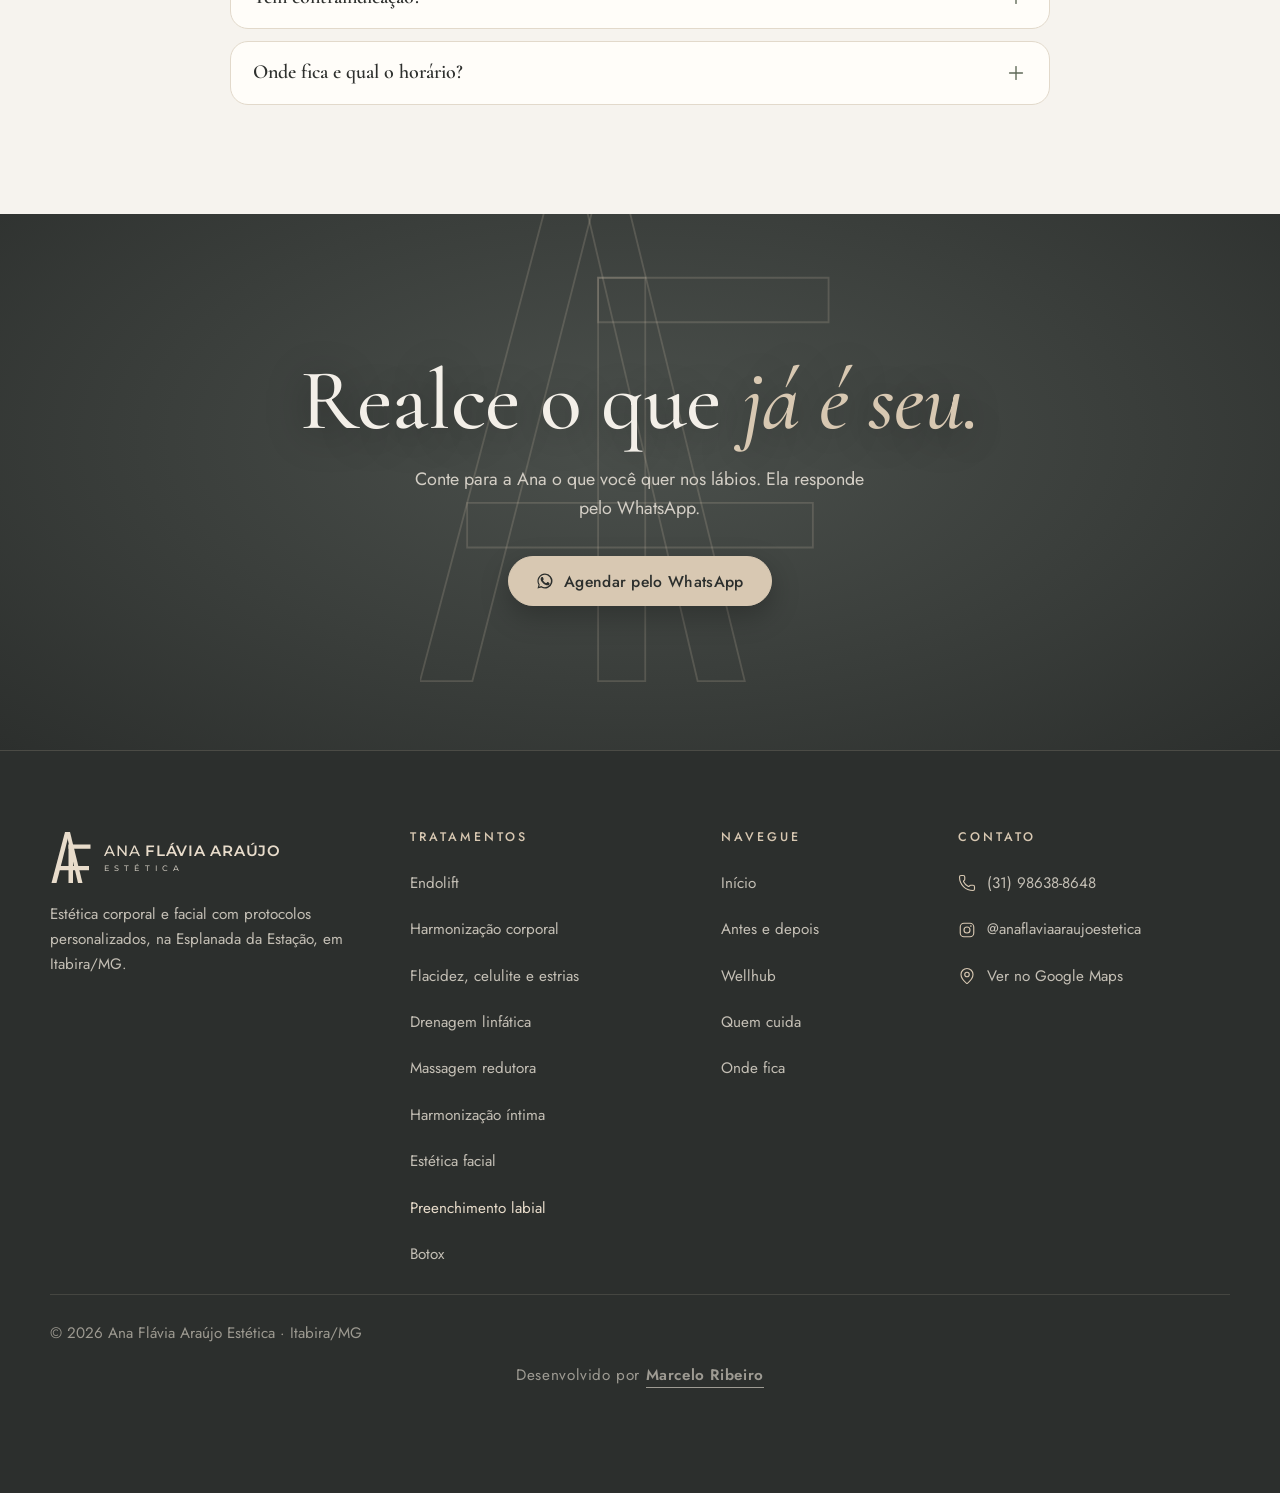
<file: tratamentos/preenchimento-labial/index.html>
<!doctype html>
<html lang="pt-BR">
<head>
<!-- Google Analytics 4 (27/10/2026): conta os toques no WhatsApp pela medição otimizada -->
<script async src="https://www.googletagmanager.com/gtag/js?id=G-6NPV462FQ9"></script>
<script>
  window.dataLayer = window.dataLayer || [];
  function gtag(){dataLayer.push(arguments);}
  gtag('js', new Date());
  gtag('config', 'G-6NPV462FQ9');
</script>
<!-- Microsoft Clarity (27/10/2026): gravação das visitas e mapa de calor -->
<script type="text/javascript">
  (function(c,l,a,r,i,t,y){
    c[a]=c[a]||function(){(c[a].q=c[a].q||[]).push(arguments)};
    t=l.createElement(r);t.async=1;t.src="https://www.clarity.ms/tag/"+i;
    y=l.getElementsByTagName(r)[0];y.parentNode.insertBefore(t,y);
  })(window, document, "clarity", "script", "z4cx9zowdm");
</script>
<meta charset="utf-8">
<meta name="viewport" content="width=device-width, initial-scale=1">
<script>(function(d){d.className+=" js";try{if(!matchMedia("(prefers-reduced-motion: reduce)").matches)d.className+=" entra-pt"}catch(e){}})(document.documentElement);</script>
<title>Preenchimento labial em Itabira/MG | Ana Flávia Araújo Estética</title>
<meta name="description" content="Preenchimento labial em Itabira: realce do contorno e do volume dos lábios, sempre com avaliação antes. Esplanada da Estação.">
<meta name="theme-color" content="#F6F3EE">
<!-- canonical no GitHub Pages enquanto ela nao tiver dominio proprio -->
<link rel="canonical" href="https://anaflaviaaraujoestetica.com.br/tratamentos/preenchimento-labial/">
<meta property="og:type" content="website">
<meta property="og:locale" content="pt_BR">
<meta property="og:site_name" content="Ana Flávia Araújo Estética">
<meta property="og:title" content="Preenchimento labial | Ana Flávia Araújo Estética, Itabira/MG">
<meta property="og:description" content="Realce do contorno e do volume dos lábios, com avaliação antes de qualquer aplicação.">
<meta property="og:url" content="https://anaflaviaaraujoestetica.com.br/tratamentos/preenchimento-labial/">
<meta property="og:image" content="https://anaflaviaaraujoestetica.com.br/assets/img/og-capa.jpg">
<meta property="og:image:width" content="1200">
<meta property="og:image:height" content="630">
<meta name="twitter:card" content="summary_large_image">
<link rel="icon" href="../../favicon.svg" type="image/svg+xml">
<link rel="apple-touch-icon" href="../../apple-touch-icon.png">
<link rel="preconnect" href="https://fonts.googleapis.com">
<link rel="preconnect" href="https://fonts.gstatic.com" crossorigin>
<link rel="stylesheet" href="https://fonts.googleapis.com/css2?family=Cormorant+Garamond:ital,wght@0,500;0,600;1,500&family=Jost:wght@400;500;600&family=Montserrat:wght@500;600&display=swap">
<link rel="stylesheet" href="../../assets/css/tratamento.css">
<link rel="preload" as="image" href="../../assets/img/trat-labial.webp" fetchpriority="high">
<script type="application/ld+json">
{"@context":"https://schema.org","@graph":[{"@type":"BreadcrumbList","itemListElement":[{"@type":"ListItem","position":1,"name":"Início","item":"https://anaflaviaaraujoestetica.com.br/"},{"@type":"ListItem","position":2,"name":"Tratamentos","item":"https://anaflaviaaraujoestetica.com.br/#tratamentos"},{"@type":"ListItem","position":3,"name":"Preenchimento labial","item":"https://anaflaviaaraujoestetica.com.br/tratamentos/preenchimento-labial/"}]},{"@type":"Service","name":"Preenchimento labial","serviceType":"Preenchimento labial","description":"Realce do contorno e do volume dos lábios, com a quantidade definida na avaliação.","url":"https://anaflaviaaraujoestetica.com.br/tratamentos/preenchimento-labial/","areaServed":{"@type":"City","name":"Itabira"},"provider":{"@type":"BeautySalon","name":"Ana Flávia Araújo Estética","url":"https://anaflaviaaraujoestetica.com.br/","telephone":"+55-31-98638-8648","address":{"@type":"PostalAddress","streetAddress":"Rua Suzinha de Sá Martins, 201, loja 5, Esplanada da Estação","addressLocality":"Itabira","addressRegion":"MG","postalCode":"35900-209","addressCountry":"BR"}}}]}
</script>
</head>
<body>
<a class="pular" href="#conteudo">Pular para o conteúdo</a>

<svg width="0" height="0" style="position:absolute" aria-hidden="true" focusable="false">
  <defs>
    <symbol id="af-mono" viewBox="6 26 168 212">
      <path d="M66 30H84L32 234H12Z"/><path d="M70 30H86L136 234H118Z"/><path d="M80 80H98V234H80Z"/><path d="M80 80H168V97H80Z"/><path d="M30 166H162V183H30Z"/>
    </symbol>
  </defs>
  <symbol id="i-pin" viewBox="0 0 24 24"><path d="M20 10c0 4.993-5.539 10.193-7.399 11.799a1 1 0 0 1-1.202 0C9.539 20.193 4 14.993 4 10a8 8 0 0 1 16 0"/><circle cx="12" cy="10" r="3"/></symbol>
  <symbol id="i-relogio" viewBox="0 0 24 24"><circle cx="12" cy="12" r="10"/><path d="M12 6v6l4 2"/></symbol>
  <symbol id="i-calendario" viewBox="0 0 24 24"><path d="M8 2v4"/><path d="M16 2v4"/><rect width="18" height="18" x="3" y="4" rx="2"/><path d="M3 10h18"/><path d="m9 16 2 2 4-4"/></symbol>
  <symbol id="i-fone" viewBox="0 0 24 24"><path d="M13.832 16.568a1 1 0 0 0 1.213-.303l.355-.465A2 2 0 0 1 17 15h3a2 2 0 0 1 2 2v3a2 2 0 0 1-2 2A18 18 0 0 1 2 4a2 2 0 0 1 2-2h3a2 2 0 0 1 2 2v3a2 2 0 0 1-.8 1.6l-.468.351a1 1 0 0 0-.292 1.233 14 14 0 0 0 6.392 6.384"/></symbol>
  <symbol id="i-esq" viewBox="0 0 24 24"><path d="m15 18-6-6 6-6"/></symbol>
  <symbol id="i-dir" viewBox="0 0 24 24"><path d="m9 18 6-6-6-6"/></symbol>
  <symbol id="i-x" viewBox="0 0 24 24"><path d="M18 6 6 18"/><path d="m6 6 12 12"/></symbol>
  <symbol id="i-check" viewBox="0 0 24 24"><path d="M20 6 9 17l-5-5"/></symbol>
  <symbol id="i-lupa" viewBox="0 0 24 24"><circle cx="11" cy="11" r="8"/><line x1="21" x2="16.65" y1="21" y2="16.65"/><line x1="11" x2="11" y1="8" y2="14"/><line x1="8" x2="14" y1="11" y2="11"/></symbol>
  <symbol id="i-aspas" viewBox="0 0 24 24"><path d="M16 3a2 2 0 0 0-2 2v6a2 2 0 0 0 2 2 1 1 0 0 1 1 1v1a2 2 0 0 1-2 2 1 1 0 0 0-1 1v2a1 1 0 0 0 1 1 6 6 0 0 0 6-6V5a2 2 0 0 0-2-2z"/><path d="M5 3a2 2 0 0 0-2 2v6a2 2 0 0 0 2 2 1 1 0 0 1 1 1v1a2 2 0 0 1-2 2 1 1 0 0 0-1 1v2a1 1 0 0 0 1 1 6 6 0 0 0 6-6V5a2 2 0 0 0-2-2z"/></symbol>
  <symbol id="i-seta" viewBox="0 0 24 24"><path d="M7 7h10v10"/><path d="M7 17 17 7"/></symbol>
  <symbol id="i-mais" viewBox="0 0 24 24"><path d="M5 12h14"/><path d="M12 5v14"/></symbol>
  <symbol id="i-haltere" viewBox="0 0 24 24"><path d="M17.596 12.768a2 2 0 1 0 2.829-2.829l-1.768-1.767a2 2 0 0 0 2.828-2.829l-2.828-2.828a2 2 0 0 0-2.829 2.828l-1.767-1.768a2 2 0 1 0-2.829 2.829z"/><path d="m2.5 21.5 1.4-1.4"/><path d="m20.1 3.9 1.4-1.4"/><path d="M5.343 21.485a2 2 0 1 0 2.829-2.828l1.767 1.768a2 2 0 1 0 2.829-2.829l-6.364-6.364a2 2 0 1 0-2.829 2.829l1.768 1.767a2 2 0 0 0-2.828 2.829z"/><path d="m9.6 14.4 4.8-4.8"/></symbol>
  <symbol id="i-zap" viewBox="0 0 24 24"><path d="M17.5 14.4c-.3-.2-1.7-.9-2-1-.3-.1-.5-.2-.7.1s-.8 1-.9 1.2c-.2.2-.3.2-.6.1-.3-.2-1.2-.5-2.3-1.4-.9-.8-1.4-1.7-1.6-2-.2-.3 0-.5.1-.6.1-.1.3-.3.4-.5.1-.2.2-.3.3-.5 0-.2 0-.4 0-.5 0-.2-.7-1.6-.9-2.2-.2-.5-.5-.5-.7-.5h-.6c-.2 0-.5.1-.8.4-.3.3-1 1-1 2.5s1.1 2.9 1.2 3.1c.1.2 2.1 3.2 5 4.4.7.3 1.2.5 1.7.6.7.2 1.3.2 1.8.1.6-.1 1.7-.7 1.9-1.4.2-.7.2-1.2.2-1.4-.1-.1-.3-.2-.6-.3ZM12 2a10 10 0 0 0-8.6 15.1L2 22l5-1.3A10 10 0 1 0 12 2Zm0 18.2c-1.6 0-3.2-.4-4.5-1.2l-.3-.2-3 .8.8-2.9-.2-.3A8.2 8.2 0 1 1 12 20.2Z" fill="currentColor" stroke="none"/></symbol>
  <symbol id="i-insta" viewBox="0 0 24 24"><rect x="3" y="3" width="18" height="18" rx="5"/><circle cx="12" cy="12" r="4"/><circle cx="17.2" cy="6.8" r="1.1" fill="currentColor" stroke="none"/></symbol>
  <symbol id="i-play" viewBox="0 0 24 24"><path d="M5 5a2 2 0 0 1 3.008-1.728l11.997 6.998a2 2 0 0 1 .003 3.458l-12 7A2 2 0 0 1 5 19z"/></symbol>
</svg>

<header class="topo">
  <div class="env topo__linha">
    <a class="marca" href="../../" aria-label="Ana Flávia Araújo Estética, página inicial">
      <svg class="marca__mono" aria-hidden="true"><use href="#af-mono"/></svg>
      <span class="marca__texto">
        <span class="marca__nome"><span>ANA</span> FLÁVIA ARAÚJO</span>
        <span class="marca__sub">ESTÉTICA</span>
      </span>
    </a>
    <nav class="menu" aria-label="Seções">
      <a href="../../#espaco">O espaço</a>
      <a class="ativo" href="../../#tratamentos">Tratamentos</a>
      <a href="../../#resultados">Resultados</a>
      <a href="../../#wellhub">Wellhub</a>
      <a href="../../#quem-cuida">Quem cuida</a>
      <a href="../../#avaliacoes">Avaliações</a>
      <a href="../../#onde">Onde fica</a>
    </nav>
    <a class="btn topo__cta" href="https://wa.me/5531986388648?text=Ol%C3%A1!%20Vim%20pelo%20site%20e%20quero%20saber%20mais%20sobre%20preenchimento%20labial." target="_blank" rel="noopener"><svg class="btn__ico" aria-hidden="true"><use href="#i-zap"/></svg>Agendar</a>
  </div>
</header>

<main id="conteudo">

<!-- ===== topo da pagina =====
     Foto do UNSPLASH (licenca livre), NAO e do estudio: o texto nunca diz que e ela. Trocar pela foto real quando chegar. -->
<section class="pt" aria-labelledby="titulo">
  <div class="env">
    <div class="pt__grade">
      <div class="pt__texto">
        <ol class="trilha"><li><a href="../../">Início</a></li><li><a href="../../#tratamentos">Tratamentos</a></li><li aria-current="page">Preenchimento labial</li></ol>
        <span class="olho">Rosto</span>
        <h1 id="titulo">Preenchimento <em>labial.</em></h1>
        <p class="pt__lead">Realce do contorno e do volume dos lábios, com a quantidade definida na avaliação.</p>
        <div class="acoes">
          <a class="btn" href="https://wa.me/5531986388648?text=Ol%C3%A1!%20Vim%20pelo%20site%20e%20quero%20saber%20mais%20sobre%20preenchimento%20labial." target="_blank" rel="noopener"><svg class="btn__ico" aria-hidden="true"><use href="#i-zap"/></svg>Falar com a Ana</a>
          <a class="btn btn--linha" href="#como">Como funciona</a>
        </div>
      </div>
      <figure class="pt__foto" data-px-pai>
        <svg class="pt__arcos" viewBox="0 0 200 200" aria-hidden="true">
          <path pathLength="1" stroke="#D8CDBB" stroke-width="13" d="M20 200A180 180 0 0 1 200 20"/>
          <path pathLength="1" stroke="#E2D8C8" stroke-width="13" d="M48 200A152 152 0 0 1 200 48"/>
          <path pathLength="1" stroke="#CDC2AE" stroke-width="13" d="M76 200A124 124 0 0 1 200 76"/>
        </svg>
        <div class="pt__moldura" data-px="-0.04"><img src="../../assets/img/trat-labial.webp" width="600" height="800" fetchpriority="high" decoding="async" alt="Profissional de luvas rosa aplicando preenchimento nos lábios de uma cliente deitada, de olhos fechados"></div>
        <span class="pt__mono" data-px="0.1" aria-hidden="true"><svg viewBox="6 26 168 212"><use href="#af-mono"/></svg></span>
        <span class="pt__selo" data-px="0.16"><strong>5,0</strong><span><span class="estrelas" aria-hidden="true">★★★★★</span>37 avaliações<br>no Google</span></span>
      </figure>
    </div>
  </div>
</section>

<!-- ===== o que e ===== -->
<section class="secao secao--areia" id="sobre">
  <div class="env sobre">
    <div class="sobre__texto" data-rev>
      <span class="olho">O que é</span>
      <h2>Contorno, volume <em>e proporção.</em></h2>
      <p>O preenchimento labial realça o contorno, o volume e a hidratação dos lábios. A quantidade e os pontos de aplicação são definidos na avaliação, respeitando a proporção do seu rosto.</p>
      <p>É um procedimento injetável. Por isso a avaliação vem antes de tudo: nela você conta o que quer, tira as dúvidas e entende o que faz sentido para o seu caso.</p>
    </div>
    <aside class="cartao" data-rev aria-labelledby="t-quando">
      <svg class="cartao__arcos" viewBox="0 0 200 200" aria-hidden="true">
        <path stroke="#F1EBE1" stroke-width="12" d="M60 0A140 140 0 0 0 200 140"/>
        <path stroke="#F4EFE7" stroke-width="12" d="M90 0A110 110 0 0 0 200 110"/>
        <path stroke="#EEE7DB" stroke-width="12" d="M120 0A80 80 0 0 0 200 80"/>
      </svg>
      <h3 id="t-quando">Quando procurar</h3>
      <ul class="lista">
        <li><span class="lista__ic"><svg class="i" aria-hidden="true"><use href="#i-check"/></svg></span>Lábios finos ou com pouco volume</li>
        <li><span class="lista__ic"><svg class="i" aria-hidden="true"><use href="#i-check"/></svg></span>Contorno pouco definido</li>
        <li><span class="lista__ic"><svg class="i" aria-hidden="true"><use href="#i-check"/></svg></span>Diferença entre o lábio de cima e o de baixo</li>
        <li><span class="lista__ic"><svg class="i" aria-hidden="true"><use href="#i-check"/></svg></span>Lábios ressecados ou com linhas finas</li>
      </ul>
      <p class="cartao__nota">A aplicação só é indicada depois da avaliação.</p>
    </aside>
  </div>
</section>

<!-- ===== GALERIA: o espaco pras fotos DELA (pedido de 16/10/2026) =====
     Pra por foto nova: WebP em assets/img/ (scripts/otimizar-imagem.js, 1200px)
     e copiar uma linha <li> abaixo, trocando src, href, width/height, alt e a
     legenda. A ordem da lista e a ordem na tela. O ultimo quadro (Instagram)
     fica sempre por ultimo. Foto do Unsplash so como EXEMPLO marcado (data-exemplo
     e legenda "Imagem ilustrativa"), nunca como se fosse do estudio. -->
<section class="secao secao--creme" id="galeria">
  <div class="env">
    <div class="cabeca cabeca--centro">
      <span class="olho">Galeria</span>
      <h2>O tratamento <em>em imagens.</em></h2>
      <p class="chamada">Fotos de clientes do estúdio, do espaço e uma imagem ilustrativa. Resultados variam de pessoa para pessoa. Toque numa foto para ampliar.</p>
    </div>
    <ul class="galeria">
      <li data-rev><a class="galeria__item" href="../../assets/img/espaco-sala.webp" data-luz data-legenda="A sala de atendimento"><img src="../../assets/img/espaco-sala.webp" width="501" height="668" loading="lazy" decoding="async" alt="Sala de atendimento com maca, espelho em arco, aparelho sobre o carrinho e prateleira com planta"><span class="galeria__lupa" aria-hidden="true"><svg class="i" aria-hidden="true"><use href="#i-lupa"/></svg></span><span class="galeria__leg">A sala de atendimento</span></a></li>
      <li data-rev><a class="galeria__item" href="../../assets/img/espaco-recepcao.webp" data-luz data-legenda="A recepção do estúdio"><img src="../../assets/img/espaco-recepcao.webp" width="477" height="636" loading="lazy" decoding="async" alt="Recepção com o monograma AF na parede, duas poltronas claras de pé dourado e uma mesinha com plantas"><span class="galeria__lupa" aria-hidden="true"><svg class="i" aria-hidden="true"><use href="#i-lupa"/></svg></span><span class="galeria__leg">A recepção do estúdio</span></a></li>
      <!-- Fotos DELA (19/10/2026): 4 montagens de lábios, uma foto em cima da outra. A ordem
           de antes e depois nao foi confirmada, por isso a legenda diz so a regiao. -->
      <li data-rev><a class="galeria__item" href="../../assets/img/res-labial-1.webp" data-luz data-legenda="Lábios, foto do estúdio"><img src="../../assets/img/res-labial-1.webp" width="900" height="1200" loading="lazy" decoding="async" alt="Duas fotos dos lábios de uma cliente, uma em cima da outra, com o contorno mais definido na de baixo"><span class="galeria__lupa" aria-hidden="true"><svg class="i" aria-hidden="true"><use href="#i-lupa"/></svg></span><span class="galeria__leg">Lábios, foto do estúdio</span></a></li>
      <li data-rev><a class="galeria__item" href="../../assets/img/res-labial-2.webp" data-luz data-legenda="Lábios, foto do estúdio"><img src="../../assets/img/res-labial-2.webp" width="900" height="1200" loading="lazy" decoding="async" alt="Duas fotos em close dos lábios de uma cliente, uma em cima da outra"><span class="galeria__lupa" aria-hidden="true"><svg class="i" aria-hidden="true"><use href="#i-lupa"/></svg></span><span class="galeria__leg">Lábios, foto do estúdio</span></a></li>
      <li data-rev><a class="galeria__item" href="../../assets/img/res-labial-3.webp" data-luz data-legenda="Lábios, foto do estúdio"><img src="../../assets/img/res-labial-3.webp" width="900" height="1200" loading="lazy" decoding="async" alt="Duas fotos dos lábios de uma cliente deitada na maca, uma em cima da outra"><span class="galeria__lupa" aria-hidden="true"><svg class="i" aria-hidden="true"><use href="#i-lupa"/></svg></span><span class="galeria__leg">Lábios, foto do estúdio</span></a></li>
      <li data-rev><a class="galeria__item" href="../../assets/img/res-labial-4.webp" data-luz data-legenda="Lábios, foto do estúdio"><img src="../../assets/img/res-labial-4.webp" width="675" height="1200" loading="lazy" decoding="async" alt="Duas fotos em close dos lábios de uma cliente, uma em cima da outra, com mais volume na de baixo"><span class="galeria__lupa" aria-hidden="true"><svg class="i" aria-hidden="true"><use href="#i-lupa"/></svg></span><span class="galeria__leg">Lábios, foto do estúdio</span></a></li>
      <!-- EXEMPLOS (Unsplash, licença livre), a pedido do Marcelo em 16/10/2026: ficam até
           chegarem as fotos dela. Foto nova DELA entra ACIMA deste comentário; a cada
           foto dela, apagar um exemplo (os data-exemplo). -->
      <li data-rev><a class="galeria__item" href="../../assets/img/ex-labial-1.webp" data-luz data-exemplo data-legenda="Imagem ilustrativa"><img src="../../assets/img/ex-labial-1.webp" width="960" height="1200" loading="lazy" decoding="async" alt="Profissional de luvas aplicando preenchimento nos lábios de uma cliente deitada"><span class="galeria__lupa" aria-hidden="true"><svg class="i" aria-hidden="true"><use href="#i-lupa"/></svg></span><span class="galeria__leg">Imagem ilustrativa</span></a></li>
      <li data-rev><a class="galeria__ig" href="https://www.instagram.com/anaflaviaaraujoestetica/" target="_blank" rel="noopener">
        <svg class="galeria__mono" viewBox="6 26 168 212" aria-hidden="true"><use href="#af-mono"/></svg>
        <svg class="i" aria-hidden="true"><use href="#i-insta"/></svg>
        <b>Mais no Instagram</b>
        <small>Resultados de clientes, protocolos e bastidores no @anaflaviaaraujoestetica.</small>
        <span>Ver o perfil<svg class="i" aria-hidden="true"><use href="#i-seta"/></svg></span>
      </a></li>
    </ul>
  </div>
</section>

<!-- ===== como funciona ===== -->
<section class="secao secao--areia" id="como">
  <div class="env">
    <div class="cabeca">
      <span class="olho">Como funciona</span>
      <h2>Do primeiro contato <em>ao seu protocolo.</em></h2>
    </div>
    <ol class="passos">
      <li class="passo" data-rev><span class="passo__n" aria-hidden="true">01</span><h3>Conversa pelo WhatsApp</h3><p>Conte o que você quer mudar nos lábios. A Ana tira as primeiras dúvidas e marca a sua avaliação.</p></li>
      <li class="passo" data-rev><span class="passo__n" aria-hidden="true">02</span><h3>Avaliação</h3><p>Formato dos lábios, proporção do rosto e o seu histórico de saúde, antes de indicar qualquer aplicação.</p></li>
      <li class="passo" data-rev><span class="passo__n" aria-hidden="true">03</span><h3>Aplicação e cuidados</h3><p>Com o plano combinado, a aplicação é feita com hora marcada, e você sai com as orientações para os dias seguintes.</p></li>
    </ol>
  </div>
</section>

<!-- ===== outros tratamentos ===== -->
<section class="secao secao--grafite" id="outros">
  <div class="env">
    <div class="cabeca">
      <span class="olho">Outros tratamentos</span>
      <h2>Também <em>no estúdio.</em></h2>
    </div>
    <ul class="outros">
      <li><a class="outro" href="../endolift/"><img src="../../assets/img/trat-endolift.webp" width="600" height="800" loading="lazy" decoding="async" alt=""><small>Alta tecnologia</small><b>Endolift</b></a></li>
      <li><a class="outro" href="../harmonizacao-corporal/"><img src="../../assets/img/trat-corporal.webp" width="600" height="800" loading="lazy" decoding="async" alt=""><small>Corpo</small><b>Harmonização corporal</b></a></li>
      <li><a class="outro" href="../flacidez-celulite-estrias/"><img src="../../assets/img/trat-flacidez.webp" width="600" height="800" loading="lazy" decoding="async" alt=""><small>Corpo</small><b>Flacidez, celulite e estrias</b></a></li>
      <li><a class="outro" href="../drenagem-linfatica/"><img src="../../assets/img/trat-drenagem.webp" width="600" height="800" loading="lazy" decoding="async" alt=""><small>Corpo</small><b>Drenagem linfática</b></a></li>
      <li><a class="outro" href="../massagem-redutora/"><img src="../../assets/img/trat-massagem.webp" width="600" height="800" loading="lazy" decoding="async" alt=""><small>Corpo</small><b>Massagem redutora</b></a></li>
      <li><a class="outro" href="../harmonizacao-intima/"><img src="../../assets/img/trat-harmonizacao-intima.webp" width="600" height="750" loading="lazy" decoding="async" alt=""><small>Corpo</small><b>Harmonização íntima</b></a></li>
      <li><a class="outro" href="../estetica-facial/"><img src="../../assets/img/trat-facial.webp" width="600" height="800" loading="lazy" decoding="async" alt=""><small>Rosto</small><b>Estética facial</b></a></li>
      <li><a class="outro" href="../botox/"><img src="../../assets/img/trat-botox.webp" width="600" height="800" loading="lazy" decoding="async" alt=""><small>Rosto</small><b>Botox</b></a></li>
    </ul>
    <p class="outros-volta">Não achou o que procura? <a href="https://wa.me/5531986388648?text=Ol%C3%A1!%20Vim%20pelo%20site%20e%20tenho%20uma%20d%C3%BAvida%20sobre%20os%20tratamentos." target="_blank" rel="noopener">Pergunte pelo WhatsApp</a>: os protocolos são montados para cada pessoa.</p>
  </div>
</section>

<!-- ===== duvidas ===== -->
<section class="secao secao--creme" id="duvidas">
  <div class="env">
    <div class="cabeca cabeca--centro">
      <span class="olho">Dúvidas</span>
      <h2>Antes de <em>agendar.</em></h2>
    </div>
    <div class="faq">
      <details>
        <summary>Dá para escolher o volume?<svg class="i" aria-hidden="true"><use href="#i-mais"/></svg></summary>
        <p>Sim. O volume é combinado com você na avaliação, de acordo com o formato dos seus lábios e a proporção do rosto.</p>
      </details>
      <details>
        <summary>Quanto tempo dura?<svg class="i" aria-hidden="true"><use href="#i-mais"/></svg></summary>
        <p>Varia de pessoa para pessoa e do produto usado. Na avaliação você fica sabendo o que esperar no seu caso.</p>
      </details>
      <details>
        <summary>Tem contraindicação?<svg class="i" aria-hidden="true"><use href="#i-mais"/></svg></summary>
        <p>Tem. Gestantes, lactantes e quem está com herpes ou alguma inflamação na boca precisam esperar. Por isso o seu histórico de saúde é conversado na avaliação, antes de qualquer aplicação.</p>
      </details>
      <details>
        <summary>Onde fica e qual o horário?<svg class="i" aria-hidden="true"><use href="#i-mais"/></svg></summary>
        <p>Rua Suzinha de Sá Martins, 201, loja 5, Esplanada da Estação, em Itabira. Segunda das 13h às 19h, terça e quarta das 8h às 19h, quinta das 8h às 18h, sexta das 8h às 19h e sábado das 8h às 13h.</p>
      </details>
    </div>
  </div>
</section>

<!-- ===== faixa final ===== -->
<section class="exp" aria-labelledby="t-final">
  <svg class="exp__mono" viewBox="6 26 168 212" aria-hidden="true"><use href="#af-mono"/></svg>
  <div class="poeira" aria-hidden="true">
    <i style="--x:12%;--y:70%;--d:8s;--a:0s"></i><i style="--x:24%;--y:38%;--t:3px;--d:9s;--a:1.2s"></i>
    <i style="--x:38%;--y:80%;--d:7s;--a:2.4s"></i><i style="--x:62%;--y:26%;--t:5px;--d:10s;--a:.6s"></i>
    <i style="--x:76%;--y:70%;--t:3px;--d:8s;--a:3s"></i><i style="--x:90%;--y:34%;--d:9s;--a:1.8s"></i>
  </div>
  <div class="exp__texto">
    <h2 id="t-final">Realce o que <em>já é seu.</em></h2>
    <p>Conte para a Ana o que você quer nos lábios. Ela responde pelo WhatsApp.</p>
    <div class="acoes">
      <a class="btn btn--nude" href="https://wa.me/5531986388648?text=Ol%C3%A1!%20Vim%20pelo%20site%20e%20quero%20saber%20mais%20sobre%20preenchimento%20labial." target="_blank" rel="noopener"><svg class="btn__ico" aria-hidden="true"><use href="#i-zap"/></svg>Agendar pelo WhatsApp</a>
    </div>
  </div>
</section>

</main>

<footer class="rodape">
  <div class="env">
    <div class="rodape__grade">
      <div>
        <a class="marca" href="../../" aria-label="Ana Flávia Araújo Estética, página inicial">
          <svg class="marca__mono" aria-hidden="true"><use href="#af-mono"/></svg>
          <span class="marca__texto"><span class="marca__nome"><span>ANA</span> FLÁVIA ARAÚJO</span><span class="marca__sub">ESTÉTICA</span></span>
        </a>
        <p>Estética corporal e facial com protocolos personalizados, na Esplanada da Estação, em Itabira/MG.</p>
      </div>
      <div>
        <h4>Tratamentos</h4>
        <ul class="rodape__lista">
          <li><a href="../endolift/">Endolift</a></li>
          <li><a href="../harmonizacao-corporal/">Harmonização corporal</a></li>
          <li><a href="../flacidez-celulite-estrias/">Flacidez, celulite e estrias</a></li>
          <li><a href="../drenagem-linfatica/">Drenagem linfática</a></li>
          <li><a href="../massagem-redutora/">Massagem redutora</a></li>
          <li><a href="../harmonizacao-intima/">Harmonização íntima</a></li>
          <li><a href="../estetica-facial/">Estética facial</a></li>
          <li><a href="../preenchimento-labial/" aria-current="page">Preenchimento labial</a></li>
          <li><a href="../botox/">Botox</a></li>
        </ul>
      </div>
      <div>
        <h4>Navegue</h4>
        <ul class="rodape__lista">
          <li><a href="../../">Início</a></li>
          <li><a href="../../#resultados">Antes e depois</a></li>
          <li><a href="../../#wellhub">Wellhub</a></li>
          <li><a href="../../#quem-cuida">Quem cuida</a></li>
          <li><a href="../../#onde">Onde fica</a></li>
        </ul>
      </div>
      <div>
        <h4>Contato</h4>
        <ul class="rodape__lista">
          <li><a href="https://wa.me/5531986388648" target="_blank" rel="noopener"><svg class="i" aria-hidden="true"><use href="#i-fone"/></svg>(31) 98638-8648</a></li>
          <li><a href="https://www.instagram.com/anaflaviaaraujoestetica/" target="_blank" rel="noopener"><svg class="i" aria-hidden="true"><use href="#i-insta"/></svg>@anaflaviaaraujoestetica</a></li>
          <li><a href="https://maps.app.goo.gl/82mXfYD8dSqdEhQh6" target="_blank" rel="noopener"><svg class="i" aria-hidden="true"><use href="#i-pin"/></svg>Ver no Google Maps</a></li>
        </ul>
      </div>
    </div>
    <p class="rodape__fim">© 2026 Ana Flávia Araújo Estética · Itabira/MG</p>
    <p class="assinatura">Desenvolvido por <a href="https://marcel0gs.github.io/marcelo-ribeiro-digital/" target="_blank" rel="noopener">Marcelo Ribeiro</a></p>
  </div>
</footer>

<a class="zap" href="https://wa.me/5531986388648?text=Ol%C3%A1!%20Vim%20pelo%20site%20e%20quero%20saber%20mais%20sobre%20preenchimento%20labial." target="_blank" rel="noopener" aria-label="Falar com a Ana">
  <svg aria-hidden="true" viewBox="0 0 24 24"><use href="#i-zap"/></svg><span>Agendar</span>
</a>

<script src="../../assets/js/tratamento.js" defer></script>
</body>
</html>
</file>
<file: assets/css/tratamento.css>
/* =====================================================================
   Ana Flavia Araujo Estetica: PAGINAS DE TRATAMENTO (tratamentos/<nome>/)
   ---------------------------------------------------------------------
   Pedido dela (16/10/2026): uma pagina por servico, com mais informacao
   e espaco pra mais fotos. Mesma cara da home (grafite e nude da placa,
   Cormorant + Jost, arcos concentricos), escrita do zero pra caber em
   pagina interna: sem abertura, sem topo coberto.
   Os tokens, botoes, topo, duvidas, rodape e botao flutuante sao copia
   da home (index.html). Mudou la, muda aqui.
   ===================================================================== */
:root{
  --creme:#F6F3EE;
  --areia:#EDE6DB;
  --linho:#E2D9CB;
  --papel:#FFFDF9;
  --nude:#D8C8B2;
  --nude-vivo:#E8DCCB;
  --nude-forte:#BBA585;
  --nude-texto:#806A4B;
  --salvia:#A9B09C;
  --salvia-texto:#5E6857;
  --salvia-funda:#535C4C;
  --salvia-funda-2:#5E6856;

  --grafite:#3A3E3B;
  --grafite-2:#464A47;
  --grafite-3:#2C2F2D;
  --tinta:#2E302E;
  --tinta-suave:#66655E;
  --claro:#F3EFE8;
  --claro-suave:#C4BFB5;

  --serif:"Cormorant Garamond",Georgia,"Times New Roman",serif;
  --sans:"Jost",system-ui,-apple-system,"Segoe UI",Arial,sans-serif;
  --marca:"Montserrat","Jost",system-ui,sans-serif;

  --raio:18px;
  --raio-g:28px;
  --suave:cubic-bezier(.22,1,.36,1);
  --topo-h:76px;
}

*,*::before,*::after{box-sizing:border-box}
html{-webkit-text-size-adjust:100%;scroll-behavior:smooth}
body{
  margin:0;background:var(--creme);color:var(--tinta);
  font-family:var(--sans);font-size:17px;line-height:1.65;
  overflow-x:clip;
}
img{max-width:100%;display:block;height:auto}
a{color:inherit}
p{margin:0 0 1rem}
h1,h2,h3,h4{margin:0;font-family:var(--serif);font-weight:500;line-height:1.06;letter-spacing:-.005em}
h1{font-size:clamp(2.7rem,6.2vw,4.5rem)}
h2{font-size:clamp(2.1rem,4.4vw,3.2rem)}
h3{font-size:1.5rem;font-weight:600}
h1 em,h2 em{font-style:italic;color:var(--nude-texto)}
[id]{scroll-margin-top:96px}

.env{width:min(1180px,100% - 2.5rem);margin-inline:auto}
.secao{position:relative;padding:clamp(4rem,8.5vw,7rem) 0;overflow-x:clip}
.secao--creme{background:var(--creme)}
.secao--areia{background:var(--areia)}
.secao--grafite{background:var(--grafite);color:var(--claro)}
.secao--grafite h2,.secao--grafite h3{color:var(--claro)}
.secao--grafite h2 em,.secao--salvia h2 em{color:var(--nude)}
.secao--salvia{background:radial-gradient(70% 60% at 50% 0%,var(--salvia-funda-2),var(--salvia-funda) 70%);color:#E9ECE4}
.secao--salvia h2{color:var(--claro)}

.olho{
  display:inline-flex;align-items:center;gap:.75rem;margin-bottom:1.1rem;
  font-size:.74rem;font-weight:500;letter-spacing:.26em;text-transform:uppercase;
  color:var(--salvia-texto);
}
.olho::before{content:"";width:30px;height:1px;background:currentColor;opacity:.8}
.secao--grafite .olho,.secao--salvia .olho{color:var(--nude)}
.chamada{max-width:56ch;color:var(--tinta-suave);font-size:1.08rem;margin-top:1.1rem}
.secao--grafite .chamada{color:var(--claro-suave)}
.cabeca{margin-bottom:clamp(2rem,4.2vw,3.2rem)}
.cabeca--centro{text-align:center}
.cabeca--centro .olho::after{content:"";width:30px;height:1px;background:currentColor;opacity:.8}
.cabeca--centro .chamada{margin-inline:auto}

/* ====================== botoes (o da home: brilho que atravessa uma vez) ====================== */
.btn{
  position:relative;isolation:isolate;overflow:hidden;
  display:inline-flex;align-items:center;justify-content:center;gap:.6rem;
  padding:.95rem 1.7rem;border-radius:999px;
  background:var(--grafite-2);color:var(--creme);border:1px solid var(--grafite-2);
  font:500 .98rem/1.1 var(--sans);letter-spacing:.02em;text-decoration:none;
  box-shadow:0 10px 28px rgba(46,48,46,.22);
  transition:transform .2s ease,box-shadow .3s ease,background .2s ease,border-color .3s ease;
}
.btn:hover,.btn:focus-visible{background:var(--grafite-3);border-color:var(--grafite-3);transform:translateY(-2px);box-shadow:0 16px 36px rgba(46,48,46,.3)}
.btn::before{
  content:"";position:absolute;top:0;left:-60%;width:40%;height:100%;z-index:1;
  background:linear-gradient(115deg,transparent,rgba(255,255,255,.4),transparent);
  transform:skewX(-20deg);transition:left .65s ease;pointer-events:none;
}
.btn:hover::before,.btn:focus-visible::before{left:130%}
.btn--nude{background:var(--nude);color:var(--grafite-3);border-color:var(--nude);box-shadow:0 10px 28px rgba(0,0,0,.25)}
.btn--nude:hover,.btn--nude:focus-visible{background:var(--nude-vivo);border-color:var(--nude-vivo);box-shadow:0 16px 36px rgba(0,0,0,.32)}
.btn--linha{background:transparent;color:var(--tinta);border-color:var(--nude-forte);box-shadow:none}
.btn--linha:hover,.btn--linha:focus-visible{background:var(--papel);border-color:var(--grafite-2);box-shadow:0 10px 24px rgba(40,30,15,.08)}
.btn__ico{width:18px;height:18px;flex:none;fill:currentColor}
.btn .i{width:18px;height:18px}
.acoes{display:flex;flex-wrap:wrap;gap:.8rem;margin-top:2rem}
:focus-visible{outline:2px solid var(--nude-forte);outline-offset:3px}

.i{width:24px;height:24px;flex:none;fill:none;stroke:currentColor;stroke-width:1.5;stroke-linecap:round;stroke-linejoin:round}

.pular{position:absolute;left:-999px;top:.6rem;z-index:300;background:var(--grafite-2);color:var(--creme);padding:.6rem 1rem;border-radius:8px}
.pular:focus{left:.6rem}

/* ====================== topo (sempre solido: aqui nao tem foto por baixo) ====================== */
.topo{
  position:sticky;top:0;z-index:60;
  background:rgba(246,243,238,.92);-webkit-backdrop-filter:blur(12px);backdrop-filter:blur(12px);
  border-bottom:1px solid rgba(187,165,133,.28);
  transition:box-shadow .35s ease;
}
.topo--rolado{box-shadow:0 10px 30px rgba(46,48,46,.08)}
.topo__linha{display:flex;align-items:center;gap:1.2rem;min-height:var(--topo-h)}
.marca{display:flex;align-items:center;gap:.75rem;flex:none;text-decoration:none;color:var(--grafite-2)}
.marca__mono{width:34px;height:43px;fill:currentColor}
.marca__texto{display:flex;flex-direction:column;gap:.38rem}
.marca__nome{font:600 .82rem/1 var(--marca);letter-spacing:.05em;white-space:nowrap}
.marca__nome span{font-weight:500}
.marca__sub{font:500 .52rem/1 var(--marca);letter-spacing:.62em;color:#5A615F}
.menu{display:none;margin-left:auto;gap:1.5rem}
.menu a{
  display:flex;align-items:center;min-height:48px;text-decoration:none;
  font-size:.9rem;letter-spacing:.04em;color:var(--tinta);opacity:.86;transition:opacity .2s,color .2s;
}
.menu a:hover{opacity:1;color:var(--nude-texto)}
.menu a.ativo{opacity:1;color:var(--nude-texto);box-shadow:inset 0 -1px 0 var(--nude-forte)}
.topo__cta{margin-left:auto;padding:.68rem 1.25rem;font-size:.9rem}
@media (min-width:1080px){.menu{display:flex}.topo__cta{margin-left:1.2rem}}
@media (max-width:430px){
  .marca{gap:.55rem}
  .marca__mono{width:28px;height:35px}
  .marca__nome{font-size:.7rem}
  .marca__sub{font-size:.46rem;letter-spacing:.55em}
  .topo__cta{padding:.58rem .95rem;font-size:.84rem;gap:.45rem}
}
@media (max-width:359px){.marca__texto{display:none}}

/* =====================================================================
   TOPO DA PAGINA: texto a esquerda, a foto do tratamento em folha a
   direita, com os arcos da placa saindo do canto e o selo das avaliacoes
   por cima.
   ===================================================================== */
.pt{
  position:relative;overflow:hidden;
  padding:clamp(1.8rem,4.5vw,3.2rem) 0 clamp(4rem,8vw,6.5rem);
  background:
    radial-gradient(55% 70% at 100% 0%,rgba(216,200,178,.38),transparent 70%),
    radial-gradient(40% 50% at 0% 100%,rgba(198,200,193,.35),transparent 70%),
    var(--creme);
}
.pt__grade{display:grid;gap:clamp(2.6rem,6vw,5rem);align-items:center}
@media (min-width:900px){.pt__grade{grid-template-columns:1fr 1fr}}
.trilha{display:flex;flex-wrap:wrap;align-items:center;gap:.35rem .6rem;list-style:none;margin:0 0 clamp(1.6rem,4vw,2.6rem);padding:0;font-size:.82rem;letter-spacing:.03em;color:var(--tinta-suave)}
.trilha li{display:flex;align-items:center;gap:.6rem}
.trilha li + li::before{content:"";width:5px;height:5px;transform:rotate(45deg);background:var(--nude-forte)}
.trilha a{text-decoration:none;border-bottom:1px solid transparent;transition:border-color .2s,color .2s}
.trilha a:hover{color:var(--tinta);border-bottom-color:var(--nude-forte)}
.trilha [aria-current]{color:var(--tinta)}
.pt h1 em{display:block}
.pt__lead{max-width:34rem;margin:1.3rem 0 0;font-size:1.14rem;color:var(--tinta-suave)}
.pt__wellhub{
  display:inline-flex;align-items:center;gap:.55rem;margin-top:1.4rem;
  padding:.45rem 1rem;border-radius:999px;background:#FDE4EA;border:1px solid rgba(242,73,107,.35);
  font-size:.86rem;color:#8E2343;
}
.pt__wellhub b{font-weight:600}
.pt__wellhub .i{width:17px;height:17px;color:#D8385E}

/* A foto em FOLHA (17/10/2026, pedido dele: "um pouquinho maior e um formato
   diferente"). Antes era o arco do "O estudio", com 430px de largura.
   Dois cantos opostos bem redondos, como as folhas da placa, e dois quase
   retos, onde ficam o monograma e o selo. Os arcos da placa saem do canto
   redondo de cima, CONCENTRICOS a ele: o SVG e espelhado e o centro dos
   arcos cai no centro do raio desse canto.
   --w: largura da foto. --r: raio dos cantos redondos.
   --s: lado do SVG dos arcos. O arco de dentro tem raio .62 do lado e passa
   a 26px do canto; o de fora tem .9 do lado. O traco e mais fino que o do
   SVG (9 em vez de 13) porque a foto cresceu. */
.pt__foto{
  --w:min(500px,86vw);
  --r:calc(var(--w) * .4);
  --s:calc((var(--r) + 26px) / .62);
  position:relative;justify-self:center;width:var(--w);margin:0;
}
.pt__moldura{
  position:relative;z-index:1;aspect-ratio:4/5;overflow:hidden;
  border-radius:22px var(--r) 22px var(--r);
  background:var(--linho);box-shadow:0 34px 70px rgba(46,48,46,.22);
}
.pt__moldura img{width:100%;height:100%;object-fit:cover;animation:respira 16s ease-in-out infinite alternate}
@keyframes respira{from{scale:1}to{scale:1.03}}
.pt__arcos{
  position:absolute;z-index:0;left:calc(var(--w) - var(--r));top:calc(var(--r) - var(--s));
  width:var(--s);height:var(--s);scale:-1 1;overflow:visible;pointer-events:none;
}
.pt__arcos path{fill:none;stroke-linecap:butt;stroke-width:9}
.pt__selo{
  position:absolute;z-index:2;right:-7%;bottom:9%;
  display:flex;align-items:center;gap:.85rem;padding:.9rem 1.15rem;border-radius:16px;
  background:var(--grafite);color:var(--claro);box-shadow:0 20px 44px rgba(46,48,46,.3);
}
.pt__selo strong{font:600 2.2rem/1 var(--serif);color:var(--nude)}
.pt__selo span{display:block;font-size:.78rem;line-height:1.35;color:var(--claro-suave)}
.pt__selo .estrelas{color:var(--nude-vivo);letter-spacing:.14em;font-size:.8rem}
.pt__mono{
  position:absolute;z-index:2;left:-5%;top:9%;width:76px;aspect-ratio:1;
  display:grid;place-items:center;border-radius:var(--raio);
  background:var(--papel);border:5px solid var(--creme);box-shadow:0 18px 38px rgba(46,48,46,.18);color:var(--grafite-2);
}
.pt__mono svg{width:42%;height:auto;fill:currentColor}
@media (max-width:899px){
  /* a foto vem embaixo do texto: o espaco de cima e o quanto os arcos sobem */
  .pt__foto{margin-top:calc(.9 * var(--s) - var(--r) - clamp(2.6rem,6vw,5rem) + .5rem)}
  .pt__selo{right:-4%;padding:.75rem .95rem}
  .pt__selo strong{font-size:1.8rem}
  .pt__mono{left:-3%;width:62px}
}
@media (max-width:430px){
  .pt h1{font-size:2.5rem}
  .pt__lead{font-size:1.04rem}
  .pt .acoes .btn{flex:1 1 auto}
}

/* ====================== o que e + quando procurar ====================== */
.sobre{display:grid;gap:clamp(2.4rem,5vw,4.5rem);align-items:start}
@media (min-width:900px){.sobre{grid-template-columns:1.05fr .95fr}}
.sobre__texto p{max-width:60ch;color:var(--tinta-suave);font-size:1.06rem}
.sobre__texto h2{margin-bottom:1.4rem}
.cartao{
  position:relative;overflow:hidden;isolation:isolate;
  padding:clamp(1.6rem,3.4vw,2.3rem);border-radius:var(--raio-g);
  background:var(--papel);border:1px solid var(--linho);box-shadow:0 26px 54px rgba(60,50,30,.08);
}
.cartao__arcos{position:absolute;z-index:-1;right:-34px;top:-34px;width:150px;height:150px;overflow:visible;pointer-events:none}
.cartao__arcos path{fill:none;stroke-linecap:butt}
.cartao h3{font-size:1.6rem;font-weight:500;margin-bottom:1.1rem}
.lista{list-style:none;margin:0;padding:0;display:grid;gap:.15rem}
.lista li{display:flex;gap:.9rem;align-items:flex-start;padding:.8rem 0;border-bottom:1px dashed var(--linho);font-size:1rem;line-height:1.5}
.lista li:last-child{border-bottom:0}
.lista__ic{
  width:30px;height:30px;border-radius:50%;flex:none;display:grid;place-items:center;margin-top:-.1rem;
  color:var(--salvia-texto);background:radial-gradient(circle at 30% 30%,#fff,#EEE8DE);border:1px solid var(--nude);
}
.lista__ic .i{width:15px;height:15px;stroke-width:2}
.cartao__nota{margin:1.2rem 0 0;padding-top:1.1rem;border-top:1px solid var(--linho);font-size:.9rem;color:var(--tinta-suave)}
.secao--areia .cartao{border-color:#E0D6C6}

/* ====================== como funciona ====================== */
.passos{list-style:none;margin:0;padding:0;display:grid;gap:1rem;counter-reset:passo}
@media (min-width:820px){.passos{grid-template-columns:repeat(3,minmax(0,1fr));gap:1.3rem}}
.passo{
  position:relative;padding:clamp(1.5rem,3vw,2rem);border-radius:var(--raio);
  background:var(--papel);border:1px solid var(--linho);
  transition:transform .4s var(--suave),box-shadow .4s ease,border-color .4s ease;
}
.passo:hover{transform:translateY(-4px);border-color:var(--nude-forte);box-shadow:0 20px 44px rgba(60,50,30,.1)}
.passo__n{display:block;margin-bottom:1rem;font:italic 500 2.6rem/1 var(--serif);color:var(--nude-forte)}
.passo h3{font-size:1.4rem;margin-bottom:.5rem}
.passo p{margin:0;font-size:.97rem;color:var(--tinta-suave)}
/* a linha que liga os passos, so no desktop */
@media (min-width:820px){
  .passo:not(:last-child)::after{
    content:"";position:absolute;top:calc(clamp(1.5rem,3vw,2rem) + 1.3rem);left:calc(100% + 1px);width:1.3rem;height:1px;background:var(--nude-forte);
  }
}

/* ====================== wellhub (as regras do story fixado dela) ====================== */
.secao--wellhub{background:linear-gradient(160deg,#FDF2F4 0%,#FBE5EA 100%)}
.secao--wellhub .olho{color:#A8274D}
.secao--wellhub h2 em{color:#D8385E}
.secao--wellhub .chamada{color:#5E5257}
.wellhub{display:grid;gap:clamp(2.2rem,5vw,4rem);align-items:center}
@media (min-width:900px){.wellhub{grid-template-columns:1fr .85fr}}
.planos{display:flex;flex-wrap:wrap;gap:.5rem;margin:1.6rem 0 0;padding:0;list-style:none}
.planos li{padding:.4rem .9rem;border-radius:999px;border:1px solid rgba(242,73,107,.55);background:rgba(255,253,249,.6);font-size:.86rem;letter-spacing:.04em;color:#8E2343}
.ticket{
  position:relative;padding:clamp(1.6rem,3.5vw,2.2rem);border-radius:var(--raio-g);
  border:1px solid rgba(242,73,107,.22);box-shadow:0 30px 60px rgba(216,56,94,.14);
  background:linear-gradient(90deg,#F2496B,#D8385E) top/100% 6px no-repeat,var(--papel);
}
.ticket::before,.ticket::after{content:"";position:absolute;top:56%;width:26px;height:26px;border-radius:50%;background:#FCEBEF;border:1px solid rgba(242,73,107,.22)}
.ticket::before{left:-14px;clip-path:inset(0 0 0 50%)}
.ticket::after{right:-14px;clip-path:inset(0 50% 0 0)}
.ticket__cab{display:flex;align-items:center;justify-content:space-between;gap:1rem;margin-bottom:1rem}
.ticket__cab b{font:600 1.5rem/1.1 var(--serif);color:var(--tinta)}
.ticket__cab span{font-size:.7rem;letter-spacing:.2em;text-transform:uppercase;color:#A8274D}
.ticket__linha{display:flex;align-items:center;justify-content:space-between;gap:1rem;padding:1rem 0;border-bottom:1px dashed rgba(242,73,107,.25)}
.ticket__linha span{font-size:1.05rem}
.ticket__linha b{flex:none;padding:.3rem .8rem;border-radius:999px;background:#FDE4EA;font-size:.86rem;font-weight:500;color:#8E2343}
.ticket__pe{margin-top:1.1rem;display:grid;gap:.5rem;font-size:.94rem;color:var(--tinta-suave)}
.ticket__pe div{display:flex;align-items:center;gap:.6rem}
.ticket__pe .i{width:18px;height:18px;color:#D8385E}
.ticket .btn{margin-top:1.4rem;width:100%;background:#D8385E;border-color:#D8385E;color:#fff;box-shadow:0 12px 28px rgba(216,56,94,.32)}
.ticket .btn:hover,.ticket .btn:focus-visible{background:#C22C51;border-color:#C22C51;box-shadow:0 16px 36px rgba(216,56,94,.4)}
.ticket__fonte{margin:.9rem 0 0;font-size:.76rem;color:var(--tinta-suave);text-align:center}

/* ====================== o que as clientes dizem (literal, do Google) ====================== */
.avals{display:grid;gap:1rem;max-width:980px;margin-inline:auto}
@media (min-width:820px){.avals--2{grid-template-columns:1fr 1fr}}
.avals--1{max-width:760px}
.aval{
  position:relative;display:flex;flex-direction:column;gap:1rem;margin:0;
  padding:clamp(1.6rem,3vw,2.2rem);border-radius:var(--raio);
  background:rgba(255,255,255,.07);border:1px solid rgba(255,255,255,.14);
}
.aval .i{width:34px;height:34px;color:var(--nude);opacity:.85}
.aval blockquote{margin:0;font:500 clamp(1.2rem,2.2vw,1.45rem)/1.4 var(--serif);color:#F4F3EE}
.aval__quem{margin-top:auto;display:flex;align-items:center;gap:.85rem}
.aval__ini{
  width:44px;height:44px;border-radius:50%;flex:none;display:grid;place-items:center;
  background:rgba(232,220,203,.16);color:var(--nude-vivo);border:1px solid rgba(232,220,203,.4);
  font-weight:500;font-size:.88rem;letter-spacing:.04em;
}
.aval__quem b{display:block;font-weight:500;color:#fff;font-size:.98rem}
.aval__quem small{display:block;font-size:.8rem;color:#C6CDBE}
.aval-mais{display:flex;justify-content:center;margin:1.8rem 0 0}
.aval-mais a{color:var(--nude-vivo);font-size:.92rem;letter-spacing:.04em}

/* =====================================================================
   GALERIA: o espaco pras fotos DELA (o pedido de 16/10/2026).
   Cada foto e um <li>. Pra por foto nova: WebP em assets/img/ (scripts/
   otimizar-imagem.js, 1200px) e copiar uma linha da lista. Toque abre a
   foto grande (a "luz", montada pelo tratamento.js); sem JS, o link abre
   a imagem sozinha. Foto do Unsplash so entra como EXEMPLO marcado
   (data-exemplo, legenda "Imagem ilustrativa"), ate chegarem as dela.
   ===================================================================== */
.galeria{
  --tam:clamp(158px,21vw,262px);
  display:flex;flex-wrap:wrap;justify-content:center;gap:clamp(.7rem,1.6vw,1.1rem);
  margin:0;padding:0;list-style:none;
}
.galeria > li{width:var(--tam)}
@media (max-width:520px){.galeria{--tam:calc((100% - .7rem) / 2)}}
.galeria__item{
  position:relative;display:block;aspect-ratio:4/5;overflow:hidden;border-radius:20px;
  background:var(--linho);box-shadow:0 16px 36px rgba(60,50,30,.13);color:#fff;text-decoration:none;
  transition:transform .5s var(--suave),box-shadow .5s ease;
}
.galeria__item img{width:100%;height:100%;object-fit:cover;transition:transform .9s var(--suave)}
.galeria__item::after{content:"";position:absolute;inset:0;background:linear-gradient(180deg,rgba(44,47,45,0) 45%,rgba(44,47,45,.74));opacity:0;transition:opacity .4s ease}
.galeria__lupa{
  position:absolute;top:.7rem;right:.7rem;z-index:1;width:34px;height:34px;border-radius:50%;display:grid;place-items:center;
  background:rgba(44,47,45,.5);color:#fff;-webkit-backdrop-filter:blur(4px);backdrop-filter:blur(4px);
}
.galeria__lupa .i{width:16px;height:16px}
.galeria__leg{
  position:absolute;left:.9rem;right:.9rem;bottom:.85rem;z-index:1;
  font-size:.8rem;line-height:1.35;letter-spacing:.02em;opacity:0;transform:translateY(8px);
  transition:opacity .4s ease,transform .4s var(--suave);
}
.galeria__item:hover,.galeria__item:focus-visible{transform:translateY(-6px);box-shadow:0 26px 50px rgba(60,50,30,.2)}
.galeria__item:hover img,.galeria__item:focus-visible img{transform:scale(1.06)}
.galeria__item:hover::after,.galeria__item:focus-visible::after,
.galeria__item:hover .galeria__leg,.galeria__item:focus-visible .galeria__leg{opacity:1;transform:none}
@media (hover:none){.galeria__item::after,.galeria__leg{opacity:1;transform:none}}
/* ---------- galeria por area do corpo (22/10/2026, pedido dele) ----------
   Montada pelo tratamento.js (3b) a partir do <ul data-areas> e do data-area de cada foto. */
.areas{display:flex;flex-wrap:wrap;justify-content:center;gap:.5rem;margin:0 0 clamp(1.4rem,3vw,2.2rem);padding:0;list-style:none}
.areas[hidden]{display:none}
.areas button{
  display:inline-flex;align-items:center;gap:.5rem;padding:.6rem 1.05rem;border-radius:99px;
  border:1px solid var(--linho);background:var(--papel);color:var(--tinta);
  font:500 .86rem/1 var(--sans);letter-spacing:.02em;cursor:pointer;
  transition:background .3s ease,color .3s ease,border-color .3s ease,transform .3s var(--suave);
}
.areas button:hover{border-color:var(--nude-forte);transform:translateY(-2px)}
.areas button:focus-visible{outline:2px solid var(--nude-forte);outline-offset:3px}
.areas button[aria-pressed="true"]{background:var(--grafite);border-color:var(--grafite);color:var(--claro)}
.areas__n{display:inline-grid;place-items:center;min-width:1.45rem;height:1.45rem;padding:0 .35rem;border-radius:99px;background:var(--areia);color:var(--nude-texto);font-size:.72rem}
.areas button[aria-pressed="true"] .areas__n{background:rgba(255,255,255,.14);color:var(--claro)}
.galeria > li.galeria__grupo{width:100%;text-align:center;margin:clamp(1rem,2.6vw,1.8rem) 0 .1rem}
.galeria > li.galeria__grupo:first-child{margin-top:0}
.galeria__grupo b{display:block;font:500 clamp(1.45rem,2.4vw,1.8rem)/1.1 var(--serif);color:var(--tinta)}
.galeria__grupo span{display:block;margin-top:.3rem;font-size:.92rem;color:var(--tinta-suave)}
.galeria__vazio{
  display:flex;flex-direction:column;justify-content:center;align-items:center;gap:.55rem;aspect-ratio:4/5;
  padding:1.2rem;border-radius:20px;border:1.5px dashed var(--nude-forte);background:var(--papel);text-align:center;color:var(--tinta);
}
.galeria__vazio .i{width:28px;height:28px;color:var(--nude-forte)}
.galeria__vazio b{font:500 1.3rem/1.15 var(--serif)}
.galeria__vazio small{font-size:.84rem;line-height:1.45;color:var(--tinta-suave)}
.galeria__vazio a{display:inline-flex;align-items:center;gap:.4rem;margin-top:.3rem;font-size:.74rem;font-weight:500;letter-spacing:.12em;text-transform:uppercase;color:var(--nude-texto);text-decoration:none}
.galeria__vazio a .i{width:16px;height:16px;color:currentColor}
@media (prefers-reduced-motion:reduce){.areas button{transition:none}}
/* o ultimo quadro sempre leva pro Instagram dela */
.galeria__ig{
  position:relative;overflow:hidden;isolation:isolate;
  display:flex;flex-direction:column;justify-content:flex-end;gap:.5rem;aspect-ratio:4/5;padding:1.2rem;
  border-radius:20px;text-decoration:none;color:var(--claro);
  background:radial-gradient(circle at 80% 10%,#545a55,var(--grafite) 55%,var(--grafite-3));
  box-shadow:0 16px 36px rgba(60,50,30,.16);transition:transform .5s var(--suave),box-shadow .5s ease;
}
.galeria__ig svg.galeria__mono{position:absolute;z-index:-1;right:-14%;top:-6%;width:70%;height:auto;fill:none;stroke:rgba(216,200,178,.22);stroke-width:1}
.galeria__ig .i{width:30px;height:30px;color:var(--nude)}
.galeria__ig b{font:600 1.35rem/1.15 var(--serif);color:#fff}
.galeria__ig small{font-size:.82rem;line-height:1.4;color:var(--claro-suave)}
.galeria__ig span{display:inline-flex;align-items:center;gap:.4rem;margin-top:.2rem;font-size:.72rem;font-weight:500;letter-spacing:.12em;text-transform:uppercase;color:var(--nude-vivo)}
.galeria__ig span .i{width:15px;height:15px;transition:transform .4s var(--suave)}
.galeria__ig:hover,.galeria__ig:focus-visible{transform:translateY(-6px);box-shadow:0 26px 50px rgba(46,48,46,.28)}
/* no celular o quadro tem ~160px: sai a frase, fica icone, titulo e o convite */
@media (max-width:520px){
  .galeria__ig{padding:1rem}
  .galeria__ig small{display:none}
  .galeria__ig b{font-size:1.25rem}
}
.galeria__ig:hover span .i{transform:translate(3px,-3px)}
.galeria-nota{margin:clamp(1.4rem,3vw,2rem) auto 0;text-align:center;font-size:.86rem;color:var(--tinta-suave);max-width:60ch}

/* a foto grande (dialog nativo: Esc e foco de graca) */
.luz{
  position:fixed;inset:0;width:100%;height:100%;max-width:none;max-height:none;margin:0;padding:0;border:0;
  background:rgba(28,30,29,.95);color:var(--claro);overflow:hidden;
}
.luz::backdrop{background:rgba(28,30,29,.5)}
.luz[open]{display:grid;place-items:center}
.luz__fig{margin:0;display:grid;justify-items:center;gap:.9rem;padding:4.6rem 4.2rem 3.4rem}
.luz__fig img{
  width:auto;height:auto;max-width:min(100%,920px);max-height:calc(100vh - 10rem);max-height:calc(100svh - 10rem);
  border-radius:14px;box-shadow:0 30px 80px rgba(0,0,0,.5);
}
.luz.troca .luz__fig img{animation:luz-entra .45s var(--suave)}
@keyframes luz-entra{from{opacity:0;transform:scale(.97)}}
.luz__fig figcaption{max-width:60ch;text-align:center;font-size:.92rem;color:var(--claro-suave)}
.luz__btn{
  position:fixed;z-index:2;width:50px;height:50px;border-radius:50%;display:grid;place-items:center;cursor:pointer;
  color:#fff;background:rgba(255,255,255,.08);border:1px solid rgba(232,220,203,.4);transition:background .2s,border-color .2s;
}
.luz__btn:hover{background:rgba(255,255,255,.16);border-color:var(--nude-vivo)}
.luz__btn .i{width:22px;height:22px}
.luz__fechar{top:1rem;right:1rem}
.luz__ant{left:1rem;top:50%;translate:0 -50%}
.luz__prox{right:1rem;top:50%;translate:0 -50%}
.luz__conta{position:fixed;top:1.6rem;left:1.3rem;font-size:.78rem;letter-spacing:.2em;color:var(--claro-suave)}
.luz--uma .luz__ant,.luz--uma .luz__prox,.luz--uma .luz__conta{display:none}
@media (max-width:600px){
  .luz__fig{padding:4.4rem .9rem 5.4rem}
  .luz__ant,.luz__prox{top:auto;bottom:1rem;translate:none}
  .luz__ant{left:calc(50% - 60px)}
  .luz__prox{right:calc(50% - 60px)}
}

/* ====================== duvidas ====================== */
.faq{max-width:820px;margin:0 auto;display:grid;gap:.75rem}
.faq details{border:1px solid var(--linho);border-radius:var(--raio);background:var(--papel);transition:border-color .3s,box-shadow .3s}
.faq details[open]{border-color:var(--nude-forte);box-shadow:0 14px 34px rgba(60,50,30,.08)}
.faq summary{list-style:none;cursor:pointer;display:flex;justify-content:space-between;align-items:center;gap:1rem;padding:1.15rem 1.35rem;font:600 1.25rem/1.25 var(--serif);color:var(--tinta)}
.faq summary::-webkit-details-marker{display:none}
.faq summary .i{width:22px;height:22px;color:var(--salvia-texto);transition:transform .35s var(--suave)}
.faq details[open] summary .i{transform:rotate(45deg)}
.faq details p{margin:0;padding:0 1.35rem 1.25rem;color:var(--tinta-suave)}

/* ====================== outros tratamentos ====================== */
.outros{list-style:none;margin:0;padding:0;display:grid;gap:clamp(.8rem,1.4vw,1.1rem)}
/* 8 por pagina desde que a esmalteria saiu (22/10/2026): duas fileiras de 4 a partir de
   1100px; abaixo disso vira trilho de arrastar. Se voltar a ser 9, volta pra 3 colunas.
   4:5 e nao 16:9 (22/10/2026, pedido dele): as fotos sao em pe, e o card deitado so mostrava
   uma faixa do meio, sem dar pra saber que parte do corpo era. */
@media (min-width:1100px){.outros{grid-template-columns:repeat(4,minmax(0,1fr))}.outros .outro{aspect-ratio:4/5}.outro b{font-size:1.15rem}}
@media (max-width:1099px){
  .outros{
    grid-auto-flow:column;grid-auto-columns:clamp(150px,40vw,210px);
    overflow-x:auto;overscroll-behavior-x:contain;scroll-snap-type:x mandatory;scrollbar-width:none;
    margin-inline:-1.25rem;padding:0 1.25rem .8rem;scroll-padding-inline:1.25rem;
  }
  .outros::-webkit-scrollbar{display:none}
  .outros > li{scroll-snap-align:start}
}
.outro{
  position:relative;isolation:isolate;display:flex;flex-direction:column;justify-content:flex-end;
  aspect-ratio:3/4;overflow:hidden;border-radius:18px;padding:1rem;
  background:#4A4E4B;color:#fff;text-decoration:none;box-shadow:0 18px 40px rgba(0,0,0,.3);
  transition:transform .5s var(--suave),box-shadow .5s ease;
}
.outro img{position:absolute;inset:0;z-index:-2;width:100%;height:100%;object-fit:cover;transition:scale 1s var(--suave)}
.outro::after{content:"";position:absolute;inset:0;z-index:-1;background:linear-gradient(180deg,rgba(28,30,29,0) 35%,rgba(28,30,29,.88))}
.outro small{font-size:.6rem;font-weight:500;letter-spacing:.2em;text-transform:uppercase;color:var(--nude-vivo)}
.outro b{margin-top:.3rem;font:500 1.3rem/1.1 var(--serif)}
.outro:hover,.outro:focus-visible{transform:translateY(-6px);box-shadow:0 28px 56px rgba(0,0,0,.42)}
.outro:hover img{scale:1.03}
.outro:focus-visible{outline:2px solid var(--nude-vivo);outline-offset:4px}
.outros-volta{margin:clamp(1.6rem,3vw,2.2rem) 0 0;font-size:.95rem;color:var(--claro-suave)}
.outros-volta a{color:var(--nude-vivo)}

/* ====================== faixa final (o "um tempo so seu" da home) ====================== */
.exp{
  position:relative;isolation:isolate;overflow:hidden;
  display:grid;place-items:center;text-align:center;
  padding:clamp(6rem,13vw,9rem) 1.25rem;
  background:radial-gradient(ellipse at 50% 42%,#4B504C 0%,var(--grafite) 55%,var(--grafite-3) 100%);
  color:var(--claro);
}
.exp__mono{
  position:absolute;left:50%;top:50%;z-index:-1;width:min(64vw,440px);height:auto;aspect-ratio:168/212;
  transform:translate(-50%,-50%);fill:none;stroke:rgba(216,200,178,.18);stroke-width:.7;
}
.exp__texto{position:relative;z-index:2;max-width:44rem}
.exp h2{font-size:clamp(2.7rem,7.4vw,5.4rem);line-height:1;color:var(--claro);text-shadow:0 6px 40px rgba(0,0,0,.45)}
.exp h2 em{color:var(--nude)}
.exp p{margin:1.3rem auto 0;max-width:30rem;font-size:1.12rem;color:#D3CEC5}
.exp .acoes{justify-content:center}
.poeira{position:absolute;inset:0;z-index:-1;pointer-events:none}
.poeira i{
  position:absolute;left:var(--x);top:var(--y);width:var(--t,4px);height:var(--t,4px);border-radius:50%;
  background:var(--nude-vivo);opacity:0;animation:flutua var(--d,7s) var(--a,0s) ease-in-out infinite;
}
@keyframes flutua{0%{opacity:0;transform:translateY(20px)}30%{opacity:.75}70%{opacity:.45}100%{opacity:0;transform:translateY(-60px)}}

/* ====================== rodape ====================== */
.rodape{background:var(--grafite-3);color:var(--claro-suave);padding:clamp(3.4rem,7vw,5rem) 0 6.5rem;border-top:1px solid rgba(216,200,178,.18)}
.rodape__grade{display:grid;gap:2.4rem}
@media (min-width:600px){.rodape__grade{grid-template-columns:1fr 1fr}}
@media (min-width:1000px){.rodape__grade{grid-template-columns:1.3fr 1.1fr .8fr 1.1fr}}
.rodape .marca{color:var(--nude-vivo)}
.rodape .marca__mono{width:42px;height:53px}
.rodape .marca__nome{font-size:.95rem}
.rodape .marca__sub{color:var(--claro-suave)}
.rodape p{margin:1.1rem 0 0;max-width:34ch;font-size:.95rem}
.rodape h4{font:500 .78rem/1 var(--sans);letter-spacing:.24em;text-transform:uppercase;color:var(--nude);margin:0 0 1.1rem}
.rodape__lista{list-style:none;margin:0;padding:0;display:grid;gap:.15rem}
.rodape__lista a{display:flex;align-items:center;gap:.7rem;min-height:44px;text-decoration:none;font-size:.95rem;transition:color .2s}
.rodape__lista a:hover,.rodape__lista a[aria-current]{color:var(--nude-vivo)}
.rodape__lista .i{width:18px;height:18px;color:var(--nude)}
.rodape__fim{margin-top:2.6rem;padding-top:1.6rem;border-top:1px solid rgba(216,200,178,.15);font-size:.84rem;color:#9C9990}
.rodape p.rodape__fim,.rodape p.assinatura{max-width:none}
.assinatura{margin:.6rem 0 0;text-align:center;font-size:.7rem;letter-spacing:.04em;opacity:.75}
.assinatura a{color:inherit;font-weight:600;text-decoration:none;border-bottom:1px solid currentColor;padding-bottom:1px;transition:opacity .2s ease}
.assinatura a:hover{opacity:.7}

/* ====================== botao flutuante ====================== */
.zap{
  position:fixed;right:16px;bottom:16px;z-index:70;
  display:flex;align-items:center;gap:.55rem;padding:.8rem 1.25rem;border-radius:999px;
  background:#25D366;color:#0B3D22;font-weight:600;font-size:.95rem;text-decoration:none;
  box-shadow:0 10px 26px rgba(0,0,0,.25);transition:transform .4s var(--suave),opacity .4s ease;
}
.zap svg{width:20px;height:20px;fill:currentColor}
.js .zap{opacity:0;transform:translateY(20px);pointer-events:none}
.js .zap.zap--on{opacity:1;transform:none;pointer-events:auto}
@media (max-width:430px){.zap span{display:none}.zap{padding:.9rem}}

/* ====================== entrada ao rolar ======================
   So esconde quando o script ligou o observador (classe rev-on): se o JS
   falhar, nada fica invisivel. */
.rev-on [data-rev]{opacity:0;translate:0 22px;transition:opacity .8s ease,translate .9s var(--suave)}
.rev-on [data-rev].visto{opacity:1;translate:0 0}
.rev-on [data-rev]:nth-child(2){transition-delay:.08s}
.rev-on [data-rev]:nth-child(3){transition-delay:.16s}
.rev-on [data-rev]:nth-child(4){transition-delay:.24s}
.entra-pt .pt__texto > *{animation:sobe .9s var(--suave) both}
.entra-pt .pt__texto > :nth-child(2){animation-delay:.06s}
.entra-pt .pt__texto > :nth-child(3){animation-delay:.12s}
.entra-pt .pt__texto > :nth-child(4){animation-delay:.18s}
.entra-pt .pt__texto > :nth-child(5){animation-delay:.24s}
.entra-pt .pt__texto > :nth-child(6){animation-delay:.3s}
.entra-pt .pt__arcos path{stroke-dasharray:1;stroke-dashoffset:1;animation:traca 1.5s .2s cubic-bezier(.65,0,.35,1) forwards}
.entra-pt .pt__arcos path:nth-child(2){animation-delay:.35s}
.entra-pt .pt__arcos path:nth-child(3){animation-delay:.5s}
@keyframes sobe{from{opacity:0;transform:translateY(22px)}}
@keyframes traca{to{stroke-dashoffset:0}}

@media (prefers-reduced-motion:reduce){
  html{scroll-behavior:auto}
  .pt__moldura img{animation:none;scale:1.02}
  .poeira{display:none}
  .entra-pt .pt__texto > *,.entra-pt .pt__arcos path{animation:none;stroke-dashoffset:0}
  .rev-on [data-rev]{opacity:1;translate:none;transition:none}
  .galeria__item:hover,.outro:hover,.passo:hover{transform:none}
  .luz.troca .luz__fig img{animation:none}
}

/* ====================== cursor: os arcos da placa seguindo o mouse ======================
   Molde da Bem Viver. Dois aneis, como os arcos concentricos da placa da
   fachada: o de dentro acompanha rapido, o de fora atrasa, e quando o mouse
   para eles assentam um dentro do outro. Cresce no que e clicavel, e o
   clique solta o respingo de pontinhos da placa. So com mouse de verdade
   (pointer: fine) e sem "reduzir movimento". O cursor do sistema continua
   la: o efeito acompanha, nao substitui. */
.cursor{position:fixed;inset:0;z-index:250;pointer-events:none;transition:opacity .3s}
.cursor--fora{opacity:0}
.cursor__anel{position:fixed;left:0;top:0;border-radius:50%;transition:width .35s var(--suave),height .35s var(--suave),margin .35s var(--suave),background .3s,border-color .3s,opacity .3s}
.cursor__anel:nth-child(1){width:42px;height:42px;margin:-21px 0 0 -21px;border:1.5px solid var(--nude-forte);opacity:.8}
.cursor__anel:nth-child(2){width:20px;height:20px;margin:-10px 0 0 -10px;border:1.5px solid var(--salvia)}
.cursor--sobre .cursor__anel:nth-child(1){width:64px;height:64px;margin:-32px 0 0 -32px;background:rgba(216,200,178,.24);opacity:1}
.cursor--sobre .cursor__anel:nth-child(2){opacity:0}
.cursor--escuro .cursor__anel:nth-child(1){border-color:var(--nude)}
.cursor--escuro .cursor__anel:nth-child(2){border-color:var(--claro-suave)}
.cursor--escuro.cursor--sobre .cursor__anel:nth-child(1){background:rgba(232,220,203,.14);border-color:var(--nude-vivo)}
.respingo{position:fixed;left:0;top:0;border-radius:50%;pointer-events:none;z-index:251;animation:respingo .7s cubic-bezier(.2,.7,.3,1) forwards}
@keyframes respingo{
  from{transform:translate(var(--x0),var(--y0)) translate(-50%,-50%) scale(1);opacity:1}
  to{transform:translate(var(--x1),var(--y1)) translate(-50%,-50%) scale(.35);opacity:0}
}

/* ====================== harmonizacao intima: ilustracao que mostra o contato ======================
   Com JS (classe .js no html), o convite comeca escondido e a ilustracao fica no centro; o toque
   poe .intimo--aberto e o convite entra ao lado (embaixo, no celular). Sem JS, aparece direto. */
.intimo{position:relative;display:grid;gap:clamp(1.6rem,4vw,3rem);align-items:center;justify-content:center;max-width:900px;margin:0 auto}
@media (min-width:760px){.intimo{grid-template-columns:minmax(0,420px) minmax(0,1fr)}}
.js .intimo:not(.intimo--aberto){grid-template-columns:minmax(0,420px)}
.intimo__ilustra{
  position:relative;display:block;width:100%;max-width:420px;margin:0 auto;padding:0;border:0;
  border-radius:20px;overflow:hidden;background:var(--linho);box-shadow:0 16px 36px rgba(60,50,30,.13);
  cursor:pointer;transition:transform .5s var(--suave),box-shadow .5s ease;
}
.intimo__ilustra img{display:block;width:100%;height:auto}
.intimo__ilustra:hover,.intimo__ilustra:focus-visible{transform:translateY(-6px);box-shadow:0 26px 50px rgba(60,50,30,.2)}
.intimo__ilustra:focus-visible{outline:2px solid var(--grafite);outline-offset:4px}
.intimo__toque{
  position:absolute;left:50%;bottom:1.1rem;translate:-50% 0;display:inline-flex;align-items:center;gap:.45rem;
  padding:.6rem 1.05rem;border-radius:999px;background:rgba(58,62,59,.88);color:var(--claro);
  font:500 .88rem/1 var(--sans);white-space:nowrap;transition:opacity .35s ease;
}
.intimo__toque .i{width:16px;height:16px}
.intimo--aberto .intimo__toque{opacity:0}
.intimo__lado{transition:opacity .6s ease,transform .7s var(--suave),visibility .6s}
.js .intimo:not(.intimo--aberto) .intimo__lado{position:absolute;opacity:0;visibility:hidden;transform:translateX(-18px);pointer-events:none}
.intimo__lado h3{margin:0 0 .6rem;font:500 clamp(1.5rem,3vw,1.9rem)/1.2 var(--serif);color:var(--tinta)}
.intimo__lado p{margin:0 0 1.4rem;color:var(--tinta-suave)}
.intimo-ex{display:flex;justify-content:center;margin-top:clamp(1.6rem,4vw,2.4rem)}
.intimo-ex__btn{position:relative;display:block;width:min(100%,260px);border-radius:14px;overflow:hidden;box-shadow:0 14px 34px rgba(60,50,30,.16);transition:transform .4s var(--suave),box-shadow .4s}
.intimo-ex__btn img{display:block;width:100%;height:auto}
.intimo-ex__btn:hover,.intimo-ex__btn:focus-visible{transform:translateY(-4px);box-shadow:0 22px 44px rgba(60,50,30,.22)}
.intimo-ex__btn:focus-visible{outline:2px solid var(--grafite);outline-offset:4px}
.intimo-ex__txt{position:absolute;inset:auto 0 0 0;display:grid;gap:.2rem;justify-items:center;text-align:center;padding:1.2rem .8rem .9rem;background:linear-gradient(transparent,rgba(30,26,20,.78));color:#fff;font:600 .95rem/1.2 var(--sans,inherit)}
.intimo-ex__txt .i{width:18px;height:18px}
.intimo-ex__txt small{font-weight:400;font-size:.75rem;opacity:.9}
</file>
